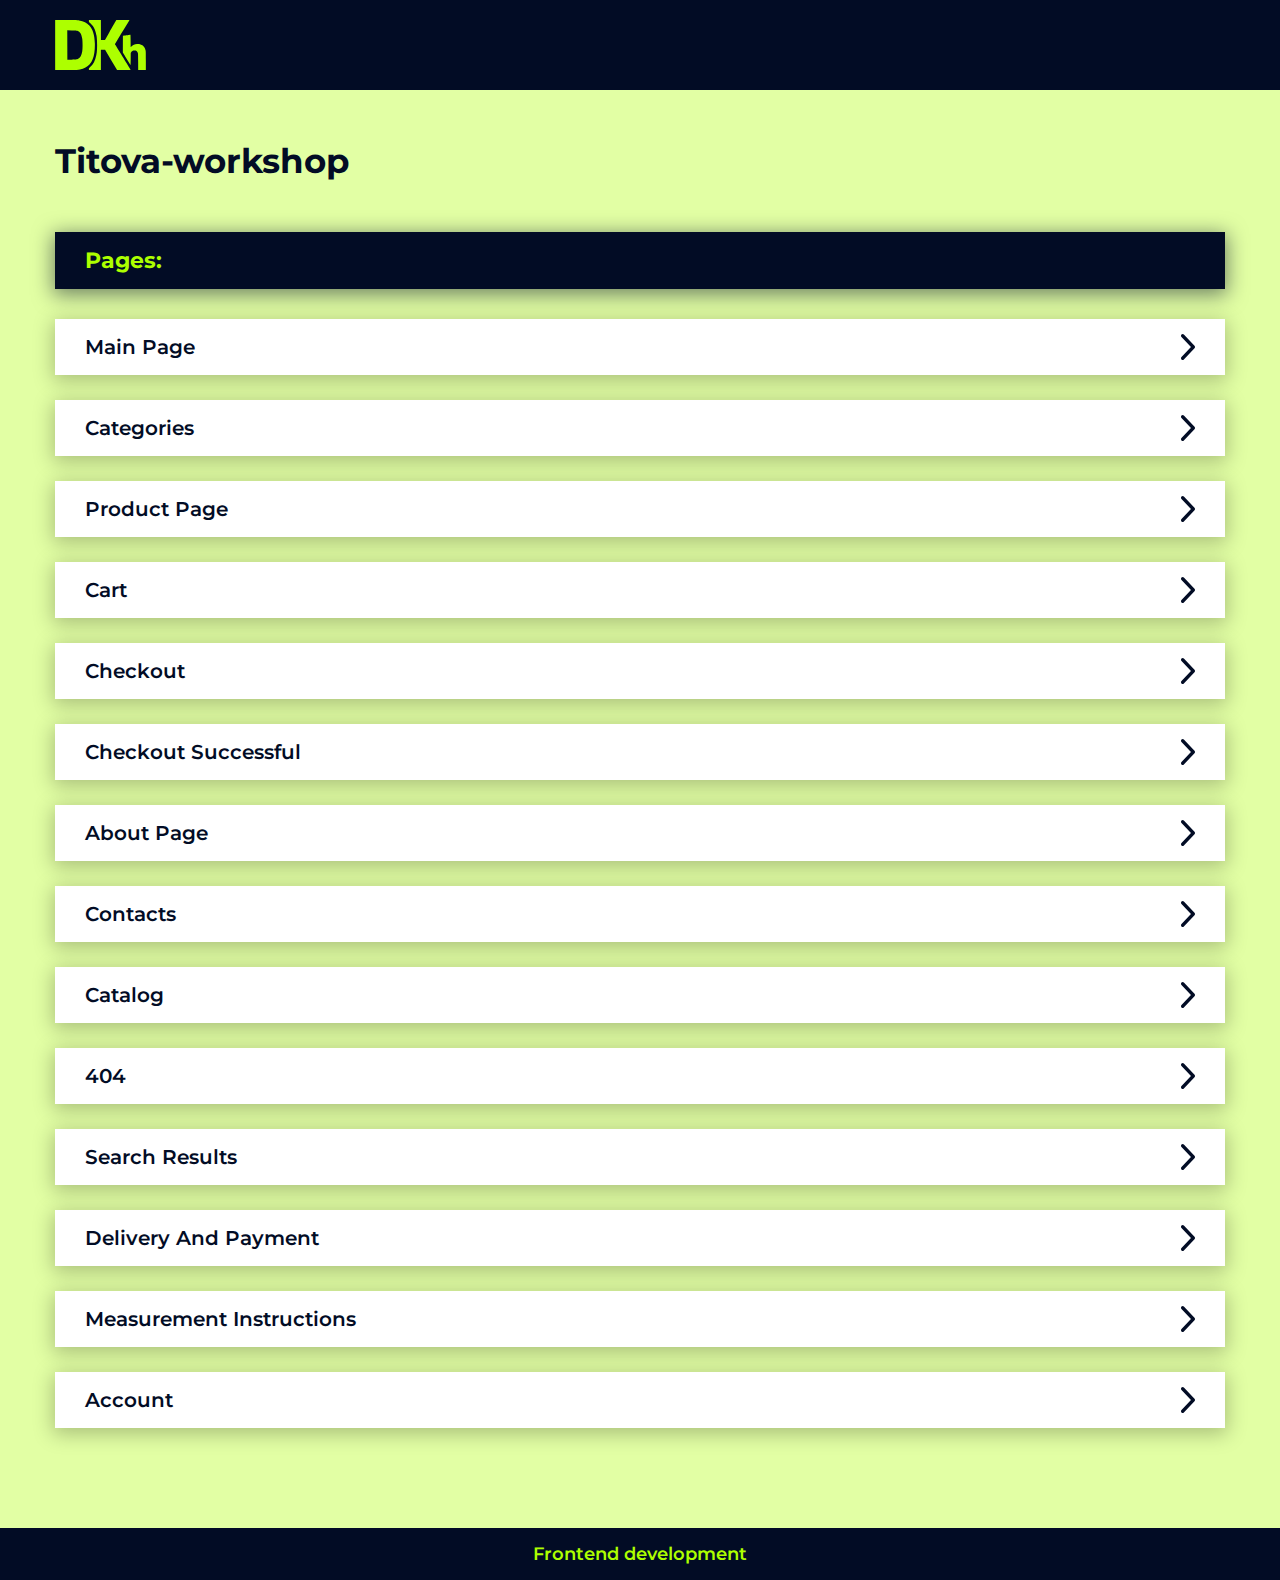
<file: index.html>
<!DOCTYPE html>
<html lang="ru">
	<head>
		<meta http-equiv="Content-Type" content="text/html; charset=utf-8">
		<!-- Переключение IE в последнию версию, на случай если в настройках пользователя стоит меньшая -->
		<meta http-equiv="X-UA-Compatible" content="IE=edge">

		<!-- Адаптирование страницы для мобильных устройств -->
		<meta name="viewport" content="width=device-width, initial-scale=1, maximum-scale=1">

		<!-- Запрет распознования номера телефона -->
		<meta name="format-detection" content="telephone=no">
		<meta name="SKYPE_TOOLBAR" content ="SKYPE_TOOLBAR_PARSER_COMPATIBLE">

		<!-- Заголовок страницы -->
		<title>Titova-workshop</title>

		<!-- Данное значение часто используют(использовали) поисковые системы -->
		<meta name="description" content="">
		<meta name="keywords" content="">

		<!-- Традиционная иконка сайта, размер 16x16, прозрачность поддерживается. Рекомендуемый формат: .ico или .png -->
		<link rel="shortcut icon" href="stubKhan_img/favicon.svg">

		<link href="https://fonts.googleapis.com/css2?family=Inter:wght@100;200;300;400;500;600;700;800;900&family=Montserrat:ital,wght@0,100;0,200;0,300;0,400;0,500;0,600;0,700;0,800;0,900;1,100;1,200;1,300;1,400;1,500;1,600;1,700;1,800;1,900&display=swap" rel="stylesheet">

		<!-- Подключение файлов стилей -->
		<link rel="stylesheet" href="stubKhan_css/stubKhan.css">
	</head>

	<body>
		<div class="wrap">
			<div class="main">
				<header>
					<div class="cont">
						<div class="logo">
							<img src="stubKhan_img/logo.svg" alt="">
						</div>
					</div>
				</header>

				<!-- Основная часть -->
				<section class="section_stub">
					<div class="cont">
						<h1>Titova-workshop</h1>

						<div class="list_title">Pages:</div>

						<div class="pages">
							<a href="./main.html" class="page" target="_blank">Main page</a>
							<a href="./category.html" class="page" target="_blank">Categories</a>
							<a href="./product.html" class="page" target="_blank">Product page</a>
							<a href="./cart.html" class="page" target="_blank">Cart</a>
							<a href="./checkout.html" class="page" target="_blank">Checkout</a>
							<a href="./success.html" class="page" target="_blank">Checkout successful</a>
							<a href="./about.html" class="page" target="_blank">About page</a>
							<a href="./contacts.html" class="page" target="_blank">Contacts</a>
							<a href="./catalog.html" class="page" target="_blank">Catalog</a>
							<a href="./404.html" class="page" target="_blank">404</a>
							<a href="./search_result.html" class="page" target="_blank">Search results</a>
							<a href="./delivery.html" class="page" target="_blank">Delivery and payment</a>
							<a href="./measurements.html" class="page" target="_blank">Measurement instructions</a>
							<a href="./profile.html" class="page" target="_blank">Account</a>
						</div>
					</div>
				</section>
				<!-- End Основная часть -->
			</div>

			<footer>
				<div class="cont">
					Frontend development
				</div>
			</footer>
		</div>
	</body>
</html>
</file>
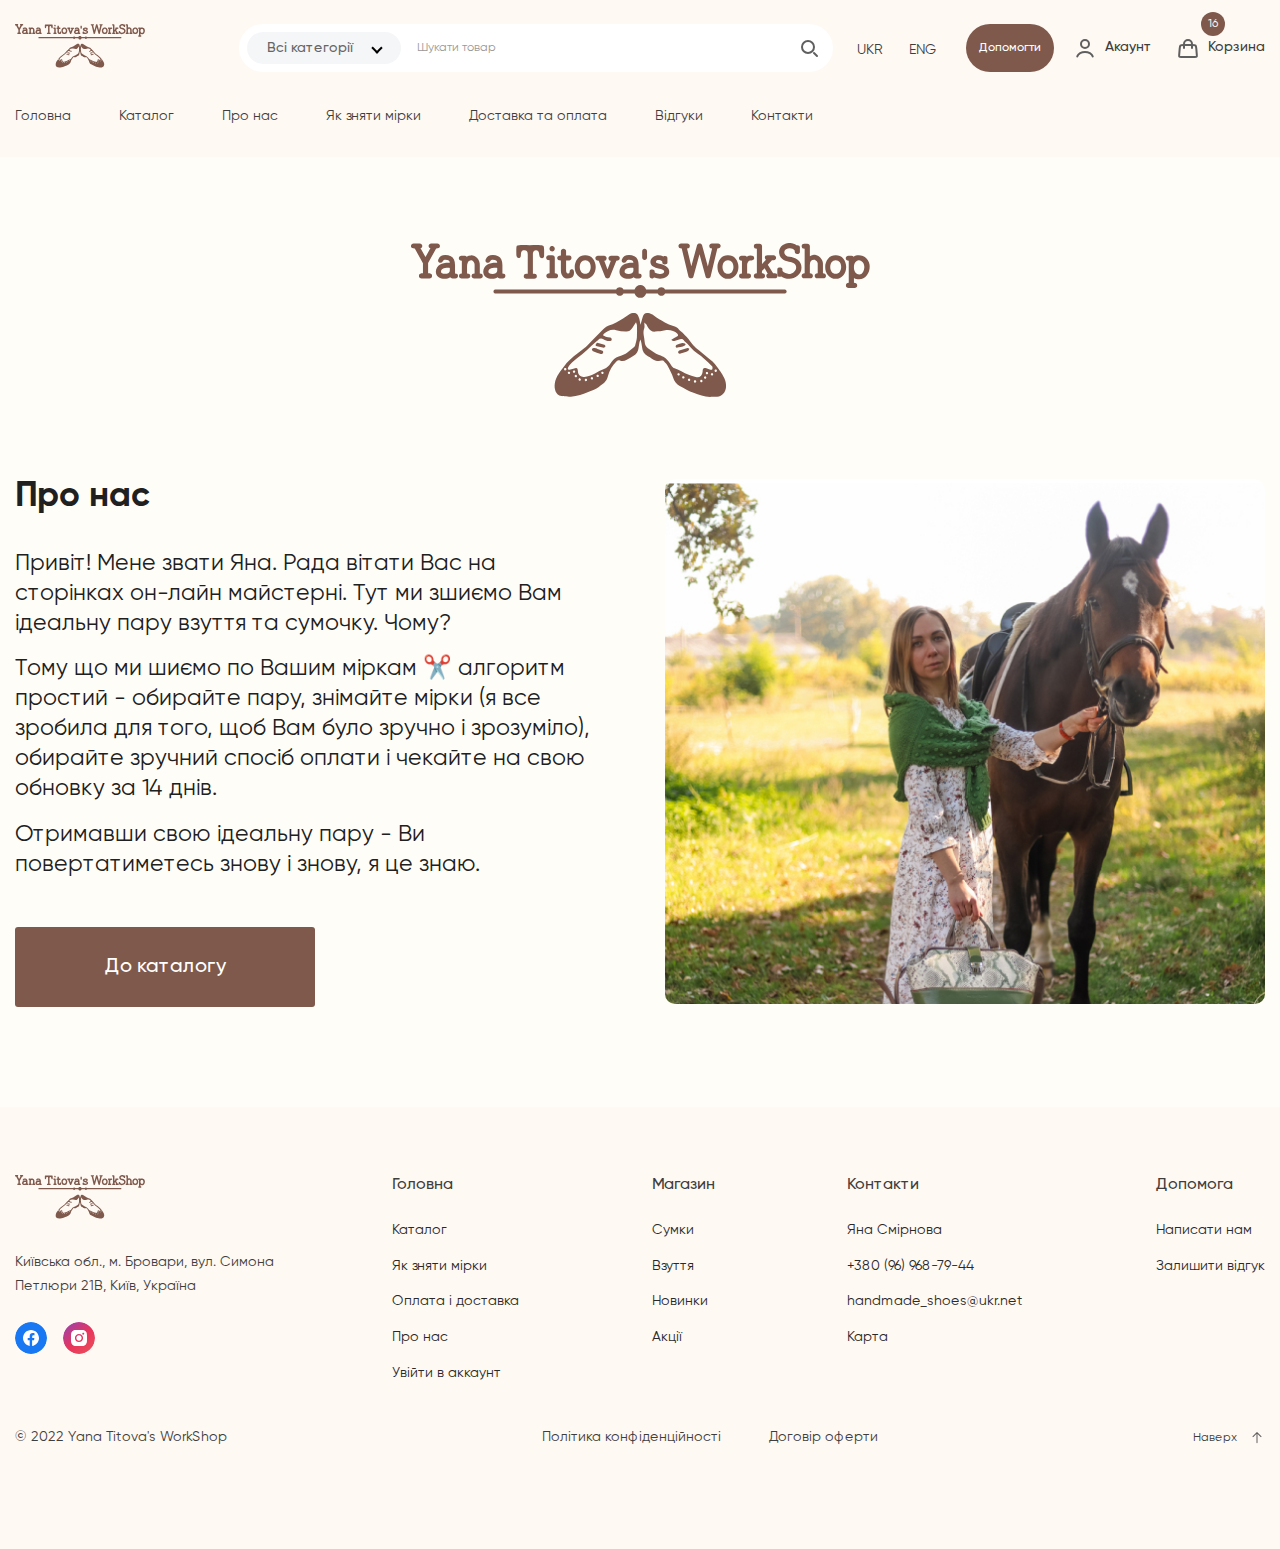
<file: about.html>
<!DOCTYPE html>
<html lang="ru">
	<head>
		<meta http-equiv="Content-Type" content="text/html; charset=utf-8">
		<!-- Переключение IE в последнию версию, на случай если в настройках пользователя стоит меньшая -->
		<meta http-equiv="X-UA-Compatible" content="IE=edge">

		<!-- Адаптирование страницы для мобильных устройств -->
		<meta name="viewport" content="width=device-width, initial-scale=1, maximum-scale=1">

		<!-- Запрет распознования номера телефона -->
		<meta name="format-detection" content="telephone=no">
		<meta name="SKYPE_TOOLBAR" content ="SKYPE_TOOLBAR_PARSER_COMPATIBLE">

		<!-- Заголовок страницы -->
		<title>Заголовок страницы</title>

		<!-- Данное значение часто используют(использовали) поисковые системы -->
		<meta name="description" content="">
		<meta name="keywords" content="">

		<!-- Традиционная иконка сайта, размер 16x16, прозрачность поддерживается. Рекомендуемый формат: .ico или .png -->
		<link rel="shortcut icon" href="images/favicon.ico">

		<link rel="preconnect" href="https://fonts.googleapis.com">
		<link rel="preconnect" href="https://fonts.gstatic.com" crossorigin>
		<link href="https://fonts.googleapis.com/css2?family=Gentium+Plus:ital,wght@0,400;0,700;1,700&display=swap" rel="stylesheet">

		<!-- Подключение файлов стилей -->
		<link rel="stylesheet" href="css/swiper-bundle.min.css">
		<link rel="stylesheet" href="css/fancybox.css">
		<link rel="stylesheet" href="css/jquery.rating.css">
		<link rel="stylesheet" href="css/intlTelInput.css">

		<link rel="stylesheet" href="css/styles.css">

		<link rel="stylesheet" href="css/response_1199.css" media="(max-width: 1199px)">
		<link rel="stylesheet" href="css/response_1024.css" media="(max-width: 1024px)">
		<link rel="stylesheet" href="css/response_767.css" media="(max-width: 767px)">
		<link rel="stylesheet" href="css/response_479.css" media="(max-width: 479px)">
	</head>

	<body>
		<div class="wrap">
			<div class="main">
				<!-- Шапка -->
				<div class="header_mob">
					<div class="cont flex">
						<div class="logo"><a href="/"><img src="images/logo.svg" alt=""></a></div>

						<div class="search_btn">
							<button type="button" class="mini_modal_link" data-modal-id="#search_mob">
								<svg width="30" height="30" viewBox="0 0 24 24" fill="none" xmlns="http://www.w3.org/2000/svg">
									<circle cx="11" cy="11" r="6" fill="none" stroke="currentColor" stroke-width="2"/>
									<path d="M20 20L17 17" stroke="currentColor" stroke-width="2" stroke-linecap="round"/>
								</svg>
							</button>
						</div>

						<button type="button" class="mob_menu_link">
							<span></span>
							<span></span>
							<span></span>
						</button>
					</div>
				</div>

				<header>
					<div class="top">
						<div class="cont flex">
							<div class="logo"><a href="/"><img src="images/logo.svg" alt=""></a></div>

							<form action="/" class="search">
								<div class="select_wrap">
									<select name="select_category">
										<option value="">Всі категорії</option>
										<option value="">Category 1</option>
										<option value="">Category 2</option>
										<option value="">Category 3</option>
										<option value="">Category 4</option>
										<option value="">Category 5</option>
									</select>
								</div>

								<input type="text" name="" value="" placeholder="Шукати товар" class="input">

								<button type="submit" class="submit_btn">
									<svg width="24" height="24" viewBox="0 0 24 24" fill="none" xmlns="http://www.w3.org/2000/svg">
										<circle cx="11" cy="11" r="6" fill="none" stroke="currentColor" stroke-width="2"/>
										<path d="M20 20L17 17" stroke="currentColor" stroke-width="2" stroke-linecap="round"/>
									</svg>
								</button>
							</form>

							<div class="lang">
								<a href="/">UKR</a>

								<a href="/">ENG</a>
							</div>

							<div class="link_btn"><button type="button" class="scroll_link" data-content="#">Допомогти</button></div>

							<div class="links flex">
								<a href="/" class="link modal_link" data-content="#signup_modal">
									<span class="icon">
										<svg width="24" height="24" viewBox="0 0 24 24" fill="none" xmlns="http://www.w3.org/2000/svg">
											<path d="M19.7274 20.4471C19.2716 19.1713 18.2672 18.0439 16.8701 17.2399C15.4729 16.4358 13.7611 16 12 16C10.2389 16 8.52706 16.4358 7.12991 17.2399C5.73276 18.0439 4.72839 19.1713 4.27259 20.4471" stroke="currentColor" stroke-width="2" stroke-linecap="round"/>
											<circle cx="12" cy="8" r="4" stroke="currentColor" stroke-width="2" stroke-linecap="round"/>
										</svg>
									</span>

									Акаунт
								</a>

								<a href="/" class="link">
									<span class="icon">
										<svg width="24" height="24" viewBox="0 0 24 24" fill="none" xmlns="http://www.w3.org/2000/svg">
											<path d="M8 12L8 8C8 5.79086 9.79086 4 12 4V4C14.2091 4 16 5.79086 16 8L16 12" stroke="currentColor" stroke-width="2" stroke-linecap="round"/>
											<path d="M3.69435 12.6678C3.83942 10.9269 3.91196 10.0565 4.48605 9.52824C5.06013 9 5.9336 9 7.68053 9H16.3195C18.0664 9 18.9399 9 19.514 9.52824C20.088 10.0565 20.1606 10.9269 20.3057 12.6678L20.8195 18.8339C20.904 19.8474 20.9462 20.3542 20.6491 20.6771C20.352 21 19.8435 21 18.8264 21H5.1736C4.15655 21 3.64802 21 3.35092 20.6771C3.05382 20.3542 3.09605 19.8474 3.18051 18.8339L3.69435 12.6678Z" stroke="currentColor" stroke-width="2"/>
										</svg>
									</span>

									Корзина

									<span class="cart_counter">16</span>
								</a>
							</div>
						</div>
					</div>

					<div class="bottom">
						<div class="cont">
							<nav class="menu flex">
								<div class="item"><a href="/">Головна</a></div>
								<div class="item"><a href="/">Каталог</a></div>
								<div class="item"><a href="/">Про нас</a></div>
								<div class="item"><a href="/">Як зняти мірки</a></div>
								<div class="item"><a href="/">Доставка та оплата</a></div>
								<div class="item"><a href="/">Відгуки</a></div>
								<div class="item"><a href="/">Контакти</a></div>
							</nav>
						</div>
					</div>
				</header>

				<div id="search_mob" class="search_mob mini_modal">
					<form action="/" class="search">
						<div class="select_wrap">
							<select name="select_category">
								<option value="">Всі категорії</option>
								<option value="">Category 1</option>
								<option value="">Category 2</option>
								<option value="">Category 3</option>
								<option value="">Category 4</option>
								<option value="">Category 5</option>
							</select>
						</div>

						<input type="text" name="" value="" placeholder="Шукати товар" class="input">

						<button type="submit" class="submit_btn">
							<svg width="24" height="24" viewBox="0 0 24 24" fill="none" xmlns="http://www.w3.org/2000/svg">
								<circle cx="11" cy="11" r="6" fill="none" stroke="currentColor" stroke-width="2"/>
								<path d="M20 20L17 17" stroke="currentColor" stroke-width="2" stroke-linecap="round"/>
							</svg>
						</button>
					</form>
				</div>
				<!-- End Шапка -->


				<!-- Основная часть -->
				<section class="about">
					<div class="cont">
						<div class="logo">
							<img src="images/logo-big.svg" alt="">
						</div>

						<h1 class="main_title left">Про нас</h1>

						<div class="img right">
							<img src="images/tmp/about_img.jpg" alt="">
						</div>

						<div class="left">
							<div class="text_block">
								<p>
									Привіт! Мене звати Яна. Рада вітати Вас на сторінках он-лайн майстерні. Тут ми зшиємо Вам ідеальну пару взуття та сумочку. Чому?
								</p>

								<p>
									Тому що ми шиємо по Вашим міркам ✂️ алгоритм простий - обирайте пару, знімайте мірки (я все зробила для того, щоб Вам було зручно і зрозуміло), обирайте зручний спосіб оплати і чекайте на свою обновку за 14 днів.
								</p>

								<p>
									Отримавши свою ідеальну пару - Ви повертатиметесь знову і знову, я це знаю.
								</p>
							</div>

							<div class="link_btn"><a href="/">До каталогу</a></div>
						</div>

						<div class="clear"></div>
					</div>
				</section>
				<!-- End Основная часть -->
			</div>


			<!-- Подвал -->
			<footer>
				<div class="top">
					<div class="cont flex">
						<div class="col_l">
							<div class="logo"><a href="/"><img src="images/logo.svg" alt=""></a></div>

							<div class="adress">Київська обл., м. Бровари, вул. Симона Петлюри 21В, Київ, Україна</div>

							<div class="socials flex">
								<a href="/" class="soc" target="_blank" rel="noopener">
									<svg width="32" height="32" viewBox="0 0 32 32" fill="none" xmlns="http://www.w3.org/2000/svg">
										<path d="M0 16C0 24.8366 7.16344 32 16 32C24.8366 32 32 24.8366 32 16C32 7.16344 24.8366 0 16 0C7.16344 0 0 7.16344 0 16Z" fill="#1877F2"/>
										<path d="M24 16C24 11.6 20.4 8 16 8C11.6 8 8 11.6 8 16C8 20 10.9 23.3 14.7 23.9V18.3H12.7V16H14.7V14.2C14.7 12.2 15.9 11.1 17.7 11.1C18.6 11.1 19.5 11.3 19.5 11.3V13.3H18.5C17.5 13.3 17.2 13.9 17.2 14.5V16H19.4L19 18.3H17.1V24C21.1 23.4 24 20 24 16Z" fill="white"/>
									</svg>
								</a>

								<a href="/" class="soc" target="_blank" rel="noopener">
									<svg width="32" height="32" viewBox="0 0 32 32" fill="none" xmlns="http://www.w3.org/2000/svg">
										<path d="M0 16C0 24.8366 7.16344 32 16 32C24.8366 32 32 24.8366 32 16C32 7.16344 24.8366 0 16 0C7.16344 0 0 7.16344 0 16Z" fill="url(#paint0_linear_113_10179)"/>
										<path d="M15.9978 13.3321C14.5289 13.3321 13.3301 14.5309 13.3301 15.9999C13.3301 17.4688 14.5289 18.6676 15.9978 18.6676C17.4668 18.6676 18.6656 17.4688 18.6656 15.9999C18.6656 14.5309 17.4668 13.3321 15.9978 13.3321ZM23.9991 15.9999C23.9991 14.8951 24.0091 13.8004 23.9471 12.6977C23.885 11.4168 23.5928 10.2801 22.6562 9.34348C21.7176 8.40486 20.5829 8.11467 19.302 8.05263C18.1973 7.99059 17.1026 8.0006 15.9999 8.0006C14.8951 8.0006 13.8004 7.99059 12.6977 8.05263C11.4168 8.11467 10.2801 8.40686 9.34348 9.34348C8.40486 10.2821 8.11467 11.4168 8.05263 12.6977C7.99059 13.8024 8.0006 14.8971 8.0006 15.9999C8.0006 17.1026 7.99059 18.1993 8.05263 19.302C8.11467 20.5829 8.40686 21.7196 9.34348 22.6562C10.2821 23.5948 11.4168 23.885 12.6977 23.9471C13.8024 24.0091 14.8971 23.9991 15.9999 23.9991C17.1046 23.9991 18.1993 24.0091 19.302 23.9471C20.5829 23.885 21.7196 23.5928 22.6562 22.6562C23.5948 21.7176 23.885 20.5829 23.9471 19.302C24.0111 18.1993 23.9991 17.1046 23.9991 15.9999ZM15.9978 20.1045C13.7264 20.1045 11.8932 18.2713 11.8932 15.9999C11.8932 13.7284 13.7264 11.8952 15.9978 11.8952C18.2693 11.8952 20.1025 13.7284 20.1025 15.9999C20.1025 18.2713 18.2693 20.1045 15.9978 20.1045ZM20.2707 12.6857C19.7403 12.6857 19.312 12.2574 19.312 11.727C19.312 11.1967 19.7403 10.7684 20.2707 10.7684C20.801 10.7684 21.2293 11.1967 21.2293 11.727C21.2294 11.853 21.2048 11.9777 21.1566 12.0941C21.1085 12.2105 21.0379 12.3162 20.9489 12.4052C20.8598 12.4943 20.7541 12.5649 20.6377 12.613C20.5213 12.6611 20.3966 12.6858 20.2707 12.6857Z" fill="white"/>
										<defs>
											<linearGradient id="paint0_linear_113_10179" x1="3.5" y1="4" x2="27" y2="32" gradientUnits="userSpaceOnUse">
												<stop stop-color="#A440A1"/>
												<stop offset="0.5" stop-color="#E8355C"/>
												<stop offset="1" stop-color="#EA4E5B"/>
											</linearGradient>
										</defs>
									</svg>
								</a>
							</div>
						</div>

						<div class="col_r">
							<div class="columns flex">
								<div class="column">
									<div class="title">Головна</div>

									<ul>
										<li><a href="/">Каталог</a></li>
										<li><a href="/">Як зняти мірки</a></li>
										<li><a href="/">Оплата і доставка</a></li>
										<li><a href="/">Про нас</a></li>
										<li><a href="/">Увійти в аккаунт</a></li>
									</ul>
								</div>

								<div class="column">
									<div class="title">Магазин</div>

									<ul>
										<li><a href="/">Сумки</a></li>
										<li><a href="/">Взуття</a></li>
										<li><a href="/">Новинки</a></li>
										<li><a href="/">Акції</a></li>
									</ul>
								</div>

								<div class="column">
									<div class="title">Контакти</div>

									<ul>
										<li><a href="/">Яна Смірнова</a></li>
										<li><a href="tel:+380969687944">+380 (96) 968-79-44</a></li>
										<li><a href="mailto:handmade_shoes@ukr.net">handmade_shoes@ukr.net</a></li>
										<li><a href="/">Карта</a></li>
									</ul>
								</div>

								<div class="column">
									<div class="title">Допомога</div>

									<ul>
										<li><a href="/" class="modal_link" data-content="#callback_modal">Написати нам</a></li>
										<li><a href="/" class="modal_link" data-content="#review_modal">Залишити відгук</a></li>
									</ul>
								</div>
							</div>
						</div>
					</div>
				</div>

				<div class="bottom">
					<div class="cont">
						<div class="grid flex">
							<div class="copy">&copy; 2022 Yana Titova's WorkShop</div>

							<div class="links flex">
								<a href="/">Політика конфіденційності</a>
								<a href="/">Договір оферти</a>
							</div>

							<div class="up_btn">
								<button type="button">
									Наверх

									<svg class="icon" width="16" height="16" viewBox="0 0 16 16" fill="none" xmlns="http://www.w3.org/2000/svg">
										<path d="M4.35355 7.02018C4.15829 7.21544 3.84171 7.21544 3.64645 7.02018C3.45118 6.82492 3.45118 6.50834 3.64645 6.31307L4.35355 7.02018ZM8 2.66663L7.64645 2.31307L8 1.95952L8.35355 2.31307L8 2.66663ZM12.3536 6.31307C12.5488 6.50833 12.5488 6.82492 12.3536 7.02018C12.1583 7.21544 11.8417 7.21544 11.6464 7.02018L12.3536 6.31307ZM8.5 12.6666C8.5 12.9428 8.27614 13.1666 8 13.1666C7.72386 13.1666 7.5 12.9428 7.5 12.6666L8.5 12.6666ZM3.64645 6.31307L7.64645 2.31307L8.35355 3.02018L4.35355 7.02018L3.64645 6.31307ZM8.35355 2.31307L12.3536 6.31307L11.6464 7.02018L7.64645 3.02018L8.35355 2.31307ZM8.5 2.66663L8.5 12.6666L7.5 12.6666L7.5 2.66663L8.5 2.66663Z" fill="currentColor"/>
									</svg>
								</button>
							</div>
						</div>
					</div>
				</div>
			</footer>
			<!-- End Подвал -->
		</div>

		<div class="supports_error">
			Ваш браузер устарел рекомендуем обновить его до последней версии<br /> или использовать другой более современный.
		</div>

		<div class="overlay"></div>


		<section class="modal" id="signup_modal">
			<div class="modal_title">Зареєструватись та отримати 10% знижки</div>

			<div class="modal_subtitle">Ви вже маєте обліковий запис? <a href="/" class="modal_link" data-content="#login_modal">Увійти</a></div>

			<form action="/" class="modal_data form">
				<div class="line_form">
					<div class="label">Ваш Email</div>

					<input type="email" name="email" class="input">
				</div>

				<div class="line_form">
					<div class="label">Ваш пароль</div>

					<div class="field field_password">
						<input type="password" name="password" class="input" placeholder="6-20 символів">

						<div class="show_password">
							<button type="button">
								<svg width="20" height="14" viewBox="0 0 20 14" fill="none" xmlns="http://www.w3.org/2000/svg">
									<path fill-rule="evenodd" clip-rule="evenodd" d="M0.947625 5.53439C0.613728 5.99052 0.380584 6.35011 0.254227 6.56588L0 7L0.254227 7.43412C0.380584 7.64989 0.613728 8.00948 0.947625 8.46561C1.50014 9.2204 2.14064 9.9747 2.8647 10.6812C4.97881 12.7441 7.36906 14 10 14C12.6309 14 15.0212 12.7441 17.1353 10.6812C17.8594 9.9747 18.4999 9.2204 19.0524 8.46561C19.3863 8.00948 19.6194 7.64989 19.7458 7.43412L20 7L19.7458 6.56588C19.6194 6.35011 19.3863 5.99052 19.0524 5.53439C18.4999 4.7796 17.8594 4.0253 17.1353 3.31878C15.0212 1.25588 12.6309 0 10 0C7.36906 0 4.97881 1.25588 2.8647 3.31878C2.14064 4.0253 1.50014 4.7796 0.947625 5.53439ZM2.40701 7.44845C2.2914 7.29051 2.18591 7.14044 2.09087 7C2.18591 6.85956 2.2914 6.70949 2.40701 6.55155C2.90533 5.87079 3.48381 5.18954 4.13286 4.55622C5.9419 2.79099 7.92316 1.75 10 1.75C12.0768 1.75 14.0581 2.79099 15.8671 4.55622C16.5162 5.18954 17.0947 5.87079 17.593 6.55155C17.7086 6.70949 17.8141 6.85956 17.9091 7C17.8141 7.14044 17.7086 7.29051 17.593 7.44845C17.0947 8.12921 16.5162 8.81046 15.8671 9.44378C14.0581 11.209 12.0768 12.25 10 12.25C7.92316 12.25 5.9419 11.209 4.13286 9.44378C3.48381 8.81046 2.90533 8.12921 2.40701 7.44845ZM10 10.5C8.01902 10.5 6.41312 8.933 6.41312 7C6.41312 5.067 8.01902 3.5 10 3.5C11.981 3.5 13.5869 5.067 13.5869 7C13.5869 8.933 11.981 10.5 10 10.5ZM11.7934 7C11.7934 7.9665 10.9905 8.75 10 8.75C9.00951 8.75 8.20656 7.9665 8.20656 7C8.20656 6.0335 9.00951 5.25 10 5.25C10.9905 5.25 11.7934 6.0335 11.7934 7Z" fill="currentColor"/>
								</svg>
							</button>
						</div>
					</div>
				</div>

				<div class="submit">
					<button type="submit" class="submit_btn">Зареєструватися</button>
				</div>

				<div class="desc">В деякий час ми надсилаємо коди купонів</div>
			</form>
		</section>


		<section class="modal" id="login_modal">
			<div class="modal_title">Увійти в обліковий запис</div>

			<div class="modal_subtitle">Немає облікового запису? <a href="/" class="modal_link" data-content="#signup_modal">Зареєструватися</a></div>

			<form action="/" class="modal_data form">
				<div class="line_form">
					<div class="label">Ваш Email</div>

					<input type="email" name="email" class="input">
				</div>

				<div class="line_form">
					<div class="label">Ваш пароль</div>

					<div class="field field_password">
						<input type="password" name="password" class="input" placeholder="6-20 символів">

						<div class="show_password">
							<button type="button">
								<svg width="20" height="14" viewBox="0 0 20 14" fill="none" xmlns="http://www.w3.org/2000/svg">
									<path fill-rule="evenodd" clip-rule="evenodd" d="M0.947625 5.53439C0.613728 5.99052 0.380584 6.35011 0.254227 6.56588L0 7L0.254227 7.43412C0.380584 7.64989 0.613728 8.00948 0.947625 8.46561C1.50014 9.2204 2.14064 9.9747 2.8647 10.6812C4.97881 12.7441 7.36906 14 10 14C12.6309 14 15.0212 12.7441 17.1353 10.6812C17.8594 9.9747 18.4999 9.2204 19.0524 8.46561C19.3863 8.00948 19.6194 7.64989 19.7458 7.43412L20 7L19.7458 6.56588C19.6194 6.35011 19.3863 5.99052 19.0524 5.53439C18.4999 4.7796 17.8594 4.0253 17.1353 3.31878C15.0212 1.25588 12.6309 0 10 0C7.36906 0 4.97881 1.25588 2.8647 3.31878C2.14064 4.0253 1.50014 4.7796 0.947625 5.53439ZM2.40701 7.44845C2.2914 7.29051 2.18591 7.14044 2.09087 7C2.18591 6.85956 2.2914 6.70949 2.40701 6.55155C2.90533 5.87079 3.48381 5.18954 4.13286 4.55622C5.9419 2.79099 7.92316 1.75 10 1.75C12.0768 1.75 14.0581 2.79099 15.8671 4.55622C16.5162 5.18954 17.0947 5.87079 17.593 6.55155C17.7086 6.70949 17.8141 6.85956 17.9091 7C17.8141 7.14044 17.7086 7.29051 17.593 7.44845C17.0947 8.12921 16.5162 8.81046 15.8671 9.44378C14.0581 11.209 12.0768 12.25 10 12.25C7.92316 12.25 5.9419 11.209 4.13286 9.44378C3.48381 8.81046 2.90533 8.12921 2.40701 7.44845ZM10 10.5C8.01902 10.5 6.41312 8.933 6.41312 7C6.41312 5.067 8.01902 3.5 10 3.5C11.981 3.5 13.5869 5.067 13.5869 7C13.5869 8.933 11.981 10.5 10 10.5ZM11.7934 7C11.7934 7.9665 10.9905 8.75 10 8.75C9.00951 8.75 8.20656 7.9665 8.20656 7C8.20656 6.0335 9.00951 5.25 10 5.25C10.9905 5.25 11.7934 6.0335 11.7934 7Z" fill="currentColor"/>
								</svg>
							</button>
						</div>
					</div>
				</div>

				<div class="line_flex flex">
					<div class="line_form">
						<div class="checkbox">
							<label class="label_check">
								<input type="checkbox" name="save_password">

								<span class="check_text">Зберегти пароль</span>
							</label>
						</div>
					</div>

					<div class="line_form">
						<div class="forgot_password"><a href="/">Забули пароль?</a></div>
					</div>
				</div>

				<div class="submit">
					<button type="submit" class="submit_btn">Увійти</button>
				</div>
			</form>
		</section>


		<section class="modal" id="review_modal">
			<div class="modal_title">Напишіть свій відгук</div>

			<form action="/" class="modal_data form">
				<div class="line_form">
					<div class="rating">
						<div class="star">
							<input name="review_rate" type="radio" class="wow" value="1">
							<input name="review_rate" type="radio" class="wow" value="2">
							<input name="review_rate" type="radio" class="wow" value="3">
							<input name="review_rate" type="radio" class="wow" value="4">
							<input name="review_rate" type="radio" class="wow" value="5">

							<div class="clear"></div>
						</div>
					</div>
				</div>

				<div class="line_form">
					<div class="label">Ваше ім'я</div>

					<input type="text" name="name" class="input">
				</div>

				<div class="line_form">
					<div class="label">Ваш відгук</div>

					<div class="field field_add_photo">
						<textarea name="review_text"></textarea>

						<label for="file_review" class="add_file_btn">
							<span class="icon">
								<svg width="16" height="16" viewBox="0 0 16 16" fill="none" xmlns="http://www.w3.org/2000/svg">
									<path fill-rule="evenodd" clip-rule="evenodd" d="M8.66667 14H1.33333V1.33333H14V8.66667C14 9.03486 14.2985 9.33333 14.6667 9.33333C15.0349 9.33333 15.3333 9.03486 15.3333 8.66667V0.666667C15.3333 0.298477 15.0349 0 14.6667 0H0.666667C0.298477 0 0 0.298477 0 0.666667V14.6667C0 15.0349 0.298477 15.3333 0.666667 15.3333H8.66667C9.03486 15.3333 9.33333 15.0349 9.33333 14.6667C9.33333 14.2985 9.03486 14 8.66667 14ZM11.8047 6.86193C11.5444 6.60158 11.1223 6.60158 10.8619 6.86193L7.93744 9.78641L5.73333 8.13333C5.46792 7.93427 5.09652 7.96067 4.86193 8.19526L2.86193 10.1953C2.60158 10.4556 2.60158 10.8777 2.86193 11.1381C3.12228 11.3984 3.54439 11.3984 3.80474 11.1381L5.39589 9.54692L7.6 11.2C7.86541 11.3991 8.23681 11.3727 8.4714 11.1381L11.8047 7.80474C12.0651 7.54439 12.0651 7.12228 11.8047 6.86193ZM6 6.66667C4.89543 6.66667 4 5.77124 4 4.66667C4 3.5621 4.89543 2.66667 6 2.66667C7.10457 2.66667 8 3.5621 8 4.66667C8 5.77124 7.10457 6.66667 6 6.66667ZM6.66667 4.66667C6.66667 5.03486 6.36819 5.33333 6 5.33333C5.63181 5.33333 5.33333 5.03486 5.33333 4.66667C5.33333 4.29848 5.63181 4 6 4C6.36819 4 6.66667 4.29848 6.66667 4.66667ZM12.6667 11.3333C12.6667 10.9651 12.9651 10.6667 13.3333 10.6667C13.7015 10.6667 14 10.9651 14 11.3333V12.6667H12.6667V11.3333ZM12.6667 14H11.3333C10.9651 14 10.6667 13.7015 10.6667 13.3333C10.6667 12.9651 10.9651 12.6667 11.3333 12.6667H12.6667V14ZM12.6667 14H14V15.3333C14 15.7015 13.7015 16 13.3333 16C12.9651 16 12.6667 15.7015 12.6667 15.3333V14ZM14 14V12.6667H15.3333C15.7015 12.6667 16 12.9651 16 13.3333C16 13.7015 15.7015 14 15.3333 14H14Z" fill="currentColor"/>
								</svg>
							</span>
						</label>
					</div>

					<div class="file">
						<input type="file" name="" id="file_review">

						<div class="images flex">
							<div class="img"><img src="images/tmp/review_img.jpg" alt=""></div>
							<div class="img"><img src="images/tmp/review_img2.jpg" alt=""></div>
							<div class="img"><img src="images/tmp/review_img3.jpg" alt=""></div>
						</div>
					</div>
				</div>

				<div class="submit">
					<button type="submit" class="submit_btn">Надіслати відгук</button>
				</div>
			</form>
		</section>


		<section class="modal modal_callback" id="callback_modal">
			<div class="modal_title center">Зв'язатись з нами</div>

			<form action="/" class="modal_data form">
				<div class="line_flex flex">
					<div class="line_form">
						<div class="label">Ваше ім'я</div>

						<input type="text" name="email" class="input" placeholder="Олег Лазорик">
					</div>

					<div class="line_form">
						<div class="label">Ваш Email</div>

						<input type="email" name="email" class="input">
					</div>
				</div>

				<div class="line_form">
					<div class="label">Тема</div>

					<input type="text" name="subject" class="input">
				</div>

				<div class="line_form">
					<div class="label">Ваше повідомлення</div>

					<textarea></textarea>
				</div>

				<div class="submit">
					<button type="submit" class="submit_btn">Відправити</button>
				</div>
			</form>
		</section>


		<!-- Подключение javascript файлов -->
		<script src="js/jquery-3.5.0.min.js"></script>
		<script src="js/jquery-migrate-1.4.1.min.js"></script>

		<script src="js/lozad.min.js"></script>

		<script src="js/swiper-bundle.min.js"></script>
		<script src="js/fancybox.min.js"></script>
		<script src="js/jquery.rating.pack.js"></script>

		<script src="js/inputmask.min.js"></script>
		<script src="js/nice-select.js"></script>
		<script src="js/intlTelInput-jquery.min.js"></script>

		<script src="js/functions.js"></script>
		<script src="js/scripts.js"></script>
	</body>
</html>
</file>
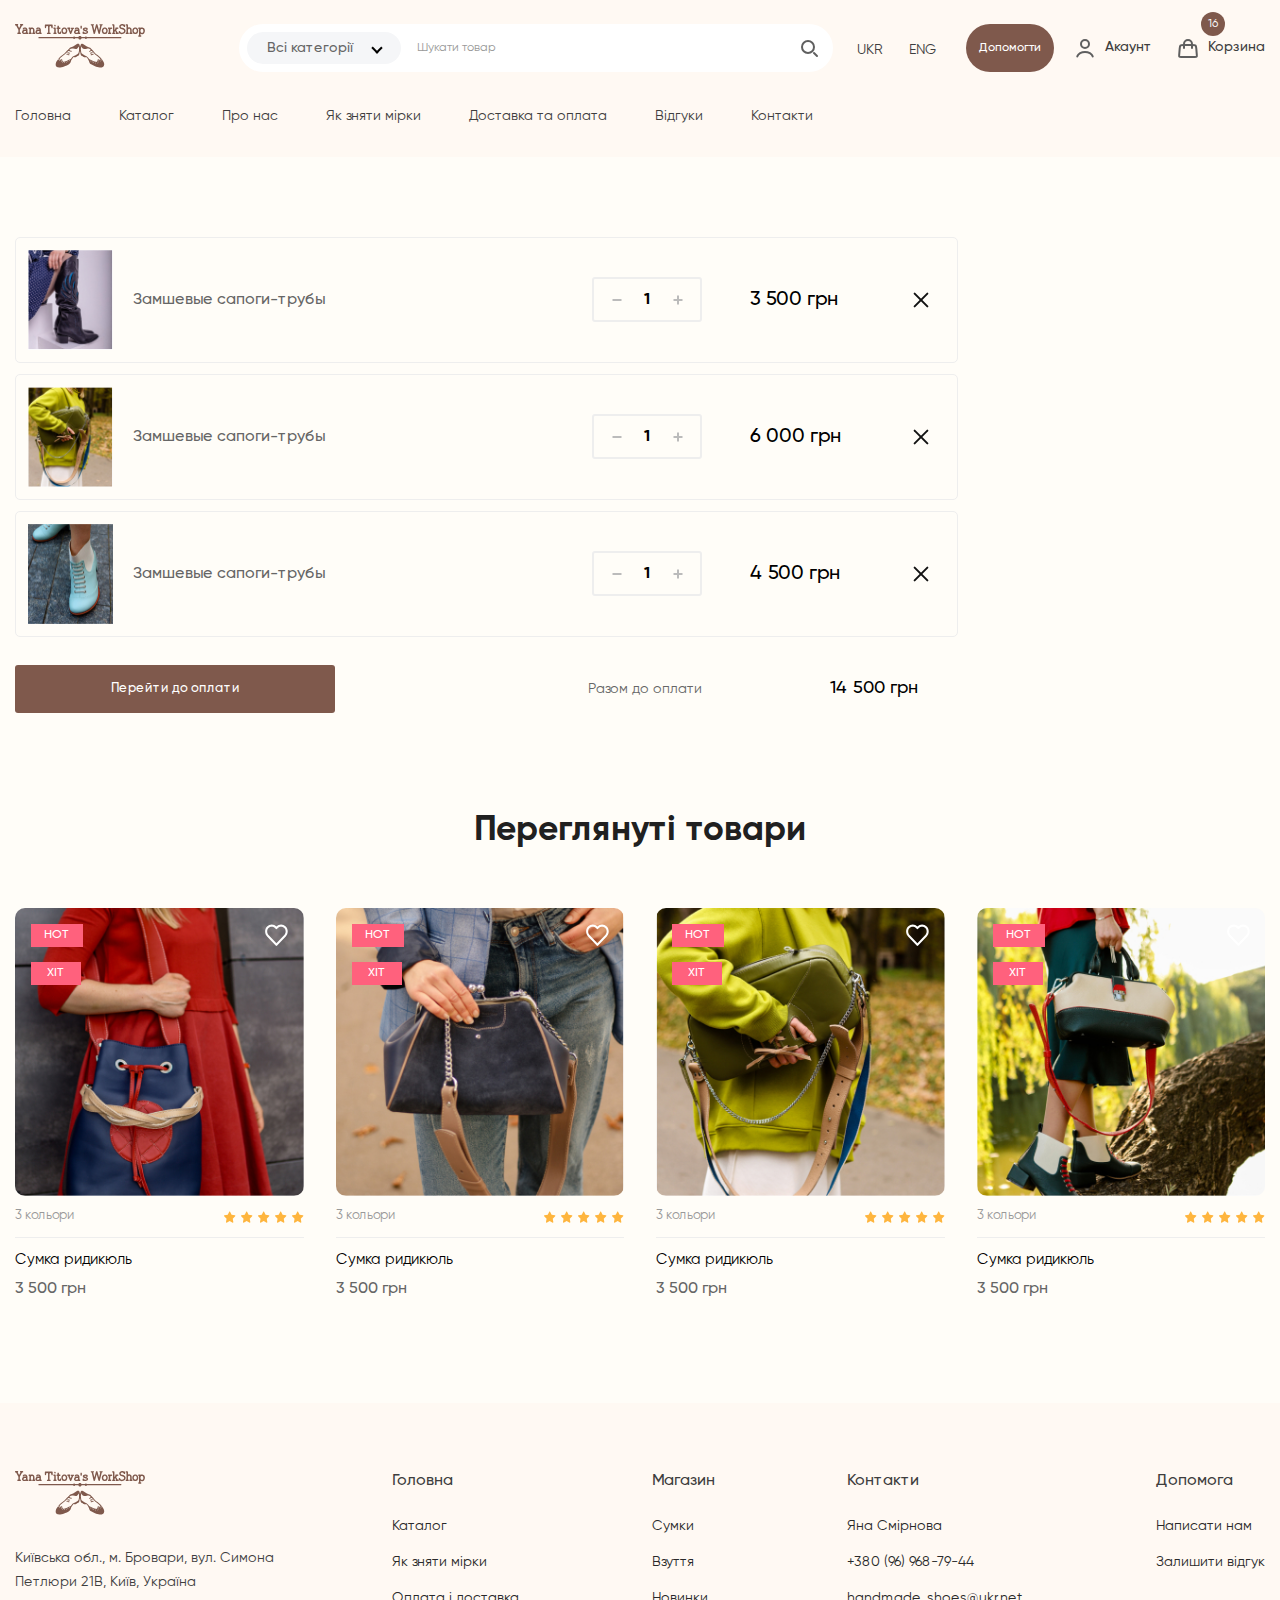
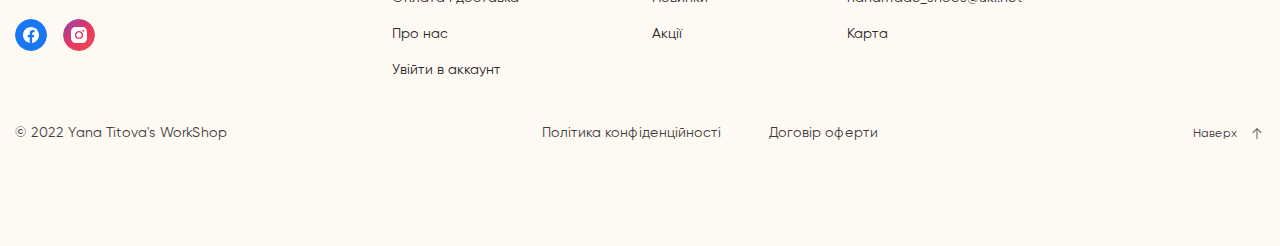
<file: cart.html>
<!DOCTYPE html>
<html lang="ru">
	<head>
		<meta http-equiv="Content-Type" content="text/html; charset=utf-8">
		<!-- Переключение IE в последнию версию, на случай если в настройках пользователя стоит меньшая -->
		<meta http-equiv="X-UA-Compatible" content="IE=edge">

		<!-- Адаптирование страницы для мобильных устройств -->
		<meta name="viewport" content="width=device-width, initial-scale=1, maximum-scale=1">

		<!-- Запрет распознования номера телефона -->
		<meta name="format-detection" content="telephone=no">
		<meta name="SKYPE_TOOLBAR" content ="SKYPE_TOOLBAR_PARSER_COMPATIBLE">

		<!-- Заголовок страницы -->
		<title>Заголовок страницы</title>

		<!-- Данное значение часто используют(использовали) поисковые системы -->
		<meta name="description" content="">
		<meta name="keywords" content="">

		<!-- Традиционная иконка сайта, размер 16x16, прозрачность поддерживается. Рекомендуемый формат: .ico или .png -->
		<link rel="shortcut icon" href="images/favicon.ico">

		<link rel="preconnect" href="https://fonts.googleapis.com">
		<link rel="preconnect" href="https://fonts.gstatic.com" crossorigin>
		<link href="https://fonts.googleapis.com/css2?family=Gentium+Plus:ital,wght@0,400;0,700;1,700&display=swap" rel="stylesheet">

		<!-- Подключение файлов стилей -->
		<link rel="stylesheet" href="css/swiper-bundle.min.css">
		<link rel="stylesheet" href="css/fancybox.css">
		<link rel="stylesheet" href="css/jquery.rating.css">
		<link rel="stylesheet" href="css/intlTelInput.css">

		<link rel="stylesheet" href="css/styles.css">

		<link rel="stylesheet" href="css/response_1199.css" media="(max-width: 1199px)">
		<link rel="stylesheet" href="css/response_1024.css" media="(max-width: 1024px)">
		<link rel="stylesheet" href="css/response_767.css" media="(max-width: 767px)">
		<link rel="stylesheet" href="css/response_479.css" media="(max-width: 479px)">
	</head>

	<body>
		<div class="wrap">
			<div class="main">
				<!-- Шапка -->
				<div class="header_mob">
					<div class="cont flex">
						<div class="logo"><a href="/"><img src="images/logo.svg" alt=""></a></div>

						<div class="search_btn">
							<button type="button" class="mini_modal_link" data-modal-id="#search_mob">
								<svg width="30" height="30" viewBox="0 0 24 24" fill="none" xmlns="http://www.w3.org/2000/svg">
									<circle cx="11" cy="11" r="6" fill="none" stroke="currentColor" stroke-width="2"/>
									<path d="M20 20L17 17" stroke="currentColor" stroke-width="2" stroke-linecap="round"/>
								</svg>
							</button>
						</div>

						<button type="button" class="mob_menu_link">
							<span></span>
							<span></span>
							<span></span>
						</button>
					</div>
				</div>

				<header>
					<div class="top">
						<div class="cont flex">
							<div class="logo"><a href="/"><img src="images/logo.svg" alt=""></a></div>

							<form action="/" class="search">
								<div class="select_wrap">
									<select name="select_category">
										<option value="">Всі категорії</option>
										<option value="">Category 1</option>
										<option value="">Category 2</option>
										<option value="">Category 3</option>
										<option value="">Category 4</option>
										<option value="">Category 5</option>
									</select>
								</div>

								<input type="text" name="" value="" placeholder="Шукати товар" class="input">

								<button type="submit" class="submit_btn">
									<svg width="24" height="24" viewBox="0 0 24 24" fill="none" xmlns="http://www.w3.org/2000/svg">
										<circle cx="11" cy="11" r="6" fill="none" stroke="currentColor" stroke-width="2"/>
										<path d="M20 20L17 17" stroke="currentColor" stroke-width="2" stroke-linecap="round"/>
									</svg>
								</button>
							</form>

							<div class="lang">
								<a href="/">UKR</a>

								<a href="/">ENG</a>
							</div>

							<div class="link_btn"><button type="button" class="scroll_link" data-content="#">Допомогти</button></div>

							<div class="links flex">
								<a href="/" class="link modal_link" data-content="#signup_modal">
									<span class="icon">
										<svg width="24" height="24" viewBox="0 0 24 24" fill="none" xmlns="http://www.w3.org/2000/svg">
											<path d="M19.7274 20.4471C19.2716 19.1713 18.2672 18.0439 16.8701 17.2399C15.4729 16.4358 13.7611 16 12 16C10.2389 16 8.52706 16.4358 7.12991 17.2399C5.73276 18.0439 4.72839 19.1713 4.27259 20.4471" stroke="currentColor" stroke-width="2" stroke-linecap="round"/>
											<circle cx="12" cy="8" r="4" stroke="currentColor" stroke-width="2" stroke-linecap="round"/>
										</svg>
									</span>

									Акаунт
								</a>

								<a href="/" class="link">
									<span class="icon">
										<svg width="24" height="24" viewBox="0 0 24 24" fill="none" xmlns="http://www.w3.org/2000/svg">
											<path d="M8 12L8 8C8 5.79086 9.79086 4 12 4V4C14.2091 4 16 5.79086 16 8L16 12" stroke="currentColor" stroke-width="2" stroke-linecap="round"/>
											<path d="M3.69435 12.6678C3.83942 10.9269 3.91196 10.0565 4.48605 9.52824C5.06013 9 5.9336 9 7.68053 9H16.3195C18.0664 9 18.9399 9 19.514 9.52824C20.088 10.0565 20.1606 10.9269 20.3057 12.6678L20.8195 18.8339C20.904 19.8474 20.9462 20.3542 20.6491 20.6771C20.352 21 19.8435 21 18.8264 21H5.1736C4.15655 21 3.64802 21 3.35092 20.6771C3.05382 20.3542 3.09605 19.8474 3.18051 18.8339L3.69435 12.6678Z" stroke="currentColor" stroke-width="2"/>
										</svg>
									</span>

									Корзина

									<span class="cart_counter">16</span>
								</a>
							</div>
						</div>
					</div>

					<div class="bottom">
						<div class="cont">
							<nav class="menu flex">
								<div class="item"><a href="/">Головна</a></div>
								<div class="item"><a href="/">Каталог</a></div>
								<div class="item"><a href="/">Про нас</a></div>
								<div class="item"><a href="/">Як зняти мірки</a></div>
								<div class="item"><a href="/">Доставка та оплата</a></div>
								<div class="item"><a href="/">Відгуки</a></div>
								<div class="item"><a href="/">Контакти</a></div>
							</nav>
						</div>
					</div>
				</header>

				<div id="search_mob" class="search_mob mini_modal">
					<form action="/" class="search">
						<div class="select_wrap">
							<select name="select_category">
								<option value="">Всі категорії</option>
								<option value="">Category 1</option>
								<option value="">Category 2</option>
								<option value="">Category 3</option>
								<option value="">Category 4</option>
								<option value="">Category 5</option>
							</select>
						</div>

						<input type="text" name="" value="" placeholder="Шукати товар" class="input">

						<button type="submit" class="submit_btn">
							<svg width="24" height="24" viewBox="0 0 24 24" fill="none" xmlns="http://www.w3.org/2000/svg">
								<circle cx="11" cy="11" r="6" fill="none" stroke="currentColor" stroke-width="2"/>
								<path d="M20 20L17 17" stroke="currentColor" stroke-width="2" stroke-linecap="round"/>
							</svg>
						</button>
					</form>
				</div>
				<!-- End Шапка -->


				<!-- Основная часть -->
				<section class="cart">
					<div class="cont">
						<div class="box">
							<div class="cart_item">
								<div class="thumb">
									<img data-src="images/tmp/cart_img.jpg" alt="" class="lozad">
								</div>

								<div class="name"><a href="/">Замшевые сапоги-трубы</a></div>

								<div class="amount">
									<div class="val flex">
										<button type="button" class="minus"></button>

										<input type="text" value="1" data-minimum="1" data-maximum="999" data-step="1" class="input" maxlength="3">

										<button type="button" class="plus"></button>
									</div>
								</div>

								<div class="price">3 500 грн</div>

								<a href="/" class="delete"></a>
							</div>

							<div class="cart_item">
								<div class="thumb">
									<img data-src="images/tmp/cart_img2.jpg" alt="" class="lozad">
								</div>

								<div class="name"><a href="/">Замшевые сапоги-трубы</a></div>

								<div class="amount">
									<div class="val flex">
										<button type="button" class="minus"></button>

										<input type="text" value="1" data-minimum="1" data-maximum="999" data-step="1" class="input" maxlength="3">

										<button type="button" class="plus"></button>
									</div>
								</div>

								<div class="price">6 000 грн</div>

								<a href="/" class="delete"></a>
							</div>

							<div class="cart_item">
								<div class="thumb">
									<img data-src="images/tmp/cart_img3.jpg" alt="" class="lozad">
								</div>

								<div class="name"><a href="/">Замшевые сапоги-трубы</a></div>

								<div class="amount">
									<div class="val flex">
										<button type="button" class="minus"></button>

										<input type="text" value="1" data-minimum="1" data-maximum="999" data-step="1" class="input" maxlength="3">

										<button type="button" class="plus"></button>
									</div>
								</div>

								<div class="price">4 500 грн</div>

								<a href="/" class="delete"></a>
							</div>

							<div class="cart_total">
								<div class="link_btn"><a href="/">Перейти до оплати</a></div>

								<div class="total_text">Разом до оплати</div>

								<div class="total_price">14 500 грн</div>
							</div>
						</div>
					</div>
				</section>

				<section class="products">
					<div class="cont">
						<div class="main_title center">Переглянуті товари</div>

						<div class="grid flex">
							<div class="item">
								<div class="thumb">
									<img data-src="images/product.jpg" alt="" class="lozad">

									<div class="tags">
										<div class="tag">HOT</div>

										<div class="tag">ХІТ</div>
									</div>

									<button type="button" class="favorite_btn">
										<svg width="23" height="22" viewBox="0 0 23 22" fill="none" xmlns="http://www.w3.org/2000/svg">
											<path fill-rule="evenodd" clip-rule="evenodd" d="M20.7551 12.4676C23.3404 9.72696 23.3404 5.28322 20.7551 2.54256C18.1763 -0.191257 13.9989 -0.198088 11.4121 2.52206C8.82521 -0.198088 4.64784 -0.191257 2.06899 2.54256C-0.516323 5.28322 -0.516323 9.72696 2.06899 12.4676L10.6858 21.6041C11.0863 22.0289 11.7358 22.0289 12.1364 21.6042L20.7551 12.4676ZM19.3046 10.9299L11.4112 19.2976L3.51963 10.93C1.73536 9.03854 1.73536 5.97173 3.51955 4.08033C5.30374 2.18893 8.19671 2.18893 9.9809 4.08033C10.1954 4.30772 10.3881 4.55861 10.5574 4.82903C10.9631 5.47717 11.861 5.47717 12.2667 4.82903C12.4363 4.55813 12.6281 4.30832 12.8432 4.08033C14.6274 2.18893 17.5204 2.18893 19.3046 4.08033C21.0887 5.97173 21.0887 9.03854 19.3046 10.9299Z" fill="currentColor"/>

											<path class="full" d="M20.6251 2.54256C23.2104 5.28322 23.2104 9.72696 20.6251 12.4676L12.0064 21.6042C11.6058 22.0289 10.9563 22.0289 10.5558 21.6041L1.93899 12.4676C-0.646328 9.72696 -0.646328 5.28322 1.93899 2.54256C4.51784 -0.191257 8.69521 -0.198088 11.2821 2.52206C13.8689 -0.198088 18.0463 -0.191257 20.6251 2.54256Z" fill="currentColor"/>
										</svg>
									</button>
								</div>

								<div class="line_info flex">
									<div class="colors_info">3 кольори</div>

									<div class="stars flex">
										<div class="star">
											<svg width="12" height="12" viewBox="0 0 12 12" fill="none" xmlns="http://www.w3.org/2000/svg">
												<path d="M10.9029 4.33316L7.57458 3.82564L6.08786 0.663162C5.99992 0.506469 5.83954 0.410278 5.66624 0.410278C5.49294 0.410278 5.33256 0.506469 5.24462 0.663162L3.75508 3.82564L0.426763 4.33316C0.249704 4.35998 0.102502 4.48993 0.0470387 4.6684C-0.00842429 4.84687 0.0374683 5.0429 0.165424 5.17409L2.57435 7.63719L2.00608 11.1158C1.97587 11.3009 2.04837 11.4878 2.19312 11.5982C2.33787 11.7085 2.52975 11.723 2.6881 11.6357L5.66483 9.99376L8.64156 11.6357C8.79991 11.723 8.99179 11.7085 9.13654 11.5982C9.28128 11.4878 9.35379 11.3009 9.32358 11.1158L8.75531 7.63719L11.1642 5.17409C11.2922 5.04303 11.3381 4.84718 11.2829 4.66877C11.2277 4.49036 11.0807 4.36028 10.9038 4.33316H10.9029Z" fill="#FEB53E"/>
											</svg>
										</div>

										<div class="star">
											<svg width="12" height="12" viewBox="0 0 12 12" fill="none" xmlns="http://www.w3.org/2000/svg">
												<path d="M10.9029 4.33316L7.57458 3.82564L6.08786 0.663162C5.99992 0.506469 5.83954 0.410278 5.66624 0.410278C5.49294 0.410278 5.33256 0.506469 5.24462 0.663162L3.75508 3.82564L0.426763 4.33316C0.249704 4.35998 0.102502 4.48993 0.0470387 4.6684C-0.00842429 4.84687 0.0374683 5.0429 0.165424 5.17409L2.57435 7.63719L2.00608 11.1158C1.97587 11.3009 2.04837 11.4878 2.19312 11.5982C2.33787 11.7085 2.52975 11.723 2.6881 11.6357L5.66483 9.99376L8.64156 11.6357C8.79991 11.723 8.99179 11.7085 9.13654 11.5982C9.28128 11.4878 9.35379 11.3009 9.32358 11.1158L8.75531 7.63719L11.1642 5.17409C11.2922 5.04303 11.3381 4.84718 11.2829 4.66877C11.2277 4.49036 11.0807 4.36028 10.9038 4.33316H10.9029Z" fill="#FEB53E"/>
											</svg>
										</div>

										<div class="star">
											<svg width="12" height="12" viewBox="0 0 12 12" fill="none" xmlns="http://www.w3.org/2000/svg">
												<path d="M10.9029 4.33316L7.57458 3.82564L6.08786 0.663162C5.99992 0.506469 5.83954 0.410278 5.66624 0.410278C5.49294 0.410278 5.33256 0.506469 5.24462 0.663162L3.75508 3.82564L0.426763 4.33316C0.249704 4.35998 0.102502 4.48993 0.0470387 4.6684C-0.00842429 4.84687 0.0374683 5.0429 0.165424 5.17409L2.57435 7.63719L2.00608 11.1158C1.97587 11.3009 2.04837 11.4878 2.19312 11.5982C2.33787 11.7085 2.52975 11.723 2.6881 11.6357L5.66483 9.99376L8.64156 11.6357C8.79991 11.723 8.99179 11.7085 9.13654 11.5982C9.28128 11.4878 9.35379 11.3009 9.32358 11.1158L8.75531 7.63719L11.1642 5.17409C11.2922 5.04303 11.3381 4.84718 11.2829 4.66877C11.2277 4.49036 11.0807 4.36028 10.9038 4.33316H10.9029Z" fill="#FEB53E"/>
											</svg>
										</div>

										<div class="star">
											<svg width="12" height="12" viewBox="0 0 12 12" fill="none" xmlns="http://www.w3.org/2000/svg">
												<path d="M10.9029 4.33316L7.57458 3.82564L6.08786 0.663162C5.99992 0.506469 5.83954 0.410278 5.66624 0.410278C5.49294 0.410278 5.33256 0.506469 5.24462 0.663162L3.75508 3.82564L0.426763 4.33316C0.249704 4.35998 0.102502 4.48993 0.0470387 4.6684C-0.00842429 4.84687 0.0374683 5.0429 0.165424 5.17409L2.57435 7.63719L2.00608 11.1158C1.97587 11.3009 2.04837 11.4878 2.19312 11.5982C2.33787 11.7085 2.52975 11.723 2.6881 11.6357L5.66483 9.99376L8.64156 11.6357C8.79991 11.723 8.99179 11.7085 9.13654 11.5982C9.28128 11.4878 9.35379 11.3009 9.32358 11.1158L8.75531 7.63719L11.1642 5.17409C11.2922 5.04303 11.3381 4.84718 11.2829 4.66877C11.2277 4.49036 11.0807 4.36028 10.9038 4.33316H10.9029Z" fill="#FEB53E"/>
											</svg>
										</div>

										<div class="star">
											<svg width="12" height="12" viewBox="0 0 12 12" fill="none" xmlns="http://www.w3.org/2000/svg">
												<path d="M10.9029 4.33316L7.57458 3.82564L6.08786 0.663162C5.99992 0.506469 5.83954 0.410278 5.66624 0.410278C5.49294 0.410278 5.33256 0.506469 5.24462 0.663162L3.75508 3.82564L0.426763 4.33316C0.249704 4.35998 0.102502 4.48993 0.0470387 4.6684C-0.00842429 4.84687 0.0374683 5.0429 0.165424 5.17409L2.57435 7.63719L2.00608 11.1158C1.97587 11.3009 2.04837 11.4878 2.19312 11.5982C2.33787 11.7085 2.52975 11.723 2.6881 11.6357L5.66483 9.99376L8.64156 11.6357C8.79991 11.723 8.99179 11.7085 9.13654 11.5982C9.28128 11.4878 9.35379 11.3009 9.32358 11.1158L8.75531 7.63719L11.1642 5.17409C11.2922 5.04303 11.3381 4.84718 11.2829 4.66877C11.2277 4.49036 11.0807 4.36028 10.9038 4.33316H10.9029Z" fill="#FEB53E"/>
											</svg>
										</div>
									</div>
								</div>

								<div class="name"><a href="/">Сумка ридикюль</a></div>

								<div class="price">3 500 грн</div>
							</div>

							<div class="item">
								<div class="thumb">
									<img data-src="images/product2.jpg" alt="" class="lozad">

									<div class="tags">
										<div class="tag">HOT</div>

										<div class="tag">ХІТ</div>
									</div>

									<button type="button" class="favorite_btn">
										<svg width="23" height="22" viewBox="0 0 23 22" fill="none" xmlns="http://www.w3.org/2000/svg">
											<path fill-rule="evenodd" clip-rule="evenodd" d="M20.7551 12.4676C23.3404 9.72696 23.3404 5.28322 20.7551 2.54256C18.1763 -0.191257 13.9989 -0.198088 11.4121 2.52206C8.82521 -0.198088 4.64784 -0.191257 2.06899 2.54256C-0.516323 5.28322 -0.516323 9.72696 2.06899 12.4676L10.6858 21.6041C11.0863 22.0289 11.7358 22.0289 12.1364 21.6042L20.7551 12.4676ZM19.3046 10.9299L11.4112 19.2976L3.51963 10.93C1.73536 9.03854 1.73536 5.97173 3.51955 4.08033C5.30374 2.18893 8.19671 2.18893 9.9809 4.08033C10.1954 4.30772 10.3881 4.55861 10.5574 4.82903C10.9631 5.47717 11.861 5.47717 12.2667 4.82903C12.4363 4.55813 12.6281 4.30832 12.8432 4.08033C14.6274 2.18893 17.5204 2.18893 19.3046 4.08033C21.0887 5.97173 21.0887 9.03854 19.3046 10.9299Z" fill="currentColor"/>

											<path class="full" d="M20.6251 2.54256C23.2104 5.28322 23.2104 9.72696 20.6251 12.4676L12.0064 21.6042C11.6058 22.0289 10.9563 22.0289 10.5558 21.6041L1.93899 12.4676C-0.646328 9.72696 -0.646328 5.28322 1.93899 2.54256C4.51784 -0.191257 8.69521 -0.198088 11.2821 2.52206C13.8689 -0.198088 18.0463 -0.191257 20.6251 2.54256Z" fill="currentColor"/>
										</svg>
									</button>
								</div>

								<div class="line_info flex">
									<div class="colors_info">3 кольори</div>

									<div class="stars flex">
										<div class="star">
											<svg width="12" height="12" viewBox="0 0 12 12" fill="none" xmlns="http://www.w3.org/2000/svg">
												<path d="M10.9029 4.33316L7.57458 3.82564L6.08786 0.663162C5.99992 0.506469 5.83954 0.410278 5.66624 0.410278C5.49294 0.410278 5.33256 0.506469 5.24462 0.663162L3.75508 3.82564L0.426763 4.33316C0.249704 4.35998 0.102502 4.48993 0.0470387 4.6684C-0.00842429 4.84687 0.0374683 5.0429 0.165424 5.17409L2.57435 7.63719L2.00608 11.1158C1.97587 11.3009 2.04837 11.4878 2.19312 11.5982C2.33787 11.7085 2.52975 11.723 2.6881 11.6357L5.66483 9.99376L8.64156 11.6357C8.79991 11.723 8.99179 11.7085 9.13654 11.5982C9.28128 11.4878 9.35379 11.3009 9.32358 11.1158L8.75531 7.63719L11.1642 5.17409C11.2922 5.04303 11.3381 4.84718 11.2829 4.66877C11.2277 4.49036 11.0807 4.36028 10.9038 4.33316H10.9029Z" fill="#FEB53E"/>
											</svg>
										</div>

										<div class="star">
											<svg width="12" height="12" viewBox="0 0 12 12" fill="none" xmlns="http://www.w3.org/2000/svg">
												<path d="M10.9029 4.33316L7.57458 3.82564L6.08786 0.663162C5.99992 0.506469 5.83954 0.410278 5.66624 0.410278C5.49294 0.410278 5.33256 0.506469 5.24462 0.663162L3.75508 3.82564L0.426763 4.33316C0.249704 4.35998 0.102502 4.48993 0.0470387 4.6684C-0.00842429 4.84687 0.0374683 5.0429 0.165424 5.17409L2.57435 7.63719L2.00608 11.1158C1.97587 11.3009 2.04837 11.4878 2.19312 11.5982C2.33787 11.7085 2.52975 11.723 2.6881 11.6357L5.66483 9.99376L8.64156 11.6357C8.79991 11.723 8.99179 11.7085 9.13654 11.5982C9.28128 11.4878 9.35379 11.3009 9.32358 11.1158L8.75531 7.63719L11.1642 5.17409C11.2922 5.04303 11.3381 4.84718 11.2829 4.66877C11.2277 4.49036 11.0807 4.36028 10.9038 4.33316H10.9029Z" fill="#FEB53E"/>
											</svg>
										</div>

										<div class="star">
											<svg width="12" height="12" viewBox="0 0 12 12" fill="none" xmlns="http://www.w3.org/2000/svg">
												<path d="M10.9029 4.33316L7.57458 3.82564L6.08786 0.663162C5.99992 0.506469 5.83954 0.410278 5.66624 0.410278C5.49294 0.410278 5.33256 0.506469 5.24462 0.663162L3.75508 3.82564L0.426763 4.33316C0.249704 4.35998 0.102502 4.48993 0.0470387 4.6684C-0.00842429 4.84687 0.0374683 5.0429 0.165424 5.17409L2.57435 7.63719L2.00608 11.1158C1.97587 11.3009 2.04837 11.4878 2.19312 11.5982C2.33787 11.7085 2.52975 11.723 2.6881 11.6357L5.66483 9.99376L8.64156 11.6357C8.79991 11.723 8.99179 11.7085 9.13654 11.5982C9.28128 11.4878 9.35379 11.3009 9.32358 11.1158L8.75531 7.63719L11.1642 5.17409C11.2922 5.04303 11.3381 4.84718 11.2829 4.66877C11.2277 4.49036 11.0807 4.36028 10.9038 4.33316H10.9029Z" fill="#FEB53E"/>
											</svg>
										</div>

										<div class="star">
											<svg width="12" height="12" viewBox="0 0 12 12" fill="none" xmlns="http://www.w3.org/2000/svg">
												<path d="M10.9029 4.33316L7.57458 3.82564L6.08786 0.663162C5.99992 0.506469 5.83954 0.410278 5.66624 0.410278C5.49294 0.410278 5.33256 0.506469 5.24462 0.663162L3.75508 3.82564L0.426763 4.33316C0.249704 4.35998 0.102502 4.48993 0.0470387 4.6684C-0.00842429 4.84687 0.0374683 5.0429 0.165424 5.17409L2.57435 7.63719L2.00608 11.1158C1.97587 11.3009 2.04837 11.4878 2.19312 11.5982C2.33787 11.7085 2.52975 11.723 2.6881 11.6357L5.66483 9.99376L8.64156 11.6357C8.79991 11.723 8.99179 11.7085 9.13654 11.5982C9.28128 11.4878 9.35379 11.3009 9.32358 11.1158L8.75531 7.63719L11.1642 5.17409C11.2922 5.04303 11.3381 4.84718 11.2829 4.66877C11.2277 4.49036 11.0807 4.36028 10.9038 4.33316H10.9029Z" fill="#FEB53E"/>
											</svg>
										</div>

										<div class="star">
											<svg width="12" height="12" viewBox="0 0 12 12" fill="none" xmlns="http://www.w3.org/2000/svg">
												<path d="M10.9029 4.33316L7.57458 3.82564L6.08786 0.663162C5.99992 0.506469 5.83954 0.410278 5.66624 0.410278C5.49294 0.410278 5.33256 0.506469 5.24462 0.663162L3.75508 3.82564L0.426763 4.33316C0.249704 4.35998 0.102502 4.48993 0.0470387 4.6684C-0.00842429 4.84687 0.0374683 5.0429 0.165424 5.17409L2.57435 7.63719L2.00608 11.1158C1.97587 11.3009 2.04837 11.4878 2.19312 11.5982C2.33787 11.7085 2.52975 11.723 2.6881 11.6357L5.66483 9.99376L8.64156 11.6357C8.79991 11.723 8.99179 11.7085 9.13654 11.5982C9.28128 11.4878 9.35379 11.3009 9.32358 11.1158L8.75531 7.63719L11.1642 5.17409C11.2922 5.04303 11.3381 4.84718 11.2829 4.66877C11.2277 4.49036 11.0807 4.36028 10.9038 4.33316H10.9029Z" fill="#FEB53E"/>
											</svg>
										</div>
									</div>
								</div>

								<div class="name"><a href="/">Сумка ридикюль</a></div>

								<div class="price">3 500 грн</div>
							</div>

							<div class="item">
								<div class="thumb">
									<img data-src="images/product3.jpg" alt="" class="lozad">

									<div class="tags">
										<div class="tag">HOT</div>

										<div class="tag">ХІТ</div>
									</div>

									<button type="button" class="favorite_btn">
										<svg width="23" height="22" viewBox="0 0 23 22" fill="none" xmlns="http://www.w3.org/2000/svg">
											<path fill-rule="evenodd" clip-rule="evenodd" d="M20.7551 12.4676C23.3404 9.72696 23.3404 5.28322 20.7551 2.54256C18.1763 -0.191257 13.9989 -0.198088 11.4121 2.52206C8.82521 -0.198088 4.64784 -0.191257 2.06899 2.54256C-0.516323 5.28322 -0.516323 9.72696 2.06899 12.4676L10.6858 21.6041C11.0863 22.0289 11.7358 22.0289 12.1364 21.6042L20.7551 12.4676ZM19.3046 10.9299L11.4112 19.2976L3.51963 10.93C1.73536 9.03854 1.73536 5.97173 3.51955 4.08033C5.30374 2.18893 8.19671 2.18893 9.9809 4.08033C10.1954 4.30772 10.3881 4.55861 10.5574 4.82903C10.9631 5.47717 11.861 5.47717 12.2667 4.82903C12.4363 4.55813 12.6281 4.30832 12.8432 4.08033C14.6274 2.18893 17.5204 2.18893 19.3046 4.08033C21.0887 5.97173 21.0887 9.03854 19.3046 10.9299Z" fill="currentColor"/>

											<path class="full" d="M20.6251 2.54256C23.2104 5.28322 23.2104 9.72696 20.6251 12.4676L12.0064 21.6042C11.6058 22.0289 10.9563 22.0289 10.5558 21.6041L1.93899 12.4676C-0.646328 9.72696 -0.646328 5.28322 1.93899 2.54256C4.51784 -0.191257 8.69521 -0.198088 11.2821 2.52206C13.8689 -0.198088 18.0463 -0.191257 20.6251 2.54256Z" fill="currentColor"/>
										</svg>
									</button>
								</div>

								<div class="line_info flex">
									<div class="colors_info">3 кольори</div>

									<div class="stars flex">
										<div class="star">
											<svg width="12" height="12" viewBox="0 0 12 12" fill="none" xmlns="http://www.w3.org/2000/svg">
												<path d="M10.9029 4.33316L7.57458 3.82564L6.08786 0.663162C5.99992 0.506469 5.83954 0.410278 5.66624 0.410278C5.49294 0.410278 5.33256 0.506469 5.24462 0.663162L3.75508 3.82564L0.426763 4.33316C0.249704 4.35998 0.102502 4.48993 0.0470387 4.6684C-0.00842429 4.84687 0.0374683 5.0429 0.165424 5.17409L2.57435 7.63719L2.00608 11.1158C1.97587 11.3009 2.04837 11.4878 2.19312 11.5982C2.33787 11.7085 2.52975 11.723 2.6881 11.6357L5.66483 9.99376L8.64156 11.6357C8.79991 11.723 8.99179 11.7085 9.13654 11.5982C9.28128 11.4878 9.35379 11.3009 9.32358 11.1158L8.75531 7.63719L11.1642 5.17409C11.2922 5.04303 11.3381 4.84718 11.2829 4.66877C11.2277 4.49036 11.0807 4.36028 10.9038 4.33316H10.9029Z" fill="#FEB53E"/>
											</svg>
										</div>

										<div class="star">
											<svg width="12" height="12" viewBox="0 0 12 12" fill="none" xmlns="http://www.w3.org/2000/svg">
												<path d="M10.9029 4.33316L7.57458 3.82564L6.08786 0.663162C5.99992 0.506469 5.83954 0.410278 5.66624 0.410278C5.49294 0.410278 5.33256 0.506469 5.24462 0.663162L3.75508 3.82564L0.426763 4.33316C0.249704 4.35998 0.102502 4.48993 0.0470387 4.6684C-0.00842429 4.84687 0.0374683 5.0429 0.165424 5.17409L2.57435 7.63719L2.00608 11.1158C1.97587 11.3009 2.04837 11.4878 2.19312 11.5982C2.33787 11.7085 2.52975 11.723 2.6881 11.6357L5.66483 9.99376L8.64156 11.6357C8.79991 11.723 8.99179 11.7085 9.13654 11.5982C9.28128 11.4878 9.35379 11.3009 9.32358 11.1158L8.75531 7.63719L11.1642 5.17409C11.2922 5.04303 11.3381 4.84718 11.2829 4.66877C11.2277 4.49036 11.0807 4.36028 10.9038 4.33316H10.9029Z" fill="#FEB53E"/>
											</svg>
										</div>

										<div class="star">
											<svg width="12" height="12" viewBox="0 0 12 12" fill="none" xmlns="http://www.w3.org/2000/svg">
												<path d="M10.9029 4.33316L7.57458 3.82564L6.08786 0.663162C5.99992 0.506469 5.83954 0.410278 5.66624 0.410278C5.49294 0.410278 5.33256 0.506469 5.24462 0.663162L3.75508 3.82564L0.426763 4.33316C0.249704 4.35998 0.102502 4.48993 0.0470387 4.6684C-0.00842429 4.84687 0.0374683 5.0429 0.165424 5.17409L2.57435 7.63719L2.00608 11.1158C1.97587 11.3009 2.04837 11.4878 2.19312 11.5982C2.33787 11.7085 2.52975 11.723 2.6881 11.6357L5.66483 9.99376L8.64156 11.6357C8.79991 11.723 8.99179 11.7085 9.13654 11.5982C9.28128 11.4878 9.35379 11.3009 9.32358 11.1158L8.75531 7.63719L11.1642 5.17409C11.2922 5.04303 11.3381 4.84718 11.2829 4.66877C11.2277 4.49036 11.0807 4.36028 10.9038 4.33316H10.9029Z" fill="#FEB53E"/>
											</svg>
										</div>

										<div class="star">
											<svg width="12" height="12" viewBox="0 0 12 12" fill="none" xmlns="http://www.w3.org/2000/svg">
												<path d="M10.9029 4.33316L7.57458 3.82564L6.08786 0.663162C5.99992 0.506469 5.83954 0.410278 5.66624 0.410278C5.49294 0.410278 5.33256 0.506469 5.24462 0.663162L3.75508 3.82564L0.426763 4.33316C0.249704 4.35998 0.102502 4.48993 0.0470387 4.6684C-0.00842429 4.84687 0.0374683 5.0429 0.165424 5.17409L2.57435 7.63719L2.00608 11.1158C1.97587 11.3009 2.04837 11.4878 2.19312 11.5982C2.33787 11.7085 2.52975 11.723 2.6881 11.6357L5.66483 9.99376L8.64156 11.6357C8.79991 11.723 8.99179 11.7085 9.13654 11.5982C9.28128 11.4878 9.35379 11.3009 9.32358 11.1158L8.75531 7.63719L11.1642 5.17409C11.2922 5.04303 11.3381 4.84718 11.2829 4.66877C11.2277 4.49036 11.0807 4.36028 10.9038 4.33316H10.9029Z" fill="#FEB53E"/>
											</svg>
										</div>

										<div class="star">
											<svg width="12" height="12" viewBox="0 0 12 12" fill="none" xmlns="http://www.w3.org/2000/svg">
												<path d="M10.9029 4.33316L7.57458 3.82564L6.08786 0.663162C5.99992 0.506469 5.83954 0.410278 5.66624 0.410278C5.49294 0.410278 5.33256 0.506469 5.24462 0.663162L3.75508 3.82564L0.426763 4.33316C0.249704 4.35998 0.102502 4.48993 0.0470387 4.6684C-0.00842429 4.84687 0.0374683 5.0429 0.165424 5.17409L2.57435 7.63719L2.00608 11.1158C1.97587 11.3009 2.04837 11.4878 2.19312 11.5982C2.33787 11.7085 2.52975 11.723 2.6881 11.6357L5.66483 9.99376L8.64156 11.6357C8.79991 11.723 8.99179 11.7085 9.13654 11.5982C9.28128 11.4878 9.35379 11.3009 9.32358 11.1158L8.75531 7.63719L11.1642 5.17409C11.2922 5.04303 11.3381 4.84718 11.2829 4.66877C11.2277 4.49036 11.0807 4.36028 10.9038 4.33316H10.9029Z" fill="#FEB53E"/>
											</svg>
										</div>
									</div>
								</div>

								<div class="name"><a href="/">Сумка ридикюль</a></div>

								<div class="price">3 500 грн</div>
							</div>

							<div class="item">
								<div class="thumb">
									<img data-src="images/product4.jpg" alt="" class="lozad">

									<div class="tags">
										<div class="tag">HOT</div>

										<div class="tag">ХІТ</div>
									</div>

									<button type="button" class="favorite_btn">
										<svg width="23" height="22" viewBox="0 0 23 22" fill="none" xmlns="http://www.w3.org/2000/svg">
											<path fill-rule="evenodd" clip-rule="evenodd" d="M20.7551 12.4676C23.3404 9.72696 23.3404 5.28322 20.7551 2.54256C18.1763 -0.191257 13.9989 -0.198088 11.4121 2.52206C8.82521 -0.198088 4.64784 -0.191257 2.06899 2.54256C-0.516323 5.28322 -0.516323 9.72696 2.06899 12.4676L10.6858 21.6041C11.0863 22.0289 11.7358 22.0289 12.1364 21.6042L20.7551 12.4676ZM19.3046 10.9299L11.4112 19.2976L3.51963 10.93C1.73536 9.03854 1.73536 5.97173 3.51955 4.08033C5.30374 2.18893 8.19671 2.18893 9.9809 4.08033C10.1954 4.30772 10.3881 4.55861 10.5574 4.82903C10.9631 5.47717 11.861 5.47717 12.2667 4.82903C12.4363 4.55813 12.6281 4.30832 12.8432 4.08033C14.6274 2.18893 17.5204 2.18893 19.3046 4.08033C21.0887 5.97173 21.0887 9.03854 19.3046 10.9299Z" fill="currentColor"/>

											<path class="full" d="M20.6251 2.54256C23.2104 5.28322 23.2104 9.72696 20.6251 12.4676L12.0064 21.6042C11.6058 22.0289 10.9563 22.0289 10.5558 21.6041L1.93899 12.4676C-0.646328 9.72696 -0.646328 5.28322 1.93899 2.54256C4.51784 -0.191257 8.69521 -0.198088 11.2821 2.52206C13.8689 -0.198088 18.0463 -0.191257 20.6251 2.54256Z" fill="currentColor"/>
										</svg>
									</button>
								</div>

								<div class="line_info flex">
									<div class="colors_info">3 кольори</div>

									<div class="stars flex">
										<div class="star">
											<svg width="12" height="12" viewBox="0 0 12 12" fill="none" xmlns="http://www.w3.org/2000/svg">
												<path d="M10.9029 4.33316L7.57458 3.82564L6.08786 0.663162C5.99992 0.506469 5.83954 0.410278 5.66624 0.410278C5.49294 0.410278 5.33256 0.506469 5.24462 0.663162L3.75508 3.82564L0.426763 4.33316C0.249704 4.35998 0.102502 4.48993 0.0470387 4.6684C-0.00842429 4.84687 0.0374683 5.0429 0.165424 5.17409L2.57435 7.63719L2.00608 11.1158C1.97587 11.3009 2.04837 11.4878 2.19312 11.5982C2.33787 11.7085 2.52975 11.723 2.6881 11.6357L5.66483 9.99376L8.64156 11.6357C8.79991 11.723 8.99179 11.7085 9.13654 11.5982C9.28128 11.4878 9.35379 11.3009 9.32358 11.1158L8.75531 7.63719L11.1642 5.17409C11.2922 5.04303 11.3381 4.84718 11.2829 4.66877C11.2277 4.49036 11.0807 4.36028 10.9038 4.33316H10.9029Z" fill="#FEB53E"/>
											</svg>
										</div>

										<div class="star">
											<svg width="12" height="12" viewBox="0 0 12 12" fill="none" xmlns="http://www.w3.org/2000/svg">
												<path d="M10.9029 4.33316L7.57458 3.82564L6.08786 0.663162C5.99992 0.506469 5.83954 0.410278 5.66624 0.410278C5.49294 0.410278 5.33256 0.506469 5.24462 0.663162L3.75508 3.82564L0.426763 4.33316C0.249704 4.35998 0.102502 4.48993 0.0470387 4.6684C-0.00842429 4.84687 0.0374683 5.0429 0.165424 5.17409L2.57435 7.63719L2.00608 11.1158C1.97587 11.3009 2.04837 11.4878 2.19312 11.5982C2.33787 11.7085 2.52975 11.723 2.6881 11.6357L5.66483 9.99376L8.64156 11.6357C8.79991 11.723 8.99179 11.7085 9.13654 11.5982C9.28128 11.4878 9.35379 11.3009 9.32358 11.1158L8.75531 7.63719L11.1642 5.17409C11.2922 5.04303 11.3381 4.84718 11.2829 4.66877C11.2277 4.49036 11.0807 4.36028 10.9038 4.33316H10.9029Z" fill="#FEB53E"/>
											</svg>
										</div>

										<div class="star">
											<svg width="12" height="12" viewBox="0 0 12 12" fill="none" xmlns="http://www.w3.org/2000/svg">
												<path d="M10.9029 4.33316L7.57458 3.82564L6.08786 0.663162C5.99992 0.506469 5.83954 0.410278 5.66624 0.410278C5.49294 0.410278 5.33256 0.506469 5.24462 0.663162L3.75508 3.82564L0.426763 4.33316C0.249704 4.35998 0.102502 4.48993 0.0470387 4.6684C-0.00842429 4.84687 0.0374683 5.0429 0.165424 5.17409L2.57435 7.63719L2.00608 11.1158C1.97587 11.3009 2.04837 11.4878 2.19312 11.5982C2.33787 11.7085 2.52975 11.723 2.6881 11.6357L5.66483 9.99376L8.64156 11.6357C8.79991 11.723 8.99179 11.7085 9.13654 11.5982C9.28128 11.4878 9.35379 11.3009 9.32358 11.1158L8.75531 7.63719L11.1642 5.17409C11.2922 5.04303 11.3381 4.84718 11.2829 4.66877C11.2277 4.49036 11.0807 4.36028 10.9038 4.33316H10.9029Z" fill="#FEB53E"/>
											</svg>
										</div>

										<div class="star">
											<svg width="12" height="12" viewBox="0 0 12 12" fill="none" xmlns="http://www.w3.org/2000/svg">
												<path d="M10.9029 4.33316L7.57458 3.82564L6.08786 0.663162C5.99992 0.506469 5.83954 0.410278 5.66624 0.410278C5.49294 0.410278 5.33256 0.506469 5.24462 0.663162L3.75508 3.82564L0.426763 4.33316C0.249704 4.35998 0.102502 4.48993 0.0470387 4.6684C-0.00842429 4.84687 0.0374683 5.0429 0.165424 5.17409L2.57435 7.63719L2.00608 11.1158C1.97587 11.3009 2.04837 11.4878 2.19312 11.5982C2.33787 11.7085 2.52975 11.723 2.6881 11.6357L5.66483 9.99376L8.64156 11.6357C8.79991 11.723 8.99179 11.7085 9.13654 11.5982C9.28128 11.4878 9.35379 11.3009 9.32358 11.1158L8.75531 7.63719L11.1642 5.17409C11.2922 5.04303 11.3381 4.84718 11.2829 4.66877C11.2277 4.49036 11.0807 4.36028 10.9038 4.33316H10.9029Z" fill="#FEB53E"/>
											</svg>
										</div>

										<div class="star">
											<svg width="12" height="12" viewBox="0 0 12 12" fill="none" xmlns="http://www.w3.org/2000/svg">
												<path d="M10.9029 4.33316L7.57458 3.82564L6.08786 0.663162C5.99992 0.506469 5.83954 0.410278 5.66624 0.410278C5.49294 0.410278 5.33256 0.506469 5.24462 0.663162L3.75508 3.82564L0.426763 4.33316C0.249704 4.35998 0.102502 4.48993 0.0470387 4.6684C-0.00842429 4.84687 0.0374683 5.0429 0.165424 5.17409L2.57435 7.63719L2.00608 11.1158C1.97587 11.3009 2.04837 11.4878 2.19312 11.5982C2.33787 11.7085 2.52975 11.723 2.6881 11.6357L5.66483 9.99376L8.64156 11.6357C8.79991 11.723 8.99179 11.7085 9.13654 11.5982C9.28128 11.4878 9.35379 11.3009 9.32358 11.1158L8.75531 7.63719L11.1642 5.17409C11.2922 5.04303 11.3381 4.84718 11.2829 4.66877C11.2277 4.49036 11.0807 4.36028 10.9038 4.33316H10.9029Z" fill="#FEB53E"/>
											</svg>
										</div>
									</div>
								</div>

								<div class="name"><a href="/">Сумка ридикюль</a></div>

								<div class="price">3 500 грн</div>
							</div>
						</div>
					</div>
				</section>
				<!-- End Основная часть -->
			</div>


			<!-- Подвал -->
			<footer>
				<div class="top">
					<div class="cont flex">
						<div class="col_l">
							<div class="logo"><a href="/"><img src="images/logo.svg" alt=""></a></div>

							<div class="adress">Київська обл., м. Бровари, вул. Симона Петлюри 21В, Київ, Україна</div>

							<div class="socials flex">
								<a href="/" class="soc" target="_blank" rel="noopener">
									<svg width="32" height="32" viewBox="0 0 32 32" fill="none" xmlns="http://www.w3.org/2000/svg">
										<path d="M0 16C0 24.8366 7.16344 32 16 32C24.8366 32 32 24.8366 32 16C32 7.16344 24.8366 0 16 0C7.16344 0 0 7.16344 0 16Z" fill="#1877F2"/>
										<path d="M24 16C24 11.6 20.4 8 16 8C11.6 8 8 11.6 8 16C8 20 10.9 23.3 14.7 23.9V18.3H12.7V16H14.7V14.2C14.7 12.2 15.9 11.1 17.7 11.1C18.6 11.1 19.5 11.3 19.5 11.3V13.3H18.5C17.5 13.3 17.2 13.9 17.2 14.5V16H19.4L19 18.3H17.1V24C21.1 23.4 24 20 24 16Z" fill="white"/>
									</svg>
								</a>

								<a href="/" class="soc" target="_blank" rel="noopener">
									<svg width="32" height="32" viewBox="0 0 32 32" fill="none" xmlns="http://www.w3.org/2000/svg">
										<path d="M0 16C0 24.8366 7.16344 32 16 32C24.8366 32 32 24.8366 32 16C32 7.16344 24.8366 0 16 0C7.16344 0 0 7.16344 0 16Z" fill="url(#paint0_linear_113_10179)"/>
										<path d="M15.9978 13.3321C14.5289 13.3321 13.3301 14.5309 13.3301 15.9999C13.3301 17.4688 14.5289 18.6676 15.9978 18.6676C17.4668 18.6676 18.6656 17.4688 18.6656 15.9999C18.6656 14.5309 17.4668 13.3321 15.9978 13.3321ZM23.9991 15.9999C23.9991 14.8951 24.0091 13.8004 23.9471 12.6977C23.885 11.4168 23.5928 10.2801 22.6562 9.34348C21.7176 8.40486 20.5829 8.11467 19.302 8.05263C18.1973 7.99059 17.1026 8.0006 15.9999 8.0006C14.8951 8.0006 13.8004 7.99059 12.6977 8.05263C11.4168 8.11467 10.2801 8.40686 9.34348 9.34348C8.40486 10.2821 8.11467 11.4168 8.05263 12.6977C7.99059 13.8024 8.0006 14.8971 8.0006 15.9999C8.0006 17.1026 7.99059 18.1993 8.05263 19.302C8.11467 20.5829 8.40686 21.7196 9.34348 22.6562C10.2821 23.5948 11.4168 23.885 12.6977 23.9471C13.8024 24.0091 14.8971 23.9991 15.9999 23.9991C17.1046 23.9991 18.1993 24.0091 19.302 23.9471C20.5829 23.885 21.7196 23.5928 22.6562 22.6562C23.5948 21.7176 23.885 20.5829 23.9471 19.302C24.0111 18.1993 23.9991 17.1046 23.9991 15.9999ZM15.9978 20.1045C13.7264 20.1045 11.8932 18.2713 11.8932 15.9999C11.8932 13.7284 13.7264 11.8952 15.9978 11.8952C18.2693 11.8952 20.1025 13.7284 20.1025 15.9999C20.1025 18.2713 18.2693 20.1045 15.9978 20.1045ZM20.2707 12.6857C19.7403 12.6857 19.312 12.2574 19.312 11.727C19.312 11.1967 19.7403 10.7684 20.2707 10.7684C20.801 10.7684 21.2293 11.1967 21.2293 11.727C21.2294 11.853 21.2048 11.9777 21.1566 12.0941C21.1085 12.2105 21.0379 12.3162 20.9489 12.4052C20.8598 12.4943 20.7541 12.5649 20.6377 12.613C20.5213 12.6611 20.3966 12.6858 20.2707 12.6857Z" fill="white"/>
										<defs>
											<linearGradient id="paint0_linear_113_10179" x1="3.5" y1="4" x2="27" y2="32" gradientUnits="userSpaceOnUse">
												<stop stop-color="#A440A1"/>
												<stop offset="0.5" stop-color="#E8355C"/>
												<stop offset="1" stop-color="#EA4E5B"/>
											</linearGradient>
										</defs>
									</svg>
								</a>
							</div>
						</div>

						<div class="col_r">
							<div class="columns flex">
								<div class="column">
									<div class="title">Головна</div>

									<ul>
										<li><a href="/">Каталог</a></li>
										<li><a href="/">Як зняти мірки</a></li>
										<li><a href="/">Оплата і доставка</a></li>
										<li><a href="/">Про нас</a></li>
										<li><a href="/">Увійти в аккаунт</a></li>
									</ul>
								</div>

								<div class="column">
									<div class="title">Магазин</div>

									<ul>
										<li><a href="/">Сумки</a></li>
										<li><a href="/">Взуття</a></li>
										<li><a href="/">Новинки</a></li>
										<li><a href="/">Акції</a></li>
									</ul>
								</div>

								<div class="column">
									<div class="title">Контакти</div>

									<ul>
										<li><a href="/">Яна Смірнова</a></li>
										<li><a href="tel:+380969687944">+380 (96) 968-79-44</a></li>
										<li><a href="mailto:handmade_shoes@ukr.net">handmade_shoes@ukr.net</a></li>
										<li><a href="/">Карта</a></li>
									</ul>
								</div>

								<div class="column">
									<div class="title">Допомога</div>

									<ul>
										<li><a href="/" class="modal_link" data-content="#callback_modal">Написати нам</a></li>
										<li><a href="/" class="modal_link" data-content="#review_modal">Залишити відгук</a></li>
									</ul>
								</div>
							</div>
						</div>
					</div>
				</div>

				<div class="bottom">
					<div class="cont">
						<div class="grid flex">
							<div class="copy">&copy; 2022 Yana Titova's WorkShop</div>

							<div class="links flex">
								<a href="/">Політика конфіденційності</a>
								<a href="/">Договір оферти</a>
							</div>

							<div class="up_btn">
								<button type="button">
									Наверх

									<svg class="icon" width="16" height="16" viewBox="0 0 16 16" fill="none" xmlns="http://www.w3.org/2000/svg">
										<path d="M4.35355 7.02018C4.15829 7.21544 3.84171 7.21544 3.64645 7.02018C3.45118 6.82492 3.45118 6.50834 3.64645 6.31307L4.35355 7.02018ZM8 2.66663L7.64645 2.31307L8 1.95952L8.35355 2.31307L8 2.66663ZM12.3536 6.31307C12.5488 6.50833 12.5488 6.82492 12.3536 7.02018C12.1583 7.21544 11.8417 7.21544 11.6464 7.02018L12.3536 6.31307ZM8.5 12.6666C8.5 12.9428 8.27614 13.1666 8 13.1666C7.72386 13.1666 7.5 12.9428 7.5 12.6666L8.5 12.6666ZM3.64645 6.31307L7.64645 2.31307L8.35355 3.02018L4.35355 7.02018L3.64645 6.31307ZM8.35355 2.31307L12.3536 6.31307L11.6464 7.02018L7.64645 3.02018L8.35355 2.31307ZM8.5 2.66663L8.5 12.6666L7.5 12.6666L7.5 2.66663L8.5 2.66663Z" fill="currentColor"/>
									</svg>
								</button>
							</div>
						</div>
					</div>
				</div>
			</footer>
			<!-- End Подвал -->
		</div>

		<div class="supports_error">
			Ваш браузер устарел рекомендуем обновить его до последней версии<br /> или использовать другой более современный.
		</div>

		<div class="overlay"></div>


		<section class="modal" id="signup_modal">
			<div class="modal_title">Зареєструватись та отримати 10% знижки</div>

			<div class="modal_subtitle">Ви вже маєте обліковий запис? <a href="/" class="modal_link" data-content="#login_modal">Увійти</a></div>

			<form action="/" class="modal_data form">
				<div class="line_form">
					<div class="label">Ваш Email</div>

					<input type="email" name="email" class="input">
				</div>

				<div class="line_form">
					<div class="label">Ваш пароль</div>

					<div class="field field_password">
						<input type="password" name="password" class="input" placeholder="6-20 символів">

						<div class="show_password">
							<button type="button">
								<svg width="20" height="14" viewBox="0 0 20 14" fill="none" xmlns="http://www.w3.org/2000/svg">
									<path fill-rule="evenodd" clip-rule="evenodd" d="M0.947625 5.53439C0.613728 5.99052 0.380584 6.35011 0.254227 6.56588L0 7L0.254227 7.43412C0.380584 7.64989 0.613728 8.00948 0.947625 8.46561C1.50014 9.2204 2.14064 9.9747 2.8647 10.6812C4.97881 12.7441 7.36906 14 10 14C12.6309 14 15.0212 12.7441 17.1353 10.6812C17.8594 9.9747 18.4999 9.2204 19.0524 8.46561C19.3863 8.00948 19.6194 7.64989 19.7458 7.43412L20 7L19.7458 6.56588C19.6194 6.35011 19.3863 5.99052 19.0524 5.53439C18.4999 4.7796 17.8594 4.0253 17.1353 3.31878C15.0212 1.25588 12.6309 0 10 0C7.36906 0 4.97881 1.25588 2.8647 3.31878C2.14064 4.0253 1.50014 4.7796 0.947625 5.53439ZM2.40701 7.44845C2.2914 7.29051 2.18591 7.14044 2.09087 7C2.18591 6.85956 2.2914 6.70949 2.40701 6.55155C2.90533 5.87079 3.48381 5.18954 4.13286 4.55622C5.9419 2.79099 7.92316 1.75 10 1.75C12.0768 1.75 14.0581 2.79099 15.8671 4.55622C16.5162 5.18954 17.0947 5.87079 17.593 6.55155C17.7086 6.70949 17.8141 6.85956 17.9091 7C17.8141 7.14044 17.7086 7.29051 17.593 7.44845C17.0947 8.12921 16.5162 8.81046 15.8671 9.44378C14.0581 11.209 12.0768 12.25 10 12.25C7.92316 12.25 5.9419 11.209 4.13286 9.44378C3.48381 8.81046 2.90533 8.12921 2.40701 7.44845ZM10 10.5C8.01902 10.5 6.41312 8.933 6.41312 7C6.41312 5.067 8.01902 3.5 10 3.5C11.981 3.5 13.5869 5.067 13.5869 7C13.5869 8.933 11.981 10.5 10 10.5ZM11.7934 7C11.7934 7.9665 10.9905 8.75 10 8.75C9.00951 8.75 8.20656 7.9665 8.20656 7C8.20656 6.0335 9.00951 5.25 10 5.25C10.9905 5.25 11.7934 6.0335 11.7934 7Z" fill="currentColor"/>
								</svg>
							</button>
						</div>
					</div>
				</div>

				<div class="submit">
					<button type="submit" class="submit_btn">Зареєструватися</button>
				</div>

				<div class="desc">В деякий час ми надсилаємо коди купонів</div>
			</form>
		</section>


		<section class="modal" id="login_modal">
			<div class="modal_title">Увійти в обліковий запис</div>

			<div class="modal_subtitle">Немає облікового запису? <a href="/" class="modal_link" data-content="#signup_modal">Зареєструватися</a></div>

			<form action="/" class="modal_data form">
				<div class="line_form">
					<div class="label">Ваш Email</div>

					<input type="email" name="email" class="input">
				</div>

				<div class="line_form">
					<div class="label">Ваш пароль</div>

					<div class="field field_password">
						<input type="password" name="password" class="input" placeholder="6-20 символів">

						<div class="show_password">
							<button type="button">
								<svg width="20" height="14" viewBox="0 0 20 14" fill="none" xmlns="http://www.w3.org/2000/svg">
									<path fill-rule="evenodd" clip-rule="evenodd" d="M0.947625 5.53439C0.613728 5.99052 0.380584 6.35011 0.254227 6.56588L0 7L0.254227 7.43412C0.380584 7.64989 0.613728 8.00948 0.947625 8.46561C1.50014 9.2204 2.14064 9.9747 2.8647 10.6812C4.97881 12.7441 7.36906 14 10 14C12.6309 14 15.0212 12.7441 17.1353 10.6812C17.8594 9.9747 18.4999 9.2204 19.0524 8.46561C19.3863 8.00948 19.6194 7.64989 19.7458 7.43412L20 7L19.7458 6.56588C19.6194 6.35011 19.3863 5.99052 19.0524 5.53439C18.4999 4.7796 17.8594 4.0253 17.1353 3.31878C15.0212 1.25588 12.6309 0 10 0C7.36906 0 4.97881 1.25588 2.8647 3.31878C2.14064 4.0253 1.50014 4.7796 0.947625 5.53439ZM2.40701 7.44845C2.2914 7.29051 2.18591 7.14044 2.09087 7C2.18591 6.85956 2.2914 6.70949 2.40701 6.55155C2.90533 5.87079 3.48381 5.18954 4.13286 4.55622C5.9419 2.79099 7.92316 1.75 10 1.75C12.0768 1.75 14.0581 2.79099 15.8671 4.55622C16.5162 5.18954 17.0947 5.87079 17.593 6.55155C17.7086 6.70949 17.8141 6.85956 17.9091 7C17.8141 7.14044 17.7086 7.29051 17.593 7.44845C17.0947 8.12921 16.5162 8.81046 15.8671 9.44378C14.0581 11.209 12.0768 12.25 10 12.25C7.92316 12.25 5.9419 11.209 4.13286 9.44378C3.48381 8.81046 2.90533 8.12921 2.40701 7.44845ZM10 10.5C8.01902 10.5 6.41312 8.933 6.41312 7C6.41312 5.067 8.01902 3.5 10 3.5C11.981 3.5 13.5869 5.067 13.5869 7C13.5869 8.933 11.981 10.5 10 10.5ZM11.7934 7C11.7934 7.9665 10.9905 8.75 10 8.75C9.00951 8.75 8.20656 7.9665 8.20656 7C8.20656 6.0335 9.00951 5.25 10 5.25C10.9905 5.25 11.7934 6.0335 11.7934 7Z" fill="currentColor"/>
								</svg>
							</button>
						</div>
					</div>
				</div>

				<div class="line_flex flex">
					<div class="line_form">
						<div class="checkbox">
							<label class="label_check">
								<input type="checkbox" name="save_password">

								<span class="check_text">Зберегти пароль</span>
							</label>
						</div>
					</div>

					<div class="line_form">
						<div class="forgot_password"><a href="/">Забули пароль?</a></div>
					</div>
				</div>

				<div class="submit">
					<button type="submit" class="submit_btn">Увійти</button>
				</div>
			</form>
		</section>


		<section class="modal" id="review_modal">
			<div class="modal_title">Напишіть свій відгук</div>

			<form action="/" class="modal_data form">
				<div class="line_form">
					<div class="rating">
						<div class="star">
							<input name="review_rate" type="radio" class="wow" value="1">
							<input name="review_rate" type="radio" class="wow" value="2">
							<input name="review_rate" type="radio" class="wow" value="3">
							<input name="review_rate" type="radio" class="wow" value="4">
							<input name="review_rate" type="radio" class="wow" value="5">

							<div class="clear"></div>
						</div>
					</div>
				</div>

				<div class="line_form">
					<div class="label">Ваше ім'я</div>

					<input type="text" name="name" class="input">
				</div>

				<div class="line_form">
					<div class="label">Ваш відгук</div>

					<div class="field field_add_photo">
						<textarea name="review_text"></textarea>

						<label for="file_review" class="add_file_btn">
							<span class="icon">
								<svg width="16" height="16" viewBox="0 0 16 16" fill="none" xmlns="http://www.w3.org/2000/svg">
									<path fill-rule="evenodd" clip-rule="evenodd" d="M8.66667 14H1.33333V1.33333H14V8.66667C14 9.03486 14.2985 9.33333 14.6667 9.33333C15.0349 9.33333 15.3333 9.03486 15.3333 8.66667V0.666667C15.3333 0.298477 15.0349 0 14.6667 0H0.666667C0.298477 0 0 0.298477 0 0.666667V14.6667C0 15.0349 0.298477 15.3333 0.666667 15.3333H8.66667C9.03486 15.3333 9.33333 15.0349 9.33333 14.6667C9.33333 14.2985 9.03486 14 8.66667 14ZM11.8047 6.86193C11.5444 6.60158 11.1223 6.60158 10.8619 6.86193L7.93744 9.78641L5.73333 8.13333C5.46792 7.93427 5.09652 7.96067 4.86193 8.19526L2.86193 10.1953C2.60158 10.4556 2.60158 10.8777 2.86193 11.1381C3.12228 11.3984 3.54439 11.3984 3.80474 11.1381L5.39589 9.54692L7.6 11.2C7.86541 11.3991 8.23681 11.3727 8.4714 11.1381L11.8047 7.80474C12.0651 7.54439 12.0651 7.12228 11.8047 6.86193ZM6 6.66667C4.89543 6.66667 4 5.77124 4 4.66667C4 3.5621 4.89543 2.66667 6 2.66667C7.10457 2.66667 8 3.5621 8 4.66667C8 5.77124 7.10457 6.66667 6 6.66667ZM6.66667 4.66667C6.66667 5.03486 6.36819 5.33333 6 5.33333C5.63181 5.33333 5.33333 5.03486 5.33333 4.66667C5.33333 4.29848 5.63181 4 6 4C6.36819 4 6.66667 4.29848 6.66667 4.66667ZM12.6667 11.3333C12.6667 10.9651 12.9651 10.6667 13.3333 10.6667C13.7015 10.6667 14 10.9651 14 11.3333V12.6667H12.6667V11.3333ZM12.6667 14H11.3333C10.9651 14 10.6667 13.7015 10.6667 13.3333C10.6667 12.9651 10.9651 12.6667 11.3333 12.6667H12.6667V14ZM12.6667 14H14V15.3333C14 15.7015 13.7015 16 13.3333 16C12.9651 16 12.6667 15.7015 12.6667 15.3333V14ZM14 14V12.6667H15.3333C15.7015 12.6667 16 12.9651 16 13.3333C16 13.7015 15.7015 14 15.3333 14H14Z" fill="currentColor"/>
								</svg>
							</span>
						</label>
					</div>

					<div class="file">
						<input type="file" name="" id="file_review">

						<div class="images flex">
							<div class="img"><img src="images/tmp/review_img.jpg" alt=""></div>
							<div class="img"><img src="images/tmp/review_img2.jpg" alt=""></div>
							<div class="img"><img src="images/tmp/review_img3.jpg" alt=""></div>
						</div>
					</div>
				</div>

				<div class="submit">
					<button type="submit" class="submit_btn">Надіслати відгук</button>
				</div>
			</form>
		</section>


		<section class="modal modal_callback" id="callback_modal">
			<div class="modal_title center">Зв'язатись з нами</div>

			<form action="/" class="modal_data form">
				<div class="line_flex flex">
					<div class="line_form">
						<div class="label">Ваше ім'я</div>

						<input type="text" name="email" class="input" placeholder="Олег Лазорик">
					</div>

					<div class="line_form">
						<div class="label">Ваш Email</div>

						<input type="email" name="email" class="input">
					</div>
				</div>

				<div class="line_form">
					<div class="label">Тема</div>

					<input type="text" name="subject" class="input">
				</div>

				<div class="line_form">
					<div class="label">Ваше повідомлення</div>

					<textarea></textarea>
				</div>

				<div class="submit">
					<button type="submit" class="submit_btn">Відправити</button>
				</div>
			</form>
		</section>


		<!-- Подключение javascript файлов -->
		<script src="js/jquery-3.5.0.min.js"></script>
		<script src="js/jquery-migrate-1.4.1.min.js"></script>

		<script src="js/lozad.min.js"></script>

		<script src="js/swiper-bundle.min.js"></script>
		<script src="js/fancybox.min.js"></script>
		<script src="js/jquery.rating.pack.js"></script>

		<script src="js/inputmask.min.js"></script>
		<script src="js/nice-select.js"></script>
		<script src="js/intlTelInput-jquery.min.js"></script>

		<script src="js/functions.js"></script>
		<script src="js/scripts.js"></script>
	</body>
</html>
</file>
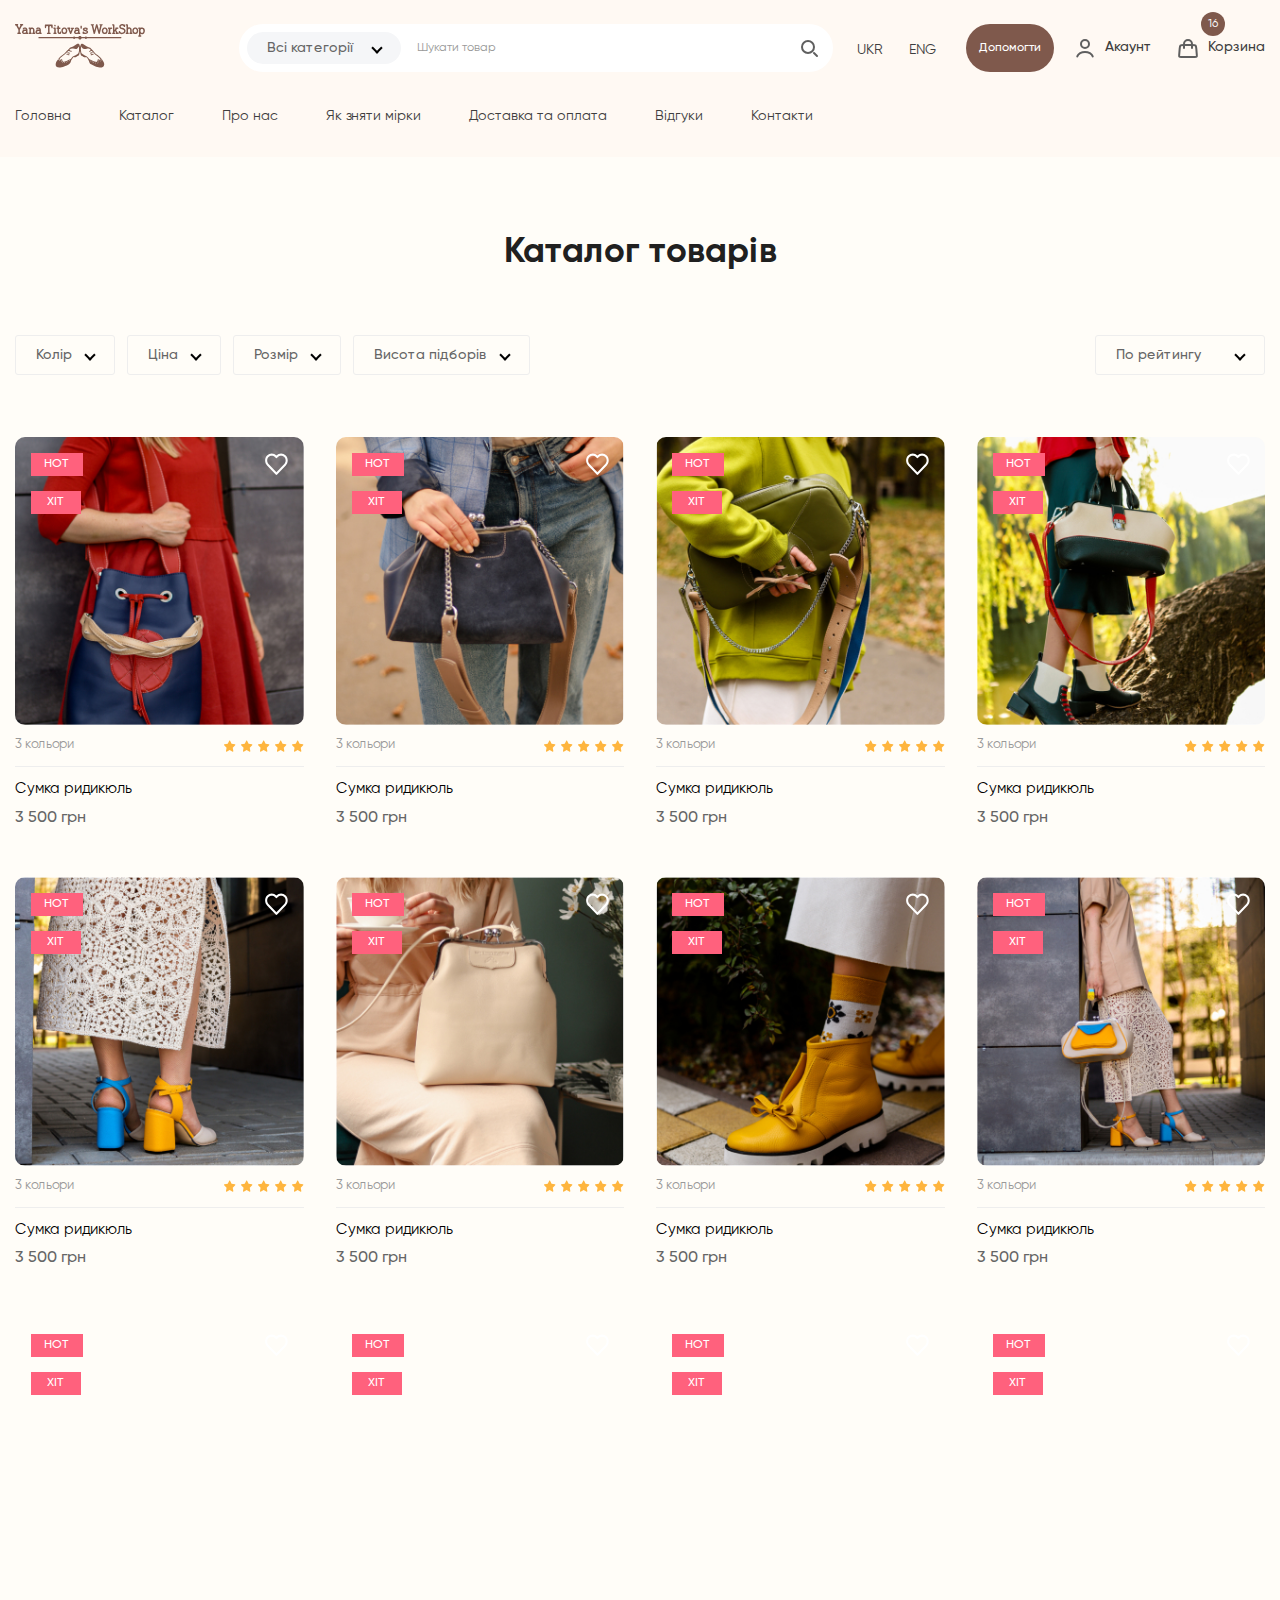
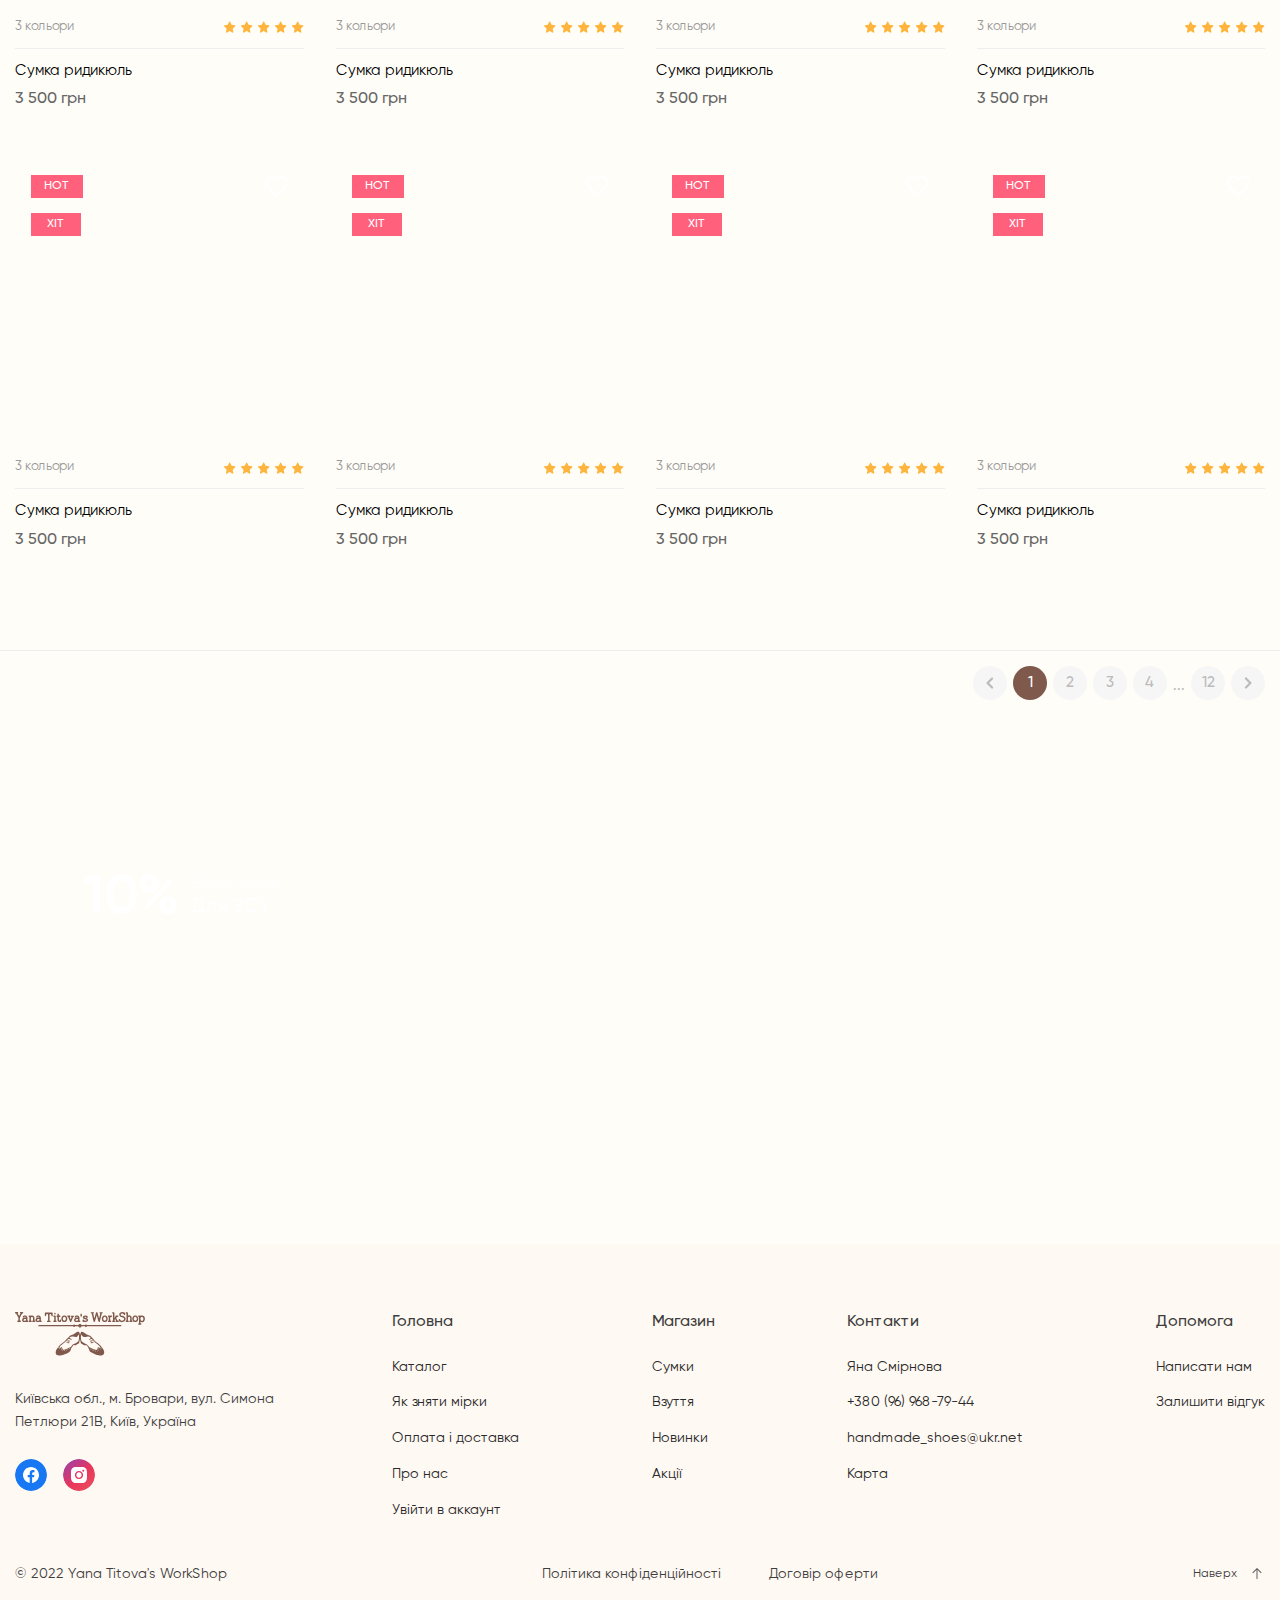
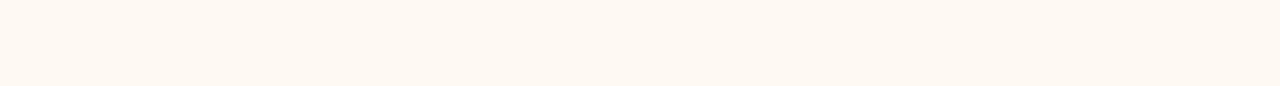
<file: catalog.html>
<!DOCTYPE html>
<html lang="ru">
	<head>
		<meta http-equiv="Content-Type" content="text/html; charset=utf-8">
		<!-- Переключение IE в последнию версию, на случай если в настройках пользователя стоит меньшая -->
		<meta http-equiv="X-UA-Compatible" content="IE=edge">

		<!-- Адаптирование страницы для мобильных устройств -->
		<meta name="viewport" content="width=device-width, initial-scale=1, maximum-scale=1">

		<!-- Запрет распознования номера телефона -->
		<meta name="format-detection" content="telephone=no">
		<meta name="SKYPE_TOOLBAR" content ="SKYPE_TOOLBAR_PARSER_COMPATIBLE">

		<!-- Заголовок страницы -->
		<title>Заголовок страницы</title>

		<!-- Данное значение часто используют(использовали) поисковые системы -->
		<meta name="description" content="">
		<meta name="keywords" content="">

		<!-- Традиционная иконка сайта, размер 16x16, прозрачность поддерживается. Рекомендуемый формат: .ico или .png -->
		<link rel="shortcut icon" href="images/favicon.ico">

		<link rel="preconnect" href="https://fonts.googleapis.com">
		<link rel="preconnect" href="https://fonts.gstatic.com" crossorigin>
		<link href="https://fonts.googleapis.com/css2?family=Gentium+Plus:ital,wght@0,400;0,700;1,700&display=swap" rel="stylesheet">

		<!-- Подключение файлов стилей -->
		<link rel="stylesheet" href="css/swiper-bundle.min.css">
		<link rel="stylesheet" href="css/fancybox.css">
		<link rel="stylesheet" href="css/jquery.rating.css">
		<link rel="stylesheet" href="css/intlTelInput.css">

		<link rel="stylesheet" href="css/styles.css">

		<link rel="stylesheet" href="css/response_1199.css" media="(max-width: 1199px)">
		<link rel="stylesheet" href="css/response_1024.css" media="(max-width: 1024px)">
		<link rel="stylesheet" href="css/response_767.css" media="(max-width: 767px)">
		<link rel="stylesheet" href="css/response_479.css" media="(max-width: 479px)">
	</head>

	<body>
		<div class="wrap">
			<div class="main">
				<!-- Шапка -->
				<div class="header_mob">
					<div class="cont flex">
						<div class="logo"><a href="/"><img src="images/logo.svg" alt=""></a></div>

						<div class="search_btn">
							<button type="button" class="mini_modal_link" data-modal-id="#search_mob">
								<svg width="30" height="30" viewBox="0 0 24 24" fill="none" xmlns="http://www.w3.org/2000/svg">
									<circle cx="11" cy="11" r="6" fill="none" stroke="currentColor" stroke-width="2"/>
									<path d="M20 20L17 17" stroke="currentColor" stroke-width="2" stroke-linecap="round"/>
								</svg>
							</button>
						</div>

						<button type="button" class="mob_menu_link">
							<span></span>
							<span></span>
							<span></span>
						</button>
					</div>
				</div>

				<header>
					<div class="top">
						<div class="cont flex">
							<div class="logo"><a href="/"><img src="images/logo.svg" alt=""></a></div>

							<form action="/" class="search">
								<div class="select_wrap">
									<select name="select_category">
										<option value="">Всі категорії</option>
										<option value="">Category 1</option>
										<option value="">Category 2</option>
										<option value="">Category 3</option>
										<option value="">Category 4</option>
										<option value="">Category 5</option>
									</select>
								</div>

								<input type="text" name="" value="" placeholder="Шукати товар" class="input">

								<button type="submit" class="submit_btn">
									<svg width="24" height="24" viewBox="0 0 24 24" fill="none" xmlns="http://www.w3.org/2000/svg">
										<circle cx="11" cy="11" r="6" fill="none" stroke="currentColor" stroke-width="2"/>
										<path d="M20 20L17 17" stroke="currentColor" stroke-width="2" stroke-linecap="round"/>
									</svg>
								</button>
							</form>

							<div class="lang">
								<a href="/">UKR</a>

								<a href="/">ENG</a>
							</div>

							<div class="link_btn"><button type="button" class="scroll_link" data-content="#">Допомогти</button></div>

							<div class="links flex">
								<a href="/" class="link modal_link" data-content="#signup_modal">
									<span class="icon">
										<svg width="24" height="24" viewBox="0 0 24 24" fill="none" xmlns="http://www.w3.org/2000/svg">
											<path d="M19.7274 20.4471C19.2716 19.1713 18.2672 18.0439 16.8701 17.2399C15.4729 16.4358 13.7611 16 12 16C10.2389 16 8.52706 16.4358 7.12991 17.2399C5.73276 18.0439 4.72839 19.1713 4.27259 20.4471" stroke="currentColor" stroke-width="2" stroke-linecap="round"/>
											<circle cx="12" cy="8" r="4" stroke="currentColor" stroke-width="2" stroke-linecap="round"/>
										</svg>
									</span>

									Акаунт
								</a>

								<a href="/" class="link">
									<span class="icon">
										<svg width="24" height="24" viewBox="0 0 24 24" fill="none" xmlns="http://www.w3.org/2000/svg">
											<path d="M8 12L8 8C8 5.79086 9.79086 4 12 4V4C14.2091 4 16 5.79086 16 8L16 12" stroke="currentColor" stroke-width="2" stroke-linecap="round"/>
											<path d="M3.69435 12.6678C3.83942 10.9269 3.91196 10.0565 4.48605 9.52824C5.06013 9 5.9336 9 7.68053 9H16.3195C18.0664 9 18.9399 9 19.514 9.52824C20.088 10.0565 20.1606 10.9269 20.3057 12.6678L20.8195 18.8339C20.904 19.8474 20.9462 20.3542 20.6491 20.6771C20.352 21 19.8435 21 18.8264 21H5.1736C4.15655 21 3.64802 21 3.35092 20.6771C3.05382 20.3542 3.09605 19.8474 3.18051 18.8339L3.69435 12.6678Z" stroke="currentColor" stroke-width="2"/>
										</svg>
									</span>

									Корзина

									<span class="cart_counter">16</span>
								</a>
							</div>
						</div>
					</div>

					<div class="bottom">
						<div class="cont">
							<nav class="menu flex">
								<div class="item"><a href="/">Головна</a></div>
								<div class="item"><a href="/">Каталог</a></div>
								<div class="item"><a href="/">Про нас</a></div>
								<div class="item"><a href="/">Як зняти мірки</a></div>
								<div class="item"><a href="/">Доставка та оплата</a></div>
								<div class="item"><a href="/">Відгуки</a></div>
								<div class="item"><a href="/">Контакти</a></div>
							</nav>
						</div>
					</div>
				</header>

				<div id="search_mob" class="search_mob mini_modal">
					<form action="/" class="search">
						<div class="select_wrap">
							<select name="select_category">
								<option value="">Всі категорії</option>
								<option value="">Category 1</option>
								<option value="">Category 2</option>
								<option value="">Category 3</option>
								<option value="">Category 4</option>
								<option value="">Category 5</option>
							</select>
						</div>

						<input type="text" name="" value="" placeholder="Шукати товар" class="input">

						<button type="submit" class="submit_btn">
							<svg width="24" height="24" viewBox="0 0 24 24" fill="none" xmlns="http://www.w3.org/2000/svg">
								<circle cx="11" cy="11" r="6" fill="none" stroke="currentColor" stroke-width="2"/>
								<path d="M20 20L17 17" stroke="currentColor" stroke-width="2" stroke-linecap="round"/>
							</svg>
						</button>
					</form>
				</div>
				<!-- End Шапка -->


				<!-- Основная часть -->
				<section class="page_content">
					<div class="cont">
						<h1 class="main_title center">Каталог товарів</h1>
					</div>
				</section>


				<section class="filter">
					<div class="cont flex">
						<div class="link_btn link_btn-filter">
							<button type="button" class="open_filter_btn">
								Показати фільтр

								<svg width="16" height="15">
									<use xlink:href="sprite.svg#ic_filter"></use>
								</svg>
							</button>
						</div>

						<div class="col_l">
							<div class="filter_title flex">
								<div class="title">Фільтр</div>

								<button type="button" class="close_filter" data-filter-close></button>
							</div>

							<div class="grid flex">
								<div class="select_wrap">
									<select>
										<option data-display="Колір"></option>
										<option>Колір 1</option>
										<option>Колір 2</option>
										<option>Колір 3</option>
										<option>Колір 4</option>
										<option>Колір 5</option>
									</select>
								</div>

								<div class="select_wrap">
									<select>
										<option data-display="Ціна"></option>
										<option>до 1000 грн</option>
										<option>1000-2000 грн</option>
										<option>2000-3000 грн</option>
										<option>3000-4000 грн</option>
										<option>4000-5000 грн</option>
										<option>від 5000 грн</option>
									</select>
								</div>

								<div class="select_wrap">
									<select>
										<option data-display="Розмір"></option>
										<option>34</option>
										<option>35</option>
										<option>36</option>
										<option>37</option>
										<option>38</option>
										<option>39</option>
										<option>40</option>
										<option>41</option>
										<option>42</option>
									</select>
								</div>

								<div class="select_wrap">
									<select>
										<option data-display="Висота підборів"></option>
										<option>до 5 см.</option>
										<option>5-10 см.</option>
										<option>від 10 см.</option>
									</select>
								</div>
							</div>

							<div class="link_btn link_btn-show"><button type="button" data-filter-close>Показати</button></div>
						</div>

						<div class="col_r">
							<div class="select_wrap sort">
								<select>
									<option>По рейтингу</option>
									<option>Спочатку дешеві</option>
									<option>Спочатку дорогі</option>
								</select>
							</div>
						</div>
					</div>
				</section>

				<section class="products">
					<div class="cont">
						<div class="grid flex">
							<div class="item">
								<div class="thumb">
									<img data-src="images/product.jpg" alt="" class="lozad">

									<div class="tags">
										<div class="tag">HOT</div>

										<div class="tag">ХІТ</div>
									</div>

									<button type="button" class="favorite_btn">
										<svg width="23" height="22" viewBox="0 0 23 22" fill="none" xmlns="http://www.w3.org/2000/svg">
											<path fill-rule="evenodd" clip-rule="evenodd" d="M20.7551 12.4676C23.3404 9.72696 23.3404 5.28322 20.7551 2.54256C18.1763 -0.191257 13.9989 -0.198088 11.4121 2.52206C8.82521 -0.198088 4.64784 -0.191257 2.06899 2.54256C-0.516323 5.28322 -0.516323 9.72696 2.06899 12.4676L10.6858 21.6041C11.0863 22.0289 11.7358 22.0289 12.1364 21.6042L20.7551 12.4676ZM19.3046 10.9299L11.4112 19.2976L3.51963 10.93C1.73536 9.03854 1.73536 5.97173 3.51955 4.08033C5.30374 2.18893 8.19671 2.18893 9.9809 4.08033C10.1954 4.30772 10.3881 4.55861 10.5574 4.82903C10.9631 5.47717 11.861 5.47717 12.2667 4.82903C12.4363 4.55813 12.6281 4.30832 12.8432 4.08033C14.6274 2.18893 17.5204 2.18893 19.3046 4.08033C21.0887 5.97173 21.0887 9.03854 19.3046 10.9299Z" fill="currentColor"/>

											<path class="full" d="M20.6251 2.54256C23.2104 5.28322 23.2104 9.72696 20.6251 12.4676L12.0064 21.6042C11.6058 22.0289 10.9563 22.0289 10.5558 21.6041L1.93899 12.4676C-0.646328 9.72696 -0.646328 5.28322 1.93899 2.54256C4.51784 -0.191257 8.69521 -0.198088 11.2821 2.52206C13.8689 -0.198088 18.0463 -0.191257 20.6251 2.54256Z" fill="currentColor"/>
										</svg>
									</button>
								</div>

								<div class="line_info flex">
									<div class="colors_info">3 кольори</div>

									<div class="stars flex">
										<div class="star">
											<svg width="12" height="12" viewBox="0 0 12 12" fill="none" xmlns="http://www.w3.org/2000/svg">
												<path d="M10.9029 4.33316L7.57458 3.82564L6.08786 0.663162C5.99992 0.506469 5.83954 0.410278 5.66624 0.410278C5.49294 0.410278 5.33256 0.506469 5.24462 0.663162L3.75508 3.82564L0.426763 4.33316C0.249704 4.35998 0.102502 4.48993 0.0470387 4.6684C-0.00842429 4.84687 0.0374683 5.0429 0.165424 5.17409L2.57435 7.63719L2.00608 11.1158C1.97587 11.3009 2.04837 11.4878 2.19312 11.5982C2.33787 11.7085 2.52975 11.723 2.6881 11.6357L5.66483 9.99376L8.64156 11.6357C8.79991 11.723 8.99179 11.7085 9.13654 11.5982C9.28128 11.4878 9.35379 11.3009 9.32358 11.1158L8.75531 7.63719L11.1642 5.17409C11.2922 5.04303 11.3381 4.84718 11.2829 4.66877C11.2277 4.49036 11.0807 4.36028 10.9038 4.33316H10.9029Z" fill="#FEB53E"/>
											</svg>
										</div>

										<div class="star">
											<svg width="12" height="12" viewBox="0 0 12 12" fill="none" xmlns="http://www.w3.org/2000/svg">
												<path d="M10.9029 4.33316L7.57458 3.82564L6.08786 0.663162C5.99992 0.506469 5.83954 0.410278 5.66624 0.410278C5.49294 0.410278 5.33256 0.506469 5.24462 0.663162L3.75508 3.82564L0.426763 4.33316C0.249704 4.35998 0.102502 4.48993 0.0470387 4.6684C-0.00842429 4.84687 0.0374683 5.0429 0.165424 5.17409L2.57435 7.63719L2.00608 11.1158C1.97587 11.3009 2.04837 11.4878 2.19312 11.5982C2.33787 11.7085 2.52975 11.723 2.6881 11.6357L5.66483 9.99376L8.64156 11.6357C8.79991 11.723 8.99179 11.7085 9.13654 11.5982C9.28128 11.4878 9.35379 11.3009 9.32358 11.1158L8.75531 7.63719L11.1642 5.17409C11.2922 5.04303 11.3381 4.84718 11.2829 4.66877C11.2277 4.49036 11.0807 4.36028 10.9038 4.33316H10.9029Z" fill="#FEB53E"/>
											</svg>
										</div>

										<div class="star">
											<svg width="12" height="12" viewBox="0 0 12 12" fill="none" xmlns="http://www.w3.org/2000/svg">
												<path d="M10.9029 4.33316L7.57458 3.82564L6.08786 0.663162C5.99992 0.506469 5.83954 0.410278 5.66624 0.410278C5.49294 0.410278 5.33256 0.506469 5.24462 0.663162L3.75508 3.82564L0.426763 4.33316C0.249704 4.35998 0.102502 4.48993 0.0470387 4.6684C-0.00842429 4.84687 0.0374683 5.0429 0.165424 5.17409L2.57435 7.63719L2.00608 11.1158C1.97587 11.3009 2.04837 11.4878 2.19312 11.5982C2.33787 11.7085 2.52975 11.723 2.6881 11.6357L5.66483 9.99376L8.64156 11.6357C8.79991 11.723 8.99179 11.7085 9.13654 11.5982C9.28128 11.4878 9.35379 11.3009 9.32358 11.1158L8.75531 7.63719L11.1642 5.17409C11.2922 5.04303 11.3381 4.84718 11.2829 4.66877C11.2277 4.49036 11.0807 4.36028 10.9038 4.33316H10.9029Z" fill="#FEB53E"/>
											</svg>
										</div>

										<div class="star">
											<svg width="12" height="12" viewBox="0 0 12 12" fill="none" xmlns="http://www.w3.org/2000/svg">
												<path d="M10.9029 4.33316L7.57458 3.82564L6.08786 0.663162C5.99992 0.506469 5.83954 0.410278 5.66624 0.410278C5.49294 0.410278 5.33256 0.506469 5.24462 0.663162L3.75508 3.82564L0.426763 4.33316C0.249704 4.35998 0.102502 4.48993 0.0470387 4.6684C-0.00842429 4.84687 0.0374683 5.0429 0.165424 5.17409L2.57435 7.63719L2.00608 11.1158C1.97587 11.3009 2.04837 11.4878 2.19312 11.5982C2.33787 11.7085 2.52975 11.723 2.6881 11.6357L5.66483 9.99376L8.64156 11.6357C8.79991 11.723 8.99179 11.7085 9.13654 11.5982C9.28128 11.4878 9.35379 11.3009 9.32358 11.1158L8.75531 7.63719L11.1642 5.17409C11.2922 5.04303 11.3381 4.84718 11.2829 4.66877C11.2277 4.49036 11.0807 4.36028 10.9038 4.33316H10.9029Z" fill="#FEB53E"/>
											</svg>
										</div>

										<div class="star">
											<svg width="12" height="12" viewBox="0 0 12 12" fill="none" xmlns="http://www.w3.org/2000/svg">
												<path d="M10.9029 4.33316L7.57458 3.82564L6.08786 0.663162C5.99992 0.506469 5.83954 0.410278 5.66624 0.410278C5.49294 0.410278 5.33256 0.506469 5.24462 0.663162L3.75508 3.82564L0.426763 4.33316C0.249704 4.35998 0.102502 4.48993 0.0470387 4.6684C-0.00842429 4.84687 0.0374683 5.0429 0.165424 5.17409L2.57435 7.63719L2.00608 11.1158C1.97587 11.3009 2.04837 11.4878 2.19312 11.5982C2.33787 11.7085 2.52975 11.723 2.6881 11.6357L5.66483 9.99376L8.64156 11.6357C8.79991 11.723 8.99179 11.7085 9.13654 11.5982C9.28128 11.4878 9.35379 11.3009 9.32358 11.1158L8.75531 7.63719L11.1642 5.17409C11.2922 5.04303 11.3381 4.84718 11.2829 4.66877C11.2277 4.49036 11.0807 4.36028 10.9038 4.33316H10.9029Z" fill="#FEB53E"/>
											</svg>
										</div>
									</div>
								</div>

								<div class="name"><a href="/">Сумка ридикюль</a></div>

								<div class="price">3 500 грн</div>
							</div>

							<div class="item">
								<div class="thumb">
									<img data-src="images/product2.jpg" alt="" class="lozad">

									<div class="tags">
										<div class="tag">HOT</div>

										<div class="tag">ХІТ</div>
									</div>

									<button type="button" class="favorite_btn">
										<svg width="23" height="22" viewBox="0 0 23 22" fill="none" xmlns="http://www.w3.org/2000/svg">
											<path fill-rule="evenodd" clip-rule="evenodd" d="M20.7551 12.4676C23.3404 9.72696 23.3404 5.28322 20.7551 2.54256C18.1763 -0.191257 13.9989 -0.198088 11.4121 2.52206C8.82521 -0.198088 4.64784 -0.191257 2.06899 2.54256C-0.516323 5.28322 -0.516323 9.72696 2.06899 12.4676L10.6858 21.6041C11.0863 22.0289 11.7358 22.0289 12.1364 21.6042L20.7551 12.4676ZM19.3046 10.9299L11.4112 19.2976L3.51963 10.93C1.73536 9.03854 1.73536 5.97173 3.51955 4.08033C5.30374 2.18893 8.19671 2.18893 9.9809 4.08033C10.1954 4.30772 10.3881 4.55861 10.5574 4.82903C10.9631 5.47717 11.861 5.47717 12.2667 4.82903C12.4363 4.55813 12.6281 4.30832 12.8432 4.08033C14.6274 2.18893 17.5204 2.18893 19.3046 4.08033C21.0887 5.97173 21.0887 9.03854 19.3046 10.9299Z" fill="currentColor"/>

											<path class="full" d="M20.6251 2.54256C23.2104 5.28322 23.2104 9.72696 20.6251 12.4676L12.0064 21.6042C11.6058 22.0289 10.9563 22.0289 10.5558 21.6041L1.93899 12.4676C-0.646328 9.72696 -0.646328 5.28322 1.93899 2.54256C4.51784 -0.191257 8.69521 -0.198088 11.2821 2.52206C13.8689 -0.198088 18.0463 -0.191257 20.6251 2.54256Z" fill="currentColor"/>
										</svg>
									</button>
								</div>

								<div class="line_info flex">
									<div class="colors_info">3 кольори</div>

									<div class="stars flex">
										<div class="star">
											<svg width="12" height="12" viewBox="0 0 12 12" fill="none" xmlns="http://www.w3.org/2000/svg">
												<path d="M10.9029 4.33316L7.57458 3.82564L6.08786 0.663162C5.99992 0.506469 5.83954 0.410278 5.66624 0.410278C5.49294 0.410278 5.33256 0.506469 5.24462 0.663162L3.75508 3.82564L0.426763 4.33316C0.249704 4.35998 0.102502 4.48993 0.0470387 4.6684C-0.00842429 4.84687 0.0374683 5.0429 0.165424 5.17409L2.57435 7.63719L2.00608 11.1158C1.97587 11.3009 2.04837 11.4878 2.19312 11.5982C2.33787 11.7085 2.52975 11.723 2.6881 11.6357L5.66483 9.99376L8.64156 11.6357C8.79991 11.723 8.99179 11.7085 9.13654 11.5982C9.28128 11.4878 9.35379 11.3009 9.32358 11.1158L8.75531 7.63719L11.1642 5.17409C11.2922 5.04303 11.3381 4.84718 11.2829 4.66877C11.2277 4.49036 11.0807 4.36028 10.9038 4.33316H10.9029Z" fill="#FEB53E"/>
											</svg>
										</div>

										<div class="star">
											<svg width="12" height="12" viewBox="0 0 12 12" fill="none" xmlns="http://www.w3.org/2000/svg">
												<path d="M10.9029 4.33316L7.57458 3.82564L6.08786 0.663162C5.99992 0.506469 5.83954 0.410278 5.66624 0.410278C5.49294 0.410278 5.33256 0.506469 5.24462 0.663162L3.75508 3.82564L0.426763 4.33316C0.249704 4.35998 0.102502 4.48993 0.0470387 4.6684C-0.00842429 4.84687 0.0374683 5.0429 0.165424 5.17409L2.57435 7.63719L2.00608 11.1158C1.97587 11.3009 2.04837 11.4878 2.19312 11.5982C2.33787 11.7085 2.52975 11.723 2.6881 11.6357L5.66483 9.99376L8.64156 11.6357C8.79991 11.723 8.99179 11.7085 9.13654 11.5982C9.28128 11.4878 9.35379 11.3009 9.32358 11.1158L8.75531 7.63719L11.1642 5.17409C11.2922 5.04303 11.3381 4.84718 11.2829 4.66877C11.2277 4.49036 11.0807 4.36028 10.9038 4.33316H10.9029Z" fill="#FEB53E"/>
											</svg>
										</div>

										<div class="star">
											<svg width="12" height="12" viewBox="0 0 12 12" fill="none" xmlns="http://www.w3.org/2000/svg">
												<path d="M10.9029 4.33316L7.57458 3.82564L6.08786 0.663162C5.99992 0.506469 5.83954 0.410278 5.66624 0.410278C5.49294 0.410278 5.33256 0.506469 5.24462 0.663162L3.75508 3.82564L0.426763 4.33316C0.249704 4.35998 0.102502 4.48993 0.0470387 4.6684C-0.00842429 4.84687 0.0374683 5.0429 0.165424 5.17409L2.57435 7.63719L2.00608 11.1158C1.97587 11.3009 2.04837 11.4878 2.19312 11.5982C2.33787 11.7085 2.52975 11.723 2.6881 11.6357L5.66483 9.99376L8.64156 11.6357C8.79991 11.723 8.99179 11.7085 9.13654 11.5982C9.28128 11.4878 9.35379 11.3009 9.32358 11.1158L8.75531 7.63719L11.1642 5.17409C11.2922 5.04303 11.3381 4.84718 11.2829 4.66877C11.2277 4.49036 11.0807 4.36028 10.9038 4.33316H10.9029Z" fill="#FEB53E"/>
											</svg>
										</div>

										<div class="star">
											<svg width="12" height="12" viewBox="0 0 12 12" fill="none" xmlns="http://www.w3.org/2000/svg">
												<path d="M10.9029 4.33316L7.57458 3.82564L6.08786 0.663162C5.99992 0.506469 5.83954 0.410278 5.66624 0.410278C5.49294 0.410278 5.33256 0.506469 5.24462 0.663162L3.75508 3.82564L0.426763 4.33316C0.249704 4.35998 0.102502 4.48993 0.0470387 4.6684C-0.00842429 4.84687 0.0374683 5.0429 0.165424 5.17409L2.57435 7.63719L2.00608 11.1158C1.97587 11.3009 2.04837 11.4878 2.19312 11.5982C2.33787 11.7085 2.52975 11.723 2.6881 11.6357L5.66483 9.99376L8.64156 11.6357C8.79991 11.723 8.99179 11.7085 9.13654 11.5982C9.28128 11.4878 9.35379 11.3009 9.32358 11.1158L8.75531 7.63719L11.1642 5.17409C11.2922 5.04303 11.3381 4.84718 11.2829 4.66877C11.2277 4.49036 11.0807 4.36028 10.9038 4.33316H10.9029Z" fill="#FEB53E"/>
											</svg>
										</div>

										<div class="star">
											<svg width="12" height="12" viewBox="0 0 12 12" fill="none" xmlns="http://www.w3.org/2000/svg">
												<path d="M10.9029 4.33316L7.57458 3.82564L6.08786 0.663162C5.99992 0.506469 5.83954 0.410278 5.66624 0.410278C5.49294 0.410278 5.33256 0.506469 5.24462 0.663162L3.75508 3.82564L0.426763 4.33316C0.249704 4.35998 0.102502 4.48993 0.0470387 4.6684C-0.00842429 4.84687 0.0374683 5.0429 0.165424 5.17409L2.57435 7.63719L2.00608 11.1158C1.97587 11.3009 2.04837 11.4878 2.19312 11.5982C2.33787 11.7085 2.52975 11.723 2.6881 11.6357L5.66483 9.99376L8.64156 11.6357C8.79991 11.723 8.99179 11.7085 9.13654 11.5982C9.28128 11.4878 9.35379 11.3009 9.32358 11.1158L8.75531 7.63719L11.1642 5.17409C11.2922 5.04303 11.3381 4.84718 11.2829 4.66877C11.2277 4.49036 11.0807 4.36028 10.9038 4.33316H10.9029Z" fill="#FEB53E"/>
											</svg>
										</div>
									</div>
								</div>

								<div class="name"><a href="/">Сумка ридикюль</a></div>

								<div class="price">3 500 грн</div>
							</div>

							<div class="item">
								<div class="thumb">
									<img data-src="images/product3.jpg" alt="" class="lozad">

									<div class="tags">
										<div class="tag">HOT</div>

										<div class="tag">ХІТ</div>
									</div>

									<button type="button" class="favorite_btn">
										<svg width="23" height="22" viewBox="0 0 23 22" fill="none" xmlns="http://www.w3.org/2000/svg">
											<path fill-rule="evenodd" clip-rule="evenodd" d="M20.7551 12.4676C23.3404 9.72696 23.3404 5.28322 20.7551 2.54256C18.1763 -0.191257 13.9989 -0.198088 11.4121 2.52206C8.82521 -0.198088 4.64784 -0.191257 2.06899 2.54256C-0.516323 5.28322 -0.516323 9.72696 2.06899 12.4676L10.6858 21.6041C11.0863 22.0289 11.7358 22.0289 12.1364 21.6042L20.7551 12.4676ZM19.3046 10.9299L11.4112 19.2976L3.51963 10.93C1.73536 9.03854 1.73536 5.97173 3.51955 4.08033C5.30374 2.18893 8.19671 2.18893 9.9809 4.08033C10.1954 4.30772 10.3881 4.55861 10.5574 4.82903C10.9631 5.47717 11.861 5.47717 12.2667 4.82903C12.4363 4.55813 12.6281 4.30832 12.8432 4.08033C14.6274 2.18893 17.5204 2.18893 19.3046 4.08033C21.0887 5.97173 21.0887 9.03854 19.3046 10.9299Z" fill="currentColor"/>

											<path class="full" d="M20.6251 2.54256C23.2104 5.28322 23.2104 9.72696 20.6251 12.4676L12.0064 21.6042C11.6058 22.0289 10.9563 22.0289 10.5558 21.6041L1.93899 12.4676C-0.646328 9.72696 -0.646328 5.28322 1.93899 2.54256C4.51784 -0.191257 8.69521 -0.198088 11.2821 2.52206C13.8689 -0.198088 18.0463 -0.191257 20.6251 2.54256Z" fill="currentColor"/>
										</svg>
									</button>
								</div>

								<div class="line_info flex">
									<div class="colors_info">3 кольори</div>

									<div class="stars flex">
										<div class="star">
											<svg width="12" height="12" viewBox="0 0 12 12" fill="none" xmlns="http://www.w3.org/2000/svg">
												<path d="M10.9029 4.33316L7.57458 3.82564L6.08786 0.663162C5.99992 0.506469 5.83954 0.410278 5.66624 0.410278C5.49294 0.410278 5.33256 0.506469 5.24462 0.663162L3.75508 3.82564L0.426763 4.33316C0.249704 4.35998 0.102502 4.48993 0.0470387 4.6684C-0.00842429 4.84687 0.0374683 5.0429 0.165424 5.17409L2.57435 7.63719L2.00608 11.1158C1.97587 11.3009 2.04837 11.4878 2.19312 11.5982C2.33787 11.7085 2.52975 11.723 2.6881 11.6357L5.66483 9.99376L8.64156 11.6357C8.79991 11.723 8.99179 11.7085 9.13654 11.5982C9.28128 11.4878 9.35379 11.3009 9.32358 11.1158L8.75531 7.63719L11.1642 5.17409C11.2922 5.04303 11.3381 4.84718 11.2829 4.66877C11.2277 4.49036 11.0807 4.36028 10.9038 4.33316H10.9029Z" fill="#FEB53E"/>
											</svg>
										</div>

										<div class="star">
											<svg width="12" height="12" viewBox="0 0 12 12" fill="none" xmlns="http://www.w3.org/2000/svg">
												<path d="M10.9029 4.33316L7.57458 3.82564L6.08786 0.663162C5.99992 0.506469 5.83954 0.410278 5.66624 0.410278C5.49294 0.410278 5.33256 0.506469 5.24462 0.663162L3.75508 3.82564L0.426763 4.33316C0.249704 4.35998 0.102502 4.48993 0.0470387 4.6684C-0.00842429 4.84687 0.0374683 5.0429 0.165424 5.17409L2.57435 7.63719L2.00608 11.1158C1.97587 11.3009 2.04837 11.4878 2.19312 11.5982C2.33787 11.7085 2.52975 11.723 2.6881 11.6357L5.66483 9.99376L8.64156 11.6357C8.79991 11.723 8.99179 11.7085 9.13654 11.5982C9.28128 11.4878 9.35379 11.3009 9.32358 11.1158L8.75531 7.63719L11.1642 5.17409C11.2922 5.04303 11.3381 4.84718 11.2829 4.66877C11.2277 4.49036 11.0807 4.36028 10.9038 4.33316H10.9029Z" fill="#FEB53E"/>
											</svg>
										</div>

										<div class="star">
											<svg width="12" height="12" viewBox="0 0 12 12" fill="none" xmlns="http://www.w3.org/2000/svg">
												<path d="M10.9029 4.33316L7.57458 3.82564L6.08786 0.663162C5.99992 0.506469 5.83954 0.410278 5.66624 0.410278C5.49294 0.410278 5.33256 0.506469 5.24462 0.663162L3.75508 3.82564L0.426763 4.33316C0.249704 4.35998 0.102502 4.48993 0.0470387 4.6684C-0.00842429 4.84687 0.0374683 5.0429 0.165424 5.17409L2.57435 7.63719L2.00608 11.1158C1.97587 11.3009 2.04837 11.4878 2.19312 11.5982C2.33787 11.7085 2.52975 11.723 2.6881 11.6357L5.66483 9.99376L8.64156 11.6357C8.79991 11.723 8.99179 11.7085 9.13654 11.5982C9.28128 11.4878 9.35379 11.3009 9.32358 11.1158L8.75531 7.63719L11.1642 5.17409C11.2922 5.04303 11.3381 4.84718 11.2829 4.66877C11.2277 4.49036 11.0807 4.36028 10.9038 4.33316H10.9029Z" fill="#FEB53E"/>
											</svg>
										</div>

										<div class="star">
											<svg width="12" height="12" viewBox="0 0 12 12" fill="none" xmlns="http://www.w3.org/2000/svg">
												<path d="M10.9029 4.33316L7.57458 3.82564L6.08786 0.663162C5.99992 0.506469 5.83954 0.410278 5.66624 0.410278C5.49294 0.410278 5.33256 0.506469 5.24462 0.663162L3.75508 3.82564L0.426763 4.33316C0.249704 4.35998 0.102502 4.48993 0.0470387 4.6684C-0.00842429 4.84687 0.0374683 5.0429 0.165424 5.17409L2.57435 7.63719L2.00608 11.1158C1.97587 11.3009 2.04837 11.4878 2.19312 11.5982C2.33787 11.7085 2.52975 11.723 2.6881 11.6357L5.66483 9.99376L8.64156 11.6357C8.79991 11.723 8.99179 11.7085 9.13654 11.5982C9.28128 11.4878 9.35379 11.3009 9.32358 11.1158L8.75531 7.63719L11.1642 5.17409C11.2922 5.04303 11.3381 4.84718 11.2829 4.66877C11.2277 4.49036 11.0807 4.36028 10.9038 4.33316H10.9029Z" fill="#FEB53E"/>
											</svg>
										</div>

										<div class="star">
											<svg width="12" height="12" viewBox="0 0 12 12" fill="none" xmlns="http://www.w3.org/2000/svg">
												<path d="M10.9029 4.33316L7.57458 3.82564L6.08786 0.663162C5.99992 0.506469 5.83954 0.410278 5.66624 0.410278C5.49294 0.410278 5.33256 0.506469 5.24462 0.663162L3.75508 3.82564L0.426763 4.33316C0.249704 4.35998 0.102502 4.48993 0.0470387 4.6684C-0.00842429 4.84687 0.0374683 5.0429 0.165424 5.17409L2.57435 7.63719L2.00608 11.1158C1.97587 11.3009 2.04837 11.4878 2.19312 11.5982C2.33787 11.7085 2.52975 11.723 2.6881 11.6357L5.66483 9.99376L8.64156 11.6357C8.79991 11.723 8.99179 11.7085 9.13654 11.5982C9.28128 11.4878 9.35379 11.3009 9.32358 11.1158L8.75531 7.63719L11.1642 5.17409C11.2922 5.04303 11.3381 4.84718 11.2829 4.66877C11.2277 4.49036 11.0807 4.36028 10.9038 4.33316H10.9029Z" fill="#FEB53E"/>
											</svg>
										</div>
									</div>
								</div>

								<div class="name"><a href="/">Сумка ридикюль</a></div>

								<div class="price">3 500 грн</div>
							</div>

							<div class="item">
								<div class="thumb">
									<img data-src="images/product4.jpg" alt="" class="lozad">

									<div class="tags">
										<div class="tag">HOT</div>

										<div class="tag">ХІТ</div>
									</div>

									<button type="button" class="favorite_btn">
										<svg width="23" height="22" viewBox="0 0 23 22" fill="none" xmlns="http://www.w3.org/2000/svg">
											<path fill-rule="evenodd" clip-rule="evenodd" d="M20.7551 12.4676C23.3404 9.72696 23.3404 5.28322 20.7551 2.54256C18.1763 -0.191257 13.9989 -0.198088 11.4121 2.52206C8.82521 -0.198088 4.64784 -0.191257 2.06899 2.54256C-0.516323 5.28322 -0.516323 9.72696 2.06899 12.4676L10.6858 21.6041C11.0863 22.0289 11.7358 22.0289 12.1364 21.6042L20.7551 12.4676ZM19.3046 10.9299L11.4112 19.2976L3.51963 10.93C1.73536 9.03854 1.73536 5.97173 3.51955 4.08033C5.30374 2.18893 8.19671 2.18893 9.9809 4.08033C10.1954 4.30772 10.3881 4.55861 10.5574 4.82903C10.9631 5.47717 11.861 5.47717 12.2667 4.82903C12.4363 4.55813 12.6281 4.30832 12.8432 4.08033C14.6274 2.18893 17.5204 2.18893 19.3046 4.08033C21.0887 5.97173 21.0887 9.03854 19.3046 10.9299Z" fill="currentColor"/>

											<path class="full" d="M20.6251 2.54256C23.2104 5.28322 23.2104 9.72696 20.6251 12.4676L12.0064 21.6042C11.6058 22.0289 10.9563 22.0289 10.5558 21.6041L1.93899 12.4676C-0.646328 9.72696 -0.646328 5.28322 1.93899 2.54256C4.51784 -0.191257 8.69521 -0.198088 11.2821 2.52206C13.8689 -0.198088 18.0463 -0.191257 20.6251 2.54256Z" fill="currentColor"/>
										</svg>
									</button>
								</div>

								<div class="line_info flex">
									<div class="colors_info">3 кольори</div>

									<div class="stars flex">
										<div class="star">
											<svg width="12" height="12" viewBox="0 0 12 12" fill="none" xmlns="http://www.w3.org/2000/svg">
												<path d="M10.9029 4.33316L7.57458 3.82564L6.08786 0.663162C5.99992 0.506469 5.83954 0.410278 5.66624 0.410278C5.49294 0.410278 5.33256 0.506469 5.24462 0.663162L3.75508 3.82564L0.426763 4.33316C0.249704 4.35998 0.102502 4.48993 0.0470387 4.6684C-0.00842429 4.84687 0.0374683 5.0429 0.165424 5.17409L2.57435 7.63719L2.00608 11.1158C1.97587 11.3009 2.04837 11.4878 2.19312 11.5982C2.33787 11.7085 2.52975 11.723 2.6881 11.6357L5.66483 9.99376L8.64156 11.6357C8.79991 11.723 8.99179 11.7085 9.13654 11.5982C9.28128 11.4878 9.35379 11.3009 9.32358 11.1158L8.75531 7.63719L11.1642 5.17409C11.2922 5.04303 11.3381 4.84718 11.2829 4.66877C11.2277 4.49036 11.0807 4.36028 10.9038 4.33316H10.9029Z" fill="#FEB53E"/>
											</svg>
										</div>

										<div class="star">
											<svg width="12" height="12" viewBox="0 0 12 12" fill="none" xmlns="http://www.w3.org/2000/svg">
												<path d="M10.9029 4.33316L7.57458 3.82564L6.08786 0.663162C5.99992 0.506469 5.83954 0.410278 5.66624 0.410278C5.49294 0.410278 5.33256 0.506469 5.24462 0.663162L3.75508 3.82564L0.426763 4.33316C0.249704 4.35998 0.102502 4.48993 0.0470387 4.6684C-0.00842429 4.84687 0.0374683 5.0429 0.165424 5.17409L2.57435 7.63719L2.00608 11.1158C1.97587 11.3009 2.04837 11.4878 2.19312 11.5982C2.33787 11.7085 2.52975 11.723 2.6881 11.6357L5.66483 9.99376L8.64156 11.6357C8.79991 11.723 8.99179 11.7085 9.13654 11.5982C9.28128 11.4878 9.35379 11.3009 9.32358 11.1158L8.75531 7.63719L11.1642 5.17409C11.2922 5.04303 11.3381 4.84718 11.2829 4.66877C11.2277 4.49036 11.0807 4.36028 10.9038 4.33316H10.9029Z" fill="#FEB53E"/>
											</svg>
										</div>

										<div class="star">
											<svg width="12" height="12" viewBox="0 0 12 12" fill="none" xmlns="http://www.w3.org/2000/svg">
												<path d="M10.9029 4.33316L7.57458 3.82564L6.08786 0.663162C5.99992 0.506469 5.83954 0.410278 5.66624 0.410278C5.49294 0.410278 5.33256 0.506469 5.24462 0.663162L3.75508 3.82564L0.426763 4.33316C0.249704 4.35998 0.102502 4.48993 0.0470387 4.6684C-0.00842429 4.84687 0.0374683 5.0429 0.165424 5.17409L2.57435 7.63719L2.00608 11.1158C1.97587 11.3009 2.04837 11.4878 2.19312 11.5982C2.33787 11.7085 2.52975 11.723 2.6881 11.6357L5.66483 9.99376L8.64156 11.6357C8.79991 11.723 8.99179 11.7085 9.13654 11.5982C9.28128 11.4878 9.35379 11.3009 9.32358 11.1158L8.75531 7.63719L11.1642 5.17409C11.2922 5.04303 11.3381 4.84718 11.2829 4.66877C11.2277 4.49036 11.0807 4.36028 10.9038 4.33316H10.9029Z" fill="#FEB53E"/>
											</svg>
										</div>

										<div class="star">
											<svg width="12" height="12" viewBox="0 0 12 12" fill="none" xmlns="http://www.w3.org/2000/svg">
												<path d="M10.9029 4.33316L7.57458 3.82564L6.08786 0.663162C5.99992 0.506469 5.83954 0.410278 5.66624 0.410278C5.49294 0.410278 5.33256 0.506469 5.24462 0.663162L3.75508 3.82564L0.426763 4.33316C0.249704 4.35998 0.102502 4.48993 0.0470387 4.6684C-0.00842429 4.84687 0.0374683 5.0429 0.165424 5.17409L2.57435 7.63719L2.00608 11.1158C1.97587 11.3009 2.04837 11.4878 2.19312 11.5982C2.33787 11.7085 2.52975 11.723 2.6881 11.6357L5.66483 9.99376L8.64156 11.6357C8.79991 11.723 8.99179 11.7085 9.13654 11.5982C9.28128 11.4878 9.35379 11.3009 9.32358 11.1158L8.75531 7.63719L11.1642 5.17409C11.2922 5.04303 11.3381 4.84718 11.2829 4.66877C11.2277 4.49036 11.0807 4.36028 10.9038 4.33316H10.9029Z" fill="#FEB53E"/>
											</svg>
										</div>

										<div class="star">
											<svg width="12" height="12" viewBox="0 0 12 12" fill="none" xmlns="http://www.w3.org/2000/svg">
												<path d="M10.9029 4.33316L7.57458 3.82564L6.08786 0.663162C5.99992 0.506469 5.83954 0.410278 5.66624 0.410278C5.49294 0.410278 5.33256 0.506469 5.24462 0.663162L3.75508 3.82564L0.426763 4.33316C0.249704 4.35998 0.102502 4.48993 0.0470387 4.6684C-0.00842429 4.84687 0.0374683 5.0429 0.165424 5.17409L2.57435 7.63719L2.00608 11.1158C1.97587 11.3009 2.04837 11.4878 2.19312 11.5982C2.33787 11.7085 2.52975 11.723 2.6881 11.6357L5.66483 9.99376L8.64156 11.6357C8.79991 11.723 8.99179 11.7085 9.13654 11.5982C9.28128 11.4878 9.35379 11.3009 9.32358 11.1158L8.75531 7.63719L11.1642 5.17409C11.2922 5.04303 11.3381 4.84718 11.2829 4.66877C11.2277 4.49036 11.0807 4.36028 10.9038 4.33316H10.9029Z" fill="#FEB53E"/>
											</svg>
										</div>
									</div>
								</div>

								<div class="name"><a href="/">Сумка ридикюль</a></div>

								<div class="price">3 500 грн</div>
							</div>

							<div class="item">
								<div class="thumb">
									<img data-src="images/product5.jpg" alt="" class="lozad">

									<div class="tags">
										<div class="tag">HOT</div>

										<div class="tag">ХІТ</div>
									</div>

									<button type="button" class="favorite_btn">
										<svg width="23" height="22" viewBox="0 0 23 22" fill="none" xmlns="http://www.w3.org/2000/svg">
											<path fill-rule="evenodd" clip-rule="evenodd" d="M20.7551 12.4676C23.3404 9.72696 23.3404 5.28322 20.7551 2.54256C18.1763 -0.191257 13.9989 -0.198088 11.4121 2.52206C8.82521 -0.198088 4.64784 -0.191257 2.06899 2.54256C-0.516323 5.28322 -0.516323 9.72696 2.06899 12.4676L10.6858 21.6041C11.0863 22.0289 11.7358 22.0289 12.1364 21.6042L20.7551 12.4676ZM19.3046 10.9299L11.4112 19.2976L3.51963 10.93C1.73536 9.03854 1.73536 5.97173 3.51955 4.08033C5.30374 2.18893 8.19671 2.18893 9.9809 4.08033C10.1954 4.30772 10.3881 4.55861 10.5574 4.82903C10.9631 5.47717 11.861 5.47717 12.2667 4.82903C12.4363 4.55813 12.6281 4.30832 12.8432 4.08033C14.6274 2.18893 17.5204 2.18893 19.3046 4.08033C21.0887 5.97173 21.0887 9.03854 19.3046 10.9299Z" fill="currentColor"/>

											<path class="full" d="M20.6251 2.54256C23.2104 5.28322 23.2104 9.72696 20.6251 12.4676L12.0064 21.6042C11.6058 22.0289 10.9563 22.0289 10.5558 21.6041L1.93899 12.4676C-0.646328 9.72696 -0.646328 5.28322 1.93899 2.54256C4.51784 -0.191257 8.69521 -0.198088 11.2821 2.52206C13.8689 -0.198088 18.0463 -0.191257 20.6251 2.54256Z" fill="currentColor"/>
										</svg>
									</button>
								</div>

								<div class="line_info flex">
									<div class="colors_info">3 кольори</div>

									<div class="stars flex">
										<div class="star">
											<svg width="12" height="12" viewBox="0 0 12 12" fill="none" xmlns="http://www.w3.org/2000/svg">
												<path d="M10.9029 4.33316L7.57458 3.82564L6.08786 0.663162C5.99992 0.506469 5.83954 0.410278 5.66624 0.410278C5.49294 0.410278 5.33256 0.506469 5.24462 0.663162L3.75508 3.82564L0.426763 4.33316C0.249704 4.35998 0.102502 4.48993 0.0470387 4.6684C-0.00842429 4.84687 0.0374683 5.0429 0.165424 5.17409L2.57435 7.63719L2.00608 11.1158C1.97587 11.3009 2.04837 11.4878 2.19312 11.5982C2.33787 11.7085 2.52975 11.723 2.6881 11.6357L5.66483 9.99376L8.64156 11.6357C8.79991 11.723 8.99179 11.7085 9.13654 11.5982C9.28128 11.4878 9.35379 11.3009 9.32358 11.1158L8.75531 7.63719L11.1642 5.17409C11.2922 5.04303 11.3381 4.84718 11.2829 4.66877C11.2277 4.49036 11.0807 4.36028 10.9038 4.33316H10.9029Z" fill="#FEB53E"/>
											</svg>
										</div>

										<div class="star">
											<svg width="12" height="12" viewBox="0 0 12 12" fill="none" xmlns="http://www.w3.org/2000/svg">
												<path d="M10.9029 4.33316L7.57458 3.82564L6.08786 0.663162C5.99992 0.506469 5.83954 0.410278 5.66624 0.410278C5.49294 0.410278 5.33256 0.506469 5.24462 0.663162L3.75508 3.82564L0.426763 4.33316C0.249704 4.35998 0.102502 4.48993 0.0470387 4.6684C-0.00842429 4.84687 0.0374683 5.0429 0.165424 5.17409L2.57435 7.63719L2.00608 11.1158C1.97587 11.3009 2.04837 11.4878 2.19312 11.5982C2.33787 11.7085 2.52975 11.723 2.6881 11.6357L5.66483 9.99376L8.64156 11.6357C8.79991 11.723 8.99179 11.7085 9.13654 11.5982C9.28128 11.4878 9.35379 11.3009 9.32358 11.1158L8.75531 7.63719L11.1642 5.17409C11.2922 5.04303 11.3381 4.84718 11.2829 4.66877C11.2277 4.49036 11.0807 4.36028 10.9038 4.33316H10.9029Z" fill="#FEB53E"/>
											</svg>
										</div>

										<div class="star">
											<svg width="12" height="12" viewBox="0 0 12 12" fill="none" xmlns="http://www.w3.org/2000/svg">
												<path d="M10.9029 4.33316L7.57458 3.82564L6.08786 0.663162C5.99992 0.506469 5.83954 0.410278 5.66624 0.410278C5.49294 0.410278 5.33256 0.506469 5.24462 0.663162L3.75508 3.82564L0.426763 4.33316C0.249704 4.35998 0.102502 4.48993 0.0470387 4.6684C-0.00842429 4.84687 0.0374683 5.0429 0.165424 5.17409L2.57435 7.63719L2.00608 11.1158C1.97587 11.3009 2.04837 11.4878 2.19312 11.5982C2.33787 11.7085 2.52975 11.723 2.6881 11.6357L5.66483 9.99376L8.64156 11.6357C8.79991 11.723 8.99179 11.7085 9.13654 11.5982C9.28128 11.4878 9.35379 11.3009 9.32358 11.1158L8.75531 7.63719L11.1642 5.17409C11.2922 5.04303 11.3381 4.84718 11.2829 4.66877C11.2277 4.49036 11.0807 4.36028 10.9038 4.33316H10.9029Z" fill="#FEB53E"/>
											</svg>
										</div>

										<div class="star">
											<svg width="12" height="12" viewBox="0 0 12 12" fill="none" xmlns="http://www.w3.org/2000/svg">
												<path d="M10.9029 4.33316L7.57458 3.82564L6.08786 0.663162C5.99992 0.506469 5.83954 0.410278 5.66624 0.410278C5.49294 0.410278 5.33256 0.506469 5.24462 0.663162L3.75508 3.82564L0.426763 4.33316C0.249704 4.35998 0.102502 4.48993 0.0470387 4.6684C-0.00842429 4.84687 0.0374683 5.0429 0.165424 5.17409L2.57435 7.63719L2.00608 11.1158C1.97587 11.3009 2.04837 11.4878 2.19312 11.5982C2.33787 11.7085 2.52975 11.723 2.6881 11.6357L5.66483 9.99376L8.64156 11.6357C8.79991 11.723 8.99179 11.7085 9.13654 11.5982C9.28128 11.4878 9.35379 11.3009 9.32358 11.1158L8.75531 7.63719L11.1642 5.17409C11.2922 5.04303 11.3381 4.84718 11.2829 4.66877C11.2277 4.49036 11.0807 4.36028 10.9038 4.33316H10.9029Z" fill="#FEB53E"/>
											</svg>
										</div>

										<div class="star">
											<svg width="12" height="12" viewBox="0 0 12 12" fill="none" xmlns="http://www.w3.org/2000/svg">
												<path d="M10.9029 4.33316L7.57458 3.82564L6.08786 0.663162C5.99992 0.506469 5.83954 0.410278 5.66624 0.410278C5.49294 0.410278 5.33256 0.506469 5.24462 0.663162L3.75508 3.82564L0.426763 4.33316C0.249704 4.35998 0.102502 4.48993 0.0470387 4.6684C-0.00842429 4.84687 0.0374683 5.0429 0.165424 5.17409L2.57435 7.63719L2.00608 11.1158C1.97587 11.3009 2.04837 11.4878 2.19312 11.5982C2.33787 11.7085 2.52975 11.723 2.6881 11.6357L5.66483 9.99376L8.64156 11.6357C8.79991 11.723 8.99179 11.7085 9.13654 11.5982C9.28128 11.4878 9.35379 11.3009 9.32358 11.1158L8.75531 7.63719L11.1642 5.17409C11.2922 5.04303 11.3381 4.84718 11.2829 4.66877C11.2277 4.49036 11.0807 4.36028 10.9038 4.33316H10.9029Z" fill="#FEB53E"/>
											</svg>
										</div>
									</div>
								</div>

								<div class="name"><a href="/">Сумка ридикюль</a></div>

								<div class="price">3 500 грн</div>
							</div>

							<div class="item">
								<div class="thumb">
									<img data-src="images/product6.jpg" alt="" class="lozad">

									<div class="tags">
										<div class="tag">HOT</div>

										<div class="tag">ХІТ</div>
									</div>

									<button type="button" class="favorite_btn">
										<svg width="23" height="22" viewBox="0 0 23 22" fill="none" xmlns="http://www.w3.org/2000/svg">
											<path fill-rule="evenodd" clip-rule="evenodd" d="M20.7551 12.4676C23.3404 9.72696 23.3404 5.28322 20.7551 2.54256C18.1763 -0.191257 13.9989 -0.198088 11.4121 2.52206C8.82521 -0.198088 4.64784 -0.191257 2.06899 2.54256C-0.516323 5.28322 -0.516323 9.72696 2.06899 12.4676L10.6858 21.6041C11.0863 22.0289 11.7358 22.0289 12.1364 21.6042L20.7551 12.4676ZM19.3046 10.9299L11.4112 19.2976L3.51963 10.93C1.73536 9.03854 1.73536 5.97173 3.51955 4.08033C5.30374 2.18893 8.19671 2.18893 9.9809 4.08033C10.1954 4.30772 10.3881 4.55861 10.5574 4.82903C10.9631 5.47717 11.861 5.47717 12.2667 4.82903C12.4363 4.55813 12.6281 4.30832 12.8432 4.08033C14.6274 2.18893 17.5204 2.18893 19.3046 4.08033C21.0887 5.97173 21.0887 9.03854 19.3046 10.9299Z" fill="currentColor"/>

											<path class="full" d="M20.6251 2.54256C23.2104 5.28322 23.2104 9.72696 20.6251 12.4676L12.0064 21.6042C11.6058 22.0289 10.9563 22.0289 10.5558 21.6041L1.93899 12.4676C-0.646328 9.72696 -0.646328 5.28322 1.93899 2.54256C4.51784 -0.191257 8.69521 -0.198088 11.2821 2.52206C13.8689 -0.198088 18.0463 -0.191257 20.6251 2.54256Z" fill="currentColor"/>
										</svg>
									</button>
								</div>

								<div class="line_info flex">
									<div class="colors_info">3 кольори</div>

									<div class="stars flex">
										<div class="star">
											<svg width="12" height="12" viewBox="0 0 12 12" fill="none" xmlns="http://www.w3.org/2000/svg">
												<path d="M10.9029 4.33316L7.57458 3.82564L6.08786 0.663162C5.99992 0.506469 5.83954 0.410278 5.66624 0.410278C5.49294 0.410278 5.33256 0.506469 5.24462 0.663162L3.75508 3.82564L0.426763 4.33316C0.249704 4.35998 0.102502 4.48993 0.0470387 4.6684C-0.00842429 4.84687 0.0374683 5.0429 0.165424 5.17409L2.57435 7.63719L2.00608 11.1158C1.97587 11.3009 2.04837 11.4878 2.19312 11.5982C2.33787 11.7085 2.52975 11.723 2.6881 11.6357L5.66483 9.99376L8.64156 11.6357C8.79991 11.723 8.99179 11.7085 9.13654 11.5982C9.28128 11.4878 9.35379 11.3009 9.32358 11.1158L8.75531 7.63719L11.1642 5.17409C11.2922 5.04303 11.3381 4.84718 11.2829 4.66877C11.2277 4.49036 11.0807 4.36028 10.9038 4.33316H10.9029Z" fill="#FEB53E"/>
											</svg>
										</div>

										<div class="star">
											<svg width="12" height="12" viewBox="0 0 12 12" fill="none" xmlns="http://www.w3.org/2000/svg">
												<path d="M10.9029 4.33316L7.57458 3.82564L6.08786 0.663162C5.99992 0.506469 5.83954 0.410278 5.66624 0.410278C5.49294 0.410278 5.33256 0.506469 5.24462 0.663162L3.75508 3.82564L0.426763 4.33316C0.249704 4.35998 0.102502 4.48993 0.0470387 4.6684C-0.00842429 4.84687 0.0374683 5.0429 0.165424 5.17409L2.57435 7.63719L2.00608 11.1158C1.97587 11.3009 2.04837 11.4878 2.19312 11.5982C2.33787 11.7085 2.52975 11.723 2.6881 11.6357L5.66483 9.99376L8.64156 11.6357C8.79991 11.723 8.99179 11.7085 9.13654 11.5982C9.28128 11.4878 9.35379 11.3009 9.32358 11.1158L8.75531 7.63719L11.1642 5.17409C11.2922 5.04303 11.3381 4.84718 11.2829 4.66877C11.2277 4.49036 11.0807 4.36028 10.9038 4.33316H10.9029Z" fill="#FEB53E"/>
											</svg>
										</div>

										<div class="star">
											<svg width="12" height="12" viewBox="0 0 12 12" fill="none" xmlns="http://www.w3.org/2000/svg">
												<path d="M10.9029 4.33316L7.57458 3.82564L6.08786 0.663162C5.99992 0.506469 5.83954 0.410278 5.66624 0.410278C5.49294 0.410278 5.33256 0.506469 5.24462 0.663162L3.75508 3.82564L0.426763 4.33316C0.249704 4.35998 0.102502 4.48993 0.0470387 4.6684C-0.00842429 4.84687 0.0374683 5.0429 0.165424 5.17409L2.57435 7.63719L2.00608 11.1158C1.97587 11.3009 2.04837 11.4878 2.19312 11.5982C2.33787 11.7085 2.52975 11.723 2.6881 11.6357L5.66483 9.99376L8.64156 11.6357C8.79991 11.723 8.99179 11.7085 9.13654 11.5982C9.28128 11.4878 9.35379 11.3009 9.32358 11.1158L8.75531 7.63719L11.1642 5.17409C11.2922 5.04303 11.3381 4.84718 11.2829 4.66877C11.2277 4.49036 11.0807 4.36028 10.9038 4.33316H10.9029Z" fill="#FEB53E"/>
											</svg>
										</div>

										<div class="star">
											<svg width="12" height="12" viewBox="0 0 12 12" fill="none" xmlns="http://www.w3.org/2000/svg">
												<path d="M10.9029 4.33316L7.57458 3.82564L6.08786 0.663162C5.99992 0.506469 5.83954 0.410278 5.66624 0.410278C5.49294 0.410278 5.33256 0.506469 5.24462 0.663162L3.75508 3.82564L0.426763 4.33316C0.249704 4.35998 0.102502 4.48993 0.0470387 4.6684C-0.00842429 4.84687 0.0374683 5.0429 0.165424 5.17409L2.57435 7.63719L2.00608 11.1158C1.97587 11.3009 2.04837 11.4878 2.19312 11.5982C2.33787 11.7085 2.52975 11.723 2.6881 11.6357L5.66483 9.99376L8.64156 11.6357C8.79991 11.723 8.99179 11.7085 9.13654 11.5982C9.28128 11.4878 9.35379 11.3009 9.32358 11.1158L8.75531 7.63719L11.1642 5.17409C11.2922 5.04303 11.3381 4.84718 11.2829 4.66877C11.2277 4.49036 11.0807 4.36028 10.9038 4.33316H10.9029Z" fill="#FEB53E"/>
											</svg>
										</div>

										<div class="star">
											<svg width="12" height="12" viewBox="0 0 12 12" fill="none" xmlns="http://www.w3.org/2000/svg">
												<path d="M10.9029 4.33316L7.57458 3.82564L6.08786 0.663162C5.99992 0.506469 5.83954 0.410278 5.66624 0.410278C5.49294 0.410278 5.33256 0.506469 5.24462 0.663162L3.75508 3.82564L0.426763 4.33316C0.249704 4.35998 0.102502 4.48993 0.0470387 4.6684C-0.00842429 4.84687 0.0374683 5.0429 0.165424 5.17409L2.57435 7.63719L2.00608 11.1158C1.97587 11.3009 2.04837 11.4878 2.19312 11.5982C2.33787 11.7085 2.52975 11.723 2.6881 11.6357L5.66483 9.99376L8.64156 11.6357C8.79991 11.723 8.99179 11.7085 9.13654 11.5982C9.28128 11.4878 9.35379 11.3009 9.32358 11.1158L8.75531 7.63719L11.1642 5.17409C11.2922 5.04303 11.3381 4.84718 11.2829 4.66877C11.2277 4.49036 11.0807 4.36028 10.9038 4.33316H10.9029Z" fill="#FEB53E"/>
											</svg>
										</div>
									</div>
								</div>

								<div class="name"><a href="/">Сумка ридикюль</a></div>

								<div class="price">3 500 грн</div>
							</div>

							<div class="item">
								<div class="thumb">
									<img data-src="images/product7.jpg" alt="" class="lozad">

									<div class="tags">
										<div class="tag">HOT</div>

										<div class="tag">ХІТ</div>
									</div>

									<button type="button" class="favorite_btn">
										<svg width="23" height="22" viewBox="0 0 23 22" fill="none" xmlns="http://www.w3.org/2000/svg">
											<path fill-rule="evenodd" clip-rule="evenodd" d="M20.7551 12.4676C23.3404 9.72696 23.3404 5.28322 20.7551 2.54256C18.1763 -0.191257 13.9989 -0.198088 11.4121 2.52206C8.82521 -0.198088 4.64784 -0.191257 2.06899 2.54256C-0.516323 5.28322 -0.516323 9.72696 2.06899 12.4676L10.6858 21.6041C11.0863 22.0289 11.7358 22.0289 12.1364 21.6042L20.7551 12.4676ZM19.3046 10.9299L11.4112 19.2976L3.51963 10.93C1.73536 9.03854 1.73536 5.97173 3.51955 4.08033C5.30374 2.18893 8.19671 2.18893 9.9809 4.08033C10.1954 4.30772 10.3881 4.55861 10.5574 4.82903C10.9631 5.47717 11.861 5.47717 12.2667 4.82903C12.4363 4.55813 12.6281 4.30832 12.8432 4.08033C14.6274 2.18893 17.5204 2.18893 19.3046 4.08033C21.0887 5.97173 21.0887 9.03854 19.3046 10.9299Z" fill="currentColor"/>

											<path class="full" d="M20.6251 2.54256C23.2104 5.28322 23.2104 9.72696 20.6251 12.4676L12.0064 21.6042C11.6058 22.0289 10.9563 22.0289 10.5558 21.6041L1.93899 12.4676C-0.646328 9.72696 -0.646328 5.28322 1.93899 2.54256C4.51784 -0.191257 8.69521 -0.198088 11.2821 2.52206C13.8689 -0.198088 18.0463 -0.191257 20.6251 2.54256Z" fill="currentColor"/>
										</svg>
									</button>
								</div>

								<div class="line_info flex">
									<div class="colors_info">3 кольори</div>

									<div class="stars flex">
										<div class="star">
											<svg width="12" height="12" viewBox="0 0 12 12" fill="none" xmlns="http://www.w3.org/2000/svg">
												<path d="M10.9029 4.33316L7.57458 3.82564L6.08786 0.663162C5.99992 0.506469 5.83954 0.410278 5.66624 0.410278C5.49294 0.410278 5.33256 0.506469 5.24462 0.663162L3.75508 3.82564L0.426763 4.33316C0.249704 4.35998 0.102502 4.48993 0.0470387 4.6684C-0.00842429 4.84687 0.0374683 5.0429 0.165424 5.17409L2.57435 7.63719L2.00608 11.1158C1.97587 11.3009 2.04837 11.4878 2.19312 11.5982C2.33787 11.7085 2.52975 11.723 2.6881 11.6357L5.66483 9.99376L8.64156 11.6357C8.79991 11.723 8.99179 11.7085 9.13654 11.5982C9.28128 11.4878 9.35379 11.3009 9.32358 11.1158L8.75531 7.63719L11.1642 5.17409C11.2922 5.04303 11.3381 4.84718 11.2829 4.66877C11.2277 4.49036 11.0807 4.36028 10.9038 4.33316H10.9029Z" fill="#FEB53E"/>
											</svg>
										</div>

										<div class="star">
											<svg width="12" height="12" viewBox="0 0 12 12" fill="none" xmlns="http://www.w3.org/2000/svg">
												<path d="M10.9029 4.33316L7.57458 3.82564L6.08786 0.663162C5.99992 0.506469 5.83954 0.410278 5.66624 0.410278C5.49294 0.410278 5.33256 0.506469 5.24462 0.663162L3.75508 3.82564L0.426763 4.33316C0.249704 4.35998 0.102502 4.48993 0.0470387 4.6684C-0.00842429 4.84687 0.0374683 5.0429 0.165424 5.17409L2.57435 7.63719L2.00608 11.1158C1.97587 11.3009 2.04837 11.4878 2.19312 11.5982C2.33787 11.7085 2.52975 11.723 2.6881 11.6357L5.66483 9.99376L8.64156 11.6357C8.79991 11.723 8.99179 11.7085 9.13654 11.5982C9.28128 11.4878 9.35379 11.3009 9.32358 11.1158L8.75531 7.63719L11.1642 5.17409C11.2922 5.04303 11.3381 4.84718 11.2829 4.66877C11.2277 4.49036 11.0807 4.36028 10.9038 4.33316H10.9029Z" fill="#FEB53E"/>
											</svg>
										</div>

										<div class="star">
											<svg width="12" height="12" viewBox="0 0 12 12" fill="none" xmlns="http://www.w3.org/2000/svg">
												<path d="M10.9029 4.33316L7.57458 3.82564L6.08786 0.663162C5.99992 0.506469 5.83954 0.410278 5.66624 0.410278C5.49294 0.410278 5.33256 0.506469 5.24462 0.663162L3.75508 3.82564L0.426763 4.33316C0.249704 4.35998 0.102502 4.48993 0.0470387 4.6684C-0.00842429 4.84687 0.0374683 5.0429 0.165424 5.17409L2.57435 7.63719L2.00608 11.1158C1.97587 11.3009 2.04837 11.4878 2.19312 11.5982C2.33787 11.7085 2.52975 11.723 2.6881 11.6357L5.66483 9.99376L8.64156 11.6357C8.79991 11.723 8.99179 11.7085 9.13654 11.5982C9.28128 11.4878 9.35379 11.3009 9.32358 11.1158L8.75531 7.63719L11.1642 5.17409C11.2922 5.04303 11.3381 4.84718 11.2829 4.66877C11.2277 4.49036 11.0807 4.36028 10.9038 4.33316H10.9029Z" fill="#FEB53E"/>
											</svg>
										</div>

										<div class="star">
											<svg width="12" height="12" viewBox="0 0 12 12" fill="none" xmlns="http://www.w3.org/2000/svg">
												<path d="M10.9029 4.33316L7.57458 3.82564L6.08786 0.663162C5.99992 0.506469 5.83954 0.410278 5.66624 0.410278C5.49294 0.410278 5.33256 0.506469 5.24462 0.663162L3.75508 3.82564L0.426763 4.33316C0.249704 4.35998 0.102502 4.48993 0.0470387 4.6684C-0.00842429 4.84687 0.0374683 5.0429 0.165424 5.17409L2.57435 7.63719L2.00608 11.1158C1.97587 11.3009 2.04837 11.4878 2.19312 11.5982C2.33787 11.7085 2.52975 11.723 2.6881 11.6357L5.66483 9.99376L8.64156 11.6357C8.79991 11.723 8.99179 11.7085 9.13654 11.5982C9.28128 11.4878 9.35379 11.3009 9.32358 11.1158L8.75531 7.63719L11.1642 5.17409C11.2922 5.04303 11.3381 4.84718 11.2829 4.66877C11.2277 4.49036 11.0807 4.36028 10.9038 4.33316H10.9029Z" fill="#FEB53E"/>
											</svg>
										</div>

										<div class="star">
											<svg width="12" height="12" viewBox="0 0 12 12" fill="none" xmlns="http://www.w3.org/2000/svg">
												<path d="M10.9029 4.33316L7.57458 3.82564L6.08786 0.663162C5.99992 0.506469 5.83954 0.410278 5.66624 0.410278C5.49294 0.410278 5.33256 0.506469 5.24462 0.663162L3.75508 3.82564L0.426763 4.33316C0.249704 4.35998 0.102502 4.48993 0.0470387 4.6684C-0.00842429 4.84687 0.0374683 5.0429 0.165424 5.17409L2.57435 7.63719L2.00608 11.1158C1.97587 11.3009 2.04837 11.4878 2.19312 11.5982C2.33787 11.7085 2.52975 11.723 2.6881 11.6357L5.66483 9.99376L8.64156 11.6357C8.79991 11.723 8.99179 11.7085 9.13654 11.5982C9.28128 11.4878 9.35379 11.3009 9.32358 11.1158L8.75531 7.63719L11.1642 5.17409C11.2922 5.04303 11.3381 4.84718 11.2829 4.66877C11.2277 4.49036 11.0807 4.36028 10.9038 4.33316H10.9029Z" fill="#FEB53E"/>
											</svg>
										</div>
									</div>
								</div>

								<div class="name"><a href="/">Сумка ридикюль</a></div>

								<div class="price">3 500 грн</div>
							</div>

							<div class="item">
								<div class="thumb">
									<img data-src="images/product8.jpg" alt="" class="lozad">

									<div class="tags">
										<div class="tag">HOT</div>

										<div class="tag">ХІТ</div>
									</div>

									<button type="button" class="favorite_btn">
										<svg width="23" height="22" viewBox="0 0 23 22" fill="none" xmlns="http://www.w3.org/2000/svg">
											<path fill-rule="evenodd" clip-rule="evenodd" d="M20.7551 12.4676C23.3404 9.72696 23.3404 5.28322 20.7551 2.54256C18.1763 -0.191257 13.9989 -0.198088 11.4121 2.52206C8.82521 -0.198088 4.64784 -0.191257 2.06899 2.54256C-0.516323 5.28322 -0.516323 9.72696 2.06899 12.4676L10.6858 21.6041C11.0863 22.0289 11.7358 22.0289 12.1364 21.6042L20.7551 12.4676ZM19.3046 10.9299L11.4112 19.2976L3.51963 10.93C1.73536 9.03854 1.73536 5.97173 3.51955 4.08033C5.30374 2.18893 8.19671 2.18893 9.9809 4.08033C10.1954 4.30772 10.3881 4.55861 10.5574 4.82903C10.9631 5.47717 11.861 5.47717 12.2667 4.82903C12.4363 4.55813 12.6281 4.30832 12.8432 4.08033C14.6274 2.18893 17.5204 2.18893 19.3046 4.08033C21.0887 5.97173 21.0887 9.03854 19.3046 10.9299Z" fill="currentColor"/>

											<path class="full" d="M20.6251 2.54256C23.2104 5.28322 23.2104 9.72696 20.6251 12.4676L12.0064 21.6042C11.6058 22.0289 10.9563 22.0289 10.5558 21.6041L1.93899 12.4676C-0.646328 9.72696 -0.646328 5.28322 1.93899 2.54256C4.51784 -0.191257 8.69521 -0.198088 11.2821 2.52206C13.8689 -0.198088 18.0463 -0.191257 20.6251 2.54256Z" fill="currentColor"/>
										</svg>
									</button>
								</div>

								<div class="line_info flex">
									<div class="colors_info">3 кольори</div>

									<div class="stars flex">
										<div class="star">
											<svg width="12" height="12" viewBox="0 0 12 12" fill="none" xmlns="http://www.w3.org/2000/svg">
												<path d="M10.9029 4.33316L7.57458 3.82564L6.08786 0.663162C5.99992 0.506469 5.83954 0.410278 5.66624 0.410278C5.49294 0.410278 5.33256 0.506469 5.24462 0.663162L3.75508 3.82564L0.426763 4.33316C0.249704 4.35998 0.102502 4.48993 0.0470387 4.6684C-0.00842429 4.84687 0.0374683 5.0429 0.165424 5.17409L2.57435 7.63719L2.00608 11.1158C1.97587 11.3009 2.04837 11.4878 2.19312 11.5982C2.33787 11.7085 2.52975 11.723 2.6881 11.6357L5.66483 9.99376L8.64156 11.6357C8.79991 11.723 8.99179 11.7085 9.13654 11.5982C9.28128 11.4878 9.35379 11.3009 9.32358 11.1158L8.75531 7.63719L11.1642 5.17409C11.2922 5.04303 11.3381 4.84718 11.2829 4.66877C11.2277 4.49036 11.0807 4.36028 10.9038 4.33316H10.9029Z" fill="#FEB53E"/>
											</svg>
										</div>

										<div class="star">
											<svg width="12" height="12" viewBox="0 0 12 12" fill="none" xmlns="http://www.w3.org/2000/svg">
												<path d="M10.9029 4.33316L7.57458 3.82564L6.08786 0.663162C5.99992 0.506469 5.83954 0.410278 5.66624 0.410278C5.49294 0.410278 5.33256 0.506469 5.24462 0.663162L3.75508 3.82564L0.426763 4.33316C0.249704 4.35998 0.102502 4.48993 0.0470387 4.6684C-0.00842429 4.84687 0.0374683 5.0429 0.165424 5.17409L2.57435 7.63719L2.00608 11.1158C1.97587 11.3009 2.04837 11.4878 2.19312 11.5982C2.33787 11.7085 2.52975 11.723 2.6881 11.6357L5.66483 9.99376L8.64156 11.6357C8.79991 11.723 8.99179 11.7085 9.13654 11.5982C9.28128 11.4878 9.35379 11.3009 9.32358 11.1158L8.75531 7.63719L11.1642 5.17409C11.2922 5.04303 11.3381 4.84718 11.2829 4.66877C11.2277 4.49036 11.0807 4.36028 10.9038 4.33316H10.9029Z" fill="#FEB53E"/>
											</svg>
										</div>

										<div class="star">
											<svg width="12" height="12" viewBox="0 0 12 12" fill="none" xmlns="http://www.w3.org/2000/svg">
												<path d="M10.9029 4.33316L7.57458 3.82564L6.08786 0.663162C5.99992 0.506469 5.83954 0.410278 5.66624 0.410278C5.49294 0.410278 5.33256 0.506469 5.24462 0.663162L3.75508 3.82564L0.426763 4.33316C0.249704 4.35998 0.102502 4.48993 0.0470387 4.6684C-0.00842429 4.84687 0.0374683 5.0429 0.165424 5.17409L2.57435 7.63719L2.00608 11.1158C1.97587 11.3009 2.04837 11.4878 2.19312 11.5982C2.33787 11.7085 2.52975 11.723 2.6881 11.6357L5.66483 9.99376L8.64156 11.6357C8.79991 11.723 8.99179 11.7085 9.13654 11.5982C9.28128 11.4878 9.35379 11.3009 9.32358 11.1158L8.75531 7.63719L11.1642 5.17409C11.2922 5.04303 11.3381 4.84718 11.2829 4.66877C11.2277 4.49036 11.0807 4.36028 10.9038 4.33316H10.9029Z" fill="#FEB53E"/>
											</svg>
										</div>

										<div class="star">
											<svg width="12" height="12" viewBox="0 0 12 12" fill="none" xmlns="http://www.w3.org/2000/svg">
												<path d="M10.9029 4.33316L7.57458 3.82564L6.08786 0.663162C5.99992 0.506469 5.83954 0.410278 5.66624 0.410278C5.49294 0.410278 5.33256 0.506469 5.24462 0.663162L3.75508 3.82564L0.426763 4.33316C0.249704 4.35998 0.102502 4.48993 0.0470387 4.6684C-0.00842429 4.84687 0.0374683 5.0429 0.165424 5.17409L2.57435 7.63719L2.00608 11.1158C1.97587 11.3009 2.04837 11.4878 2.19312 11.5982C2.33787 11.7085 2.52975 11.723 2.6881 11.6357L5.66483 9.99376L8.64156 11.6357C8.79991 11.723 8.99179 11.7085 9.13654 11.5982C9.28128 11.4878 9.35379 11.3009 9.32358 11.1158L8.75531 7.63719L11.1642 5.17409C11.2922 5.04303 11.3381 4.84718 11.2829 4.66877C11.2277 4.49036 11.0807 4.36028 10.9038 4.33316H10.9029Z" fill="#FEB53E"/>
											</svg>
										</div>

										<div class="star">
											<svg width="12" height="12" viewBox="0 0 12 12" fill="none" xmlns="http://www.w3.org/2000/svg">
												<path d="M10.9029 4.33316L7.57458 3.82564L6.08786 0.663162C5.99992 0.506469 5.83954 0.410278 5.66624 0.410278C5.49294 0.410278 5.33256 0.506469 5.24462 0.663162L3.75508 3.82564L0.426763 4.33316C0.249704 4.35998 0.102502 4.48993 0.0470387 4.6684C-0.00842429 4.84687 0.0374683 5.0429 0.165424 5.17409L2.57435 7.63719L2.00608 11.1158C1.97587 11.3009 2.04837 11.4878 2.19312 11.5982C2.33787 11.7085 2.52975 11.723 2.6881 11.6357L5.66483 9.99376L8.64156 11.6357C8.79991 11.723 8.99179 11.7085 9.13654 11.5982C9.28128 11.4878 9.35379 11.3009 9.32358 11.1158L8.75531 7.63719L11.1642 5.17409C11.2922 5.04303 11.3381 4.84718 11.2829 4.66877C11.2277 4.49036 11.0807 4.36028 10.9038 4.33316H10.9029Z" fill="#FEB53E"/>
											</svg>
										</div>
									</div>
								</div>

								<div class="name"><a href="/">Сумка ридикюль</a></div>

								<div class="price">3 500 грн</div>
							</div>

							<div class="item">
								<div class="thumb">
									<img data-src="images/product.jpg" alt="" class="lozad">

									<div class="tags">
										<div class="tag">HOT</div>

										<div class="tag">ХІТ</div>
									</div>

									<button type="button" class="favorite_btn">
										<svg width="23" height="22" viewBox="0 0 23 22" fill="none" xmlns="http://www.w3.org/2000/svg">
											<path fill-rule="evenodd" clip-rule="evenodd" d="M20.7551 12.4676C23.3404 9.72696 23.3404 5.28322 20.7551 2.54256C18.1763 -0.191257 13.9989 -0.198088 11.4121 2.52206C8.82521 -0.198088 4.64784 -0.191257 2.06899 2.54256C-0.516323 5.28322 -0.516323 9.72696 2.06899 12.4676L10.6858 21.6041C11.0863 22.0289 11.7358 22.0289 12.1364 21.6042L20.7551 12.4676ZM19.3046 10.9299L11.4112 19.2976L3.51963 10.93C1.73536 9.03854 1.73536 5.97173 3.51955 4.08033C5.30374 2.18893 8.19671 2.18893 9.9809 4.08033C10.1954 4.30772 10.3881 4.55861 10.5574 4.82903C10.9631 5.47717 11.861 5.47717 12.2667 4.82903C12.4363 4.55813 12.6281 4.30832 12.8432 4.08033C14.6274 2.18893 17.5204 2.18893 19.3046 4.08033C21.0887 5.97173 21.0887 9.03854 19.3046 10.9299Z" fill="currentColor"/>

											<path class="full" d="M20.6251 2.54256C23.2104 5.28322 23.2104 9.72696 20.6251 12.4676L12.0064 21.6042C11.6058 22.0289 10.9563 22.0289 10.5558 21.6041L1.93899 12.4676C-0.646328 9.72696 -0.646328 5.28322 1.93899 2.54256C4.51784 -0.191257 8.69521 -0.198088 11.2821 2.52206C13.8689 -0.198088 18.0463 -0.191257 20.6251 2.54256Z" fill="currentColor"/>
										</svg>
									</button>
								</div>

								<div class="line_info flex">
									<div class="colors_info">3 кольори</div>

									<div class="stars flex">
										<div class="star">
											<svg width="12" height="12" viewBox="0 0 12 12" fill="none" xmlns="http://www.w3.org/2000/svg">
												<path d="M10.9029 4.33316L7.57458 3.82564L6.08786 0.663162C5.99992 0.506469 5.83954 0.410278 5.66624 0.410278C5.49294 0.410278 5.33256 0.506469 5.24462 0.663162L3.75508 3.82564L0.426763 4.33316C0.249704 4.35998 0.102502 4.48993 0.0470387 4.6684C-0.00842429 4.84687 0.0374683 5.0429 0.165424 5.17409L2.57435 7.63719L2.00608 11.1158C1.97587 11.3009 2.04837 11.4878 2.19312 11.5982C2.33787 11.7085 2.52975 11.723 2.6881 11.6357L5.66483 9.99376L8.64156 11.6357C8.79991 11.723 8.99179 11.7085 9.13654 11.5982C9.28128 11.4878 9.35379 11.3009 9.32358 11.1158L8.75531 7.63719L11.1642 5.17409C11.2922 5.04303 11.3381 4.84718 11.2829 4.66877C11.2277 4.49036 11.0807 4.36028 10.9038 4.33316H10.9029Z" fill="#FEB53E"/>
											</svg>
										</div>

										<div class="star">
											<svg width="12" height="12" viewBox="0 0 12 12" fill="none" xmlns="http://www.w3.org/2000/svg">
												<path d="M10.9029 4.33316L7.57458 3.82564L6.08786 0.663162C5.99992 0.506469 5.83954 0.410278 5.66624 0.410278C5.49294 0.410278 5.33256 0.506469 5.24462 0.663162L3.75508 3.82564L0.426763 4.33316C0.249704 4.35998 0.102502 4.48993 0.0470387 4.6684C-0.00842429 4.84687 0.0374683 5.0429 0.165424 5.17409L2.57435 7.63719L2.00608 11.1158C1.97587 11.3009 2.04837 11.4878 2.19312 11.5982C2.33787 11.7085 2.52975 11.723 2.6881 11.6357L5.66483 9.99376L8.64156 11.6357C8.79991 11.723 8.99179 11.7085 9.13654 11.5982C9.28128 11.4878 9.35379 11.3009 9.32358 11.1158L8.75531 7.63719L11.1642 5.17409C11.2922 5.04303 11.3381 4.84718 11.2829 4.66877C11.2277 4.49036 11.0807 4.36028 10.9038 4.33316H10.9029Z" fill="#FEB53E"/>
											</svg>
										</div>

										<div class="star">
											<svg width="12" height="12" viewBox="0 0 12 12" fill="none" xmlns="http://www.w3.org/2000/svg">
												<path d="M10.9029 4.33316L7.57458 3.82564L6.08786 0.663162C5.99992 0.506469 5.83954 0.410278 5.66624 0.410278C5.49294 0.410278 5.33256 0.506469 5.24462 0.663162L3.75508 3.82564L0.426763 4.33316C0.249704 4.35998 0.102502 4.48993 0.0470387 4.6684C-0.00842429 4.84687 0.0374683 5.0429 0.165424 5.17409L2.57435 7.63719L2.00608 11.1158C1.97587 11.3009 2.04837 11.4878 2.19312 11.5982C2.33787 11.7085 2.52975 11.723 2.6881 11.6357L5.66483 9.99376L8.64156 11.6357C8.79991 11.723 8.99179 11.7085 9.13654 11.5982C9.28128 11.4878 9.35379 11.3009 9.32358 11.1158L8.75531 7.63719L11.1642 5.17409C11.2922 5.04303 11.3381 4.84718 11.2829 4.66877C11.2277 4.49036 11.0807 4.36028 10.9038 4.33316H10.9029Z" fill="#FEB53E"/>
											</svg>
										</div>

										<div class="star">
											<svg width="12" height="12" viewBox="0 0 12 12" fill="none" xmlns="http://www.w3.org/2000/svg">
												<path d="M10.9029 4.33316L7.57458 3.82564L6.08786 0.663162C5.99992 0.506469 5.83954 0.410278 5.66624 0.410278C5.49294 0.410278 5.33256 0.506469 5.24462 0.663162L3.75508 3.82564L0.426763 4.33316C0.249704 4.35998 0.102502 4.48993 0.0470387 4.6684C-0.00842429 4.84687 0.0374683 5.0429 0.165424 5.17409L2.57435 7.63719L2.00608 11.1158C1.97587 11.3009 2.04837 11.4878 2.19312 11.5982C2.33787 11.7085 2.52975 11.723 2.6881 11.6357L5.66483 9.99376L8.64156 11.6357C8.79991 11.723 8.99179 11.7085 9.13654 11.5982C9.28128 11.4878 9.35379 11.3009 9.32358 11.1158L8.75531 7.63719L11.1642 5.17409C11.2922 5.04303 11.3381 4.84718 11.2829 4.66877C11.2277 4.49036 11.0807 4.36028 10.9038 4.33316H10.9029Z" fill="#FEB53E"/>
											</svg>
										</div>

										<div class="star">
											<svg width="12" height="12" viewBox="0 0 12 12" fill="none" xmlns="http://www.w3.org/2000/svg">
												<path d="M10.9029 4.33316L7.57458 3.82564L6.08786 0.663162C5.99992 0.506469 5.83954 0.410278 5.66624 0.410278C5.49294 0.410278 5.33256 0.506469 5.24462 0.663162L3.75508 3.82564L0.426763 4.33316C0.249704 4.35998 0.102502 4.48993 0.0470387 4.6684C-0.00842429 4.84687 0.0374683 5.0429 0.165424 5.17409L2.57435 7.63719L2.00608 11.1158C1.97587 11.3009 2.04837 11.4878 2.19312 11.5982C2.33787 11.7085 2.52975 11.723 2.6881 11.6357L5.66483 9.99376L8.64156 11.6357C8.79991 11.723 8.99179 11.7085 9.13654 11.5982C9.28128 11.4878 9.35379 11.3009 9.32358 11.1158L8.75531 7.63719L11.1642 5.17409C11.2922 5.04303 11.3381 4.84718 11.2829 4.66877C11.2277 4.49036 11.0807 4.36028 10.9038 4.33316H10.9029Z" fill="#FEB53E"/>
											</svg>
										</div>
									</div>
								</div>

								<div class="name"><a href="/">Сумка ридикюль</a></div>

								<div class="price">3 500 грн</div>
							</div>

							<div class="item">
								<div class="thumb">
									<img data-src="images/product2.jpg" alt="" class="lozad">

									<div class="tags">
										<div class="tag">HOT</div>

										<div class="tag">ХІТ</div>
									</div>

									<button type="button" class="favorite_btn">
										<svg width="23" height="22" viewBox="0 0 23 22" fill="none" xmlns="http://www.w3.org/2000/svg">
											<path fill-rule="evenodd" clip-rule="evenodd" d="M20.7551 12.4676C23.3404 9.72696 23.3404 5.28322 20.7551 2.54256C18.1763 -0.191257 13.9989 -0.198088 11.4121 2.52206C8.82521 -0.198088 4.64784 -0.191257 2.06899 2.54256C-0.516323 5.28322 -0.516323 9.72696 2.06899 12.4676L10.6858 21.6041C11.0863 22.0289 11.7358 22.0289 12.1364 21.6042L20.7551 12.4676ZM19.3046 10.9299L11.4112 19.2976L3.51963 10.93C1.73536 9.03854 1.73536 5.97173 3.51955 4.08033C5.30374 2.18893 8.19671 2.18893 9.9809 4.08033C10.1954 4.30772 10.3881 4.55861 10.5574 4.82903C10.9631 5.47717 11.861 5.47717 12.2667 4.82903C12.4363 4.55813 12.6281 4.30832 12.8432 4.08033C14.6274 2.18893 17.5204 2.18893 19.3046 4.08033C21.0887 5.97173 21.0887 9.03854 19.3046 10.9299Z" fill="currentColor"/>

											<path class="full" d="M20.6251 2.54256C23.2104 5.28322 23.2104 9.72696 20.6251 12.4676L12.0064 21.6042C11.6058 22.0289 10.9563 22.0289 10.5558 21.6041L1.93899 12.4676C-0.646328 9.72696 -0.646328 5.28322 1.93899 2.54256C4.51784 -0.191257 8.69521 -0.198088 11.2821 2.52206C13.8689 -0.198088 18.0463 -0.191257 20.6251 2.54256Z" fill="currentColor"/>
										</svg>
									</button>
								</div>

								<div class="line_info flex">
									<div class="colors_info">3 кольори</div>

									<div class="stars flex">
										<div class="star">
											<svg width="12" height="12" viewBox="0 0 12 12" fill="none" xmlns="http://www.w3.org/2000/svg">
												<path d="M10.9029 4.33316L7.57458 3.82564L6.08786 0.663162C5.99992 0.506469 5.83954 0.410278 5.66624 0.410278C5.49294 0.410278 5.33256 0.506469 5.24462 0.663162L3.75508 3.82564L0.426763 4.33316C0.249704 4.35998 0.102502 4.48993 0.0470387 4.6684C-0.00842429 4.84687 0.0374683 5.0429 0.165424 5.17409L2.57435 7.63719L2.00608 11.1158C1.97587 11.3009 2.04837 11.4878 2.19312 11.5982C2.33787 11.7085 2.52975 11.723 2.6881 11.6357L5.66483 9.99376L8.64156 11.6357C8.79991 11.723 8.99179 11.7085 9.13654 11.5982C9.28128 11.4878 9.35379 11.3009 9.32358 11.1158L8.75531 7.63719L11.1642 5.17409C11.2922 5.04303 11.3381 4.84718 11.2829 4.66877C11.2277 4.49036 11.0807 4.36028 10.9038 4.33316H10.9029Z" fill="#FEB53E"/>
											</svg>
										</div>

										<div class="star">
											<svg width="12" height="12" viewBox="0 0 12 12" fill="none" xmlns="http://www.w3.org/2000/svg">
												<path d="M10.9029 4.33316L7.57458 3.82564L6.08786 0.663162C5.99992 0.506469 5.83954 0.410278 5.66624 0.410278C5.49294 0.410278 5.33256 0.506469 5.24462 0.663162L3.75508 3.82564L0.426763 4.33316C0.249704 4.35998 0.102502 4.48993 0.0470387 4.6684C-0.00842429 4.84687 0.0374683 5.0429 0.165424 5.17409L2.57435 7.63719L2.00608 11.1158C1.97587 11.3009 2.04837 11.4878 2.19312 11.5982C2.33787 11.7085 2.52975 11.723 2.6881 11.6357L5.66483 9.99376L8.64156 11.6357C8.79991 11.723 8.99179 11.7085 9.13654 11.5982C9.28128 11.4878 9.35379 11.3009 9.32358 11.1158L8.75531 7.63719L11.1642 5.17409C11.2922 5.04303 11.3381 4.84718 11.2829 4.66877C11.2277 4.49036 11.0807 4.36028 10.9038 4.33316H10.9029Z" fill="#FEB53E"/>
											</svg>
										</div>

										<div class="star">
											<svg width="12" height="12" viewBox="0 0 12 12" fill="none" xmlns="http://www.w3.org/2000/svg">
												<path d="M10.9029 4.33316L7.57458 3.82564L6.08786 0.663162C5.99992 0.506469 5.83954 0.410278 5.66624 0.410278C5.49294 0.410278 5.33256 0.506469 5.24462 0.663162L3.75508 3.82564L0.426763 4.33316C0.249704 4.35998 0.102502 4.48993 0.0470387 4.6684C-0.00842429 4.84687 0.0374683 5.0429 0.165424 5.17409L2.57435 7.63719L2.00608 11.1158C1.97587 11.3009 2.04837 11.4878 2.19312 11.5982C2.33787 11.7085 2.52975 11.723 2.6881 11.6357L5.66483 9.99376L8.64156 11.6357C8.79991 11.723 8.99179 11.7085 9.13654 11.5982C9.28128 11.4878 9.35379 11.3009 9.32358 11.1158L8.75531 7.63719L11.1642 5.17409C11.2922 5.04303 11.3381 4.84718 11.2829 4.66877C11.2277 4.49036 11.0807 4.36028 10.9038 4.33316H10.9029Z" fill="#FEB53E"/>
											</svg>
										</div>

										<div class="star">
											<svg width="12" height="12" viewBox="0 0 12 12" fill="none" xmlns="http://www.w3.org/2000/svg">
												<path d="M10.9029 4.33316L7.57458 3.82564L6.08786 0.663162C5.99992 0.506469 5.83954 0.410278 5.66624 0.410278C5.49294 0.410278 5.33256 0.506469 5.24462 0.663162L3.75508 3.82564L0.426763 4.33316C0.249704 4.35998 0.102502 4.48993 0.0470387 4.6684C-0.00842429 4.84687 0.0374683 5.0429 0.165424 5.17409L2.57435 7.63719L2.00608 11.1158C1.97587 11.3009 2.04837 11.4878 2.19312 11.5982C2.33787 11.7085 2.52975 11.723 2.6881 11.6357L5.66483 9.99376L8.64156 11.6357C8.79991 11.723 8.99179 11.7085 9.13654 11.5982C9.28128 11.4878 9.35379 11.3009 9.32358 11.1158L8.75531 7.63719L11.1642 5.17409C11.2922 5.04303 11.3381 4.84718 11.2829 4.66877C11.2277 4.49036 11.0807 4.36028 10.9038 4.33316H10.9029Z" fill="#FEB53E"/>
											</svg>
										</div>

										<div class="star">
											<svg width="12" height="12" viewBox="0 0 12 12" fill="none" xmlns="http://www.w3.org/2000/svg">
												<path d="M10.9029 4.33316L7.57458 3.82564L6.08786 0.663162C5.99992 0.506469 5.83954 0.410278 5.66624 0.410278C5.49294 0.410278 5.33256 0.506469 5.24462 0.663162L3.75508 3.82564L0.426763 4.33316C0.249704 4.35998 0.102502 4.48993 0.0470387 4.6684C-0.00842429 4.84687 0.0374683 5.0429 0.165424 5.17409L2.57435 7.63719L2.00608 11.1158C1.97587 11.3009 2.04837 11.4878 2.19312 11.5982C2.33787 11.7085 2.52975 11.723 2.6881 11.6357L5.66483 9.99376L8.64156 11.6357C8.79991 11.723 8.99179 11.7085 9.13654 11.5982C9.28128 11.4878 9.35379 11.3009 9.32358 11.1158L8.75531 7.63719L11.1642 5.17409C11.2922 5.04303 11.3381 4.84718 11.2829 4.66877C11.2277 4.49036 11.0807 4.36028 10.9038 4.33316H10.9029Z" fill="#FEB53E"/>
											</svg>
										</div>
									</div>
								</div>

								<div class="name"><a href="/">Сумка ридикюль</a></div>

								<div class="price">3 500 грн</div>
							</div>

							<div class="item">
								<div class="thumb">
									<img data-src="images/product3.jpg" alt="" class="lozad">

									<div class="tags">
										<div class="tag">HOT</div>

										<div class="tag">ХІТ</div>
									</div>

									<button type="button" class="favorite_btn">
										<svg width="23" height="22" viewBox="0 0 23 22" fill="none" xmlns="http://www.w3.org/2000/svg">
											<path fill-rule="evenodd" clip-rule="evenodd" d="M20.7551 12.4676C23.3404 9.72696 23.3404 5.28322 20.7551 2.54256C18.1763 -0.191257 13.9989 -0.198088 11.4121 2.52206C8.82521 -0.198088 4.64784 -0.191257 2.06899 2.54256C-0.516323 5.28322 -0.516323 9.72696 2.06899 12.4676L10.6858 21.6041C11.0863 22.0289 11.7358 22.0289 12.1364 21.6042L20.7551 12.4676ZM19.3046 10.9299L11.4112 19.2976L3.51963 10.93C1.73536 9.03854 1.73536 5.97173 3.51955 4.08033C5.30374 2.18893 8.19671 2.18893 9.9809 4.08033C10.1954 4.30772 10.3881 4.55861 10.5574 4.82903C10.9631 5.47717 11.861 5.47717 12.2667 4.82903C12.4363 4.55813 12.6281 4.30832 12.8432 4.08033C14.6274 2.18893 17.5204 2.18893 19.3046 4.08033C21.0887 5.97173 21.0887 9.03854 19.3046 10.9299Z" fill="currentColor"/>

											<path class="full" d="M20.6251 2.54256C23.2104 5.28322 23.2104 9.72696 20.6251 12.4676L12.0064 21.6042C11.6058 22.0289 10.9563 22.0289 10.5558 21.6041L1.93899 12.4676C-0.646328 9.72696 -0.646328 5.28322 1.93899 2.54256C4.51784 -0.191257 8.69521 -0.198088 11.2821 2.52206C13.8689 -0.198088 18.0463 -0.191257 20.6251 2.54256Z" fill="currentColor"/>
										</svg>
									</button>
								</div>

								<div class="line_info flex">
									<div class="colors_info">3 кольори</div>

									<div class="stars flex">
										<div class="star">
											<svg width="12" height="12" viewBox="0 0 12 12" fill="none" xmlns="http://www.w3.org/2000/svg">
												<path d="M10.9029 4.33316L7.57458 3.82564L6.08786 0.663162C5.99992 0.506469 5.83954 0.410278 5.66624 0.410278C5.49294 0.410278 5.33256 0.506469 5.24462 0.663162L3.75508 3.82564L0.426763 4.33316C0.249704 4.35998 0.102502 4.48993 0.0470387 4.6684C-0.00842429 4.84687 0.0374683 5.0429 0.165424 5.17409L2.57435 7.63719L2.00608 11.1158C1.97587 11.3009 2.04837 11.4878 2.19312 11.5982C2.33787 11.7085 2.52975 11.723 2.6881 11.6357L5.66483 9.99376L8.64156 11.6357C8.79991 11.723 8.99179 11.7085 9.13654 11.5982C9.28128 11.4878 9.35379 11.3009 9.32358 11.1158L8.75531 7.63719L11.1642 5.17409C11.2922 5.04303 11.3381 4.84718 11.2829 4.66877C11.2277 4.49036 11.0807 4.36028 10.9038 4.33316H10.9029Z" fill="#FEB53E"/>
											</svg>
										</div>

										<div class="star">
											<svg width="12" height="12" viewBox="0 0 12 12" fill="none" xmlns="http://www.w3.org/2000/svg">
												<path d="M10.9029 4.33316L7.57458 3.82564L6.08786 0.663162C5.99992 0.506469 5.83954 0.410278 5.66624 0.410278C5.49294 0.410278 5.33256 0.506469 5.24462 0.663162L3.75508 3.82564L0.426763 4.33316C0.249704 4.35998 0.102502 4.48993 0.0470387 4.6684C-0.00842429 4.84687 0.0374683 5.0429 0.165424 5.17409L2.57435 7.63719L2.00608 11.1158C1.97587 11.3009 2.04837 11.4878 2.19312 11.5982C2.33787 11.7085 2.52975 11.723 2.6881 11.6357L5.66483 9.99376L8.64156 11.6357C8.79991 11.723 8.99179 11.7085 9.13654 11.5982C9.28128 11.4878 9.35379 11.3009 9.32358 11.1158L8.75531 7.63719L11.1642 5.17409C11.2922 5.04303 11.3381 4.84718 11.2829 4.66877C11.2277 4.49036 11.0807 4.36028 10.9038 4.33316H10.9029Z" fill="#FEB53E"/>
											</svg>
										</div>

										<div class="star">
											<svg width="12" height="12" viewBox="0 0 12 12" fill="none" xmlns="http://www.w3.org/2000/svg">
												<path d="M10.9029 4.33316L7.57458 3.82564L6.08786 0.663162C5.99992 0.506469 5.83954 0.410278 5.66624 0.410278C5.49294 0.410278 5.33256 0.506469 5.24462 0.663162L3.75508 3.82564L0.426763 4.33316C0.249704 4.35998 0.102502 4.48993 0.0470387 4.6684C-0.00842429 4.84687 0.0374683 5.0429 0.165424 5.17409L2.57435 7.63719L2.00608 11.1158C1.97587 11.3009 2.04837 11.4878 2.19312 11.5982C2.33787 11.7085 2.52975 11.723 2.6881 11.6357L5.66483 9.99376L8.64156 11.6357C8.79991 11.723 8.99179 11.7085 9.13654 11.5982C9.28128 11.4878 9.35379 11.3009 9.32358 11.1158L8.75531 7.63719L11.1642 5.17409C11.2922 5.04303 11.3381 4.84718 11.2829 4.66877C11.2277 4.49036 11.0807 4.36028 10.9038 4.33316H10.9029Z" fill="#FEB53E"/>
											</svg>
										</div>

										<div class="star">
											<svg width="12" height="12" viewBox="0 0 12 12" fill="none" xmlns="http://www.w3.org/2000/svg">
												<path d="M10.9029 4.33316L7.57458 3.82564L6.08786 0.663162C5.99992 0.506469 5.83954 0.410278 5.66624 0.410278C5.49294 0.410278 5.33256 0.506469 5.24462 0.663162L3.75508 3.82564L0.426763 4.33316C0.249704 4.35998 0.102502 4.48993 0.0470387 4.6684C-0.00842429 4.84687 0.0374683 5.0429 0.165424 5.17409L2.57435 7.63719L2.00608 11.1158C1.97587 11.3009 2.04837 11.4878 2.19312 11.5982C2.33787 11.7085 2.52975 11.723 2.6881 11.6357L5.66483 9.99376L8.64156 11.6357C8.79991 11.723 8.99179 11.7085 9.13654 11.5982C9.28128 11.4878 9.35379 11.3009 9.32358 11.1158L8.75531 7.63719L11.1642 5.17409C11.2922 5.04303 11.3381 4.84718 11.2829 4.66877C11.2277 4.49036 11.0807 4.36028 10.9038 4.33316H10.9029Z" fill="#FEB53E"/>
											</svg>
										</div>

										<div class="star">
											<svg width="12" height="12" viewBox="0 0 12 12" fill="none" xmlns="http://www.w3.org/2000/svg">
												<path d="M10.9029 4.33316L7.57458 3.82564L6.08786 0.663162C5.99992 0.506469 5.83954 0.410278 5.66624 0.410278C5.49294 0.410278 5.33256 0.506469 5.24462 0.663162L3.75508 3.82564L0.426763 4.33316C0.249704 4.35998 0.102502 4.48993 0.0470387 4.6684C-0.00842429 4.84687 0.0374683 5.0429 0.165424 5.17409L2.57435 7.63719L2.00608 11.1158C1.97587 11.3009 2.04837 11.4878 2.19312 11.5982C2.33787 11.7085 2.52975 11.723 2.6881 11.6357L5.66483 9.99376L8.64156 11.6357C8.79991 11.723 8.99179 11.7085 9.13654 11.5982C9.28128 11.4878 9.35379 11.3009 9.32358 11.1158L8.75531 7.63719L11.1642 5.17409C11.2922 5.04303 11.3381 4.84718 11.2829 4.66877C11.2277 4.49036 11.0807 4.36028 10.9038 4.33316H10.9029Z" fill="#FEB53E"/>
											</svg>
										</div>
									</div>
								</div>

								<div class="name"><a href="/">Сумка ридикюль</a></div>

								<div class="price">3 500 грн</div>
							</div>

							<div class="item">
								<div class="thumb">
									<img data-src="images/product4.jpg" alt="" class="lozad">

									<div class="tags">
										<div class="tag">HOT</div>

										<div class="tag">ХІТ</div>
									</div>

									<button type="button" class="favorite_btn">
										<svg width="23" height="22" viewBox="0 0 23 22" fill="none" xmlns="http://www.w3.org/2000/svg">
											<path fill-rule="evenodd" clip-rule="evenodd" d="M20.7551 12.4676C23.3404 9.72696 23.3404 5.28322 20.7551 2.54256C18.1763 -0.191257 13.9989 -0.198088 11.4121 2.52206C8.82521 -0.198088 4.64784 -0.191257 2.06899 2.54256C-0.516323 5.28322 -0.516323 9.72696 2.06899 12.4676L10.6858 21.6041C11.0863 22.0289 11.7358 22.0289 12.1364 21.6042L20.7551 12.4676ZM19.3046 10.9299L11.4112 19.2976L3.51963 10.93C1.73536 9.03854 1.73536 5.97173 3.51955 4.08033C5.30374 2.18893 8.19671 2.18893 9.9809 4.08033C10.1954 4.30772 10.3881 4.55861 10.5574 4.82903C10.9631 5.47717 11.861 5.47717 12.2667 4.82903C12.4363 4.55813 12.6281 4.30832 12.8432 4.08033C14.6274 2.18893 17.5204 2.18893 19.3046 4.08033C21.0887 5.97173 21.0887 9.03854 19.3046 10.9299Z" fill="currentColor"/>

											<path class="full" d="M20.6251 2.54256C23.2104 5.28322 23.2104 9.72696 20.6251 12.4676L12.0064 21.6042C11.6058 22.0289 10.9563 22.0289 10.5558 21.6041L1.93899 12.4676C-0.646328 9.72696 -0.646328 5.28322 1.93899 2.54256C4.51784 -0.191257 8.69521 -0.198088 11.2821 2.52206C13.8689 -0.198088 18.0463 -0.191257 20.6251 2.54256Z" fill="currentColor"/>
										</svg>
									</button>
								</div>

								<div class="line_info flex">
									<div class="colors_info">3 кольори</div>

									<div class="stars flex">
										<div class="star">
											<svg width="12" height="12" viewBox="0 0 12 12" fill="none" xmlns="http://www.w3.org/2000/svg">
												<path d="M10.9029 4.33316L7.57458 3.82564L6.08786 0.663162C5.99992 0.506469 5.83954 0.410278 5.66624 0.410278C5.49294 0.410278 5.33256 0.506469 5.24462 0.663162L3.75508 3.82564L0.426763 4.33316C0.249704 4.35998 0.102502 4.48993 0.0470387 4.6684C-0.00842429 4.84687 0.0374683 5.0429 0.165424 5.17409L2.57435 7.63719L2.00608 11.1158C1.97587 11.3009 2.04837 11.4878 2.19312 11.5982C2.33787 11.7085 2.52975 11.723 2.6881 11.6357L5.66483 9.99376L8.64156 11.6357C8.79991 11.723 8.99179 11.7085 9.13654 11.5982C9.28128 11.4878 9.35379 11.3009 9.32358 11.1158L8.75531 7.63719L11.1642 5.17409C11.2922 5.04303 11.3381 4.84718 11.2829 4.66877C11.2277 4.49036 11.0807 4.36028 10.9038 4.33316H10.9029Z" fill="#FEB53E"/>
											</svg>
										</div>

										<div class="star">
											<svg width="12" height="12" viewBox="0 0 12 12" fill="none" xmlns="http://www.w3.org/2000/svg">
												<path d="M10.9029 4.33316L7.57458 3.82564L6.08786 0.663162C5.99992 0.506469 5.83954 0.410278 5.66624 0.410278C5.49294 0.410278 5.33256 0.506469 5.24462 0.663162L3.75508 3.82564L0.426763 4.33316C0.249704 4.35998 0.102502 4.48993 0.0470387 4.6684C-0.00842429 4.84687 0.0374683 5.0429 0.165424 5.17409L2.57435 7.63719L2.00608 11.1158C1.97587 11.3009 2.04837 11.4878 2.19312 11.5982C2.33787 11.7085 2.52975 11.723 2.6881 11.6357L5.66483 9.99376L8.64156 11.6357C8.79991 11.723 8.99179 11.7085 9.13654 11.5982C9.28128 11.4878 9.35379 11.3009 9.32358 11.1158L8.75531 7.63719L11.1642 5.17409C11.2922 5.04303 11.3381 4.84718 11.2829 4.66877C11.2277 4.49036 11.0807 4.36028 10.9038 4.33316H10.9029Z" fill="#FEB53E"/>
											</svg>
										</div>

										<div class="star">
											<svg width="12" height="12" viewBox="0 0 12 12" fill="none" xmlns="http://www.w3.org/2000/svg">
												<path d="M10.9029 4.33316L7.57458 3.82564L6.08786 0.663162C5.99992 0.506469 5.83954 0.410278 5.66624 0.410278C5.49294 0.410278 5.33256 0.506469 5.24462 0.663162L3.75508 3.82564L0.426763 4.33316C0.249704 4.35998 0.102502 4.48993 0.0470387 4.6684C-0.00842429 4.84687 0.0374683 5.0429 0.165424 5.17409L2.57435 7.63719L2.00608 11.1158C1.97587 11.3009 2.04837 11.4878 2.19312 11.5982C2.33787 11.7085 2.52975 11.723 2.6881 11.6357L5.66483 9.99376L8.64156 11.6357C8.79991 11.723 8.99179 11.7085 9.13654 11.5982C9.28128 11.4878 9.35379 11.3009 9.32358 11.1158L8.75531 7.63719L11.1642 5.17409C11.2922 5.04303 11.3381 4.84718 11.2829 4.66877C11.2277 4.49036 11.0807 4.36028 10.9038 4.33316H10.9029Z" fill="#FEB53E"/>
											</svg>
										</div>

										<div class="star">
											<svg width="12" height="12" viewBox="0 0 12 12" fill="none" xmlns="http://www.w3.org/2000/svg">
												<path d="M10.9029 4.33316L7.57458 3.82564L6.08786 0.663162C5.99992 0.506469 5.83954 0.410278 5.66624 0.410278C5.49294 0.410278 5.33256 0.506469 5.24462 0.663162L3.75508 3.82564L0.426763 4.33316C0.249704 4.35998 0.102502 4.48993 0.0470387 4.6684C-0.00842429 4.84687 0.0374683 5.0429 0.165424 5.17409L2.57435 7.63719L2.00608 11.1158C1.97587 11.3009 2.04837 11.4878 2.19312 11.5982C2.33787 11.7085 2.52975 11.723 2.6881 11.6357L5.66483 9.99376L8.64156 11.6357C8.79991 11.723 8.99179 11.7085 9.13654 11.5982C9.28128 11.4878 9.35379 11.3009 9.32358 11.1158L8.75531 7.63719L11.1642 5.17409C11.2922 5.04303 11.3381 4.84718 11.2829 4.66877C11.2277 4.49036 11.0807 4.36028 10.9038 4.33316H10.9029Z" fill="#FEB53E"/>
											</svg>
										</div>

										<div class="star">
											<svg width="12" height="12" viewBox="0 0 12 12" fill="none" xmlns="http://www.w3.org/2000/svg">
												<path d="M10.9029 4.33316L7.57458 3.82564L6.08786 0.663162C5.99992 0.506469 5.83954 0.410278 5.66624 0.410278C5.49294 0.410278 5.33256 0.506469 5.24462 0.663162L3.75508 3.82564L0.426763 4.33316C0.249704 4.35998 0.102502 4.48993 0.0470387 4.6684C-0.00842429 4.84687 0.0374683 5.0429 0.165424 5.17409L2.57435 7.63719L2.00608 11.1158C1.97587 11.3009 2.04837 11.4878 2.19312 11.5982C2.33787 11.7085 2.52975 11.723 2.6881 11.6357L5.66483 9.99376L8.64156 11.6357C8.79991 11.723 8.99179 11.7085 9.13654 11.5982C9.28128 11.4878 9.35379 11.3009 9.32358 11.1158L8.75531 7.63719L11.1642 5.17409C11.2922 5.04303 11.3381 4.84718 11.2829 4.66877C11.2277 4.49036 11.0807 4.36028 10.9038 4.33316H10.9029Z" fill="#FEB53E"/>
											</svg>
										</div>
									</div>
								</div>

								<div class="name"><a href="/">Сумка ридикюль</a></div>

								<div class="price">3 500 грн</div>
							</div>

							<div class="item">
								<div class="thumb">
									<img data-src="images/product5.jpg" alt="" class="lozad">

									<div class="tags">
										<div class="tag">HOT</div>

										<div class="tag">ХІТ</div>
									</div>

									<button type="button" class="favorite_btn">
										<svg width="23" height="22" viewBox="0 0 23 22" fill="none" xmlns="http://www.w3.org/2000/svg">
											<path fill-rule="evenodd" clip-rule="evenodd" d="M20.7551 12.4676C23.3404 9.72696 23.3404 5.28322 20.7551 2.54256C18.1763 -0.191257 13.9989 -0.198088 11.4121 2.52206C8.82521 -0.198088 4.64784 -0.191257 2.06899 2.54256C-0.516323 5.28322 -0.516323 9.72696 2.06899 12.4676L10.6858 21.6041C11.0863 22.0289 11.7358 22.0289 12.1364 21.6042L20.7551 12.4676ZM19.3046 10.9299L11.4112 19.2976L3.51963 10.93C1.73536 9.03854 1.73536 5.97173 3.51955 4.08033C5.30374 2.18893 8.19671 2.18893 9.9809 4.08033C10.1954 4.30772 10.3881 4.55861 10.5574 4.82903C10.9631 5.47717 11.861 5.47717 12.2667 4.82903C12.4363 4.55813 12.6281 4.30832 12.8432 4.08033C14.6274 2.18893 17.5204 2.18893 19.3046 4.08033C21.0887 5.97173 21.0887 9.03854 19.3046 10.9299Z" fill="currentColor"/>

											<path class="full" d="M20.6251 2.54256C23.2104 5.28322 23.2104 9.72696 20.6251 12.4676L12.0064 21.6042C11.6058 22.0289 10.9563 22.0289 10.5558 21.6041L1.93899 12.4676C-0.646328 9.72696 -0.646328 5.28322 1.93899 2.54256C4.51784 -0.191257 8.69521 -0.198088 11.2821 2.52206C13.8689 -0.198088 18.0463 -0.191257 20.6251 2.54256Z" fill="currentColor"/>
										</svg>
									</button>
								</div>

								<div class="line_info flex">
									<div class="colors_info">3 кольори</div>

									<div class="stars flex">
										<div class="star">
											<svg width="12" height="12" viewBox="0 0 12 12" fill="none" xmlns="http://www.w3.org/2000/svg">
												<path d="M10.9029 4.33316L7.57458 3.82564L6.08786 0.663162C5.99992 0.506469 5.83954 0.410278 5.66624 0.410278C5.49294 0.410278 5.33256 0.506469 5.24462 0.663162L3.75508 3.82564L0.426763 4.33316C0.249704 4.35998 0.102502 4.48993 0.0470387 4.6684C-0.00842429 4.84687 0.0374683 5.0429 0.165424 5.17409L2.57435 7.63719L2.00608 11.1158C1.97587 11.3009 2.04837 11.4878 2.19312 11.5982C2.33787 11.7085 2.52975 11.723 2.6881 11.6357L5.66483 9.99376L8.64156 11.6357C8.79991 11.723 8.99179 11.7085 9.13654 11.5982C9.28128 11.4878 9.35379 11.3009 9.32358 11.1158L8.75531 7.63719L11.1642 5.17409C11.2922 5.04303 11.3381 4.84718 11.2829 4.66877C11.2277 4.49036 11.0807 4.36028 10.9038 4.33316H10.9029Z" fill="#FEB53E"/>
											</svg>
										</div>

										<div class="star">
											<svg width="12" height="12" viewBox="0 0 12 12" fill="none" xmlns="http://www.w3.org/2000/svg">
												<path d="M10.9029 4.33316L7.57458 3.82564L6.08786 0.663162C5.99992 0.506469 5.83954 0.410278 5.66624 0.410278C5.49294 0.410278 5.33256 0.506469 5.24462 0.663162L3.75508 3.82564L0.426763 4.33316C0.249704 4.35998 0.102502 4.48993 0.0470387 4.6684C-0.00842429 4.84687 0.0374683 5.0429 0.165424 5.17409L2.57435 7.63719L2.00608 11.1158C1.97587 11.3009 2.04837 11.4878 2.19312 11.5982C2.33787 11.7085 2.52975 11.723 2.6881 11.6357L5.66483 9.99376L8.64156 11.6357C8.79991 11.723 8.99179 11.7085 9.13654 11.5982C9.28128 11.4878 9.35379 11.3009 9.32358 11.1158L8.75531 7.63719L11.1642 5.17409C11.2922 5.04303 11.3381 4.84718 11.2829 4.66877C11.2277 4.49036 11.0807 4.36028 10.9038 4.33316H10.9029Z" fill="#FEB53E"/>
											</svg>
										</div>

										<div class="star">
											<svg width="12" height="12" viewBox="0 0 12 12" fill="none" xmlns="http://www.w3.org/2000/svg">
												<path d="M10.9029 4.33316L7.57458 3.82564L6.08786 0.663162C5.99992 0.506469 5.83954 0.410278 5.66624 0.410278C5.49294 0.410278 5.33256 0.506469 5.24462 0.663162L3.75508 3.82564L0.426763 4.33316C0.249704 4.35998 0.102502 4.48993 0.0470387 4.6684C-0.00842429 4.84687 0.0374683 5.0429 0.165424 5.17409L2.57435 7.63719L2.00608 11.1158C1.97587 11.3009 2.04837 11.4878 2.19312 11.5982C2.33787 11.7085 2.52975 11.723 2.6881 11.6357L5.66483 9.99376L8.64156 11.6357C8.79991 11.723 8.99179 11.7085 9.13654 11.5982C9.28128 11.4878 9.35379 11.3009 9.32358 11.1158L8.75531 7.63719L11.1642 5.17409C11.2922 5.04303 11.3381 4.84718 11.2829 4.66877C11.2277 4.49036 11.0807 4.36028 10.9038 4.33316H10.9029Z" fill="#FEB53E"/>
											</svg>
										</div>

										<div class="star">
											<svg width="12" height="12" viewBox="0 0 12 12" fill="none" xmlns="http://www.w3.org/2000/svg">
												<path d="M10.9029 4.33316L7.57458 3.82564L6.08786 0.663162C5.99992 0.506469 5.83954 0.410278 5.66624 0.410278C5.49294 0.410278 5.33256 0.506469 5.24462 0.663162L3.75508 3.82564L0.426763 4.33316C0.249704 4.35998 0.102502 4.48993 0.0470387 4.6684C-0.00842429 4.84687 0.0374683 5.0429 0.165424 5.17409L2.57435 7.63719L2.00608 11.1158C1.97587 11.3009 2.04837 11.4878 2.19312 11.5982C2.33787 11.7085 2.52975 11.723 2.6881 11.6357L5.66483 9.99376L8.64156 11.6357C8.79991 11.723 8.99179 11.7085 9.13654 11.5982C9.28128 11.4878 9.35379 11.3009 9.32358 11.1158L8.75531 7.63719L11.1642 5.17409C11.2922 5.04303 11.3381 4.84718 11.2829 4.66877C11.2277 4.49036 11.0807 4.36028 10.9038 4.33316H10.9029Z" fill="#FEB53E"/>
											</svg>
										</div>

										<div class="star">
											<svg width="12" height="12" viewBox="0 0 12 12" fill="none" xmlns="http://www.w3.org/2000/svg">
												<path d="M10.9029 4.33316L7.57458 3.82564L6.08786 0.663162C5.99992 0.506469 5.83954 0.410278 5.66624 0.410278C5.49294 0.410278 5.33256 0.506469 5.24462 0.663162L3.75508 3.82564L0.426763 4.33316C0.249704 4.35998 0.102502 4.48993 0.0470387 4.6684C-0.00842429 4.84687 0.0374683 5.0429 0.165424 5.17409L2.57435 7.63719L2.00608 11.1158C1.97587 11.3009 2.04837 11.4878 2.19312 11.5982C2.33787 11.7085 2.52975 11.723 2.6881 11.6357L5.66483 9.99376L8.64156 11.6357C8.79991 11.723 8.99179 11.7085 9.13654 11.5982C9.28128 11.4878 9.35379 11.3009 9.32358 11.1158L8.75531 7.63719L11.1642 5.17409C11.2922 5.04303 11.3381 4.84718 11.2829 4.66877C11.2277 4.49036 11.0807 4.36028 10.9038 4.33316H10.9029Z" fill="#FEB53E"/>
											</svg>
										</div>
									</div>
								</div>

								<div class="name"><a href="/">Сумка ридикюль</a></div>

								<div class="price">3 500 грн</div>
							</div>

							<div class="item">
								<div class="thumb">
									<img data-src="images/product6.jpg" alt="" class="lozad">

									<div class="tags">
										<div class="tag">HOT</div>

										<div class="tag">ХІТ</div>
									</div>

									<button type="button" class="favorite_btn">
										<svg width="23" height="22" viewBox="0 0 23 22" fill="none" xmlns="http://www.w3.org/2000/svg">
											<path fill-rule="evenodd" clip-rule="evenodd" d="M20.7551 12.4676C23.3404 9.72696 23.3404 5.28322 20.7551 2.54256C18.1763 -0.191257 13.9989 -0.198088 11.4121 2.52206C8.82521 -0.198088 4.64784 -0.191257 2.06899 2.54256C-0.516323 5.28322 -0.516323 9.72696 2.06899 12.4676L10.6858 21.6041C11.0863 22.0289 11.7358 22.0289 12.1364 21.6042L20.7551 12.4676ZM19.3046 10.9299L11.4112 19.2976L3.51963 10.93C1.73536 9.03854 1.73536 5.97173 3.51955 4.08033C5.30374 2.18893 8.19671 2.18893 9.9809 4.08033C10.1954 4.30772 10.3881 4.55861 10.5574 4.82903C10.9631 5.47717 11.861 5.47717 12.2667 4.82903C12.4363 4.55813 12.6281 4.30832 12.8432 4.08033C14.6274 2.18893 17.5204 2.18893 19.3046 4.08033C21.0887 5.97173 21.0887 9.03854 19.3046 10.9299Z" fill="currentColor"/>

											<path class="full" d="M20.6251 2.54256C23.2104 5.28322 23.2104 9.72696 20.6251 12.4676L12.0064 21.6042C11.6058 22.0289 10.9563 22.0289 10.5558 21.6041L1.93899 12.4676C-0.646328 9.72696 -0.646328 5.28322 1.93899 2.54256C4.51784 -0.191257 8.69521 -0.198088 11.2821 2.52206C13.8689 -0.198088 18.0463 -0.191257 20.6251 2.54256Z" fill="currentColor"/>
										</svg>
									</button>
								</div>

								<div class="line_info flex">
									<div class="colors_info">3 кольори</div>

									<div class="stars flex">
										<div class="star">
											<svg width="12" height="12" viewBox="0 0 12 12" fill="none" xmlns="http://www.w3.org/2000/svg">
												<path d="M10.9029 4.33316L7.57458 3.82564L6.08786 0.663162C5.99992 0.506469 5.83954 0.410278 5.66624 0.410278C5.49294 0.410278 5.33256 0.506469 5.24462 0.663162L3.75508 3.82564L0.426763 4.33316C0.249704 4.35998 0.102502 4.48993 0.0470387 4.6684C-0.00842429 4.84687 0.0374683 5.0429 0.165424 5.17409L2.57435 7.63719L2.00608 11.1158C1.97587 11.3009 2.04837 11.4878 2.19312 11.5982C2.33787 11.7085 2.52975 11.723 2.6881 11.6357L5.66483 9.99376L8.64156 11.6357C8.79991 11.723 8.99179 11.7085 9.13654 11.5982C9.28128 11.4878 9.35379 11.3009 9.32358 11.1158L8.75531 7.63719L11.1642 5.17409C11.2922 5.04303 11.3381 4.84718 11.2829 4.66877C11.2277 4.49036 11.0807 4.36028 10.9038 4.33316H10.9029Z" fill="#FEB53E"/>
											</svg>
										</div>

										<div class="star">
											<svg width="12" height="12" viewBox="0 0 12 12" fill="none" xmlns="http://www.w3.org/2000/svg">
												<path d="M10.9029 4.33316L7.57458 3.82564L6.08786 0.663162C5.99992 0.506469 5.83954 0.410278 5.66624 0.410278C5.49294 0.410278 5.33256 0.506469 5.24462 0.663162L3.75508 3.82564L0.426763 4.33316C0.249704 4.35998 0.102502 4.48993 0.0470387 4.6684C-0.00842429 4.84687 0.0374683 5.0429 0.165424 5.17409L2.57435 7.63719L2.00608 11.1158C1.97587 11.3009 2.04837 11.4878 2.19312 11.5982C2.33787 11.7085 2.52975 11.723 2.6881 11.6357L5.66483 9.99376L8.64156 11.6357C8.79991 11.723 8.99179 11.7085 9.13654 11.5982C9.28128 11.4878 9.35379 11.3009 9.32358 11.1158L8.75531 7.63719L11.1642 5.17409C11.2922 5.04303 11.3381 4.84718 11.2829 4.66877C11.2277 4.49036 11.0807 4.36028 10.9038 4.33316H10.9029Z" fill="#FEB53E"/>
											</svg>
										</div>

										<div class="star">
											<svg width="12" height="12" viewBox="0 0 12 12" fill="none" xmlns="http://www.w3.org/2000/svg">
												<path d="M10.9029 4.33316L7.57458 3.82564L6.08786 0.663162C5.99992 0.506469 5.83954 0.410278 5.66624 0.410278C5.49294 0.410278 5.33256 0.506469 5.24462 0.663162L3.75508 3.82564L0.426763 4.33316C0.249704 4.35998 0.102502 4.48993 0.0470387 4.6684C-0.00842429 4.84687 0.0374683 5.0429 0.165424 5.17409L2.57435 7.63719L2.00608 11.1158C1.97587 11.3009 2.04837 11.4878 2.19312 11.5982C2.33787 11.7085 2.52975 11.723 2.6881 11.6357L5.66483 9.99376L8.64156 11.6357C8.79991 11.723 8.99179 11.7085 9.13654 11.5982C9.28128 11.4878 9.35379 11.3009 9.32358 11.1158L8.75531 7.63719L11.1642 5.17409C11.2922 5.04303 11.3381 4.84718 11.2829 4.66877C11.2277 4.49036 11.0807 4.36028 10.9038 4.33316H10.9029Z" fill="#FEB53E"/>
											</svg>
										</div>

										<div class="star">
											<svg width="12" height="12" viewBox="0 0 12 12" fill="none" xmlns="http://www.w3.org/2000/svg">
												<path d="M10.9029 4.33316L7.57458 3.82564L6.08786 0.663162C5.99992 0.506469 5.83954 0.410278 5.66624 0.410278C5.49294 0.410278 5.33256 0.506469 5.24462 0.663162L3.75508 3.82564L0.426763 4.33316C0.249704 4.35998 0.102502 4.48993 0.0470387 4.6684C-0.00842429 4.84687 0.0374683 5.0429 0.165424 5.17409L2.57435 7.63719L2.00608 11.1158C1.97587 11.3009 2.04837 11.4878 2.19312 11.5982C2.33787 11.7085 2.52975 11.723 2.6881 11.6357L5.66483 9.99376L8.64156 11.6357C8.79991 11.723 8.99179 11.7085 9.13654 11.5982C9.28128 11.4878 9.35379 11.3009 9.32358 11.1158L8.75531 7.63719L11.1642 5.17409C11.2922 5.04303 11.3381 4.84718 11.2829 4.66877C11.2277 4.49036 11.0807 4.36028 10.9038 4.33316H10.9029Z" fill="#FEB53E"/>
											</svg>
										</div>

										<div class="star">
											<svg width="12" height="12" viewBox="0 0 12 12" fill="none" xmlns="http://www.w3.org/2000/svg">
												<path d="M10.9029 4.33316L7.57458 3.82564L6.08786 0.663162C5.99992 0.506469 5.83954 0.410278 5.66624 0.410278C5.49294 0.410278 5.33256 0.506469 5.24462 0.663162L3.75508 3.82564L0.426763 4.33316C0.249704 4.35998 0.102502 4.48993 0.0470387 4.6684C-0.00842429 4.84687 0.0374683 5.0429 0.165424 5.17409L2.57435 7.63719L2.00608 11.1158C1.97587 11.3009 2.04837 11.4878 2.19312 11.5982C2.33787 11.7085 2.52975 11.723 2.6881 11.6357L5.66483 9.99376L8.64156 11.6357C8.79991 11.723 8.99179 11.7085 9.13654 11.5982C9.28128 11.4878 9.35379 11.3009 9.32358 11.1158L8.75531 7.63719L11.1642 5.17409C11.2922 5.04303 11.3381 4.84718 11.2829 4.66877C11.2277 4.49036 11.0807 4.36028 10.9038 4.33316H10.9029Z" fill="#FEB53E"/>
											</svg>
										</div>
									</div>
								</div>

								<div class="name"><a href="/">Сумка ридикюль</a></div>

								<div class="price">3 500 грн</div>
							</div>

							<div class="item">
								<div class="thumb">
									<img data-src="images/product7.jpg" alt="" class="lozad">

									<div class="tags">
										<div class="tag">HOT</div>

										<div class="tag">ХІТ</div>
									</div>

									<button type="button" class="favorite_btn">
										<svg width="23" height="22" viewBox="0 0 23 22" fill="none" xmlns="http://www.w3.org/2000/svg">
											<path fill-rule="evenodd" clip-rule="evenodd" d="M20.7551 12.4676C23.3404 9.72696 23.3404 5.28322 20.7551 2.54256C18.1763 -0.191257 13.9989 -0.198088 11.4121 2.52206C8.82521 -0.198088 4.64784 -0.191257 2.06899 2.54256C-0.516323 5.28322 -0.516323 9.72696 2.06899 12.4676L10.6858 21.6041C11.0863 22.0289 11.7358 22.0289 12.1364 21.6042L20.7551 12.4676ZM19.3046 10.9299L11.4112 19.2976L3.51963 10.93C1.73536 9.03854 1.73536 5.97173 3.51955 4.08033C5.30374 2.18893 8.19671 2.18893 9.9809 4.08033C10.1954 4.30772 10.3881 4.55861 10.5574 4.82903C10.9631 5.47717 11.861 5.47717 12.2667 4.82903C12.4363 4.55813 12.6281 4.30832 12.8432 4.08033C14.6274 2.18893 17.5204 2.18893 19.3046 4.08033C21.0887 5.97173 21.0887 9.03854 19.3046 10.9299Z" fill="currentColor"/>

											<path class="full" d="M20.6251 2.54256C23.2104 5.28322 23.2104 9.72696 20.6251 12.4676L12.0064 21.6042C11.6058 22.0289 10.9563 22.0289 10.5558 21.6041L1.93899 12.4676C-0.646328 9.72696 -0.646328 5.28322 1.93899 2.54256C4.51784 -0.191257 8.69521 -0.198088 11.2821 2.52206C13.8689 -0.198088 18.0463 -0.191257 20.6251 2.54256Z" fill="currentColor"/>
										</svg>
									</button>
								</div>

								<div class="line_info flex">
									<div class="colors_info">3 кольори</div>

									<div class="stars flex">
										<div class="star">
											<svg width="12" height="12" viewBox="0 0 12 12" fill="none" xmlns="http://www.w3.org/2000/svg">
												<path d="M10.9029 4.33316L7.57458 3.82564L6.08786 0.663162C5.99992 0.506469 5.83954 0.410278 5.66624 0.410278C5.49294 0.410278 5.33256 0.506469 5.24462 0.663162L3.75508 3.82564L0.426763 4.33316C0.249704 4.35998 0.102502 4.48993 0.0470387 4.6684C-0.00842429 4.84687 0.0374683 5.0429 0.165424 5.17409L2.57435 7.63719L2.00608 11.1158C1.97587 11.3009 2.04837 11.4878 2.19312 11.5982C2.33787 11.7085 2.52975 11.723 2.6881 11.6357L5.66483 9.99376L8.64156 11.6357C8.79991 11.723 8.99179 11.7085 9.13654 11.5982C9.28128 11.4878 9.35379 11.3009 9.32358 11.1158L8.75531 7.63719L11.1642 5.17409C11.2922 5.04303 11.3381 4.84718 11.2829 4.66877C11.2277 4.49036 11.0807 4.36028 10.9038 4.33316H10.9029Z" fill="#FEB53E"/>
											</svg>
										</div>

										<div class="star">
											<svg width="12" height="12" viewBox="0 0 12 12" fill="none" xmlns="http://www.w3.org/2000/svg">
												<path d="M10.9029 4.33316L7.57458 3.82564L6.08786 0.663162C5.99992 0.506469 5.83954 0.410278 5.66624 0.410278C5.49294 0.410278 5.33256 0.506469 5.24462 0.663162L3.75508 3.82564L0.426763 4.33316C0.249704 4.35998 0.102502 4.48993 0.0470387 4.6684C-0.00842429 4.84687 0.0374683 5.0429 0.165424 5.17409L2.57435 7.63719L2.00608 11.1158C1.97587 11.3009 2.04837 11.4878 2.19312 11.5982C2.33787 11.7085 2.52975 11.723 2.6881 11.6357L5.66483 9.99376L8.64156 11.6357C8.79991 11.723 8.99179 11.7085 9.13654 11.5982C9.28128 11.4878 9.35379 11.3009 9.32358 11.1158L8.75531 7.63719L11.1642 5.17409C11.2922 5.04303 11.3381 4.84718 11.2829 4.66877C11.2277 4.49036 11.0807 4.36028 10.9038 4.33316H10.9029Z" fill="#FEB53E"/>
											</svg>
										</div>

										<div class="star">
											<svg width="12" height="12" viewBox="0 0 12 12" fill="none" xmlns="http://www.w3.org/2000/svg">
												<path d="M10.9029 4.33316L7.57458 3.82564L6.08786 0.663162C5.99992 0.506469 5.83954 0.410278 5.66624 0.410278C5.49294 0.410278 5.33256 0.506469 5.24462 0.663162L3.75508 3.82564L0.426763 4.33316C0.249704 4.35998 0.102502 4.48993 0.0470387 4.6684C-0.00842429 4.84687 0.0374683 5.0429 0.165424 5.17409L2.57435 7.63719L2.00608 11.1158C1.97587 11.3009 2.04837 11.4878 2.19312 11.5982C2.33787 11.7085 2.52975 11.723 2.6881 11.6357L5.66483 9.99376L8.64156 11.6357C8.79991 11.723 8.99179 11.7085 9.13654 11.5982C9.28128 11.4878 9.35379 11.3009 9.32358 11.1158L8.75531 7.63719L11.1642 5.17409C11.2922 5.04303 11.3381 4.84718 11.2829 4.66877C11.2277 4.49036 11.0807 4.36028 10.9038 4.33316H10.9029Z" fill="#FEB53E"/>
											</svg>
										</div>

										<div class="star">
											<svg width="12" height="12" viewBox="0 0 12 12" fill="none" xmlns="http://www.w3.org/2000/svg">
												<path d="M10.9029 4.33316L7.57458 3.82564L6.08786 0.663162C5.99992 0.506469 5.83954 0.410278 5.66624 0.410278C5.49294 0.410278 5.33256 0.506469 5.24462 0.663162L3.75508 3.82564L0.426763 4.33316C0.249704 4.35998 0.102502 4.48993 0.0470387 4.6684C-0.00842429 4.84687 0.0374683 5.0429 0.165424 5.17409L2.57435 7.63719L2.00608 11.1158C1.97587 11.3009 2.04837 11.4878 2.19312 11.5982C2.33787 11.7085 2.52975 11.723 2.6881 11.6357L5.66483 9.99376L8.64156 11.6357C8.79991 11.723 8.99179 11.7085 9.13654 11.5982C9.28128 11.4878 9.35379 11.3009 9.32358 11.1158L8.75531 7.63719L11.1642 5.17409C11.2922 5.04303 11.3381 4.84718 11.2829 4.66877C11.2277 4.49036 11.0807 4.36028 10.9038 4.33316H10.9029Z" fill="#FEB53E"/>
											</svg>
										</div>

										<div class="star">
											<svg width="12" height="12" viewBox="0 0 12 12" fill="none" xmlns="http://www.w3.org/2000/svg">
												<path d="M10.9029 4.33316L7.57458 3.82564L6.08786 0.663162C5.99992 0.506469 5.83954 0.410278 5.66624 0.410278C5.49294 0.410278 5.33256 0.506469 5.24462 0.663162L3.75508 3.82564L0.426763 4.33316C0.249704 4.35998 0.102502 4.48993 0.0470387 4.6684C-0.00842429 4.84687 0.0374683 5.0429 0.165424 5.17409L2.57435 7.63719L2.00608 11.1158C1.97587 11.3009 2.04837 11.4878 2.19312 11.5982C2.33787 11.7085 2.52975 11.723 2.6881 11.6357L5.66483 9.99376L8.64156 11.6357C8.79991 11.723 8.99179 11.7085 9.13654 11.5982C9.28128 11.4878 9.35379 11.3009 9.32358 11.1158L8.75531 7.63719L11.1642 5.17409C11.2922 5.04303 11.3381 4.84718 11.2829 4.66877C11.2277 4.49036 11.0807 4.36028 10.9038 4.33316H10.9029Z" fill="#FEB53E"/>
											</svg>
										</div>
									</div>
								</div>

								<div class="name"><a href="/">Сумка ридикюль</a></div>

								<div class="price">3 500 грн</div>
							</div>

							<div class="item">
								<div class="thumb">
									<img data-src="images/product8.jpg" alt="" class="lozad">

									<div class="tags">
										<div class="tag">HOT</div>

										<div class="tag">ХІТ</div>
									</div>

									<button type="button" class="favorite_btn">
										<svg width="23" height="22" viewBox="0 0 23 22" fill="none" xmlns="http://www.w3.org/2000/svg">
											<path fill-rule="evenodd" clip-rule="evenodd" d="M20.7551 12.4676C23.3404 9.72696 23.3404 5.28322 20.7551 2.54256C18.1763 -0.191257 13.9989 -0.198088 11.4121 2.52206C8.82521 -0.198088 4.64784 -0.191257 2.06899 2.54256C-0.516323 5.28322 -0.516323 9.72696 2.06899 12.4676L10.6858 21.6041C11.0863 22.0289 11.7358 22.0289 12.1364 21.6042L20.7551 12.4676ZM19.3046 10.9299L11.4112 19.2976L3.51963 10.93C1.73536 9.03854 1.73536 5.97173 3.51955 4.08033C5.30374 2.18893 8.19671 2.18893 9.9809 4.08033C10.1954 4.30772 10.3881 4.55861 10.5574 4.82903C10.9631 5.47717 11.861 5.47717 12.2667 4.82903C12.4363 4.55813 12.6281 4.30832 12.8432 4.08033C14.6274 2.18893 17.5204 2.18893 19.3046 4.08033C21.0887 5.97173 21.0887 9.03854 19.3046 10.9299Z" fill="currentColor"/>

											<path class="full" d="M20.6251 2.54256C23.2104 5.28322 23.2104 9.72696 20.6251 12.4676L12.0064 21.6042C11.6058 22.0289 10.9563 22.0289 10.5558 21.6041L1.93899 12.4676C-0.646328 9.72696 -0.646328 5.28322 1.93899 2.54256C4.51784 -0.191257 8.69521 -0.198088 11.2821 2.52206C13.8689 -0.198088 18.0463 -0.191257 20.6251 2.54256Z" fill="currentColor"/>
										</svg>
									</button>
								</div>

								<div class="line_info flex">
									<div class="colors_info">3 кольори</div>

									<div class="stars flex">
										<div class="star">
											<svg width="12" height="12" viewBox="0 0 12 12" fill="none" xmlns="http://www.w3.org/2000/svg">
												<path d="M10.9029 4.33316L7.57458 3.82564L6.08786 0.663162C5.99992 0.506469 5.83954 0.410278 5.66624 0.410278C5.49294 0.410278 5.33256 0.506469 5.24462 0.663162L3.75508 3.82564L0.426763 4.33316C0.249704 4.35998 0.102502 4.48993 0.0470387 4.6684C-0.00842429 4.84687 0.0374683 5.0429 0.165424 5.17409L2.57435 7.63719L2.00608 11.1158C1.97587 11.3009 2.04837 11.4878 2.19312 11.5982C2.33787 11.7085 2.52975 11.723 2.6881 11.6357L5.66483 9.99376L8.64156 11.6357C8.79991 11.723 8.99179 11.7085 9.13654 11.5982C9.28128 11.4878 9.35379 11.3009 9.32358 11.1158L8.75531 7.63719L11.1642 5.17409C11.2922 5.04303 11.3381 4.84718 11.2829 4.66877C11.2277 4.49036 11.0807 4.36028 10.9038 4.33316H10.9029Z" fill="#FEB53E"/>
											</svg>
										</div>

										<div class="star">
											<svg width="12" height="12" viewBox="0 0 12 12" fill="none" xmlns="http://www.w3.org/2000/svg">
												<path d="M10.9029 4.33316L7.57458 3.82564L6.08786 0.663162C5.99992 0.506469 5.83954 0.410278 5.66624 0.410278C5.49294 0.410278 5.33256 0.506469 5.24462 0.663162L3.75508 3.82564L0.426763 4.33316C0.249704 4.35998 0.102502 4.48993 0.0470387 4.6684C-0.00842429 4.84687 0.0374683 5.0429 0.165424 5.17409L2.57435 7.63719L2.00608 11.1158C1.97587 11.3009 2.04837 11.4878 2.19312 11.5982C2.33787 11.7085 2.52975 11.723 2.6881 11.6357L5.66483 9.99376L8.64156 11.6357C8.79991 11.723 8.99179 11.7085 9.13654 11.5982C9.28128 11.4878 9.35379 11.3009 9.32358 11.1158L8.75531 7.63719L11.1642 5.17409C11.2922 5.04303 11.3381 4.84718 11.2829 4.66877C11.2277 4.49036 11.0807 4.36028 10.9038 4.33316H10.9029Z" fill="#FEB53E"/>
											</svg>
										</div>

										<div class="star">
											<svg width="12" height="12" viewBox="0 0 12 12" fill="none" xmlns="http://www.w3.org/2000/svg">
												<path d="M10.9029 4.33316L7.57458 3.82564L6.08786 0.663162C5.99992 0.506469 5.83954 0.410278 5.66624 0.410278C5.49294 0.410278 5.33256 0.506469 5.24462 0.663162L3.75508 3.82564L0.426763 4.33316C0.249704 4.35998 0.102502 4.48993 0.0470387 4.6684C-0.00842429 4.84687 0.0374683 5.0429 0.165424 5.17409L2.57435 7.63719L2.00608 11.1158C1.97587 11.3009 2.04837 11.4878 2.19312 11.5982C2.33787 11.7085 2.52975 11.723 2.6881 11.6357L5.66483 9.99376L8.64156 11.6357C8.79991 11.723 8.99179 11.7085 9.13654 11.5982C9.28128 11.4878 9.35379 11.3009 9.32358 11.1158L8.75531 7.63719L11.1642 5.17409C11.2922 5.04303 11.3381 4.84718 11.2829 4.66877C11.2277 4.49036 11.0807 4.36028 10.9038 4.33316H10.9029Z" fill="#FEB53E"/>
											</svg>
										</div>

										<div class="star">
											<svg width="12" height="12" viewBox="0 0 12 12" fill="none" xmlns="http://www.w3.org/2000/svg">
												<path d="M10.9029 4.33316L7.57458 3.82564L6.08786 0.663162C5.99992 0.506469 5.83954 0.410278 5.66624 0.410278C5.49294 0.410278 5.33256 0.506469 5.24462 0.663162L3.75508 3.82564L0.426763 4.33316C0.249704 4.35998 0.102502 4.48993 0.0470387 4.6684C-0.00842429 4.84687 0.0374683 5.0429 0.165424 5.17409L2.57435 7.63719L2.00608 11.1158C1.97587 11.3009 2.04837 11.4878 2.19312 11.5982C2.33787 11.7085 2.52975 11.723 2.6881 11.6357L5.66483 9.99376L8.64156 11.6357C8.79991 11.723 8.99179 11.7085 9.13654 11.5982C9.28128 11.4878 9.35379 11.3009 9.32358 11.1158L8.75531 7.63719L11.1642 5.17409C11.2922 5.04303 11.3381 4.84718 11.2829 4.66877C11.2277 4.49036 11.0807 4.36028 10.9038 4.33316H10.9029Z" fill="#FEB53E"/>
											</svg>
										</div>

										<div class="star">
											<svg width="12" height="12" viewBox="0 0 12 12" fill="none" xmlns="http://www.w3.org/2000/svg">
												<path d="M10.9029 4.33316L7.57458 3.82564L6.08786 0.663162C5.99992 0.506469 5.83954 0.410278 5.66624 0.410278C5.49294 0.410278 5.33256 0.506469 5.24462 0.663162L3.75508 3.82564L0.426763 4.33316C0.249704 4.35998 0.102502 4.48993 0.0470387 4.6684C-0.00842429 4.84687 0.0374683 5.0429 0.165424 5.17409L2.57435 7.63719L2.00608 11.1158C1.97587 11.3009 2.04837 11.4878 2.19312 11.5982C2.33787 11.7085 2.52975 11.723 2.6881 11.6357L5.66483 9.99376L8.64156 11.6357C8.79991 11.723 8.99179 11.7085 9.13654 11.5982C9.28128 11.4878 9.35379 11.3009 9.32358 11.1158L8.75531 7.63719L11.1642 5.17409C11.2922 5.04303 11.3381 4.84718 11.2829 4.66877C11.2277 4.49036 11.0807 4.36028 10.9038 4.33316H10.9029Z" fill="#FEB53E"/>
											</svg>
										</div>
									</div>
								</div>

								<div class="name"><a href="/">Сумка ридикюль</a></div>

								<div class="price">3 500 грн</div>
							</div>
						</div>
					</div>
				</section>


				<section class="pagination">
					<div class="cont">
						<div class="grid flex">
							<a href="/" class="prev">
								<svg width="8" height="12">
									<use xlink:href="sprite.svg#ic_arrow3"></use>
								</svg>
							</a>

							<a class="active">1</a>
							<a href="/">2</a>
							<a href="/">3</a>
							<a href="/">4</a>
							<div class="step">...</div>
							<a href="/">12</a>

							<a href="/" class="next">
								<svg width="8" height="12">
									<use xlink:href="sprite.svg#ic_arrow3"></use>
								</svg>
							</a>
						</div>
					</div>
				</section>


				<section class="sect_donation">
					<div class="cont">
						<div class="box">
							<div class="bg">
								<img data-src="images/donation_img.jpg" alt="" class="lozad">
							</div>

							<div class="box_title flex">
								<div class="donation_amount">10%</div>

								<div class="info">
									Відрахування
									<b>Для ЗСУ</b>
								</div>
							</div>
						</div>
					</div>
				</section>
				<!-- End Основная часть -->
			</div>


			<!-- Подвал -->
			<footer>
				<div class="top">
					<div class="cont flex">
						<div class="col_l">
							<div class="logo"><a href="/"><img src="images/logo.svg" alt=""></a></div>

							<div class="adress">Київська обл., м. Бровари, вул. Симона Петлюри 21В, Київ, Україна</div>

							<div class="socials flex">
								<a href="/" class="soc" target="_blank" rel="noopener">
									<svg width="32" height="32" viewBox="0 0 32 32" fill="none" xmlns="http://www.w3.org/2000/svg">
										<path d="M0 16C0 24.8366 7.16344 32 16 32C24.8366 32 32 24.8366 32 16C32 7.16344 24.8366 0 16 0C7.16344 0 0 7.16344 0 16Z" fill="#1877F2"/>
										<path d="M24 16C24 11.6 20.4 8 16 8C11.6 8 8 11.6 8 16C8 20 10.9 23.3 14.7 23.9V18.3H12.7V16H14.7V14.2C14.7 12.2 15.9 11.1 17.7 11.1C18.6 11.1 19.5 11.3 19.5 11.3V13.3H18.5C17.5 13.3 17.2 13.9 17.2 14.5V16H19.4L19 18.3H17.1V24C21.1 23.4 24 20 24 16Z" fill="white"/>
									</svg>
								</a>

								<a href="/" class="soc" target="_blank" rel="noopener">
									<svg width="32" height="32" viewBox="0 0 32 32" fill="none" xmlns="http://www.w3.org/2000/svg">
										<path d="M0 16C0 24.8366 7.16344 32 16 32C24.8366 32 32 24.8366 32 16C32 7.16344 24.8366 0 16 0C7.16344 0 0 7.16344 0 16Z" fill="url(#paint0_linear_113_10179)"/>
										<path d="M15.9978 13.3321C14.5289 13.3321 13.3301 14.5309 13.3301 15.9999C13.3301 17.4688 14.5289 18.6676 15.9978 18.6676C17.4668 18.6676 18.6656 17.4688 18.6656 15.9999C18.6656 14.5309 17.4668 13.3321 15.9978 13.3321ZM23.9991 15.9999C23.9991 14.8951 24.0091 13.8004 23.9471 12.6977C23.885 11.4168 23.5928 10.2801 22.6562 9.34348C21.7176 8.40486 20.5829 8.11467 19.302 8.05263C18.1973 7.99059 17.1026 8.0006 15.9999 8.0006C14.8951 8.0006 13.8004 7.99059 12.6977 8.05263C11.4168 8.11467 10.2801 8.40686 9.34348 9.34348C8.40486 10.2821 8.11467 11.4168 8.05263 12.6977C7.99059 13.8024 8.0006 14.8971 8.0006 15.9999C8.0006 17.1026 7.99059 18.1993 8.05263 19.302C8.11467 20.5829 8.40686 21.7196 9.34348 22.6562C10.2821 23.5948 11.4168 23.885 12.6977 23.9471C13.8024 24.0091 14.8971 23.9991 15.9999 23.9991C17.1046 23.9991 18.1993 24.0091 19.302 23.9471C20.5829 23.885 21.7196 23.5928 22.6562 22.6562C23.5948 21.7176 23.885 20.5829 23.9471 19.302C24.0111 18.1993 23.9991 17.1046 23.9991 15.9999ZM15.9978 20.1045C13.7264 20.1045 11.8932 18.2713 11.8932 15.9999C11.8932 13.7284 13.7264 11.8952 15.9978 11.8952C18.2693 11.8952 20.1025 13.7284 20.1025 15.9999C20.1025 18.2713 18.2693 20.1045 15.9978 20.1045ZM20.2707 12.6857C19.7403 12.6857 19.312 12.2574 19.312 11.727C19.312 11.1967 19.7403 10.7684 20.2707 10.7684C20.801 10.7684 21.2293 11.1967 21.2293 11.727C21.2294 11.853 21.2048 11.9777 21.1566 12.0941C21.1085 12.2105 21.0379 12.3162 20.9489 12.4052C20.8598 12.4943 20.7541 12.5649 20.6377 12.613C20.5213 12.6611 20.3966 12.6858 20.2707 12.6857Z" fill="white"/>
										<defs>
											<linearGradient id="paint0_linear_113_10179" x1="3.5" y1="4" x2="27" y2="32" gradientUnits="userSpaceOnUse">
												<stop stop-color="#A440A1"/>
												<stop offset="0.5" stop-color="#E8355C"/>
												<stop offset="1" stop-color="#EA4E5B"/>
											</linearGradient>
										</defs>
									</svg>
								</a>
							</div>
						</div>

						<div class="col_r">
							<div class="columns flex">
								<div class="column">
									<div class="title">Головна</div>

									<ul>
										<li><a href="/">Каталог</a></li>
										<li><a href="/">Як зняти мірки</a></li>
										<li><a href="/">Оплата і доставка</a></li>
										<li><a href="/">Про нас</a></li>
										<li><a href="/">Увійти в аккаунт</a></li>
									</ul>
								</div>

								<div class="column">
									<div class="title">Магазин</div>

									<ul>
										<li><a href="/">Сумки</a></li>
										<li><a href="/">Взуття</a></li>
										<li><a href="/">Новинки</a></li>
										<li><a href="/">Акції</a></li>
									</ul>
								</div>

								<div class="column">
									<div class="title">Контакти</div>

									<ul>
										<li><a href="/">Яна Смірнова</a></li>
										<li><a href="tel:+380969687944">+380 (96) 968-79-44</a></li>
										<li><a href="mailto:handmade_shoes@ukr.net">handmade_shoes@ukr.net</a></li>
										<li><a href="/">Карта</a></li>
									</ul>
								</div>

								<div class="column">
									<div class="title">Допомога</div>

									<ul>
										<li><a href="/" class="modal_link" data-content="#callback_modal">Написати нам</a></li>
										<li><a href="/" class="modal_link" data-content="#review_modal">Залишити відгук</a></li>
									</ul>
								</div>
							</div>
						</div>
					</div>
				</div>

				<div class="bottom">
					<div class="cont">
						<div class="grid flex">
							<div class="copy">&copy; 2022 Yana Titova's WorkShop</div>

							<div class="links flex">
								<a href="/">Політика конфіденційності</a>
								<a href="/">Договір оферти</a>
							</div>

							<div class="up_btn">
								<button type="button">
									Наверх

									<svg class="icon" width="16" height="16" viewBox="0 0 16 16" fill="none" xmlns="http://www.w3.org/2000/svg">
										<path d="M4.35355 7.02018C4.15829 7.21544 3.84171 7.21544 3.64645 7.02018C3.45118 6.82492 3.45118 6.50834 3.64645 6.31307L4.35355 7.02018ZM8 2.66663L7.64645 2.31307L8 1.95952L8.35355 2.31307L8 2.66663ZM12.3536 6.31307C12.5488 6.50833 12.5488 6.82492 12.3536 7.02018C12.1583 7.21544 11.8417 7.21544 11.6464 7.02018L12.3536 6.31307ZM8.5 12.6666C8.5 12.9428 8.27614 13.1666 8 13.1666C7.72386 13.1666 7.5 12.9428 7.5 12.6666L8.5 12.6666ZM3.64645 6.31307L7.64645 2.31307L8.35355 3.02018L4.35355 7.02018L3.64645 6.31307ZM8.35355 2.31307L12.3536 6.31307L11.6464 7.02018L7.64645 3.02018L8.35355 2.31307ZM8.5 2.66663L8.5 12.6666L7.5 12.6666L7.5 2.66663L8.5 2.66663Z" fill="currentColor"/>
									</svg>
								</button>
							</div>
						</div>
					</div>
				</div>
			</footer>
			<!-- End Подвал -->
		</div>

		<div class="supports_error">
			Ваш браузер устарел рекомендуем обновить его до последней версии<br /> или использовать другой более современный.
		</div>

		<div class="overlay"></div>


		<section class="modal" id="signup_modal">
			<div class="modal_title">Зареєструватись та отримати 10% знижки</div>

			<div class="modal_subtitle">Ви вже маєте обліковий запис? <a href="/" class="modal_link" data-content="#login_modal">Увійти</a></div>

			<form action="/" class="modal_data form">
				<div class="line_form">
					<div class="label">Ваш Email</div>

					<input type="email" name="email" class="input">
				</div>

				<div class="line_form">
					<div class="label">Ваш пароль</div>

					<div class="field field_password">
						<input type="password" name="password" class="input" placeholder="6-20 символів">

						<div class="show_password">
							<button type="button">
								<svg width="20" height="14" viewBox="0 0 20 14" fill="none" xmlns="http://www.w3.org/2000/svg">
									<path fill-rule="evenodd" clip-rule="evenodd" d="M0.947625 5.53439C0.613728 5.99052 0.380584 6.35011 0.254227 6.56588L0 7L0.254227 7.43412C0.380584 7.64989 0.613728 8.00948 0.947625 8.46561C1.50014 9.2204 2.14064 9.9747 2.8647 10.6812C4.97881 12.7441 7.36906 14 10 14C12.6309 14 15.0212 12.7441 17.1353 10.6812C17.8594 9.9747 18.4999 9.2204 19.0524 8.46561C19.3863 8.00948 19.6194 7.64989 19.7458 7.43412L20 7L19.7458 6.56588C19.6194 6.35011 19.3863 5.99052 19.0524 5.53439C18.4999 4.7796 17.8594 4.0253 17.1353 3.31878C15.0212 1.25588 12.6309 0 10 0C7.36906 0 4.97881 1.25588 2.8647 3.31878C2.14064 4.0253 1.50014 4.7796 0.947625 5.53439ZM2.40701 7.44845C2.2914 7.29051 2.18591 7.14044 2.09087 7C2.18591 6.85956 2.2914 6.70949 2.40701 6.55155C2.90533 5.87079 3.48381 5.18954 4.13286 4.55622C5.9419 2.79099 7.92316 1.75 10 1.75C12.0768 1.75 14.0581 2.79099 15.8671 4.55622C16.5162 5.18954 17.0947 5.87079 17.593 6.55155C17.7086 6.70949 17.8141 6.85956 17.9091 7C17.8141 7.14044 17.7086 7.29051 17.593 7.44845C17.0947 8.12921 16.5162 8.81046 15.8671 9.44378C14.0581 11.209 12.0768 12.25 10 12.25C7.92316 12.25 5.9419 11.209 4.13286 9.44378C3.48381 8.81046 2.90533 8.12921 2.40701 7.44845ZM10 10.5C8.01902 10.5 6.41312 8.933 6.41312 7C6.41312 5.067 8.01902 3.5 10 3.5C11.981 3.5 13.5869 5.067 13.5869 7C13.5869 8.933 11.981 10.5 10 10.5ZM11.7934 7C11.7934 7.9665 10.9905 8.75 10 8.75C9.00951 8.75 8.20656 7.9665 8.20656 7C8.20656 6.0335 9.00951 5.25 10 5.25C10.9905 5.25 11.7934 6.0335 11.7934 7Z" fill="currentColor"/>
								</svg>
							</button>
						</div>
					</div>
				</div>

				<div class="submit">
					<button type="submit" class="submit_btn">Зареєструватися</button>
				</div>

				<div class="desc">В деякий час ми надсилаємо коди купонів</div>
			</form>
		</section>


		<section class="modal" id="login_modal">
			<div class="modal_title">Увійти в обліковий запис</div>

			<div class="modal_subtitle">Немає облікового запису? <a href="/" class="modal_link" data-content="#signup_modal">Зареєструватися</a></div>

			<form action="/" class="modal_data form">
				<div class="line_form">
					<div class="label">Ваш Email</div>

					<input type="email" name="email" class="input">
				</div>

				<div class="line_form">
					<div class="label">Ваш пароль</div>

					<div class="field field_password">
						<input type="password" name="password" class="input" placeholder="6-20 символів">

						<div class="show_password">
							<button type="button">
								<svg width="20" height="14" viewBox="0 0 20 14" fill="none" xmlns="http://www.w3.org/2000/svg">
									<path fill-rule="evenodd" clip-rule="evenodd" d="M0.947625 5.53439C0.613728 5.99052 0.380584 6.35011 0.254227 6.56588L0 7L0.254227 7.43412C0.380584 7.64989 0.613728 8.00948 0.947625 8.46561C1.50014 9.2204 2.14064 9.9747 2.8647 10.6812C4.97881 12.7441 7.36906 14 10 14C12.6309 14 15.0212 12.7441 17.1353 10.6812C17.8594 9.9747 18.4999 9.2204 19.0524 8.46561C19.3863 8.00948 19.6194 7.64989 19.7458 7.43412L20 7L19.7458 6.56588C19.6194 6.35011 19.3863 5.99052 19.0524 5.53439C18.4999 4.7796 17.8594 4.0253 17.1353 3.31878C15.0212 1.25588 12.6309 0 10 0C7.36906 0 4.97881 1.25588 2.8647 3.31878C2.14064 4.0253 1.50014 4.7796 0.947625 5.53439ZM2.40701 7.44845C2.2914 7.29051 2.18591 7.14044 2.09087 7C2.18591 6.85956 2.2914 6.70949 2.40701 6.55155C2.90533 5.87079 3.48381 5.18954 4.13286 4.55622C5.9419 2.79099 7.92316 1.75 10 1.75C12.0768 1.75 14.0581 2.79099 15.8671 4.55622C16.5162 5.18954 17.0947 5.87079 17.593 6.55155C17.7086 6.70949 17.8141 6.85956 17.9091 7C17.8141 7.14044 17.7086 7.29051 17.593 7.44845C17.0947 8.12921 16.5162 8.81046 15.8671 9.44378C14.0581 11.209 12.0768 12.25 10 12.25C7.92316 12.25 5.9419 11.209 4.13286 9.44378C3.48381 8.81046 2.90533 8.12921 2.40701 7.44845ZM10 10.5C8.01902 10.5 6.41312 8.933 6.41312 7C6.41312 5.067 8.01902 3.5 10 3.5C11.981 3.5 13.5869 5.067 13.5869 7C13.5869 8.933 11.981 10.5 10 10.5ZM11.7934 7C11.7934 7.9665 10.9905 8.75 10 8.75C9.00951 8.75 8.20656 7.9665 8.20656 7C8.20656 6.0335 9.00951 5.25 10 5.25C10.9905 5.25 11.7934 6.0335 11.7934 7Z" fill="currentColor"/>
								</svg>
							</button>
						</div>
					</div>
				</div>

				<div class="line_flex flex">
					<div class="line_form">
						<div class="checkbox">
							<label class="label_check">
								<input type="checkbox" name="save_password">

								<span class="check_text">Зберегти пароль</span>
							</label>
						</div>
					</div>

					<div class="line_form">
						<div class="forgot_password"><a href="/">Забули пароль?</a></div>
					</div>
				</div>

				<div class="submit">
					<button type="submit" class="submit_btn">Увійти</button>
				</div>
			</form>
		</section>


		<section class="modal" id="review_modal">
			<div class="modal_title">Напишіть свій відгук</div>

			<form action="/" class="modal_data form">
				<div class="line_form">
					<div class="rating">
						<div class="star">
							<input name="review_rate" type="radio" class="wow" value="1">
							<input name="review_rate" type="radio" class="wow" value="2">
							<input name="review_rate" type="radio" class="wow" value="3">
							<input name="review_rate" type="radio" class="wow" value="4">
							<input name="review_rate" type="radio" class="wow" value="5">

							<div class="clear"></div>
						</div>
					</div>
				</div>

				<div class="line_form">
					<div class="label">Ваше ім'я</div>

					<input type="text" name="name" class="input">
				</div>

				<div class="line_form">
					<div class="label">Ваш відгук</div>

					<div class="field field_add_photo">
						<textarea name="review_text"></textarea>

						<label for="file_review" class="add_file_btn">
							<span class="icon">
								<svg width="16" height="16" viewBox="0 0 16 16" fill="none" xmlns="http://www.w3.org/2000/svg">
									<path fill-rule="evenodd" clip-rule="evenodd" d="M8.66667 14H1.33333V1.33333H14V8.66667C14 9.03486 14.2985 9.33333 14.6667 9.33333C15.0349 9.33333 15.3333 9.03486 15.3333 8.66667V0.666667C15.3333 0.298477 15.0349 0 14.6667 0H0.666667C0.298477 0 0 0.298477 0 0.666667V14.6667C0 15.0349 0.298477 15.3333 0.666667 15.3333H8.66667C9.03486 15.3333 9.33333 15.0349 9.33333 14.6667C9.33333 14.2985 9.03486 14 8.66667 14ZM11.8047 6.86193C11.5444 6.60158 11.1223 6.60158 10.8619 6.86193L7.93744 9.78641L5.73333 8.13333C5.46792 7.93427 5.09652 7.96067 4.86193 8.19526L2.86193 10.1953C2.60158 10.4556 2.60158 10.8777 2.86193 11.1381C3.12228 11.3984 3.54439 11.3984 3.80474 11.1381L5.39589 9.54692L7.6 11.2C7.86541 11.3991 8.23681 11.3727 8.4714 11.1381L11.8047 7.80474C12.0651 7.54439 12.0651 7.12228 11.8047 6.86193ZM6 6.66667C4.89543 6.66667 4 5.77124 4 4.66667C4 3.5621 4.89543 2.66667 6 2.66667C7.10457 2.66667 8 3.5621 8 4.66667C8 5.77124 7.10457 6.66667 6 6.66667ZM6.66667 4.66667C6.66667 5.03486 6.36819 5.33333 6 5.33333C5.63181 5.33333 5.33333 5.03486 5.33333 4.66667C5.33333 4.29848 5.63181 4 6 4C6.36819 4 6.66667 4.29848 6.66667 4.66667ZM12.6667 11.3333C12.6667 10.9651 12.9651 10.6667 13.3333 10.6667C13.7015 10.6667 14 10.9651 14 11.3333V12.6667H12.6667V11.3333ZM12.6667 14H11.3333C10.9651 14 10.6667 13.7015 10.6667 13.3333C10.6667 12.9651 10.9651 12.6667 11.3333 12.6667H12.6667V14ZM12.6667 14H14V15.3333C14 15.7015 13.7015 16 13.3333 16C12.9651 16 12.6667 15.7015 12.6667 15.3333V14ZM14 14V12.6667H15.3333C15.7015 12.6667 16 12.9651 16 13.3333C16 13.7015 15.7015 14 15.3333 14H14Z" fill="currentColor"/>
								</svg>
							</span>
						</label>
					</div>

					<div class="file">
						<input type="file" name="" id="file_review">

						<div class="images flex">
							<div class="img"><img src="images/tmp/review_img.jpg" alt=""></div>
							<div class="img"><img src="images/tmp/review_img2.jpg" alt=""></div>
							<div class="img"><img src="images/tmp/review_img3.jpg" alt=""></div>
						</div>
					</div>
				</div>

				<div class="submit">
					<button type="submit" class="submit_btn">Надіслати відгук</button>
				</div>
			</form>
		</section>


		<section class="modal modal_callback" id="callback_modal">
			<div class="modal_title center">Зв'язатись з нами</div>

			<form action="/" class="modal_data form">
				<div class="line_flex flex">
					<div class="line_form">
						<div class="label">Ваше ім'я</div>

						<input type="text" name="email" class="input" placeholder="Олег Лазорик">
					</div>

					<div class="line_form">
						<div class="label">Ваш Email</div>

						<input type="email" name="email" class="input">
					</div>
				</div>

				<div class="line_form">
					<div class="label">Тема</div>

					<input type="text" name="subject" class="input">
				</div>

				<div class="line_form">
					<div class="label">Ваше повідомлення</div>

					<textarea></textarea>
				</div>

				<div class="submit">
					<button type="submit" class="submit_btn">Відправити</button>
				</div>
			</form>
		</section>


		<!-- Подключение javascript файлов -->
		<script src="js/jquery-3.5.0.min.js"></script>
		<script src="js/jquery-migrate-1.4.1.min.js"></script>

		<script src="js/lozad.min.js"></script>

		<script src="js/swiper-bundle.min.js"></script>
		<script src="js/fancybox.min.js"></script>
		<script src="js/jquery.rating.pack.js"></script>

		<script src="js/inputmask.min.js"></script>
		<script src="js/nice-select.js"></script>
		<script src="js/intlTelInput-jquery.min.js"></script>

		<script src="js/functions.js"></script>
		<script src="js/scripts.js"></script>
	</body>
</html>
</file>
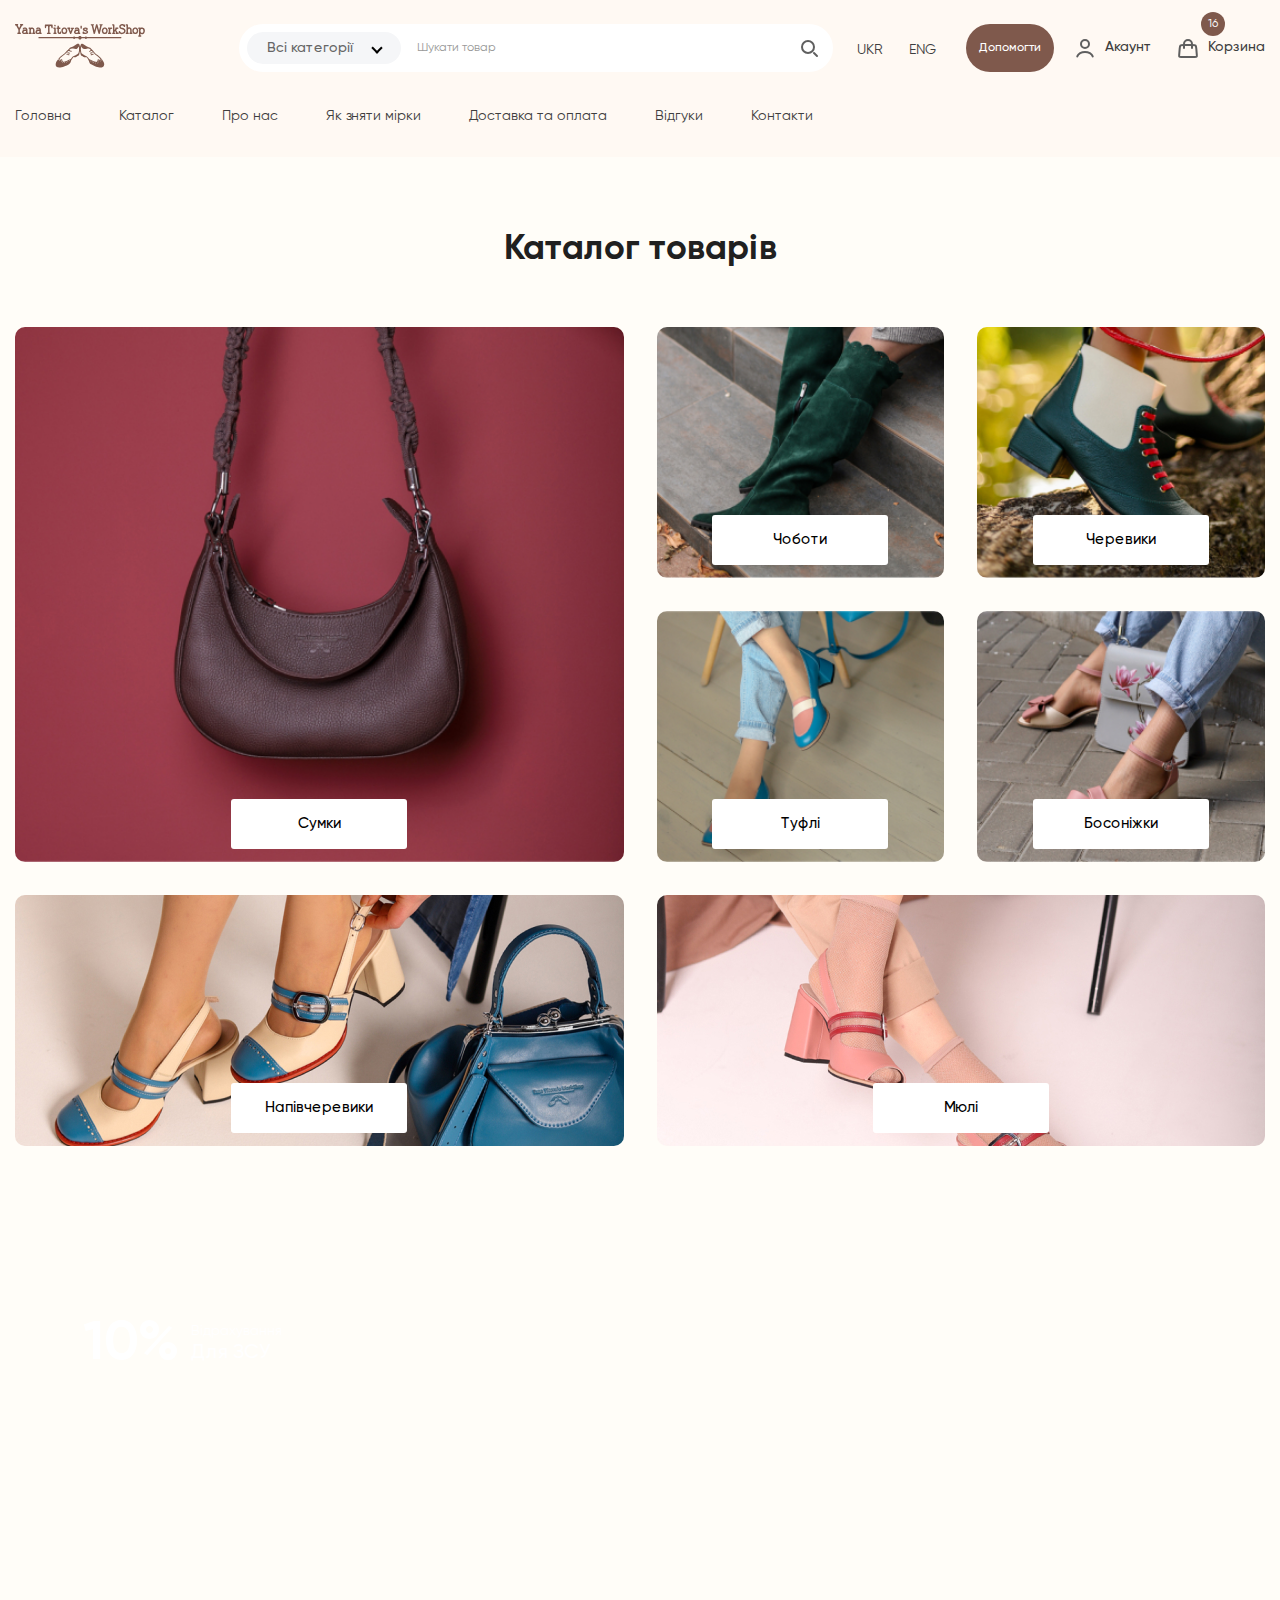
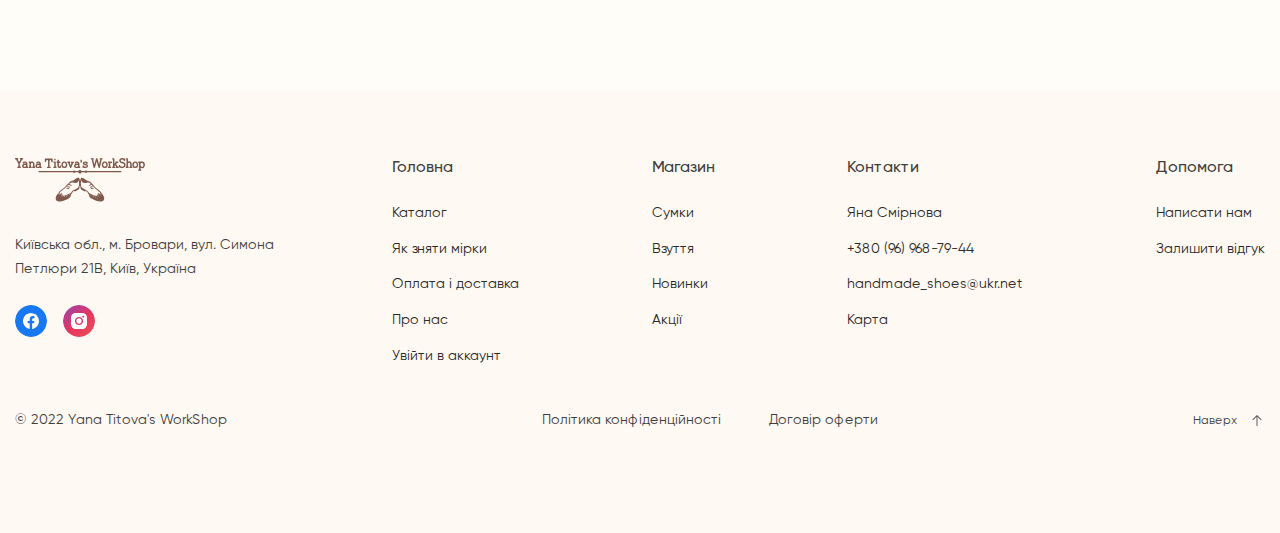
<file: category.html>
<!DOCTYPE html>
<html lang="ru">
	<head>
		<meta http-equiv="Content-Type" content="text/html; charset=utf-8">
		<!-- Переключение IE в последнию версию, на случай если в настройках пользователя стоит меньшая -->
		<meta http-equiv="X-UA-Compatible" content="IE=edge">

		<!-- Адаптирование страницы для мобильных устройств -->
		<meta name="viewport" content="width=device-width, initial-scale=1, maximum-scale=1">

		<!-- Запрет распознования номера телефона -->
		<meta name="format-detection" content="telephone=no">
		<meta name="SKYPE_TOOLBAR" content ="SKYPE_TOOLBAR_PARSER_COMPATIBLE">

		<!-- Заголовок страницы -->
		<title>Заголовок страницы</title>

		<!-- Данное значение часто используют(использовали) поисковые системы -->
		<meta name="description" content="">
		<meta name="keywords" content="">

		<!-- Традиционная иконка сайта, размер 16x16, прозрачность поддерживается. Рекомендуемый формат: .ico или .png -->
		<link rel="shortcut icon" href="images/favicon.ico">

		<link rel="preconnect" href="https://fonts.googleapis.com">
		<link rel="preconnect" href="https://fonts.gstatic.com" crossorigin>
		<link href="https://fonts.googleapis.com/css2?family=Gentium+Plus:ital,wght@0,400;0,700;1,700&display=swap" rel="stylesheet">

		<!-- Подключение файлов стилей -->
		<link rel="stylesheet" href="css/swiper-bundle.min.css">
		<link rel="stylesheet" href="css/fancybox.css">
		<link rel="stylesheet" href="css/jquery.rating.css">
		<link rel="stylesheet" href="css/intlTelInput.css">

		<link rel="stylesheet" href="css/styles.css">

		<link rel="stylesheet" href="css/response_1199.css" media="(max-width: 1199px)">
		<link rel="stylesheet" href="css/response_1024.css" media="(max-width: 1024px)">
		<link rel="stylesheet" href="css/response_767.css" media="(max-width: 767px)">
		<link rel="stylesheet" href="css/response_479.css" media="(max-width: 479px)">
	</head>

	<body>
		<div class="wrap">
			<div class="main">
				<!-- Шапка -->
				<div class="header_mob">
					<div class="cont flex">
						<div class="logo"><a href="/"><img src="images/logo.svg" alt=""></a></div>

						<div class="search_btn">
							<button type="button" class="mini_modal_link" data-modal-id="#search_mob">
								<svg width="30" height="30" viewBox="0 0 24 24" fill="none" xmlns="http://www.w3.org/2000/svg">
									<circle cx="11" cy="11" r="6" fill="none" stroke="currentColor" stroke-width="2"/>
									<path d="M20 20L17 17" stroke="currentColor" stroke-width="2" stroke-linecap="round"/>
								</svg>
							</button>
						</div>

						<button type="button" class="mob_menu_link">
							<span></span>
							<span></span>
							<span></span>
						</button>
					</div>
				</div>

				<header>
					<div class="top">
						<div class="cont flex">
							<div class="logo"><a href="/"><img src="images/logo.svg" alt=""></a></div>

							<form action="/" class="search">
								<div class="select_wrap">
									<select name="select_category">
										<option value="">Всі категорії</option>
										<option value="">Category 1</option>
										<option value="">Category 2</option>
										<option value="">Category 3</option>
										<option value="">Category 4</option>
										<option value="">Category 5</option>
									</select>
								</div>

								<input type="text" name="" value="" placeholder="Шукати товар" class="input">

								<button type="submit" class="submit_btn">
									<svg width="24" height="24" viewBox="0 0 24 24" fill="none" xmlns="http://www.w3.org/2000/svg">
										<circle cx="11" cy="11" r="6" fill="none" stroke="currentColor" stroke-width="2"/>
										<path d="M20 20L17 17" stroke="currentColor" stroke-width="2" stroke-linecap="round"/>
									</svg>
								</button>
							</form>

							<div class="lang">
								<a href="/">UKR</a>

								<a href="/">ENG</a>
							</div>

							<div class="link_btn"><button type="button" class="scroll_link" data-content="#">Допомогти</button></div>

							<div class="links flex">
								<a href="/" class="link modal_link" data-content="#signup_modal">
									<span class="icon">
										<svg width="24" height="24" viewBox="0 0 24 24" fill="none" xmlns="http://www.w3.org/2000/svg">
											<path d="M19.7274 20.4471C19.2716 19.1713 18.2672 18.0439 16.8701 17.2399C15.4729 16.4358 13.7611 16 12 16C10.2389 16 8.52706 16.4358 7.12991 17.2399C5.73276 18.0439 4.72839 19.1713 4.27259 20.4471" stroke="currentColor" stroke-width="2" stroke-linecap="round"/>
											<circle cx="12" cy="8" r="4" stroke="currentColor" stroke-width="2" stroke-linecap="round"/>
										</svg>
									</span>

									Акаунт
								</a>

								<a href="/" class="link">
									<span class="icon">
										<svg width="24" height="24" viewBox="0 0 24 24" fill="none" xmlns="http://www.w3.org/2000/svg">
											<path d="M8 12L8 8C8 5.79086 9.79086 4 12 4V4C14.2091 4 16 5.79086 16 8L16 12" stroke="currentColor" stroke-width="2" stroke-linecap="round"/>
											<path d="M3.69435 12.6678C3.83942 10.9269 3.91196 10.0565 4.48605 9.52824C5.06013 9 5.9336 9 7.68053 9H16.3195C18.0664 9 18.9399 9 19.514 9.52824C20.088 10.0565 20.1606 10.9269 20.3057 12.6678L20.8195 18.8339C20.904 19.8474 20.9462 20.3542 20.6491 20.6771C20.352 21 19.8435 21 18.8264 21H5.1736C4.15655 21 3.64802 21 3.35092 20.6771C3.05382 20.3542 3.09605 19.8474 3.18051 18.8339L3.69435 12.6678Z" stroke="currentColor" stroke-width="2"/>
										</svg>
									</span>

									Корзина

									<span class="cart_counter">16</span>
								</a>
							</div>
						</div>
					</div>

					<div class="bottom">
						<div class="cont">
							<nav class="menu flex">
								<div class="item"><a href="/">Головна</a></div>
								<div class="item"><a href="/">Каталог</a></div>
								<div class="item"><a href="/">Про нас</a></div>
								<div class="item"><a href="/">Як зняти мірки</a></div>
								<div class="item"><a href="/">Доставка та оплата</a></div>
								<div class="item"><a href="/">Відгуки</a></div>
								<div class="item"><a href="/">Контакти</a></div>
							</nav>
						</div>
					</div>
				</header>

				<div id="search_mob" class="search_mob mini_modal">
					<form action="/" class="search">
						<div class="select_wrap">
							<select name="select_category">
								<option value="">Всі категорії</option>
								<option value="">Category 1</option>
								<option value="">Category 2</option>
								<option value="">Category 3</option>
								<option value="">Category 4</option>
								<option value="">Category 5</option>
							</select>
						</div>

						<input type="text" name="" value="" placeholder="Шукати товар" class="input">

						<button type="submit" class="submit_btn">
							<svg width="24" height="24" viewBox="0 0 24 24" fill="none" xmlns="http://www.w3.org/2000/svg">
								<circle cx="11" cy="11" r="6" fill="none" stroke="currentColor" stroke-width="2"/>
								<path d="M20 20L17 17" stroke="currentColor" stroke-width="2" stroke-linecap="round"/>
							</svg>
						</button>
					</form>
				</div>
				<!-- End Шапка -->


				<!-- Основная часть -->
				<section class="sect_categories">
					<div class="cont">
						<div class="main_title center">Каталог товарів</div>

						<div class="grid">
							<div class="item">
								<img data-src="images/category.jpg" alt="" class="img lozad">

								<div class="link_btn link_btn2"><a href="/">Сумки</a></div>
							</div>

							<div class="item">
								<img data-src="images/category2.jpg" alt="" class="img lozad">

								<div class="link_btn link_btn2"><a href="/">Чоботи</a></div>
							</div>

							<div class="item">
								<img data-src="images/category3.jpg" alt="" class="img lozad">

								<div class="link_btn link_btn2"><a href="/">Черевики</a></div>
							</div>

							<div class="item">
								<img data-src="images/category4.jpg" alt="" class="img lozad">

								<div class="link_btn link_btn2"><a href="/">Туфлі</a></div>
							</div>

							<div class="item">
								<img data-src="images/category5.jpg" alt="" class="img lozad">

								<div class="link_btn link_btn2"><a href="/">Босоніжки</a></div>
							</div>

							<div class="item">
								<img data-src="images/category6.jpg" alt="" class="img lozad">

								<div class="link_btn link_btn2"><a href="/">Напівчеревики</a></div>
							</div>

							<div class="item">
								<img data-src="images/category7.jpg" alt="" class="img lozad">

								<div class="link_btn link_btn2"><a href="/">Мюлі</a></div>
							</div>
						</div>
					</div>
				</section>


				<section class="sect_donation">
					<div class="cont">
						<div class="box">
							<div class="bg">
								<img data-src="images/donation_img.jpg" alt="" class="lozad">
							</div>

							<div class="box_title flex">
								<div class="donation_amount">10%</div>

								<div class="info">
									Відрахування
									<b>Для ЗСУ</b>
								</div>
							</div>
						</div>
					</div>
				</section>
				<!-- End Основная часть -->
			</div>


			<!-- Подвал -->
			<footer>
				<div class="top">
					<div class="cont flex">
						<div class="col_l">
							<div class="logo"><a href="/"><img src="images/logo.svg" alt=""></a></div>

							<div class="adress">Київська обл., м. Бровари, вул. Симона Петлюри 21В, Київ, Україна</div>

							<div class="socials flex">
								<a href="/" class="soc" target="_blank" rel="noopener">
									<svg width="32" height="32" viewBox="0 0 32 32" fill="none" xmlns="http://www.w3.org/2000/svg">
										<path d="M0 16C0 24.8366 7.16344 32 16 32C24.8366 32 32 24.8366 32 16C32 7.16344 24.8366 0 16 0C7.16344 0 0 7.16344 0 16Z" fill="#1877F2"/>
										<path d="M24 16C24 11.6 20.4 8 16 8C11.6 8 8 11.6 8 16C8 20 10.9 23.3 14.7 23.9V18.3H12.7V16H14.7V14.2C14.7 12.2 15.9 11.1 17.7 11.1C18.6 11.1 19.5 11.3 19.5 11.3V13.3H18.5C17.5 13.3 17.2 13.9 17.2 14.5V16H19.4L19 18.3H17.1V24C21.1 23.4 24 20 24 16Z" fill="white"/>
									</svg>
								</a>

								<a href="/" class="soc" target="_blank" rel="noopener">
									<svg width="32" height="32" viewBox="0 0 32 32" fill="none" xmlns="http://www.w3.org/2000/svg">
										<path d="M0 16C0 24.8366 7.16344 32 16 32C24.8366 32 32 24.8366 32 16C32 7.16344 24.8366 0 16 0C7.16344 0 0 7.16344 0 16Z" fill="url(#paint0_linear_113_10179)"/>
										<path d="M15.9978 13.3321C14.5289 13.3321 13.3301 14.5309 13.3301 15.9999C13.3301 17.4688 14.5289 18.6676 15.9978 18.6676C17.4668 18.6676 18.6656 17.4688 18.6656 15.9999C18.6656 14.5309 17.4668 13.3321 15.9978 13.3321ZM23.9991 15.9999C23.9991 14.8951 24.0091 13.8004 23.9471 12.6977C23.885 11.4168 23.5928 10.2801 22.6562 9.34348C21.7176 8.40486 20.5829 8.11467 19.302 8.05263C18.1973 7.99059 17.1026 8.0006 15.9999 8.0006C14.8951 8.0006 13.8004 7.99059 12.6977 8.05263C11.4168 8.11467 10.2801 8.40686 9.34348 9.34348C8.40486 10.2821 8.11467 11.4168 8.05263 12.6977C7.99059 13.8024 8.0006 14.8971 8.0006 15.9999C8.0006 17.1026 7.99059 18.1993 8.05263 19.302C8.11467 20.5829 8.40686 21.7196 9.34348 22.6562C10.2821 23.5948 11.4168 23.885 12.6977 23.9471C13.8024 24.0091 14.8971 23.9991 15.9999 23.9991C17.1046 23.9991 18.1993 24.0091 19.302 23.9471C20.5829 23.885 21.7196 23.5928 22.6562 22.6562C23.5948 21.7176 23.885 20.5829 23.9471 19.302C24.0111 18.1993 23.9991 17.1046 23.9991 15.9999ZM15.9978 20.1045C13.7264 20.1045 11.8932 18.2713 11.8932 15.9999C11.8932 13.7284 13.7264 11.8952 15.9978 11.8952C18.2693 11.8952 20.1025 13.7284 20.1025 15.9999C20.1025 18.2713 18.2693 20.1045 15.9978 20.1045ZM20.2707 12.6857C19.7403 12.6857 19.312 12.2574 19.312 11.727C19.312 11.1967 19.7403 10.7684 20.2707 10.7684C20.801 10.7684 21.2293 11.1967 21.2293 11.727C21.2294 11.853 21.2048 11.9777 21.1566 12.0941C21.1085 12.2105 21.0379 12.3162 20.9489 12.4052C20.8598 12.4943 20.7541 12.5649 20.6377 12.613C20.5213 12.6611 20.3966 12.6858 20.2707 12.6857Z" fill="white"/>
										<defs>
											<linearGradient id="paint0_linear_113_10179" x1="3.5" y1="4" x2="27" y2="32" gradientUnits="userSpaceOnUse">
												<stop stop-color="#A440A1"/>
												<stop offset="0.5" stop-color="#E8355C"/>
												<stop offset="1" stop-color="#EA4E5B"/>
											</linearGradient>
										</defs>
									</svg>
								</a>
							</div>
						</div>

						<div class="col_r">
							<div class="columns flex">
								<div class="column">
									<div class="title">Головна</div>

									<ul>
										<li><a href="/">Каталог</a></li>
										<li><a href="/">Як зняти мірки</a></li>
										<li><a href="/">Оплата і доставка</a></li>
										<li><a href="/">Про нас</a></li>
										<li><a href="/">Увійти в аккаунт</a></li>
									</ul>
								</div>

								<div class="column">
									<div class="title">Магазин</div>

									<ul>
										<li><a href="/">Сумки</a></li>
										<li><a href="/">Взуття</a></li>
										<li><a href="/">Новинки</a></li>
										<li><a href="/">Акції</a></li>
									</ul>
								</div>

								<div class="column">
									<div class="title">Контакти</div>

									<ul>
										<li><a href="/">Яна Смірнова</a></li>
										<li><a href="tel:+380969687944">+380 (96) 968-79-44</a></li>
										<li><a href="mailto:handmade_shoes@ukr.net">handmade_shoes@ukr.net</a></li>
										<li><a href="/">Карта</a></li>
									</ul>
								</div>

								<div class="column">
									<div class="title">Допомога</div>

									<ul>
										<li><a href="/" class="modal_link" data-content="#callback_modal">Написати нам</a></li>
										<li><a href="/" class="modal_link" data-content="#review_modal">Залишити відгук</a></li>
									</ul>
								</div>
							</div>
						</div>
					</div>
				</div>

				<div class="bottom">
					<div class="cont">
						<div class="grid flex">
							<div class="copy">&copy; 2022 Yana Titova's WorkShop</div>

							<div class="links flex">
								<a href="/">Політика конфіденційності</a>
								<a href="/">Договір оферти</a>
							</div>

							<div class="up_btn">
								<button type="button">
									Наверх

									<svg class="icon" width="16" height="16" viewBox="0 0 16 16" fill="none" xmlns="http://www.w3.org/2000/svg">
										<path d="M4.35355 7.02018C4.15829 7.21544 3.84171 7.21544 3.64645 7.02018C3.45118 6.82492 3.45118 6.50834 3.64645 6.31307L4.35355 7.02018ZM8 2.66663L7.64645 2.31307L8 1.95952L8.35355 2.31307L8 2.66663ZM12.3536 6.31307C12.5488 6.50833 12.5488 6.82492 12.3536 7.02018C12.1583 7.21544 11.8417 7.21544 11.6464 7.02018L12.3536 6.31307ZM8.5 12.6666C8.5 12.9428 8.27614 13.1666 8 13.1666C7.72386 13.1666 7.5 12.9428 7.5 12.6666L8.5 12.6666ZM3.64645 6.31307L7.64645 2.31307L8.35355 3.02018L4.35355 7.02018L3.64645 6.31307ZM8.35355 2.31307L12.3536 6.31307L11.6464 7.02018L7.64645 3.02018L8.35355 2.31307ZM8.5 2.66663L8.5 12.6666L7.5 12.6666L7.5 2.66663L8.5 2.66663Z" fill="currentColor"/>
									</svg>
								</button>
							</div>
						</div>
					</div>
				</div>
			</footer>
			<!-- End Подвал -->
		</div>

		<div class="supports_error">
			Ваш браузер устарел рекомендуем обновить его до последней версии<br /> или использовать другой более современный.
		</div>

		<div class="overlay"></div>


		<section class="modal" id="signup_modal">
			<div class="modal_title">Зареєструватись та отримати 10% знижки</div>

			<div class="modal_subtitle">Ви вже маєте обліковий запис? <a href="/" class="modal_link" data-content="#login_modal">Увійти</a></div>

			<form action="/" class="modal_data form">
				<div class="line_form">
					<div class="label">Ваш Email</div>

					<input type="email" name="email" class="input">
				</div>

				<div class="line_form">
					<div class="label">Ваш пароль</div>

					<div class="field field_password">
						<input type="password" name="password" class="input" placeholder="6-20 символів">

						<div class="show_password">
							<button type="button">
								<svg width="20" height="14" viewBox="0 0 20 14" fill="none" xmlns="http://www.w3.org/2000/svg">
									<path fill-rule="evenodd" clip-rule="evenodd" d="M0.947625 5.53439C0.613728 5.99052 0.380584 6.35011 0.254227 6.56588L0 7L0.254227 7.43412C0.380584 7.64989 0.613728 8.00948 0.947625 8.46561C1.50014 9.2204 2.14064 9.9747 2.8647 10.6812C4.97881 12.7441 7.36906 14 10 14C12.6309 14 15.0212 12.7441 17.1353 10.6812C17.8594 9.9747 18.4999 9.2204 19.0524 8.46561C19.3863 8.00948 19.6194 7.64989 19.7458 7.43412L20 7L19.7458 6.56588C19.6194 6.35011 19.3863 5.99052 19.0524 5.53439C18.4999 4.7796 17.8594 4.0253 17.1353 3.31878C15.0212 1.25588 12.6309 0 10 0C7.36906 0 4.97881 1.25588 2.8647 3.31878C2.14064 4.0253 1.50014 4.7796 0.947625 5.53439ZM2.40701 7.44845C2.2914 7.29051 2.18591 7.14044 2.09087 7C2.18591 6.85956 2.2914 6.70949 2.40701 6.55155C2.90533 5.87079 3.48381 5.18954 4.13286 4.55622C5.9419 2.79099 7.92316 1.75 10 1.75C12.0768 1.75 14.0581 2.79099 15.8671 4.55622C16.5162 5.18954 17.0947 5.87079 17.593 6.55155C17.7086 6.70949 17.8141 6.85956 17.9091 7C17.8141 7.14044 17.7086 7.29051 17.593 7.44845C17.0947 8.12921 16.5162 8.81046 15.8671 9.44378C14.0581 11.209 12.0768 12.25 10 12.25C7.92316 12.25 5.9419 11.209 4.13286 9.44378C3.48381 8.81046 2.90533 8.12921 2.40701 7.44845ZM10 10.5C8.01902 10.5 6.41312 8.933 6.41312 7C6.41312 5.067 8.01902 3.5 10 3.5C11.981 3.5 13.5869 5.067 13.5869 7C13.5869 8.933 11.981 10.5 10 10.5ZM11.7934 7C11.7934 7.9665 10.9905 8.75 10 8.75C9.00951 8.75 8.20656 7.9665 8.20656 7C8.20656 6.0335 9.00951 5.25 10 5.25C10.9905 5.25 11.7934 6.0335 11.7934 7Z" fill="currentColor"/>
								</svg>
							</button>
						</div>
					</div>
				</div>

				<div class="submit">
					<button type="submit" class="submit_btn">Зареєструватися</button>
				</div>

				<div class="desc">В деякий час ми надсилаємо коди купонів</div>
			</form>
		</section>


		<section class="modal" id="login_modal">
			<div class="modal_title">Увійти в обліковий запис</div>

			<div class="modal_subtitle">Немає облікового запису? <a href="/" class="modal_link" data-content="#signup_modal">Зареєструватися</a></div>

			<form action="/" class="modal_data form">
				<div class="line_form">
					<div class="label">Ваш Email</div>

					<input type="email" name="email" class="input">
				</div>

				<div class="line_form">
					<div class="label">Ваш пароль</div>

					<div class="field field_password">
						<input type="password" name="password" class="input" placeholder="6-20 символів">

						<div class="show_password">
							<button type="button">
								<svg width="20" height="14" viewBox="0 0 20 14" fill="none" xmlns="http://www.w3.org/2000/svg">
									<path fill-rule="evenodd" clip-rule="evenodd" d="M0.947625 5.53439C0.613728 5.99052 0.380584 6.35011 0.254227 6.56588L0 7L0.254227 7.43412C0.380584 7.64989 0.613728 8.00948 0.947625 8.46561C1.50014 9.2204 2.14064 9.9747 2.8647 10.6812C4.97881 12.7441 7.36906 14 10 14C12.6309 14 15.0212 12.7441 17.1353 10.6812C17.8594 9.9747 18.4999 9.2204 19.0524 8.46561C19.3863 8.00948 19.6194 7.64989 19.7458 7.43412L20 7L19.7458 6.56588C19.6194 6.35011 19.3863 5.99052 19.0524 5.53439C18.4999 4.7796 17.8594 4.0253 17.1353 3.31878C15.0212 1.25588 12.6309 0 10 0C7.36906 0 4.97881 1.25588 2.8647 3.31878C2.14064 4.0253 1.50014 4.7796 0.947625 5.53439ZM2.40701 7.44845C2.2914 7.29051 2.18591 7.14044 2.09087 7C2.18591 6.85956 2.2914 6.70949 2.40701 6.55155C2.90533 5.87079 3.48381 5.18954 4.13286 4.55622C5.9419 2.79099 7.92316 1.75 10 1.75C12.0768 1.75 14.0581 2.79099 15.8671 4.55622C16.5162 5.18954 17.0947 5.87079 17.593 6.55155C17.7086 6.70949 17.8141 6.85956 17.9091 7C17.8141 7.14044 17.7086 7.29051 17.593 7.44845C17.0947 8.12921 16.5162 8.81046 15.8671 9.44378C14.0581 11.209 12.0768 12.25 10 12.25C7.92316 12.25 5.9419 11.209 4.13286 9.44378C3.48381 8.81046 2.90533 8.12921 2.40701 7.44845ZM10 10.5C8.01902 10.5 6.41312 8.933 6.41312 7C6.41312 5.067 8.01902 3.5 10 3.5C11.981 3.5 13.5869 5.067 13.5869 7C13.5869 8.933 11.981 10.5 10 10.5ZM11.7934 7C11.7934 7.9665 10.9905 8.75 10 8.75C9.00951 8.75 8.20656 7.9665 8.20656 7C8.20656 6.0335 9.00951 5.25 10 5.25C10.9905 5.25 11.7934 6.0335 11.7934 7Z" fill="currentColor"/>
								</svg>
							</button>
						</div>
					</div>
				</div>

				<div class="line_flex flex">
					<div class="line_form">
						<div class="checkbox">
							<label class="label_check">
								<input type="checkbox" name="save_password">

								<span class="check_text">Зберегти пароль</span>
							</label>
						</div>
					</div>

					<div class="line_form">
						<div class="forgot_password"><a href="/">Забули пароль?</a></div>
					</div>
				</div>

				<div class="submit">
					<button type="submit" class="submit_btn">Увійти</button>
				</div>
			</form>
		</section>


		<section class="modal" id="review_modal">
			<div class="modal_title">Напишіть свій відгук</div>

			<form action="/" class="modal_data form">
				<div class="line_form">
					<div class="rating">
						<div class="star">
							<input name="review_rate" type="radio" class="wow" value="1">
							<input name="review_rate" type="radio" class="wow" value="2">
							<input name="review_rate" type="radio" class="wow" value="3">
							<input name="review_rate" type="radio" class="wow" value="4">
							<input name="review_rate" type="radio" class="wow" value="5">

							<div class="clear"></div>
						</div>
					</div>
				</div>

				<div class="line_form">
					<div class="label">Ваше ім'я</div>

					<input type="text" name="name" class="input">
				</div>

				<div class="line_form">
					<div class="label">Ваш відгук</div>

					<div class="field field_add_photo">
						<textarea name="review_text"></textarea>

						<label for="file_review" class="add_file_btn">
							<span class="icon">
								<svg width="16" height="16" viewBox="0 0 16 16" fill="none" xmlns="http://www.w3.org/2000/svg">
									<path fill-rule="evenodd" clip-rule="evenodd" d="M8.66667 14H1.33333V1.33333H14V8.66667C14 9.03486 14.2985 9.33333 14.6667 9.33333C15.0349 9.33333 15.3333 9.03486 15.3333 8.66667V0.666667C15.3333 0.298477 15.0349 0 14.6667 0H0.666667C0.298477 0 0 0.298477 0 0.666667V14.6667C0 15.0349 0.298477 15.3333 0.666667 15.3333H8.66667C9.03486 15.3333 9.33333 15.0349 9.33333 14.6667C9.33333 14.2985 9.03486 14 8.66667 14ZM11.8047 6.86193C11.5444 6.60158 11.1223 6.60158 10.8619 6.86193L7.93744 9.78641L5.73333 8.13333C5.46792 7.93427 5.09652 7.96067 4.86193 8.19526L2.86193 10.1953C2.60158 10.4556 2.60158 10.8777 2.86193 11.1381C3.12228 11.3984 3.54439 11.3984 3.80474 11.1381L5.39589 9.54692L7.6 11.2C7.86541 11.3991 8.23681 11.3727 8.4714 11.1381L11.8047 7.80474C12.0651 7.54439 12.0651 7.12228 11.8047 6.86193ZM6 6.66667C4.89543 6.66667 4 5.77124 4 4.66667C4 3.5621 4.89543 2.66667 6 2.66667C7.10457 2.66667 8 3.5621 8 4.66667C8 5.77124 7.10457 6.66667 6 6.66667ZM6.66667 4.66667C6.66667 5.03486 6.36819 5.33333 6 5.33333C5.63181 5.33333 5.33333 5.03486 5.33333 4.66667C5.33333 4.29848 5.63181 4 6 4C6.36819 4 6.66667 4.29848 6.66667 4.66667ZM12.6667 11.3333C12.6667 10.9651 12.9651 10.6667 13.3333 10.6667C13.7015 10.6667 14 10.9651 14 11.3333V12.6667H12.6667V11.3333ZM12.6667 14H11.3333C10.9651 14 10.6667 13.7015 10.6667 13.3333C10.6667 12.9651 10.9651 12.6667 11.3333 12.6667H12.6667V14ZM12.6667 14H14V15.3333C14 15.7015 13.7015 16 13.3333 16C12.9651 16 12.6667 15.7015 12.6667 15.3333V14ZM14 14V12.6667H15.3333C15.7015 12.6667 16 12.9651 16 13.3333C16 13.7015 15.7015 14 15.3333 14H14Z" fill="currentColor"/>
								</svg>
							</span>
						</label>
					</div>

					<div class="file">
						<input type="file" name="" id="file_review">

						<div class="images flex">
							<div class="img"><img src="images/tmp/review_img.jpg" alt=""></div>
							<div class="img"><img src="images/tmp/review_img2.jpg" alt=""></div>
							<div class="img"><img src="images/tmp/review_img3.jpg" alt=""></div>
						</div>
					</div>
				</div>

				<div class="submit">
					<button type="submit" class="submit_btn">Надіслати відгук</button>
				</div>
			</form>
		</section>


		<section class="modal modal_callback" id="callback_modal">
			<div class="modal_title center">Зв'язатись з нами</div>

			<form action="/" class="modal_data form">
				<div class="line_flex flex">
					<div class="line_form">
						<div class="label">Ваше ім'я</div>

						<input type="text" name="email" class="input" placeholder="Олег Лазорик">
					</div>

					<div class="line_form">
						<div class="label">Ваш Email</div>

						<input type="email" name="email" class="input">
					</div>
				</div>

				<div class="line_form">
					<div class="label">Тема</div>

					<input type="text" name="subject" class="input">
				</div>

				<div class="line_form">
					<div class="label">Ваше повідомлення</div>

					<textarea></textarea>
				</div>

				<div class="submit">
					<button type="submit" class="submit_btn">Відправити</button>
				</div>
			</form>
		</section>


		<!-- Подключение javascript файлов -->
		<script src="js/jquery-3.5.0.min.js"></script>
		<script src="js/jquery-migrate-1.4.1.min.js"></script>

		<script src="js/lozad.min.js"></script>

		<script src="js/swiper-bundle.min.js"></script>
		<script src="js/fancybox.min.js"></script>
		<script src="js/jquery.rating.pack.js"></script>

		<script src="js/inputmask.min.js"></script>
		<script src="js/nice-select.js"></script>
		<script src="js/intlTelInput-jquery.min.js"></script>

		<script src="js/functions.js"></script>
		<script src="js/scripts.js"></script>
	</body>
</html>
</file>
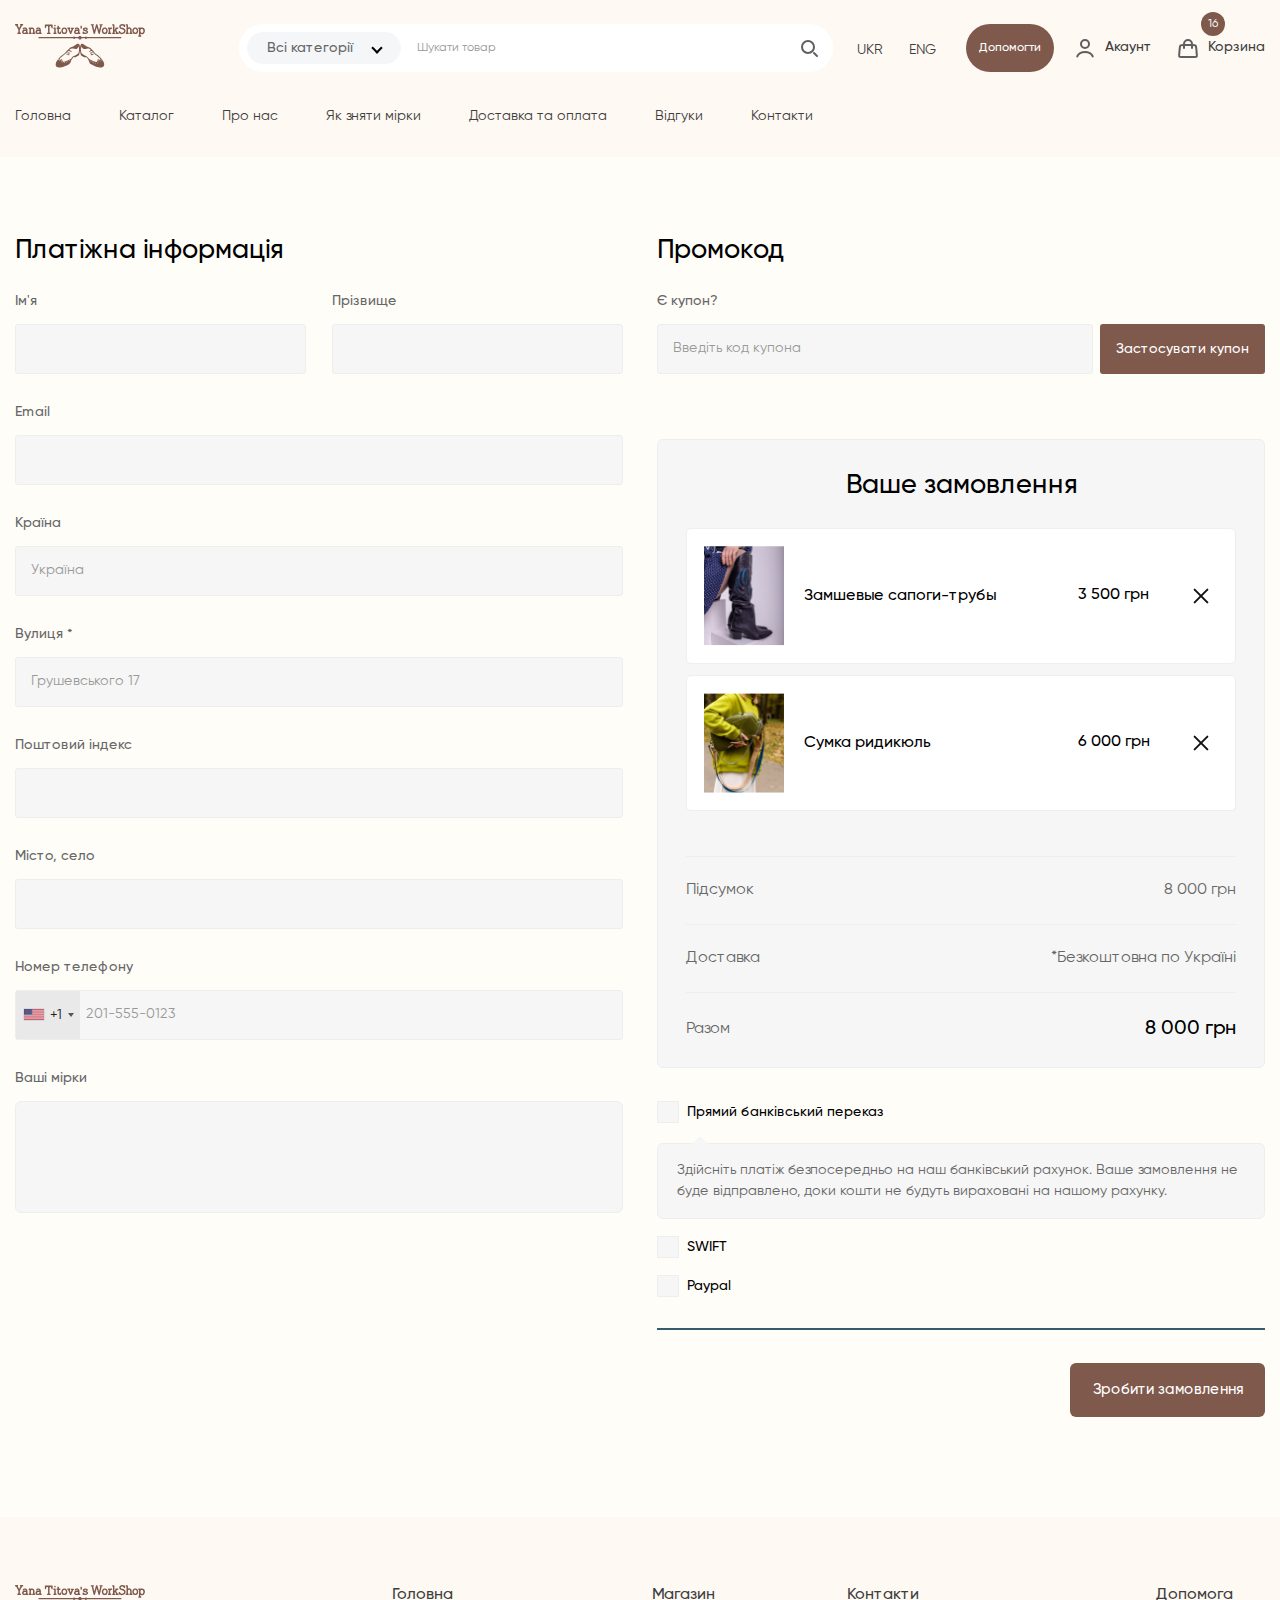
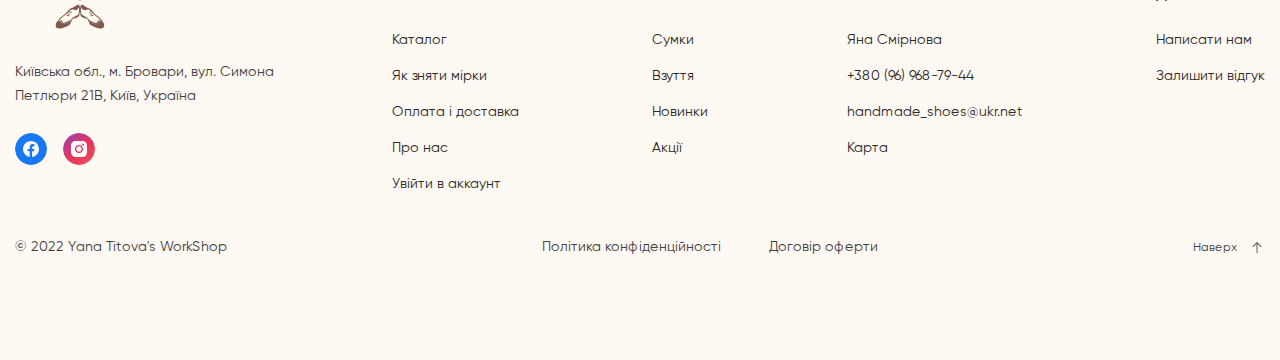
<file: checkout.html>
<!DOCTYPE html>
<html lang="ru">
	<head>
		<meta http-equiv="Content-Type" content="text/html; charset=utf-8">
		<!-- Переключение IE в последнию версию, на случай если в настройках пользователя стоит меньшая -->
		<meta http-equiv="X-UA-Compatible" content="IE=edge">

		<!-- Адаптирование страницы для мобильных устройств -->
		<meta name="viewport" content="width=device-width, initial-scale=1, maximum-scale=1">

		<!-- Запрет распознования номера телефона -->
		<meta name="format-detection" content="telephone=no">
		<meta name="SKYPE_TOOLBAR" content ="SKYPE_TOOLBAR_PARSER_COMPATIBLE">

		<!-- Заголовок страницы -->
		<title>Заголовок страницы</title>

		<!-- Данное значение часто используют(использовали) поисковые системы -->
		<meta name="description" content="">
		<meta name="keywords" content="">

		<!-- Традиционная иконка сайта, размер 16x16, прозрачность поддерживается. Рекомендуемый формат: .ico или .png -->
		<link rel="shortcut icon" href="images/favicon.ico">

		<link rel="preconnect" href="https://fonts.googleapis.com">
		<link rel="preconnect" href="https://fonts.gstatic.com" crossorigin>
		<link href="https://fonts.googleapis.com/css2?family=Gentium+Plus:ital,wght@0,400;0,700;1,700&display=swap" rel="stylesheet">

		<!-- Подключение файлов стилей -->
		<link rel="stylesheet" href="css/swiper-bundle.min.css">
		<link rel="stylesheet" href="css/fancybox.css">
		<link rel="stylesheet" href="css/jquery.rating.css">
		<link rel="stylesheet" href="css/intlTelInput.css">

		<link rel="stylesheet" href="css/styles.css">

		<link rel="stylesheet" href="css/response_1199.css" media="(max-width: 1199px)">
		<link rel="stylesheet" href="css/response_1024.css" media="(max-width: 1024px)">
		<link rel="stylesheet" href="css/response_767.css" media="(max-width: 767px)">
		<link rel="stylesheet" href="css/response_479.css" media="(max-width: 479px)">
	</head>

	<body>
		<div class="wrap">
			<div class="main">
				<!-- Шапка -->
				<div class="header_mob">
					<div class="cont flex">
						<div class="logo"><a href="/"><img src="images/logo.svg" alt=""></a></div>

						<div class="search_btn">
							<button type="button" class="mini_modal_link" data-modal-id="#search_mob">
								<svg width="30" height="30" viewBox="0 0 24 24" fill="none" xmlns="http://www.w3.org/2000/svg">
									<circle cx="11" cy="11" r="6" fill="none" stroke="currentColor" stroke-width="2"/>
									<path d="M20 20L17 17" stroke="currentColor" stroke-width="2" stroke-linecap="round"/>
								</svg>
							</button>
						</div>

						<button type="button" class="mob_menu_link">
							<span></span>
							<span></span>
							<span></span>
						</button>
					</div>
				</div>

				<header>
					<div class="top">
						<div class="cont flex">
							<div class="logo"><a href="/"><img src="images/logo.svg" alt=""></a></div>

							<form action="/" class="search">
								<div class="select_wrap">
									<select name="select_category">
										<option value="">Всі категорії</option>
										<option value="">Category 1</option>
										<option value="">Category 2</option>
										<option value="">Category 3</option>
										<option value="">Category 4</option>
										<option value="">Category 5</option>
									</select>
								</div>

								<input type="text" name="" value="" placeholder="Шукати товар" class="input">

								<button type="submit" class="submit_btn">
									<svg width="24" height="24" viewBox="0 0 24 24" fill="none" xmlns="http://www.w3.org/2000/svg">
										<circle cx="11" cy="11" r="6" fill="none" stroke="currentColor" stroke-width="2"/>
										<path d="M20 20L17 17" stroke="currentColor" stroke-width="2" stroke-linecap="round"/>
									</svg>
								</button>
							</form>

							<div class="lang">
								<a href="/">UKR</a>

								<a href="/">ENG</a>
							</div>

							<div class="link_btn"><button type="button" class="scroll_link" data-content="#">Допомогти</button></div>

							<div class="links flex">
								<a href="/" class="link modal_link" data-content="#signup_modal">
									<span class="icon">
										<svg width="24" height="24" viewBox="0 0 24 24" fill="none" xmlns="http://www.w3.org/2000/svg">
											<path d="M19.7274 20.4471C19.2716 19.1713 18.2672 18.0439 16.8701 17.2399C15.4729 16.4358 13.7611 16 12 16C10.2389 16 8.52706 16.4358 7.12991 17.2399C5.73276 18.0439 4.72839 19.1713 4.27259 20.4471" stroke="currentColor" stroke-width="2" stroke-linecap="round"/>
											<circle cx="12" cy="8" r="4" stroke="currentColor" stroke-width="2" stroke-linecap="round"/>
										</svg>
									</span>

									Акаунт
								</a>

								<a href="/" class="link">
									<span class="icon">
										<svg width="24" height="24" viewBox="0 0 24 24" fill="none" xmlns="http://www.w3.org/2000/svg">
											<path d="M8 12L8 8C8 5.79086 9.79086 4 12 4V4C14.2091 4 16 5.79086 16 8L16 12" stroke="currentColor" stroke-width="2" stroke-linecap="round"/>
											<path d="M3.69435 12.6678C3.83942 10.9269 3.91196 10.0565 4.48605 9.52824C5.06013 9 5.9336 9 7.68053 9H16.3195C18.0664 9 18.9399 9 19.514 9.52824C20.088 10.0565 20.1606 10.9269 20.3057 12.6678L20.8195 18.8339C20.904 19.8474 20.9462 20.3542 20.6491 20.6771C20.352 21 19.8435 21 18.8264 21H5.1736C4.15655 21 3.64802 21 3.35092 20.6771C3.05382 20.3542 3.09605 19.8474 3.18051 18.8339L3.69435 12.6678Z" stroke="currentColor" stroke-width="2"/>
										</svg>
									</span>

									Корзина

									<span class="cart_counter">16</span>
								</a>
							</div>
						</div>
					</div>

					<div class="bottom">
						<div class="cont">
							<nav class="menu flex">
								<div class="item"><a href="/">Головна</a></div>
								<div class="item"><a href="/">Каталог</a></div>
								<div class="item"><a href="/">Про нас</a></div>
								<div class="item"><a href="/">Як зняти мірки</a></div>
								<div class="item"><a href="/">Доставка та оплата</a></div>
								<div class="item"><a href="/">Відгуки</a></div>
								<div class="item"><a href="/">Контакти</a></div>
							</nav>
						</div>
					</div>
				</header>

				<div id="search_mob" class="search_mob mini_modal">
					<form action="/" class="search">
						<div class="select_wrap">
							<select name="select_category">
								<option value="">Всі категорії</option>
								<option value="">Category 1</option>
								<option value="">Category 2</option>
								<option value="">Category 3</option>
								<option value="">Category 4</option>
								<option value="">Category 5</option>
							</select>
						</div>

						<input type="text" name="" value="" placeholder="Шукати товар" class="input">

						<button type="submit" class="submit_btn">
							<svg width="24" height="24" viewBox="0 0 24 24" fill="none" xmlns="http://www.w3.org/2000/svg">
								<circle cx="11" cy="11" r="6" fill="none" stroke="currentColor" stroke-width="2"/>
								<path d="M20 20L17 17" stroke="currentColor" stroke-width="2" stroke-linecap="round"/>
							</svg>
						</button>
					</form>
				</div>
				<!-- End Шапка -->


				<!-- Основная часть -->
				<section class="checkout">
					<form action="/" class="form">
						<div class="cont flex">
							<div class="column">
								<div class="title">Платіжна інформація</div>

								<div class="line_flex flex">
									<div class="line_form">
										<div class="label">Ім'я</div>

										<input type="text" class="input" placeholder="">
									</div>

									<div class="line_form">
										<div class="label">Прізвище</div>

										<input type="text" class="input" placeholder="">
									</div>
								</div>

								<div class="line_form">
									<div class="label">Email</div>

									<input type="email" class="input" placeholder="">
								</div>

								<div class="line_form">
									<div class="label">Країна</div>

									<input id="country" type="text" class="input" placeholder="Україна">
								</div>

								<div class="line_form delivery_way">
									<div class="label">Спосіб доставки</div>

									<div class="radios flex">
										<div class="radio">
											<label class="label_check">
												<input type="radio" name="country">

												<span class="check_text">Нова Пошта</span>
											</label>
										</div>

										<div class="radio">
											<label class="label_check">
												<input type="radio" name="country">

												<span class="check_text">Укрпошта</span>
											</label>
										</div>
									</div>
								</div>

								<div class="line_form">
									<div class="label">Вулиця *</div>

									<input type="text" class="input" placeholder="Грушевського 17">
								</div>

								<div class="line_form">
									<div class="label">Поштовий індекс</div>

									<input type="text" class="input" placeholder="">
								</div>

								<div class="line_form">
									<div class="label">Місто, село</div>

									<input type="text" class="input" placeholder="">
								</div>

								<div class="line_form">
									<div class="label">Номер телефону</div>

									<input type="tel" class="input" placeholder="">
								</div>

								<div class="line_form">
									<div class="label">Ваші мірки</div>

									<textarea name=""></textarea>
								</div>
							</div>

							<div class="column">
								<div class="title">Промокод</div>

								<div class="line_form">
									<div class="label">Є купон?</div>

									<div class="field_coupon flex">
										<input type="text" class="input" placeholder="Введіть код купона">

										<div class="link_btn"><button type="button">Застосувати купон</button></div>
									</div>
								</div>


								<div class="checkout_box">
									<div class="title center">Ваше замовлення</div>

									<div class="cart_item">
										<div class="thumb">
											<img data-src="images/tmp/cart_img.jpg" alt="" class="lozad">
										</div>

										<div class="name"><a href="/">Замшевые сапоги-трубы</a></div>

										<div class="price">3 500 грн</div>

										<a href="/" class="delete"></a>
									</div>

									<div class="cart_item">
										<div class="thumb">
											<img data-src="images/tmp/cart_img2.jpg" alt="" class="lozad">
										</div>

										<div class="name"><a href="/">Сумка ридикюль</a></div>

										<div class="price">6 000 грн</div>

										<a href="/" class="delete"></a>
									</div>

									<table class="checkout_total">
										<tr>
											<td>Підсумок</td>
											<td>8 000 грн</td>
										</tr>

										<tr>
											<td>Доставка</td>
											<td>*Безкоштовна по Україні</td>
										</tr>

										<tr>
											<td>Разом</td>
											<td><b>8 000 грн</b></td>
										</tr>
									</table>
								</div>

								<div class="line_form">
									<div class="radio">
										<label class="label_check">
											<input type="radio" name="payment">

											<span class="check_text">Прямий банківський переказ</span>
										</label>

										<div class="line_form_info">
											Здійсніть платіж безпосередньо на наш банківський рахунок. Ваше замовлення не буде відправлено, доки кошти не будуть вираховані на нашому рахунку.
										</div>
									</div>

									<div class="radio">
										<label class="label_check">
											<input type="radio" name="payment">

											<span class="check_text">SWIFT</span>
										</label>
									</div>

									<div class="radio">
										<label class="label_check">
											<input type="radio" name="payment">

											<span class="check_text">Paypal</span>
										</label>
									</div>
								</div>

								<div class="submit">
									<button type="submit" class="submit_btn">Зробити замовлення</button>
								</div>
							</div>
						</div>
					</form>
				</section>
				<!-- End Основная часть -->
			</div>


			<!-- Подвал -->
			<footer>
				<div class="top">
					<div class="cont flex">
						<div class="col_l">
							<div class="logo"><a href="/"><img src="images/logo.svg" alt=""></a></div>

							<div class="adress">Київська обл., м. Бровари, вул. Симона Петлюри 21В, Київ, Україна</div>

							<div class="socials flex">
								<a href="/" class="soc" target="_blank" rel="noopener">
									<svg width="32" height="32" viewBox="0 0 32 32" fill="none" xmlns="http://www.w3.org/2000/svg">
										<path d="M0 16C0 24.8366 7.16344 32 16 32C24.8366 32 32 24.8366 32 16C32 7.16344 24.8366 0 16 0C7.16344 0 0 7.16344 0 16Z" fill="#1877F2"/>
										<path d="M24 16C24 11.6 20.4 8 16 8C11.6 8 8 11.6 8 16C8 20 10.9 23.3 14.7 23.9V18.3H12.7V16H14.7V14.2C14.7 12.2 15.9 11.1 17.7 11.1C18.6 11.1 19.5 11.3 19.5 11.3V13.3H18.5C17.5 13.3 17.2 13.9 17.2 14.5V16H19.4L19 18.3H17.1V24C21.1 23.4 24 20 24 16Z" fill="white"/>
									</svg>
								</a>

								<a href="/" class="soc" target="_blank" rel="noopener">
									<svg width="32" height="32" viewBox="0 0 32 32" fill="none" xmlns="http://www.w3.org/2000/svg">
										<path d="M0 16C0 24.8366 7.16344 32 16 32C24.8366 32 32 24.8366 32 16C32 7.16344 24.8366 0 16 0C7.16344 0 0 7.16344 0 16Z" fill="url(#paint0_linear_113_10179)"/>
										<path d="M15.9978 13.3321C14.5289 13.3321 13.3301 14.5309 13.3301 15.9999C13.3301 17.4688 14.5289 18.6676 15.9978 18.6676C17.4668 18.6676 18.6656 17.4688 18.6656 15.9999C18.6656 14.5309 17.4668 13.3321 15.9978 13.3321ZM23.9991 15.9999C23.9991 14.8951 24.0091 13.8004 23.9471 12.6977C23.885 11.4168 23.5928 10.2801 22.6562 9.34348C21.7176 8.40486 20.5829 8.11467 19.302 8.05263C18.1973 7.99059 17.1026 8.0006 15.9999 8.0006C14.8951 8.0006 13.8004 7.99059 12.6977 8.05263C11.4168 8.11467 10.2801 8.40686 9.34348 9.34348C8.40486 10.2821 8.11467 11.4168 8.05263 12.6977C7.99059 13.8024 8.0006 14.8971 8.0006 15.9999C8.0006 17.1026 7.99059 18.1993 8.05263 19.302C8.11467 20.5829 8.40686 21.7196 9.34348 22.6562C10.2821 23.5948 11.4168 23.885 12.6977 23.9471C13.8024 24.0091 14.8971 23.9991 15.9999 23.9991C17.1046 23.9991 18.1993 24.0091 19.302 23.9471C20.5829 23.885 21.7196 23.5928 22.6562 22.6562C23.5948 21.7176 23.885 20.5829 23.9471 19.302C24.0111 18.1993 23.9991 17.1046 23.9991 15.9999ZM15.9978 20.1045C13.7264 20.1045 11.8932 18.2713 11.8932 15.9999C11.8932 13.7284 13.7264 11.8952 15.9978 11.8952C18.2693 11.8952 20.1025 13.7284 20.1025 15.9999C20.1025 18.2713 18.2693 20.1045 15.9978 20.1045ZM20.2707 12.6857C19.7403 12.6857 19.312 12.2574 19.312 11.727C19.312 11.1967 19.7403 10.7684 20.2707 10.7684C20.801 10.7684 21.2293 11.1967 21.2293 11.727C21.2294 11.853 21.2048 11.9777 21.1566 12.0941C21.1085 12.2105 21.0379 12.3162 20.9489 12.4052C20.8598 12.4943 20.7541 12.5649 20.6377 12.613C20.5213 12.6611 20.3966 12.6858 20.2707 12.6857Z" fill="white"/>
										<defs>
											<linearGradient id="paint0_linear_113_10179" x1="3.5" y1="4" x2="27" y2="32" gradientUnits="userSpaceOnUse">
												<stop stop-color="#A440A1"/>
												<stop offset="0.5" stop-color="#E8355C"/>
												<stop offset="1" stop-color="#EA4E5B"/>
											</linearGradient>
										</defs>
									</svg>
								</a>
							</div>
						</div>

						<div class="col_r">
							<div class="columns flex">
								<div class="column">
									<div class="title">Головна</div>

									<ul>
										<li><a href="/">Каталог</a></li>
										<li><a href="/">Як зняти мірки</a></li>
										<li><a href="/">Оплата і доставка</a></li>
										<li><a href="/">Про нас</a></li>
										<li><a href="/">Увійти в аккаунт</a></li>
									</ul>
								</div>

								<div class="column">
									<div class="title">Магазин</div>

									<ul>
										<li><a href="/">Сумки</a></li>
										<li><a href="/">Взуття</a></li>
										<li><a href="/">Новинки</a></li>
										<li><a href="/">Акції</a></li>
									</ul>
								</div>

								<div class="column">
									<div class="title">Контакти</div>

									<ul>
										<li><a href="/">Яна Смірнова</a></li>
										<li><a href="tel:+380969687944">+380 (96) 968-79-44</a></li>
										<li><a href="mailto:handmade_shoes@ukr.net">handmade_shoes@ukr.net</a></li>
										<li><a href="/">Карта</a></li>
									</ul>
								</div>

								<div class="column">
									<div class="title">Допомога</div>

									<ul>
										<li><a href="/" class="modal_link" data-content="#callback_modal">Написати нам</a></li>
										<li><a href="/" class="modal_link" data-content="#review_modal">Залишити відгук</a></li>
									</ul>
								</div>
							</div>
						</div>
					</div>
				</div>

				<div class="bottom">
					<div class="cont">
						<div class="grid flex">
							<div class="copy">&copy; 2022 Yana Titova's WorkShop</div>

							<div class="links flex">
								<a href="/">Політика конфіденційності</a>
								<a href="/">Договір оферти</a>
							</div>

							<div class="up_btn">
								<button type="button">
									Наверх

									<svg class="icon" width="16" height="16" viewBox="0 0 16 16" fill="none" xmlns="http://www.w3.org/2000/svg">
										<path d="M4.35355 7.02018C4.15829 7.21544 3.84171 7.21544 3.64645 7.02018C3.45118 6.82492 3.45118 6.50834 3.64645 6.31307L4.35355 7.02018ZM8 2.66663L7.64645 2.31307L8 1.95952L8.35355 2.31307L8 2.66663ZM12.3536 6.31307C12.5488 6.50833 12.5488 6.82492 12.3536 7.02018C12.1583 7.21544 11.8417 7.21544 11.6464 7.02018L12.3536 6.31307ZM8.5 12.6666C8.5 12.9428 8.27614 13.1666 8 13.1666C7.72386 13.1666 7.5 12.9428 7.5 12.6666L8.5 12.6666ZM3.64645 6.31307L7.64645 2.31307L8.35355 3.02018L4.35355 7.02018L3.64645 6.31307ZM8.35355 2.31307L12.3536 6.31307L11.6464 7.02018L7.64645 3.02018L8.35355 2.31307ZM8.5 2.66663L8.5 12.6666L7.5 12.6666L7.5 2.66663L8.5 2.66663Z" fill="currentColor"/>
									</svg>
								</button>
							</div>
						</div>
					</div>
				</div>
			</footer>
			<!-- End Подвал -->
		</div>

		<div class="supports_error">
			Ваш браузер устарел рекомендуем обновить его до последней версии<br /> или использовать другой более современный.
		</div>

		<div class="overlay"></div>


		<section class="modal" id="signup_modal">
			<div class="modal_title">Зареєструватись та отримати 10% знижки</div>

			<div class="modal_subtitle">Ви вже маєте обліковий запис? <a href="/" class="modal_link" data-content="#login_modal">Увійти</a></div>

			<form action="/" class="modal_data form">
				<div class="line_form">
					<div class="label">Ваш Email</div>

					<input type="email" name="email" class="input">
				</div>

				<div class="line_form">
					<div class="label">Ваш пароль</div>

					<div class="field field_password">
						<input type="password" name="password" class="input" placeholder="6-20 символів">

						<div class="show_password">
							<button type="button">
								<svg width="20" height="14" viewBox="0 0 20 14" fill="none" xmlns="http://www.w3.org/2000/svg">
									<path fill-rule="evenodd" clip-rule="evenodd" d="M0.947625 5.53439C0.613728 5.99052 0.380584 6.35011 0.254227 6.56588L0 7L0.254227 7.43412C0.380584 7.64989 0.613728 8.00948 0.947625 8.46561C1.50014 9.2204 2.14064 9.9747 2.8647 10.6812C4.97881 12.7441 7.36906 14 10 14C12.6309 14 15.0212 12.7441 17.1353 10.6812C17.8594 9.9747 18.4999 9.2204 19.0524 8.46561C19.3863 8.00948 19.6194 7.64989 19.7458 7.43412L20 7L19.7458 6.56588C19.6194 6.35011 19.3863 5.99052 19.0524 5.53439C18.4999 4.7796 17.8594 4.0253 17.1353 3.31878C15.0212 1.25588 12.6309 0 10 0C7.36906 0 4.97881 1.25588 2.8647 3.31878C2.14064 4.0253 1.50014 4.7796 0.947625 5.53439ZM2.40701 7.44845C2.2914 7.29051 2.18591 7.14044 2.09087 7C2.18591 6.85956 2.2914 6.70949 2.40701 6.55155C2.90533 5.87079 3.48381 5.18954 4.13286 4.55622C5.9419 2.79099 7.92316 1.75 10 1.75C12.0768 1.75 14.0581 2.79099 15.8671 4.55622C16.5162 5.18954 17.0947 5.87079 17.593 6.55155C17.7086 6.70949 17.8141 6.85956 17.9091 7C17.8141 7.14044 17.7086 7.29051 17.593 7.44845C17.0947 8.12921 16.5162 8.81046 15.8671 9.44378C14.0581 11.209 12.0768 12.25 10 12.25C7.92316 12.25 5.9419 11.209 4.13286 9.44378C3.48381 8.81046 2.90533 8.12921 2.40701 7.44845ZM10 10.5C8.01902 10.5 6.41312 8.933 6.41312 7C6.41312 5.067 8.01902 3.5 10 3.5C11.981 3.5 13.5869 5.067 13.5869 7C13.5869 8.933 11.981 10.5 10 10.5ZM11.7934 7C11.7934 7.9665 10.9905 8.75 10 8.75C9.00951 8.75 8.20656 7.9665 8.20656 7C8.20656 6.0335 9.00951 5.25 10 5.25C10.9905 5.25 11.7934 6.0335 11.7934 7Z" fill="currentColor"/>
								</svg>
							</button>
						</div>
					</div>
				</div>

				<div class="submit">
					<button type="submit" class="submit_btn">Зареєструватися</button>
				</div>

				<div class="desc">В деякий час ми надсилаємо коди купонів</div>
			</form>
		</section>


		<section class="modal" id="login_modal">
			<div class="modal_title">Увійти в обліковий запис</div>

			<div class="modal_subtitle">Немає облікового запису? <a href="/" class="modal_link" data-content="#signup_modal">Зареєструватися</a></div>

			<form action="/" class="modal_data form">
				<div class="line_form">
					<div class="label">Ваш Email</div>

					<input type="email" name="email" class="input">
				</div>

				<div class="line_form">
					<div class="label">Ваш пароль</div>

					<div class="field field_password">
						<input type="password" name="password" class="input" placeholder="6-20 символів">

						<div class="show_password">
							<button type="button">
								<svg width="20" height="14" viewBox="0 0 20 14" fill="none" xmlns="http://www.w3.org/2000/svg">
									<path fill-rule="evenodd" clip-rule="evenodd" d="M0.947625 5.53439C0.613728 5.99052 0.380584 6.35011 0.254227 6.56588L0 7L0.254227 7.43412C0.380584 7.64989 0.613728 8.00948 0.947625 8.46561C1.50014 9.2204 2.14064 9.9747 2.8647 10.6812C4.97881 12.7441 7.36906 14 10 14C12.6309 14 15.0212 12.7441 17.1353 10.6812C17.8594 9.9747 18.4999 9.2204 19.0524 8.46561C19.3863 8.00948 19.6194 7.64989 19.7458 7.43412L20 7L19.7458 6.56588C19.6194 6.35011 19.3863 5.99052 19.0524 5.53439C18.4999 4.7796 17.8594 4.0253 17.1353 3.31878C15.0212 1.25588 12.6309 0 10 0C7.36906 0 4.97881 1.25588 2.8647 3.31878C2.14064 4.0253 1.50014 4.7796 0.947625 5.53439ZM2.40701 7.44845C2.2914 7.29051 2.18591 7.14044 2.09087 7C2.18591 6.85956 2.2914 6.70949 2.40701 6.55155C2.90533 5.87079 3.48381 5.18954 4.13286 4.55622C5.9419 2.79099 7.92316 1.75 10 1.75C12.0768 1.75 14.0581 2.79099 15.8671 4.55622C16.5162 5.18954 17.0947 5.87079 17.593 6.55155C17.7086 6.70949 17.8141 6.85956 17.9091 7C17.8141 7.14044 17.7086 7.29051 17.593 7.44845C17.0947 8.12921 16.5162 8.81046 15.8671 9.44378C14.0581 11.209 12.0768 12.25 10 12.25C7.92316 12.25 5.9419 11.209 4.13286 9.44378C3.48381 8.81046 2.90533 8.12921 2.40701 7.44845ZM10 10.5C8.01902 10.5 6.41312 8.933 6.41312 7C6.41312 5.067 8.01902 3.5 10 3.5C11.981 3.5 13.5869 5.067 13.5869 7C13.5869 8.933 11.981 10.5 10 10.5ZM11.7934 7C11.7934 7.9665 10.9905 8.75 10 8.75C9.00951 8.75 8.20656 7.9665 8.20656 7C8.20656 6.0335 9.00951 5.25 10 5.25C10.9905 5.25 11.7934 6.0335 11.7934 7Z" fill="currentColor"/>
								</svg>
							</button>
						</div>
					</div>
				</div>

				<div class="line_flex flex">
					<div class="line_form">
						<div class="checkbox">
							<label class="label_check">
								<input type="checkbox" name="save_password">

								<span class="check_text">Зберегти пароль</span>
							</label>
						</div>
					</div>

					<div class="line_form">
						<div class="forgot_password"><a href="/">Забули пароль?</a></div>
					</div>
				</div>

				<div class="submit">
					<button type="submit" class="submit_btn">Увійти</button>
				</div>
			</form>
		</section>


		<section class="modal" id="review_modal">
			<div class="modal_title">Напишіть свій відгук</div>

			<form action="/" class="modal_data form">
				<div class="line_form">
					<div class="rating">
						<div class="star">
							<input name="review_rate" type="radio" class="wow" value="1">
							<input name="review_rate" type="radio" class="wow" value="2">
							<input name="review_rate" type="radio" class="wow" value="3">
							<input name="review_rate" type="radio" class="wow" value="4">
							<input name="review_rate" type="radio" class="wow" value="5">

							<div class="clear"></div>
						</div>
					</div>
				</div>

				<div class="line_form">
					<div class="label">Ваше ім'я</div>

					<input type="text" name="name" class="input">
				</div>

				<div class="line_form">
					<div class="label">Ваш відгук</div>

					<div class="field field_add_photo">
						<textarea name="review_text"></textarea>

						<label for="file_review" class="add_file_btn">
							<span class="icon">
								<svg width="16" height="16" viewBox="0 0 16 16" fill="none" xmlns="http://www.w3.org/2000/svg">
									<path fill-rule="evenodd" clip-rule="evenodd" d="M8.66667 14H1.33333V1.33333H14V8.66667C14 9.03486 14.2985 9.33333 14.6667 9.33333C15.0349 9.33333 15.3333 9.03486 15.3333 8.66667V0.666667C15.3333 0.298477 15.0349 0 14.6667 0H0.666667C0.298477 0 0 0.298477 0 0.666667V14.6667C0 15.0349 0.298477 15.3333 0.666667 15.3333H8.66667C9.03486 15.3333 9.33333 15.0349 9.33333 14.6667C9.33333 14.2985 9.03486 14 8.66667 14ZM11.8047 6.86193C11.5444 6.60158 11.1223 6.60158 10.8619 6.86193L7.93744 9.78641L5.73333 8.13333C5.46792 7.93427 5.09652 7.96067 4.86193 8.19526L2.86193 10.1953C2.60158 10.4556 2.60158 10.8777 2.86193 11.1381C3.12228 11.3984 3.54439 11.3984 3.80474 11.1381L5.39589 9.54692L7.6 11.2C7.86541 11.3991 8.23681 11.3727 8.4714 11.1381L11.8047 7.80474C12.0651 7.54439 12.0651 7.12228 11.8047 6.86193ZM6 6.66667C4.89543 6.66667 4 5.77124 4 4.66667C4 3.5621 4.89543 2.66667 6 2.66667C7.10457 2.66667 8 3.5621 8 4.66667C8 5.77124 7.10457 6.66667 6 6.66667ZM6.66667 4.66667C6.66667 5.03486 6.36819 5.33333 6 5.33333C5.63181 5.33333 5.33333 5.03486 5.33333 4.66667C5.33333 4.29848 5.63181 4 6 4C6.36819 4 6.66667 4.29848 6.66667 4.66667ZM12.6667 11.3333C12.6667 10.9651 12.9651 10.6667 13.3333 10.6667C13.7015 10.6667 14 10.9651 14 11.3333V12.6667H12.6667V11.3333ZM12.6667 14H11.3333C10.9651 14 10.6667 13.7015 10.6667 13.3333C10.6667 12.9651 10.9651 12.6667 11.3333 12.6667H12.6667V14ZM12.6667 14H14V15.3333C14 15.7015 13.7015 16 13.3333 16C12.9651 16 12.6667 15.7015 12.6667 15.3333V14ZM14 14V12.6667H15.3333C15.7015 12.6667 16 12.9651 16 13.3333C16 13.7015 15.7015 14 15.3333 14H14Z" fill="currentColor"/>
								</svg>
							</span>
						</label>
					</div>

					<div class="file">
						<input type="file" name="" id="file_review">

						<div class="images flex">
							<div class="img"><img src="images/tmp/review_img.jpg" alt=""></div>
							<div class="img"><img src="images/tmp/review_img2.jpg" alt=""></div>
							<div class="img"><img src="images/tmp/review_img3.jpg" alt=""></div>
						</div>
					</div>
				</div>

				<div class="submit">
					<button type="submit" class="submit_btn">Надіслати відгук</button>
				</div>
			</form>
		</section>


		<section class="modal modal_callback" id="callback_modal">
			<div class="modal_title center">Зв'язатись з нами</div>

			<form action="/" class="modal_data form">
				<div class="line_flex flex">
					<div class="line_form">
						<div class="label">Ваше ім'я</div>

						<input type="text" name="email" class="input" placeholder="Олег Лазорик">
					</div>

					<div class="line_form">
						<div class="label">Ваш Email</div>

						<input type="email" name="email" class="input">
					</div>
				</div>

				<div class="line_form">
					<div class="label">Тема</div>

					<input type="text" name="subject" class="input">
				</div>

				<div class="line_form">
					<div class="label">Ваше повідомлення</div>

					<textarea></textarea>
				</div>

				<div class="submit">
					<button type="submit" class="submit_btn">Відправити</button>
				</div>
			</form>
		</section>


		<!-- Подключение javascript файлов -->
		<script src="js/jquery-3.5.0.min.js"></script>
		<script src="js/jquery-migrate-1.4.1.min.js"></script>

		<script src="js/lozad.min.js"></script>

		<script src="js/swiper-bundle.min.js"></script>
		<script src="js/fancybox.min.js"></script>
		<script src="js/jquery.rating.pack.js"></script>

		<script src="js/inputmask.min.js"></script>
		<script src="js/nice-select.js"></script>
		<script src="js/intlTelInput-jquery.min.js"></script>

		<script src="js/functions.js"></script>
		<script src="js/scripts.js"></script>
	</body>
</html>
</file>
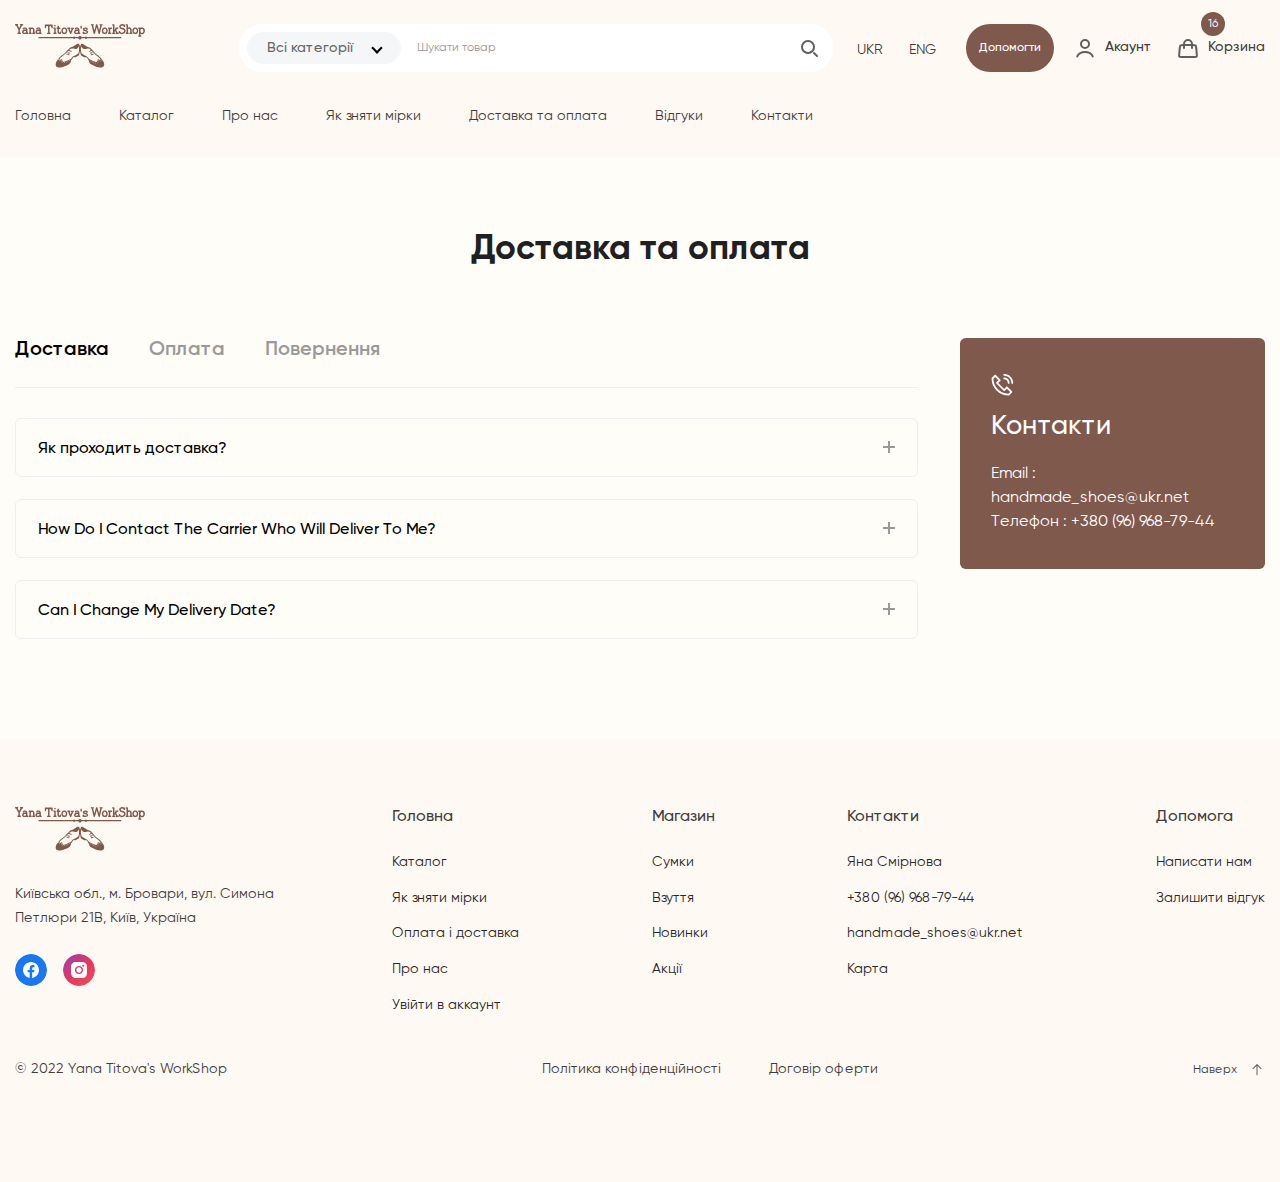
<file: delivery.html>
<!DOCTYPE html>
<html lang="ru">
	<head>
		<meta http-equiv="Content-Type" content="text/html; charset=utf-8">
		<!-- Переключение IE в последнию версию, на случай если в настройках пользователя стоит меньшая -->
		<meta http-equiv="X-UA-Compatible" content="IE=edge">

		<!-- Адаптирование страницы для мобильных устройств -->
		<meta name="viewport" content="width=device-width, initial-scale=1, maximum-scale=1">

		<!-- Запрет распознования номера телефона -->
		<meta name="format-detection" content="telephone=no">
		<meta name="SKYPE_TOOLBAR" content ="SKYPE_TOOLBAR_PARSER_COMPATIBLE">

		<!-- Заголовок страницы -->
		<title>Заголовок страницы</title>

		<!-- Данное значение часто используют(использовали) поисковые системы -->
		<meta name="description" content="">
		<meta name="keywords" content="">

		<!-- Традиционная иконка сайта, размер 16x16, прозрачность поддерживается. Рекомендуемый формат: .ico или .png -->
		<link rel="shortcut icon" href="images/favicon.ico">

		<link rel="preconnect" href="https://fonts.googleapis.com">
		<link rel="preconnect" href="https://fonts.gstatic.com" crossorigin>
		<link href="https://fonts.googleapis.com/css2?family=Gentium+Plus:ital,wght@0,400;0,700;1,700&display=swap" rel="stylesheet">

		<!-- Подключение файлов стилей -->
		<link rel="stylesheet" href="css/swiper-bundle.min.css">
		<link rel="stylesheet" href="css/fancybox.css">
		<link rel="stylesheet" href="css/jquery.rating.css">
		<link rel="stylesheet" href="css/intlTelInput.css">

		<link rel="stylesheet" href="css/styles.css">

		<link rel="stylesheet" href="css/response_1199.css" media="(max-width: 1199px)">
		<link rel="stylesheet" href="css/response_1024.css" media="(max-width: 1024px)">
		<link rel="stylesheet" href="css/response_767.css" media="(max-width: 767px)">
		<link rel="stylesheet" href="css/response_479.css" media="(max-width: 479px)">
	</head>

	<body>
		<div class="wrap">
			<div class="main">
				<!-- Шапка -->
				<div class="header_mob">
					<div class="cont flex">
						<div class="logo"><a href="/"><img src="images/logo.svg" alt=""></a></div>

						<div class="search_btn">
							<button type="button" class="mini_modal_link" data-modal-id="#search_mob">
								<svg width="30" height="30" viewBox="0 0 24 24" fill="none" xmlns="http://www.w3.org/2000/svg">
									<circle cx="11" cy="11" r="6" fill="none" stroke="currentColor" stroke-width="2"/>
									<path d="M20 20L17 17" stroke="currentColor" stroke-width="2" stroke-linecap="round"/>
								</svg>
							</button>
						</div>

						<button type="button" class="mob_menu_link">
							<span></span>
							<span></span>
							<span></span>
						</button>
					</div>
				</div>

				<header>
					<div class="top">
						<div class="cont flex">
							<div class="logo"><a href="/"><img src="images/logo.svg" alt=""></a></div>

							<form action="/" class="search">
								<div class="select_wrap">
									<select name="select_category">
										<option value="">Всі категорії</option>
										<option value="">Category 1</option>
										<option value="">Category 2</option>
										<option value="">Category 3</option>
										<option value="">Category 4</option>
										<option value="">Category 5</option>
									</select>
								</div>

								<input type="text" name="" value="" placeholder="Шукати товар" class="input">

								<button type="submit" class="submit_btn">
									<svg width="24" height="24" viewBox="0 0 24 24" fill="none" xmlns="http://www.w3.org/2000/svg">
										<circle cx="11" cy="11" r="6" fill="none" stroke="currentColor" stroke-width="2"/>
										<path d="M20 20L17 17" stroke="currentColor" stroke-width="2" stroke-linecap="round"/>
									</svg>
								</button>
							</form>

							<div class="lang">
								<a href="/">UKR</a>

								<a href="/">ENG</a>
							</div>

							<div class="link_btn"><button type="button" class="scroll_link" data-content="#">Допомогти</button></div>

							<div class="links flex">
								<a href="/" class="link modal_link" data-content="#signup_modal">
									<span class="icon">
										<svg width="24" height="24" viewBox="0 0 24 24" fill="none" xmlns="http://www.w3.org/2000/svg">
											<path d="M19.7274 20.4471C19.2716 19.1713 18.2672 18.0439 16.8701 17.2399C15.4729 16.4358 13.7611 16 12 16C10.2389 16 8.52706 16.4358 7.12991 17.2399C5.73276 18.0439 4.72839 19.1713 4.27259 20.4471" stroke="currentColor" stroke-width="2" stroke-linecap="round"/>
											<circle cx="12" cy="8" r="4" stroke="currentColor" stroke-width="2" stroke-linecap="round"/>
										</svg>
									</span>

									Акаунт
								</a>

								<a href="/" class="link">
									<span class="icon">
										<svg width="24" height="24" viewBox="0 0 24 24" fill="none" xmlns="http://www.w3.org/2000/svg">
											<path d="M8 12L8 8C8 5.79086 9.79086 4 12 4V4C14.2091 4 16 5.79086 16 8L16 12" stroke="currentColor" stroke-width="2" stroke-linecap="round"/>
											<path d="M3.69435 12.6678C3.83942 10.9269 3.91196 10.0565 4.48605 9.52824C5.06013 9 5.9336 9 7.68053 9H16.3195C18.0664 9 18.9399 9 19.514 9.52824C20.088 10.0565 20.1606 10.9269 20.3057 12.6678L20.8195 18.8339C20.904 19.8474 20.9462 20.3542 20.6491 20.6771C20.352 21 19.8435 21 18.8264 21H5.1736C4.15655 21 3.64802 21 3.35092 20.6771C3.05382 20.3542 3.09605 19.8474 3.18051 18.8339L3.69435 12.6678Z" stroke="currentColor" stroke-width="2"/>
										</svg>
									</span>

									Корзина

									<span class="cart_counter">16</span>
								</a>
							</div>
						</div>
					</div>

					<div class="bottom">
						<div class="cont">
							<nav class="menu flex">
								<div class="item"><a href="/">Головна</a></div>
								<div class="item"><a href="/">Каталог</a></div>
								<div class="item"><a href="/">Про нас</a></div>
								<div class="item"><a href="/">Як зняти мірки</a></div>
								<div class="item"><a href="/">Доставка та оплата</a></div>
								<div class="item"><a href="/">Відгуки</a></div>
								<div class="item"><a href="/">Контакти</a></div>
							</nav>
						</div>
					</div>
				</header>

				<div id="search_mob" class="search_mob mini_modal">
					<form action="/" class="search">
						<div class="select_wrap">
							<select name="select_category">
								<option value="">Всі категорії</option>
								<option value="">Category 1</option>
								<option value="">Category 2</option>
								<option value="">Category 3</option>
								<option value="">Category 4</option>
								<option value="">Category 5</option>
							</select>
						</div>

						<input type="text" name="" value="" placeholder="Шукати товар" class="input">

						<button type="submit" class="submit_btn">
							<svg width="24" height="24" viewBox="0 0 24 24" fill="none" xmlns="http://www.w3.org/2000/svg">
								<circle cx="11" cy="11" r="6" fill="none" stroke="currentColor" stroke-width="2"/>
								<path d="M20 20L17 17" stroke="currentColor" stroke-width="2" stroke-linecap="round"/>
							</svg>
						</button>
					</form>
				</div>
				<!-- End Шапка -->


				<!-- Основная часть -->
				<section class="delivery">
					<div class="cont">
						<h1 class="main_title center">Доставка та оплата</h1>

						<div class="columns flex">
							<div class="col_l">
								<section class="tabs_container">
									<div class="main_tabs tabs flex">
										<button type="button" data-content="#tab1" data-level="level1" class="active">Доставка</button>
										<button type="button" data-content="#tab2" data-level="level1">Оплата</button>
										<button type="button" data-content="#tab3" data-level="level1">Повернення</button>
									</div>

									<div class="tab_content level1 active" id="tab1">
										<div class="accordion">
											<div class="item">
												<div class="title open_btn">Як проходить доставка?</div>

												<div class="data">
													<div class="text_block">
														<p>
															We currently deliver to most postal codes in the following provinces in Canada: Alberta, British Columbia, Manitoba, Nova Scotia, Ontario, Quebec and Saskatchewan. To find out for sure if we deliver to your area, simply enter your postal code at the top of the page before placing an order.
														</p>
													</div>
												</div>
											</div>

											<div class="item">
												<div class="title open_btn">How Do I Contact The Carrier Who Will Deliver To Me?</div>

												<div class="data">
													<div class="text_block">
														<p>
															We currently deliver to most postal codes in the following provinces in Canada: Alberta, British Columbia, Manitoba, Nova Scotia, Ontario, Quebec and Saskatchewan. To find out for sure if we deliver to your area, simply enter your postal code at the top of the page before placing an order.
														</p>
													</div>
												</div>
											</div>

											<div class="item">
												<div class="title open_btn">Can I Change My Delivery Date?</div>

												<div class="data">
													<div class="text_block">
														<p>
															We currently deliver to most postal codes in the following provinces in Canada: Alberta, British Columbia, Manitoba, Nova Scotia, Ontario, Quebec and Saskatchewan. To find out for sure if we deliver to your area, simply enter your postal code at the top of the page before placing an order.
														</p>
													</div>
												</div>
											</div>
										</div>
									</div>

									<div class="tab_content level1" id="tab2">
										<div class="text_block">
											<p>
												We currently deliver to most postal codes in the following provinces in Canada: Alberta, British Columbia, Manitoba, Nova Scotia, Ontario, Quebec and Saskatchewan. To find out for sure if we deliver to your area, simply enter your postal code at the top of the page before placing an order.
											</p>
										</div>
									</div>

									<div class="tab_content level1" id="tab3">
										<div class="text_block">
											<p>
												We currently deliver to most postal codes in the following provinces in Canada: Alberta, British Columbia, Manitoba, Nova Scotia, Ontario, Quebec and Saskatchewan. To find out for sure if we deliver to your area, simply enter your postal code at the top of the page before placing an order.
											</p>

											<p>
												We currently deliver to most postal codes in the following provinces in Canada: Alberta, British Columbia, Manitoba, Nova Scotia, Ontario, Quebec and Saskatchewan. To find out for sure if we deliver to your area, simply enter your postal code at the top of the page before placing an order.
											</p>
										</div>
									</div>
								</section>
							</div>

							<div class="box_contacts">
								<div class="icon">
									<svg width="23" height="24" viewBox="0 0 23 24" fill="none" xmlns="http://www.w3.org/2000/svg">
										<path fill-rule="evenodd" clip-rule="evenodd" d="M13.2686 2.85471C12.7494 2.85471 12.3284 2.43378 12.3284 1.91454C12.3284 1.39529 12.7494 0.974365 13.2686 0.974365C18.4614 0.974365 22.6703 5.18324 22.6703 10.3761C22.6703 10.8953 22.2494 11.3162 21.7301 11.3162C21.2109 11.3162 20.79 10.8953 20.79 10.3761C20.79 6.22173 17.4229 2.85471 13.2686 2.85471ZM15.4236 14.412L13.2679 16.5677L7.0761 10.376L9.23181 8.22027C9.59897 7.85311 9.59897 7.25783 9.23181 6.89067L4.53095 2.18981C4.16379 1.82265 3.56851 1.82265 3.20135 2.18981L0.380838 5.01033C0.204522 5.18664 0.105469 5.42578 0.105469 5.67513C0.105469 15.5406 8.10324 23.5384 17.9687 23.5384C18.2181 23.5384 18.4572 23.4393 18.6335 23.263L21.454 20.4425C21.8212 20.0753 21.8212 19.4801 21.454 19.1129L16.7532 14.412C16.386 14.0449 15.7907 14.0449 15.4236 14.412ZM12.6022 18.5623C12.9693 18.9294 13.5646 18.9294 13.9318 18.5623L16.0875 16.4066L19.4588 19.7778L17.583 21.6536C9.0617 21.4522 2.19087 14.5814 1.98948 6.06015L3.86528 4.18435L7.23653 7.5556L5.08082 9.71132C4.71366 10.0785 4.71366 10.6738 5.08082 11.0409L12.6022 18.5623ZM12.3284 5.67513C12.3284 6.19437 12.7494 6.6153 13.2686 6.6153C15.3452 6.6153 17.0293 8.29941 17.0293 10.376C17.0293 10.8952 17.4502 11.3162 17.9695 11.3162C18.4887 11.3162 18.9096 10.8952 18.9096 10.376C18.9096 7.26093 16.3837 4.73496 13.2686 4.73496C12.7494 4.73496 12.3284 5.15589 12.3284 5.67513Z" fill="white"/>
										<mask id="mask0_91_13087" style="mask-type:alpha" maskUnits="userSpaceOnUse" x="0" y="0" width="23" height="24">
											<path fill-rule="evenodd" clip-rule="evenodd" d="M13.2686 2.85471C12.7494 2.85471 12.3284 2.43378 12.3284 1.91454C12.3284 1.39529 12.7494 0.974365 13.2686 0.974365C18.4614 0.974365 22.6703 5.18324 22.6703 10.3761C22.6703 10.8953 22.2494 11.3162 21.7301 11.3162C21.2109 11.3162 20.79 10.8953 20.79 10.3761C20.79 6.22173 17.4229 2.85471 13.2686 2.85471ZM15.4236 14.412L13.2679 16.5677L7.0761 10.376L9.23181 8.22027C9.59897 7.85311 9.59897 7.25783 9.23181 6.89067L4.53095 2.18981C4.16379 1.82265 3.56851 1.82265 3.20135 2.18981L0.380838 5.01033C0.204522 5.18664 0.105469 5.42578 0.105469 5.67513C0.105469 15.5406 8.10324 23.5384 17.9687 23.5384C18.2181 23.5384 18.4572 23.4393 18.6335 23.263L21.454 20.4425C21.8212 20.0753 21.8212 19.4801 21.454 19.1129L16.7532 14.412C16.386 14.0449 15.7907 14.0449 15.4236 14.412ZM12.6022 18.5623C12.9693 18.9294 13.5646 18.9294 13.9318 18.5623L16.0875 16.4066L19.4588 19.7778L17.583 21.6536C9.0617 21.4522 2.19087 14.5814 1.98948 6.06015L3.86528 4.18435L7.23653 7.5556L5.08082 9.71132C4.71366 10.0785 4.71366 10.6738 5.08082 11.0409L12.6022 18.5623ZM12.3284 5.67513C12.3284 6.19437 12.7494 6.6153 13.2686 6.6153C15.3452 6.6153 17.0293 8.29941 17.0293 10.376C17.0293 10.8952 17.4502 11.3162 17.9695 11.3162C18.4887 11.3162 18.9096 10.8952 18.9096 10.376C18.9096 7.26093 16.3837 4.73496 13.2686 4.73496C12.7494 4.73496 12.3284 5.15589 12.3284 5.67513Z" fill="white"/>
										</mask>
										<g mask="url(#mask0_91_13087)">
										</g>
									</svg>
								</div>

								<div class="title">Контакти</div>

								<div class="text">
									Email : handmade_shoes@ukr.net <br>
									Телефон : +380 (96) 968-79-44
								</div>
							</div>
						</div>
					</div>
				</section>
				<!-- End Основная часть -->
			</div>


			<!-- Подвал -->
			<footer>
				<div class="top">
					<div class="cont flex">
						<div class="col_l">
							<div class="logo"><a href="/"><img src="images/logo.svg" alt=""></a></div>

							<div class="adress">Київська обл., м. Бровари, вул. Симона Петлюри 21В, Київ, Україна</div>

							<div class="socials flex">
								<a href="/" class="soc" target="_blank" rel="noopener">
									<svg width="32" height="32" viewBox="0 0 32 32" fill="none" xmlns="http://www.w3.org/2000/svg">
										<path d="M0 16C0 24.8366 7.16344 32 16 32C24.8366 32 32 24.8366 32 16C32 7.16344 24.8366 0 16 0C7.16344 0 0 7.16344 0 16Z" fill="#1877F2"/>
										<path d="M24 16C24 11.6 20.4 8 16 8C11.6 8 8 11.6 8 16C8 20 10.9 23.3 14.7 23.9V18.3H12.7V16H14.7V14.2C14.7 12.2 15.9 11.1 17.7 11.1C18.6 11.1 19.5 11.3 19.5 11.3V13.3H18.5C17.5 13.3 17.2 13.9 17.2 14.5V16H19.4L19 18.3H17.1V24C21.1 23.4 24 20 24 16Z" fill="white"/>
									</svg>
								</a>

								<a href="/" class="soc" target="_blank" rel="noopener">
									<svg width="32" height="32" viewBox="0 0 32 32" fill="none" xmlns="http://www.w3.org/2000/svg">
										<path d="M0 16C0 24.8366 7.16344 32 16 32C24.8366 32 32 24.8366 32 16C32 7.16344 24.8366 0 16 0C7.16344 0 0 7.16344 0 16Z" fill="url(#paint0_linear_113_10179)"/>
										<path d="M15.9978 13.3321C14.5289 13.3321 13.3301 14.5309 13.3301 15.9999C13.3301 17.4688 14.5289 18.6676 15.9978 18.6676C17.4668 18.6676 18.6656 17.4688 18.6656 15.9999C18.6656 14.5309 17.4668 13.3321 15.9978 13.3321ZM23.9991 15.9999C23.9991 14.8951 24.0091 13.8004 23.9471 12.6977C23.885 11.4168 23.5928 10.2801 22.6562 9.34348C21.7176 8.40486 20.5829 8.11467 19.302 8.05263C18.1973 7.99059 17.1026 8.0006 15.9999 8.0006C14.8951 8.0006 13.8004 7.99059 12.6977 8.05263C11.4168 8.11467 10.2801 8.40686 9.34348 9.34348C8.40486 10.2821 8.11467 11.4168 8.05263 12.6977C7.99059 13.8024 8.0006 14.8971 8.0006 15.9999C8.0006 17.1026 7.99059 18.1993 8.05263 19.302C8.11467 20.5829 8.40686 21.7196 9.34348 22.6562C10.2821 23.5948 11.4168 23.885 12.6977 23.9471C13.8024 24.0091 14.8971 23.9991 15.9999 23.9991C17.1046 23.9991 18.1993 24.0091 19.302 23.9471C20.5829 23.885 21.7196 23.5928 22.6562 22.6562C23.5948 21.7176 23.885 20.5829 23.9471 19.302C24.0111 18.1993 23.9991 17.1046 23.9991 15.9999ZM15.9978 20.1045C13.7264 20.1045 11.8932 18.2713 11.8932 15.9999C11.8932 13.7284 13.7264 11.8952 15.9978 11.8952C18.2693 11.8952 20.1025 13.7284 20.1025 15.9999C20.1025 18.2713 18.2693 20.1045 15.9978 20.1045ZM20.2707 12.6857C19.7403 12.6857 19.312 12.2574 19.312 11.727C19.312 11.1967 19.7403 10.7684 20.2707 10.7684C20.801 10.7684 21.2293 11.1967 21.2293 11.727C21.2294 11.853 21.2048 11.9777 21.1566 12.0941C21.1085 12.2105 21.0379 12.3162 20.9489 12.4052C20.8598 12.4943 20.7541 12.5649 20.6377 12.613C20.5213 12.6611 20.3966 12.6858 20.2707 12.6857Z" fill="white"/>
										<defs>
											<linearGradient id="paint0_linear_113_10179" x1="3.5" y1="4" x2="27" y2="32" gradientUnits="userSpaceOnUse">
												<stop stop-color="#A440A1"/>
												<stop offset="0.5" stop-color="#E8355C"/>
												<stop offset="1" stop-color="#EA4E5B"/>
											</linearGradient>
										</defs>
									</svg>
								</a>
							</div>
						</div>

						<div class="col_r">
							<div class="columns flex">
								<div class="column">
									<div class="title">Головна</div>

									<ul>
										<li><a href="/">Каталог</a></li>
										<li><a href="/">Як зняти мірки</a></li>
										<li><a href="/">Оплата і доставка</a></li>
										<li><a href="/">Про нас</a></li>
										<li><a href="/">Увійти в аккаунт</a></li>
									</ul>
								</div>

								<div class="column">
									<div class="title">Магазин</div>

									<ul>
										<li><a href="/">Сумки</a></li>
										<li><a href="/">Взуття</a></li>
										<li><a href="/">Новинки</a></li>
										<li><a href="/">Акції</a></li>
									</ul>
								</div>

								<div class="column">
									<div class="title">Контакти</div>

									<ul>
										<li><a href="/">Яна Смірнова</a></li>
										<li><a href="tel:+380969687944">+380 (96) 968-79-44</a></li>
										<li><a href="mailto:handmade_shoes@ukr.net">handmade_shoes@ukr.net</a></li>
										<li><a href="/">Карта</a></li>
									</ul>
								</div>

								<div class="column">
									<div class="title">Допомога</div>

									<ul>
										<li><a href="/" class="modal_link" data-content="#callback_modal">Написати нам</a></li>
										<li><a href="/" class="modal_link" data-content="#review_modal">Залишити відгук</a></li>
									</ul>
								</div>
							</div>
						</div>
					</div>
				</div>

				<div class="bottom">
					<div class="cont">
						<div class="grid flex">
							<div class="copy">&copy; 2022 Yana Titova's WorkShop</div>

							<div class="links flex">
								<a href="/">Політика конфіденційності</a>
								<a href="/">Договір оферти</a>
							</div>

							<div class="up_btn">
								<button type="button">
									Наверх

									<svg class="icon" width="16" height="16" viewBox="0 0 16 16" fill="none" xmlns="http://www.w3.org/2000/svg">
										<path d="M4.35355 7.02018C4.15829 7.21544 3.84171 7.21544 3.64645 7.02018C3.45118 6.82492 3.45118 6.50834 3.64645 6.31307L4.35355 7.02018ZM8 2.66663L7.64645 2.31307L8 1.95952L8.35355 2.31307L8 2.66663ZM12.3536 6.31307C12.5488 6.50833 12.5488 6.82492 12.3536 7.02018C12.1583 7.21544 11.8417 7.21544 11.6464 7.02018L12.3536 6.31307ZM8.5 12.6666C8.5 12.9428 8.27614 13.1666 8 13.1666C7.72386 13.1666 7.5 12.9428 7.5 12.6666L8.5 12.6666ZM3.64645 6.31307L7.64645 2.31307L8.35355 3.02018L4.35355 7.02018L3.64645 6.31307ZM8.35355 2.31307L12.3536 6.31307L11.6464 7.02018L7.64645 3.02018L8.35355 2.31307ZM8.5 2.66663L8.5 12.6666L7.5 12.6666L7.5 2.66663L8.5 2.66663Z" fill="currentColor"/>
									</svg>
								</button>
							</div>
						</div>
					</div>
				</div>
			</footer>
			<!-- End Подвал -->
		</div>

		<div class="supports_error">
			Ваш браузер устарел рекомендуем обновить его до последней версии<br /> или использовать другой более современный.
		</div>

		<div class="overlay"></div>


		<section class="modal" id="signup_modal">
			<div class="modal_title">Зареєструватись та отримати 10% знижки</div>

			<div class="modal_subtitle">Ви вже маєте обліковий запис? <a href="/" class="modal_link" data-content="#login_modal">Увійти</a></div>

			<form action="/" class="modal_data form">
				<div class="line_form">
					<div class="label">Ваш Email</div>

					<input type="email" name="email" class="input">
				</div>

				<div class="line_form">
					<div class="label">Ваш пароль</div>

					<div class="field field_password">
						<input type="password" name="password" class="input" placeholder="6-20 символів">

						<div class="show_password">
							<button type="button">
								<svg width="20" height="14" viewBox="0 0 20 14" fill="none" xmlns="http://www.w3.org/2000/svg">
									<path fill-rule="evenodd" clip-rule="evenodd" d="M0.947625 5.53439C0.613728 5.99052 0.380584 6.35011 0.254227 6.56588L0 7L0.254227 7.43412C0.380584 7.64989 0.613728 8.00948 0.947625 8.46561C1.50014 9.2204 2.14064 9.9747 2.8647 10.6812C4.97881 12.7441 7.36906 14 10 14C12.6309 14 15.0212 12.7441 17.1353 10.6812C17.8594 9.9747 18.4999 9.2204 19.0524 8.46561C19.3863 8.00948 19.6194 7.64989 19.7458 7.43412L20 7L19.7458 6.56588C19.6194 6.35011 19.3863 5.99052 19.0524 5.53439C18.4999 4.7796 17.8594 4.0253 17.1353 3.31878C15.0212 1.25588 12.6309 0 10 0C7.36906 0 4.97881 1.25588 2.8647 3.31878C2.14064 4.0253 1.50014 4.7796 0.947625 5.53439ZM2.40701 7.44845C2.2914 7.29051 2.18591 7.14044 2.09087 7C2.18591 6.85956 2.2914 6.70949 2.40701 6.55155C2.90533 5.87079 3.48381 5.18954 4.13286 4.55622C5.9419 2.79099 7.92316 1.75 10 1.75C12.0768 1.75 14.0581 2.79099 15.8671 4.55622C16.5162 5.18954 17.0947 5.87079 17.593 6.55155C17.7086 6.70949 17.8141 6.85956 17.9091 7C17.8141 7.14044 17.7086 7.29051 17.593 7.44845C17.0947 8.12921 16.5162 8.81046 15.8671 9.44378C14.0581 11.209 12.0768 12.25 10 12.25C7.92316 12.25 5.9419 11.209 4.13286 9.44378C3.48381 8.81046 2.90533 8.12921 2.40701 7.44845ZM10 10.5C8.01902 10.5 6.41312 8.933 6.41312 7C6.41312 5.067 8.01902 3.5 10 3.5C11.981 3.5 13.5869 5.067 13.5869 7C13.5869 8.933 11.981 10.5 10 10.5ZM11.7934 7C11.7934 7.9665 10.9905 8.75 10 8.75C9.00951 8.75 8.20656 7.9665 8.20656 7C8.20656 6.0335 9.00951 5.25 10 5.25C10.9905 5.25 11.7934 6.0335 11.7934 7Z" fill="currentColor"/>
								</svg>
							</button>
						</div>
					</div>
				</div>

				<div class="submit">
					<button type="submit" class="submit_btn">Зареєструватися</button>
				</div>

				<div class="desc">В деякий час ми надсилаємо коди купонів</div>
			</form>
		</section>


		<section class="modal" id="login_modal">
			<div class="modal_title">Увійти в обліковий запис</div>

			<div class="modal_subtitle">Немає облікового запису? <a href="/" class="modal_link" data-content="#signup_modal">Зареєструватися</a></div>

			<form action="/" class="modal_data form">
				<div class="line_form">
					<div class="label">Ваш Email</div>

					<input type="email" name="email" class="input">
				</div>

				<div class="line_form">
					<div class="label">Ваш пароль</div>

					<div class="field field_password">
						<input type="password" name="password" class="input" placeholder="6-20 символів">

						<div class="show_password">
							<button type="button">
								<svg width="20" height="14" viewBox="0 0 20 14" fill="none" xmlns="http://www.w3.org/2000/svg">
									<path fill-rule="evenodd" clip-rule="evenodd" d="M0.947625 5.53439C0.613728 5.99052 0.380584 6.35011 0.254227 6.56588L0 7L0.254227 7.43412C0.380584 7.64989 0.613728 8.00948 0.947625 8.46561C1.50014 9.2204 2.14064 9.9747 2.8647 10.6812C4.97881 12.7441 7.36906 14 10 14C12.6309 14 15.0212 12.7441 17.1353 10.6812C17.8594 9.9747 18.4999 9.2204 19.0524 8.46561C19.3863 8.00948 19.6194 7.64989 19.7458 7.43412L20 7L19.7458 6.56588C19.6194 6.35011 19.3863 5.99052 19.0524 5.53439C18.4999 4.7796 17.8594 4.0253 17.1353 3.31878C15.0212 1.25588 12.6309 0 10 0C7.36906 0 4.97881 1.25588 2.8647 3.31878C2.14064 4.0253 1.50014 4.7796 0.947625 5.53439ZM2.40701 7.44845C2.2914 7.29051 2.18591 7.14044 2.09087 7C2.18591 6.85956 2.2914 6.70949 2.40701 6.55155C2.90533 5.87079 3.48381 5.18954 4.13286 4.55622C5.9419 2.79099 7.92316 1.75 10 1.75C12.0768 1.75 14.0581 2.79099 15.8671 4.55622C16.5162 5.18954 17.0947 5.87079 17.593 6.55155C17.7086 6.70949 17.8141 6.85956 17.9091 7C17.8141 7.14044 17.7086 7.29051 17.593 7.44845C17.0947 8.12921 16.5162 8.81046 15.8671 9.44378C14.0581 11.209 12.0768 12.25 10 12.25C7.92316 12.25 5.9419 11.209 4.13286 9.44378C3.48381 8.81046 2.90533 8.12921 2.40701 7.44845ZM10 10.5C8.01902 10.5 6.41312 8.933 6.41312 7C6.41312 5.067 8.01902 3.5 10 3.5C11.981 3.5 13.5869 5.067 13.5869 7C13.5869 8.933 11.981 10.5 10 10.5ZM11.7934 7C11.7934 7.9665 10.9905 8.75 10 8.75C9.00951 8.75 8.20656 7.9665 8.20656 7C8.20656 6.0335 9.00951 5.25 10 5.25C10.9905 5.25 11.7934 6.0335 11.7934 7Z" fill="currentColor"/>
								</svg>
							</button>
						</div>
					</div>
				</div>

				<div class="line_flex flex">
					<div class="line_form">
						<div class="checkbox">
							<label class="label_check">
								<input type="checkbox" name="save_password">

								<span class="check_text">Зберегти пароль</span>
							</label>
						</div>
					</div>

					<div class="line_form">
						<div class="forgot_password"><a href="/">Забули пароль?</a></div>
					</div>
				</div>

				<div class="submit">
					<button type="submit" class="submit_btn">Увійти</button>
				</div>
			</form>
		</section>


		<section class="modal" id="review_modal">
			<div class="modal_title">Напишіть свій відгук</div>

			<form action="/" class="modal_data form">
				<div class="line_form">
					<div class="rating">
						<div class="star">
							<input name="review_rate" type="radio" class="wow" value="1">
							<input name="review_rate" type="radio" class="wow" value="2">
							<input name="review_rate" type="radio" class="wow" value="3">
							<input name="review_rate" type="radio" class="wow" value="4">
							<input name="review_rate" type="radio" class="wow" value="5">

							<div class="clear"></div>
						</div>
					</div>
				</div>

				<div class="line_form">
					<div class="label">Ваше ім'я</div>

					<input type="text" name="name" class="input">
				</div>

				<div class="line_form">
					<div class="label">Ваш відгук</div>

					<div class="field field_add_photo">
						<textarea name="review_text"></textarea>

						<label for="file_review" class="add_file_btn">
							<span class="icon">
								<svg width="16" height="16" viewBox="0 0 16 16" fill="none" xmlns="http://www.w3.org/2000/svg">
									<path fill-rule="evenodd" clip-rule="evenodd" d="M8.66667 14H1.33333V1.33333H14V8.66667C14 9.03486 14.2985 9.33333 14.6667 9.33333C15.0349 9.33333 15.3333 9.03486 15.3333 8.66667V0.666667C15.3333 0.298477 15.0349 0 14.6667 0H0.666667C0.298477 0 0 0.298477 0 0.666667V14.6667C0 15.0349 0.298477 15.3333 0.666667 15.3333H8.66667C9.03486 15.3333 9.33333 15.0349 9.33333 14.6667C9.33333 14.2985 9.03486 14 8.66667 14ZM11.8047 6.86193C11.5444 6.60158 11.1223 6.60158 10.8619 6.86193L7.93744 9.78641L5.73333 8.13333C5.46792 7.93427 5.09652 7.96067 4.86193 8.19526L2.86193 10.1953C2.60158 10.4556 2.60158 10.8777 2.86193 11.1381C3.12228 11.3984 3.54439 11.3984 3.80474 11.1381L5.39589 9.54692L7.6 11.2C7.86541 11.3991 8.23681 11.3727 8.4714 11.1381L11.8047 7.80474C12.0651 7.54439 12.0651 7.12228 11.8047 6.86193ZM6 6.66667C4.89543 6.66667 4 5.77124 4 4.66667C4 3.5621 4.89543 2.66667 6 2.66667C7.10457 2.66667 8 3.5621 8 4.66667C8 5.77124 7.10457 6.66667 6 6.66667ZM6.66667 4.66667C6.66667 5.03486 6.36819 5.33333 6 5.33333C5.63181 5.33333 5.33333 5.03486 5.33333 4.66667C5.33333 4.29848 5.63181 4 6 4C6.36819 4 6.66667 4.29848 6.66667 4.66667ZM12.6667 11.3333C12.6667 10.9651 12.9651 10.6667 13.3333 10.6667C13.7015 10.6667 14 10.9651 14 11.3333V12.6667H12.6667V11.3333ZM12.6667 14H11.3333C10.9651 14 10.6667 13.7015 10.6667 13.3333C10.6667 12.9651 10.9651 12.6667 11.3333 12.6667H12.6667V14ZM12.6667 14H14V15.3333C14 15.7015 13.7015 16 13.3333 16C12.9651 16 12.6667 15.7015 12.6667 15.3333V14ZM14 14V12.6667H15.3333C15.7015 12.6667 16 12.9651 16 13.3333C16 13.7015 15.7015 14 15.3333 14H14Z" fill="currentColor"/>
								</svg>
							</span>
						</label>
					</div>

					<div class="file">
						<input type="file" name="" id="file_review">

						<div class="images flex">
							<div class="img"><img src="images/tmp/review_img.jpg" alt=""></div>
							<div class="img"><img src="images/tmp/review_img2.jpg" alt=""></div>
							<div class="img"><img src="images/tmp/review_img3.jpg" alt=""></div>
						</div>
					</div>
				</div>

				<div class="submit">
					<button type="submit" class="submit_btn">Надіслати відгук</button>
				</div>
			</form>
		</section>


		<section class="modal modal_callback" id="callback_modal">
			<div class="modal_title center">Зв'язатись з нами</div>

			<form action="/" class="modal_data form">
				<div class="line_flex flex">
					<div class="line_form">
						<div class="label">Ваше ім'я</div>

						<input type="text" name="email" class="input" placeholder="Олег Лазорик">
					</div>

					<div class="line_form">
						<div class="label">Ваш Email</div>

						<input type="email" name="email" class="input">
					</div>
				</div>

				<div class="line_form">
					<div class="label">Тема</div>

					<input type="text" name="subject" class="input">
				</div>

				<div class="line_form">
					<div class="label">Ваше повідомлення</div>

					<textarea></textarea>
				</div>

				<div class="submit">
					<button type="submit" class="submit_btn">Відправити</button>
				</div>
			</form>
		</section>


		<!-- Подключение javascript файлов -->
		<script src="js/jquery-3.5.0.min.js"></script>
		<script src="js/jquery-migrate-1.4.1.min.js"></script>

		<script src="js/lozad.min.js"></script>

		<script src="js/swiper-bundle.min.js"></script>
		<script src="js/fancybox.min.js"></script>
		<script src="js/jquery.rating.pack.js"></script>

		<script src="js/inputmask.min.js"></script>
		<script src="js/nice-select.js"></script>
		<script src="js/intlTelInput-jquery.min.js"></script>

		<script src="js/functions.js"></script>
		<script src="js/scripts.js"></script>
	</body>
</html>
</file>
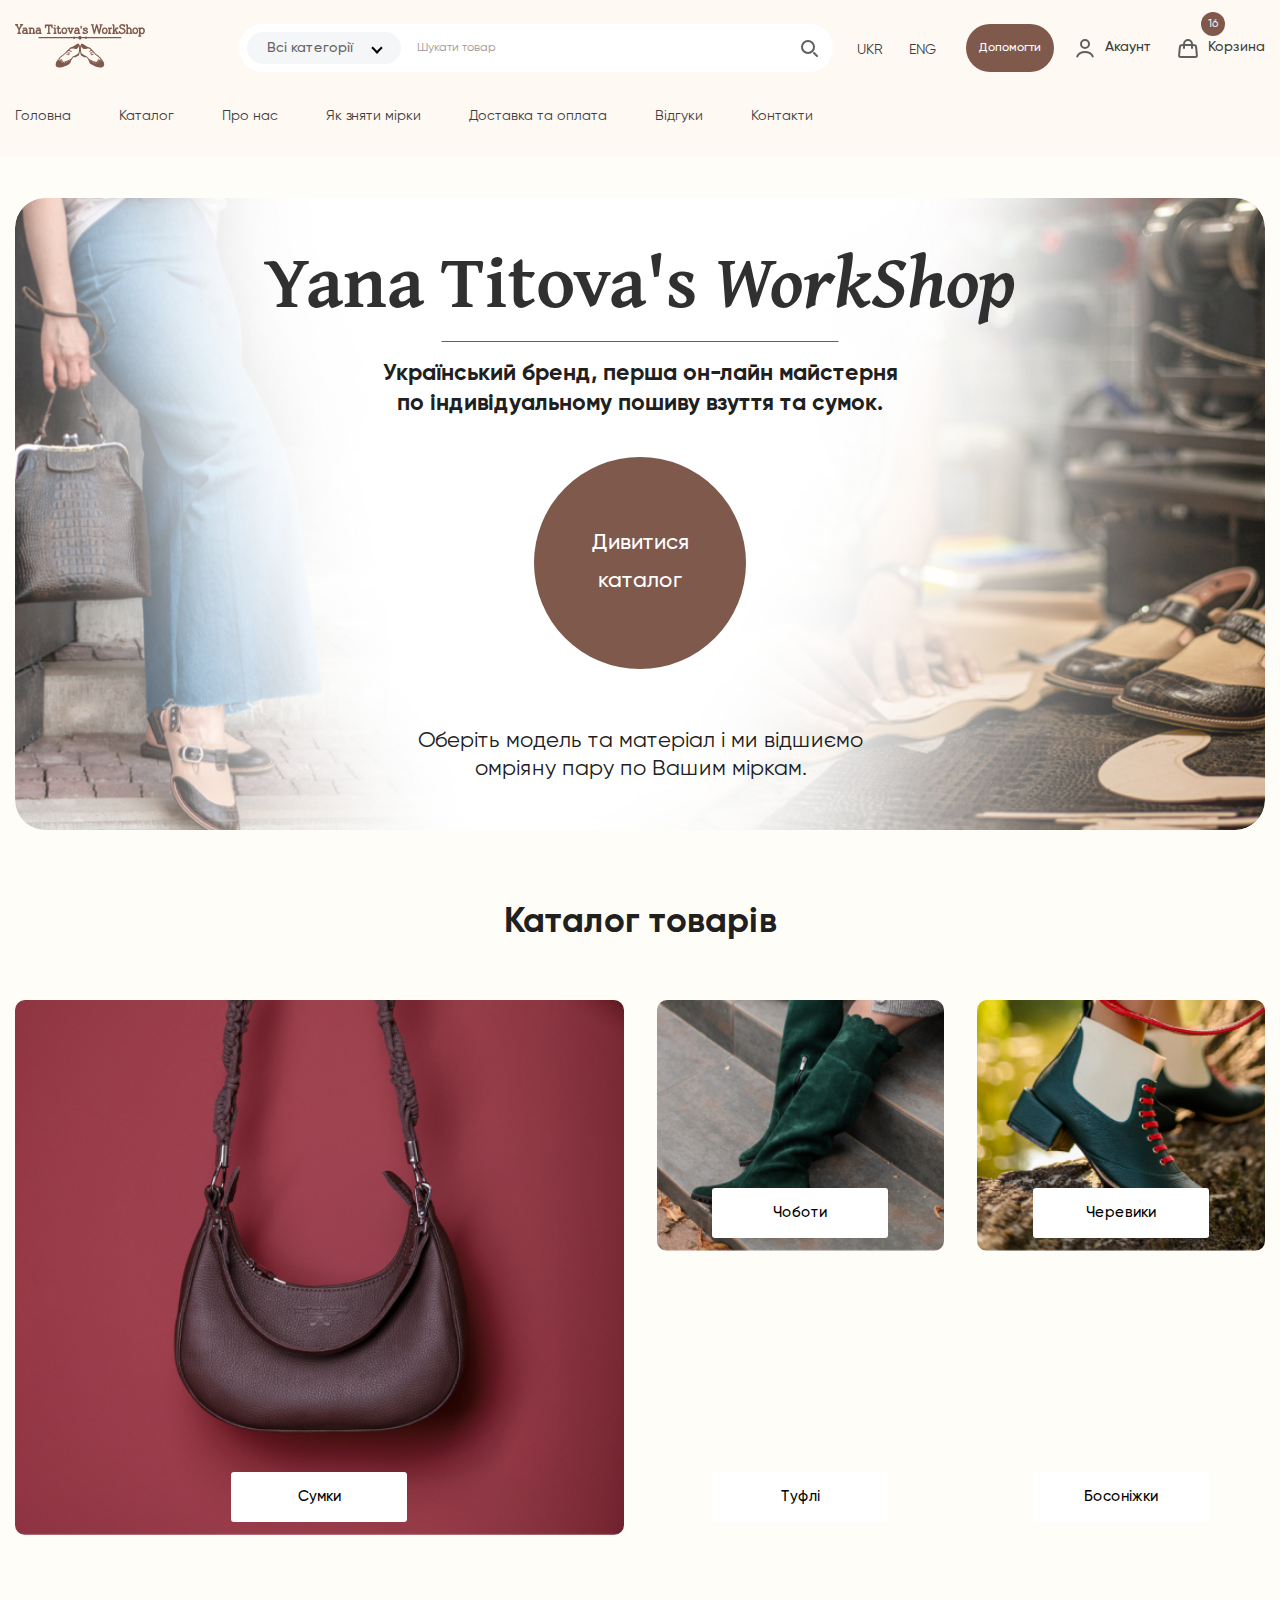
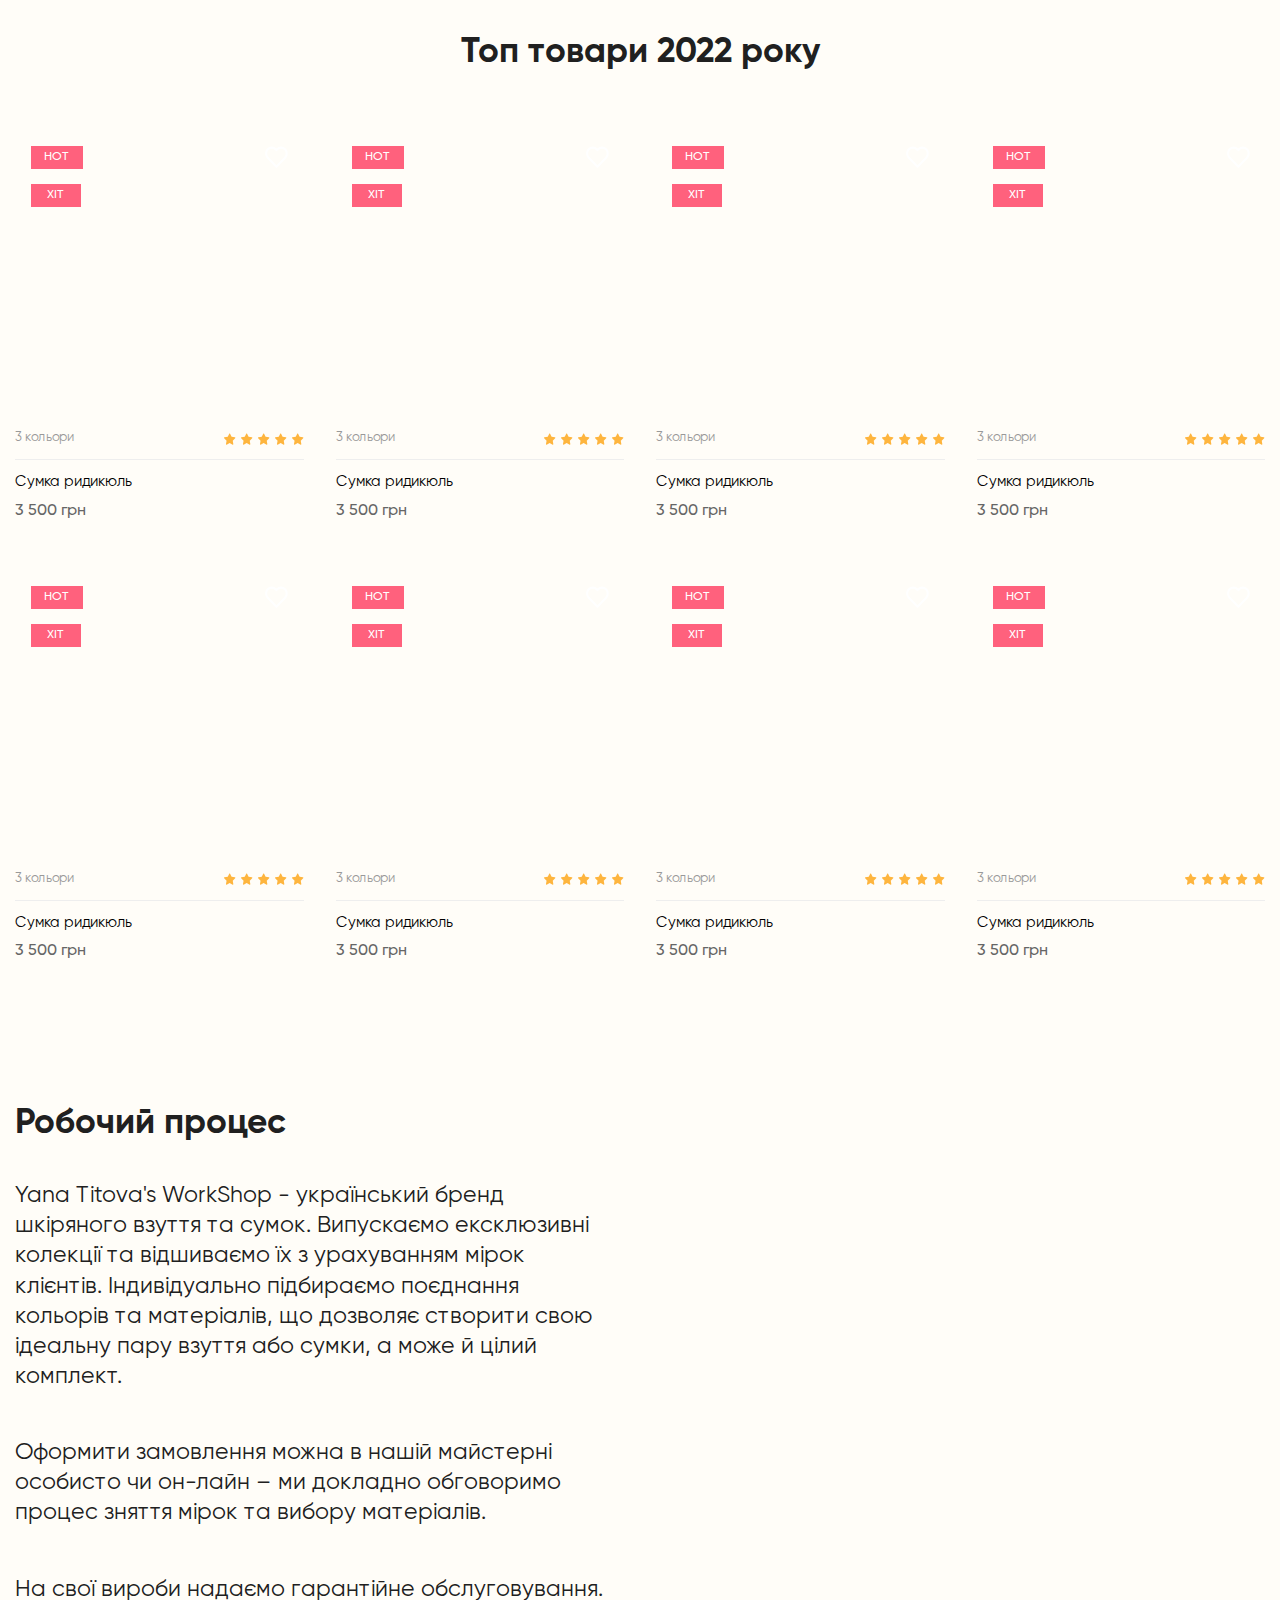
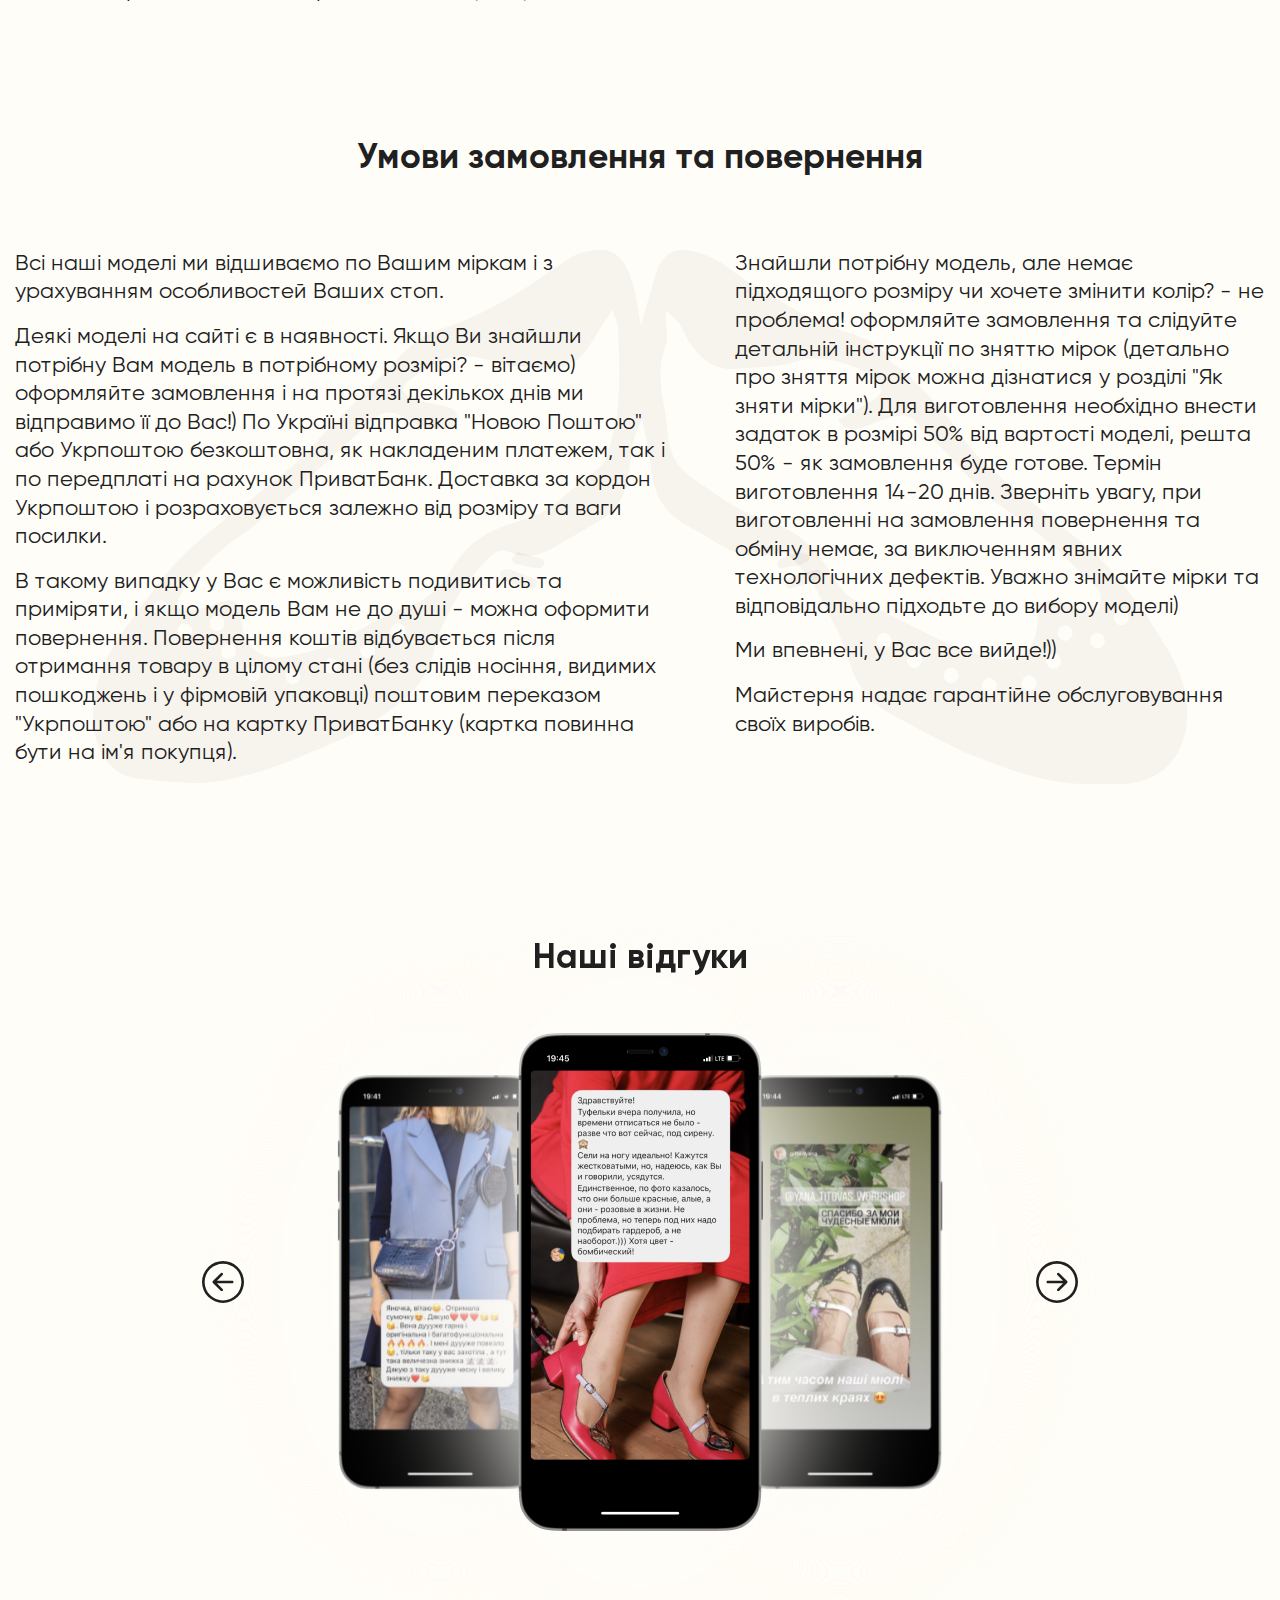
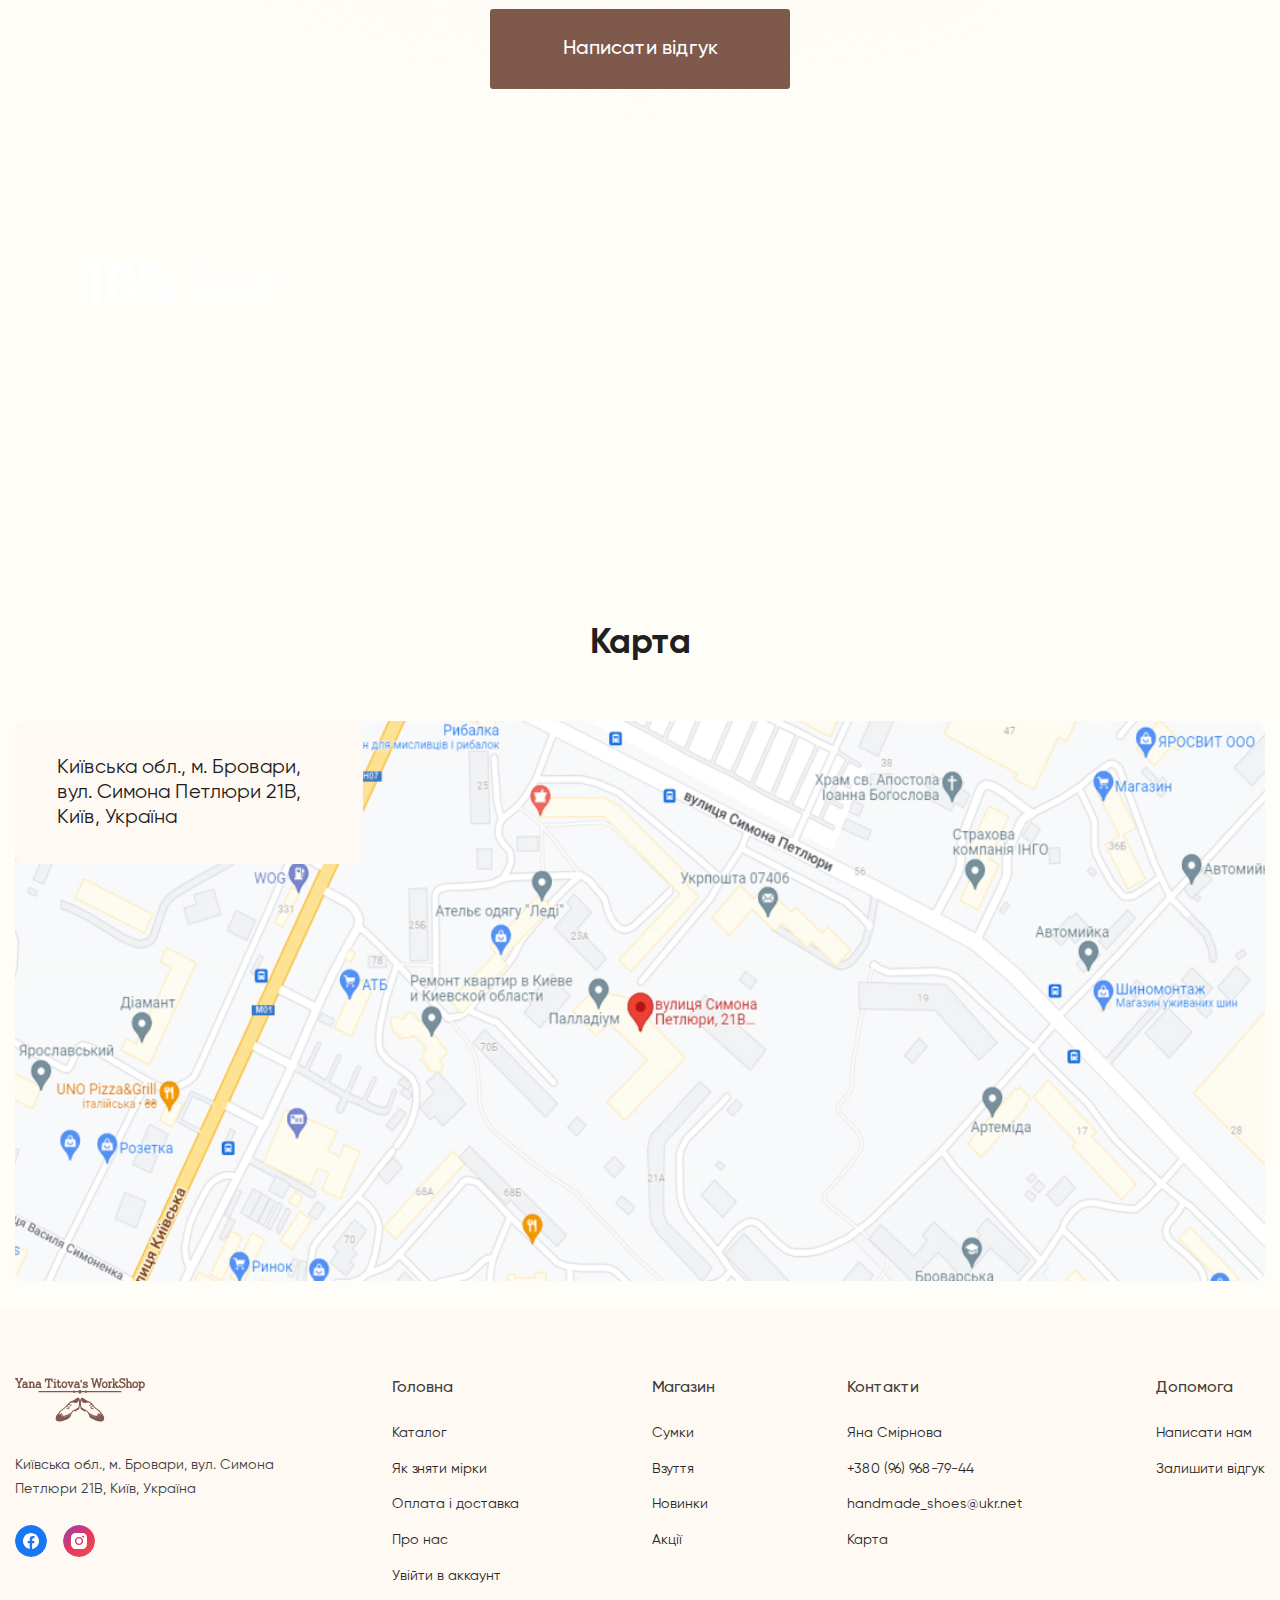
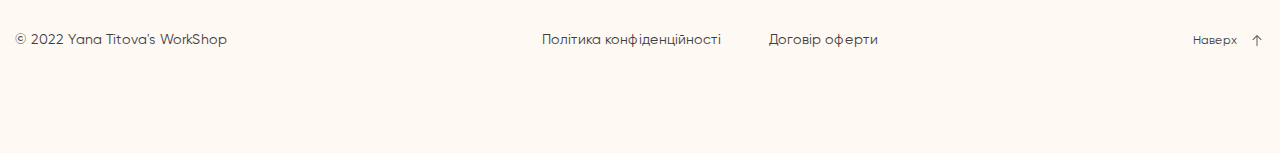
<file: main.html>
<!DOCTYPE html>
<html lang="ru">
	<head>
		<meta http-equiv="Content-Type" content="text/html; charset=utf-8">
		<!-- Переключение IE в последнию версию, на случай если в настройках пользователя стоит меньшая -->
		<meta http-equiv="X-UA-Compatible" content="IE=edge">

		<!-- Адаптирование страницы для мобильных устройств -->
		<meta name="viewport" content="width=device-width, initial-scale=1, maximum-scale=1">

		<!-- Запрет распознования номера телефона -->
		<meta name="format-detection" content="telephone=no">
		<meta name="SKYPE_TOOLBAR" content ="SKYPE_TOOLBAR_PARSER_COMPATIBLE">

		<!-- Заголовок страницы -->
		<title>Заголовок страницы</title>

		<!-- Данное значение часто используют(использовали) поисковые системы -->
		<meta name="description" content="">
		<meta name="keywords" content="">

		<!-- Традиционная иконка сайта, размер 16x16, прозрачность поддерживается. Рекомендуемый формат: .ico или .png -->
		<link rel="shortcut icon" href="images/favicon.ico">

		<link rel="preconnect" href="https://fonts.googleapis.com">
		<link rel="preconnect" href="https://fonts.gstatic.com" crossorigin>
		<link href="https://fonts.googleapis.com/css2?family=Gentium+Plus:ital,wght@0,400;0,700;1,700&display=swap" rel="stylesheet">

		<!-- Подключение файлов стилей -->
		<link rel="stylesheet" href="css/swiper-bundle.min.css">
		<link rel="stylesheet" href="css/fancybox.css">
		<link rel="stylesheet" href="css/jquery.rating.css">
		<link rel="stylesheet" href="css/intlTelInput.css">

		<link rel="stylesheet" href="css/styles.css">

		<link rel="stylesheet" href="css/response_1199.css" media="(max-width: 1199px)">
		<link rel="stylesheet" href="css/response_1024.css" media="(max-width: 1024px)">
		<link rel="stylesheet" href="css/response_767.css" media="(max-width: 767px)">
		<link rel="stylesheet" href="css/response_479.css" media="(max-width: 479px)">
	</head>

	<body>
		<div class="wrap">
			<div class="main">
				<!-- Шапка -->
				<div class="header_mob">
					<div class="cont flex">
						<div class="logo"><a href="/"><img src="images/logo.svg" alt=""></a></div>

						<div class="search_btn">
							<button type="button" class="mini_modal_link" data-modal-id="#search_mob">
								<svg width="30" height="30" viewBox="0 0 24 24" fill="none" xmlns="http://www.w3.org/2000/svg">
									<circle cx="11" cy="11" r="6" fill="none" stroke="currentColor" stroke-width="2"/>
									<path d="M20 20L17 17" stroke="currentColor" stroke-width="2" stroke-linecap="round"/>
								</svg>
							</button>
						</div>

						<button type="button" class="mob_menu_link">
							<span></span>
							<span></span>
							<span></span>
						</button>
					</div>
				</div>

				<header>
					<div class="top">
						<div class="cont flex">
							<div class="logo"><a href="/"><img src="images/logo.svg" alt=""></a></div>

							<form action="/" class="search">
								<div class="select_wrap">
									<select name="select_category">
										<option value="">Всі категорії</option>
										<option value="">Category 1</option>
										<option value="">Category 2</option>
										<option value="">Category 3</option>
										<option value="">Category 4</option>
										<option value="">Category 5</option>
									</select>
								</div>

								<input type="text" name="" value="" placeholder="Шукати товар" class="input">

								<button type="submit" class="submit_btn">
									<svg width="24" height="24" viewBox="0 0 24 24" fill="none" xmlns="http://www.w3.org/2000/svg">
										<circle cx="11" cy="11" r="6" fill="none" stroke="currentColor" stroke-width="2"/>
										<path d="M20 20L17 17" stroke="currentColor" stroke-width="2" stroke-linecap="round"/>
									</svg>
								</button>
							</form>

							<div class="lang">
								<a href="/">UKR</a>

								<a href="/">ENG</a>
							</div>

							<div class="link_btn"><button type="button" class="scroll_link" data-content="#">Допомогти</button></div>

							<div class="links flex">
								<a href="/" class="link modal_link" data-content="#signup_modal">
									<span class="icon">
										<svg width="24" height="24" viewBox="0 0 24 24" fill="none" xmlns="http://www.w3.org/2000/svg">
											<path d="M19.7274 20.4471C19.2716 19.1713 18.2672 18.0439 16.8701 17.2399C15.4729 16.4358 13.7611 16 12 16C10.2389 16 8.52706 16.4358 7.12991 17.2399C5.73276 18.0439 4.72839 19.1713 4.27259 20.4471" stroke="currentColor" stroke-width="2" stroke-linecap="round"/>
											<circle cx="12" cy="8" r="4" stroke="currentColor" stroke-width="2" stroke-linecap="round"/>
										</svg>
									</span>

									Акаунт
								</a>

								<a href="/" class="link">
									<span class="icon">
										<svg width="24" height="24" viewBox="0 0 24 24" fill="none" xmlns="http://www.w3.org/2000/svg">
											<path d="M8 12L8 8C8 5.79086 9.79086 4 12 4V4C14.2091 4 16 5.79086 16 8L16 12" stroke="currentColor" stroke-width="2" stroke-linecap="round"/>
											<path d="M3.69435 12.6678C3.83942 10.9269 3.91196 10.0565 4.48605 9.52824C5.06013 9 5.9336 9 7.68053 9H16.3195C18.0664 9 18.9399 9 19.514 9.52824C20.088 10.0565 20.1606 10.9269 20.3057 12.6678L20.8195 18.8339C20.904 19.8474 20.9462 20.3542 20.6491 20.6771C20.352 21 19.8435 21 18.8264 21H5.1736C4.15655 21 3.64802 21 3.35092 20.6771C3.05382 20.3542 3.09605 19.8474 3.18051 18.8339L3.69435 12.6678Z" stroke="currentColor" stroke-width="2"/>
										</svg>
									</span>

									Корзина

									<span class="cart_counter">16</span>
								</a>
							</div>
						</div>
					</div>

					<div class="bottom">
						<div class="cont">
							<nav class="menu flex">
								<div class="item"><a href="/">Головна</a></div>
								<div class="item"><a href="/">Каталог</a></div>
								<div class="item"><a href="/">Про нас</a></div>
								<div class="item"><a href="/">Як зняти мірки</a></div>
								<div class="item"><a href="/">Доставка та оплата</a></div>
								<div class="item"><a href="/">Відгуки</a></div>
								<div class="item"><a href="/">Контакти</a></div>
							</nav>
						</div>
					</div>
				</header>

				<div id="search_mob" class="search_mob mini_modal">
					<form action="/" class="search">
						<div class="select_wrap">
							<select name="select_category">
								<option value="">Всі категорії</option>
								<option value="">Category 1</option>
								<option value="">Category 2</option>
								<option value="">Category 3</option>
								<option value="">Category 4</option>
								<option value="">Category 5</option>
							</select>
						</div>

						<input type="text" name="" value="" placeholder="Шукати товар" class="input">

						<button type="submit" class="submit_btn">
							<svg width="24" height="24" viewBox="0 0 24 24" fill="none" xmlns="http://www.w3.org/2000/svg">
								<circle cx="11" cy="11" r="6" fill="none" stroke="currentColor" stroke-width="2"/>
								<path d="M20 20L17 17" stroke="currentColor" stroke-width="2" stroke-linecap="round"/>
							</svg>
						</button>
					</form>
				</div>
				<!-- End Шапка -->


				<!-- Основная часть -->
				<section class="main_banner">
					<div class="cont">
						<div class="box">
							<img src="images/main_banner.jpg" alt="" class="bg">

							<div class="data">
								<h1 class="title">Yana Titova's <i>WorkShop</i></h1>

								<div class="desc">Український бренд, перша он-лайн майстерня по індивідуальному пошиву взуття та сумок.</div>

								<div class="link_round"><a href="/">Дивитися каталог</a></div>

								<div class="note">Оберіть модель та матеріал і ми відшиємо омріяну пару по Вашим міркам.</div>
							</div>
						</div>
					</div>
				</section>


				<section class="sect_categories">
					<div class="cont">
						<div class="main_title center">Каталог товарів</div>

						<div class="grid">
							<div class="item">
								<img data-src="images/category.jpg" alt="" class="img lozad">

								<div class="link_btn link_btn2"><a href="/">Сумки</a></div>
							</div>

							<div class="item">
								<img data-src="images/category2.jpg" alt="" class="img lozad">

								<div class="link_btn link_btn2"><a href="/">Чоботи</a></div>
							</div>

							<div class="item">
								<img data-src="images/category3.jpg" alt="" class="img lozad">

								<div class="link_btn link_btn2"><a href="/">Черевики</a></div>
							</div>

							<div class="item">
								<img data-src="images/category4.jpg" alt="" class="img lozad">

								<div class="link_btn link_btn2"><a href="/">Туфлі</a></div>
							</div>

							<div class="item">
								<img data-src="images/category5.jpg" alt="" class="img lozad">

								<div class="link_btn link_btn2"><a href="/">Босоніжки</a></div>
							</div>
						</div>
					</div>
				</section>


				<section class="products">
					<div class="cont">
						<div class="main_title center">Топ товари 2022 року</div>

						<div class="grid flex">
							<div class="item">
								<div class="thumb">
									<img data-src="images/product.jpg" alt="" class="lozad">

									<div class="tags">
										<div class="tag">HOT</div>

										<div class="tag">ХІТ</div>
									</div>

									<button type="button" class="favorite_btn">
										<svg width="23" height="22" viewBox="0 0 23 22" fill="none" xmlns="http://www.w3.org/2000/svg">
											<path fill-rule="evenodd" clip-rule="evenodd" d="M20.7551 12.4676C23.3404 9.72696 23.3404 5.28322 20.7551 2.54256C18.1763 -0.191257 13.9989 -0.198088 11.4121 2.52206C8.82521 -0.198088 4.64784 -0.191257 2.06899 2.54256C-0.516323 5.28322 -0.516323 9.72696 2.06899 12.4676L10.6858 21.6041C11.0863 22.0289 11.7358 22.0289 12.1364 21.6042L20.7551 12.4676ZM19.3046 10.9299L11.4112 19.2976L3.51963 10.93C1.73536 9.03854 1.73536 5.97173 3.51955 4.08033C5.30374 2.18893 8.19671 2.18893 9.9809 4.08033C10.1954 4.30772 10.3881 4.55861 10.5574 4.82903C10.9631 5.47717 11.861 5.47717 12.2667 4.82903C12.4363 4.55813 12.6281 4.30832 12.8432 4.08033C14.6274 2.18893 17.5204 2.18893 19.3046 4.08033C21.0887 5.97173 21.0887 9.03854 19.3046 10.9299Z" fill="currentColor"/>

											<path class="full" d="M20.6251 2.54256C23.2104 5.28322 23.2104 9.72696 20.6251 12.4676L12.0064 21.6042C11.6058 22.0289 10.9563 22.0289 10.5558 21.6041L1.93899 12.4676C-0.646328 9.72696 -0.646328 5.28322 1.93899 2.54256C4.51784 -0.191257 8.69521 -0.198088 11.2821 2.52206C13.8689 -0.198088 18.0463 -0.191257 20.6251 2.54256Z" fill="currentColor"/>
										</svg>
									</button>
								</div>

								<div class="line_info flex">
									<div class="colors_info">3 кольори</div>

									<div class="stars flex">
										<div class="star">
											<svg width="12" height="12" viewBox="0 0 12 12" fill="none" xmlns="http://www.w3.org/2000/svg">
												<path d="M10.9029 4.33316L7.57458 3.82564L6.08786 0.663162C5.99992 0.506469 5.83954 0.410278 5.66624 0.410278C5.49294 0.410278 5.33256 0.506469 5.24462 0.663162L3.75508 3.82564L0.426763 4.33316C0.249704 4.35998 0.102502 4.48993 0.0470387 4.6684C-0.00842429 4.84687 0.0374683 5.0429 0.165424 5.17409L2.57435 7.63719L2.00608 11.1158C1.97587 11.3009 2.04837 11.4878 2.19312 11.5982C2.33787 11.7085 2.52975 11.723 2.6881 11.6357L5.66483 9.99376L8.64156 11.6357C8.79991 11.723 8.99179 11.7085 9.13654 11.5982C9.28128 11.4878 9.35379 11.3009 9.32358 11.1158L8.75531 7.63719L11.1642 5.17409C11.2922 5.04303 11.3381 4.84718 11.2829 4.66877C11.2277 4.49036 11.0807 4.36028 10.9038 4.33316H10.9029Z" fill="#FEB53E"/>
											</svg>
										</div>

										<div class="star">
											<svg width="12" height="12" viewBox="0 0 12 12" fill="none" xmlns="http://www.w3.org/2000/svg">
												<path d="M10.9029 4.33316L7.57458 3.82564L6.08786 0.663162C5.99992 0.506469 5.83954 0.410278 5.66624 0.410278C5.49294 0.410278 5.33256 0.506469 5.24462 0.663162L3.75508 3.82564L0.426763 4.33316C0.249704 4.35998 0.102502 4.48993 0.0470387 4.6684C-0.00842429 4.84687 0.0374683 5.0429 0.165424 5.17409L2.57435 7.63719L2.00608 11.1158C1.97587 11.3009 2.04837 11.4878 2.19312 11.5982C2.33787 11.7085 2.52975 11.723 2.6881 11.6357L5.66483 9.99376L8.64156 11.6357C8.79991 11.723 8.99179 11.7085 9.13654 11.5982C9.28128 11.4878 9.35379 11.3009 9.32358 11.1158L8.75531 7.63719L11.1642 5.17409C11.2922 5.04303 11.3381 4.84718 11.2829 4.66877C11.2277 4.49036 11.0807 4.36028 10.9038 4.33316H10.9029Z" fill="#FEB53E"/>
											</svg>
										</div>

										<div class="star">
											<svg width="12" height="12" viewBox="0 0 12 12" fill="none" xmlns="http://www.w3.org/2000/svg">
												<path d="M10.9029 4.33316L7.57458 3.82564L6.08786 0.663162C5.99992 0.506469 5.83954 0.410278 5.66624 0.410278C5.49294 0.410278 5.33256 0.506469 5.24462 0.663162L3.75508 3.82564L0.426763 4.33316C0.249704 4.35998 0.102502 4.48993 0.0470387 4.6684C-0.00842429 4.84687 0.0374683 5.0429 0.165424 5.17409L2.57435 7.63719L2.00608 11.1158C1.97587 11.3009 2.04837 11.4878 2.19312 11.5982C2.33787 11.7085 2.52975 11.723 2.6881 11.6357L5.66483 9.99376L8.64156 11.6357C8.79991 11.723 8.99179 11.7085 9.13654 11.5982C9.28128 11.4878 9.35379 11.3009 9.32358 11.1158L8.75531 7.63719L11.1642 5.17409C11.2922 5.04303 11.3381 4.84718 11.2829 4.66877C11.2277 4.49036 11.0807 4.36028 10.9038 4.33316H10.9029Z" fill="#FEB53E"/>
											</svg>
										</div>

										<div class="star">
											<svg width="12" height="12" viewBox="0 0 12 12" fill="none" xmlns="http://www.w3.org/2000/svg">
												<path d="M10.9029 4.33316L7.57458 3.82564L6.08786 0.663162C5.99992 0.506469 5.83954 0.410278 5.66624 0.410278C5.49294 0.410278 5.33256 0.506469 5.24462 0.663162L3.75508 3.82564L0.426763 4.33316C0.249704 4.35998 0.102502 4.48993 0.0470387 4.6684C-0.00842429 4.84687 0.0374683 5.0429 0.165424 5.17409L2.57435 7.63719L2.00608 11.1158C1.97587 11.3009 2.04837 11.4878 2.19312 11.5982C2.33787 11.7085 2.52975 11.723 2.6881 11.6357L5.66483 9.99376L8.64156 11.6357C8.79991 11.723 8.99179 11.7085 9.13654 11.5982C9.28128 11.4878 9.35379 11.3009 9.32358 11.1158L8.75531 7.63719L11.1642 5.17409C11.2922 5.04303 11.3381 4.84718 11.2829 4.66877C11.2277 4.49036 11.0807 4.36028 10.9038 4.33316H10.9029Z" fill="#FEB53E"/>
											</svg>
										</div>

										<div class="star">
											<svg width="12" height="12" viewBox="0 0 12 12" fill="none" xmlns="http://www.w3.org/2000/svg">
												<path d="M10.9029 4.33316L7.57458 3.82564L6.08786 0.663162C5.99992 0.506469 5.83954 0.410278 5.66624 0.410278C5.49294 0.410278 5.33256 0.506469 5.24462 0.663162L3.75508 3.82564L0.426763 4.33316C0.249704 4.35998 0.102502 4.48993 0.0470387 4.6684C-0.00842429 4.84687 0.0374683 5.0429 0.165424 5.17409L2.57435 7.63719L2.00608 11.1158C1.97587 11.3009 2.04837 11.4878 2.19312 11.5982C2.33787 11.7085 2.52975 11.723 2.6881 11.6357L5.66483 9.99376L8.64156 11.6357C8.79991 11.723 8.99179 11.7085 9.13654 11.5982C9.28128 11.4878 9.35379 11.3009 9.32358 11.1158L8.75531 7.63719L11.1642 5.17409C11.2922 5.04303 11.3381 4.84718 11.2829 4.66877C11.2277 4.49036 11.0807 4.36028 10.9038 4.33316H10.9029Z" fill="#FEB53E"/>
											</svg>
										</div>
									</div>
								</div>

								<div class="name"><a href="/">Сумка ридикюль</a></div>

								<div class="price">3 500 грн</div>
							</div>

							<div class="item">
								<div class="thumb">
									<img data-src="images/product2.jpg" alt="" class="lozad">

									<div class="tags">
										<div class="tag">HOT</div>

										<div class="tag">ХІТ</div>
									</div>

									<button type="button" class="favorite_btn">
										<svg width="23" height="22" viewBox="0 0 23 22" fill="none" xmlns="http://www.w3.org/2000/svg">
											<path fill-rule="evenodd" clip-rule="evenodd" d="M20.7551 12.4676C23.3404 9.72696 23.3404 5.28322 20.7551 2.54256C18.1763 -0.191257 13.9989 -0.198088 11.4121 2.52206C8.82521 -0.198088 4.64784 -0.191257 2.06899 2.54256C-0.516323 5.28322 -0.516323 9.72696 2.06899 12.4676L10.6858 21.6041C11.0863 22.0289 11.7358 22.0289 12.1364 21.6042L20.7551 12.4676ZM19.3046 10.9299L11.4112 19.2976L3.51963 10.93C1.73536 9.03854 1.73536 5.97173 3.51955 4.08033C5.30374 2.18893 8.19671 2.18893 9.9809 4.08033C10.1954 4.30772 10.3881 4.55861 10.5574 4.82903C10.9631 5.47717 11.861 5.47717 12.2667 4.82903C12.4363 4.55813 12.6281 4.30832 12.8432 4.08033C14.6274 2.18893 17.5204 2.18893 19.3046 4.08033C21.0887 5.97173 21.0887 9.03854 19.3046 10.9299Z" fill="currentColor"/>

											<path class="full" d="M20.6251 2.54256C23.2104 5.28322 23.2104 9.72696 20.6251 12.4676L12.0064 21.6042C11.6058 22.0289 10.9563 22.0289 10.5558 21.6041L1.93899 12.4676C-0.646328 9.72696 -0.646328 5.28322 1.93899 2.54256C4.51784 -0.191257 8.69521 -0.198088 11.2821 2.52206C13.8689 -0.198088 18.0463 -0.191257 20.6251 2.54256Z" fill="currentColor"/>
										</svg>
									</button>
								</div>

								<div class="line_info flex">
									<div class="colors_info">3 кольори</div>

									<div class="stars flex">
										<div class="star">
											<svg width="12" height="12" viewBox="0 0 12 12" fill="none" xmlns="http://www.w3.org/2000/svg">
												<path d="M10.9029 4.33316L7.57458 3.82564L6.08786 0.663162C5.99992 0.506469 5.83954 0.410278 5.66624 0.410278C5.49294 0.410278 5.33256 0.506469 5.24462 0.663162L3.75508 3.82564L0.426763 4.33316C0.249704 4.35998 0.102502 4.48993 0.0470387 4.6684C-0.00842429 4.84687 0.0374683 5.0429 0.165424 5.17409L2.57435 7.63719L2.00608 11.1158C1.97587 11.3009 2.04837 11.4878 2.19312 11.5982C2.33787 11.7085 2.52975 11.723 2.6881 11.6357L5.66483 9.99376L8.64156 11.6357C8.79991 11.723 8.99179 11.7085 9.13654 11.5982C9.28128 11.4878 9.35379 11.3009 9.32358 11.1158L8.75531 7.63719L11.1642 5.17409C11.2922 5.04303 11.3381 4.84718 11.2829 4.66877C11.2277 4.49036 11.0807 4.36028 10.9038 4.33316H10.9029Z" fill="#FEB53E"/>
											</svg>
										</div>

										<div class="star">
											<svg width="12" height="12" viewBox="0 0 12 12" fill="none" xmlns="http://www.w3.org/2000/svg">
												<path d="M10.9029 4.33316L7.57458 3.82564L6.08786 0.663162C5.99992 0.506469 5.83954 0.410278 5.66624 0.410278C5.49294 0.410278 5.33256 0.506469 5.24462 0.663162L3.75508 3.82564L0.426763 4.33316C0.249704 4.35998 0.102502 4.48993 0.0470387 4.6684C-0.00842429 4.84687 0.0374683 5.0429 0.165424 5.17409L2.57435 7.63719L2.00608 11.1158C1.97587 11.3009 2.04837 11.4878 2.19312 11.5982C2.33787 11.7085 2.52975 11.723 2.6881 11.6357L5.66483 9.99376L8.64156 11.6357C8.79991 11.723 8.99179 11.7085 9.13654 11.5982C9.28128 11.4878 9.35379 11.3009 9.32358 11.1158L8.75531 7.63719L11.1642 5.17409C11.2922 5.04303 11.3381 4.84718 11.2829 4.66877C11.2277 4.49036 11.0807 4.36028 10.9038 4.33316H10.9029Z" fill="#FEB53E"/>
											</svg>
										</div>

										<div class="star">
											<svg width="12" height="12" viewBox="0 0 12 12" fill="none" xmlns="http://www.w3.org/2000/svg">
												<path d="M10.9029 4.33316L7.57458 3.82564L6.08786 0.663162C5.99992 0.506469 5.83954 0.410278 5.66624 0.410278C5.49294 0.410278 5.33256 0.506469 5.24462 0.663162L3.75508 3.82564L0.426763 4.33316C0.249704 4.35998 0.102502 4.48993 0.0470387 4.6684C-0.00842429 4.84687 0.0374683 5.0429 0.165424 5.17409L2.57435 7.63719L2.00608 11.1158C1.97587 11.3009 2.04837 11.4878 2.19312 11.5982C2.33787 11.7085 2.52975 11.723 2.6881 11.6357L5.66483 9.99376L8.64156 11.6357C8.79991 11.723 8.99179 11.7085 9.13654 11.5982C9.28128 11.4878 9.35379 11.3009 9.32358 11.1158L8.75531 7.63719L11.1642 5.17409C11.2922 5.04303 11.3381 4.84718 11.2829 4.66877C11.2277 4.49036 11.0807 4.36028 10.9038 4.33316H10.9029Z" fill="#FEB53E"/>
											</svg>
										</div>

										<div class="star">
											<svg width="12" height="12" viewBox="0 0 12 12" fill="none" xmlns="http://www.w3.org/2000/svg">
												<path d="M10.9029 4.33316L7.57458 3.82564L6.08786 0.663162C5.99992 0.506469 5.83954 0.410278 5.66624 0.410278C5.49294 0.410278 5.33256 0.506469 5.24462 0.663162L3.75508 3.82564L0.426763 4.33316C0.249704 4.35998 0.102502 4.48993 0.0470387 4.6684C-0.00842429 4.84687 0.0374683 5.0429 0.165424 5.17409L2.57435 7.63719L2.00608 11.1158C1.97587 11.3009 2.04837 11.4878 2.19312 11.5982C2.33787 11.7085 2.52975 11.723 2.6881 11.6357L5.66483 9.99376L8.64156 11.6357C8.79991 11.723 8.99179 11.7085 9.13654 11.5982C9.28128 11.4878 9.35379 11.3009 9.32358 11.1158L8.75531 7.63719L11.1642 5.17409C11.2922 5.04303 11.3381 4.84718 11.2829 4.66877C11.2277 4.49036 11.0807 4.36028 10.9038 4.33316H10.9029Z" fill="#FEB53E"/>
											</svg>
										</div>

										<div class="star">
											<svg width="12" height="12" viewBox="0 0 12 12" fill="none" xmlns="http://www.w3.org/2000/svg">
												<path d="M10.9029 4.33316L7.57458 3.82564L6.08786 0.663162C5.99992 0.506469 5.83954 0.410278 5.66624 0.410278C5.49294 0.410278 5.33256 0.506469 5.24462 0.663162L3.75508 3.82564L0.426763 4.33316C0.249704 4.35998 0.102502 4.48993 0.0470387 4.6684C-0.00842429 4.84687 0.0374683 5.0429 0.165424 5.17409L2.57435 7.63719L2.00608 11.1158C1.97587 11.3009 2.04837 11.4878 2.19312 11.5982C2.33787 11.7085 2.52975 11.723 2.6881 11.6357L5.66483 9.99376L8.64156 11.6357C8.79991 11.723 8.99179 11.7085 9.13654 11.5982C9.28128 11.4878 9.35379 11.3009 9.32358 11.1158L8.75531 7.63719L11.1642 5.17409C11.2922 5.04303 11.3381 4.84718 11.2829 4.66877C11.2277 4.49036 11.0807 4.36028 10.9038 4.33316H10.9029Z" fill="#FEB53E"/>
											</svg>
										</div>
									</div>
								</div>

								<div class="name"><a href="/">Сумка ридикюль</a></div>

								<div class="price">3 500 грн</div>
							</div>

							<div class="item">
								<div class="thumb">
									<img data-src="images/product3.jpg" alt="" class="lozad">

									<div class="tags">
										<div class="tag">HOT</div>

										<div class="tag">ХІТ</div>
									</div>

									<button type="button" class="favorite_btn">
										<svg width="23" height="22" viewBox="0 0 23 22" fill="none" xmlns="http://www.w3.org/2000/svg">
											<path fill-rule="evenodd" clip-rule="evenodd" d="M20.7551 12.4676C23.3404 9.72696 23.3404 5.28322 20.7551 2.54256C18.1763 -0.191257 13.9989 -0.198088 11.4121 2.52206C8.82521 -0.198088 4.64784 -0.191257 2.06899 2.54256C-0.516323 5.28322 -0.516323 9.72696 2.06899 12.4676L10.6858 21.6041C11.0863 22.0289 11.7358 22.0289 12.1364 21.6042L20.7551 12.4676ZM19.3046 10.9299L11.4112 19.2976L3.51963 10.93C1.73536 9.03854 1.73536 5.97173 3.51955 4.08033C5.30374 2.18893 8.19671 2.18893 9.9809 4.08033C10.1954 4.30772 10.3881 4.55861 10.5574 4.82903C10.9631 5.47717 11.861 5.47717 12.2667 4.82903C12.4363 4.55813 12.6281 4.30832 12.8432 4.08033C14.6274 2.18893 17.5204 2.18893 19.3046 4.08033C21.0887 5.97173 21.0887 9.03854 19.3046 10.9299Z" fill="currentColor"/>

											<path class="full" d="M20.6251 2.54256C23.2104 5.28322 23.2104 9.72696 20.6251 12.4676L12.0064 21.6042C11.6058 22.0289 10.9563 22.0289 10.5558 21.6041L1.93899 12.4676C-0.646328 9.72696 -0.646328 5.28322 1.93899 2.54256C4.51784 -0.191257 8.69521 -0.198088 11.2821 2.52206C13.8689 -0.198088 18.0463 -0.191257 20.6251 2.54256Z" fill="currentColor"/>
										</svg>
									</button>
								</div>

								<div class="line_info flex">
									<div class="colors_info">3 кольори</div>

									<div class="stars flex">
										<div class="star">
											<svg width="12" height="12" viewBox="0 0 12 12" fill="none" xmlns="http://www.w3.org/2000/svg">
												<path d="M10.9029 4.33316L7.57458 3.82564L6.08786 0.663162C5.99992 0.506469 5.83954 0.410278 5.66624 0.410278C5.49294 0.410278 5.33256 0.506469 5.24462 0.663162L3.75508 3.82564L0.426763 4.33316C0.249704 4.35998 0.102502 4.48993 0.0470387 4.6684C-0.00842429 4.84687 0.0374683 5.0429 0.165424 5.17409L2.57435 7.63719L2.00608 11.1158C1.97587 11.3009 2.04837 11.4878 2.19312 11.5982C2.33787 11.7085 2.52975 11.723 2.6881 11.6357L5.66483 9.99376L8.64156 11.6357C8.79991 11.723 8.99179 11.7085 9.13654 11.5982C9.28128 11.4878 9.35379 11.3009 9.32358 11.1158L8.75531 7.63719L11.1642 5.17409C11.2922 5.04303 11.3381 4.84718 11.2829 4.66877C11.2277 4.49036 11.0807 4.36028 10.9038 4.33316H10.9029Z" fill="#FEB53E"/>
											</svg>
										</div>

										<div class="star">
											<svg width="12" height="12" viewBox="0 0 12 12" fill="none" xmlns="http://www.w3.org/2000/svg">
												<path d="M10.9029 4.33316L7.57458 3.82564L6.08786 0.663162C5.99992 0.506469 5.83954 0.410278 5.66624 0.410278C5.49294 0.410278 5.33256 0.506469 5.24462 0.663162L3.75508 3.82564L0.426763 4.33316C0.249704 4.35998 0.102502 4.48993 0.0470387 4.6684C-0.00842429 4.84687 0.0374683 5.0429 0.165424 5.17409L2.57435 7.63719L2.00608 11.1158C1.97587 11.3009 2.04837 11.4878 2.19312 11.5982C2.33787 11.7085 2.52975 11.723 2.6881 11.6357L5.66483 9.99376L8.64156 11.6357C8.79991 11.723 8.99179 11.7085 9.13654 11.5982C9.28128 11.4878 9.35379 11.3009 9.32358 11.1158L8.75531 7.63719L11.1642 5.17409C11.2922 5.04303 11.3381 4.84718 11.2829 4.66877C11.2277 4.49036 11.0807 4.36028 10.9038 4.33316H10.9029Z" fill="#FEB53E"/>
											</svg>
										</div>

										<div class="star">
											<svg width="12" height="12" viewBox="0 0 12 12" fill="none" xmlns="http://www.w3.org/2000/svg">
												<path d="M10.9029 4.33316L7.57458 3.82564L6.08786 0.663162C5.99992 0.506469 5.83954 0.410278 5.66624 0.410278C5.49294 0.410278 5.33256 0.506469 5.24462 0.663162L3.75508 3.82564L0.426763 4.33316C0.249704 4.35998 0.102502 4.48993 0.0470387 4.6684C-0.00842429 4.84687 0.0374683 5.0429 0.165424 5.17409L2.57435 7.63719L2.00608 11.1158C1.97587 11.3009 2.04837 11.4878 2.19312 11.5982C2.33787 11.7085 2.52975 11.723 2.6881 11.6357L5.66483 9.99376L8.64156 11.6357C8.79991 11.723 8.99179 11.7085 9.13654 11.5982C9.28128 11.4878 9.35379 11.3009 9.32358 11.1158L8.75531 7.63719L11.1642 5.17409C11.2922 5.04303 11.3381 4.84718 11.2829 4.66877C11.2277 4.49036 11.0807 4.36028 10.9038 4.33316H10.9029Z" fill="#FEB53E"/>
											</svg>
										</div>

										<div class="star">
											<svg width="12" height="12" viewBox="0 0 12 12" fill="none" xmlns="http://www.w3.org/2000/svg">
												<path d="M10.9029 4.33316L7.57458 3.82564L6.08786 0.663162C5.99992 0.506469 5.83954 0.410278 5.66624 0.410278C5.49294 0.410278 5.33256 0.506469 5.24462 0.663162L3.75508 3.82564L0.426763 4.33316C0.249704 4.35998 0.102502 4.48993 0.0470387 4.6684C-0.00842429 4.84687 0.0374683 5.0429 0.165424 5.17409L2.57435 7.63719L2.00608 11.1158C1.97587 11.3009 2.04837 11.4878 2.19312 11.5982C2.33787 11.7085 2.52975 11.723 2.6881 11.6357L5.66483 9.99376L8.64156 11.6357C8.79991 11.723 8.99179 11.7085 9.13654 11.5982C9.28128 11.4878 9.35379 11.3009 9.32358 11.1158L8.75531 7.63719L11.1642 5.17409C11.2922 5.04303 11.3381 4.84718 11.2829 4.66877C11.2277 4.49036 11.0807 4.36028 10.9038 4.33316H10.9029Z" fill="#FEB53E"/>
											</svg>
										</div>

										<div class="star">
											<svg width="12" height="12" viewBox="0 0 12 12" fill="none" xmlns="http://www.w3.org/2000/svg">
												<path d="M10.9029 4.33316L7.57458 3.82564L6.08786 0.663162C5.99992 0.506469 5.83954 0.410278 5.66624 0.410278C5.49294 0.410278 5.33256 0.506469 5.24462 0.663162L3.75508 3.82564L0.426763 4.33316C0.249704 4.35998 0.102502 4.48993 0.0470387 4.6684C-0.00842429 4.84687 0.0374683 5.0429 0.165424 5.17409L2.57435 7.63719L2.00608 11.1158C1.97587 11.3009 2.04837 11.4878 2.19312 11.5982C2.33787 11.7085 2.52975 11.723 2.6881 11.6357L5.66483 9.99376L8.64156 11.6357C8.79991 11.723 8.99179 11.7085 9.13654 11.5982C9.28128 11.4878 9.35379 11.3009 9.32358 11.1158L8.75531 7.63719L11.1642 5.17409C11.2922 5.04303 11.3381 4.84718 11.2829 4.66877C11.2277 4.49036 11.0807 4.36028 10.9038 4.33316H10.9029Z" fill="#FEB53E"/>
											</svg>
										</div>
									</div>
								</div>

								<div class="name"><a href="/">Сумка ридикюль</a></div>

								<div class="price">3 500 грн</div>
							</div>

							<div class="item">
								<div class="thumb">
									<img data-src="images/product4.jpg" alt="" class="lozad">

									<div class="tags">
										<div class="tag">HOT</div>

										<div class="tag">ХІТ</div>
									</div>

									<button type="button" class="favorite_btn">
										<svg width="23" height="22" viewBox="0 0 23 22" fill="none" xmlns="http://www.w3.org/2000/svg">
											<path fill-rule="evenodd" clip-rule="evenodd" d="M20.7551 12.4676C23.3404 9.72696 23.3404 5.28322 20.7551 2.54256C18.1763 -0.191257 13.9989 -0.198088 11.4121 2.52206C8.82521 -0.198088 4.64784 -0.191257 2.06899 2.54256C-0.516323 5.28322 -0.516323 9.72696 2.06899 12.4676L10.6858 21.6041C11.0863 22.0289 11.7358 22.0289 12.1364 21.6042L20.7551 12.4676ZM19.3046 10.9299L11.4112 19.2976L3.51963 10.93C1.73536 9.03854 1.73536 5.97173 3.51955 4.08033C5.30374 2.18893 8.19671 2.18893 9.9809 4.08033C10.1954 4.30772 10.3881 4.55861 10.5574 4.82903C10.9631 5.47717 11.861 5.47717 12.2667 4.82903C12.4363 4.55813 12.6281 4.30832 12.8432 4.08033C14.6274 2.18893 17.5204 2.18893 19.3046 4.08033C21.0887 5.97173 21.0887 9.03854 19.3046 10.9299Z" fill="currentColor"/>

											<path class="full" d="M20.6251 2.54256C23.2104 5.28322 23.2104 9.72696 20.6251 12.4676L12.0064 21.6042C11.6058 22.0289 10.9563 22.0289 10.5558 21.6041L1.93899 12.4676C-0.646328 9.72696 -0.646328 5.28322 1.93899 2.54256C4.51784 -0.191257 8.69521 -0.198088 11.2821 2.52206C13.8689 -0.198088 18.0463 -0.191257 20.6251 2.54256Z" fill="currentColor"/>
										</svg>
									</button>
								</div>

								<div class="line_info flex">
									<div class="colors_info">3 кольори</div>

									<div class="stars flex">
										<div class="star">
											<svg width="12" height="12" viewBox="0 0 12 12" fill="none" xmlns="http://www.w3.org/2000/svg">
												<path d="M10.9029 4.33316L7.57458 3.82564L6.08786 0.663162C5.99992 0.506469 5.83954 0.410278 5.66624 0.410278C5.49294 0.410278 5.33256 0.506469 5.24462 0.663162L3.75508 3.82564L0.426763 4.33316C0.249704 4.35998 0.102502 4.48993 0.0470387 4.6684C-0.00842429 4.84687 0.0374683 5.0429 0.165424 5.17409L2.57435 7.63719L2.00608 11.1158C1.97587 11.3009 2.04837 11.4878 2.19312 11.5982C2.33787 11.7085 2.52975 11.723 2.6881 11.6357L5.66483 9.99376L8.64156 11.6357C8.79991 11.723 8.99179 11.7085 9.13654 11.5982C9.28128 11.4878 9.35379 11.3009 9.32358 11.1158L8.75531 7.63719L11.1642 5.17409C11.2922 5.04303 11.3381 4.84718 11.2829 4.66877C11.2277 4.49036 11.0807 4.36028 10.9038 4.33316H10.9029Z" fill="#FEB53E"/>
											</svg>
										</div>

										<div class="star">
											<svg width="12" height="12" viewBox="0 0 12 12" fill="none" xmlns="http://www.w3.org/2000/svg">
												<path d="M10.9029 4.33316L7.57458 3.82564L6.08786 0.663162C5.99992 0.506469 5.83954 0.410278 5.66624 0.410278C5.49294 0.410278 5.33256 0.506469 5.24462 0.663162L3.75508 3.82564L0.426763 4.33316C0.249704 4.35998 0.102502 4.48993 0.0470387 4.6684C-0.00842429 4.84687 0.0374683 5.0429 0.165424 5.17409L2.57435 7.63719L2.00608 11.1158C1.97587 11.3009 2.04837 11.4878 2.19312 11.5982C2.33787 11.7085 2.52975 11.723 2.6881 11.6357L5.66483 9.99376L8.64156 11.6357C8.79991 11.723 8.99179 11.7085 9.13654 11.5982C9.28128 11.4878 9.35379 11.3009 9.32358 11.1158L8.75531 7.63719L11.1642 5.17409C11.2922 5.04303 11.3381 4.84718 11.2829 4.66877C11.2277 4.49036 11.0807 4.36028 10.9038 4.33316H10.9029Z" fill="#FEB53E"/>
											</svg>
										</div>

										<div class="star">
											<svg width="12" height="12" viewBox="0 0 12 12" fill="none" xmlns="http://www.w3.org/2000/svg">
												<path d="M10.9029 4.33316L7.57458 3.82564L6.08786 0.663162C5.99992 0.506469 5.83954 0.410278 5.66624 0.410278C5.49294 0.410278 5.33256 0.506469 5.24462 0.663162L3.75508 3.82564L0.426763 4.33316C0.249704 4.35998 0.102502 4.48993 0.0470387 4.6684C-0.00842429 4.84687 0.0374683 5.0429 0.165424 5.17409L2.57435 7.63719L2.00608 11.1158C1.97587 11.3009 2.04837 11.4878 2.19312 11.5982C2.33787 11.7085 2.52975 11.723 2.6881 11.6357L5.66483 9.99376L8.64156 11.6357C8.79991 11.723 8.99179 11.7085 9.13654 11.5982C9.28128 11.4878 9.35379 11.3009 9.32358 11.1158L8.75531 7.63719L11.1642 5.17409C11.2922 5.04303 11.3381 4.84718 11.2829 4.66877C11.2277 4.49036 11.0807 4.36028 10.9038 4.33316H10.9029Z" fill="#FEB53E"/>
											</svg>
										</div>

										<div class="star">
											<svg width="12" height="12" viewBox="0 0 12 12" fill="none" xmlns="http://www.w3.org/2000/svg">
												<path d="M10.9029 4.33316L7.57458 3.82564L6.08786 0.663162C5.99992 0.506469 5.83954 0.410278 5.66624 0.410278C5.49294 0.410278 5.33256 0.506469 5.24462 0.663162L3.75508 3.82564L0.426763 4.33316C0.249704 4.35998 0.102502 4.48993 0.0470387 4.6684C-0.00842429 4.84687 0.0374683 5.0429 0.165424 5.17409L2.57435 7.63719L2.00608 11.1158C1.97587 11.3009 2.04837 11.4878 2.19312 11.5982C2.33787 11.7085 2.52975 11.723 2.6881 11.6357L5.66483 9.99376L8.64156 11.6357C8.79991 11.723 8.99179 11.7085 9.13654 11.5982C9.28128 11.4878 9.35379 11.3009 9.32358 11.1158L8.75531 7.63719L11.1642 5.17409C11.2922 5.04303 11.3381 4.84718 11.2829 4.66877C11.2277 4.49036 11.0807 4.36028 10.9038 4.33316H10.9029Z" fill="#FEB53E"/>
											</svg>
										</div>

										<div class="star">
											<svg width="12" height="12" viewBox="0 0 12 12" fill="none" xmlns="http://www.w3.org/2000/svg">
												<path d="M10.9029 4.33316L7.57458 3.82564L6.08786 0.663162C5.99992 0.506469 5.83954 0.410278 5.66624 0.410278C5.49294 0.410278 5.33256 0.506469 5.24462 0.663162L3.75508 3.82564L0.426763 4.33316C0.249704 4.35998 0.102502 4.48993 0.0470387 4.6684C-0.00842429 4.84687 0.0374683 5.0429 0.165424 5.17409L2.57435 7.63719L2.00608 11.1158C1.97587 11.3009 2.04837 11.4878 2.19312 11.5982C2.33787 11.7085 2.52975 11.723 2.6881 11.6357L5.66483 9.99376L8.64156 11.6357C8.79991 11.723 8.99179 11.7085 9.13654 11.5982C9.28128 11.4878 9.35379 11.3009 9.32358 11.1158L8.75531 7.63719L11.1642 5.17409C11.2922 5.04303 11.3381 4.84718 11.2829 4.66877C11.2277 4.49036 11.0807 4.36028 10.9038 4.33316H10.9029Z" fill="#FEB53E"/>
											</svg>
										</div>
									</div>
								</div>

								<div class="name"><a href="/">Сумка ридикюль</a></div>

								<div class="price">3 500 грн</div>
							</div>

							<div class="item">
								<div class="thumb">
									<img data-src="images/product5.jpg" alt="" class="lozad">

									<div class="tags">
										<div class="tag">HOT</div>

										<div class="tag">ХІТ</div>
									</div>

									<button type="button" class="favorite_btn">
										<svg width="23" height="22" viewBox="0 0 23 22" fill="none" xmlns="http://www.w3.org/2000/svg">
											<path fill-rule="evenodd" clip-rule="evenodd" d="M20.7551 12.4676C23.3404 9.72696 23.3404 5.28322 20.7551 2.54256C18.1763 -0.191257 13.9989 -0.198088 11.4121 2.52206C8.82521 -0.198088 4.64784 -0.191257 2.06899 2.54256C-0.516323 5.28322 -0.516323 9.72696 2.06899 12.4676L10.6858 21.6041C11.0863 22.0289 11.7358 22.0289 12.1364 21.6042L20.7551 12.4676ZM19.3046 10.9299L11.4112 19.2976L3.51963 10.93C1.73536 9.03854 1.73536 5.97173 3.51955 4.08033C5.30374 2.18893 8.19671 2.18893 9.9809 4.08033C10.1954 4.30772 10.3881 4.55861 10.5574 4.82903C10.9631 5.47717 11.861 5.47717 12.2667 4.82903C12.4363 4.55813 12.6281 4.30832 12.8432 4.08033C14.6274 2.18893 17.5204 2.18893 19.3046 4.08033C21.0887 5.97173 21.0887 9.03854 19.3046 10.9299Z" fill="currentColor"/>

											<path class="full" d="M20.6251 2.54256C23.2104 5.28322 23.2104 9.72696 20.6251 12.4676L12.0064 21.6042C11.6058 22.0289 10.9563 22.0289 10.5558 21.6041L1.93899 12.4676C-0.646328 9.72696 -0.646328 5.28322 1.93899 2.54256C4.51784 -0.191257 8.69521 -0.198088 11.2821 2.52206C13.8689 -0.198088 18.0463 -0.191257 20.6251 2.54256Z" fill="currentColor"/>
										</svg>
									</button>
								</div>

								<div class="line_info flex">
									<div class="colors_info">3 кольори</div>

									<div class="stars flex">
										<div class="star">
											<svg width="12" height="12" viewBox="0 0 12 12" fill="none" xmlns="http://www.w3.org/2000/svg">
												<path d="M10.9029 4.33316L7.57458 3.82564L6.08786 0.663162C5.99992 0.506469 5.83954 0.410278 5.66624 0.410278C5.49294 0.410278 5.33256 0.506469 5.24462 0.663162L3.75508 3.82564L0.426763 4.33316C0.249704 4.35998 0.102502 4.48993 0.0470387 4.6684C-0.00842429 4.84687 0.0374683 5.0429 0.165424 5.17409L2.57435 7.63719L2.00608 11.1158C1.97587 11.3009 2.04837 11.4878 2.19312 11.5982C2.33787 11.7085 2.52975 11.723 2.6881 11.6357L5.66483 9.99376L8.64156 11.6357C8.79991 11.723 8.99179 11.7085 9.13654 11.5982C9.28128 11.4878 9.35379 11.3009 9.32358 11.1158L8.75531 7.63719L11.1642 5.17409C11.2922 5.04303 11.3381 4.84718 11.2829 4.66877C11.2277 4.49036 11.0807 4.36028 10.9038 4.33316H10.9029Z" fill="#FEB53E"/>
											</svg>
										</div>

										<div class="star">
											<svg width="12" height="12" viewBox="0 0 12 12" fill="none" xmlns="http://www.w3.org/2000/svg">
												<path d="M10.9029 4.33316L7.57458 3.82564L6.08786 0.663162C5.99992 0.506469 5.83954 0.410278 5.66624 0.410278C5.49294 0.410278 5.33256 0.506469 5.24462 0.663162L3.75508 3.82564L0.426763 4.33316C0.249704 4.35998 0.102502 4.48993 0.0470387 4.6684C-0.00842429 4.84687 0.0374683 5.0429 0.165424 5.17409L2.57435 7.63719L2.00608 11.1158C1.97587 11.3009 2.04837 11.4878 2.19312 11.5982C2.33787 11.7085 2.52975 11.723 2.6881 11.6357L5.66483 9.99376L8.64156 11.6357C8.79991 11.723 8.99179 11.7085 9.13654 11.5982C9.28128 11.4878 9.35379 11.3009 9.32358 11.1158L8.75531 7.63719L11.1642 5.17409C11.2922 5.04303 11.3381 4.84718 11.2829 4.66877C11.2277 4.49036 11.0807 4.36028 10.9038 4.33316H10.9029Z" fill="#FEB53E"/>
											</svg>
										</div>

										<div class="star">
											<svg width="12" height="12" viewBox="0 0 12 12" fill="none" xmlns="http://www.w3.org/2000/svg">
												<path d="M10.9029 4.33316L7.57458 3.82564L6.08786 0.663162C5.99992 0.506469 5.83954 0.410278 5.66624 0.410278C5.49294 0.410278 5.33256 0.506469 5.24462 0.663162L3.75508 3.82564L0.426763 4.33316C0.249704 4.35998 0.102502 4.48993 0.0470387 4.6684C-0.00842429 4.84687 0.0374683 5.0429 0.165424 5.17409L2.57435 7.63719L2.00608 11.1158C1.97587 11.3009 2.04837 11.4878 2.19312 11.5982C2.33787 11.7085 2.52975 11.723 2.6881 11.6357L5.66483 9.99376L8.64156 11.6357C8.79991 11.723 8.99179 11.7085 9.13654 11.5982C9.28128 11.4878 9.35379 11.3009 9.32358 11.1158L8.75531 7.63719L11.1642 5.17409C11.2922 5.04303 11.3381 4.84718 11.2829 4.66877C11.2277 4.49036 11.0807 4.36028 10.9038 4.33316H10.9029Z" fill="#FEB53E"/>
											</svg>
										</div>

										<div class="star">
											<svg width="12" height="12" viewBox="0 0 12 12" fill="none" xmlns="http://www.w3.org/2000/svg">
												<path d="M10.9029 4.33316L7.57458 3.82564L6.08786 0.663162C5.99992 0.506469 5.83954 0.410278 5.66624 0.410278C5.49294 0.410278 5.33256 0.506469 5.24462 0.663162L3.75508 3.82564L0.426763 4.33316C0.249704 4.35998 0.102502 4.48993 0.0470387 4.6684C-0.00842429 4.84687 0.0374683 5.0429 0.165424 5.17409L2.57435 7.63719L2.00608 11.1158C1.97587 11.3009 2.04837 11.4878 2.19312 11.5982C2.33787 11.7085 2.52975 11.723 2.6881 11.6357L5.66483 9.99376L8.64156 11.6357C8.79991 11.723 8.99179 11.7085 9.13654 11.5982C9.28128 11.4878 9.35379 11.3009 9.32358 11.1158L8.75531 7.63719L11.1642 5.17409C11.2922 5.04303 11.3381 4.84718 11.2829 4.66877C11.2277 4.49036 11.0807 4.36028 10.9038 4.33316H10.9029Z" fill="#FEB53E"/>
											</svg>
										</div>

										<div class="star">
											<svg width="12" height="12" viewBox="0 0 12 12" fill="none" xmlns="http://www.w3.org/2000/svg">
												<path d="M10.9029 4.33316L7.57458 3.82564L6.08786 0.663162C5.99992 0.506469 5.83954 0.410278 5.66624 0.410278C5.49294 0.410278 5.33256 0.506469 5.24462 0.663162L3.75508 3.82564L0.426763 4.33316C0.249704 4.35998 0.102502 4.48993 0.0470387 4.6684C-0.00842429 4.84687 0.0374683 5.0429 0.165424 5.17409L2.57435 7.63719L2.00608 11.1158C1.97587 11.3009 2.04837 11.4878 2.19312 11.5982C2.33787 11.7085 2.52975 11.723 2.6881 11.6357L5.66483 9.99376L8.64156 11.6357C8.79991 11.723 8.99179 11.7085 9.13654 11.5982C9.28128 11.4878 9.35379 11.3009 9.32358 11.1158L8.75531 7.63719L11.1642 5.17409C11.2922 5.04303 11.3381 4.84718 11.2829 4.66877C11.2277 4.49036 11.0807 4.36028 10.9038 4.33316H10.9029Z" fill="#FEB53E"/>
											</svg>
										</div>
									</div>
								</div>

								<div class="name"><a href="/">Сумка ридикюль</a></div>

								<div class="price">3 500 грн</div>
							</div>

							<div class="item">
								<div class="thumb">
									<img data-src="images/product6.jpg" alt="" class="lozad">

									<div class="tags">
										<div class="tag">HOT</div>

										<div class="tag">ХІТ</div>
									</div>

									<button type="button" class="favorite_btn">
										<svg width="23" height="22" viewBox="0 0 23 22" fill="none" xmlns="http://www.w3.org/2000/svg">
											<path fill-rule="evenodd" clip-rule="evenodd" d="M20.7551 12.4676C23.3404 9.72696 23.3404 5.28322 20.7551 2.54256C18.1763 -0.191257 13.9989 -0.198088 11.4121 2.52206C8.82521 -0.198088 4.64784 -0.191257 2.06899 2.54256C-0.516323 5.28322 -0.516323 9.72696 2.06899 12.4676L10.6858 21.6041C11.0863 22.0289 11.7358 22.0289 12.1364 21.6042L20.7551 12.4676ZM19.3046 10.9299L11.4112 19.2976L3.51963 10.93C1.73536 9.03854 1.73536 5.97173 3.51955 4.08033C5.30374 2.18893 8.19671 2.18893 9.9809 4.08033C10.1954 4.30772 10.3881 4.55861 10.5574 4.82903C10.9631 5.47717 11.861 5.47717 12.2667 4.82903C12.4363 4.55813 12.6281 4.30832 12.8432 4.08033C14.6274 2.18893 17.5204 2.18893 19.3046 4.08033C21.0887 5.97173 21.0887 9.03854 19.3046 10.9299Z" fill="currentColor"/>

											<path class="full" d="M20.6251 2.54256C23.2104 5.28322 23.2104 9.72696 20.6251 12.4676L12.0064 21.6042C11.6058 22.0289 10.9563 22.0289 10.5558 21.6041L1.93899 12.4676C-0.646328 9.72696 -0.646328 5.28322 1.93899 2.54256C4.51784 -0.191257 8.69521 -0.198088 11.2821 2.52206C13.8689 -0.198088 18.0463 -0.191257 20.6251 2.54256Z" fill="currentColor"/>
										</svg>
									</button>
								</div>

								<div class="line_info flex">
									<div class="colors_info">3 кольори</div>

									<div class="stars flex">
										<div class="star">
											<svg width="12" height="12" viewBox="0 0 12 12" fill="none" xmlns="http://www.w3.org/2000/svg">
												<path d="M10.9029 4.33316L7.57458 3.82564L6.08786 0.663162C5.99992 0.506469 5.83954 0.410278 5.66624 0.410278C5.49294 0.410278 5.33256 0.506469 5.24462 0.663162L3.75508 3.82564L0.426763 4.33316C0.249704 4.35998 0.102502 4.48993 0.0470387 4.6684C-0.00842429 4.84687 0.0374683 5.0429 0.165424 5.17409L2.57435 7.63719L2.00608 11.1158C1.97587 11.3009 2.04837 11.4878 2.19312 11.5982C2.33787 11.7085 2.52975 11.723 2.6881 11.6357L5.66483 9.99376L8.64156 11.6357C8.79991 11.723 8.99179 11.7085 9.13654 11.5982C9.28128 11.4878 9.35379 11.3009 9.32358 11.1158L8.75531 7.63719L11.1642 5.17409C11.2922 5.04303 11.3381 4.84718 11.2829 4.66877C11.2277 4.49036 11.0807 4.36028 10.9038 4.33316H10.9029Z" fill="#FEB53E"/>
											</svg>
										</div>

										<div class="star">
											<svg width="12" height="12" viewBox="0 0 12 12" fill="none" xmlns="http://www.w3.org/2000/svg">
												<path d="M10.9029 4.33316L7.57458 3.82564L6.08786 0.663162C5.99992 0.506469 5.83954 0.410278 5.66624 0.410278C5.49294 0.410278 5.33256 0.506469 5.24462 0.663162L3.75508 3.82564L0.426763 4.33316C0.249704 4.35998 0.102502 4.48993 0.0470387 4.6684C-0.00842429 4.84687 0.0374683 5.0429 0.165424 5.17409L2.57435 7.63719L2.00608 11.1158C1.97587 11.3009 2.04837 11.4878 2.19312 11.5982C2.33787 11.7085 2.52975 11.723 2.6881 11.6357L5.66483 9.99376L8.64156 11.6357C8.79991 11.723 8.99179 11.7085 9.13654 11.5982C9.28128 11.4878 9.35379 11.3009 9.32358 11.1158L8.75531 7.63719L11.1642 5.17409C11.2922 5.04303 11.3381 4.84718 11.2829 4.66877C11.2277 4.49036 11.0807 4.36028 10.9038 4.33316H10.9029Z" fill="#FEB53E"/>
											</svg>
										</div>

										<div class="star">
											<svg width="12" height="12" viewBox="0 0 12 12" fill="none" xmlns="http://www.w3.org/2000/svg">
												<path d="M10.9029 4.33316L7.57458 3.82564L6.08786 0.663162C5.99992 0.506469 5.83954 0.410278 5.66624 0.410278C5.49294 0.410278 5.33256 0.506469 5.24462 0.663162L3.75508 3.82564L0.426763 4.33316C0.249704 4.35998 0.102502 4.48993 0.0470387 4.6684C-0.00842429 4.84687 0.0374683 5.0429 0.165424 5.17409L2.57435 7.63719L2.00608 11.1158C1.97587 11.3009 2.04837 11.4878 2.19312 11.5982C2.33787 11.7085 2.52975 11.723 2.6881 11.6357L5.66483 9.99376L8.64156 11.6357C8.79991 11.723 8.99179 11.7085 9.13654 11.5982C9.28128 11.4878 9.35379 11.3009 9.32358 11.1158L8.75531 7.63719L11.1642 5.17409C11.2922 5.04303 11.3381 4.84718 11.2829 4.66877C11.2277 4.49036 11.0807 4.36028 10.9038 4.33316H10.9029Z" fill="#FEB53E"/>
											</svg>
										</div>

										<div class="star">
											<svg width="12" height="12" viewBox="0 0 12 12" fill="none" xmlns="http://www.w3.org/2000/svg">
												<path d="M10.9029 4.33316L7.57458 3.82564L6.08786 0.663162C5.99992 0.506469 5.83954 0.410278 5.66624 0.410278C5.49294 0.410278 5.33256 0.506469 5.24462 0.663162L3.75508 3.82564L0.426763 4.33316C0.249704 4.35998 0.102502 4.48993 0.0470387 4.6684C-0.00842429 4.84687 0.0374683 5.0429 0.165424 5.17409L2.57435 7.63719L2.00608 11.1158C1.97587 11.3009 2.04837 11.4878 2.19312 11.5982C2.33787 11.7085 2.52975 11.723 2.6881 11.6357L5.66483 9.99376L8.64156 11.6357C8.79991 11.723 8.99179 11.7085 9.13654 11.5982C9.28128 11.4878 9.35379 11.3009 9.32358 11.1158L8.75531 7.63719L11.1642 5.17409C11.2922 5.04303 11.3381 4.84718 11.2829 4.66877C11.2277 4.49036 11.0807 4.36028 10.9038 4.33316H10.9029Z" fill="#FEB53E"/>
											</svg>
										</div>

										<div class="star">
											<svg width="12" height="12" viewBox="0 0 12 12" fill="none" xmlns="http://www.w3.org/2000/svg">
												<path d="M10.9029 4.33316L7.57458 3.82564L6.08786 0.663162C5.99992 0.506469 5.83954 0.410278 5.66624 0.410278C5.49294 0.410278 5.33256 0.506469 5.24462 0.663162L3.75508 3.82564L0.426763 4.33316C0.249704 4.35998 0.102502 4.48993 0.0470387 4.6684C-0.00842429 4.84687 0.0374683 5.0429 0.165424 5.17409L2.57435 7.63719L2.00608 11.1158C1.97587 11.3009 2.04837 11.4878 2.19312 11.5982C2.33787 11.7085 2.52975 11.723 2.6881 11.6357L5.66483 9.99376L8.64156 11.6357C8.79991 11.723 8.99179 11.7085 9.13654 11.5982C9.28128 11.4878 9.35379 11.3009 9.32358 11.1158L8.75531 7.63719L11.1642 5.17409C11.2922 5.04303 11.3381 4.84718 11.2829 4.66877C11.2277 4.49036 11.0807 4.36028 10.9038 4.33316H10.9029Z" fill="#FEB53E"/>
											</svg>
										</div>
									</div>
								</div>

								<div class="name"><a href="/">Сумка ридикюль</a></div>

								<div class="price">3 500 грн</div>
							</div>

							<div class="item">
								<div class="thumb">
									<img data-src="images/product7.jpg" alt="" class="lozad">

									<div class="tags">
										<div class="tag">HOT</div>

										<div class="tag">ХІТ</div>
									</div>

									<button type="button" class="favorite_btn">
										<svg width="23" height="22" viewBox="0 0 23 22" fill="none" xmlns="http://www.w3.org/2000/svg">
											<path fill-rule="evenodd" clip-rule="evenodd" d="M20.7551 12.4676C23.3404 9.72696 23.3404 5.28322 20.7551 2.54256C18.1763 -0.191257 13.9989 -0.198088 11.4121 2.52206C8.82521 -0.198088 4.64784 -0.191257 2.06899 2.54256C-0.516323 5.28322 -0.516323 9.72696 2.06899 12.4676L10.6858 21.6041C11.0863 22.0289 11.7358 22.0289 12.1364 21.6042L20.7551 12.4676ZM19.3046 10.9299L11.4112 19.2976L3.51963 10.93C1.73536 9.03854 1.73536 5.97173 3.51955 4.08033C5.30374 2.18893 8.19671 2.18893 9.9809 4.08033C10.1954 4.30772 10.3881 4.55861 10.5574 4.82903C10.9631 5.47717 11.861 5.47717 12.2667 4.82903C12.4363 4.55813 12.6281 4.30832 12.8432 4.08033C14.6274 2.18893 17.5204 2.18893 19.3046 4.08033C21.0887 5.97173 21.0887 9.03854 19.3046 10.9299Z" fill="currentColor"/>

											<path class="full" d="M20.6251 2.54256C23.2104 5.28322 23.2104 9.72696 20.6251 12.4676L12.0064 21.6042C11.6058 22.0289 10.9563 22.0289 10.5558 21.6041L1.93899 12.4676C-0.646328 9.72696 -0.646328 5.28322 1.93899 2.54256C4.51784 -0.191257 8.69521 -0.198088 11.2821 2.52206C13.8689 -0.198088 18.0463 -0.191257 20.6251 2.54256Z" fill="currentColor"/>
										</svg>
									</button>
								</div>

								<div class="line_info flex">
									<div class="colors_info">3 кольори</div>

									<div class="stars flex">
										<div class="star">
											<svg width="12" height="12" viewBox="0 0 12 12" fill="none" xmlns="http://www.w3.org/2000/svg">
												<path d="M10.9029 4.33316L7.57458 3.82564L6.08786 0.663162C5.99992 0.506469 5.83954 0.410278 5.66624 0.410278C5.49294 0.410278 5.33256 0.506469 5.24462 0.663162L3.75508 3.82564L0.426763 4.33316C0.249704 4.35998 0.102502 4.48993 0.0470387 4.6684C-0.00842429 4.84687 0.0374683 5.0429 0.165424 5.17409L2.57435 7.63719L2.00608 11.1158C1.97587 11.3009 2.04837 11.4878 2.19312 11.5982C2.33787 11.7085 2.52975 11.723 2.6881 11.6357L5.66483 9.99376L8.64156 11.6357C8.79991 11.723 8.99179 11.7085 9.13654 11.5982C9.28128 11.4878 9.35379 11.3009 9.32358 11.1158L8.75531 7.63719L11.1642 5.17409C11.2922 5.04303 11.3381 4.84718 11.2829 4.66877C11.2277 4.49036 11.0807 4.36028 10.9038 4.33316H10.9029Z" fill="#FEB53E"/>
											</svg>
										</div>

										<div class="star">
											<svg width="12" height="12" viewBox="0 0 12 12" fill="none" xmlns="http://www.w3.org/2000/svg">
												<path d="M10.9029 4.33316L7.57458 3.82564L6.08786 0.663162C5.99992 0.506469 5.83954 0.410278 5.66624 0.410278C5.49294 0.410278 5.33256 0.506469 5.24462 0.663162L3.75508 3.82564L0.426763 4.33316C0.249704 4.35998 0.102502 4.48993 0.0470387 4.6684C-0.00842429 4.84687 0.0374683 5.0429 0.165424 5.17409L2.57435 7.63719L2.00608 11.1158C1.97587 11.3009 2.04837 11.4878 2.19312 11.5982C2.33787 11.7085 2.52975 11.723 2.6881 11.6357L5.66483 9.99376L8.64156 11.6357C8.79991 11.723 8.99179 11.7085 9.13654 11.5982C9.28128 11.4878 9.35379 11.3009 9.32358 11.1158L8.75531 7.63719L11.1642 5.17409C11.2922 5.04303 11.3381 4.84718 11.2829 4.66877C11.2277 4.49036 11.0807 4.36028 10.9038 4.33316H10.9029Z" fill="#FEB53E"/>
											</svg>
										</div>

										<div class="star">
											<svg width="12" height="12" viewBox="0 0 12 12" fill="none" xmlns="http://www.w3.org/2000/svg">
												<path d="M10.9029 4.33316L7.57458 3.82564L6.08786 0.663162C5.99992 0.506469 5.83954 0.410278 5.66624 0.410278C5.49294 0.410278 5.33256 0.506469 5.24462 0.663162L3.75508 3.82564L0.426763 4.33316C0.249704 4.35998 0.102502 4.48993 0.0470387 4.6684C-0.00842429 4.84687 0.0374683 5.0429 0.165424 5.17409L2.57435 7.63719L2.00608 11.1158C1.97587 11.3009 2.04837 11.4878 2.19312 11.5982C2.33787 11.7085 2.52975 11.723 2.6881 11.6357L5.66483 9.99376L8.64156 11.6357C8.79991 11.723 8.99179 11.7085 9.13654 11.5982C9.28128 11.4878 9.35379 11.3009 9.32358 11.1158L8.75531 7.63719L11.1642 5.17409C11.2922 5.04303 11.3381 4.84718 11.2829 4.66877C11.2277 4.49036 11.0807 4.36028 10.9038 4.33316H10.9029Z" fill="#FEB53E"/>
											</svg>
										</div>

										<div class="star">
											<svg width="12" height="12" viewBox="0 0 12 12" fill="none" xmlns="http://www.w3.org/2000/svg">
												<path d="M10.9029 4.33316L7.57458 3.82564L6.08786 0.663162C5.99992 0.506469 5.83954 0.410278 5.66624 0.410278C5.49294 0.410278 5.33256 0.506469 5.24462 0.663162L3.75508 3.82564L0.426763 4.33316C0.249704 4.35998 0.102502 4.48993 0.0470387 4.6684C-0.00842429 4.84687 0.0374683 5.0429 0.165424 5.17409L2.57435 7.63719L2.00608 11.1158C1.97587 11.3009 2.04837 11.4878 2.19312 11.5982C2.33787 11.7085 2.52975 11.723 2.6881 11.6357L5.66483 9.99376L8.64156 11.6357C8.79991 11.723 8.99179 11.7085 9.13654 11.5982C9.28128 11.4878 9.35379 11.3009 9.32358 11.1158L8.75531 7.63719L11.1642 5.17409C11.2922 5.04303 11.3381 4.84718 11.2829 4.66877C11.2277 4.49036 11.0807 4.36028 10.9038 4.33316H10.9029Z" fill="#FEB53E"/>
											</svg>
										</div>

										<div class="star">
											<svg width="12" height="12" viewBox="0 0 12 12" fill="none" xmlns="http://www.w3.org/2000/svg">
												<path d="M10.9029 4.33316L7.57458 3.82564L6.08786 0.663162C5.99992 0.506469 5.83954 0.410278 5.66624 0.410278C5.49294 0.410278 5.33256 0.506469 5.24462 0.663162L3.75508 3.82564L0.426763 4.33316C0.249704 4.35998 0.102502 4.48993 0.0470387 4.6684C-0.00842429 4.84687 0.0374683 5.0429 0.165424 5.17409L2.57435 7.63719L2.00608 11.1158C1.97587 11.3009 2.04837 11.4878 2.19312 11.5982C2.33787 11.7085 2.52975 11.723 2.6881 11.6357L5.66483 9.99376L8.64156 11.6357C8.79991 11.723 8.99179 11.7085 9.13654 11.5982C9.28128 11.4878 9.35379 11.3009 9.32358 11.1158L8.75531 7.63719L11.1642 5.17409C11.2922 5.04303 11.3381 4.84718 11.2829 4.66877C11.2277 4.49036 11.0807 4.36028 10.9038 4.33316H10.9029Z" fill="#FEB53E"/>
											</svg>
										</div>
									</div>
								</div>

								<div class="name"><a href="/">Сумка ридикюль</a></div>

								<div class="price">3 500 грн</div>
							</div>

							<div class="item">
								<div class="thumb">
									<img data-src="images/product8.jpg" alt="" class="lozad">

									<div class="tags">
										<div class="tag">HOT</div>

										<div class="tag">ХІТ</div>
									</div>

									<button type="button" class="favorite_btn">
										<svg width="23" height="22" viewBox="0 0 23 22" fill="none" xmlns="http://www.w3.org/2000/svg">
											<path fill-rule="evenodd" clip-rule="evenodd" d="M20.7551 12.4676C23.3404 9.72696 23.3404 5.28322 20.7551 2.54256C18.1763 -0.191257 13.9989 -0.198088 11.4121 2.52206C8.82521 -0.198088 4.64784 -0.191257 2.06899 2.54256C-0.516323 5.28322 -0.516323 9.72696 2.06899 12.4676L10.6858 21.6041C11.0863 22.0289 11.7358 22.0289 12.1364 21.6042L20.7551 12.4676ZM19.3046 10.9299L11.4112 19.2976L3.51963 10.93C1.73536 9.03854 1.73536 5.97173 3.51955 4.08033C5.30374 2.18893 8.19671 2.18893 9.9809 4.08033C10.1954 4.30772 10.3881 4.55861 10.5574 4.82903C10.9631 5.47717 11.861 5.47717 12.2667 4.82903C12.4363 4.55813 12.6281 4.30832 12.8432 4.08033C14.6274 2.18893 17.5204 2.18893 19.3046 4.08033C21.0887 5.97173 21.0887 9.03854 19.3046 10.9299Z" fill="currentColor"/>

											<path class="full" d="M20.6251 2.54256C23.2104 5.28322 23.2104 9.72696 20.6251 12.4676L12.0064 21.6042C11.6058 22.0289 10.9563 22.0289 10.5558 21.6041L1.93899 12.4676C-0.646328 9.72696 -0.646328 5.28322 1.93899 2.54256C4.51784 -0.191257 8.69521 -0.198088 11.2821 2.52206C13.8689 -0.198088 18.0463 -0.191257 20.6251 2.54256Z" fill="currentColor"/>
										</svg>
									</button>
								</div>

								<div class="line_info flex">
									<div class="colors_info">3 кольори</div>

									<div class="stars flex">
										<div class="star">
											<svg width="12" height="12" viewBox="0 0 12 12" fill="none" xmlns="http://www.w3.org/2000/svg">
												<path d="M10.9029 4.33316L7.57458 3.82564L6.08786 0.663162C5.99992 0.506469 5.83954 0.410278 5.66624 0.410278C5.49294 0.410278 5.33256 0.506469 5.24462 0.663162L3.75508 3.82564L0.426763 4.33316C0.249704 4.35998 0.102502 4.48993 0.0470387 4.6684C-0.00842429 4.84687 0.0374683 5.0429 0.165424 5.17409L2.57435 7.63719L2.00608 11.1158C1.97587 11.3009 2.04837 11.4878 2.19312 11.5982C2.33787 11.7085 2.52975 11.723 2.6881 11.6357L5.66483 9.99376L8.64156 11.6357C8.79991 11.723 8.99179 11.7085 9.13654 11.5982C9.28128 11.4878 9.35379 11.3009 9.32358 11.1158L8.75531 7.63719L11.1642 5.17409C11.2922 5.04303 11.3381 4.84718 11.2829 4.66877C11.2277 4.49036 11.0807 4.36028 10.9038 4.33316H10.9029Z" fill="#FEB53E"/>
											</svg>
										</div>

										<div class="star">
											<svg width="12" height="12" viewBox="0 0 12 12" fill="none" xmlns="http://www.w3.org/2000/svg">
												<path d="M10.9029 4.33316L7.57458 3.82564L6.08786 0.663162C5.99992 0.506469 5.83954 0.410278 5.66624 0.410278C5.49294 0.410278 5.33256 0.506469 5.24462 0.663162L3.75508 3.82564L0.426763 4.33316C0.249704 4.35998 0.102502 4.48993 0.0470387 4.6684C-0.00842429 4.84687 0.0374683 5.0429 0.165424 5.17409L2.57435 7.63719L2.00608 11.1158C1.97587 11.3009 2.04837 11.4878 2.19312 11.5982C2.33787 11.7085 2.52975 11.723 2.6881 11.6357L5.66483 9.99376L8.64156 11.6357C8.79991 11.723 8.99179 11.7085 9.13654 11.5982C9.28128 11.4878 9.35379 11.3009 9.32358 11.1158L8.75531 7.63719L11.1642 5.17409C11.2922 5.04303 11.3381 4.84718 11.2829 4.66877C11.2277 4.49036 11.0807 4.36028 10.9038 4.33316H10.9029Z" fill="#FEB53E"/>
											</svg>
										</div>

										<div class="star">
											<svg width="12" height="12" viewBox="0 0 12 12" fill="none" xmlns="http://www.w3.org/2000/svg">
												<path d="M10.9029 4.33316L7.57458 3.82564L6.08786 0.663162C5.99992 0.506469 5.83954 0.410278 5.66624 0.410278C5.49294 0.410278 5.33256 0.506469 5.24462 0.663162L3.75508 3.82564L0.426763 4.33316C0.249704 4.35998 0.102502 4.48993 0.0470387 4.6684C-0.00842429 4.84687 0.0374683 5.0429 0.165424 5.17409L2.57435 7.63719L2.00608 11.1158C1.97587 11.3009 2.04837 11.4878 2.19312 11.5982C2.33787 11.7085 2.52975 11.723 2.6881 11.6357L5.66483 9.99376L8.64156 11.6357C8.79991 11.723 8.99179 11.7085 9.13654 11.5982C9.28128 11.4878 9.35379 11.3009 9.32358 11.1158L8.75531 7.63719L11.1642 5.17409C11.2922 5.04303 11.3381 4.84718 11.2829 4.66877C11.2277 4.49036 11.0807 4.36028 10.9038 4.33316H10.9029Z" fill="#FEB53E"/>
											</svg>
										</div>

										<div class="star">
											<svg width="12" height="12" viewBox="0 0 12 12" fill="none" xmlns="http://www.w3.org/2000/svg">
												<path d="M10.9029 4.33316L7.57458 3.82564L6.08786 0.663162C5.99992 0.506469 5.83954 0.410278 5.66624 0.410278C5.49294 0.410278 5.33256 0.506469 5.24462 0.663162L3.75508 3.82564L0.426763 4.33316C0.249704 4.35998 0.102502 4.48993 0.0470387 4.6684C-0.00842429 4.84687 0.0374683 5.0429 0.165424 5.17409L2.57435 7.63719L2.00608 11.1158C1.97587 11.3009 2.04837 11.4878 2.19312 11.5982C2.33787 11.7085 2.52975 11.723 2.6881 11.6357L5.66483 9.99376L8.64156 11.6357C8.79991 11.723 8.99179 11.7085 9.13654 11.5982C9.28128 11.4878 9.35379 11.3009 9.32358 11.1158L8.75531 7.63719L11.1642 5.17409C11.2922 5.04303 11.3381 4.84718 11.2829 4.66877C11.2277 4.49036 11.0807 4.36028 10.9038 4.33316H10.9029Z" fill="#FEB53E"/>
											</svg>
										</div>

										<div class="star">
											<svg width="12" height="12" viewBox="0 0 12 12" fill="none" xmlns="http://www.w3.org/2000/svg">
												<path d="M10.9029 4.33316L7.57458 3.82564L6.08786 0.663162C5.99992 0.506469 5.83954 0.410278 5.66624 0.410278C5.49294 0.410278 5.33256 0.506469 5.24462 0.663162L3.75508 3.82564L0.426763 4.33316C0.249704 4.35998 0.102502 4.48993 0.0470387 4.6684C-0.00842429 4.84687 0.0374683 5.0429 0.165424 5.17409L2.57435 7.63719L2.00608 11.1158C1.97587 11.3009 2.04837 11.4878 2.19312 11.5982C2.33787 11.7085 2.52975 11.723 2.6881 11.6357L5.66483 9.99376L8.64156 11.6357C8.79991 11.723 8.99179 11.7085 9.13654 11.5982C9.28128 11.4878 9.35379 11.3009 9.32358 11.1158L8.75531 7.63719L11.1642 5.17409C11.2922 5.04303 11.3381 4.84718 11.2829 4.66877C11.2277 4.49036 11.0807 4.36028 10.9038 4.33316H10.9029Z" fill="#FEB53E"/>
											</svg>
										</div>
									</div>
								</div>

								<div class="name"><a href="/">Сумка ридикюль</a></div>

								<div class="price">3 500 грн</div>
							</div>
						</div>
					</div>
				</section>


				<section class="working_process">
					<div class="cont">
						<div class="columns flex">
							<div class="column">
								<div class="main_title">Робочий процес</div>

								<div class="text_block">
									<p>
										Yana Titova's WorkShop - український бренд шкіряного взуття та сумок. Випускаємо ексклюзивні колекції та відшиваємо їх з урахуванням мірок клієнтів. Індивідуально підбираємо поєднання кольорів та матеріалів, що дозволяє створити свою ідеальну пару взуття або сумки, а може й цілий комплект.
									</p>

									<br>

									<p>
										Оформити замовлення можна в нашій майстерні особисто чи он-лайн – ми докладно обговоримо процес зняття мірок та вибору матеріалів.
									</p>

									<br>

									<p>
										На свої вироби надаємо гарантійне обслуговування.
									</p>
								</div>
							</div>

							<div class="column">
								<div class="img">
									<img data-src="images/working_process.jpg" alt="" class="lozad">
								</div>
							</div>
						</div>
					</div>
				</section>


				<section class="terms_of_return">
					<div class="cont">
						<div class="main_title center">Умови замовлення та повернення</div>

						<div class="text_block">
							<div class="cols flex">
								<div class="col">
									<p>
										Всі наші моделі ми відшиваємо по Вашим міркам і з урахуванням особливостей Ваших стоп.
									</p>

									<p>
										Деякі моделі на сайті є в наявності. Якщо Ви знайшли потрібну Вам модель в потрібному розмірі? - вітаємо) оформляйте замовлення і на протязі декількох днів ми відправимо її до Вас!) По Україні відправка "Новою Поштою" або Укрпоштою безкоштовна, як накладеним платежем, так і по передплаті на рахунок ПриватБанк. Доставка за кордон Укрпоштою і розраховується залежно від розміру та ваги посилки.
									</p>

									<p>
										В такому випадку у Вас є можливість подивитись та приміряти, і якщо модель Вам не до душі - можна оформити повернення. Повернення коштів відбувається після отримання товару в цілому стані (без слідів носіння, видимих пошкоджень і у фірмовій упаковці) поштовим переказом "Укрпоштою" або на картку ПриватБанку (картка повинна бути на ім'я покупця).
									</p>
								</div>

								<div class="col">
									<p>
										Знайшли потрібну модель, але немає підходящого розміру чи хочете змінити колір? - не проблема! оформляйте замовлення та слідуйте детальній інструкції по зняттю мірок (детально про зняття мірок можна дізнатися у розділі "Як зняти мірки"). Для виготовлення необхідно внести задаток в розмірі 50% від вартості моделі, решта 50% - як замовлення буде готове. Термін виготовлення 14-20 днів. Зверніть увагу, при  виготовленні на замовлення повернення та обміну немає, за виключенням явних технологічних дефектів. Уважно знімайте мірки та відповідально підходьте до вибору моделі)
									</p>

									<p>
										Ми впевнені, у Вас все вийде!))
									</p>

									<p>
										Майстерня надає гарантійне обслуговування своїх виробів.
									</p>
								</div>
							</div>
						</div>
					</div>
				</section>


				<section class="reviews">
					<div class="cont">
						<div class="main_title center">Наші відгуки</div>

						<div class="swiper slider">
							<div class="swiper-wrapper">
								<div class="swiper-slide slide">
									<div class="img"><img src="images/review_img.png" alt=""></div>
								</div>

								<div class="swiper-slide slide">
									<div class="img"><img src="images/review_img2.png" alt=""></div>
								</div>

								<div class="swiper-slide slide">
									<div class="img"><img src="images/review_img3.png" alt=""></div>
								</div>
							</div>

							<div class="swiper-button-prev">
								<svg width="42" height="42">
									<use xlink:href="sprite.svg#ic_arrow"></use>
								</svg>
							</div>

							<div class="swiper-button-next">
								<svg width="42" height="42">
									<use xlink:href="sprite.svg#ic_arrow"></use>
								</svg>
							</div>
						</div>

						<div class="link_btn center"><button type="button" class="modal_link" data-content="#review_modal">Написати відгук</button></div>
					</div>
				</section>


				<section class="sect_donation">
					<div class="cont">
						<div class="box">
							<div class="bg">
								<img data-src="images/donation_img.jpg" alt="" class="lozad">
							</div>

							<div class="box_title flex">
								<div class="donation_amount">10%</div>

								<div class="info">
									Відрахування
									<b>Для ЗСУ</b>
								</div>
							</div>
						</div>
					</div>
				</section>


				<section class="sect_map">
					<div class="cont">
						<div class="main_title center">Карта</div>

						<div class="box_map">
							<div class="data">Київська обл., м. Бровари, вул. Симона Петлюри 21В, Київ, Україна</div>

							<div id="map" class="map">
								<img src="images/map_screen.jpg" alt="">
							</div>
						</div>
					</div>
				</section>
				<!-- End Основная часть -->
			</div>


			<!-- Подвал -->
			<footer>
				<div class="top">
					<div class="cont flex">
						<div class="col_l">
							<div class="logo"><a href="/"><img src="images/logo.svg" alt=""></a></div>

							<div class="adress">Київська обл., м. Бровари, вул. Симона Петлюри 21В, Київ, Україна</div>

							<div class="socials flex">
								<a href="/" class="soc" target="_blank" rel="noopener">
									<svg width="32" height="32" viewBox="0 0 32 32" fill="none" xmlns="http://www.w3.org/2000/svg">
										<path d="M0 16C0 24.8366 7.16344 32 16 32C24.8366 32 32 24.8366 32 16C32 7.16344 24.8366 0 16 0C7.16344 0 0 7.16344 0 16Z" fill="#1877F2"/>
										<path d="M24 16C24 11.6 20.4 8 16 8C11.6 8 8 11.6 8 16C8 20 10.9 23.3 14.7 23.9V18.3H12.7V16H14.7V14.2C14.7 12.2 15.9 11.1 17.7 11.1C18.6 11.1 19.5 11.3 19.5 11.3V13.3H18.5C17.5 13.3 17.2 13.9 17.2 14.5V16H19.4L19 18.3H17.1V24C21.1 23.4 24 20 24 16Z" fill="white"/>
									</svg>
								</a>

								<a href="/" class="soc" target="_blank" rel="noopener">
									<svg width="32" height="32" viewBox="0 0 32 32" fill="none" xmlns="http://www.w3.org/2000/svg">
										<path d="M0 16C0 24.8366 7.16344 32 16 32C24.8366 32 32 24.8366 32 16C32 7.16344 24.8366 0 16 0C7.16344 0 0 7.16344 0 16Z" fill="url(#paint0_linear_113_10179)"/>
										<path d="M15.9978 13.3321C14.5289 13.3321 13.3301 14.5309 13.3301 15.9999C13.3301 17.4688 14.5289 18.6676 15.9978 18.6676C17.4668 18.6676 18.6656 17.4688 18.6656 15.9999C18.6656 14.5309 17.4668 13.3321 15.9978 13.3321ZM23.9991 15.9999C23.9991 14.8951 24.0091 13.8004 23.9471 12.6977C23.885 11.4168 23.5928 10.2801 22.6562 9.34348C21.7176 8.40486 20.5829 8.11467 19.302 8.05263C18.1973 7.99059 17.1026 8.0006 15.9999 8.0006C14.8951 8.0006 13.8004 7.99059 12.6977 8.05263C11.4168 8.11467 10.2801 8.40686 9.34348 9.34348C8.40486 10.2821 8.11467 11.4168 8.05263 12.6977C7.99059 13.8024 8.0006 14.8971 8.0006 15.9999C8.0006 17.1026 7.99059 18.1993 8.05263 19.302C8.11467 20.5829 8.40686 21.7196 9.34348 22.6562C10.2821 23.5948 11.4168 23.885 12.6977 23.9471C13.8024 24.0091 14.8971 23.9991 15.9999 23.9991C17.1046 23.9991 18.1993 24.0091 19.302 23.9471C20.5829 23.885 21.7196 23.5928 22.6562 22.6562C23.5948 21.7176 23.885 20.5829 23.9471 19.302C24.0111 18.1993 23.9991 17.1046 23.9991 15.9999ZM15.9978 20.1045C13.7264 20.1045 11.8932 18.2713 11.8932 15.9999C11.8932 13.7284 13.7264 11.8952 15.9978 11.8952C18.2693 11.8952 20.1025 13.7284 20.1025 15.9999C20.1025 18.2713 18.2693 20.1045 15.9978 20.1045ZM20.2707 12.6857C19.7403 12.6857 19.312 12.2574 19.312 11.727C19.312 11.1967 19.7403 10.7684 20.2707 10.7684C20.801 10.7684 21.2293 11.1967 21.2293 11.727C21.2294 11.853 21.2048 11.9777 21.1566 12.0941C21.1085 12.2105 21.0379 12.3162 20.9489 12.4052C20.8598 12.4943 20.7541 12.5649 20.6377 12.613C20.5213 12.6611 20.3966 12.6858 20.2707 12.6857Z" fill="white"/>
										<defs>
											<linearGradient id="paint0_linear_113_10179" x1="3.5" y1="4" x2="27" y2="32" gradientUnits="userSpaceOnUse">
												<stop stop-color="#A440A1"/>
												<stop offset="0.5" stop-color="#E8355C"/>
												<stop offset="1" stop-color="#EA4E5B"/>
											</linearGradient>
										</defs>
									</svg>
								</a>
							</div>
						</div>

						<div class="col_r">
							<div class="columns flex">
								<div class="column">
									<div class="title">Головна</div>

									<ul>
										<li><a href="/">Каталог</a></li>
										<li><a href="/">Як зняти мірки</a></li>
										<li><a href="/">Оплата і доставка</a></li>
										<li><a href="/">Про нас</a></li>
										<li><a href="/">Увійти в аккаунт</a></li>
									</ul>
								</div>

								<div class="column">
									<div class="title">Магазин</div>

									<ul>
										<li><a href="/">Сумки</a></li>
										<li><a href="/">Взуття</a></li>
										<li><a href="/">Новинки</a></li>
										<li><a href="/">Акції</a></li>
									</ul>
								</div>

								<div class="column">
									<div class="title">Контакти</div>

									<ul>
										<li><a href="/">Яна Смірнова</a></li>
										<li><a href="tel:+380969687944">+380 (96) 968-79-44</a></li>
										<li><a href="mailto:handmade_shoes@ukr.net">handmade_shoes@ukr.net</a></li>
										<li><a href="/">Карта</a></li>
									</ul>
								</div>

								<div class="column">
									<div class="title">Допомога</div>

									<ul>
										<li><a href="/" class="modal_link" data-content="#callback_modal">Написати нам</a></li>
										<li><a href="/" class="modal_link" data-content="#review_modal">Залишити відгук</a></li>
									</ul>
								</div>
							</div>
						</div>
					</div>
				</div>

				<div class="bottom">
					<div class="cont">
						<div class="grid flex">
							<div class="copy">&copy; 2022 Yana Titova's WorkShop</div>

							<div class="links flex">
								<a href="/">Політика конфіденційності</a>
								<a href="/">Договір оферти</a>
							</div>

							<div class="up_btn">
								<button type="button">
									Наверх

									<svg class="icon" width="16" height="16" viewBox="0 0 16 16" fill="none" xmlns="http://www.w3.org/2000/svg">
										<path d="M4.35355 7.02018C4.15829 7.21544 3.84171 7.21544 3.64645 7.02018C3.45118 6.82492 3.45118 6.50834 3.64645 6.31307L4.35355 7.02018ZM8 2.66663L7.64645 2.31307L8 1.95952L8.35355 2.31307L8 2.66663ZM12.3536 6.31307C12.5488 6.50833 12.5488 6.82492 12.3536 7.02018C12.1583 7.21544 11.8417 7.21544 11.6464 7.02018L12.3536 6.31307ZM8.5 12.6666C8.5 12.9428 8.27614 13.1666 8 13.1666C7.72386 13.1666 7.5 12.9428 7.5 12.6666L8.5 12.6666ZM3.64645 6.31307L7.64645 2.31307L8.35355 3.02018L4.35355 7.02018L3.64645 6.31307ZM8.35355 2.31307L12.3536 6.31307L11.6464 7.02018L7.64645 3.02018L8.35355 2.31307ZM8.5 2.66663L8.5 12.6666L7.5 12.6666L7.5 2.66663L8.5 2.66663Z" fill="currentColor"/>
									</svg>
								</button>
							</div>
						</div>
					</div>
				</div>
			</footer>
			<!-- End Подвал -->
		</div>

		<div class="supports_error">
			Ваш браузер устарел рекомендуем обновить его до последней версии<br /> или использовать другой более современный.
		</div>

		<div class="overlay"></div>


		<section class="modal" id="signup_modal">
			<div class="modal_title">Зареєструватись та отримати 10% знижки</div>

			<div class="modal_subtitle">Ви вже маєте обліковий запис? <a href="/" class="modal_link" data-content="#login_modal">Увійти</a></div>

			<form action="/" class="modal_data form">
				<div class="line_form">
					<div class="label">Ваш Email</div>

					<input type="email" name="email" class="input">
				</div>

				<div class="line_form">
					<div class="label">Ваш пароль</div>

					<div class="field field_password">
						<input type="password" name="password" class="input" placeholder="6-20 символів">

						<div class="show_password">
							<button type="button">
								<svg width="20" height="14" viewBox="0 0 20 14" fill="none" xmlns="http://www.w3.org/2000/svg">
									<path fill-rule="evenodd" clip-rule="evenodd" d="M0.947625 5.53439C0.613728 5.99052 0.380584 6.35011 0.254227 6.56588L0 7L0.254227 7.43412C0.380584 7.64989 0.613728 8.00948 0.947625 8.46561C1.50014 9.2204 2.14064 9.9747 2.8647 10.6812C4.97881 12.7441 7.36906 14 10 14C12.6309 14 15.0212 12.7441 17.1353 10.6812C17.8594 9.9747 18.4999 9.2204 19.0524 8.46561C19.3863 8.00948 19.6194 7.64989 19.7458 7.43412L20 7L19.7458 6.56588C19.6194 6.35011 19.3863 5.99052 19.0524 5.53439C18.4999 4.7796 17.8594 4.0253 17.1353 3.31878C15.0212 1.25588 12.6309 0 10 0C7.36906 0 4.97881 1.25588 2.8647 3.31878C2.14064 4.0253 1.50014 4.7796 0.947625 5.53439ZM2.40701 7.44845C2.2914 7.29051 2.18591 7.14044 2.09087 7C2.18591 6.85956 2.2914 6.70949 2.40701 6.55155C2.90533 5.87079 3.48381 5.18954 4.13286 4.55622C5.9419 2.79099 7.92316 1.75 10 1.75C12.0768 1.75 14.0581 2.79099 15.8671 4.55622C16.5162 5.18954 17.0947 5.87079 17.593 6.55155C17.7086 6.70949 17.8141 6.85956 17.9091 7C17.8141 7.14044 17.7086 7.29051 17.593 7.44845C17.0947 8.12921 16.5162 8.81046 15.8671 9.44378C14.0581 11.209 12.0768 12.25 10 12.25C7.92316 12.25 5.9419 11.209 4.13286 9.44378C3.48381 8.81046 2.90533 8.12921 2.40701 7.44845ZM10 10.5C8.01902 10.5 6.41312 8.933 6.41312 7C6.41312 5.067 8.01902 3.5 10 3.5C11.981 3.5 13.5869 5.067 13.5869 7C13.5869 8.933 11.981 10.5 10 10.5ZM11.7934 7C11.7934 7.9665 10.9905 8.75 10 8.75C9.00951 8.75 8.20656 7.9665 8.20656 7C8.20656 6.0335 9.00951 5.25 10 5.25C10.9905 5.25 11.7934 6.0335 11.7934 7Z" fill="currentColor"/>
								</svg>
							</button>
						</div>
					</div>
				</div>

				<div class="submit">
					<button type="submit" class="submit_btn">Зареєструватися</button>
				</div>

				<div class="desc">В деякий час ми надсилаємо коди купонів</div>
			</form>
		</section>


		<section class="modal" id="login_modal">
			<div class="modal_title">Увійти в обліковий запис</div>

			<div class="modal_subtitle">Немає облікового запису? <a href="/" class="modal_link" data-content="#signup_modal">Зареєструватися</a></div>

			<form action="/" class="modal_data form">
				<div class="line_form">
					<div class="label">Ваш Email</div>

					<input type="email" name="email" class="input">
				</div>

				<div class="line_form">
					<div class="label">Ваш пароль</div>

					<div class="field field_password">
						<input type="password" name="password" class="input" placeholder="6-20 символів">

						<div class="show_password">
							<button type="button">
								<svg width="20" height="14" viewBox="0 0 20 14" fill="none" xmlns="http://www.w3.org/2000/svg">
									<path fill-rule="evenodd" clip-rule="evenodd" d="M0.947625 5.53439C0.613728 5.99052 0.380584 6.35011 0.254227 6.56588L0 7L0.254227 7.43412C0.380584 7.64989 0.613728 8.00948 0.947625 8.46561C1.50014 9.2204 2.14064 9.9747 2.8647 10.6812C4.97881 12.7441 7.36906 14 10 14C12.6309 14 15.0212 12.7441 17.1353 10.6812C17.8594 9.9747 18.4999 9.2204 19.0524 8.46561C19.3863 8.00948 19.6194 7.64989 19.7458 7.43412L20 7L19.7458 6.56588C19.6194 6.35011 19.3863 5.99052 19.0524 5.53439C18.4999 4.7796 17.8594 4.0253 17.1353 3.31878C15.0212 1.25588 12.6309 0 10 0C7.36906 0 4.97881 1.25588 2.8647 3.31878C2.14064 4.0253 1.50014 4.7796 0.947625 5.53439ZM2.40701 7.44845C2.2914 7.29051 2.18591 7.14044 2.09087 7C2.18591 6.85956 2.2914 6.70949 2.40701 6.55155C2.90533 5.87079 3.48381 5.18954 4.13286 4.55622C5.9419 2.79099 7.92316 1.75 10 1.75C12.0768 1.75 14.0581 2.79099 15.8671 4.55622C16.5162 5.18954 17.0947 5.87079 17.593 6.55155C17.7086 6.70949 17.8141 6.85956 17.9091 7C17.8141 7.14044 17.7086 7.29051 17.593 7.44845C17.0947 8.12921 16.5162 8.81046 15.8671 9.44378C14.0581 11.209 12.0768 12.25 10 12.25C7.92316 12.25 5.9419 11.209 4.13286 9.44378C3.48381 8.81046 2.90533 8.12921 2.40701 7.44845ZM10 10.5C8.01902 10.5 6.41312 8.933 6.41312 7C6.41312 5.067 8.01902 3.5 10 3.5C11.981 3.5 13.5869 5.067 13.5869 7C13.5869 8.933 11.981 10.5 10 10.5ZM11.7934 7C11.7934 7.9665 10.9905 8.75 10 8.75C9.00951 8.75 8.20656 7.9665 8.20656 7C8.20656 6.0335 9.00951 5.25 10 5.25C10.9905 5.25 11.7934 6.0335 11.7934 7Z" fill="currentColor"/>
								</svg>
							</button>
						</div>
					</div>
				</div>

				<div class="line_flex flex">
					<div class="line_form">
						<div class="checkbox">
							<label class="label_check">
								<input type="checkbox" name="save_password">

								<span class="check_text">Зберегти пароль</span>
							</label>
						</div>
					</div>

					<div class="line_form">
						<div class="forgot_password"><a href="/">Забули пароль?</a></div>
					</div>
				</div>

				<div class="submit">
					<button type="submit" class="submit_btn">Увійти</button>
				</div>
			</form>
		</section>


		<section class="modal" id="review_modal">
			<div class="modal_title">Напишіть свій відгук</div>

			<form action="/" class="modal_data form">
				<div class="line_form">
					<div class="rating">
						<div class="star">
							<input name="review_rate" type="radio" class="wow" value="1">
							<input name="review_rate" type="radio" class="wow" value="2">
							<input name="review_rate" type="radio" class="wow" value="3">
							<input name="review_rate" type="radio" class="wow" value="4">
							<input name="review_rate" type="radio" class="wow" value="5">

							<div class="clear"></div>
						</div>
					</div>
				</div>

				<div class="line_form">
					<div class="label">Ваше ім'я</div>

					<input type="text" name="name" class="input">
				</div>

				<div class="line_form">
					<div class="label">Ваш відгук</div>

					<div class="field field_add_photo">
						<textarea name="review_text"></textarea>

						<label for="file_review" class="add_file_btn">
							<span class="icon">
								<svg width="16" height="16" viewBox="0 0 16 16" fill="none" xmlns="http://www.w3.org/2000/svg">
									<path fill-rule="evenodd" clip-rule="evenodd" d="M8.66667 14H1.33333V1.33333H14V8.66667C14 9.03486 14.2985 9.33333 14.6667 9.33333C15.0349 9.33333 15.3333 9.03486 15.3333 8.66667V0.666667C15.3333 0.298477 15.0349 0 14.6667 0H0.666667C0.298477 0 0 0.298477 0 0.666667V14.6667C0 15.0349 0.298477 15.3333 0.666667 15.3333H8.66667C9.03486 15.3333 9.33333 15.0349 9.33333 14.6667C9.33333 14.2985 9.03486 14 8.66667 14ZM11.8047 6.86193C11.5444 6.60158 11.1223 6.60158 10.8619 6.86193L7.93744 9.78641L5.73333 8.13333C5.46792 7.93427 5.09652 7.96067 4.86193 8.19526L2.86193 10.1953C2.60158 10.4556 2.60158 10.8777 2.86193 11.1381C3.12228 11.3984 3.54439 11.3984 3.80474 11.1381L5.39589 9.54692L7.6 11.2C7.86541 11.3991 8.23681 11.3727 8.4714 11.1381L11.8047 7.80474C12.0651 7.54439 12.0651 7.12228 11.8047 6.86193ZM6 6.66667C4.89543 6.66667 4 5.77124 4 4.66667C4 3.5621 4.89543 2.66667 6 2.66667C7.10457 2.66667 8 3.5621 8 4.66667C8 5.77124 7.10457 6.66667 6 6.66667ZM6.66667 4.66667C6.66667 5.03486 6.36819 5.33333 6 5.33333C5.63181 5.33333 5.33333 5.03486 5.33333 4.66667C5.33333 4.29848 5.63181 4 6 4C6.36819 4 6.66667 4.29848 6.66667 4.66667ZM12.6667 11.3333C12.6667 10.9651 12.9651 10.6667 13.3333 10.6667C13.7015 10.6667 14 10.9651 14 11.3333V12.6667H12.6667V11.3333ZM12.6667 14H11.3333C10.9651 14 10.6667 13.7015 10.6667 13.3333C10.6667 12.9651 10.9651 12.6667 11.3333 12.6667H12.6667V14ZM12.6667 14H14V15.3333C14 15.7015 13.7015 16 13.3333 16C12.9651 16 12.6667 15.7015 12.6667 15.3333V14ZM14 14V12.6667H15.3333C15.7015 12.6667 16 12.9651 16 13.3333C16 13.7015 15.7015 14 15.3333 14H14Z" fill="currentColor"/>
								</svg>
							</span>
						</label>
					</div>

					<div class="file">
						<input type="file" name="" id="file_review">

						<div class="images flex">
							<div class="img"><img src="images/tmp/review_img.jpg" alt=""></div>
							<div class="img"><img src="images/tmp/review_img2.jpg" alt=""></div>
							<div class="img"><img src="images/tmp/review_img3.jpg" alt=""></div>
						</div>
					</div>
				</div>

				<div class="submit">
					<button type="submit" class="submit_btn">Надіслати відгук</button>
				</div>
			</form>
		</section>


		<section class="modal modal_callback" id="callback_modal">
			<div class="modal_title center">Зв'язатись з нами</div>

			<form action="/" class="modal_data form">
				<div class="line_flex flex">
					<div class="line_form">
						<div class="label">Ваше ім'я</div>

						<input type="text" name="email" class="input" placeholder="Олег Лазорик">
					</div>

					<div class="line_form">
						<div class="label">Ваш Email</div>

						<input type="email" name="email" class="input">
					</div>
				</div>

				<div class="line_form">
					<div class="label">Тема</div>

					<input type="text" name="subject" class="input">
				</div>

				<div class="line_form">
					<div class="label">Ваше повідомлення</div>

					<textarea></textarea>
				</div>

				<div class="submit">
					<button type="submit" class="submit_btn">Відправити</button>
				</div>
			</form>
		</section>


		<!-- Подключение javascript файлов -->
		<script src="js/jquery-3.5.0.min.js"></script>
		<script src="js/jquery-migrate-1.4.1.min.js"></script>

		<script src="js/lozad.min.js"></script>

		<script src="js/swiper-bundle.min.js"></script>
		<script src="js/fancybox.min.js"></script>
		<script src="js/jquery.rating.pack.js"></script>

		<script src="js/inputmask.min.js"></script>
		<script src="js/nice-select.js"></script>
		<script src="js/intlTelInput-jquery.min.js"></script>

		<script src="js/functions.js"></script>
		<script src="js/scripts.js"></script>
	</body>
</html>
</file>
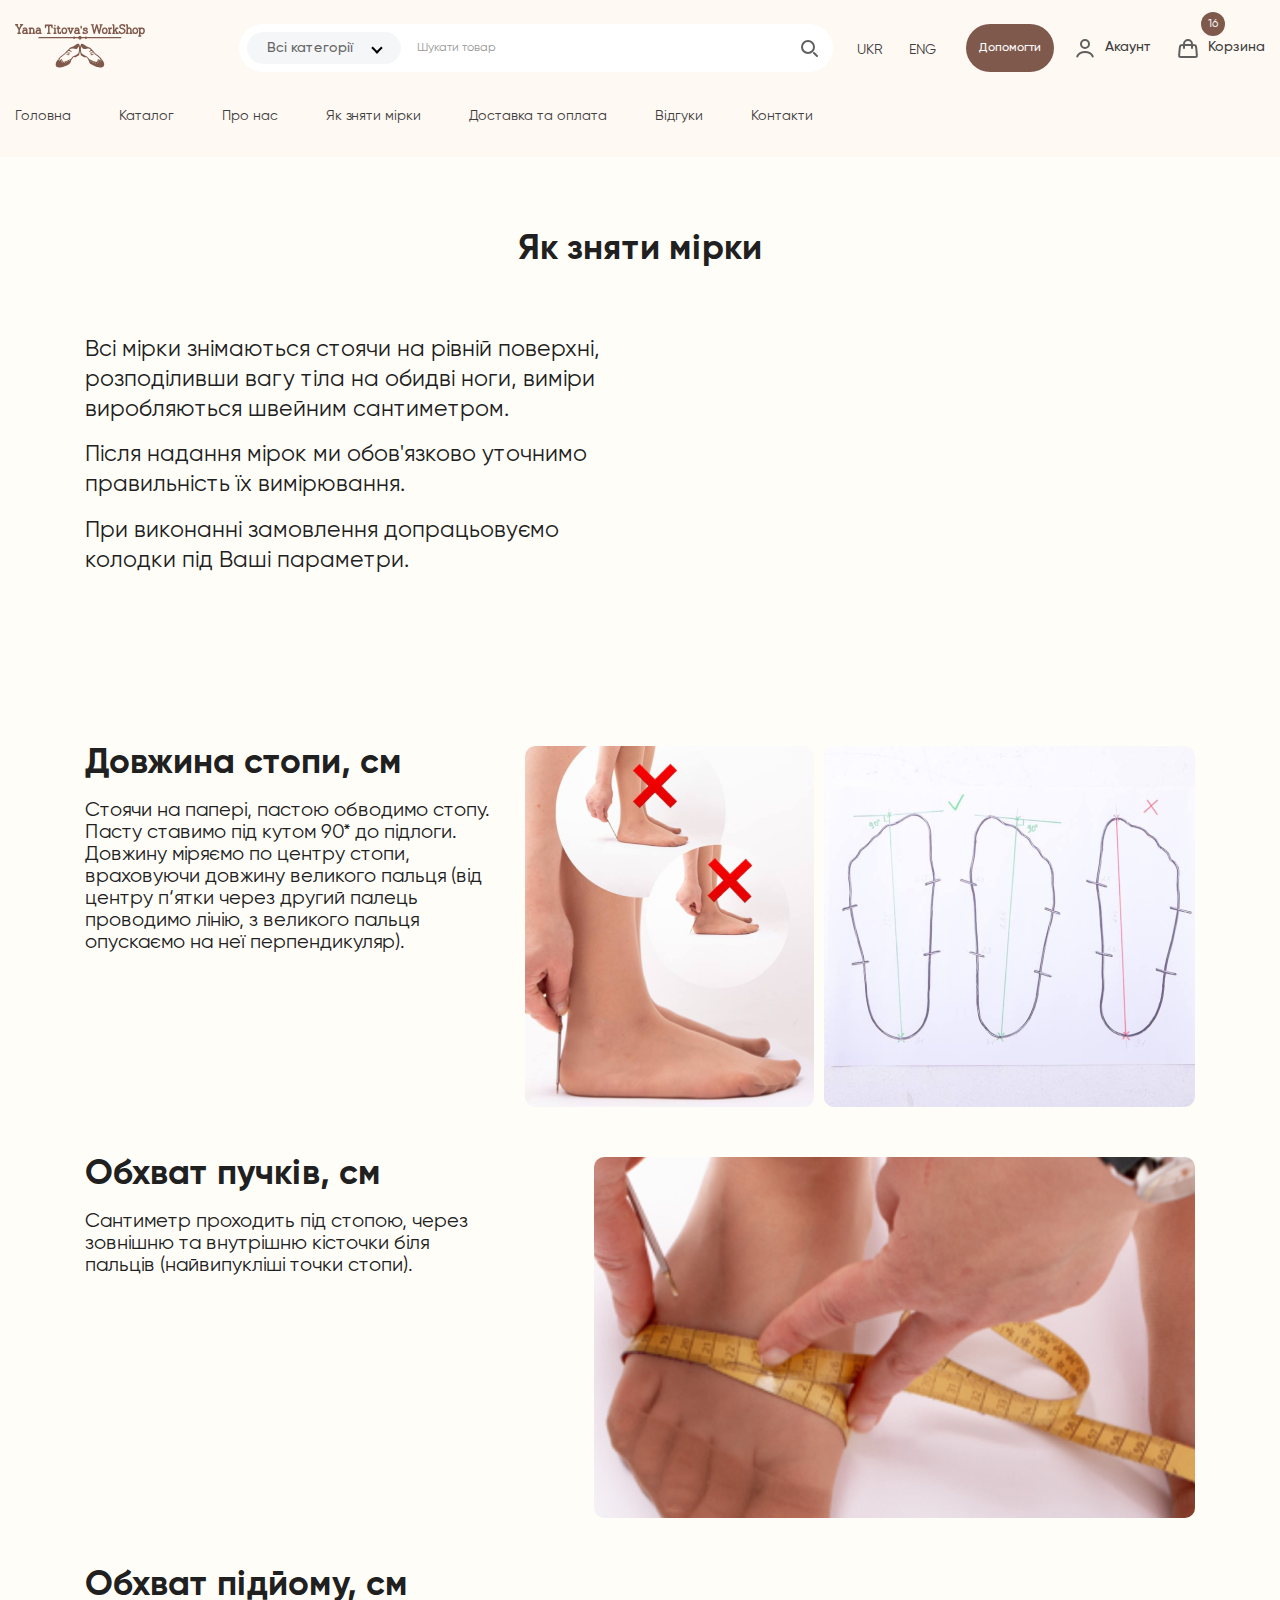
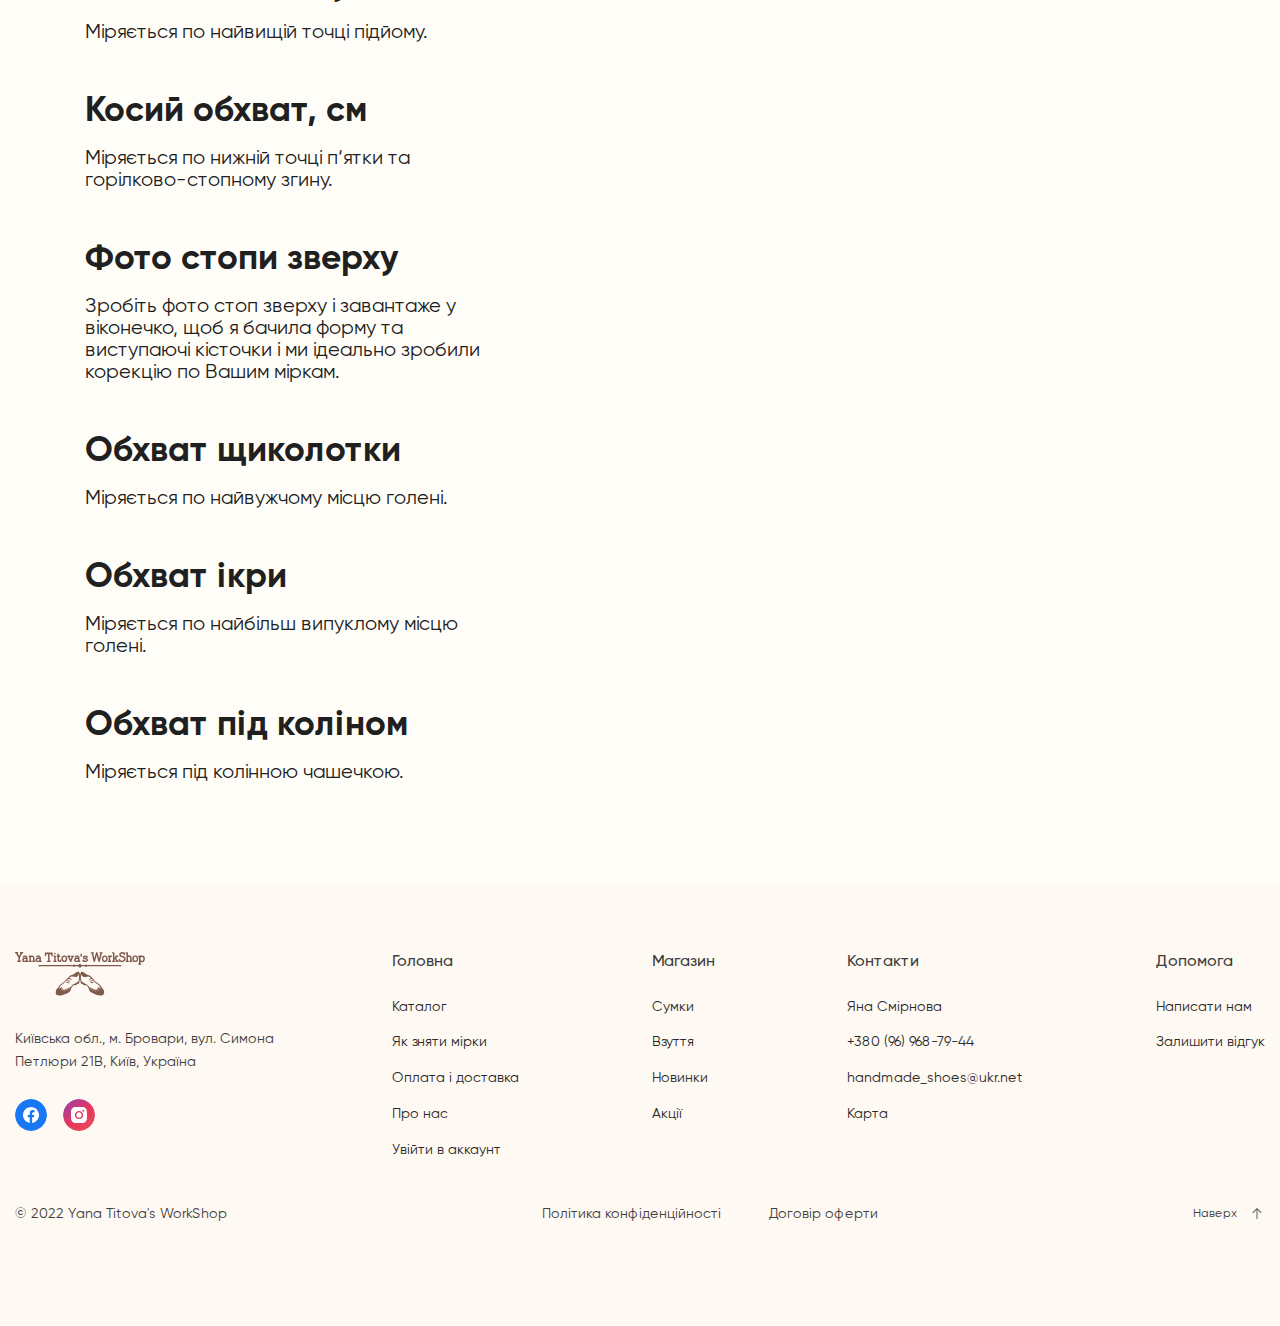
<file: measurements.html>
<!DOCTYPE html>
<html lang="ru">
	<head>
		<meta http-equiv="Content-Type" content="text/html; charset=utf-8">
		<!-- Переключение IE в последнию версию, на случай если в настройках пользователя стоит меньшая -->
		<meta http-equiv="X-UA-Compatible" content="IE=edge">

		<!-- Адаптирование страницы для мобильных устройств -->
		<meta name="viewport" content="width=device-width, initial-scale=1, maximum-scale=1">

		<!-- Запрет распознования номера телефона -->
		<meta name="format-detection" content="telephone=no">
		<meta name="SKYPE_TOOLBAR" content ="SKYPE_TOOLBAR_PARSER_COMPATIBLE">

		<!-- Заголовок страницы -->
		<title>Заголовок страницы</title>

		<!-- Данное значение часто используют(использовали) поисковые системы -->
		<meta name="description" content="">
		<meta name="keywords" content="">

		<!-- Традиционная иконка сайта, размер 16x16, прозрачность поддерживается. Рекомендуемый формат: .ico или .png -->
		<link rel="shortcut icon" href="images/favicon.ico">

		<link rel="preconnect" href="https://fonts.googleapis.com">
		<link rel="preconnect" href="https://fonts.gstatic.com" crossorigin>
		<link href="https://fonts.googleapis.com/css2?family=Gentium+Plus:ital,wght@0,400;0,700;1,700&display=swap" rel="stylesheet">

		<!-- Подключение файлов стилей -->
		<link rel="stylesheet" href="css/swiper-bundle.min.css">
		<link rel="stylesheet" href="css/fancybox.css">
		<link rel="stylesheet" href="css/jquery.rating.css">
		<link rel="stylesheet" href="css/intlTelInput.css">

		<link rel="stylesheet" href="css/styles.css">

		<link rel="stylesheet" href="css/response_1199.css" media="(max-width: 1199px)">
		<link rel="stylesheet" href="css/response_1024.css" media="(max-width: 1024px)">
		<link rel="stylesheet" href="css/response_767.css" media="(max-width: 767px)">
		<link rel="stylesheet" href="css/response_479.css" media="(max-width: 479px)">
	</head>

	<body>
		<div class="wrap">
			<div class="main">
				<!-- Шапка -->
				<div class="header_mob">
					<div class="cont flex">
						<div class="logo"><a href="/"><img src="images/logo.svg" alt=""></a></div>

						<div class="search_btn">
							<button type="button" class="mini_modal_link" data-modal-id="#search_mob">
								<svg width="30" height="30" viewBox="0 0 24 24" fill="none" xmlns="http://www.w3.org/2000/svg">
									<circle cx="11" cy="11" r="6" fill="none" stroke="currentColor" stroke-width="2"/>
									<path d="M20 20L17 17" stroke="currentColor" stroke-width="2" stroke-linecap="round"/>
								</svg>
							</button>
						</div>

						<button type="button" class="mob_menu_link">
							<span></span>
							<span></span>
							<span></span>
						</button>
					</div>
				</div>

				<header>
					<div class="top">
						<div class="cont flex">
							<div class="logo"><a href="/"><img src="images/logo.svg" alt=""></a></div>

							<form action="/" class="search">
								<div class="select_wrap">
									<select name="select_category">
										<option value="">Всі категорії</option>
										<option value="">Category 1</option>
										<option value="">Category 2</option>
										<option value="">Category 3</option>
										<option value="">Category 4</option>
										<option value="">Category 5</option>
									</select>
								</div>

								<input type="text" name="" value="" placeholder="Шукати товар" class="input">

								<button type="submit" class="submit_btn">
									<svg width="24" height="24" viewBox="0 0 24 24" fill="none" xmlns="http://www.w3.org/2000/svg">
										<circle cx="11" cy="11" r="6" fill="none" stroke="currentColor" stroke-width="2"/>
										<path d="M20 20L17 17" stroke="currentColor" stroke-width="2" stroke-linecap="round"/>
									</svg>
								</button>
							</form>

							<div class="lang">
								<a href="/">UKR</a>

								<a href="/">ENG</a>
							</div>

							<div class="link_btn"><button type="button" class="scroll_link" data-content="#">Допомогти</button></div>

							<div class="links flex">
								<a href="/" class="link modal_link" data-content="#signup_modal">
									<span class="icon">
										<svg width="24" height="24" viewBox="0 0 24 24" fill="none" xmlns="http://www.w3.org/2000/svg">
											<path d="M19.7274 20.4471C19.2716 19.1713 18.2672 18.0439 16.8701 17.2399C15.4729 16.4358 13.7611 16 12 16C10.2389 16 8.52706 16.4358 7.12991 17.2399C5.73276 18.0439 4.72839 19.1713 4.27259 20.4471" stroke="currentColor" stroke-width="2" stroke-linecap="round"/>
											<circle cx="12" cy="8" r="4" stroke="currentColor" stroke-width="2" stroke-linecap="round"/>
										</svg>
									</span>

									Акаунт
								</a>

								<a href="/" class="link">
									<span class="icon">
										<svg width="24" height="24" viewBox="0 0 24 24" fill="none" xmlns="http://www.w3.org/2000/svg">
											<path d="M8 12L8 8C8 5.79086 9.79086 4 12 4V4C14.2091 4 16 5.79086 16 8L16 12" stroke="currentColor" stroke-width="2" stroke-linecap="round"/>
											<path d="M3.69435 12.6678C3.83942 10.9269 3.91196 10.0565 4.48605 9.52824C5.06013 9 5.9336 9 7.68053 9H16.3195C18.0664 9 18.9399 9 19.514 9.52824C20.088 10.0565 20.1606 10.9269 20.3057 12.6678L20.8195 18.8339C20.904 19.8474 20.9462 20.3542 20.6491 20.6771C20.352 21 19.8435 21 18.8264 21H5.1736C4.15655 21 3.64802 21 3.35092 20.6771C3.05382 20.3542 3.09605 19.8474 3.18051 18.8339L3.69435 12.6678Z" stroke="currentColor" stroke-width="2"/>
										</svg>
									</span>

									Корзина

									<span class="cart_counter">16</span>
								</a>
							</div>
						</div>
					</div>

					<div class="bottom">
						<div class="cont">
							<nav class="menu flex">
								<div class="item"><a href="/">Головна</a></div>
								<div class="item"><a href="/">Каталог</a></div>
								<div class="item"><a href="/">Про нас</a></div>
								<div class="item"><a href="/">Як зняти мірки</a></div>
								<div class="item"><a href="/">Доставка та оплата</a></div>
								<div class="item"><a href="/">Відгуки</a></div>
								<div class="item"><a href="/">Контакти</a></div>
							</nav>
						</div>
					</div>
				</header>

				<div id="search_mob" class="search_mob mini_modal">
					<form action="/" class="search">
						<div class="select_wrap">
							<select name="select_category">
								<option value="">Всі категорії</option>
								<option value="">Category 1</option>
								<option value="">Category 2</option>
								<option value="">Category 3</option>
								<option value="">Category 4</option>
								<option value="">Category 5</option>
							</select>
						</div>

						<input type="text" name="" value="" placeholder="Шукати товар" class="input">

						<button type="submit" class="submit_btn">
							<svg width="24" height="24" viewBox="0 0 24 24" fill="none" xmlns="http://www.w3.org/2000/svg">
								<circle cx="11" cy="11" r="6" fill="none" stroke="currentColor" stroke-width="2"/>
								<path d="M20 20L17 17" stroke="currentColor" stroke-width="2" stroke-linecap="round"/>
							</svg>
						</button>
					</form>
				</div>
				<!-- End Шапка -->


				<!-- Основная часть -->
				<section class="measurements">
					<div class="cont">
						<h1 class="main_title center">Як зняти мірки</h1>

						<div class="columns flex">
							<div class="data text_block">
								<p>
									Всі мірки знімаються стоячи на рівній поверхні, розподіливши вагу тіла на обидві ноги, виміри виробляються швейним сантиметром.
								</p>

								<p>
									Після надання мірок ми обов'язково уточнимо правильність їх вимірювання.
								</p>

								<p>
									При виконанні замовлення допрацьовуємо колодки під Ваші параметри.
								</p>
							</div>

							<div class="col_r">
								<div class="video">
									<iframe width="560" height="315" src="https://www.youtube.com/embed/PWrwJohQiG8" title="YouTube video player" frameborder="0" allow="accelerometer; autoplay; clipboard-write; encrypted-media; gyroscope; picture-in-picture" allowfullscreen></iframe>
								</div>
							</div>

							<!-- <div class="img">
								<img src="images/tmp/measurement.jpg" alt="">
							</div> -->
						</div>

						<div class="box_instruction">
							<div class="grid flex">
								<div class="data">
									<div class="modal_title">Довжина стопи, см</div>

									<div class="desc">Стоячи на папері, пастою обводимо стопу. Пасту ставимо під кутом 90* до підлоги. Довжину міряємо по центру стопи, враховуючи довжину великого пальця (від центру п‘ятки через другий палець проводимо лінію, з великого пальця опускаємо на неї перпендикуляр).</div>
								</div>

								<div class="img">
									<img data-src="images/tmp/img_tailoring.png" alt="" class="lozad">
								</div>
							</div>
						</div>

						<div class="box_instruction">
							<div class="grid flex">
								<div class="data">
									<div class="modal_title">Обхват пучків, см</div>

									<div class="desc">Сантиметр проходить під стопою, через зовнішню та внутрішню кісточки біля пальців (найвипукліші точки стопи).</div>
								</div>

								<div class="img">
									<img data-src="images/tmp/img_tailoring2.jpg" alt="" class="lozad">
								</div>
							</div>
						</div>

						<div class="box_instruction">
							<div class="grid flex">
								<div class="data">
									<div class="modal_title">Обхват підйому, см</div>

									<div class="desc">Міряється по найвищій точці підйому.</div>
								</div>

								<div class="img">
									<img data-src="images/tmp/img_tailoring3.jpg" alt="" class="lozad">
								</div>
							</div>
						</div>

						<div class="box_instruction">
							<div class="grid flex">
								<div class="data">
									<div class="modal_title">Косий обхват, см</div>

									<div class="desc">Міряється по нижній точці п‘ятки та горілково-стопному згину.</div>
								</div>

								<div class="img">
									<img data-src="images/tmp/img_tailoring4.jpg" alt="" class="lozad">
								</div>
							</div>
						</div>

						<div class="box_instruction">
							<div class="grid flex">
								<div class="data">
									<div class="modal_title">Фото стопи зверху</div>

									<div class="desc">Зробіть фото стоп зверху і завантаже у віконечко, щоб я бачила форму та виступаючі кісточки і ми ідеально зробили корекцію по Вашим міркам.</div>
								</div>

								<div class="img">
									<img data-src="images/tmp/img_tailoring4.jpg" alt="" class="lozad">
								</div>
							</div>
						</div>

						<div class="box_instruction">
							<div class="grid flex">
								<div class="data">
									<div class="modal_title">Обхват щиколотки</div>

									<div class="desc">Міряється по найвужчому місцю голені.</div>
								</div>

								<div class="img">
									<img data-src="images/tmp/img_tailoring4.jpg" alt="" class="lozad">
								</div>
							</div>
						</div>

						<div class="box_instruction">
							<div class="grid flex">
								<div class="data">
									<div class="modal_title">Обхват ікри</div>

									<div class="desc">Міряється по найбільш випуклому місцю голені.</div>
								</div>

								<div class="img">
									<img data-src="images/tmp/img_tailoring4.jpg" alt="" class="lozad">
								</div>
							</div>
						</div>

						<div class="box_instruction">
							<div class="grid flex">
								<div class="data">
									<div class="modal_title">Обхват під коліном</div>

									<div class="desc">Міряється під колінною чашечкою.</div>
								</div>

								<div class="img">
									<img data-src="images/tmp/img_tailoring4.jpg" alt="" class="lozad">
								</div>
							</div>
						</div>
					</div>
				</section>
				<!-- End Основная часть -->
			</div>


			<!-- Подвал -->
			<footer>
				<div class="top">
					<div class="cont flex">
						<div class="col_l">
							<div class="logo"><a href="/"><img src="images/logo.svg" alt=""></a></div>

							<div class="adress">Київська обл., м. Бровари, вул. Симона Петлюри 21В, Київ, Україна</div>

							<div class="socials flex">
								<a href="/" class="soc" target="_blank" rel="noopener">
									<svg width="32" height="32" viewBox="0 0 32 32" fill="none" xmlns="http://www.w3.org/2000/svg">
										<path d="M0 16C0 24.8366 7.16344 32 16 32C24.8366 32 32 24.8366 32 16C32 7.16344 24.8366 0 16 0C7.16344 0 0 7.16344 0 16Z" fill="#1877F2"/>
										<path d="M24 16C24 11.6 20.4 8 16 8C11.6 8 8 11.6 8 16C8 20 10.9 23.3 14.7 23.9V18.3H12.7V16H14.7V14.2C14.7 12.2 15.9 11.1 17.7 11.1C18.6 11.1 19.5 11.3 19.5 11.3V13.3H18.5C17.5 13.3 17.2 13.9 17.2 14.5V16H19.4L19 18.3H17.1V24C21.1 23.4 24 20 24 16Z" fill="white"/>
									</svg>
								</a>

								<a href="/" class="soc" target="_blank" rel="noopener">
									<svg width="32" height="32" viewBox="0 0 32 32" fill="none" xmlns="http://www.w3.org/2000/svg">
										<path d="M0 16C0 24.8366 7.16344 32 16 32C24.8366 32 32 24.8366 32 16C32 7.16344 24.8366 0 16 0C7.16344 0 0 7.16344 0 16Z" fill="url(#paint0_linear_113_10179)"/>
										<path d="M15.9978 13.3321C14.5289 13.3321 13.3301 14.5309 13.3301 15.9999C13.3301 17.4688 14.5289 18.6676 15.9978 18.6676C17.4668 18.6676 18.6656 17.4688 18.6656 15.9999C18.6656 14.5309 17.4668 13.3321 15.9978 13.3321ZM23.9991 15.9999C23.9991 14.8951 24.0091 13.8004 23.9471 12.6977C23.885 11.4168 23.5928 10.2801 22.6562 9.34348C21.7176 8.40486 20.5829 8.11467 19.302 8.05263C18.1973 7.99059 17.1026 8.0006 15.9999 8.0006C14.8951 8.0006 13.8004 7.99059 12.6977 8.05263C11.4168 8.11467 10.2801 8.40686 9.34348 9.34348C8.40486 10.2821 8.11467 11.4168 8.05263 12.6977C7.99059 13.8024 8.0006 14.8971 8.0006 15.9999C8.0006 17.1026 7.99059 18.1993 8.05263 19.302C8.11467 20.5829 8.40686 21.7196 9.34348 22.6562C10.2821 23.5948 11.4168 23.885 12.6977 23.9471C13.8024 24.0091 14.8971 23.9991 15.9999 23.9991C17.1046 23.9991 18.1993 24.0091 19.302 23.9471C20.5829 23.885 21.7196 23.5928 22.6562 22.6562C23.5948 21.7176 23.885 20.5829 23.9471 19.302C24.0111 18.1993 23.9991 17.1046 23.9991 15.9999ZM15.9978 20.1045C13.7264 20.1045 11.8932 18.2713 11.8932 15.9999C11.8932 13.7284 13.7264 11.8952 15.9978 11.8952C18.2693 11.8952 20.1025 13.7284 20.1025 15.9999C20.1025 18.2713 18.2693 20.1045 15.9978 20.1045ZM20.2707 12.6857C19.7403 12.6857 19.312 12.2574 19.312 11.727C19.312 11.1967 19.7403 10.7684 20.2707 10.7684C20.801 10.7684 21.2293 11.1967 21.2293 11.727C21.2294 11.853 21.2048 11.9777 21.1566 12.0941C21.1085 12.2105 21.0379 12.3162 20.9489 12.4052C20.8598 12.4943 20.7541 12.5649 20.6377 12.613C20.5213 12.6611 20.3966 12.6858 20.2707 12.6857Z" fill="white"/>
										<defs>
											<linearGradient id="paint0_linear_113_10179" x1="3.5" y1="4" x2="27" y2="32" gradientUnits="userSpaceOnUse">
												<stop stop-color="#A440A1"/>
												<stop offset="0.5" stop-color="#E8355C"/>
												<stop offset="1" stop-color="#EA4E5B"/>
											</linearGradient>
										</defs>
									</svg>
								</a>
							</div>
						</div>

						<div class="col_r">
							<div class="columns flex">
								<div class="column">
									<div class="title">Головна</div>

									<ul>
										<li><a href="/">Каталог</a></li>
										<li><a href="/">Як зняти мірки</a></li>
										<li><a href="/">Оплата і доставка</a></li>
										<li><a href="/">Про нас</a></li>
										<li><a href="/">Увійти в аккаунт</a></li>
									</ul>
								</div>

								<div class="column">
									<div class="title">Магазин</div>

									<ul>
										<li><a href="/">Сумки</a></li>
										<li><a href="/">Взуття</a></li>
										<li><a href="/">Новинки</a></li>
										<li><a href="/">Акції</a></li>
									</ul>
								</div>

								<div class="column">
									<div class="title">Контакти</div>

									<ul>
										<li><a href="/">Яна Смірнова</a></li>
										<li><a href="tel:+380969687944">+380 (96) 968-79-44</a></li>
										<li><a href="mailto:handmade_shoes@ukr.net">handmade_shoes@ukr.net</a></li>
										<li><a href="/">Карта</a></li>
									</ul>
								</div>

								<div class="column">
									<div class="title">Допомога</div>

									<ul>
										<li><a href="/" class="modal_link" data-content="#callback_modal">Написати нам</a></li>
										<li><a href="/" class="modal_link" data-content="#review_modal">Залишити відгук</a></li>
									</ul>
								</div>
							</div>
						</div>
					</div>
				</div>

				<div class="bottom">
					<div class="cont">
						<div class="grid flex">
							<div class="copy">&copy; 2022 Yana Titova's WorkShop</div>

							<div class="links flex">
								<a href="/">Політика конфіденційності</a>
								<a href="/">Договір оферти</a>
							</div>

							<div class="up_btn">
								<button type="button">
									Наверх

									<svg class="icon" width="16" height="16" viewBox="0 0 16 16" fill="none" xmlns="http://www.w3.org/2000/svg">
										<path d="M4.35355 7.02018C4.15829 7.21544 3.84171 7.21544 3.64645 7.02018C3.45118 6.82492 3.45118 6.50834 3.64645 6.31307L4.35355 7.02018ZM8 2.66663L7.64645 2.31307L8 1.95952L8.35355 2.31307L8 2.66663ZM12.3536 6.31307C12.5488 6.50833 12.5488 6.82492 12.3536 7.02018C12.1583 7.21544 11.8417 7.21544 11.6464 7.02018L12.3536 6.31307ZM8.5 12.6666C8.5 12.9428 8.27614 13.1666 8 13.1666C7.72386 13.1666 7.5 12.9428 7.5 12.6666L8.5 12.6666ZM3.64645 6.31307L7.64645 2.31307L8.35355 3.02018L4.35355 7.02018L3.64645 6.31307ZM8.35355 2.31307L12.3536 6.31307L11.6464 7.02018L7.64645 3.02018L8.35355 2.31307ZM8.5 2.66663L8.5 12.6666L7.5 12.6666L7.5 2.66663L8.5 2.66663Z" fill="currentColor"/>
									</svg>
								</button>
							</div>
						</div>
					</div>
				</div>
			</footer>
			<!-- End Подвал -->
		</div>

		<div class="supports_error">
			Ваш браузер устарел рекомендуем обновить его до последней версии<br /> или использовать другой более современный.
		</div>

		<div class="overlay"></div>


		<section class="modal" id="signup_modal">
			<div class="modal_title">Зареєструватись та отримати 10% знижки</div>

			<div class="modal_subtitle">Ви вже маєте обліковий запис? <a href="/" class="modal_link" data-content="#login_modal">Увійти</a></div>

			<form action="/" class="modal_data form">
				<div class="line_form">
					<div class="label">Ваш Email</div>

					<input type="email" name="email" class="input">
				</div>

				<div class="line_form">
					<div class="label">Ваш пароль</div>

					<div class="field field_password">
						<input type="password" name="password" class="input" placeholder="6-20 символів">

						<div class="show_password">
							<button type="button">
								<svg width="20" height="14" viewBox="0 0 20 14" fill="none" xmlns="http://www.w3.org/2000/svg">
									<path fill-rule="evenodd" clip-rule="evenodd" d="M0.947625 5.53439C0.613728 5.99052 0.380584 6.35011 0.254227 6.56588L0 7L0.254227 7.43412C0.380584 7.64989 0.613728 8.00948 0.947625 8.46561C1.50014 9.2204 2.14064 9.9747 2.8647 10.6812C4.97881 12.7441 7.36906 14 10 14C12.6309 14 15.0212 12.7441 17.1353 10.6812C17.8594 9.9747 18.4999 9.2204 19.0524 8.46561C19.3863 8.00948 19.6194 7.64989 19.7458 7.43412L20 7L19.7458 6.56588C19.6194 6.35011 19.3863 5.99052 19.0524 5.53439C18.4999 4.7796 17.8594 4.0253 17.1353 3.31878C15.0212 1.25588 12.6309 0 10 0C7.36906 0 4.97881 1.25588 2.8647 3.31878C2.14064 4.0253 1.50014 4.7796 0.947625 5.53439ZM2.40701 7.44845C2.2914 7.29051 2.18591 7.14044 2.09087 7C2.18591 6.85956 2.2914 6.70949 2.40701 6.55155C2.90533 5.87079 3.48381 5.18954 4.13286 4.55622C5.9419 2.79099 7.92316 1.75 10 1.75C12.0768 1.75 14.0581 2.79099 15.8671 4.55622C16.5162 5.18954 17.0947 5.87079 17.593 6.55155C17.7086 6.70949 17.8141 6.85956 17.9091 7C17.8141 7.14044 17.7086 7.29051 17.593 7.44845C17.0947 8.12921 16.5162 8.81046 15.8671 9.44378C14.0581 11.209 12.0768 12.25 10 12.25C7.92316 12.25 5.9419 11.209 4.13286 9.44378C3.48381 8.81046 2.90533 8.12921 2.40701 7.44845ZM10 10.5C8.01902 10.5 6.41312 8.933 6.41312 7C6.41312 5.067 8.01902 3.5 10 3.5C11.981 3.5 13.5869 5.067 13.5869 7C13.5869 8.933 11.981 10.5 10 10.5ZM11.7934 7C11.7934 7.9665 10.9905 8.75 10 8.75C9.00951 8.75 8.20656 7.9665 8.20656 7C8.20656 6.0335 9.00951 5.25 10 5.25C10.9905 5.25 11.7934 6.0335 11.7934 7Z" fill="currentColor"/>
								</svg>
							</button>
						</div>
					</div>
				</div>

				<div class="submit">
					<button type="submit" class="submit_btn">Зареєструватися</button>
				</div>

				<div class="desc">В деякий час ми надсилаємо коди купонів</div>
			</form>
		</section>


		<section class="modal" id="login_modal">
			<div class="modal_title">Увійти в обліковий запис</div>

			<div class="modal_subtitle">Немає облікового запису? <a href="/" class="modal_link" data-content="#signup_modal">Зареєструватися</a></div>

			<form action="/" class="modal_data form">
				<div class="line_form">
					<div class="label">Ваш Email</div>

					<input type="email" name="email" class="input">
				</div>

				<div class="line_form">
					<div class="label">Ваш пароль</div>

					<div class="field field_password">
						<input type="password" name="password" class="input" placeholder="6-20 символів">

						<div class="show_password">
							<button type="button">
								<svg width="20" height="14" viewBox="0 0 20 14" fill="none" xmlns="http://www.w3.org/2000/svg">
									<path fill-rule="evenodd" clip-rule="evenodd" d="M0.947625 5.53439C0.613728 5.99052 0.380584 6.35011 0.254227 6.56588L0 7L0.254227 7.43412C0.380584 7.64989 0.613728 8.00948 0.947625 8.46561C1.50014 9.2204 2.14064 9.9747 2.8647 10.6812C4.97881 12.7441 7.36906 14 10 14C12.6309 14 15.0212 12.7441 17.1353 10.6812C17.8594 9.9747 18.4999 9.2204 19.0524 8.46561C19.3863 8.00948 19.6194 7.64989 19.7458 7.43412L20 7L19.7458 6.56588C19.6194 6.35011 19.3863 5.99052 19.0524 5.53439C18.4999 4.7796 17.8594 4.0253 17.1353 3.31878C15.0212 1.25588 12.6309 0 10 0C7.36906 0 4.97881 1.25588 2.8647 3.31878C2.14064 4.0253 1.50014 4.7796 0.947625 5.53439ZM2.40701 7.44845C2.2914 7.29051 2.18591 7.14044 2.09087 7C2.18591 6.85956 2.2914 6.70949 2.40701 6.55155C2.90533 5.87079 3.48381 5.18954 4.13286 4.55622C5.9419 2.79099 7.92316 1.75 10 1.75C12.0768 1.75 14.0581 2.79099 15.8671 4.55622C16.5162 5.18954 17.0947 5.87079 17.593 6.55155C17.7086 6.70949 17.8141 6.85956 17.9091 7C17.8141 7.14044 17.7086 7.29051 17.593 7.44845C17.0947 8.12921 16.5162 8.81046 15.8671 9.44378C14.0581 11.209 12.0768 12.25 10 12.25C7.92316 12.25 5.9419 11.209 4.13286 9.44378C3.48381 8.81046 2.90533 8.12921 2.40701 7.44845ZM10 10.5C8.01902 10.5 6.41312 8.933 6.41312 7C6.41312 5.067 8.01902 3.5 10 3.5C11.981 3.5 13.5869 5.067 13.5869 7C13.5869 8.933 11.981 10.5 10 10.5ZM11.7934 7C11.7934 7.9665 10.9905 8.75 10 8.75C9.00951 8.75 8.20656 7.9665 8.20656 7C8.20656 6.0335 9.00951 5.25 10 5.25C10.9905 5.25 11.7934 6.0335 11.7934 7Z" fill="currentColor"/>
								</svg>
							</button>
						</div>
					</div>
				</div>

				<div class="line_flex flex">
					<div class="line_form">
						<div class="checkbox">
							<label class="label_check">
								<input type="checkbox" name="save_password">

								<span class="check_text">Зберегти пароль</span>
							</label>
						</div>
					</div>

					<div class="line_form">
						<div class="forgot_password"><a href="/">Забули пароль?</a></div>
					</div>
				</div>

				<div class="submit">
					<button type="submit" class="submit_btn">Увійти</button>
				</div>
			</form>
		</section>


		<section class="modal" id="review_modal">
			<div class="modal_title">Напишіть свій відгук</div>

			<form action="/" class="modal_data form">
				<div class="line_form">
					<div class="rating">
						<div class="star">
							<input name="review_rate" type="radio" class="wow" value="1">
							<input name="review_rate" type="radio" class="wow" value="2">
							<input name="review_rate" type="radio" class="wow" value="3">
							<input name="review_rate" type="radio" class="wow" value="4">
							<input name="review_rate" type="radio" class="wow" value="5">

							<div class="clear"></div>
						</div>
					</div>
				</div>

				<div class="line_form">
					<div class="label">Ваше ім'я</div>

					<input type="text" name="name" class="input">
				</div>

				<div class="line_form">
					<div class="label">Ваш відгук</div>

					<div class="field field_add_photo">
						<textarea name="review_text"></textarea>

						<label for="file_review" class="add_file_btn">
							<span class="icon">
								<svg width="16" height="16" viewBox="0 0 16 16" fill="none" xmlns="http://www.w3.org/2000/svg">
									<path fill-rule="evenodd" clip-rule="evenodd" d="M8.66667 14H1.33333V1.33333H14V8.66667C14 9.03486 14.2985 9.33333 14.6667 9.33333C15.0349 9.33333 15.3333 9.03486 15.3333 8.66667V0.666667C15.3333 0.298477 15.0349 0 14.6667 0H0.666667C0.298477 0 0 0.298477 0 0.666667V14.6667C0 15.0349 0.298477 15.3333 0.666667 15.3333H8.66667C9.03486 15.3333 9.33333 15.0349 9.33333 14.6667C9.33333 14.2985 9.03486 14 8.66667 14ZM11.8047 6.86193C11.5444 6.60158 11.1223 6.60158 10.8619 6.86193L7.93744 9.78641L5.73333 8.13333C5.46792 7.93427 5.09652 7.96067 4.86193 8.19526L2.86193 10.1953C2.60158 10.4556 2.60158 10.8777 2.86193 11.1381C3.12228 11.3984 3.54439 11.3984 3.80474 11.1381L5.39589 9.54692L7.6 11.2C7.86541 11.3991 8.23681 11.3727 8.4714 11.1381L11.8047 7.80474C12.0651 7.54439 12.0651 7.12228 11.8047 6.86193ZM6 6.66667C4.89543 6.66667 4 5.77124 4 4.66667C4 3.5621 4.89543 2.66667 6 2.66667C7.10457 2.66667 8 3.5621 8 4.66667C8 5.77124 7.10457 6.66667 6 6.66667ZM6.66667 4.66667C6.66667 5.03486 6.36819 5.33333 6 5.33333C5.63181 5.33333 5.33333 5.03486 5.33333 4.66667C5.33333 4.29848 5.63181 4 6 4C6.36819 4 6.66667 4.29848 6.66667 4.66667ZM12.6667 11.3333C12.6667 10.9651 12.9651 10.6667 13.3333 10.6667C13.7015 10.6667 14 10.9651 14 11.3333V12.6667H12.6667V11.3333ZM12.6667 14H11.3333C10.9651 14 10.6667 13.7015 10.6667 13.3333C10.6667 12.9651 10.9651 12.6667 11.3333 12.6667H12.6667V14ZM12.6667 14H14V15.3333C14 15.7015 13.7015 16 13.3333 16C12.9651 16 12.6667 15.7015 12.6667 15.3333V14ZM14 14V12.6667H15.3333C15.7015 12.6667 16 12.9651 16 13.3333C16 13.7015 15.7015 14 15.3333 14H14Z" fill="currentColor"/>
								</svg>
							</span>
						</label>
					</div>

					<div class="file">
						<input type="file" name="" id="file_review">

						<div class="images flex">
							<div class="img"><img src="images/tmp/review_img.jpg" alt=""></div>
							<div class="img"><img src="images/tmp/review_img2.jpg" alt=""></div>
							<div class="img"><img src="images/tmp/review_img3.jpg" alt=""></div>
						</div>
					</div>
				</div>

				<div class="submit">
					<button type="submit" class="submit_btn">Надіслати відгук</button>
				</div>
			</form>
		</section>


		<section class="modal modal_callback" id="callback_modal">
			<div class="modal_title center">Зв'язатись з нами</div>

			<form action="/" class="modal_data form">
				<div class="line_flex flex">
					<div class="line_form">
						<div class="label">Ваше ім'я</div>

						<input type="text" name="email" class="input" placeholder="Олег Лазорик">
					</div>

					<div class="line_form">
						<div class="label">Ваш Email</div>

						<input type="email" name="email" class="input">
					</div>
				</div>

				<div class="line_form">
					<div class="label">Тема</div>

					<input type="text" name="subject" class="input">
				</div>

				<div class="line_form">
					<div class="label">Ваше повідомлення</div>

					<textarea></textarea>
				</div>

				<div class="submit">
					<button type="submit" class="submit_btn">Відправити</button>
				</div>
			</form>
		</section>


		<!-- Подключение javascript файлов -->
		<script src="js/jquery-3.5.0.min.js"></script>
		<script src="js/jquery-migrate-1.4.1.min.js"></script>

		<script src="js/lozad.min.js"></script>

		<script src="js/swiper-bundle.min.js"></script>
		<script src="js/fancybox.min.js"></script>
		<script src="js/jquery.rating.pack.js"></script>

		<script src="js/inputmask.min.js"></script>
		<script src="js/nice-select.js"></script>
		<script src="js/intlTelInput-jquery.min.js"></script>

		<script src="js/functions.js"></script>
		<script src="js/scripts.js"></script>
	</body>
</html>
</file>
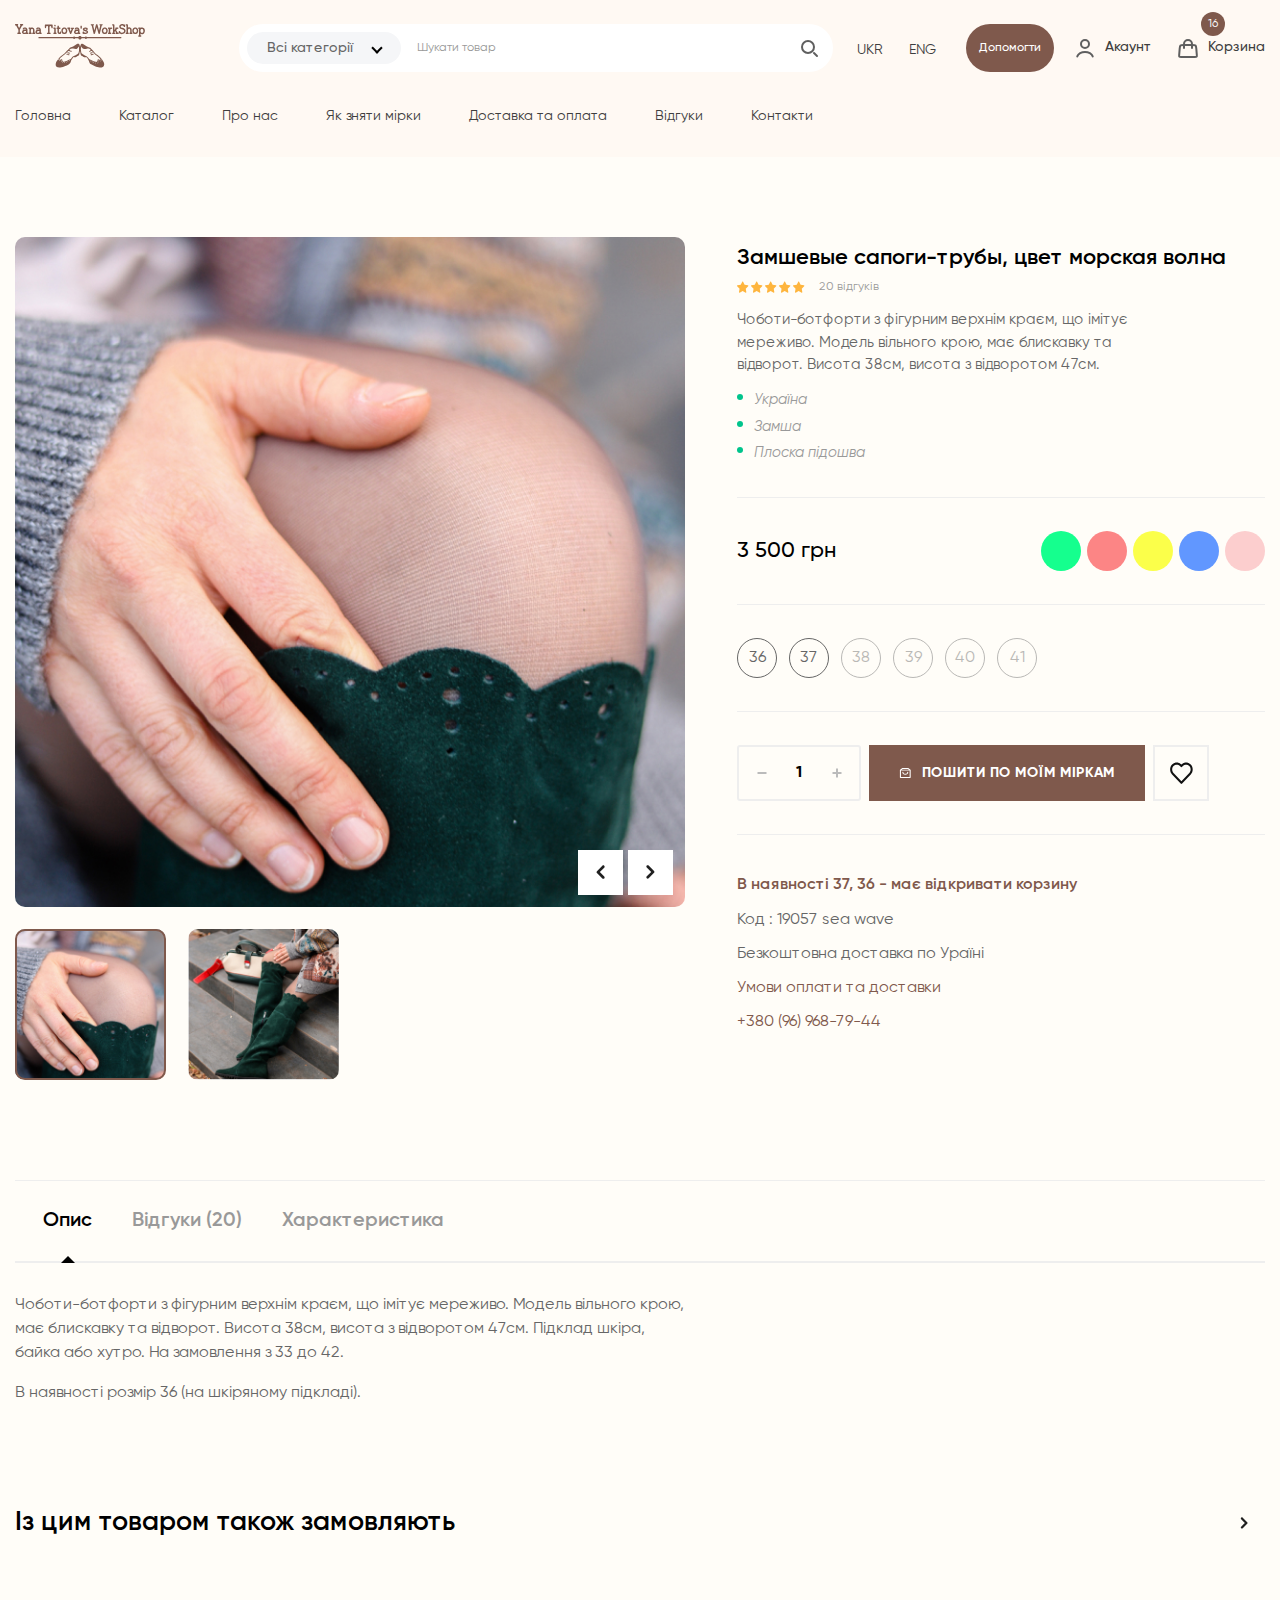
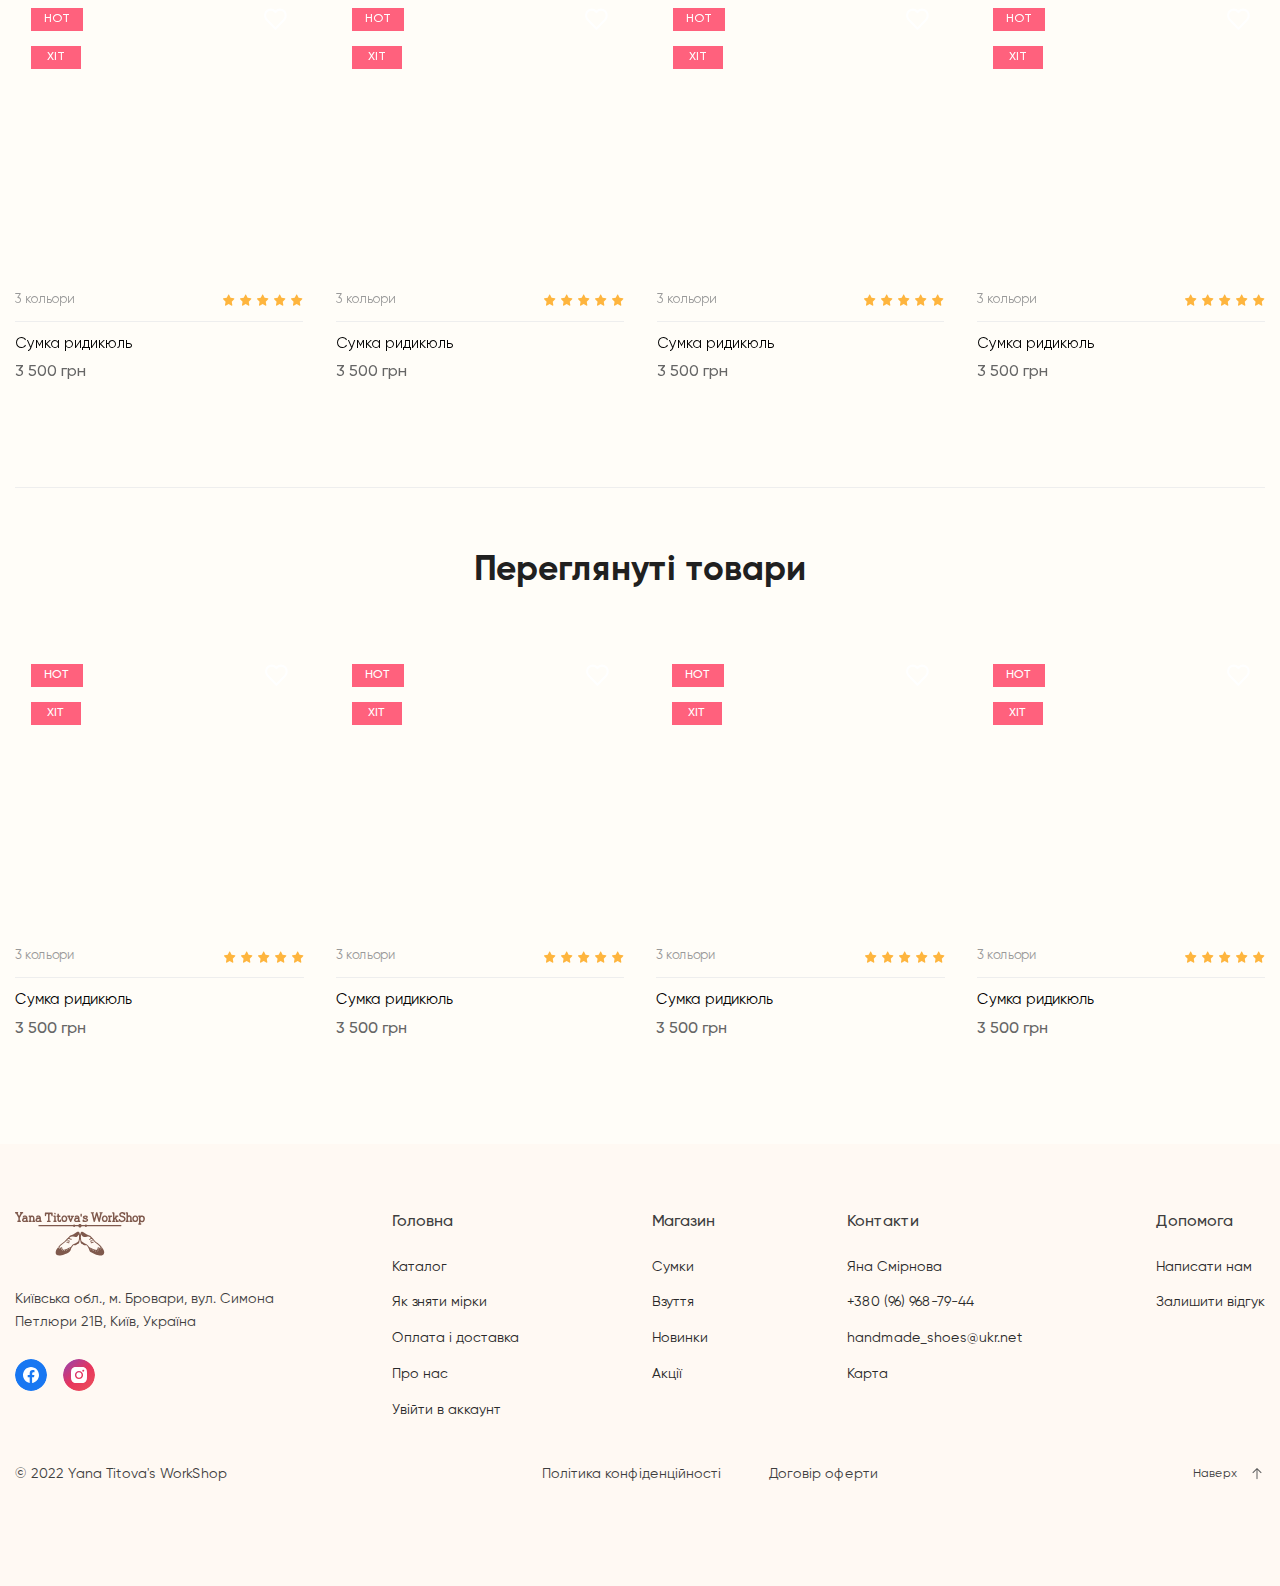
<file: product.html>
<!DOCTYPE html>
<html lang="ru">
	<head>
		<meta http-equiv="Content-Type" content="text/html; charset=utf-8">
		<!-- Переключение IE в последнию версию, на случай если в настройках пользователя стоит меньшая -->
		<meta http-equiv="X-UA-Compatible" content="IE=edge">

		<!-- Адаптирование страницы для мобильных устройств -->
		<meta name="viewport" content="width=device-width, initial-scale=1, maximum-scale=1">

		<!-- Запрет распознования номера телефона -->
		<meta name="format-detection" content="telephone=no">
		<meta name="SKYPE_TOOLBAR" content ="SKYPE_TOOLBAR_PARSER_COMPATIBLE">

		<!-- Заголовок страницы -->
		<title>Заголовок страницы</title>

		<!-- Данное значение часто используют(использовали) поисковые системы -->
		<meta name="description" content="">
		<meta name="keywords" content="">

		<!-- Традиционная иконка сайта, размер 16x16, прозрачность поддерживается. Рекомендуемый формат: .ico или .png -->
		<link rel="shortcut icon" href="images/favicon.ico">

		<link rel="preconnect" href="https://fonts.googleapis.com">
		<link rel="preconnect" href="https://fonts.gstatic.com" crossorigin>
		<link href="https://fonts.googleapis.com/css2?family=Gentium+Plus:ital,wght@0,400;0,700;1,700&display=swap" rel="stylesheet">

		<!-- Подключение файлов стилей -->
		<link rel="stylesheet" href="css/swiper-bundle.min.css">
		<link rel="stylesheet" href="css/fancybox.css">
		<link rel="stylesheet" href="css/jquery.rating.css">
		<link rel="stylesheet" href="css/intlTelInput.css">

		<link rel="stylesheet" href="css/styles.css">

		<link rel="stylesheet" href="css/response_1199.css" media="(max-width: 1199px)">
		<link rel="stylesheet" href="css/response_1024.css" media="(max-width: 1024px)">
		<link rel="stylesheet" href="css/response_767.css" media="(max-width: 767px)">
		<link rel="stylesheet" href="css/response_479.css" media="(max-width: 479px)">
	</head>

	<body>
		<div class="wrap">
			<div class="main">
				<!-- Шапка -->
				<div class="header_mob">
					<div class="cont flex">
						<div class="logo"><a href="/"><img src="images/logo.svg" alt=""></a></div>

						<div class="search_btn">
							<button type="button" class="mini_modal_link" data-modal-id="#search_mob">
								<svg width="30" height="30" viewBox="0 0 24 24" fill="none" xmlns="http://www.w3.org/2000/svg">
									<circle cx="11" cy="11" r="6" fill="none" stroke="currentColor" stroke-width="2"/>
									<path d="M20 20L17 17" stroke="currentColor" stroke-width="2" stroke-linecap="round"/>
								</svg>
							</button>
						</div>

						<button type="button" class="mob_menu_link">
							<span></span>
							<span></span>
							<span></span>
						</button>
					</div>
				</div>

				<header>
					<div class="top">
						<div class="cont flex">
							<div class="logo"><a href="/"><img src="images/logo.svg" alt=""></a></div>

							<form action="/" class="search">
								<div class="select_wrap">
									<select name="select_category">
										<option value="">Всі категорії</option>
										<option value="">Category 1</option>
										<option value="">Category 2</option>
										<option value="">Category 3</option>
										<option value="">Category 4</option>
										<option value="">Category 5</option>
									</select>
								</div>

								<input type="text" name="" value="" placeholder="Шукати товар" class="input">

								<button type="submit" class="submit_btn">
									<svg width="24" height="24" viewBox="0 0 24 24" fill="none" xmlns="http://www.w3.org/2000/svg">
										<circle cx="11" cy="11" r="6" fill="none" stroke="currentColor" stroke-width="2"/>
										<path d="M20 20L17 17" stroke="currentColor" stroke-width="2" stroke-linecap="round"/>
									</svg>
								</button>
							</form>

							<div class="lang">
								<a href="/">UKR</a>

								<a href="/">ENG</a>
							</div>

							<div class="link_btn"><button type="button" class="scroll_link" data-content="#">Допомогти</button></div>

							<div class="links flex">
								<a href="/" class="link modal_link" data-content="#signup_modal">
									<span class="icon">
										<svg width="24" height="24" viewBox="0 0 24 24" fill="none" xmlns="http://www.w3.org/2000/svg">
											<path d="M19.7274 20.4471C19.2716 19.1713 18.2672 18.0439 16.8701 17.2399C15.4729 16.4358 13.7611 16 12 16C10.2389 16 8.52706 16.4358 7.12991 17.2399C5.73276 18.0439 4.72839 19.1713 4.27259 20.4471" stroke="currentColor" stroke-width="2" stroke-linecap="round"/>
											<circle cx="12" cy="8" r="4" stroke="currentColor" stroke-width="2" stroke-linecap="round"/>
										</svg>
									</span>

									Акаунт
								</a>

								<a href="/" class="link">
									<span class="icon">
										<svg width="24" height="24" viewBox="0 0 24 24" fill="none" xmlns="http://www.w3.org/2000/svg">
											<path d="M8 12L8 8C8 5.79086 9.79086 4 12 4V4C14.2091 4 16 5.79086 16 8L16 12" stroke="currentColor" stroke-width="2" stroke-linecap="round"/>
											<path d="M3.69435 12.6678C3.83942 10.9269 3.91196 10.0565 4.48605 9.52824C5.06013 9 5.9336 9 7.68053 9H16.3195C18.0664 9 18.9399 9 19.514 9.52824C20.088 10.0565 20.1606 10.9269 20.3057 12.6678L20.8195 18.8339C20.904 19.8474 20.9462 20.3542 20.6491 20.6771C20.352 21 19.8435 21 18.8264 21H5.1736C4.15655 21 3.64802 21 3.35092 20.6771C3.05382 20.3542 3.09605 19.8474 3.18051 18.8339L3.69435 12.6678Z" stroke="currentColor" stroke-width="2"/>
										</svg>
									</span>

									Корзина

									<span class="cart_counter">16</span>
								</a>
							</div>
						</div>
					</div>

					<div class="bottom">
						<div class="cont">
							<nav class="menu flex">
								<div class="item"><a href="/">Головна</a></div>
								<div class="item"><a href="/">Каталог</a></div>
								<div class="item"><a href="/">Про нас</a></div>
								<div class="item"><a href="/">Як зняти мірки</a></div>
								<div class="item"><a href="/">Доставка та оплата</a></div>
								<div class="item"><a href="/">Відгуки</a></div>
								<div class="item"><a href="/">Контакти</a></div>
							</nav>
						</div>
					</div>
				</header>

				<div id="search_mob" class="search_mob mini_modal">
					<form action="/" class="search">
						<div class="select_wrap">
							<select name="select_category">
								<option value="">Всі категорії</option>
								<option value="">Category 1</option>
								<option value="">Category 2</option>
								<option value="">Category 3</option>
								<option value="">Category 4</option>
								<option value="">Category 5</option>
							</select>
						</div>

						<input type="text" name="" value="" placeholder="Шукати товар" class="input">

						<button type="submit" class="submit_btn">
							<svg width="24" height="24" viewBox="0 0 24 24" fill="none" xmlns="http://www.w3.org/2000/svg">
								<circle cx="11" cy="11" r="6" fill="none" stroke="currentColor" stroke-width="2"/>
								<path d="M20 20L17 17" stroke="currentColor" stroke-width="2" stroke-linecap="round"/>
							</svg>
						</button>
					</form>
				</div>
				<!-- End Шапка -->


				<!-- Основная часть -->
				<section class="product_info">
					<div class="cont flex">
						<div class="product_name product_name-mob">Замшевые сапоги-трубы, цвет морская волна</div>

						<div class="line_rate line_rate-mob flex">
							<div class="stars flex">
								<div class="star">
									<svg width="12" height="12" viewBox="0 0 12 12" fill="none" xmlns="http://www.w3.org/2000/svg">
										<path d="M10.9029 4.33316L7.57458 3.82564L6.08786 0.663162C5.99992 0.506469 5.83954 0.410278 5.66624 0.410278C5.49294 0.410278 5.33256 0.506469 5.24462 0.663162L3.75508 3.82564L0.426763 4.33316C0.249704 4.35998 0.102502 4.48993 0.0470387 4.6684C-0.00842429 4.84687 0.0374683 5.0429 0.165424 5.17409L2.57435 7.63719L2.00608 11.1158C1.97587 11.3009 2.04837 11.4878 2.19312 11.5982C2.33787 11.7085 2.52975 11.723 2.6881 11.6357L5.66483 9.99376L8.64156 11.6357C8.79991 11.723 8.99179 11.7085 9.13654 11.5982C9.28128 11.4878 9.35379 11.3009 9.32358 11.1158L8.75531 7.63719L11.1642 5.17409C11.2922 5.04303 11.3381 4.84718 11.2829 4.66877C11.2277 4.49036 11.0807 4.36028 10.9038 4.33316H10.9029Z" fill="#FEB53E"/>
									</svg>
								</div>

								<div class="star">
									<svg width="12" height="12" viewBox="0 0 12 12" fill="none" xmlns="http://www.w3.org/2000/svg">
										<path d="M10.9029 4.33316L7.57458 3.82564L6.08786 0.663162C5.99992 0.506469 5.83954 0.410278 5.66624 0.410278C5.49294 0.410278 5.33256 0.506469 5.24462 0.663162L3.75508 3.82564L0.426763 4.33316C0.249704 4.35998 0.102502 4.48993 0.0470387 4.6684C-0.00842429 4.84687 0.0374683 5.0429 0.165424 5.17409L2.57435 7.63719L2.00608 11.1158C1.97587 11.3009 2.04837 11.4878 2.19312 11.5982C2.33787 11.7085 2.52975 11.723 2.6881 11.6357L5.66483 9.99376L8.64156 11.6357C8.79991 11.723 8.99179 11.7085 9.13654 11.5982C9.28128 11.4878 9.35379 11.3009 9.32358 11.1158L8.75531 7.63719L11.1642 5.17409C11.2922 5.04303 11.3381 4.84718 11.2829 4.66877C11.2277 4.49036 11.0807 4.36028 10.9038 4.33316H10.9029Z" fill="#FEB53E"/>
									</svg>
								</div>

								<div class="star">
									<svg width="12" height="12" viewBox="0 0 12 12" fill="none" xmlns="http://www.w3.org/2000/svg">
										<path d="M10.9029 4.33316L7.57458 3.82564L6.08786 0.663162C5.99992 0.506469 5.83954 0.410278 5.66624 0.410278C5.49294 0.410278 5.33256 0.506469 5.24462 0.663162L3.75508 3.82564L0.426763 4.33316C0.249704 4.35998 0.102502 4.48993 0.0470387 4.6684C-0.00842429 4.84687 0.0374683 5.0429 0.165424 5.17409L2.57435 7.63719L2.00608 11.1158C1.97587 11.3009 2.04837 11.4878 2.19312 11.5982C2.33787 11.7085 2.52975 11.723 2.6881 11.6357L5.66483 9.99376L8.64156 11.6357C8.79991 11.723 8.99179 11.7085 9.13654 11.5982C9.28128 11.4878 9.35379 11.3009 9.32358 11.1158L8.75531 7.63719L11.1642 5.17409C11.2922 5.04303 11.3381 4.84718 11.2829 4.66877C11.2277 4.49036 11.0807 4.36028 10.9038 4.33316H10.9029Z" fill="#FEB53E"/>
									</svg>
								</div>

								<div class="star">
									<svg width="12" height="12" viewBox="0 0 12 12" fill="none" xmlns="http://www.w3.org/2000/svg">
										<path d="M10.9029 4.33316L7.57458 3.82564L6.08786 0.663162C5.99992 0.506469 5.83954 0.410278 5.66624 0.410278C5.49294 0.410278 5.33256 0.506469 5.24462 0.663162L3.75508 3.82564L0.426763 4.33316C0.249704 4.35998 0.102502 4.48993 0.0470387 4.6684C-0.00842429 4.84687 0.0374683 5.0429 0.165424 5.17409L2.57435 7.63719L2.00608 11.1158C1.97587 11.3009 2.04837 11.4878 2.19312 11.5982C2.33787 11.7085 2.52975 11.723 2.6881 11.6357L5.66483 9.99376L8.64156 11.6357C8.79991 11.723 8.99179 11.7085 9.13654 11.5982C9.28128 11.4878 9.35379 11.3009 9.32358 11.1158L8.75531 7.63719L11.1642 5.17409C11.2922 5.04303 11.3381 4.84718 11.2829 4.66877C11.2277 4.49036 11.0807 4.36028 10.9038 4.33316H10.9029Z" fill="#FEB53E"/>
									</svg>
								</div>

								<div class="star">
									<svg width="12" height="12" viewBox="0 0 12 12" fill="none" xmlns="http://www.w3.org/2000/svg">
										<path d="M10.9029 4.33316L7.57458 3.82564L6.08786 0.663162C5.99992 0.506469 5.83954 0.410278 5.66624 0.410278C5.49294 0.410278 5.33256 0.506469 5.24462 0.663162L3.75508 3.82564L0.426763 4.33316C0.249704 4.35998 0.102502 4.48993 0.0470387 4.6684C-0.00842429 4.84687 0.0374683 5.0429 0.165424 5.17409L2.57435 7.63719L2.00608 11.1158C1.97587 11.3009 2.04837 11.4878 2.19312 11.5982C2.33787 11.7085 2.52975 11.723 2.6881 11.6357L5.66483 9.99376L8.64156 11.6357C8.79991 11.723 8.99179 11.7085 9.13654 11.5982C9.28128 11.4878 9.35379 11.3009 9.32358 11.1158L8.75531 7.63719L11.1642 5.17409C11.2922 5.04303 11.3381 4.84718 11.2829 4.66877C11.2277 4.49036 11.0807 4.36028 10.9038 4.33316H10.9029Z" fill="#FEB53E"/>
									</svg>
								</div>
							</div>

							<div class="reviews_amount">20 відгуків</div>
						</div>

						<div class="images">
							<div class="big">
								<div class="swiper">
									<div class="swiper-wrapper">
										<div class="swiper-slide slide">
											<div class="img">
												<img src="images/tmp/product_img-big2.jpg" alt="">
											</div>
										</div>

										<div class="swiper-slide slide">
											<div class="img">
												<img src="images/tmp/product_img-big.jpg" alt="">
											</div>
										</div>
									</div>

									<div class="swiper-button-prev">
										<svg width="9" height="14">
											<use xlink:href="sprite.svg#ic_arrow2"></use>
										</svg>
									</div>

									<div class="swiper-button-next">
										<svg width="9" height="14">
											<use xlink:href="sprite.svg#ic_arrow2"></use>
										</svg>
									</div>
								</div>
							</div>

							<div class="thumbs flex">
								<div class="item"><button type="button" class="active"><img src="images/tmp/product_img-thumb.jpg" alt=""></button></div>

								<div class="item"><button type="button"><img src="images/tmp/product_img-thumb2.jpg" alt=""></button></div>
							</div>
						</div>

						<div class="data">
							<h1 class="product_name">Замшевые сапоги-трубы, цвет морская волна</h1>

							<div class="line_rate flex">
								<div class="stars flex">
									<div class="star">
										<svg width="12" height="12" viewBox="0 0 12 12" fill="none" xmlns="http://www.w3.org/2000/svg">
											<path d="M10.9029 4.33316L7.57458 3.82564L6.08786 0.663162C5.99992 0.506469 5.83954 0.410278 5.66624 0.410278C5.49294 0.410278 5.33256 0.506469 5.24462 0.663162L3.75508 3.82564L0.426763 4.33316C0.249704 4.35998 0.102502 4.48993 0.0470387 4.6684C-0.00842429 4.84687 0.0374683 5.0429 0.165424 5.17409L2.57435 7.63719L2.00608 11.1158C1.97587 11.3009 2.04837 11.4878 2.19312 11.5982C2.33787 11.7085 2.52975 11.723 2.6881 11.6357L5.66483 9.99376L8.64156 11.6357C8.79991 11.723 8.99179 11.7085 9.13654 11.5982C9.28128 11.4878 9.35379 11.3009 9.32358 11.1158L8.75531 7.63719L11.1642 5.17409C11.2922 5.04303 11.3381 4.84718 11.2829 4.66877C11.2277 4.49036 11.0807 4.36028 10.9038 4.33316H10.9029Z" fill="#FEB53E"/>
										</svg>
									</div>

									<div class="star">
										<svg width="12" height="12" viewBox="0 0 12 12" fill="none" xmlns="http://www.w3.org/2000/svg">
											<path d="M10.9029 4.33316L7.57458 3.82564L6.08786 0.663162C5.99992 0.506469 5.83954 0.410278 5.66624 0.410278C5.49294 0.410278 5.33256 0.506469 5.24462 0.663162L3.75508 3.82564L0.426763 4.33316C0.249704 4.35998 0.102502 4.48993 0.0470387 4.6684C-0.00842429 4.84687 0.0374683 5.0429 0.165424 5.17409L2.57435 7.63719L2.00608 11.1158C1.97587 11.3009 2.04837 11.4878 2.19312 11.5982C2.33787 11.7085 2.52975 11.723 2.6881 11.6357L5.66483 9.99376L8.64156 11.6357C8.79991 11.723 8.99179 11.7085 9.13654 11.5982C9.28128 11.4878 9.35379 11.3009 9.32358 11.1158L8.75531 7.63719L11.1642 5.17409C11.2922 5.04303 11.3381 4.84718 11.2829 4.66877C11.2277 4.49036 11.0807 4.36028 10.9038 4.33316H10.9029Z" fill="#FEB53E"/>
										</svg>
									</div>

									<div class="star">
										<svg width="12" height="12" viewBox="0 0 12 12" fill="none" xmlns="http://www.w3.org/2000/svg">
											<path d="M10.9029 4.33316L7.57458 3.82564L6.08786 0.663162C5.99992 0.506469 5.83954 0.410278 5.66624 0.410278C5.49294 0.410278 5.33256 0.506469 5.24462 0.663162L3.75508 3.82564L0.426763 4.33316C0.249704 4.35998 0.102502 4.48993 0.0470387 4.6684C-0.00842429 4.84687 0.0374683 5.0429 0.165424 5.17409L2.57435 7.63719L2.00608 11.1158C1.97587 11.3009 2.04837 11.4878 2.19312 11.5982C2.33787 11.7085 2.52975 11.723 2.6881 11.6357L5.66483 9.99376L8.64156 11.6357C8.79991 11.723 8.99179 11.7085 9.13654 11.5982C9.28128 11.4878 9.35379 11.3009 9.32358 11.1158L8.75531 7.63719L11.1642 5.17409C11.2922 5.04303 11.3381 4.84718 11.2829 4.66877C11.2277 4.49036 11.0807 4.36028 10.9038 4.33316H10.9029Z" fill="#FEB53E"/>
										</svg>
									</div>

									<div class="star">
										<svg width="12" height="12" viewBox="0 0 12 12" fill="none" xmlns="http://www.w3.org/2000/svg">
											<path d="M10.9029 4.33316L7.57458 3.82564L6.08786 0.663162C5.99992 0.506469 5.83954 0.410278 5.66624 0.410278C5.49294 0.410278 5.33256 0.506469 5.24462 0.663162L3.75508 3.82564L0.426763 4.33316C0.249704 4.35998 0.102502 4.48993 0.0470387 4.6684C-0.00842429 4.84687 0.0374683 5.0429 0.165424 5.17409L2.57435 7.63719L2.00608 11.1158C1.97587 11.3009 2.04837 11.4878 2.19312 11.5982C2.33787 11.7085 2.52975 11.723 2.6881 11.6357L5.66483 9.99376L8.64156 11.6357C8.79991 11.723 8.99179 11.7085 9.13654 11.5982C9.28128 11.4878 9.35379 11.3009 9.32358 11.1158L8.75531 7.63719L11.1642 5.17409C11.2922 5.04303 11.3381 4.84718 11.2829 4.66877C11.2277 4.49036 11.0807 4.36028 10.9038 4.33316H10.9029Z" fill="#FEB53E"/>
										</svg>
									</div>

									<div class="star">
										<svg width="12" height="12" viewBox="0 0 12 12" fill="none" xmlns="http://www.w3.org/2000/svg">
											<path d="M10.9029 4.33316L7.57458 3.82564L6.08786 0.663162C5.99992 0.506469 5.83954 0.410278 5.66624 0.410278C5.49294 0.410278 5.33256 0.506469 5.24462 0.663162L3.75508 3.82564L0.426763 4.33316C0.249704 4.35998 0.102502 4.48993 0.0470387 4.6684C-0.00842429 4.84687 0.0374683 5.0429 0.165424 5.17409L2.57435 7.63719L2.00608 11.1158C1.97587 11.3009 2.04837 11.4878 2.19312 11.5982C2.33787 11.7085 2.52975 11.723 2.6881 11.6357L5.66483 9.99376L8.64156 11.6357C8.79991 11.723 8.99179 11.7085 9.13654 11.5982C9.28128 11.4878 9.35379 11.3009 9.32358 11.1158L8.75531 7.63719L11.1642 5.17409C11.2922 5.04303 11.3381 4.84718 11.2829 4.66877C11.2277 4.49036 11.0807 4.36028 10.9038 4.33316H10.9029Z" fill="#FEB53E"/>
										</svg>
									</div>
								</div>

								<div class="reviews_amount">20 відгуків</div>
							</div>

							<div class="desc">Чоботи-ботфорти з фігурним верхнім краєм, що імітує мереживо. Модель вільного крою, має блискавку та відворот. Висота 38см, висота з відворотом 47см.</div>

							<ul class="features">
								<li>Україна</li>
								<li>Замша</li>
								<li>Плоска підошва</li>
							</ul>

							<div class="box">
								<div class="line_price flex">
									<div class="price">3 500 грн</div>

									<div class="div">
										<div class="colors flex">
											<a href="/" style="background: #15FF8E;"></a>
											<a href="/" style="background: #FC8585;"></a>
											<a href="/" style="background: #FBFF4A;"></a>
											<a href="/" style="background: #6197FF;"></a>
											<a href="/" style="background: #FCCECE;"></a>
										</div>
									</div>
								</div>
							</div>

							<div class="box">
								<div class="sizes flex">
									<div class="size_radio">
										<label class="label_check">
											<input type="radio" name="size" value="36">

											<span class="check_text">36</span>
										</label>
									</div>

									<div class="size_radio">
										<label class="label_check">
											<input type="radio" name="size" value="37">

											<span class="check_text">37</span>
										</label>
									</div>

									<div class="size_radio">
										<label class="label_check">
											<input type="radio" name="size" value="38" disabled>

											<span class="check_text">38</span>
										</label>
									</div>

									<div class="size_radio">
										<label class="label_check">
											<input type="radio" name="size" value="39" disabled>

											<span class="check_text">39</span>
										</label>
									</div>

									<div class="size_radio">
										<label class="label_check">
											<input type="radio" name="size" value="40" disabled>

											<span class="check_text">40</span>
										</label>
									</div>

									<div class="size_radio">
										<label class="label_check">
											<input type="radio" name="size" value="41" disabled>

											<span class="check_text">41</span>
										</label>
									</div>
								</div>
							</div>

							<div class="box">
								<div class="line_amount flex">
									<div class="amount">
										<div class="val flex">
											<button type="button" class="minus"></button>

											<input type="text" value="1" data-minimum="1" data-maximum="999" data-step="1" class="input" maxlength="3">

											<button type="button" class="plus"></button>
										</div>
									</div>

									<button type="button" class="sew_shoes modal_link" data-content="#modal_tailoring">
										<svg width="13" height="10" viewBox="0 0 13 10" fill="none" xmlns="http://www.w3.org/2000/svg">
											<path fill-rule="evenodd" clip-rule="evenodd" d="M1.4365 10H11.1662C11.4618 10 11.7014 9.79649 11.7014 9.54545V2.10744V2.10742C11.7014 1.98067 11.6403 1.86603 11.5418 1.78359L9.59868 0.133133C9.49833 0.0478895 9.36221 0 9.22029 0H3.38245C3.24052 0 3.10441 0.0478895 3.00405 0.133133L1.06097 1.78359C0.962447 1.86603 0.901367 1.98067 0.901367 2.10742V2.10744V9.54545C0.901367 9.79649 1.14096 10 1.4365 10ZM10.6309 9.09096V2.56197H1.97143V9.09096H10.6309ZM2.7283 1.65287H9.87401L8.99841 0.909143H3.6039L2.7283 1.65287ZM6.30154 5.78519C7.36816 5.78519 8.19884 5.0796 8.19884 4.17362C8.19884 3.92258 8.43843 3.71907 8.73398 3.71907C9.02952 3.71907 9.26911 3.92258 9.26911 4.17362C9.26911 5.58168 7.95925 6.69428 6.30154 6.69428C4.64384 6.69428 3.33398 5.58168 3.33398 4.17362C3.33398 3.92258 3.57357 3.71907 3.86911 3.71907C4.16466 3.71907 4.40425 3.92258 4.40425 4.17362C4.40425 5.0796 5.23493 5.78519 6.30154 5.78519Z" fill="currentColor"/>
										</svg>

										Пошити по моїм міркам
									</button>

									<button type="button" class="favorite_btn">
										<svg width="23" height="22" viewBox="0 0 23 22" fill="none" xmlns="http://www.w3.org/2000/svg">
											<path fill-rule="evenodd" clip-rule="evenodd" d="M20.7551 12.4676C23.3404 9.72696 23.3404 5.28322 20.7551 2.54256C18.1763 -0.191257 13.9989 -0.198088 11.4121 2.52206C8.82521 -0.198088 4.64784 -0.191257 2.06899 2.54256C-0.516323 5.28322 -0.516323 9.72696 2.06899 12.4676L10.6858 21.6041C11.0863 22.0289 11.7358 22.0289 12.1364 21.6042L20.7551 12.4676ZM19.3046 10.9299L11.4112 19.2976L3.51963 10.93C1.73536 9.03854 1.73536 5.97173 3.51955 4.08033C5.30374 2.18893 8.19671 2.18893 9.9809 4.08033C10.1954 4.30772 10.3881 4.55861 10.5574 4.82903C10.9631 5.47717 11.861 5.47717 12.2667 4.82903C12.4363 4.55813 12.6281 4.30832 12.8432 4.08033C14.6274 2.18893 17.5204 2.18893 19.3046 4.08033C21.0887 5.97173 21.0887 9.03854 19.3046 10.9299Z" fill="currentColor"/>

											<path class="full" d="M20.6251 2.54256C23.2104 5.28322 23.2104 9.72696 20.6251 12.4676L12.0064 21.6042C11.6058 22.0289 10.9563 22.0289 10.5558 21.6041L1.93899 12.4676C-0.646328 9.72696 -0.646328 5.28322 1.93899 2.54256C4.51784 -0.191257 8.69521 -0.198088 11.2821 2.52206C13.8689 -0.198088 18.0463 -0.191257 20.6251 2.54256Z" fill="currentColor"/>
										</svg>
									</button>
								</div>
							</div>

							<div class="box">
								<div class="info">
									<b>В наявності 37, 36 - має відкривати корзину</b> <br>
									Код : 19057 sea wave <br>
									Безкоштовна доставка по Ураїні <br>
									<a href="/">Умови оплати та доставки</a> <br>
									<a href="tel:+380969687944">+380 (96) 968-79-44</a>
								</div>
							</div>
						</div>
					</div>
				</section>


				<section class="product_data tabs_container">
					<div class="cont">
						<div class="tabs main_tabs flex">
							<button type="button" data-content="#tab1" data-level="level1" class="active">Опис</button>
							<button type="button" data-content="#tab2" data-level="level1">Відгуки (20)</button>
							<button type="button" data-content="#tab3" data-level="level1">Характеристика</button>
						</div>

						<div class="tab_content level1 active" id="tab1">
							<div class="text_block">
								<p>
									Чоботи-ботфорти з фігурним верхнім краєм, що імітує мереживо. Модель вільного крою, має блискавку та відворот. Висота 38см, висота з відворотом 47см. Підклад шкіра, байка або хутро. На замовлення з 33 до 42.
								</p>

								<p>
									В наявності розмір 36 (на шкіряному підкладі).
								</p>
							</div>
						</div>

						<div class="tab_content level1" id="tab2">
							<div class="product_review">
								<div class="text text_block">
									<p>
										Чоботи-ботфорти з фігурним верхнім краєм, що імітує мереживо. Модель вільного крою, має блискавку та відворот. Висота 38см, висота з відворотом 47см. Підклад шкіра, байка або хутро. На замовлення з 33 до 42.
									</p>
								</div>

								<div class="name">Іван Іванов</div>
							</div>

							<div class="product_review">
								<div class="text text_block">
									<p>
										Чоботи-ботфорти з фігурним верхнім краєм, що імітує мереживо. Модель вільного крою, має блискавку та відворот. Висота 38см, висота з відворотом 47см. Підклад шкіра, байка або хутро. На замовлення з 33 до 42.
									</p>
								</div>

								<div class="name">Іван Іванов</div>
							</div>

							<div class="product_review">
								<div class="text text_block">
									<p>
										Чоботи-ботфорти з фігурним верхнім краєм, що імітує мереживо. Модель вільного крою, має блискавку та відворот. Висота 38см, висота з відворотом 47см. Підклад шкіра, байка або хутро. На замовлення з 33 до 42.
									</p>
								</div>

								<div class="name">Іван Іванов</div>
							</div>
						</div>

						<div class="tab_content level1" id="tab3">
							<div class="text_block">
								<p>
									Чоботи-ботфорти з фігурним верхнім краєм, що імітує мереживо. Модель вільного крою, має блискавку та відворот. Висота 38см, висота з відворотом 47см. Підклад шкіра, байка або хутро. На замовлення з 33 до 42.
								</p>

								<p>
									В наявності розмір 36 (на шкіряному підкладі).
								</p>
							</div>
						</div>
					</div>
				</section>


				<section class="products">
					<div class="cont">
						<div class="small_title slider_title">Із цим товаром також замовляють</div>

						<div class="slider swiper">
							<div class="swiper-wrapper">
								<div class="swiper-slide">
									<div class="item">
										<div class="thumb">
											<img data-src="images/product.jpg" alt="" class="lozad">

											<div class="tags">
												<div class="tag">HOT</div>

												<div class="tag">ХІТ</div>
											</div>

											<button type="button" class="favorite_btn">
												<svg width="23" height="22" viewBox="0 0 23 22" fill="none" xmlns="http://www.w3.org/2000/svg">
													<path fill-rule="evenodd" clip-rule="evenodd" d="M20.7551 12.4676C23.3404 9.72696 23.3404 5.28322 20.7551 2.54256C18.1763 -0.191257 13.9989 -0.198088 11.4121 2.52206C8.82521 -0.198088 4.64784 -0.191257 2.06899 2.54256C-0.516323 5.28322 -0.516323 9.72696 2.06899 12.4676L10.6858 21.6041C11.0863 22.0289 11.7358 22.0289 12.1364 21.6042L20.7551 12.4676ZM19.3046 10.9299L11.4112 19.2976L3.51963 10.93C1.73536 9.03854 1.73536 5.97173 3.51955 4.08033C5.30374 2.18893 8.19671 2.18893 9.9809 4.08033C10.1954 4.30772 10.3881 4.55861 10.5574 4.82903C10.9631 5.47717 11.861 5.47717 12.2667 4.82903C12.4363 4.55813 12.6281 4.30832 12.8432 4.08033C14.6274 2.18893 17.5204 2.18893 19.3046 4.08033C21.0887 5.97173 21.0887 9.03854 19.3046 10.9299Z" fill="currentColor"/>

													<path class="full" d="M20.6251 2.54256C23.2104 5.28322 23.2104 9.72696 20.6251 12.4676L12.0064 21.6042C11.6058 22.0289 10.9563 22.0289 10.5558 21.6041L1.93899 12.4676C-0.646328 9.72696 -0.646328 5.28322 1.93899 2.54256C4.51784 -0.191257 8.69521 -0.198088 11.2821 2.52206C13.8689 -0.198088 18.0463 -0.191257 20.6251 2.54256Z" fill="currentColor"/>
												</svg>
											</button>
										</div>

										<div class="line_info flex">
											<div class="colors_info">3 кольори</div>

											<div class="stars flex">
												<div class="star">
													<svg width="12" height="12" viewBox="0 0 12 12" fill="none" xmlns="http://www.w3.org/2000/svg">
														<path d="M10.9029 4.33316L7.57458 3.82564L6.08786 0.663162C5.99992 0.506469 5.83954 0.410278 5.66624 0.410278C5.49294 0.410278 5.33256 0.506469 5.24462 0.663162L3.75508 3.82564L0.426763 4.33316C0.249704 4.35998 0.102502 4.48993 0.0470387 4.6684C-0.00842429 4.84687 0.0374683 5.0429 0.165424 5.17409L2.57435 7.63719L2.00608 11.1158C1.97587 11.3009 2.04837 11.4878 2.19312 11.5982C2.33787 11.7085 2.52975 11.723 2.6881 11.6357L5.66483 9.99376L8.64156 11.6357C8.79991 11.723 8.99179 11.7085 9.13654 11.5982C9.28128 11.4878 9.35379 11.3009 9.32358 11.1158L8.75531 7.63719L11.1642 5.17409C11.2922 5.04303 11.3381 4.84718 11.2829 4.66877C11.2277 4.49036 11.0807 4.36028 10.9038 4.33316H10.9029Z" fill="#FEB53E"/>
													</svg>
												</div>

												<div class="star">
													<svg width="12" height="12" viewBox="0 0 12 12" fill="none" xmlns="http://www.w3.org/2000/svg">
														<path d="M10.9029 4.33316L7.57458 3.82564L6.08786 0.663162C5.99992 0.506469 5.83954 0.410278 5.66624 0.410278C5.49294 0.410278 5.33256 0.506469 5.24462 0.663162L3.75508 3.82564L0.426763 4.33316C0.249704 4.35998 0.102502 4.48993 0.0470387 4.6684C-0.00842429 4.84687 0.0374683 5.0429 0.165424 5.17409L2.57435 7.63719L2.00608 11.1158C1.97587 11.3009 2.04837 11.4878 2.19312 11.5982C2.33787 11.7085 2.52975 11.723 2.6881 11.6357L5.66483 9.99376L8.64156 11.6357C8.79991 11.723 8.99179 11.7085 9.13654 11.5982C9.28128 11.4878 9.35379 11.3009 9.32358 11.1158L8.75531 7.63719L11.1642 5.17409C11.2922 5.04303 11.3381 4.84718 11.2829 4.66877C11.2277 4.49036 11.0807 4.36028 10.9038 4.33316H10.9029Z" fill="#FEB53E"/>
													</svg>
												</div>

												<div class="star">
													<svg width="12" height="12" viewBox="0 0 12 12" fill="none" xmlns="http://www.w3.org/2000/svg">
														<path d="M10.9029 4.33316L7.57458 3.82564L6.08786 0.663162C5.99992 0.506469 5.83954 0.410278 5.66624 0.410278C5.49294 0.410278 5.33256 0.506469 5.24462 0.663162L3.75508 3.82564L0.426763 4.33316C0.249704 4.35998 0.102502 4.48993 0.0470387 4.6684C-0.00842429 4.84687 0.0374683 5.0429 0.165424 5.17409L2.57435 7.63719L2.00608 11.1158C1.97587 11.3009 2.04837 11.4878 2.19312 11.5982C2.33787 11.7085 2.52975 11.723 2.6881 11.6357L5.66483 9.99376L8.64156 11.6357C8.79991 11.723 8.99179 11.7085 9.13654 11.5982C9.28128 11.4878 9.35379 11.3009 9.32358 11.1158L8.75531 7.63719L11.1642 5.17409C11.2922 5.04303 11.3381 4.84718 11.2829 4.66877C11.2277 4.49036 11.0807 4.36028 10.9038 4.33316H10.9029Z" fill="#FEB53E"/>
													</svg>
												</div>

												<div class="star">
													<svg width="12" height="12" viewBox="0 0 12 12" fill="none" xmlns="http://www.w3.org/2000/svg">
														<path d="M10.9029 4.33316L7.57458 3.82564L6.08786 0.663162C5.99992 0.506469 5.83954 0.410278 5.66624 0.410278C5.49294 0.410278 5.33256 0.506469 5.24462 0.663162L3.75508 3.82564L0.426763 4.33316C0.249704 4.35998 0.102502 4.48993 0.0470387 4.6684C-0.00842429 4.84687 0.0374683 5.0429 0.165424 5.17409L2.57435 7.63719L2.00608 11.1158C1.97587 11.3009 2.04837 11.4878 2.19312 11.5982C2.33787 11.7085 2.52975 11.723 2.6881 11.6357L5.66483 9.99376L8.64156 11.6357C8.79991 11.723 8.99179 11.7085 9.13654 11.5982C9.28128 11.4878 9.35379 11.3009 9.32358 11.1158L8.75531 7.63719L11.1642 5.17409C11.2922 5.04303 11.3381 4.84718 11.2829 4.66877C11.2277 4.49036 11.0807 4.36028 10.9038 4.33316H10.9029Z" fill="#FEB53E"/>
													</svg>
												</div>

												<div class="star">
													<svg width="12" height="12" viewBox="0 0 12 12" fill="none" xmlns="http://www.w3.org/2000/svg">
														<path d="M10.9029 4.33316L7.57458 3.82564L6.08786 0.663162C5.99992 0.506469 5.83954 0.410278 5.66624 0.410278C5.49294 0.410278 5.33256 0.506469 5.24462 0.663162L3.75508 3.82564L0.426763 4.33316C0.249704 4.35998 0.102502 4.48993 0.0470387 4.6684C-0.00842429 4.84687 0.0374683 5.0429 0.165424 5.17409L2.57435 7.63719L2.00608 11.1158C1.97587 11.3009 2.04837 11.4878 2.19312 11.5982C2.33787 11.7085 2.52975 11.723 2.6881 11.6357L5.66483 9.99376L8.64156 11.6357C8.79991 11.723 8.99179 11.7085 9.13654 11.5982C9.28128 11.4878 9.35379 11.3009 9.32358 11.1158L8.75531 7.63719L11.1642 5.17409C11.2922 5.04303 11.3381 4.84718 11.2829 4.66877C11.2277 4.49036 11.0807 4.36028 10.9038 4.33316H10.9029Z" fill="#FEB53E"/>
													</svg>
												</div>
											</div>
										</div>

										<div class="name"><a href="/">Сумка ридикюль</a></div>

										<div class="price">3 500 грн</div>
									</div>
								</div>

								<div class="swiper-slide">
									<div class="item">
										<div class="thumb">
											<img data-src="images/product2.jpg" alt="" class="lozad">

											<div class="tags">
												<div class="tag">HOT</div>

												<div class="tag">ХІТ</div>
											</div>

											<button type="button" class="favorite_btn">
												<svg width="23" height="22" viewBox="0 0 23 22" fill="none" xmlns="http://www.w3.org/2000/svg">
													<path fill-rule="evenodd" clip-rule="evenodd" d="M20.7551 12.4676C23.3404 9.72696 23.3404 5.28322 20.7551 2.54256C18.1763 -0.191257 13.9989 -0.198088 11.4121 2.52206C8.82521 -0.198088 4.64784 -0.191257 2.06899 2.54256C-0.516323 5.28322 -0.516323 9.72696 2.06899 12.4676L10.6858 21.6041C11.0863 22.0289 11.7358 22.0289 12.1364 21.6042L20.7551 12.4676ZM19.3046 10.9299L11.4112 19.2976L3.51963 10.93C1.73536 9.03854 1.73536 5.97173 3.51955 4.08033C5.30374 2.18893 8.19671 2.18893 9.9809 4.08033C10.1954 4.30772 10.3881 4.55861 10.5574 4.82903C10.9631 5.47717 11.861 5.47717 12.2667 4.82903C12.4363 4.55813 12.6281 4.30832 12.8432 4.08033C14.6274 2.18893 17.5204 2.18893 19.3046 4.08033C21.0887 5.97173 21.0887 9.03854 19.3046 10.9299Z" fill="currentColor"/>

													<path class="full" d="M20.6251 2.54256C23.2104 5.28322 23.2104 9.72696 20.6251 12.4676L12.0064 21.6042C11.6058 22.0289 10.9563 22.0289 10.5558 21.6041L1.93899 12.4676C-0.646328 9.72696 -0.646328 5.28322 1.93899 2.54256C4.51784 -0.191257 8.69521 -0.198088 11.2821 2.52206C13.8689 -0.198088 18.0463 -0.191257 20.6251 2.54256Z" fill="currentColor"/>
												</svg>
											</button>
										</div>

										<div class="line_info flex">
											<div class="colors_info">3 кольори</div>

											<div class="stars flex">
												<div class="star">
													<svg width="12" height="12" viewBox="0 0 12 12" fill="none" xmlns="http://www.w3.org/2000/svg">
														<path d="M10.9029 4.33316L7.57458 3.82564L6.08786 0.663162C5.99992 0.506469 5.83954 0.410278 5.66624 0.410278C5.49294 0.410278 5.33256 0.506469 5.24462 0.663162L3.75508 3.82564L0.426763 4.33316C0.249704 4.35998 0.102502 4.48993 0.0470387 4.6684C-0.00842429 4.84687 0.0374683 5.0429 0.165424 5.17409L2.57435 7.63719L2.00608 11.1158C1.97587 11.3009 2.04837 11.4878 2.19312 11.5982C2.33787 11.7085 2.52975 11.723 2.6881 11.6357L5.66483 9.99376L8.64156 11.6357C8.79991 11.723 8.99179 11.7085 9.13654 11.5982C9.28128 11.4878 9.35379 11.3009 9.32358 11.1158L8.75531 7.63719L11.1642 5.17409C11.2922 5.04303 11.3381 4.84718 11.2829 4.66877C11.2277 4.49036 11.0807 4.36028 10.9038 4.33316H10.9029Z" fill="#FEB53E"/>
													</svg>
												</div>

												<div class="star">
													<svg width="12" height="12" viewBox="0 0 12 12" fill="none" xmlns="http://www.w3.org/2000/svg">
														<path d="M10.9029 4.33316L7.57458 3.82564L6.08786 0.663162C5.99992 0.506469 5.83954 0.410278 5.66624 0.410278C5.49294 0.410278 5.33256 0.506469 5.24462 0.663162L3.75508 3.82564L0.426763 4.33316C0.249704 4.35998 0.102502 4.48993 0.0470387 4.6684C-0.00842429 4.84687 0.0374683 5.0429 0.165424 5.17409L2.57435 7.63719L2.00608 11.1158C1.97587 11.3009 2.04837 11.4878 2.19312 11.5982C2.33787 11.7085 2.52975 11.723 2.6881 11.6357L5.66483 9.99376L8.64156 11.6357C8.79991 11.723 8.99179 11.7085 9.13654 11.5982C9.28128 11.4878 9.35379 11.3009 9.32358 11.1158L8.75531 7.63719L11.1642 5.17409C11.2922 5.04303 11.3381 4.84718 11.2829 4.66877C11.2277 4.49036 11.0807 4.36028 10.9038 4.33316H10.9029Z" fill="#FEB53E"/>
													</svg>
												</div>

												<div class="star">
													<svg width="12" height="12" viewBox="0 0 12 12" fill="none" xmlns="http://www.w3.org/2000/svg">
														<path d="M10.9029 4.33316L7.57458 3.82564L6.08786 0.663162C5.99992 0.506469 5.83954 0.410278 5.66624 0.410278C5.49294 0.410278 5.33256 0.506469 5.24462 0.663162L3.75508 3.82564L0.426763 4.33316C0.249704 4.35998 0.102502 4.48993 0.0470387 4.6684C-0.00842429 4.84687 0.0374683 5.0429 0.165424 5.17409L2.57435 7.63719L2.00608 11.1158C1.97587 11.3009 2.04837 11.4878 2.19312 11.5982C2.33787 11.7085 2.52975 11.723 2.6881 11.6357L5.66483 9.99376L8.64156 11.6357C8.79991 11.723 8.99179 11.7085 9.13654 11.5982C9.28128 11.4878 9.35379 11.3009 9.32358 11.1158L8.75531 7.63719L11.1642 5.17409C11.2922 5.04303 11.3381 4.84718 11.2829 4.66877C11.2277 4.49036 11.0807 4.36028 10.9038 4.33316H10.9029Z" fill="#FEB53E"/>
													</svg>
												</div>

												<div class="star">
													<svg width="12" height="12" viewBox="0 0 12 12" fill="none" xmlns="http://www.w3.org/2000/svg">
														<path d="M10.9029 4.33316L7.57458 3.82564L6.08786 0.663162C5.99992 0.506469 5.83954 0.410278 5.66624 0.410278C5.49294 0.410278 5.33256 0.506469 5.24462 0.663162L3.75508 3.82564L0.426763 4.33316C0.249704 4.35998 0.102502 4.48993 0.0470387 4.6684C-0.00842429 4.84687 0.0374683 5.0429 0.165424 5.17409L2.57435 7.63719L2.00608 11.1158C1.97587 11.3009 2.04837 11.4878 2.19312 11.5982C2.33787 11.7085 2.52975 11.723 2.6881 11.6357L5.66483 9.99376L8.64156 11.6357C8.79991 11.723 8.99179 11.7085 9.13654 11.5982C9.28128 11.4878 9.35379 11.3009 9.32358 11.1158L8.75531 7.63719L11.1642 5.17409C11.2922 5.04303 11.3381 4.84718 11.2829 4.66877C11.2277 4.49036 11.0807 4.36028 10.9038 4.33316H10.9029Z" fill="#FEB53E"/>
													</svg>
												</div>

												<div class="star">
													<svg width="12" height="12" viewBox="0 0 12 12" fill="none" xmlns="http://www.w3.org/2000/svg">
														<path d="M10.9029 4.33316L7.57458 3.82564L6.08786 0.663162C5.99992 0.506469 5.83954 0.410278 5.66624 0.410278C5.49294 0.410278 5.33256 0.506469 5.24462 0.663162L3.75508 3.82564L0.426763 4.33316C0.249704 4.35998 0.102502 4.48993 0.0470387 4.6684C-0.00842429 4.84687 0.0374683 5.0429 0.165424 5.17409L2.57435 7.63719L2.00608 11.1158C1.97587 11.3009 2.04837 11.4878 2.19312 11.5982C2.33787 11.7085 2.52975 11.723 2.6881 11.6357L5.66483 9.99376L8.64156 11.6357C8.79991 11.723 8.99179 11.7085 9.13654 11.5982C9.28128 11.4878 9.35379 11.3009 9.32358 11.1158L8.75531 7.63719L11.1642 5.17409C11.2922 5.04303 11.3381 4.84718 11.2829 4.66877C11.2277 4.49036 11.0807 4.36028 10.9038 4.33316H10.9029Z" fill="#FEB53E"/>
													</svg>
												</div>
											</div>
										</div>

										<div class="name"><a href="/">Сумка ридикюль</a></div>

										<div class="price">3 500 грн</div>
									</div>
								</div>

								<div class="swiper-slide">
									<div class="item">
										<div class="thumb">
											<img data-src="images/product3.jpg" alt="" class="lozad">

											<div class="tags">
												<div class="tag">HOT</div>

												<div class="tag">ХІТ</div>
											</div>

											<button type="button" class="favorite_btn">
												<svg width="23" height="22" viewBox="0 0 23 22" fill="none" xmlns="http://www.w3.org/2000/svg">
													<path fill-rule="evenodd" clip-rule="evenodd" d="M20.7551 12.4676C23.3404 9.72696 23.3404 5.28322 20.7551 2.54256C18.1763 -0.191257 13.9989 -0.198088 11.4121 2.52206C8.82521 -0.198088 4.64784 -0.191257 2.06899 2.54256C-0.516323 5.28322 -0.516323 9.72696 2.06899 12.4676L10.6858 21.6041C11.0863 22.0289 11.7358 22.0289 12.1364 21.6042L20.7551 12.4676ZM19.3046 10.9299L11.4112 19.2976L3.51963 10.93C1.73536 9.03854 1.73536 5.97173 3.51955 4.08033C5.30374 2.18893 8.19671 2.18893 9.9809 4.08033C10.1954 4.30772 10.3881 4.55861 10.5574 4.82903C10.9631 5.47717 11.861 5.47717 12.2667 4.82903C12.4363 4.55813 12.6281 4.30832 12.8432 4.08033C14.6274 2.18893 17.5204 2.18893 19.3046 4.08033C21.0887 5.97173 21.0887 9.03854 19.3046 10.9299Z" fill="currentColor"/>

													<path class="full" d="M20.6251 2.54256C23.2104 5.28322 23.2104 9.72696 20.6251 12.4676L12.0064 21.6042C11.6058 22.0289 10.9563 22.0289 10.5558 21.6041L1.93899 12.4676C-0.646328 9.72696 -0.646328 5.28322 1.93899 2.54256C4.51784 -0.191257 8.69521 -0.198088 11.2821 2.52206C13.8689 -0.198088 18.0463 -0.191257 20.6251 2.54256Z" fill="currentColor"/>
												</svg>
											</button>
										</div>

										<div class="line_info flex">
											<div class="colors_info">3 кольори</div>

											<div class="stars flex">
												<div class="star">
													<svg width="12" height="12" viewBox="0 0 12 12" fill="none" xmlns="http://www.w3.org/2000/svg">
														<path d="M10.9029 4.33316L7.57458 3.82564L6.08786 0.663162C5.99992 0.506469 5.83954 0.410278 5.66624 0.410278C5.49294 0.410278 5.33256 0.506469 5.24462 0.663162L3.75508 3.82564L0.426763 4.33316C0.249704 4.35998 0.102502 4.48993 0.0470387 4.6684C-0.00842429 4.84687 0.0374683 5.0429 0.165424 5.17409L2.57435 7.63719L2.00608 11.1158C1.97587 11.3009 2.04837 11.4878 2.19312 11.5982C2.33787 11.7085 2.52975 11.723 2.6881 11.6357L5.66483 9.99376L8.64156 11.6357C8.79991 11.723 8.99179 11.7085 9.13654 11.5982C9.28128 11.4878 9.35379 11.3009 9.32358 11.1158L8.75531 7.63719L11.1642 5.17409C11.2922 5.04303 11.3381 4.84718 11.2829 4.66877C11.2277 4.49036 11.0807 4.36028 10.9038 4.33316H10.9029Z" fill="#FEB53E"/>
													</svg>
												</div>

												<div class="star">
													<svg width="12" height="12" viewBox="0 0 12 12" fill="none" xmlns="http://www.w3.org/2000/svg">
														<path d="M10.9029 4.33316L7.57458 3.82564L6.08786 0.663162C5.99992 0.506469 5.83954 0.410278 5.66624 0.410278C5.49294 0.410278 5.33256 0.506469 5.24462 0.663162L3.75508 3.82564L0.426763 4.33316C0.249704 4.35998 0.102502 4.48993 0.0470387 4.6684C-0.00842429 4.84687 0.0374683 5.0429 0.165424 5.17409L2.57435 7.63719L2.00608 11.1158C1.97587 11.3009 2.04837 11.4878 2.19312 11.5982C2.33787 11.7085 2.52975 11.723 2.6881 11.6357L5.66483 9.99376L8.64156 11.6357C8.79991 11.723 8.99179 11.7085 9.13654 11.5982C9.28128 11.4878 9.35379 11.3009 9.32358 11.1158L8.75531 7.63719L11.1642 5.17409C11.2922 5.04303 11.3381 4.84718 11.2829 4.66877C11.2277 4.49036 11.0807 4.36028 10.9038 4.33316H10.9029Z" fill="#FEB53E"/>
													</svg>
												</div>

												<div class="star">
													<svg width="12" height="12" viewBox="0 0 12 12" fill="none" xmlns="http://www.w3.org/2000/svg">
														<path d="M10.9029 4.33316L7.57458 3.82564L6.08786 0.663162C5.99992 0.506469 5.83954 0.410278 5.66624 0.410278C5.49294 0.410278 5.33256 0.506469 5.24462 0.663162L3.75508 3.82564L0.426763 4.33316C0.249704 4.35998 0.102502 4.48993 0.0470387 4.6684C-0.00842429 4.84687 0.0374683 5.0429 0.165424 5.17409L2.57435 7.63719L2.00608 11.1158C1.97587 11.3009 2.04837 11.4878 2.19312 11.5982C2.33787 11.7085 2.52975 11.723 2.6881 11.6357L5.66483 9.99376L8.64156 11.6357C8.79991 11.723 8.99179 11.7085 9.13654 11.5982C9.28128 11.4878 9.35379 11.3009 9.32358 11.1158L8.75531 7.63719L11.1642 5.17409C11.2922 5.04303 11.3381 4.84718 11.2829 4.66877C11.2277 4.49036 11.0807 4.36028 10.9038 4.33316H10.9029Z" fill="#FEB53E"/>
													</svg>
												</div>

												<div class="star">
													<svg width="12" height="12" viewBox="0 0 12 12" fill="none" xmlns="http://www.w3.org/2000/svg">
														<path d="M10.9029 4.33316L7.57458 3.82564L6.08786 0.663162C5.99992 0.506469 5.83954 0.410278 5.66624 0.410278C5.49294 0.410278 5.33256 0.506469 5.24462 0.663162L3.75508 3.82564L0.426763 4.33316C0.249704 4.35998 0.102502 4.48993 0.0470387 4.6684C-0.00842429 4.84687 0.0374683 5.0429 0.165424 5.17409L2.57435 7.63719L2.00608 11.1158C1.97587 11.3009 2.04837 11.4878 2.19312 11.5982C2.33787 11.7085 2.52975 11.723 2.6881 11.6357L5.66483 9.99376L8.64156 11.6357C8.79991 11.723 8.99179 11.7085 9.13654 11.5982C9.28128 11.4878 9.35379 11.3009 9.32358 11.1158L8.75531 7.63719L11.1642 5.17409C11.2922 5.04303 11.3381 4.84718 11.2829 4.66877C11.2277 4.49036 11.0807 4.36028 10.9038 4.33316H10.9029Z" fill="#FEB53E"/>
													</svg>
												</div>

												<div class="star">
													<svg width="12" height="12" viewBox="0 0 12 12" fill="none" xmlns="http://www.w3.org/2000/svg">
														<path d="M10.9029 4.33316L7.57458 3.82564L6.08786 0.663162C5.99992 0.506469 5.83954 0.410278 5.66624 0.410278C5.49294 0.410278 5.33256 0.506469 5.24462 0.663162L3.75508 3.82564L0.426763 4.33316C0.249704 4.35998 0.102502 4.48993 0.0470387 4.6684C-0.00842429 4.84687 0.0374683 5.0429 0.165424 5.17409L2.57435 7.63719L2.00608 11.1158C1.97587 11.3009 2.04837 11.4878 2.19312 11.5982C2.33787 11.7085 2.52975 11.723 2.6881 11.6357L5.66483 9.99376L8.64156 11.6357C8.79991 11.723 8.99179 11.7085 9.13654 11.5982C9.28128 11.4878 9.35379 11.3009 9.32358 11.1158L8.75531 7.63719L11.1642 5.17409C11.2922 5.04303 11.3381 4.84718 11.2829 4.66877C11.2277 4.49036 11.0807 4.36028 10.9038 4.33316H10.9029Z" fill="#FEB53E"/>
													</svg>
												</div>
											</div>
										</div>

										<div class="name"><a href="/">Сумка ридикюль</a></div>

										<div class="price">3 500 грн</div>
									</div>
								</div>

								<div class="swiper-slide">
									<div class="item">
										<div class="thumb">
											<img data-src="images/product.jpg" alt="" class="lozad">

											<div class="tags">
												<div class="tag">HOT</div>

												<div class="tag">ХІТ</div>
											</div>

											<button type="button" class="favorite_btn">
												<svg width="23" height="22" viewBox="0 0 23 22" fill="none" xmlns="http://www.w3.org/2000/svg">
													<path fill-rule="evenodd" clip-rule="evenodd" d="M20.7551 12.4676C23.3404 9.72696 23.3404 5.28322 20.7551 2.54256C18.1763 -0.191257 13.9989 -0.198088 11.4121 2.52206C8.82521 -0.198088 4.64784 -0.191257 2.06899 2.54256C-0.516323 5.28322 -0.516323 9.72696 2.06899 12.4676L10.6858 21.6041C11.0863 22.0289 11.7358 22.0289 12.1364 21.6042L20.7551 12.4676ZM19.3046 10.9299L11.4112 19.2976L3.51963 10.93C1.73536 9.03854 1.73536 5.97173 3.51955 4.08033C5.30374 2.18893 8.19671 2.18893 9.9809 4.08033C10.1954 4.30772 10.3881 4.55861 10.5574 4.82903C10.9631 5.47717 11.861 5.47717 12.2667 4.82903C12.4363 4.55813 12.6281 4.30832 12.8432 4.08033C14.6274 2.18893 17.5204 2.18893 19.3046 4.08033C21.0887 5.97173 21.0887 9.03854 19.3046 10.9299Z" fill="currentColor"/>

													<path class="full" d="M20.6251 2.54256C23.2104 5.28322 23.2104 9.72696 20.6251 12.4676L12.0064 21.6042C11.6058 22.0289 10.9563 22.0289 10.5558 21.6041L1.93899 12.4676C-0.646328 9.72696 -0.646328 5.28322 1.93899 2.54256C4.51784 -0.191257 8.69521 -0.198088 11.2821 2.52206C13.8689 -0.198088 18.0463 -0.191257 20.6251 2.54256Z" fill="currentColor"/>
												</svg>
											</button>
										</div>

										<div class="line_info flex">
											<div class="colors_info">3 кольори</div>

											<div class="stars flex">
												<div class="star">
													<svg width="12" height="12" viewBox="0 0 12 12" fill="none" xmlns="http://www.w3.org/2000/svg">
														<path d="M10.9029 4.33316L7.57458 3.82564L6.08786 0.663162C5.99992 0.506469 5.83954 0.410278 5.66624 0.410278C5.49294 0.410278 5.33256 0.506469 5.24462 0.663162L3.75508 3.82564L0.426763 4.33316C0.249704 4.35998 0.102502 4.48993 0.0470387 4.6684C-0.00842429 4.84687 0.0374683 5.0429 0.165424 5.17409L2.57435 7.63719L2.00608 11.1158C1.97587 11.3009 2.04837 11.4878 2.19312 11.5982C2.33787 11.7085 2.52975 11.723 2.6881 11.6357L5.66483 9.99376L8.64156 11.6357C8.79991 11.723 8.99179 11.7085 9.13654 11.5982C9.28128 11.4878 9.35379 11.3009 9.32358 11.1158L8.75531 7.63719L11.1642 5.17409C11.2922 5.04303 11.3381 4.84718 11.2829 4.66877C11.2277 4.49036 11.0807 4.36028 10.9038 4.33316H10.9029Z" fill="#FEB53E"/>
													</svg>
												</div>

												<div class="star">
													<svg width="12" height="12" viewBox="0 0 12 12" fill="none" xmlns="http://www.w3.org/2000/svg">
														<path d="M10.9029 4.33316L7.57458 3.82564L6.08786 0.663162C5.99992 0.506469 5.83954 0.410278 5.66624 0.410278C5.49294 0.410278 5.33256 0.506469 5.24462 0.663162L3.75508 3.82564L0.426763 4.33316C0.249704 4.35998 0.102502 4.48993 0.0470387 4.6684C-0.00842429 4.84687 0.0374683 5.0429 0.165424 5.17409L2.57435 7.63719L2.00608 11.1158C1.97587 11.3009 2.04837 11.4878 2.19312 11.5982C2.33787 11.7085 2.52975 11.723 2.6881 11.6357L5.66483 9.99376L8.64156 11.6357C8.79991 11.723 8.99179 11.7085 9.13654 11.5982C9.28128 11.4878 9.35379 11.3009 9.32358 11.1158L8.75531 7.63719L11.1642 5.17409C11.2922 5.04303 11.3381 4.84718 11.2829 4.66877C11.2277 4.49036 11.0807 4.36028 10.9038 4.33316H10.9029Z" fill="#FEB53E"/>
													</svg>
												</div>

												<div class="star">
													<svg width="12" height="12" viewBox="0 0 12 12" fill="none" xmlns="http://www.w3.org/2000/svg">
														<path d="M10.9029 4.33316L7.57458 3.82564L6.08786 0.663162C5.99992 0.506469 5.83954 0.410278 5.66624 0.410278C5.49294 0.410278 5.33256 0.506469 5.24462 0.663162L3.75508 3.82564L0.426763 4.33316C0.249704 4.35998 0.102502 4.48993 0.0470387 4.6684C-0.00842429 4.84687 0.0374683 5.0429 0.165424 5.17409L2.57435 7.63719L2.00608 11.1158C1.97587 11.3009 2.04837 11.4878 2.19312 11.5982C2.33787 11.7085 2.52975 11.723 2.6881 11.6357L5.66483 9.99376L8.64156 11.6357C8.79991 11.723 8.99179 11.7085 9.13654 11.5982C9.28128 11.4878 9.35379 11.3009 9.32358 11.1158L8.75531 7.63719L11.1642 5.17409C11.2922 5.04303 11.3381 4.84718 11.2829 4.66877C11.2277 4.49036 11.0807 4.36028 10.9038 4.33316H10.9029Z" fill="#FEB53E"/>
													</svg>
												</div>

												<div class="star">
													<svg width="12" height="12" viewBox="0 0 12 12" fill="none" xmlns="http://www.w3.org/2000/svg">
														<path d="M10.9029 4.33316L7.57458 3.82564L6.08786 0.663162C5.99992 0.506469 5.83954 0.410278 5.66624 0.410278C5.49294 0.410278 5.33256 0.506469 5.24462 0.663162L3.75508 3.82564L0.426763 4.33316C0.249704 4.35998 0.102502 4.48993 0.0470387 4.6684C-0.00842429 4.84687 0.0374683 5.0429 0.165424 5.17409L2.57435 7.63719L2.00608 11.1158C1.97587 11.3009 2.04837 11.4878 2.19312 11.5982C2.33787 11.7085 2.52975 11.723 2.6881 11.6357L5.66483 9.99376L8.64156 11.6357C8.79991 11.723 8.99179 11.7085 9.13654 11.5982C9.28128 11.4878 9.35379 11.3009 9.32358 11.1158L8.75531 7.63719L11.1642 5.17409C11.2922 5.04303 11.3381 4.84718 11.2829 4.66877C11.2277 4.49036 11.0807 4.36028 10.9038 4.33316H10.9029Z" fill="#FEB53E"/>
													</svg>
												</div>

												<div class="star">
													<svg width="12" height="12" viewBox="0 0 12 12" fill="none" xmlns="http://www.w3.org/2000/svg">
														<path d="M10.9029 4.33316L7.57458 3.82564L6.08786 0.663162C5.99992 0.506469 5.83954 0.410278 5.66624 0.410278C5.49294 0.410278 5.33256 0.506469 5.24462 0.663162L3.75508 3.82564L0.426763 4.33316C0.249704 4.35998 0.102502 4.48993 0.0470387 4.6684C-0.00842429 4.84687 0.0374683 5.0429 0.165424 5.17409L2.57435 7.63719L2.00608 11.1158C1.97587 11.3009 2.04837 11.4878 2.19312 11.5982C2.33787 11.7085 2.52975 11.723 2.6881 11.6357L5.66483 9.99376L8.64156 11.6357C8.79991 11.723 8.99179 11.7085 9.13654 11.5982C9.28128 11.4878 9.35379 11.3009 9.32358 11.1158L8.75531 7.63719L11.1642 5.17409C11.2922 5.04303 11.3381 4.84718 11.2829 4.66877C11.2277 4.49036 11.0807 4.36028 10.9038 4.33316H10.9029Z" fill="#FEB53E"/>
													</svg>
												</div>
											</div>
										</div>

										<div class="name"><a href="/">Сумка ридикюль</a></div>

										<div class="price">3 500 грн</div>
									</div>
								</div>

								<div class="swiper-slide">
									<div class="item">
										<div class="thumb">
											<img data-src="images/product2.jpg" alt="" class="lozad">

											<div class="tags">
												<div class="tag">HOT</div>

												<div class="tag">ХІТ</div>
											</div>

											<button type="button" class="favorite_btn">
												<svg width="23" height="22" viewBox="0 0 23 22" fill="none" xmlns="http://www.w3.org/2000/svg">
													<path fill-rule="evenodd" clip-rule="evenodd" d="M20.7551 12.4676C23.3404 9.72696 23.3404 5.28322 20.7551 2.54256C18.1763 -0.191257 13.9989 -0.198088 11.4121 2.52206C8.82521 -0.198088 4.64784 -0.191257 2.06899 2.54256C-0.516323 5.28322 -0.516323 9.72696 2.06899 12.4676L10.6858 21.6041C11.0863 22.0289 11.7358 22.0289 12.1364 21.6042L20.7551 12.4676ZM19.3046 10.9299L11.4112 19.2976L3.51963 10.93C1.73536 9.03854 1.73536 5.97173 3.51955 4.08033C5.30374 2.18893 8.19671 2.18893 9.9809 4.08033C10.1954 4.30772 10.3881 4.55861 10.5574 4.82903C10.9631 5.47717 11.861 5.47717 12.2667 4.82903C12.4363 4.55813 12.6281 4.30832 12.8432 4.08033C14.6274 2.18893 17.5204 2.18893 19.3046 4.08033C21.0887 5.97173 21.0887 9.03854 19.3046 10.9299Z" fill="currentColor"/>

													<path class="full" d="M20.6251 2.54256C23.2104 5.28322 23.2104 9.72696 20.6251 12.4676L12.0064 21.6042C11.6058 22.0289 10.9563 22.0289 10.5558 21.6041L1.93899 12.4676C-0.646328 9.72696 -0.646328 5.28322 1.93899 2.54256C4.51784 -0.191257 8.69521 -0.198088 11.2821 2.52206C13.8689 -0.198088 18.0463 -0.191257 20.6251 2.54256Z" fill="currentColor"/>
												</svg>
											</button>
										</div>

										<div class="line_info flex">
											<div class="colors_info">3 кольори</div>

											<div class="stars flex">
												<div class="star">
													<svg width="12" height="12" viewBox="0 0 12 12" fill="none" xmlns="http://www.w3.org/2000/svg">
														<path d="M10.9029 4.33316L7.57458 3.82564L6.08786 0.663162C5.99992 0.506469 5.83954 0.410278 5.66624 0.410278C5.49294 0.410278 5.33256 0.506469 5.24462 0.663162L3.75508 3.82564L0.426763 4.33316C0.249704 4.35998 0.102502 4.48993 0.0470387 4.6684C-0.00842429 4.84687 0.0374683 5.0429 0.165424 5.17409L2.57435 7.63719L2.00608 11.1158C1.97587 11.3009 2.04837 11.4878 2.19312 11.5982C2.33787 11.7085 2.52975 11.723 2.6881 11.6357L5.66483 9.99376L8.64156 11.6357C8.79991 11.723 8.99179 11.7085 9.13654 11.5982C9.28128 11.4878 9.35379 11.3009 9.32358 11.1158L8.75531 7.63719L11.1642 5.17409C11.2922 5.04303 11.3381 4.84718 11.2829 4.66877C11.2277 4.49036 11.0807 4.36028 10.9038 4.33316H10.9029Z" fill="#FEB53E"/>
													</svg>
												</div>

												<div class="star">
													<svg width="12" height="12" viewBox="0 0 12 12" fill="none" xmlns="http://www.w3.org/2000/svg">
														<path d="M10.9029 4.33316L7.57458 3.82564L6.08786 0.663162C5.99992 0.506469 5.83954 0.410278 5.66624 0.410278C5.49294 0.410278 5.33256 0.506469 5.24462 0.663162L3.75508 3.82564L0.426763 4.33316C0.249704 4.35998 0.102502 4.48993 0.0470387 4.6684C-0.00842429 4.84687 0.0374683 5.0429 0.165424 5.17409L2.57435 7.63719L2.00608 11.1158C1.97587 11.3009 2.04837 11.4878 2.19312 11.5982C2.33787 11.7085 2.52975 11.723 2.6881 11.6357L5.66483 9.99376L8.64156 11.6357C8.79991 11.723 8.99179 11.7085 9.13654 11.5982C9.28128 11.4878 9.35379 11.3009 9.32358 11.1158L8.75531 7.63719L11.1642 5.17409C11.2922 5.04303 11.3381 4.84718 11.2829 4.66877C11.2277 4.49036 11.0807 4.36028 10.9038 4.33316H10.9029Z" fill="#FEB53E"/>
													</svg>
												</div>

												<div class="star">
													<svg width="12" height="12" viewBox="0 0 12 12" fill="none" xmlns="http://www.w3.org/2000/svg">
														<path d="M10.9029 4.33316L7.57458 3.82564L6.08786 0.663162C5.99992 0.506469 5.83954 0.410278 5.66624 0.410278C5.49294 0.410278 5.33256 0.506469 5.24462 0.663162L3.75508 3.82564L0.426763 4.33316C0.249704 4.35998 0.102502 4.48993 0.0470387 4.6684C-0.00842429 4.84687 0.0374683 5.0429 0.165424 5.17409L2.57435 7.63719L2.00608 11.1158C1.97587 11.3009 2.04837 11.4878 2.19312 11.5982C2.33787 11.7085 2.52975 11.723 2.6881 11.6357L5.66483 9.99376L8.64156 11.6357C8.79991 11.723 8.99179 11.7085 9.13654 11.5982C9.28128 11.4878 9.35379 11.3009 9.32358 11.1158L8.75531 7.63719L11.1642 5.17409C11.2922 5.04303 11.3381 4.84718 11.2829 4.66877C11.2277 4.49036 11.0807 4.36028 10.9038 4.33316H10.9029Z" fill="#FEB53E"/>
													</svg>
												</div>

												<div class="star">
													<svg width="12" height="12" viewBox="0 0 12 12" fill="none" xmlns="http://www.w3.org/2000/svg">
														<path d="M10.9029 4.33316L7.57458 3.82564L6.08786 0.663162C5.99992 0.506469 5.83954 0.410278 5.66624 0.410278C5.49294 0.410278 5.33256 0.506469 5.24462 0.663162L3.75508 3.82564L0.426763 4.33316C0.249704 4.35998 0.102502 4.48993 0.0470387 4.6684C-0.00842429 4.84687 0.0374683 5.0429 0.165424 5.17409L2.57435 7.63719L2.00608 11.1158C1.97587 11.3009 2.04837 11.4878 2.19312 11.5982C2.33787 11.7085 2.52975 11.723 2.6881 11.6357L5.66483 9.99376L8.64156 11.6357C8.79991 11.723 8.99179 11.7085 9.13654 11.5982C9.28128 11.4878 9.35379 11.3009 9.32358 11.1158L8.75531 7.63719L11.1642 5.17409C11.2922 5.04303 11.3381 4.84718 11.2829 4.66877C11.2277 4.49036 11.0807 4.36028 10.9038 4.33316H10.9029Z" fill="#FEB53E"/>
													</svg>
												</div>

												<div class="star">
													<svg width="12" height="12" viewBox="0 0 12 12" fill="none" xmlns="http://www.w3.org/2000/svg">
														<path d="M10.9029 4.33316L7.57458 3.82564L6.08786 0.663162C5.99992 0.506469 5.83954 0.410278 5.66624 0.410278C5.49294 0.410278 5.33256 0.506469 5.24462 0.663162L3.75508 3.82564L0.426763 4.33316C0.249704 4.35998 0.102502 4.48993 0.0470387 4.6684C-0.00842429 4.84687 0.0374683 5.0429 0.165424 5.17409L2.57435 7.63719L2.00608 11.1158C1.97587 11.3009 2.04837 11.4878 2.19312 11.5982C2.33787 11.7085 2.52975 11.723 2.6881 11.6357L5.66483 9.99376L8.64156 11.6357C8.79991 11.723 8.99179 11.7085 9.13654 11.5982C9.28128 11.4878 9.35379 11.3009 9.32358 11.1158L8.75531 7.63719L11.1642 5.17409C11.2922 5.04303 11.3381 4.84718 11.2829 4.66877C11.2277 4.49036 11.0807 4.36028 10.9038 4.33316H10.9029Z" fill="#FEB53E"/>
													</svg>
												</div>
											</div>
										</div>

										<div class="name"><a href="/">Сумка ридикюль</a></div>

										<div class="price">3 500 грн</div>
									</div>
								</div>
							</div>

							<div class="swiper-button-prev">
								<svg width="8" height="12">
									<use xlink:href="sprite.svg#ic_arrow3"></use>
								</svg>
							</div>

							<div class="swiper-button-next">
								<svg width="8" height="12">
									<use xlink:href="sprite.svg#ic_arrow3"></use>
								</svg>
							</div>
						</div>
					</div>
				</section>


				<section class="products have_bord">
					<div class="cont">
						<div class="sect_bord">
							<div class="main_title center">Переглянуті товари</div>

							<div class="grid flex">
								<div class="item">
									<div class="thumb">
										<img data-src="images/product.jpg" alt="" class="lozad">

										<div class="tags">
											<div class="tag">HOT</div>

											<div class="tag">ХІТ</div>
										</div>

										<button type="button" class="favorite_btn">
											<svg width="23" height="22" viewBox="0 0 23 22" fill="none" xmlns="http://www.w3.org/2000/svg">
												<path fill-rule="evenodd" clip-rule="evenodd" d="M20.7551 12.4676C23.3404 9.72696 23.3404 5.28322 20.7551 2.54256C18.1763 -0.191257 13.9989 -0.198088 11.4121 2.52206C8.82521 -0.198088 4.64784 -0.191257 2.06899 2.54256C-0.516323 5.28322 -0.516323 9.72696 2.06899 12.4676L10.6858 21.6041C11.0863 22.0289 11.7358 22.0289 12.1364 21.6042L20.7551 12.4676ZM19.3046 10.9299L11.4112 19.2976L3.51963 10.93C1.73536 9.03854 1.73536 5.97173 3.51955 4.08033C5.30374 2.18893 8.19671 2.18893 9.9809 4.08033C10.1954 4.30772 10.3881 4.55861 10.5574 4.82903C10.9631 5.47717 11.861 5.47717 12.2667 4.82903C12.4363 4.55813 12.6281 4.30832 12.8432 4.08033C14.6274 2.18893 17.5204 2.18893 19.3046 4.08033C21.0887 5.97173 21.0887 9.03854 19.3046 10.9299Z" fill="currentColor"/>

												<path class="full" d="M20.6251 2.54256C23.2104 5.28322 23.2104 9.72696 20.6251 12.4676L12.0064 21.6042C11.6058 22.0289 10.9563 22.0289 10.5558 21.6041L1.93899 12.4676C-0.646328 9.72696 -0.646328 5.28322 1.93899 2.54256C4.51784 -0.191257 8.69521 -0.198088 11.2821 2.52206C13.8689 -0.198088 18.0463 -0.191257 20.6251 2.54256Z" fill="currentColor"/>
											</svg>
										</button>
									</div>

									<div class="line_info flex">
										<div class="colors_info">3 кольори</div>

										<div class="stars flex">
											<div class="star">
												<svg width="12" height="12" viewBox="0 0 12 12" fill="none" xmlns="http://www.w3.org/2000/svg">
													<path d="M10.9029 4.33316L7.57458 3.82564L6.08786 0.663162C5.99992 0.506469 5.83954 0.410278 5.66624 0.410278C5.49294 0.410278 5.33256 0.506469 5.24462 0.663162L3.75508 3.82564L0.426763 4.33316C0.249704 4.35998 0.102502 4.48993 0.0470387 4.6684C-0.00842429 4.84687 0.0374683 5.0429 0.165424 5.17409L2.57435 7.63719L2.00608 11.1158C1.97587 11.3009 2.04837 11.4878 2.19312 11.5982C2.33787 11.7085 2.52975 11.723 2.6881 11.6357L5.66483 9.99376L8.64156 11.6357C8.79991 11.723 8.99179 11.7085 9.13654 11.5982C9.28128 11.4878 9.35379 11.3009 9.32358 11.1158L8.75531 7.63719L11.1642 5.17409C11.2922 5.04303 11.3381 4.84718 11.2829 4.66877C11.2277 4.49036 11.0807 4.36028 10.9038 4.33316H10.9029Z" fill="#FEB53E"/>
												</svg>
											</div>

											<div class="star">
												<svg width="12" height="12" viewBox="0 0 12 12" fill="none" xmlns="http://www.w3.org/2000/svg">
													<path d="M10.9029 4.33316L7.57458 3.82564L6.08786 0.663162C5.99992 0.506469 5.83954 0.410278 5.66624 0.410278C5.49294 0.410278 5.33256 0.506469 5.24462 0.663162L3.75508 3.82564L0.426763 4.33316C0.249704 4.35998 0.102502 4.48993 0.0470387 4.6684C-0.00842429 4.84687 0.0374683 5.0429 0.165424 5.17409L2.57435 7.63719L2.00608 11.1158C1.97587 11.3009 2.04837 11.4878 2.19312 11.5982C2.33787 11.7085 2.52975 11.723 2.6881 11.6357L5.66483 9.99376L8.64156 11.6357C8.79991 11.723 8.99179 11.7085 9.13654 11.5982C9.28128 11.4878 9.35379 11.3009 9.32358 11.1158L8.75531 7.63719L11.1642 5.17409C11.2922 5.04303 11.3381 4.84718 11.2829 4.66877C11.2277 4.49036 11.0807 4.36028 10.9038 4.33316H10.9029Z" fill="#FEB53E"/>
												</svg>
											</div>

											<div class="star">
												<svg width="12" height="12" viewBox="0 0 12 12" fill="none" xmlns="http://www.w3.org/2000/svg">
													<path d="M10.9029 4.33316L7.57458 3.82564L6.08786 0.663162C5.99992 0.506469 5.83954 0.410278 5.66624 0.410278C5.49294 0.410278 5.33256 0.506469 5.24462 0.663162L3.75508 3.82564L0.426763 4.33316C0.249704 4.35998 0.102502 4.48993 0.0470387 4.6684C-0.00842429 4.84687 0.0374683 5.0429 0.165424 5.17409L2.57435 7.63719L2.00608 11.1158C1.97587 11.3009 2.04837 11.4878 2.19312 11.5982C2.33787 11.7085 2.52975 11.723 2.6881 11.6357L5.66483 9.99376L8.64156 11.6357C8.79991 11.723 8.99179 11.7085 9.13654 11.5982C9.28128 11.4878 9.35379 11.3009 9.32358 11.1158L8.75531 7.63719L11.1642 5.17409C11.2922 5.04303 11.3381 4.84718 11.2829 4.66877C11.2277 4.49036 11.0807 4.36028 10.9038 4.33316H10.9029Z" fill="#FEB53E"/>
												</svg>
											</div>

											<div class="star">
												<svg width="12" height="12" viewBox="0 0 12 12" fill="none" xmlns="http://www.w3.org/2000/svg">
													<path d="M10.9029 4.33316L7.57458 3.82564L6.08786 0.663162C5.99992 0.506469 5.83954 0.410278 5.66624 0.410278C5.49294 0.410278 5.33256 0.506469 5.24462 0.663162L3.75508 3.82564L0.426763 4.33316C0.249704 4.35998 0.102502 4.48993 0.0470387 4.6684C-0.00842429 4.84687 0.0374683 5.0429 0.165424 5.17409L2.57435 7.63719L2.00608 11.1158C1.97587 11.3009 2.04837 11.4878 2.19312 11.5982C2.33787 11.7085 2.52975 11.723 2.6881 11.6357L5.66483 9.99376L8.64156 11.6357C8.79991 11.723 8.99179 11.7085 9.13654 11.5982C9.28128 11.4878 9.35379 11.3009 9.32358 11.1158L8.75531 7.63719L11.1642 5.17409C11.2922 5.04303 11.3381 4.84718 11.2829 4.66877C11.2277 4.49036 11.0807 4.36028 10.9038 4.33316H10.9029Z" fill="#FEB53E"/>
												</svg>
											</div>

											<div class="star">
												<svg width="12" height="12" viewBox="0 0 12 12" fill="none" xmlns="http://www.w3.org/2000/svg">
													<path d="M10.9029 4.33316L7.57458 3.82564L6.08786 0.663162C5.99992 0.506469 5.83954 0.410278 5.66624 0.410278C5.49294 0.410278 5.33256 0.506469 5.24462 0.663162L3.75508 3.82564L0.426763 4.33316C0.249704 4.35998 0.102502 4.48993 0.0470387 4.6684C-0.00842429 4.84687 0.0374683 5.0429 0.165424 5.17409L2.57435 7.63719L2.00608 11.1158C1.97587 11.3009 2.04837 11.4878 2.19312 11.5982C2.33787 11.7085 2.52975 11.723 2.6881 11.6357L5.66483 9.99376L8.64156 11.6357C8.79991 11.723 8.99179 11.7085 9.13654 11.5982C9.28128 11.4878 9.35379 11.3009 9.32358 11.1158L8.75531 7.63719L11.1642 5.17409C11.2922 5.04303 11.3381 4.84718 11.2829 4.66877C11.2277 4.49036 11.0807 4.36028 10.9038 4.33316H10.9029Z" fill="#FEB53E"/>
												</svg>
											</div>
										</div>
									</div>

									<div class="name"><a href="/">Сумка ридикюль</a></div>

									<div class="price">3 500 грн</div>
								</div>

								<div class="item">
									<div class="thumb">
										<img data-src="images/product2.jpg" alt="" class="lozad">

										<div class="tags">
											<div class="tag">HOT</div>

											<div class="tag">ХІТ</div>
										</div>

										<button type="button" class="favorite_btn">
											<svg width="23" height="22" viewBox="0 0 23 22" fill="none" xmlns="http://www.w3.org/2000/svg">
												<path fill-rule="evenodd" clip-rule="evenodd" d="M20.7551 12.4676C23.3404 9.72696 23.3404 5.28322 20.7551 2.54256C18.1763 -0.191257 13.9989 -0.198088 11.4121 2.52206C8.82521 -0.198088 4.64784 -0.191257 2.06899 2.54256C-0.516323 5.28322 -0.516323 9.72696 2.06899 12.4676L10.6858 21.6041C11.0863 22.0289 11.7358 22.0289 12.1364 21.6042L20.7551 12.4676ZM19.3046 10.9299L11.4112 19.2976L3.51963 10.93C1.73536 9.03854 1.73536 5.97173 3.51955 4.08033C5.30374 2.18893 8.19671 2.18893 9.9809 4.08033C10.1954 4.30772 10.3881 4.55861 10.5574 4.82903C10.9631 5.47717 11.861 5.47717 12.2667 4.82903C12.4363 4.55813 12.6281 4.30832 12.8432 4.08033C14.6274 2.18893 17.5204 2.18893 19.3046 4.08033C21.0887 5.97173 21.0887 9.03854 19.3046 10.9299Z" fill="currentColor"/>

												<path class="full" d="M20.6251 2.54256C23.2104 5.28322 23.2104 9.72696 20.6251 12.4676L12.0064 21.6042C11.6058 22.0289 10.9563 22.0289 10.5558 21.6041L1.93899 12.4676C-0.646328 9.72696 -0.646328 5.28322 1.93899 2.54256C4.51784 -0.191257 8.69521 -0.198088 11.2821 2.52206C13.8689 -0.198088 18.0463 -0.191257 20.6251 2.54256Z" fill="currentColor"/>
											</svg>
										</button>
									</div>

									<div class="line_info flex">
										<div class="colors_info">3 кольори</div>

										<div class="stars flex">
											<div class="star">
												<svg width="12" height="12" viewBox="0 0 12 12" fill="none" xmlns="http://www.w3.org/2000/svg">
													<path d="M10.9029 4.33316L7.57458 3.82564L6.08786 0.663162C5.99992 0.506469 5.83954 0.410278 5.66624 0.410278C5.49294 0.410278 5.33256 0.506469 5.24462 0.663162L3.75508 3.82564L0.426763 4.33316C0.249704 4.35998 0.102502 4.48993 0.0470387 4.6684C-0.00842429 4.84687 0.0374683 5.0429 0.165424 5.17409L2.57435 7.63719L2.00608 11.1158C1.97587 11.3009 2.04837 11.4878 2.19312 11.5982C2.33787 11.7085 2.52975 11.723 2.6881 11.6357L5.66483 9.99376L8.64156 11.6357C8.79991 11.723 8.99179 11.7085 9.13654 11.5982C9.28128 11.4878 9.35379 11.3009 9.32358 11.1158L8.75531 7.63719L11.1642 5.17409C11.2922 5.04303 11.3381 4.84718 11.2829 4.66877C11.2277 4.49036 11.0807 4.36028 10.9038 4.33316H10.9029Z" fill="#FEB53E"/>
												</svg>
											</div>

											<div class="star">
												<svg width="12" height="12" viewBox="0 0 12 12" fill="none" xmlns="http://www.w3.org/2000/svg">
													<path d="M10.9029 4.33316L7.57458 3.82564L6.08786 0.663162C5.99992 0.506469 5.83954 0.410278 5.66624 0.410278C5.49294 0.410278 5.33256 0.506469 5.24462 0.663162L3.75508 3.82564L0.426763 4.33316C0.249704 4.35998 0.102502 4.48993 0.0470387 4.6684C-0.00842429 4.84687 0.0374683 5.0429 0.165424 5.17409L2.57435 7.63719L2.00608 11.1158C1.97587 11.3009 2.04837 11.4878 2.19312 11.5982C2.33787 11.7085 2.52975 11.723 2.6881 11.6357L5.66483 9.99376L8.64156 11.6357C8.79991 11.723 8.99179 11.7085 9.13654 11.5982C9.28128 11.4878 9.35379 11.3009 9.32358 11.1158L8.75531 7.63719L11.1642 5.17409C11.2922 5.04303 11.3381 4.84718 11.2829 4.66877C11.2277 4.49036 11.0807 4.36028 10.9038 4.33316H10.9029Z" fill="#FEB53E"/>
												</svg>
											</div>

											<div class="star">
												<svg width="12" height="12" viewBox="0 0 12 12" fill="none" xmlns="http://www.w3.org/2000/svg">
													<path d="M10.9029 4.33316L7.57458 3.82564L6.08786 0.663162C5.99992 0.506469 5.83954 0.410278 5.66624 0.410278C5.49294 0.410278 5.33256 0.506469 5.24462 0.663162L3.75508 3.82564L0.426763 4.33316C0.249704 4.35998 0.102502 4.48993 0.0470387 4.6684C-0.00842429 4.84687 0.0374683 5.0429 0.165424 5.17409L2.57435 7.63719L2.00608 11.1158C1.97587 11.3009 2.04837 11.4878 2.19312 11.5982C2.33787 11.7085 2.52975 11.723 2.6881 11.6357L5.66483 9.99376L8.64156 11.6357C8.79991 11.723 8.99179 11.7085 9.13654 11.5982C9.28128 11.4878 9.35379 11.3009 9.32358 11.1158L8.75531 7.63719L11.1642 5.17409C11.2922 5.04303 11.3381 4.84718 11.2829 4.66877C11.2277 4.49036 11.0807 4.36028 10.9038 4.33316H10.9029Z" fill="#FEB53E"/>
												</svg>
											</div>

											<div class="star">
												<svg width="12" height="12" viewBox="0 0 12 12" fill="none" xmlns="http://www.w3.org/2000/svg">
													<path d="M10.9029 4.33316L7.57458 3.82564L6.08786 0.663162C5.99992 0.506469 5.83954 0.410278 5.66624 0.410278C5.49294 0.410278 5.33256 0.506469 5.24462 0.663162L3.75508 3.82564L0.426763 4.33316C0.249704 4.35998 0.102502 4.48993 0.0470387 4.6684C-0.00842429 4.84687 0.0374683 5.0429 0.165424 5.17409L2.57435 7.63719L2.00608 11.1158C1.97587 11.3009 2.04837 11.4878 2.19312 11.5982C2.33787 11.7085 2.52975 11.723 2.6881 11.6357L5.66483 9.99376L8.64156 11.6357C8.79991 11.723 8.99179 11.7085 9.13654 11.5982C9.28128 11.4878 9.35379 11.3009 9.32358 11.1158L8.75531 7.63719L11.1642 5.17409C11.2922 5.04303 11.3381 4.84718 11.2829 4.66877C11.2277 4.49036 11.0807 4.36028 10.9038 4.33316H10.9029Z" fill="#FEB53E"/>
												</svg>
											</div>

											<div class="star">
												<svg width="12" height="12" viewBox="0 0 12 12" fill="none" xmlns="http://www.w3.org/2000/svg">
													<path d="M10.9029 4.33316L7.57458 3.82564L6.08786 0.663162C5.99992 0.506469 5.83954 0.410278 5.66624 0.410278C5.49294 0.410278 5.33256 0.506469 5.24462 0.663162L3.75508 3.82564L0.426763 4.33316C0.249704 4.35998 0.102502 4.48993 0.0470387 4.6684C-0.00842429 4.84687 0.0374683 5.0429 0.165424 5.17409L2.57435 7.63719L2.00608 11.1158C1.97587 11.3009 2.04837 11.4878 2.19312 11.5982C2.33787 11.7085 2.52975 11.723 2.6881 11.6357L5.66483 9.99376L8.64156 11.6357C8.79991 11.723 8.99179 11.7085 9.13654 11.5982C9.28128 11.4878 9.35379 11.3009 9.32358 11.1158L8.75531 7.63719L11.1642 5.17409C11.2922 5.04303 11.3381 4.84718 11.2829 4.66877C11.2277 4.49036 11.0807 4.36028 10.9038 4.33316H10.9029Z" fill="#FEB53E"/>
												</svg>
											</div>
										</div>
									</div>

									<div class="name"><a href="/">Сумка ридикюль</a></div>

									<div class="price">3 500 грн</div>
								</div>

								<div class="item">
									<div class="thumb">
										<img data-src="images/product3.jpg" alt="" class="lozad">

										<div class="tags">
											<div class="tag">HOT</div>

											<div class="tag">ХІТ</div>
										</div>

										<button type="button" class="favorite_btn">
											<svg width="23" height="22" viewBox="0 0 23 22" fill="none" xmlns="http://www.w3.org/2000/svg">
												<path fill-rule="evenodd" clip-rule="evenodd" d="M20.7551 12.4676C23.3404 9.72696 23.3404 5.28322 20.7551 2.54256C18.1763 -0.191257 13.9989 -0.198088 11.4121 2.52206C8.82521 -0.198088 4.64784 -0.191257 2.06899 2.54256C-0.516323 5.28322 -0.516323 9.72696 2.06899 12.4676L10.6858 21.6041C11.0863 22.0289 11.7358 22.0289 12.1364 21.6042L20.7551 12.4676ZM19.3046 10.9299L11.4112 19.2976L3.51963 10.93C1.73536 9.03854 1.73536 5.97173 3.51955 4.08033C5.30374 2.18893 8.19671 2.18893 9.9809 4.08033C10.1954 4.30772 10.3881 4.55861 10.5574 4.82903C10.9631 5.47717 11.861 5.47717 12.2667 4.82903C12.4363 4.55813 12.6281 4.30832 12.8432 4.08033C14.6274 2.18893 17.5204 2.18893 19.3046 4.08033C21.0887 5.97173 21.0887 9.03854 19.3046 10.9299Z" fill="currentColor"/>

												<path class="full" d="M20.6251 2.54256C23.2104 5.28322 23.2104 9.72696 20.6251 12.4676L12.0064 21.6042C11.6058 22.0289 10.9563 22.0289 10.5558 21.6041L1.93899 12.4676C-0.646328 9.72696 -0.646328 5.28322 1.93899 2.54256C4.51784 -0.191257 8.69521 -0.198088 11.2821 2.52206C13.8689 -0.198088 18.0463 -0.191257 20.6251 2.54256Z" fill="currentColor"/>
											</svg>
										</button>
									</div>

									<div class="line_info flex">
										<div class="colors_info">3 кольори</div>

										<div class="stars flex">
											<div class="star">
												<svg width="12" height="12" viewBox="0 0 12 12" fill="none" xmlns="http://www.w3.org/2000/svg">
													<path d="M10.9029 4.33316L7.57458 3.82564L6.08786 0.663162C5.99992 0.506469 5.83954 0.410278 5.66624 0.410278C5.49294 0.410278 5.33256 0.506469 5.24462 0.663162L3.75508 3.82564L0.426763 4.33316C0.249704 4.35998 0.102502 4.48993 0.0470387 4.6684C-0.00842429 4.84687 0.0374683 5.0429 0.165424 5.17409L2.57435 7.63719L2.00608 11.1158C1.97587 11.3009 2.04837 11.4878 2.19312 11.5982C2.33787 11.7085 2.52975 11.723 2.6881 11.6357L5.66483 9.99376L8.64156 11.6357C8.79991 11.723 8.99179 11.7085 9.13654 11.5982C9.28128 11.4878 9.35379 11.3009 9.32358 11.1158L8.75531 7.63719L11.1642 5.17409C11.2922 5.04303 11.3381 4.84718 11.2829 4.66877C11.2277 4.49036 11.0807 4.36028 10.9038 4.33316H10.9029Z" fill="#FEB53E"/>
												</svg>
											</div>

											<div class="star">
												<svg width="12" height="12" viewBox="0 0 12 12" fill="none" xmlns="http://www.w3.org/2000/svg">
													<path d="M10.9029 4.33316L7.57458 3.82564L6.08786 0.663162C5.99992 0.506469 5.83954 0.410278 5.66624 0.410278C5.49294 0.410278 5.33256 0.506469 5.24462 0.663162L3.75508 3.82564L0.426763 4.33316C0.249704 4.35998 0.102502 4.48993 0.0470387 4.6684C-0.00842429 4.84687 0.0374683 5.0429 0.165424 5.17409L2.57435 7.63719L2.00608 11.1158C1.97587 11.3009 2.04837 11.4878 2.19312 11.5982C2.33787 11.7085 2.52975 11.723 2.6881 11.6357L5.66483 9.99376L8.64156 11.6357C8.79991 11.723 8.99179 11.7085 9.13654 11.5982C9.28128 11.4878 9.35379 11.3009 9.32358 11.1158L8.75531 7.63719L11.1642 5.17409C11.2922 5.04303 11.3381 4.84718 11.2829 4.66877C11.2277 4.49036 11.0807 4.36028 10.9038 4.33316H10.9029Z" fill="#FEB53E"/>
												</svg>
											</div>

											<div class="star">
												<svg width="12" height="12" viewBox="0 0 12 12" fill="none" xmlns="http://www.w3.org/2000/svg">
													<path d="M10.9029 4.33316L7.57458 3.82564L6.08786 0.663162C5.99992 0.506469 5.83954 0.410278 5.66624 0.410278C5.49294 0.410278 5.33256 0.506469 5.24462 0.663162L3.75508 3.82564L0.426763 4.33316C0.249704 4.35998 0.102502 4.48993 0.0470387 4.6684C-0.00842429 4.84687 0.0374683 5.0429 0.165424 5.17409L2.57435 7.63719L2.00608 11.1158C1.97587 11.3009 2.04837 11.4878 2.19312 11.5982C2.33787 11.7085 2.52975 11.723 2.6881 11.6357L5.66483 9.99376L8.64156 11.6357C8.79991 11.723 8.99179 11.7085 9.13654 11.5982C9.28128 11.4878 9.35379 11.3009 9.32358 11.1158L8.75531 7.63719L11.1642 5.17409C11.2922 5.04303 11.3381 4.84718 11.2829 4.66877C11.2277 4.49036 11.0807 4.36028 10.9038 4.33316H10.9029Z" fill="#FEB53E"/>
												</svg>
											</div>

											<div class="star">
												<svg width="12" height="12" viewBox="0 0 12 12" fill="none" xmlns="http://www.w3.org/2000/svg">
													<path d="M10.9029 4.33316L7.57458 3.82564L6.08786 0.663162C5.99992 0.506469 5.83954 0.410278 5.66624 0.410278C5.49294 0.410278 5.33256 0.506469 5.24462 0.663162L3.75508 3.82564L0.426763 4.33316C0.249704 4.35998 0.102502 4.48993 0.0470387 4.6684C-0.00842429 4.84687 0.0374683 5.0429 0.165424 5.17409L2.57435 7.63719L2.00608 11.1158C1.97587 11.3009 2.04837 11.4878 2.19312 11.5982C2.33787 11.7085 2.52975 11.723 2.6881 11.6357L5.66483 9.99376L8.64156 11.6357C8.79991 11.723 8.99179 11.7085 9.13654 11.5982C9.28128 11.4878 9.35379 11.3009 9.32358 11.1158L8.75531 7.63719L11.1642 5.17409C11.2922 5.04303 11.3381 4.84718 11.2829 4.66877C11.2277 4.49036 11.0807 4.36028 10.9038 4.33316H10.9029Z" fill="#FEB53E"/>
												</svg>
											</div>

											<div class="star">
												<svg width="12" height="12" viewBox="0 0 12 12" fill="none" xmlns="http://www.w3.org/2000/svg">
													<path d="M10.9029 4.33316L7.57458 3.82564L6.08786 0.663162C5.99992 0.506469 5.83954 0.410278 5.66624 0.410278C5.49294 0.410278 5.33256 0.506469 5.24462 0.663162L3.75508 3.82564L0.426763 4.33316C0.249704 4.35998 0.102502 4.48993 0.0470387 4.6684C-0.00842429 4.84687 0.0374683 5.0429 0.165424 5.17409L2.57435 7.63719L2.00608 11.1158C1.97587 11.3009 2.04837 11.4878 2.19312 11.5982C2.33787 11.7085 2.52975 11.723 2.6881 11.6357L5.66483 9.99376L8.64156 11.6357C8.79991 11.723 8.99179 11.7085 9.13654 11.5982C9.28128 11.4878 9.35379 11.3009 9.32358 11.1158L8.75531 7.63719L11.1642 5.17409C11.2922 5.04303 11.3381 4.84718 11.2829 4.66877C11.2277 4.49036 11.0807 4.36028 10.9038 4.33316H10.9029Z" fill="#FEB53E"/>
												</svg>
											</div>
										</div>
									</div>

									<div class="name"><a href="/">Сумка ридикюль</a></div>

									<div class="price">3 500 грн</div>
								</div>

								<div class="item">
									<div class="thumb">
										<img data-src="images/product4.jpg" alt="" class="lozad">

										<div class="tags">
											<div class="tag">HOT</div>

											<div class="tag">ХІТ</div>
										</div>

										<button type="button" class="favorite_btn">
											<svg width="23" height="22" viewBox="0 0 23 22" fill="none" xmlns="http://www.w3.org/2000/svg">
												<path fill-rule="evenodd" clip-rule="evenodd" d="M20.7551 12.4676C23.3404 9.72696 23.3404 5.28322 20.7551 2.54256C18.1763 -0.191257 13.9989 -0.198088 11.4121 2.52206C8.82521 -0.198088 4.64784 -0.191257 2.06899 2.54256C-0.516323 5.28322 -0.516323 9.72696 2.06899 12.4676L10.6858 21.6041C11.0863 22.0289 11.7358 22.0289 12.1364 21.6042L20.7551 12.4676ZM19.3046 10.9299L11.4112 19.2976L3.51963 10.93C1.73536 9.03854 1.73536 5.97173 3.51955 4.08033C5.30374 2.18893 8.19671 2.18893 9.9809 4.08033C10.1954 4.30772 10.3881 4.55861 10.5574 4.82903C10.9631 5.47717 11.861 5.47717 12.2667 4.82903C12.4363 4.55813 12.6281 4.30832 12.8432 4.08033C14.6274 2.18893 17.5204 2.18893 19.3046 4.08033C21.0887 5.97173 21.0887 9.03854 19.3046 10.9299Z" fill="currentColor"/>

												<path class="full" d="M20.6251 2.54256C23.2104 5.28322 23.2104 9.72696 20.6251 12.4676L12.0064 21.6042C11.6058 22.0289 10.9563 22.0289 10.5558 21.6041L1.93899 12.4676C-0.646328 9.72696 -0.646328 5.28322 1.93899 2.54256C4.51784 -0.191257 8.69521 -0.198088 11.2821 2.52206C13.8689 -0.198088 18.0463 -0.191257 20.6251 2.54256Z" fill="currentColor"/>
											</svg>
										</button>
									</div>

									<div class="line_info flex">
										<div class="colors_info">3 кольори</div>

										<div class="stars flex">
											<div class="star">
												<svg width="12" height="12" viewBox="0 0 12 12" fill="none" xmlns="http://www.w3.org/2000/svg">
													<path d="M10.9029 4.33316L7.57458 3.82564L6.08786 0.663162C5.99992 0.506469 5.83954 0.410278 5.66624 0.410278C5.49294 0.410278 5.33256 0.506469 5.24462 0.663162L3.75508 3.82564L0.426763 4.33316C0.249704 4.35998 0.102502 4.48993 0.0470387 4.6684C-0.00842429 4.84687 0.0374683 5.0429 0.165424 5.17409L2.57435 7.63719L2.00608 11.1158C1.97587 11.3009 2.04837 11.4878 2.19312 11.5982C2.33787 11.7085 2.52975 11.723 2.6881 11.6357L5.66483 9.99376L8.64156 11.6357C8.79991 11.723 8.99179 11.7085 9.13654 11.5982C9.28128 11.4878 9.35379 11.3009 9.32358 11.1158L8.75531 7.63719L11.1642 5.17409C11.2922 5.04303 11.3381 4.84718 11.2829 4.66877C11.2277 4.49036 11.0807 4.36028 10.9038 4.33316H10.9029Z" fill="#FEB53E"/>
												</svg>
											</div>

											<div class="star">
												<svg width="12" height="12" viewBox="0 0 12 12" fill="none" xmlns="http://www.w3.org/2000/svg">
													<path d="M10.9029 4.33316L7.57458 3.82564L6.08786 0.663162C5.99992 0.506469 5.83954 0.410278 5.66624 0.410278C5.49294 0.410278 5.33256 0.506469 5.24462 0.663162L3.75508 3.82564L0.426763 4.33316C0.249704 4.35998 0.102502 4.48993 0.0470387 4.6684C-0.00842429 4.84687 0.0374683 5.0429 0.165424 5.17409L2.57435 7.63719L2.00608 11.1158C1.97587 11.3009 2.04837 11.4878 2.19312 11.5982C2.33787 11.7085 2.52975 11.723 2.6881 11.6357L5.66483 9.99376L8.64156 11.6357C8.79991 11.723 8.99179 11.7085 9.13654 11.5982C9.28128 11.4878 9.35379 11.3009 9.32358 11.1158L8.75531 7.63719L11.1642 5.17409C11.2922 5.04303 11.3381 4.84718 11.2829 4.66877C11.2277 4.49036 11.0807 4.36028 10.9038 4.33316H10.9029Z" fill="#FEB53E"/>
												</svg>
											</div>

											<div class="star">
												<svg width="12" height="12" viewBox="0 0 12 12" fill="none" xmlns="http://www.w3.org/2000/svg">
													<path d="M10.9029 4.33316L7.57458 3.82564L6.08786 0.663162C5.99992 0.506469 5.83954 0.410278 5.66624 0.410278C5.49294 0.410278 5.33256 0.506469 5.24462 0.663162L3.75508 3.82564L0.426763 4.33316C0.249704 4.35998 0.102502 4.48993 0.0470387 4.6684C-0.00842429 4.84687 0.0374683 5.0429 0.165424 5.17409L2.57435 7.63719L2.00608 11.1158C1.97587 11.3009 2.04837 11.4878 2.19312 11.5982C2.33787 11.7085 2.52975 11.723 2.6881 11.6357L5.66483 9.99376L8.64156 11.6357C8.79991 11.723 8.99179 11.7085 9.13654 11.5982C9.28128 11.4878 9.35379 11.3009 9.32358 11.1158L8.75531 7.63719L11.1642 5.17409C11.2922 5.04303 11.3381 4.84718 11.2829 4.66877C11.2277 4.49036 11.0807 4.36028 10.9038 4.33316H10.9029Z" fill="#FEB53E"/>
												</svg>
											</div>

											<div class="star">
												<svg width="12" height="12" viewBox="0 0 12 12" fill="none" xmlns="http://www.w3.org/2000/svg">
													<path d="M10.9029 4.33316L7.57458 3.82564L6.08786 0.663162C5.99992 0.506469 5.83954 0.410278 5.66624 0.410278C5.49294 0.410278 5.33256 0.506469 5.24462 0.663162L3.75508 3.82564L0.426763 4.33316C0.249704 4.35998 0.102502 4.48993 0.0470387 4.6684C-0.00842429 4.84687 0.0374683 5.0429 0.165424 5.17409L2.57435 7.63719L2.00608 11.1158C1.97587 11.3009 2.04837 11.4878 2.19312 11.5982C2.33787 11.7085 2.52975 11.723 2.6881 11.6357L5.66483 9.99376L8.64156 11.6357C8.79991 11.723 8.99179 11.7085 9.13654 11.5982C9.28128 11.4878 9.35379 11.3009 9.32358 11.1158L8.75531 7.63719L11.1642 5.17409C11.2922 5.04303 11.3381 4.84718 11.2829 4.66877C11.2277 4.49036 11.0807 4.36028 10.9038 4.33316H10.9029Z" fill="#FEB53E"/>
												</svg>
											</div>

											<div class="star">
												<svg width="12" height="12" viewBox="0 0 12 12" fill="none" xmlns="http://www.w3.org/2000/svg">
													<path d="M10.9029 4.33316L7.57458 3.82564L6.08786 0.663162C5.99992 0.506469 5.83954 0.410278 5.66624 0.410278C5.49294 0.410278 5.33256 0.506469 5.24462 0.663162L3.75508 3.82564L0.426763 4.33316C0.249704 4.35998 0.102502 4.48993 0.0470387 4.6684C-0.00842429 4.84687 0.0374683 5.0429 0.165424 5.17409L2.57435 7.63719L2.00608 11.1158C1.97587 11.3009 2.04837 11.4878 2.19312 11.5982C2.33787 11.7085 2.52975 11.723 2.6881 11.6357L5.66483 9.99376L8.64156 11.6357C8.79991 11.723 8.99179 11.7085 9.13654 11.5982C9.28128 11.4878 9.35379 11.3009 9.32358 11.1158L8.75531 7.63719L11.1642 5.17409C11.2922 5.04303 11.3381 4.84718 11.2829 4.66877C11.2277 4.49036 11.0807 4.36028 10.9038 4.33316H10.9029Z" fill="#FEB53E"/>
												</svg>
											</div>
										</div>
									</div>

									<div class="name"><a href="/">Сумка ридикюль</a></div>

									<div class="price">3 500 грн</div>
								</div>
							</div>
						</div>
					</div>
				</section>
				<!-- End Основная часть -->
			</div>


			<!-- Подвал -->
			<footer>
				<div class="top">
					<div class="cont flex">
						<div class="col_l">
							<div class="logo"><a href="/"><img src="images/logo.svg" alt=""></a></div>

							<div class="adress">Київська обл., м. Бровари, вул. Симона Петлюри 21В, Київ, Україна</div>

							<div class="socials flex">
								<a href="/" class="soc" target="_blank" rel="noopener">
									<svg width="32" height="32" viewBox="0 0 32 32" fill="none" xmlns="http://www.w3.org/2000/svg">
										<path d="M0 16C0 24.8366 7.16344 32 16 32C24.8366 32 32 24.8366 32 16C32 7.16344 24.8366 0 16 0C7.16344 0 0 7.16344 0 16Z" fill="#1877F2"/>
										<path d="M24 16C24 11.6 20.4 8 16 8C11.6 8 8 11.6 8 16C8 20 10.9 23.3 14.7 23.9V18.3H12.7V16H14.7V14.2C14.7 12.2 15.9 11.1 17.7 11.1C18.6 11.1 19.5 11.3 19.5 11.3V13.3H18.5C17.5 13.3 17.2 13.9 17.2 14.5V16H19.4L19 18.3H17.1V24C21.1 23.4 24 20 24 16Z" fill="white"/>
									</svg>
								</a>

								<a href="/" class="soc" target="_blank" rel="noopener">
									<svg width="32" height="32" viewBox="0 0 32 32" fill="none" xmlns="http://www.w3.org/2000/svg">
										<path d="M0 16C0 24.8366 7.16344 32 16 32C24.8366 32 32 24.8366 32 16C32 7.16344 24.8366 0 16 0C7.16344 0 0 7.16344 0 16Z" fill="url(#paint0_linear_113_10179)"/>
										<path d="M15.9978 13.3321C14.5289 13.3321 13.3301 14.5309 13.3301 15.9999C13.3301 17.4688 14.5289 18.6676 15.9978 18.6676C17.4668 18.6676 18.6656 17.4688 18.6656 15.9999C18.6656 14.5309 17.4668 13.3321 15.9978 13.3321ZM23.9991 15.9999C23.9991 14.8951 24.0091 13.8004 23.9471 12.6977C23.885 11.4168 23.5928 10.2801 22.6562 9.34348C21.7176 8.40486 20.5829 8.11467 19.302 8.05263C18.1973 7.99059 17.1026 8.0006 15.9999 8.0006C14.8951 8.0006 13.8004 7.99059 12.6977 8.05263C11.4168 8.11467 10.2801 8.40686 9.34348 9.34348C8.40486 10.2821 8.11467 11.4168 8.05263 12.6977C7.99059 13.8024 8.0006 14.8971 8.0006 15.9999C8.0006 17.1026 7.99059 18.1993 8.05263 19.302C8.11467 20.5829 8.40686 21.7196 9.34348 22.6562C10.2821 23.5948 11.4168 23.885 12.6977 23.9471C13.8024 24.0091 14.8971 23.9991 15.9999 23.9991C17.1046 23.9991 18.1993 24.0091 19.302 23.9471C20.5829 23.885 21.7196 23.5928 22.6562 22.6562C23.5948 21.7176 23.885 20.5829 23.9471 19.302C24.0111 18.1993 23.9991 17.1046 23.9991 15.9999ZM15.9978 20.1045C13.7264 20.1045 11.8932 18.2713 11.8932 15.9999C11.8932 13.7284 13.7264 11.8952 15.9978 11.8952C18.2693 11.8952 20.1025 13.7284 20.1025 15.9999C20.1025 18.2713 18.2693 20.1045 15.9978 20.1045ZM20.2707 12.6857C19.7403 12.6857 19.312 12.2574 19.312 11.727C19.312 11.1967 19.7403 10.7684 20.2707 10.7684C20.801 10.7684 21.2293 11.1967 21.2293 11.727C21.2294 11.853 21.2048 11.9777 21.1566 12.0941C21.1085 12.2105 21.0379 12.3162 20.9489 12.4052C20.8598 12.4943 20.7541 12.5649 20.6377 12.613C20.5213 12.6611 20.3966 12.6858 20.2707 12.6857Z" fill="white"/>
										<defs>
											<linearGradient id="paint0_linear_113_10179" x1="3.5" y1="4" x2="27" y2="32" gradientUnits="userSpaceOnUse">
												<stop stop-color="#A440A1"/>
												<stop offset="0.5" stop-color="#E8355C"/>
												<stop offset="1" stop-color="#EA4E5B"/>
											</linearGradient>
										</defs>
									</svg>
								</a>
							</div>
						</div>

						<div class="col_r">
							<div class="columns flex">
								<div class="column">
									<div class="title">Головна</div>

									<ul>
										<li><a href="/">Каталог</a></li>
										<li><a href="/">Як зняти мірки</a></li>
										<li><a href="/">Оплата і доставка</a></li>
										<li><a href="/">Про нас</a></li>
										<li><a href="/">Увійти в аккаунт</a></li>
									</ul>
								</div>

								<div class="column">
									<div class="title">Магазин</div>

									<ul>
										<li><a href="/">Сумки</a></li>
										<li><a href="/">Взуття</a></li>
										<li><a href="/">Новинки</a></li>
										<li><a href="/">Акції</a></li>
									</ul>
								</div>

								<div class="column">
									<div class="title">Контакти</div>

									<ul>
										<li><a href="/">Яна Смірнова</a></li>
										<li><a href="tel:+380969687944">+380 (96) 968-79-44</a></li>
										<li><a href="mailto:handmade_shoes@ukr.net">handmade_shoes@ukr.net</a></li>
										<li><a href="/">Карта</a></li>
									</ul>
								</div>

								<div class="column">
									<div class="title">Допомога</div>

									<ul>
										<li><a href="/" class="modal_link" data-content="#callback_modal">Написати нам</a></li>
										<li><a href="/" class="modal_link" data-content="#review_modal">Залишити відгук</a></li>
									</ul>
								</div>
							</div>
						</div>
					</div>
				</div>

				<div class="bottom">
					<div class="cont">
						<div class="grid flex">
							<div class="copy">&copy; 2022 Yana Titova's WorkShop</div>

							<div class="links flex">
								<a href="/">Політика конфіденційності</a>
								<a href="/">Договір оферти</a>
							</div>

							<div class="up_btn">
								<button type="button">
									Наверх

									<svg class="icon" width="16" height="16" viewBox="0 0 16 16" fill="none" xmlns="http://www.w3.org/2000/svg">
										<path d="M4.35355 7.02018C4.15829 7.21544 3.84171 7.21544 3.64645 7.02018C3.45118 6.82492 3.45118 6.50834 3.64645 6.31307L4.35355 7.02018ZM8 2.66663L7.64645 2.31307L8 1.95952L8.35355 2.31307L8 2.66663ZM12.3536 6.31307C12.5488 6.50833 12.5488 6.82492 12.3536 7.02018C12.1583 7.21544 11.8417 7.21544 11.6464 7.02018L12.3536 6.31307ZM8.5 12.6666C8.5 12.9428 8.27614 13.1666 8 13.1666C7.72386 13.1666 7.5 12.9428 7.5 12.6666L8.5 12.6666ZM3.64645 6.31307L7.64645 2.31307L8.35355 3.02018L4.35355 7.02018L3.64645 6.31307ZM8.35355 2.31307L12.3536 6.31307L11.6464 7.02018L7.64645 3.02018L8.35355 2.31307ZM8.5 2.66663L8.5 12.6666L7.5 12.6666L7.5 2.66663L8.5 2.66663Z" fill="currentColor"/>
									</svg>
								</button>
							</div>
						</div>
					</div>
				</div>
			</footer>
			<!-- End Подвал -->
		</div>

		<div class="supports_error">
			Ваш браузер устарел рекомендуем обновить его до последней версии<br /> или использовать другой более современный.
		</div>

		<div class="overlay"></div>


		<section class="modal" id="signup_modal">
			<div class="modal_title">Зареєструватись та отримати 10% знижки</div>

			<div class="modal_subtitle">Ви вже маєте обліковий запис? <a href="/" class="modal_link" data-content="#login_modal">Увійти</a></div>

			<form action="/" class="modal_data form">
				<div class="line_form">
					<div class="label">Ваш Email</div>

					<input type="email" name="email" class="input">
				</div>

				<div class="line_form">
					<div class="label">Ваш пароль</div>

					<div class="field field_password">
						<input type="password" name="password" class="input" placeholder="6-20 символів">

						<div class="show_password">
							<button type="button">
								<svg width="20" height="14" viewBox="0 0 20 14" fill="none" xmlns="http://www.w3.org/2000/svg">
									<path fill-rule="evenodd" clip-rule="evenodd" d="M0.947625 5.53439C0.613728 5.99052 0.380584 6.35011 0.254227 6.56588L0 7L0.254227 7.43412C0.380584 7.64989 0.613728 8.00948 0.947625 8.46561C1.50014 9.2204 2.14064 9.9747 2.8647 10.6812C4.97881 12.7441 7.36906 14 10 14C12.6309 14 15.0212 12.7441 17.1353 10.6812C17.8594 9.9747 18.4999 9.2204 19.0524 8.46561C19.3863 8.00948 19.6194 7.64989 19.7458 7.43412L20 7L19.7458 6.56588C19.6194 6.35011 19.3863 5.99052 19.0524 5.53439C18.4999 4.7796 17.8594 4.0253 17.1353 3.31878C15.0212 1.25588 12.6309 0 10 0C7.36906 0 4.97881 1.25588 2.8647 3.31878C2.14064 4.0253 1.50014 4.7796 0.947625 5.53439ZM2.40701 7.44845C2.2914 7.29051 2.18591 7.14044 2.09087 7C2.18591 6.85956 2.2914 6.70949 2.40701 6.55155C2.90533 5.87079 3.48381 5.18954 4.13286 4.55622C5.9419 2.79099 7.92316 1.75 10 1.75C12.0768 1.75 14.0581 2.79099 15.8671 4.55622C16.5162 5.18954 17.0947 5.87079 17.593 6.55155C17.7086 6.70949 17.8141 6.85956 17.9091 7C17.8141 7.14044 17.7086 7.29051 17.593 7.44845C17.0947 8.12921 16.5162 8.81046 15.8671 9.44378C14.0581 11.209 12.0768 12.25 10 12.25C7.92316 12.25 5.9419 11.209 4.13286 9.44378C3.48381 8.81046 2.90533 8.12921 2.40701 7.44845ZM10 10.5C8.01902 10.5 6.41312 8.933 6.41312 7C6.41312 5.067 8.01902 3.5 10 3.5C11.981 3.5 13.5869 5.067 13.5869 7C13.5869 8.933 11.981 10.5 10 10.5ZM11.7934 7C11.7934 7.9665 10.9905 8.75 10 8.75C9.00951 8.75 8.20656 7.9665 8.20656 7C8.20656 6.0335 9.00951 5.25 10 5.25C10.9905 5.25 11.7934 6.0335 11.7934 7Z" fill="currentColor"/>
								</svg>
							</button>
						</div>
					</div>
				</div>

				<div class="submit">
					<button type="submit" class="submit_btn">Зареєструватися</button>
				</div>

				<div class="desc">В деякий час ми надсилаємо коди купонів</div>
			</form>
		</section>


		<section class="modal" id="login_modal">
			<div class="modal_title">Увійти в обліковий запис</div>

			<div class="modal_subtitle">Немає облікового запису? <a href="/" class="modal_link" data-content="#signup_modal">Зареєструватися</a></div>

			<form action="/" class="modal_data form">
				<div class="line_form">
					<div class="label">Ваш Email</div>

					<input type="email" name="email" class="input">
				</div>

				<div class="line_form">
					<div class="label">Ваш пароль</div>

					<div class="field field_password">
						<input type="password" name="password" class="input" placeholder="6-20 символів">

						<div class="show_password">
							<button type="button">
								<svg width="20" height="14" viewBox="0 0 20 14" fill="none" xmlns="http://www.w3.org/2000/svg">
									<path fill-rule="evenodd" clip-rule="evenodd" d="M0.947625 5.53439C0.613728 5.99052 0.380584 6.35011 0.254227 6.56588L0 7L0.254227 7.43412C0.380584 7.64989 0.613728 8.00948 0.947625 8.46561C1.50014 9.2204 2.14064 9.9747 2.8647 10.6812C4.97881 12.7441 7.36906 14 10 14C12.6309 14 15.0212 12.7441 17.1353 10.6812C17.8594 9.9747 18.4999 9.2204 19.0524 8.46561C19.3863 8.00948 19.6194 7.64989 19.7458 7.43412L20 7L19.7458 6.56588C19.6194 6.35011 19.3863 5.99052 19.0524 5.53439C18.4999 4.7796 17.8594 4.0253 17.1353 3.31878C15.0212 1.25588 12.6309 0 10 0C7.36906 0 4.97881 1.25588 2.8647 3.31878C2.14064 4.0253 1.50014 4.7796 0.947625 5.53439ZM2.40701 7.44845C2.2914 7.29051 2.18591 7.14044 2.09087 7C2.18591 6.85956 2.2914 6.70949 2.40701 6.55155C2.90533 5.87079 3.48381 5.18954 4.13286 4.55622C5.9419 2.79099 7.92316 1.75 10 1.75C12.0768 1.75 14.0581 2.79099 15.8671 4.55622C16.5162 5.18954 17.0947 5.87079 17.593 6.55155C17.7086 6.70949 17.8141 6.85956 17.9091 7C17.8141 7.14044 17.7086 7.29051 17.593 7.44845C17.0947 8.12921 16.5162 8.81046 15.8671 9.44378C14.0581 11.209 12.0768 12.25 10 12.25C7.92316 12.25 5.9419 11.209 4.13286 9.44378C3.48381 8.81046 2.90533 8.12921 2.40701 7.44845ZM10 10.5C8.01902 10.5 6.41312 8.933 6.41312 7C6.41312 5.067 8.01902 3.5 10 3.5C11.981 3.5 13.5869 5.067 13.5869 7C13.5869 8.933 11.981 10.5 10 10.5ZM11.7934 7C11.7934 7.9665 10.9905 8.75 10 8.75C9.00951 8.75 8.20656 7.9665 8.20656 7C8.20656 6.0335 9.00951 5.25 10 5.25C10.9905 5.25 11.7934 6.0335 11.7934 7Z" fill="currentColor"/>
								</svg>
							</button>
						</div>
					</div>
				</div>

				<div class="line_flex flex">
					<div class="line_form">
						<div class="checkbox">
							<label class="label_check">
								<input type="checkbox" name="save_password">

								<span class="check_text">Зберегти пароль</span>
							</label>
						</div>
					</div>

					<div class="line_form">
						<div class="forgot_password"><a href="/">Забули пароль?</a></div>
					</div>
				</div>

				<div class="submit">
					<button type="submit" class="submit_btn">Увійти</button>
				</div>
			</form>
		</section>


		<section class="modal" id="review_modal">
			<div class="modal_title">Напишіть свій відгук</div>

			<form action="/" class="modal_data form">
				<div class="line_form">
					<div class="rating">
						<div class="star">
							<input name="review_rate" type="radio" class="wow" value="1">
							<input name="review_rate" type="radio" class="wow" value="2">
							<input name="review_rate" type="radio" class="wow" value="3">
							<input name="review_rate" type="radio" class="wow" value="4">
							<input name="review_rate" type="radio" class="wow" value="5">

							<div class="clear"></div>
						</div>
					</div>
				</div>

				<div class="line_form">
					<div class="label">Ваше ім'я</div>

					<input type="text" name="name" class="input">
				</div>

				<div class="line_form">
					<div class="label">Ваш відгук</div>

					<div class="field field_add_photo">
						<textarea name="review_text"></textarea>

						<label for="file_review" class="add_file_btn">
							<span class="icon">
								<svg width="16" height="16" viewBox="0 0 16 16" fill="none" xmlns="http://www.w3.org/2000/svg">
									<path fill-rule="evenodd" clip-rule="evenodd" d="M8.66667 14H1.33333V1.33333H14V8.66667C14 9.03486 14.2985 9.33333 14.6667 9.33333C15.0349 9.33333 15.3333 9.03486 15.3333 8.66667V0.666667C15.3333 0.298477 15.0349 0 14.6667 0H0.666667C0.298477 0 0 0.298477 0 0.666667V14.6667C0 15.0349 0.298477 15.3333 0.666667 15.3333H8.66667C9.03486 15.3333 9.33333 15.0349 9.33333 14.6667C9.33333 14.2985 9.03486 14 8.66667 14ZM11.8047 6.86193C11.5444 6.60158 11.1223 6.60158 10.8619 6.86193L7.93744 9.78641L5.73333 8.13333C5.46792 7.93427 5.09652 7.96067 4.86193 8.19526L2.86193 10.1953C2.60158 10.4556 2.60158 10.8777 2.86193 11.1381C3.12228 11.3984 3.54439 11.3984 3.80474 11.1381L5.39589 9.54692L7.6 11.2C7.86541 11.3991 8.23681 11.3727 8.4714 11.1381L11.8047 7.80474C12.0651 7.54439 12.0651 7.12228 11.8047 6.86193ZM6 6.66667C4.89543 6.66667 4 5.77124 4 4.66667C4 3.5621 4.89543 2.66667 6 2.66667C7.10457 2.66667 8 3.5621 8 4.66667C8 5.77124 7.10457 6.66667 6 6.66667ZM6.66667 4.66667C6.66667 5.03486 6.36819 5.33333 6 5.33333C5.63181 5.33333 5.33333 5.03486 5.33333 4.66667C5.33333 4.29848 5.63181 4 6 4C6.36819 4 6.66667 4.29848 6.66667 4.66667ZM12.6667 11.3333C12.6667 10.9651 12.9651 10.6667 13.3333 10.6667C13.7015 10.6667 14 10.9651 14 11.3333V12.6667H12.6667V11.3333ZM12.6667 14H11.3333C10.9651 14 10.6667 13.7015 10.6667 13.3333C10.6667 12.9651 10.9651 12.6667 11.3333 12.6667H12.6667V14ZM12.6667 14H14V15.3333C14 15.7015 13.7015 16 13.3333 16C12.9651 16 12.6667 15.7015 12.6667 15.3333V14ZM14 14V12.6667H15.3333C15.7015 12.6667 16 12.9651 16 13.3333C16 13.7015 15.7015 14 15.3333 14H14Z" fill="currentColor"/>
								</svg>
							</span>
						</label>
					</div>

					<div class="file">
						<input type="file" name="" id="file_review">

						<div class="images flex">
							<div class="img"><img src="images/tmp/review_img.jpg" alt=""></div>
							<div class="img"><img src="images/tmp/review_img2.jpg" alt=""></div>
							<div class="img"><img src="images/tmp/review_img3.jpg" alt=""></div>
						</div>
					</div>
				</div>

				<div class="submit">
					<button type="submit" class="submit_btn">Надіслати відгук</button>
				</div>
			</form>
		</section>


		<section class="modal modal_callback" id="callback_modal">
			<div class="modal_title center">Зв'язатись з нами</div>

			<form action="/" class="modal_data form">
				<div class="line_flex flex">
					<div class="line_form">
						<div class="label">Ваше ім'я</div>

						<input type="text" name="email" class="input" placeholder="Олег Лазорик">
					</div>

					<div class="line_form">
						<div class="label">Ваш Email</div>

						<input type="email" name="email" class="input">
					</div>
				</div>

				<div class="line_form">
					<div class="label">Тема</div>

					<input type="text" name="subject" class="input">
				</div>

				<div class="line_form">
					<div class="label">Ваше повідомлення</div>

					<textarea></textarea>
				</div>

				<div class="submit">
					<button type="submit" class="submit_btn">Відправити</button>
				</div>
			</form>
		</section>


		<section class="modal modal_tailoring" id="modal_tailoring">
			<div class="grid flex">
				<div class="data">
					<div class="modal_title">Довжина стопи, см</div>

					<div class="desc">Стоячи на папері, пастою обводимо стопу. Пасту ставимо під кутом 90* до підлоги. Довжину міряємо по центру стопи, враховуючи довжину великого пальця (від центру п‘ятки через другий палець проводимо лінію, з великого пальця опускаємо на неї перпендикуляр).</div>

					<form action="/" class="form modal_data">
						<div class="line_flex flex">
							<div class="line_form">
								<input type="text" name="name" class="input" placeholder="Ліва">
							</div>

							<div class="line_form">
								<input type="text" name="name" class="input" placeholder="Права">
							</div>
						</div>

						<div class="big_label">Мірка обох ніг ліва і права</div>

						<div class="submit">
							<button type="submit" class="submit_btn modal_link" data-content="#modal_tailoring2">Далі</button>

							<div class="numbers">1/8</div>
						</div>
					</form>
				</div>

				<div class="img">
					<img data-src="images/tmp/img_tailoring.png" alt="" class="lozad">
				</div>
			</div>
		</section>


		<section class="modal modal_tailoring" id="modal_tailoring2">
			<div class="grid flex">
				<div class="data">
					<div class="modal_title">Обхват пучків, см</div>

					<div class="desc">Сантиметр проходить під стопою, через зовнішню та внутрішню кісточки біля пальців (найвипукліші точки стопи).</div>

					<form action="/" class="form modal_data">
						<div class="line_flex flex">
							<div class="line_form">
								<input type="text" name="name" class="input" placeholder="Ліва">
							</div>

							<div class="line_form">
								<input type="text" name="name" class="input" placeholder="Права">
							</div>
						</div>

						<div class="big_label">Мірка обох ніг ліва і права</div>

						<div class="submit">
							<button type="submit" class="submit_btn modal_link" data-content="#modal_tailoring3">Далі</button>

							<div class="numbers">2/8</div>
						</div>
					</form>
				</div>

				<div class="img">
					<img data-src="images/tmp/img_tailoring2.jpg" alt="" class="lozad">
				</div>
			</div>
		</section>


		<section class="modal modal_tailoring" id="modal_tailoring3">
			<div class="grid flex">
				<div class="data">
					<div class="modal_title">Обхват підйому, см</div>

					<div class="desc">Міряється по найвищій точці підйому.</div>

					<form action="/" class="form modal_data">
						<div class="line_flex flex">
							<div class="line_form">
								<input type="text" name="name" class="input" placeholder="Ліва">
							</div>

							<div class="line_form">
								<input type="text" name="name" class="input" placeholder="Права">
							</div>
						</div>

						<div class="big_label">Мірка обох ніг ліва і права</div>

						<div class="submit">
							<button type="submit" class="submit_btn modal_link" data-content="#modal_tailoring4">Далі</button>

							<div class="numbers">3/8</div>
						</div>
					</form>
				</div>

				<div class="img">
					<img data-src="images/tmp/img_tailoring3.jpg" alt="" class="lozad">
				</div>
			</div>
		</section>


		<section class="modal modal_tailoring" id="modal_tailoring4">
			<div class="grid flex">
				<div class="data">
					<div class="modal_title">Косий обхват, см</div>

					<div class="desc">Міряється по нижній точці п‘ятки та горілково-стопному згину.</div>

					<form action="/" class="form modal_data">
						<div class="line_flex flex">
							<div class="line_form">
								<input type="text" name="name" class="input" placeholder="Ліва">
							</div>

							<div class="line_form">
								<input type="text" name="name" class="input" placeholder="Права">
							</div>
						</div>

						<div class="big_label">Мірка обох ніг ліва і права</div>

						<div class="submit">
							<button type="submit" class="submit_btn modal_link" data-content="#modal_tailoring5">Далі</button>

							<div class="numbers">4/8</div>
						</div>
					</form>
				</div>

				<div class="img">
					<img data-src="images/tmp/img_tailoring4.jpg" alt="" class="lozad">
				</div>
			</div>
		</section>


		<section class="modal modal_tailoring" id="modal_tailoring5">
			<div class="grid flex">
				<div class="data">
					<div class="modal_title">Фото стопи зверху</div>

					<div class="desc">Міряється по нижній точці п‘ятки та горілково-стопному згину.</div>

					<form action="/" class="form modal_data">
						<div class="line_flex flex">
							<div class="line_form">
								<input type="text" name="name" class="input" placeholder="Ліва">
							</div>

							<div class="line_form">
								<input type="text" name="name" class="input" placeholder="Права">
							</div>
						</div>

						<div class="big_label">Мірка обох ніг ліва і права</div>

						<input type="file" name="" id="file_photo">

						<div class="submit">
							<button type="submit" class="submit_btn modal_link" data-content="#modal_tailoring6">Далі</button>

							<div class="numbers">5/8</div>
						</div>
					</form>
				</div>

				<div class="img">
					<label for="file_photo" class="add_img_btn">
						<span class="wrap_img">
							<img data-src="images/tmp/img_tailoring4.jpg" alt="" class="lozad">
						</span>

						<span class="text_label">загрузити своє фото стопи</span>
					</label>
				</div>
			</div>
		</section>


		<section class="modal modal_tailoring" id="modal_tailoring6">
			<div class="grid flex">
				<div class="data">
					<div class="modal_title">Обхват щиколотки</div>

					<div class="desc">Міряється по найвужчому місцю голені.</div>

					<form action="/" class="form modal_data">
						<div class="line_flex flex">
							<div class="line_form">
								<input type="text" name="name" class="input" placeholder="Ліва">
							</div>

							<div class="line_form">
								<input type="text" name="name" class="input" placeholder="Права">
							</div>
						</div>

						<div class="big_label">Мірка обох ніг ліва і права</div>

						<div class="submit">
							<button type="submit" class="submit_btn modal_link" data-content="#modal_tailoring7">Далі</button>

							<div class="numbers">6/8</div>
						</div>
					</form>
				</div>

				<div class="img">
					<img data-src="images/tmp/img_tailoring4.jpg" alt="" class="lozad">
				</div>
			</div>
		</section>


		<section class="modal modal_tailoring" id="modal_tailoring7">
			<div class="grid flex">
				<div class="data">
					<div class="modal_title">Обхват ікри</div>

					<div class="desc">Міряється по найбільш випуклому місцю голені.</div>

					<form action="/" class="form modal_data">
						<div class="line_flex flex">
							<div class="line_form">
								<input type="text" name="name" class="input" placeholder="Ліва">
							</div>

							<div class="line_form">
								<input type="text" name="name" class="input" placeholder="Права">
							</div>
						</div>

						<div class="big_label">Мірка обох ніг ліва і права</div>

						<div class="submit">
							<button type="submit" class="submit_btn modal_link" data-content="#modal_tailoring8">Далі</button>

							<div class="numbers">7/8</div>
						</div>
					</form>
				</div>

				<div class="img">
					<img data-src="images/tmp/img_tailoring4.jpg" alt="" class="lozad">
				</div>
			</div>
		</section>


		<section class="modal modal_tailoring" id="modal_tailoring8">
			<div class="grid flex">
				<div class="data">
					<div class="modal_title">Обхват під коліном</div>

					<div class="desc">Міряється під колінною чашечкою.</div>

					<form action="/" class="form modal_data">
						<div class="line_flex flex">
							<div class="line_form">
								<input type="text" name="name" class="input" placeholder="Ліва">
							</div>

							<div class="line_form">
								<input type="text" name="name" class="input" placeholder="Права">
							</div>
						</div>

						<div class="big_label">Мірка обох ніг ліва і права</div>

						<div class="submit">
							<button type="submit" class="submit_btn">Далі</button>

							<div class="numbers">8/8</div>
						</div>
					</form>
				</div>

				<div class="img">
					<img data-src="images/tmp/img_tailoring4.jpg" alt="" class="lozad">
				</div>
			</div>
		</section>


		<!-- Подключение javascript файлов -->
		<script src="js/jquery-3.5.0.min.js"></script>
		<script src="js/jquery-migrate-1.4.1.min.js"></script>

		<script src="js/lozad.min.js"></script>

		<script src="js/swiper-bundle.min.js"></script>
		<script src="js/fancybox.min.js"></script>
		<script src="js/jquery.rating.pack.js"></script>

		<script src="js/inputmask.min.js"></script>
		<script src="js/nice-select.js"></script>
		<script src="js/intlTelInput-jquery.min.js"></script>

		<script src="js/functions.js"></script>
		<script src="js/scripts.js"></script>
	</body>
</html>
</file>
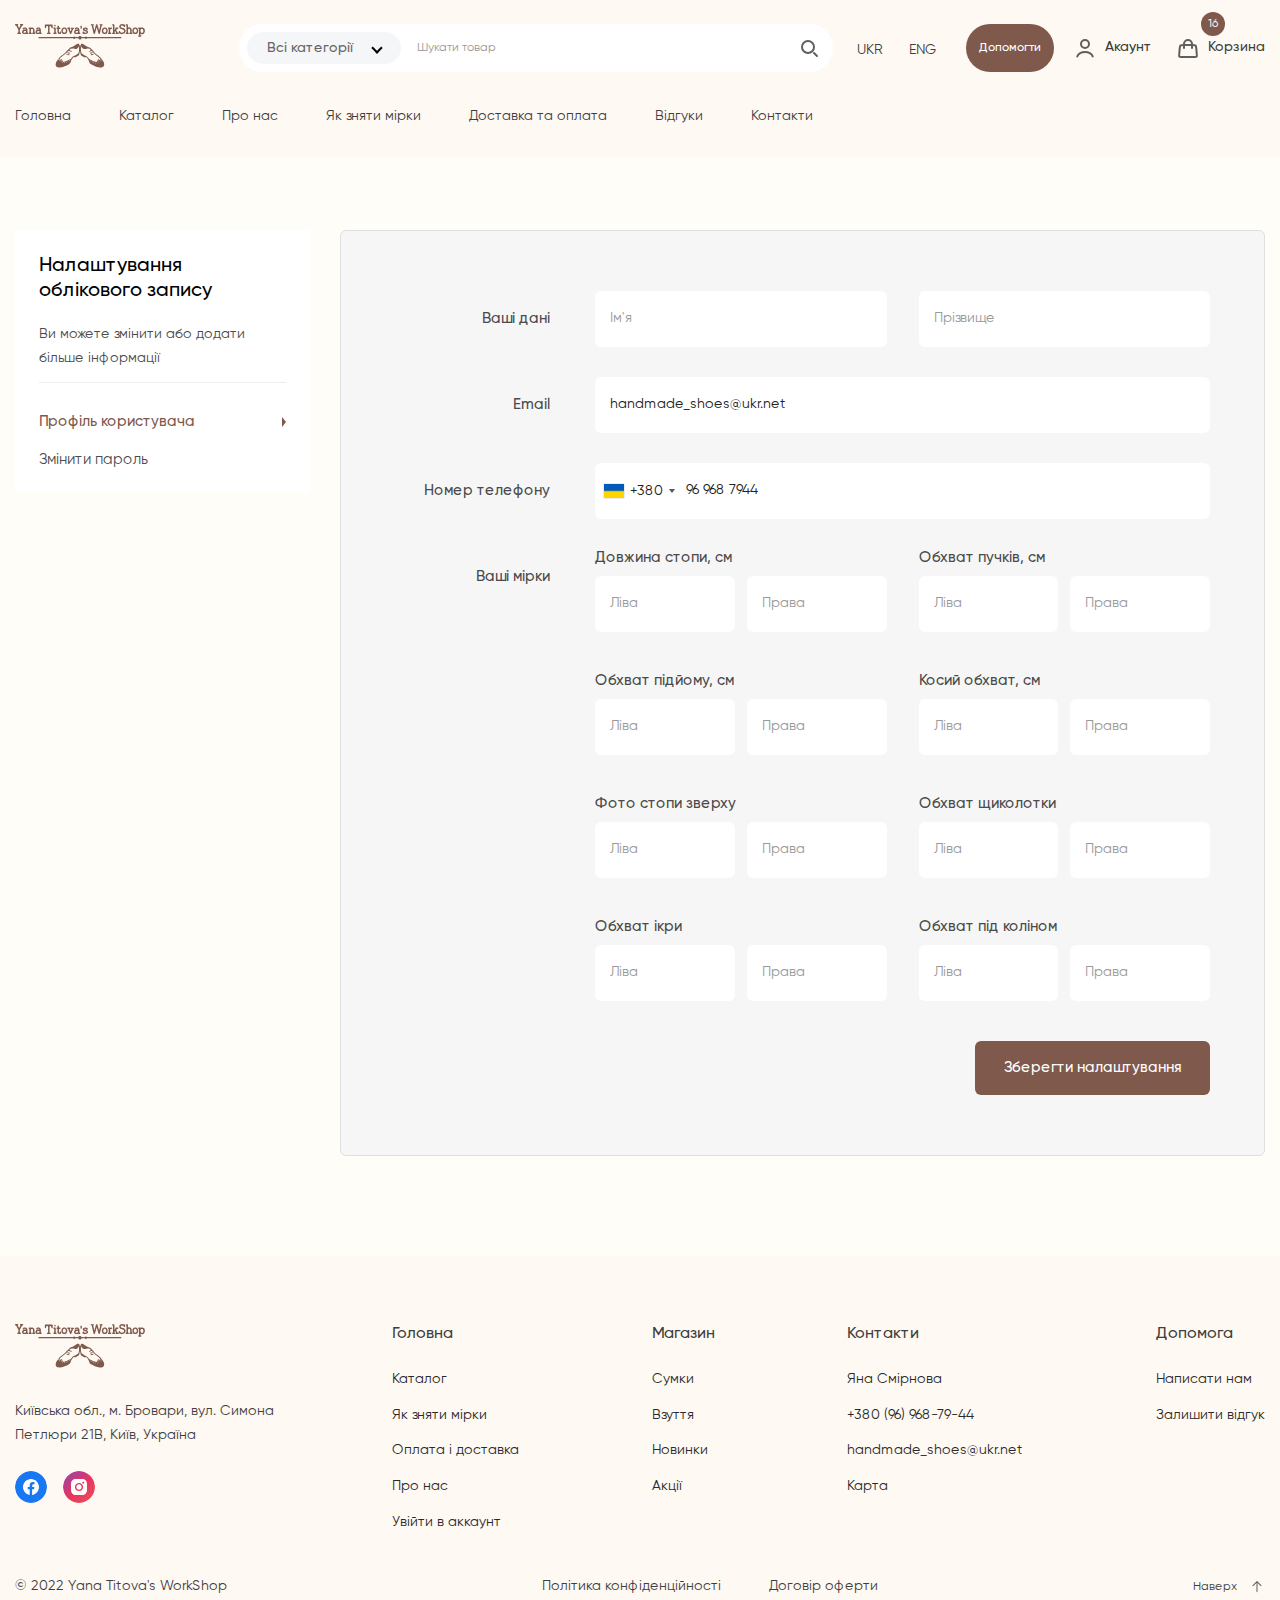
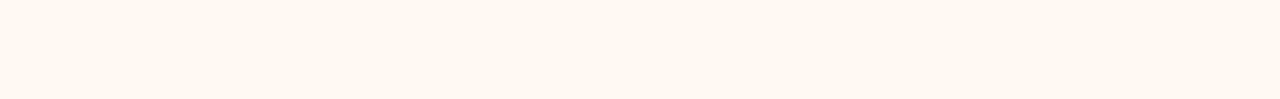
<file: profile.html>
<!DOCTYPE html>
<html lang="ru">
	<head>
		<meta http-equiv="Content-Type" content="text/html; charset=utf-8">
		<!-- Переключение IE в последнию версию, на случай если в настройках пользователя стоит меньшая -->
		<meta http-equiv="X-UA-Compatible" content="IE=edge">

		<!-- Адаптирование страницы для мобильных устройств -->
		<meta name="viewport" content="width=device-width, initial-scale=1, maximum-scale=1">

		<!-- Запрет распознования номера телефона -->
		<meta name="format-detection" content="telephone=no">
		<meta name="SKYPE_TOOLBAR" content ="SKYPE_TOOLBAR_PARSER_COMPATIBLE">

		<!-- Заголовок страницы -->
		<title>Заголовок страницы</title>

		<!-- Данное значение часто используют(использовали) поисковые системы -->
		<meta name="description" content="">
		<meta name="keywords" content="">

		<!-- Традиционная иконка сайта, размер 16x16, прозрачность поддерживается. Рекомендуемый формат: .ico или .png -->
		<link rel="shortcut icon" href="images/favicon.ico">

		<link rel="preconnect" href="https://fonts.googleapis.com">
		<link rel="preconnect" href="https://fonts.gstatic.com" crossorigin>
		<link href="https://fonts.googleapis.com/css2?family=Gentium+Plus:ital,wght@0,400;0,700;1,700&display=swap" rel="stylesheet">

		<!-- Подключение файлов стилей -->
		<link rel="stylesheet" href="css/swiper-bundle.min.css">
		<link rel="stylesheet" href="css/fancybox.css">
		<link rel="stylesheet" href="css/jquery.rating.css">
		<link rel="stylesheet" href="css/intlTelInput.css">

		<link rel="stylesheet" href="css/styles.css">

		<link rel="stylesheet" href="css/response_1199.css" media="(max-width: 1199px)">
		<link rel="stylesheet" href="css/response_1024.css" media="(max-width: 1024px)">
		<link rel="stylesheet" href="css/response_767.css" media="(max-width: 767px)">
		<link rel="stylesheet" href="css/response_479.css" media="(max-width: 479px)">
	</head>

	<body>
		<div class="wrap">
			<div class="main">
				<!-- Шапка -->
				<div class="header_mob">
					<div class="cont flex">
						<div class="logo"><a href="/"><img src="images/logo.svg" alt=""></a></div>

						<div class="search_btn">
							<button type="button" class="mini_modal_link" data-modal-id="#search_mob">
								<svg width="30" height="30" viewBox="0 0 24 24" fill="none" xmlns="http://www.w3.org/2000/svg">
									<circle cx="11" cy="11" r="6" fill="none" stroke="currentColor" stroke-width="2"/>
									<path d="M20 20L17 17" stroke="currentColor" stroke-width="2" stroke-linecap="round"/>
								</svg>
							</button>
						</div>

						<button type="button" class="mob_menu_link">
							<span></span>
							<span></span>
							<span></span>
						</button>
					</div>
				</div>

				<header>
					<div class="top">
						<div class="cont flex">
							<div class="logo"><a href="/"><img src="images/logo.svg" alt=""></a></div>

							<form action="/" class="search">
								<div class="select_wrap">
									<select name="select_category">
										<option value="">Всі категорії</option>
										<option value="">Category 1</option>
										<option value="">Category 2</option>
										<option value="">Category 3</option>
										<option value="">Category 4</option>
										<option value="">Category 5</option>
									</select>
								</div>

								<input type="text" name="" value="" placeholder="Шукати товар" class="input">

								<button type="submit" class="submit_btn">
									<svg width="24" height="24" viewBox="0 0 24 24" fill="none" xmlns="http://www.w3.org/2000/svg">
										<circle cx="11" cy="11" r="6" fill="none" stroke="currentColor" stroke-width="2"/>
										<path d="M20 20L17 17" stroke="currentColor" stroke-width="2" stroke-linecap="round"/>
									</svg>
								</button>
							</form>

							<div class="lang">
								<a href="/">UKR</a>

								<a href="/">ENG</a>
							</div>

							<div class="link_btn"><button type="button" class="scroll_link" data-content="#">Допомогти</button></div>

							<div class="links flex">
								<a href="/" class="link modal_link" data-content="#signup_modal">
									<span class="icon">
										<svg width="24" height="24" viewBox="0 0 24 24" fill="none" xmlns="http://www.w3.org/2000/svg">
											<path d="M19.7274 20.4471C19.2716 19.1713 18.2672 18.0439 16.8701 17.2399C15.4729 16.4358 13.7611 16 12 16C10.2389 16 8.52706 16.4358 7.12991 17.2399C5.73276 18.0439 4.72839 19.1713 4.27259 20.4471" stroke="currentColor" stroke-width="2" stroke-linecap="round"/>
											<circle cx="12" cy="8" r="4" stroke="currentColor" stroke-width="2" stroke-linecap="round"/>
										</svg>
									</span>

									Акаунт
								</a>

								<a href="/" class="link">
									<span class="icon">
										<svg width="24" height="24" viewBox="0 0 24 24" fill="none" xmlns="http://www.w3.org/2000/svg">
											<path d="M8 12L8 8C8 5.79086 9.79086 4 12 4V4C14.2091 4 16 5.79086 16 8L16 12" stroke="currentColor" stroke-width="2" stroke-linecap="round"/>
											<path d="M3.69435 12.6678C3.83942 10.9269 3.91196 10.0565 4.48605 9.52824C5.06013 9 5.9336 9 7.68053 9H16.3195C18.0664 9 18.9399 9 19.514 9.52824C20.088 10.0565 20.1606 10.9269 20.3057 12.6678L20.8195 18.8339C20.904 19.8474 20.9462 20.3542 20.6491 20.6771C20.352 21 19.8435 21 18.8264 21H5.1736C4.15655 21 3.64802 21 3.35092 20.6771C3.05382 20.3542 3.09605 19.8474 3.18051 18.8339L3.69435 12.6678Z" stroke="currentColor" stroke-width="2"/>
										</svg>
									</span>

									Корзина

									<span class="cart_counter">16</span>
								</a>
							</div>
						</div>
					</div>

					<div class="bottom">
						<div class="cont">
							<nav class="menu flex">
								<div class="item"><a href="/">Головна</a></div>
								<div class="item"><a href="/">Каталог</a></div>
								<div class="item"><a href="/">Про нас</a></div>
								<div class="item"><a href="/">Як зняти мірки</a></div>
								<div class="item"><a href="/">Доставка та оплата</a></div>
								<div class="item"><a href="/">Відгуки</a></div>
								<div class="item"><a href="/">Контакти</a></div>
							</nav>
						</div>
					</div>
				</header>

				<div id="search_mob" class="search_mob mini_modal">
					<form action="/" class="search">
						<div class="select_wrap">
							<select name="select_category">
								<option value="">Всі категорії</option>
								<option value="">Category 1</option>
								<option value="">Category 2</option>
								<option value="">Category 3</option>
								<option value="">Category 4</option>
								<option value="">Category 5</option>
							</select>
						</div>

						<input type="text" name="" value="" placeholder="Шукати товар" class="input">

						<button type="submit" class="submit_btn">
							<svg width="24" height="24" viewBox="0 0 24 24" fill="none" xmlns="http://www.w3.org/2000/svg">
								<circle cx="11" cy="11" r="6" fill="none" stroke="currentColor" stroke-width="2"/>
								<path d="M20 20L17 17" stroke="currentColor" stroke-width="2" stroke-linecap="round"/>
							</svg>
						</button>
					</form>
				</div>
				<!-- End Шапка -->


				<!-- Основная часть -->
				<section class="profile">
					<div class="cont flex tabs_container">
						<div class="col_l">
							<div class="box">
								<h1 class="title">Налаштування облікового запису</h1>

								<div class="desc">Ви можете змінити або додати більше інформації</div>

								<div class="tabs flex">
									<button type="button" data-content="#tab1" data-level="level1" class="active">Профіль користувача</button>
									<button type="button" data-content="#tab2" data-level="level1">Змінити пароль</button>
								</div>
							</div>
						</div>

						<div class="col_r">
							<div class="tab_content level1 active" id="tab1">
								<form action="/" class="form">
									<div class="line_label flex">
										<div class="label">Ваші дані</div>

										<div class="fields">
											<div class="line_flex flex">
												<div class="line_form">
													<input type="text" class="input" placeholder="Ім'я">
												</div>

												<div class="line_form">
													<input type="text" class="input" placeholder="Прізвище">
												</div>
											</div>
										</div>
									</div>

									<div class="line_label flex">
										<div class="label">Email</div>

										<div class="fields">
											<div class="line_form">
												<input type="email" class="input" value="handmade_shoes@ukr.net">
											</div>
										</div>
									</div>

									<div class="line_label flex">
										<div class="label">Номер телефону</div>

										<div class="fields">
											<div class="line_form">
												<input type="tel" name="phoneCurrent" class="input" value="+380 (96) 968-79-44">
											</div>
										</div>
									</div>

									<div class="line_label flex">
										<div class="label">Ваші мірки</div>

										<div class="fields">
											<div class="line_flex flex">
												<div class="line_form">
													<div class="label">Довжина стопи, см</div>

													<div class="line_flex flex">
														<div class="line_form">
															<input type="text" class="input" placeholder="Ліва">
														</div>

														<div class="line_form">
															<input type="text" class="input" placeholder="Права">
														</div>
													</div>
												</div>

												<div class="line_form">
													<div class="label">Обхват пучків, см</div>

													<div class="line_flex flex">
														<div class="line_form">
															<input type="text" class="input" placeholder="Ліва">
														</div>

														<div class="line_form">
															<input type="text" class="input" placeholder="Права">
														</div>
													</div>
												</div>

												<div class="line_form">
													<div class="label">Обхват підйому, см</div>

													<div class="line_flex flex">
														<div class="line_form">
															<input type="text" class="input" placeholder="Ліва">
														</div>

														<div class="line_form">
															<input type="text" class="input" placeholder="Права">
														</div>
													</div>
												</div>

												<div class="line_form">
													<div class="label">Косий обхват, см</div>

													<div class="line_flex flex">
														<div class="line_form">
															<input type="text" class="input" placeholder="Ліва">
														</div>

														<div class="line_form">
															<input type="text" class="input" placeholder="Права">
														</div>
													</div>
												</div>

												<div class="line_form">
													<div class="label">Фото стопи зверху</div>

													<div class="line_flex flex">
														<div class="line_form">
															<input type="text" class="input" placeholder="Ліва">
														</div>

														<div class="line_form">
															<input type="text" class="input" placeholder="Права">
														</div>
													</div>
												</div>

												<div class="line_form">
													<div class="label">Обхват щиколотки</div>

													<div class="line_flex flex">
														<div class="line_form">
															<input type="text" class="input" placeholder="Ліва">
														</div>

														<div class="line_form">
															<input type="text" class="input" placeholder="Права">
														</div>
													</div>
												</div>

												<div class="line_form">
													<div class="label">Обхват ікри</div>

													<div class="line_flex flex">
														<div class="line_form">
															<input type="text" class="input" placeholder="Ліва">
														</div>

														<div class="line_form">
															<input type="text" class="input" placeholder="Права">
														</div>
													</div>
												</div>

												<div class="line_form">
													<div class="label">Обхват під коліном</div>

													<div class="line_flex flex">
														<div class="line_form">
															<input type="text" class="input" placeholder="Ліва">
														</div>

														<div class="line_form">
															<input type="text" class="input" placeholder="Права">
														</div>
													</div>
												</div>
											</div>
										</div>
									</div>

									<div class="submit">
										<button type="submit" class="submit_btn">Зберегти налаштування</button>
									</div>
								</form>
							</div>

							<div class="tab_content level1" id="tab2">
								<form action="/" class="form">
									<div class="line_label flex">
										<div class="label">Старий пароль</div>

										<div class="fields">
											<div class="line_form">
												<div class="field field_password">
													<input type="password" name="password" class="input">

													<div class="show_password">
														<button type="button">
															<svg width="20" height="14" viewBox="0 0 20 14" fill="none" xmlns="http://www.w3.org/2000/svg">
																<path fill-rule="evenodd" clip-rule="evenodd" d="M0.947625 5.53439C0.613728 5.99052 0.380584 6.35011 0.254227 6.56588L0 7L0.254227 7.43412C0.380584 7.64989 0.613728 8.00948 0.947625 8.46561C1.50014 9.2204 2.14064 9.9747 2.8647 10.6812C4.97881 12.7441 7.36906 14 10 14C12.6309 14 15.0212 12.7441 17.1353 10.6812C17.8594 9.9747 18.4999 9.2204 19.0524 8.46561C19.3863 8.00948 19.6194 7.64989 19.7458 7.43412L20 7L19.7458 6.56588C19.6194 6.35011 19.3863 5.99052 19.0524 5.53439C18.4999 4.7796 17.8594 4.0253 17.1353 3.31878C15.0212 1.25588 12.6309 0 10 0C7.36906 0 4.97881 1.25588 2.8647 3.31878C2.14064 4.0253 1.50014 4.7796 0.947625 5.53439ZM2.40701 7.44845C2.2914 7.29051 2.18591 7.14044 2.09087 7C2.18591 6.85956 2.2914 6.70949 2.40701 6.55155C2.90533 5.87079 3.48381 5.18954 4.13286 4.55622C5.9419 2.79099 7.92316 1.75 10 1.75C12.0768 1.75 14.0581 2.79099 15.8671 4.55622C16.5162 5.18954 17.0947 5.87079 17.593 6.55155C17.7086 6.70949 17.8141 6.85956 17.9091 7C17.8141 7.14044 17.7086 7.29051 17.593 7.44845C17.0947 8.12921 16.5162 8.81046 15.8671 9.44378C14.0581 11.209 12.0768 12.25 10 12.25C7.92316 12.25 5.9419 11.209 4.13286 9.44378C3.48381 8.81046 2.90533 8.12921 2.40701 7.44845ZM10 10.5C8.01902 10.5 6.41312 8.933 6.41312 7C6.41312 5.067 8.01902 3.5 10 3.5C11.981 3.5 13.5869 5.067 13.5869 7C13.5869 8.933 11.981 10.5 10 10.5ZM11.7934 7C11.7934 7.9665 10.9905 8.75 10 8.75C9.00951 8.75 8.20656 7.9665 8.20656 7C8.20656 6.0335 9.00951 5.25 10 5.25C10.9905 5.25 11.7934 6.0335 11.7934 7Z" fill="currentColor"/>
															</svg>
														</button>
													</div>
												</div>
											</div>
										</div>
									</div>

									<div class="line_label flex">
										<div class="label">Новий пароль</div>

										<div class="fields">
											<div class="line_form">
												<div class="field field_password">
													<input type="password" name="password" class="input">

													<div class="show_password">
														<button type="button">
															<svg width="20" height="14" viewBox="0 0 20 14" fill="none" xmlns="http://www.w3.org/2000/svg">
																<path fill-rule="evenodd" clip-rule="evenodd" d="M0.947625 5.53439C0.613728 5.99052 0.380584 6.35011 0.254227 6.56588L0 7L0.254227 7.43412C0.380584 7.64989 0.613728 8.00948 0.947625 8.46561C1.50014 9.2204 2.14064 9.9747 2.8647 10.6812C4.97881 12.7441 7.36906 14 10 14C12.6309 14 15.0212 12.7441 17.1353 10.6812C17.8594 9.9747 18.4999 9.2204 19.0524 8.46561C19.3863 8.00948 19.6194 7.64989 19.7458 7.43412L20 7L19.7458 6.56588C19.6194 6.35011 19.3863 5.99052 19.0524 5.53439C18.4999 4.7796 17.8594 4.0253 17.1353 3.31878C15.0212 1.25588 12.6309 0 10 0C7.36906 0 4.97881 1.25588 2.8647 3.31878C2.14064 4.0253 1.50014 4.7796 0.947625 5.53439ZM2.40701 7.44845C2.2914 7.29051 2.18591 7.14044 2.09087 7C2.18591 6.85956 2.2914 6.70949 2.40701 6.55155C2.90533 5.87079 3.48381 5.18954 4.13286 4.55622C5.9419 2.79099 7.92316 1.75 10 1.75C12.0768 1.75 14.0581 2.79099 15.8671 4.55622C16.5162 5.18954 17.0947 5.87079 17.593 6.55155C17.7086 6.70949 17.8141 6.85956 17.9091 7C17.8141 7.14044 17.7086 7.29051 17.593 7.44845C17.0947 8.12921 16.5162 8.81046 15.8671 9.44378C14.0581 11.209 12.0768 12.25 10 12.25C7.92316 12.25 5.9419 11.209 4.13286 9.44378C3.48381 8.81046 2.90533 8.12921 2.40701 7.44845ZM10 10.5C8.01902 10.5 6.41312 8.933 6.41312 7C6.41312 5.067 8.01902 3.5 10 3.5C11.981 3.5 13.5869 5.067 13.5869 7C13.5869 8.933 11.981 10.5 10 10.5ZM11.7934 7C11.7934 7.9665 10.9905 8.75 10 8.75C9.00951 8.75 8.20656 7.9665 8.20656 7C8.20656 6.0335 9.00951 5.25 10 5.25C10.9905 5.25 11.7934 6.0335 11.7934 7Z" fill="currentColor"/>
															</svg>
														</button>
													</div>
												</div>
											</div>
										</div>
									</div>

									<div class="submit">
										<button type="submit" class="submit_btn">Зберегти налаштування</button>
									</div>
								</form>
							</div>
						</div>
					</div>
				</section>
				<!-- End Основная часть -->
			</div>


			<!-- Подвал -->
			<footer>
				<div class="top">
					<div class="cont flex">
						<div class="col_l">
							<div class="logo"><a href="/"><img src="images/logo.svg" alt=""></a></div>

							<div class="adress">Київська обл., м. Бровари, вул. Симона Петлюри 21В, Київ, Україна</div>

							<div class="socials flex">
								<a href="/" class="soc" target="_blank" rel="noopener">
									<svg width="32" height="32" viewBox="0 0 32 32" fill="none" xmlns="http://www.w3.org/2000/svg">
										<path d="M0 16C0 24.8366 7.16344 32 16 32C24.8366 32 32 24.8366 32 16C32 7.16344 24.8366 0 16 0C7.16344 0 0 7.16344 0 16Z" fill="#1877F2"/>
										<path d="M24 16C24 11.6 20.4 8 16 8C11.6 8 8 11.6 8 16C8 20 10.9 23.3 14.7 23.9V18.3H12.7V16H14.7V14.2C14.7 12.2 15.9 11.1 17.7 11.1C18.6 11.1 19.5 11.3 19.5 11.3V13.3H18.5C17.5 13.3 17.2 13.9 17.2 14.5V16H19.4L19 18.3H17.1V24C21.1 23.4 24 20 24 16Z" fill="white"/>
									</svg>
								</a>

								<a href="/" class="soc" target="_blank" rel="noopener">
									<svg width="32" height="32" viewBox="0 0 32 32" fill="none" xmlns="http://www.w3.org/2000/svg">
										<path d="M0 16C0 24.8366 7.16344 32 16 32C24.8366 32 32 24.8366 32 16C32 7.16344 24.8366 0 16 0C7.16344 0 0 7.16344 0 16Z" fill="url(#paint0_linear_113_10179)"/>
										<path d="M15.9978 13.3321C14.5289 13.3321 13.3301 14.5309 13.3301 15.9999C13.3301 17.4688 14.5289 18.6676 15.9978 18.6676C17.4668 18.6676 18.6656 17.4688 18.6656 15.9999C18.6656 14.5309 17.4668 13.3321 15.9978 13.3321ZM23.9991 15.9999C23.9991 14.8951 24.0091 13.8004 23.9471 12.6977C23.885 11.4168 23.5928 10.2801 22.6562 9.34348C21.7176 8.40486 20.5829 8.11467 19.302 8.05263C18.1973 7.99059 17.1026 8.0006 15.9999 8.0006C14.8951 8.0006 13.8004 7.99059 12.6977 8.05263C11.4168 8.11467 10.2801 8.40686 9.34348 9.34348C8.40486 10.2821 8.11467 11.4168 8.05263 12.6977C7.99059 13.8024 8.0006 14.8971 8.0006 15.9999C8.0006 17.1026 7.99059 18.1993 8.05263 19.302C8.11467 20.5829 8.40686 21.7196 9.34348 22.6562C10.2821 23.5948 11.4168 23.885 12.6977 23.9471C13.8024 24.0091 14.8971 23.9991 15.9999 23.9991C17.1046 23.9991 18.1993 24.0091 19.302 23.9471C20.5829 23.885 21.7196 23.5928 22.6562 22.6562C23.5948 21.7176 23.885 20.5829 23.9471 19.302C24.0111 18.1993 23.9991 17.1046 23.9991 15.9999ZM15.9978 20.1045C13.7264 20.1045 11.8932 18.2713 11.8932 15.9999C11.8932 13.7284 13.7264 11.8952 15.9978 11.8952C18.2693 11.8952 20.1025 13.7284 20.1025 15.9999C20.1025 18.2713 18.2693 20.1045 15.9978 20.1045ZM20.2707 12.6857C19.7403 12.6857 19.312 12.2574 19.312 11.727C19.312 11.1967 19.7403 10.7684 20.2707 10.7684C20.801 10.7684 21.2293 11.1967 21.2293 11.727C21.2294 11.853 21.2048 11.9777 21.1566 12.0941C21.1085 12.2105 21.0379 12.3162 20.9489 12.4052C20.8598 12.4943 20.7541 12.5649 20.6377 12.613C20.5213 12.6611 20.3966 12.6858 20.2707 12.6857Z" fill="white"/>
										<defs>
											<linearGradient id="paint0_linear_113_10179" x1="3.5" y1="4" x2="27" y2="32" gradientUnits="userSpaceOnUse">
												<stop stop-color="#A440A1"/>
												<stop offset="0.5" stop-color="#E8355C"/>
												<stop offset="1" stop-color="#EA4E5B"/>
											</linearGradient>
										</defs>
									</svg>
								</a>
							</div>
						</div>

						<div class="col_r">
							<div class="columns flex">
								<div class="column">
									<div class="title">Головна</div>

									<ul>
										<li><a href="/">Каталог</a></li>
										<li><a href="/">Як зняти мірки</a></li>
										<li><a href="/">Оплата і доставка</a></li>
										<li><a href="/">Про нас</a></li>
										<li><a href="/">Увійти в аккаунт</a></li>
									</ul>
								</div>

								<div class="column">
									<div class="title">Магазин</div>

									<ul>
										<li><a href="/">Сумки</a></li>
										<li><a href="/">Взуття</a></li>
										<li><a href="/">Новинки</a></li>
										<li><a href="/">Акції</a></li>
									</ul>
								</div>

								<div class="column">
									<div class="title">Контакти</div>

									<ul>
										<li><a href="/">Яна Смірнова</a></li>
										<li><a href="tel:+380969687944">+380 (96) 968-79-44</a></li>
										<li><a href="mailto:handmade_shoes@ukr.net">handmade_shoes@ukr.net</a></li>
										<li><a href="/">Карта</a></li>
									</ul>
								</div>

								<div class="column">
									<div class="title">Допомога</div>

									<ul>
										<li><a href="/" class="modal_link" data-content="#callback_modal">Написати нам</a></li>
										<li><a href="/" class="modal_link" data-content="#review_modal">Залишити відгук</a></li>
									</ul>
								</div>
							</div>
						</div>
					</div>
				</div>

				<div class="bottom">
					<div class="cont">
						<div class="grid flex">
							<div class="copy">&copy; 2022 Yana Titova's WorkShop</div>

							<div class="links flex">
								<a href="/">Політика конфіденційності</a>
								<a href="/">Договір оферти</a>
							</div>

							<div class="up_btn">
								<button type="button">
									Наверх

									<svg class="icon" width="16" height="16" viewBox="0 0 16 16" fill="none" xmlns="http://www.w3.org/2000/svg">
										<path d="M4.35355 7.02018C4.15829 7.21544 3.84171 7.21544 3.64645 7.02018C3.45118 6.82492 3.45118 6.50834 3.64645 6.31307L4.35355 7.02018ZM8 2.66663L7.64645 2.31307L8 1.95952L8.35355 2.31307L8 2.66663ZM12.3536 6.31307C12.5488 6.50833 12.5488 6.82492 12.3536 7.02018C12.1583 7.21544 11.8417 7.21544 11.6464 7.02018L12.3536 6.31307ZM8.5 12.6666C8.5 12.9428 8.27614 13.1666 8 13.1666C7.72386 13.1666 7.5 12.9428 7.5 12.6666L8.5 12.6666ZM3.64645 6.31307L7.64645 2.31307L8.35355 3.02018L4.35355 7.02018L3.64645 6.31307ZM8.35355 2.31307L12.3536 6.31307L11.6464 7.02018L7.64645 3.02018L8.35355 2.31307ZM8.5 2.66663L8.5 12.6666L7.5 12.6666L7.5 2.66663L8.5 2.66663Z" fill="currentColor"/>
									</svg>
								</button>
							</div>
						</div>
					</div>
				</div>
			</footer>
			<!-- End Подвал -->
		</div>

		<div class="supports_error">
			Ваш браузер устарел рекомендуем обновить его до последней версии<br /> или использовать другой более современный.
		</div>

		<div class="overlay"></div>


		<section class="modal" id="signup_modal">
			<div class="modal_title">Зареєструватись та отримати 10% знижки</div>

			<div class="modal_subtitle">Ви вже маєте обліковий запис? <a href="/" class="modal_link" data-content="#login_modal">Увійти</a></div>

			<form action="/" class="modal_data form">
				<div class="line_form">
					<div class="label">Ваш Email</div>

					<input type="email" name="email" class="input">
				</div>

				<div class="line_form">
					<div class="label">Ваш пароль</div>

					<div class="field field_password">
						<input type="password" name="password" class="input" placeholder="6-20 символів">

						<div class="show_password">
							<button type="button">
								<svg width="20" height="14" viewBox="0 0 20 14" fill="none" xmlns="http://www.w3.org/2000/svg">
									<path fill-rule="evenodd" clip-rule="evenodd" d="M0.947625 5.53439C0.613728 5.99052 0.380584 6.35011 0.254227 6.56588L0 7L0.254227 7.43412C0.380584 7.64989 0.613728 8.00948 0.947625 8.46561C1.50014 9.2204 2.14064 9.9747 2.8647 10.6812C4.97881 12.7441 7.36906 14 10 14C12.6309 14 15.0212 12.7441 17.1353 10.6812C17.8594 9.9747 18.4999 9.2204 19.0524 8.46561C19.3863 8.00948 19.6194 7.64989 19.7458 7.43412L20 7L19.7458 6.56588C19.6194 6.35011 19.3863 5.99052 19.0524 5.53439C18.4999 4.7796 17.8594 4.0253 17.1353 3.31878C15.0212 1.25588 12.6309 0 10 0C7.36906 0 4.97881 1.25588 2.8647 3.31878C2.14064 4.0253 1.50014 4.7796 0.947625 5.53439ZM2.40701 7.44845C2.2914 7.29051 2.18591 7.14044 2.09087 7C2.18591 6.85956 2.2914 6.70949 2.40701 6.55155C2.90533 5.87079 3.48381 5.18954 4.13286 4.55622C5.9419 2.79099 7.92316 1.75 10 1.75C12.0768 1.75 14.0581 2.79099 15.8671 4.55622C16.5162 5.18954 17.0947 5.87079 17.593 6.55155C17.7086 6.70949 17.8141 6.85956 17.9091 7C17.8141 7.14044 17.7086 7.29051 17.593 7.44845C17.0947 8.12921 16.5162 8.81046 15.8671 9.44378C14.0581 11.209 12.0768 12.25 10 12.25C7.92316 12.25 5.9419 11.209 4.13286 9.44378C3.48381 8.81046 2.90533 8.12921 2.40701 7.44845ZM10 10.5C8.01902 10.5 6.41312 8.933 6.41312 7C6.41312 5.067 8.01902 3.5 10 3.5C11.981 3.5 13.5869 5.067 13.5869 7C13.5869 8.933 11.981 10.5 10 10.5ZM11.7934 7C11.7934 7.9665 10.9905 8.75 10 8.75C9.00951 8.75 8.20656 7.9665 8.20656 7C8.20656 6.0335 9.00951 5.25 10 5.25C10.9905 5.25 11.7934 6.0335 11.7934 7Z" fill="currentColor"/>
								</svg>
							</button>
						</div>
					</div>
				</div>

				<div class="submit">
					<button type="submit" class="submit_btn">Зареєструватися</button>
				</div>

				<div class="desc">В деякий час ми надсилаємо коди купонів</div>
			</form>
		</section>


		<section class="modal" id="login_modal">
			<div class="modal_title">Увійти в обліковий запис</div>

			<div class="modal_subtitle">Немає облікового запису? <a href="/" class="modal_link" data-content="#signup_modal">Зареєструватися</a></div>

			<form action="/" class="modal_data form">
				<div class="line_form">
					<div class="label">Ваш Email</div>

					<input type="email" name="email" class="input">
				</div>

				<div class="line_form">
					<div class="label">Ваш пароль</div>

					<div class="field field_password">
						<input type="password" name="password" class="input" placeholder="6-20 символів">

						<div class="show_password">
							<button type="button">
								<svg width="20" height="14" viewBox="0 0 20 14" fill="none" xmlns="http://www.w3.org/2000/svg">
									<path fill-rule="evenodd" clip-rule="evenodd" d="M0.947625 5.53439C0.613728 5.99052 0.380584 6.35011 0.254227 6.56588L0 7L0.254227 7.43412C0.380584 7.64989 0.613728 8.00948 0.947625 8.46561C1.50014 9.2204 2.14064 9.9747 2.8647 10.6812C4.97881 12.7441 7.36906 14 10 14C12.6309 14 15.0212 12.7441 17.1353 10.6812C17.8594 9.9747 18.4999 9.2204 19.0524 8.46561C19.3863 8.00948 19.6194 7.64989 19.7458 7.43412L20 7L19.7458 6.56588C19.6194 6.35011 19.3863 5.99052 19.0524 5.53439C18.4999 4.7796 17.8594 4.0253 17.1353 3.31878C15.0212 1.25588 12.6309 0 10 0C7.36906 0 4.97881 1.25588 2.8647 3.31878C2.14064 4.0253 1.50014 4.7796 0.947625 5.53439ZM2.40701 7.44845C2.2914 7.29051 2.18591 7.14044 2.09087 7C2.18591 6.85956 2.2914 6.70949 2.40701 6.55155C2.90533 5.87079 3.48381 5.18954 4.13286 4.55622C5.9419 2.79099 7.92316 1.75 10 1.75C12.0768 1.75 14.0581 2.79099 15.8671 4.55622C16.5162 5.18954 17.0947 5.87079 17.593 6.55155C17.7086 6.70949 17.8141 6.85956 17.9091 7C17.8141 7.14044 17.7086 7.29051 17.593 7.44845C17.0947 8.12921 16.5162 8.81046 15.8671 9.44378C14.0581 11.209 12.0768 12.25 10 12.25C7.92316 12.25 5.9419 11.209 4.13286 9.44378C3.48381 8.81046 2.90533 8.12921 2.40701 7.44845ZM10 10.5C8.01902 10.5 6.41312 8.933 6.41312 7C6.41312 5.067 8.01902 3.5 10 3.5C11.981 3.5 13.5869 5.067 13.5869 7C13.5869 8.933 11.981 10.5 10 10.5ZM11.7934 7C11.7934 7.9665 10.9905 8.75 10 8.75C9.00951 8.75 8.20656 7.9665 8.20656 7C8.20656 6.0335 9.00951 5.25 10 5.25C10.9905 5.25 11.7934 6.0335 11.7934 7Z" fill="currentColor"/>
								</svg>
							</button>
						</div>
					</div>
				</div>

				<div class="line_flex flex">
					<div class="line_form">
						<div class="checkbox">
							<label class="label_check">
								<input type="checkbox" name="save_password">

								<span class="check_text">Зберегти пароль</span>
							</label>
						</div>
					</div>

					<div class="line_form">
						<div class="forgot_password"><a href="/">Забули пароль?</a></div>
					</div>
				</div>

				<div class="submit">
					<button type="submit" class="submit_btn">Увійти</button>
				</div>
			</form>
		</section>


		<section class="modal" id="review_modal">
			<div class="modal_title">Напишіть свій відгук</div>

			<form action="/" class="modal_data form">
				<div class="line_form">
					<div class="rating">
						<div class="star">
							<input name="review_rate" type="radio" class="wow" value="1">
							<input name="review_rate" type="radio" class="wow" value="2">
							<input name="review_rate" type="radio" class="wow" value="3">
							<input name="review_rate" type="radio" class="wow" value="4">
							<input name="review_rate" type="radio" class="wow" value="5">

							<div class="clear"></div>
						</div>
					</div>
				</div>

				<div class="line_form">
					<div class="label">Ваше ім'я</div>

					<input type="text" name="name" class="input">
				</div>

				<div class="line_form">
					<div class="label">Ваш відгук</div>

					<div class="field field_add_photo">
						<textarea name="review_text"></textarea>

						<label for="file_review" class="add_file_btn">
							<span class="icon">
								<svg width="16" height="16" viewBox="0 0 16 16" fill="none" xmlns="http://www.w3.org/2000/svg">
									<path fill-rule="evenodd" clip-rule="evenodd" d="M8.66667 14H1.33333V1.33333H14V8.66667C14 9.03486 14.2985 9.33333 14.6667 9.33333C15.0349 9.33333 15.3333 9.03486 15.3333 8.66667V0.666667C15.3333 0.298477 15.0349 0 14.6667 0H0.666667C0.298477 0 0 0.298477 0 0.666667V14.6667C0 15.0349 0.298477 15.3333 0.666667 15.3333H8.66667C9.03486 15.3333 9.33333 15.0349 9.33333 14.6667C9.33333 14.2985 9.03486 14 8.66667 14ZM11.8047 6.86193C11.5444 6.60158 11.1223 6.60158 10.8619 6.86193L7.93744 9.78641L5.73333 8.13333C5.46792 7.93427 5.09652 7.96067 4.86193 8.19526L2.86193 10.1953C2.60158 10.4556 2.60158 10.8777 2.86193 11.1381C3.12228 11.3984 3.54439 11.3984 3.80474 11.1381L5.39589 9.54692L7.6 11.2C7.86541 11.3991 8.23681 11.3727 8.4714 11.1381L11.8047 7.80474C12.0651 7.54439 12.0651 7.12228 11.8047 6.86193ZM6 6.66667C4.89543 6.66667 4 5.77124 4 4.66667C4 3.5621 4.89543 2.66667 6 2.66667C7.10457 2.66667 8 3.5621 8 4.66667C8 5.77124 7.10457 6.66667 6 6.66667ZM6.66667 4.66667C6.66667 5.03486 6.36819 5.33333 6 5.33333C5.63181 5.33333 5.33333 5.03486 5.33333 4.66667C5.33333 4.29848 5.63181 4 6 4C6.36819 4 6.66667 4.29848 6.66667 4.66667ZM12.6667 11.3333C12.6667 10.9651 12.9651 10.6667 13.3333 10.6667C13.7015 10.6667 14 10.9651 14 11.3333V12.6667H12.6667V11.3333ZM12.6667 14H11.3333C10.9651 14 10.6667 13.7015 10.6667 13.3333C10.6667 12.9651 10.9651 12.6667 11.3333 12.6667H12.6667V14ZM12.6667 14H14V15.3333C14 15.7015 13.7015 16 13.3333 16C12.9651 16 12.6667 15.7015 12.6667 15.3333V14ZM14 14V12.6667H15.3333C15.7015 12.6667 16 12.9651 16 13.3333C16 13.7015 15.7015 14 15.3333 14H14Z" fill="currentColor"/>
								</svg>
							</span>
						</label>
					</div>

					<div class="file">
						<input type="file" name="" id="file_review">

						<div class="images flex">
							<div class="img"><img src="images/tmp/review_img.jpg" alt=""></div>
							<div class="img"><img src="images/tmp/review_img2.jpg" alt=""></div>
							<div class="img"><img src="images/tmp/review_img3.jpg" alt=""></div>
						</div>
					</div>
				</div>

				<div class="submit">
					<button type="submit" class="submit_btn">Надіслати відгук</button>
				</div>
			</form>
		</section>


		<section class="modal modal_callback" id="callback_modal">
			<div class="modal_title center">Зв'язатись з нами</div>

			<form action="/" class="modal_data form">
				<div class="line_flex flex">
					<div class="line_form">
						<div class="label">Ваше ім'я</div>

						<input type="text" name="email" class="input" placeholder="Олег Лазорик">
					</div>

					<div class="line_form">
						<div class="label">Ваш Email</div>

						<input type="email" name="email" class="input">
					</div>
				</div>

				<div class="line_form">
					<div class="label">Тема</div>

					<input type="text" name="subject" class="input">
				</div>

				<div class="line_form">
					<div class="label">Ваше повідомлення</div>

					<textarea></textarea>
				</div>

				<div class="submit">
					<button type="submit" class="submit_btn">Відправити</button>
				</div>
			</form>
		</section>


		<!-- Подключение javascript файлов -->
		<script src="js/jquery-3.5.0.min.js"></script>
		<script src="js/jquery-migrate-1.4.1.min.js"></script>

		<script src="js/lozad.min.js"></script>

		<script src="js/swiper-bundle.min.js"></script>
		<script src="js/fancybox.min.js"></script>
		<script src="js/jquery.rating.pack.js"></script>

		<script src="js/inputmask.min.js"></script>
		<script src="js/nice-select.js"></script>
		<script src="js/intlTelInput-jquery.min.js"></script>

		<script src="js/functions.js"></script>
		<script src="js/scripts.js"></script>
	</body>
</html>
</file>
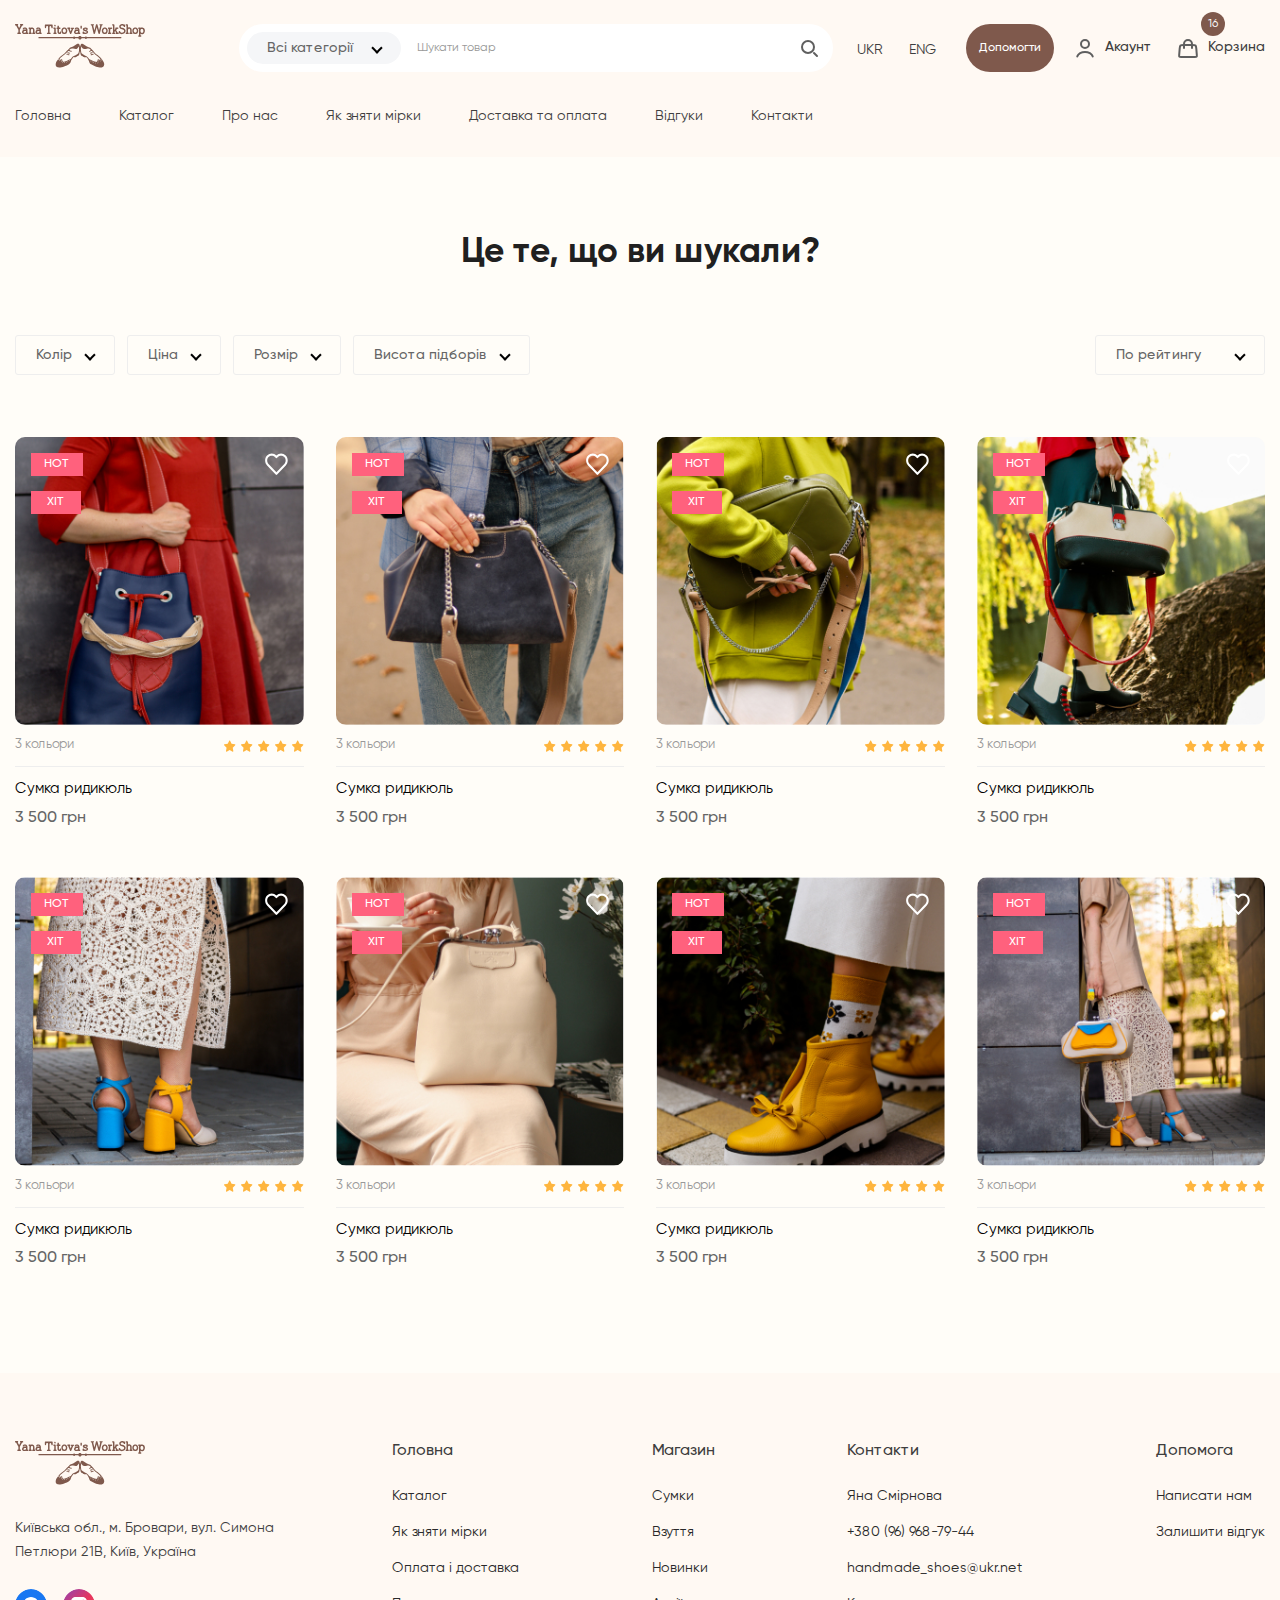
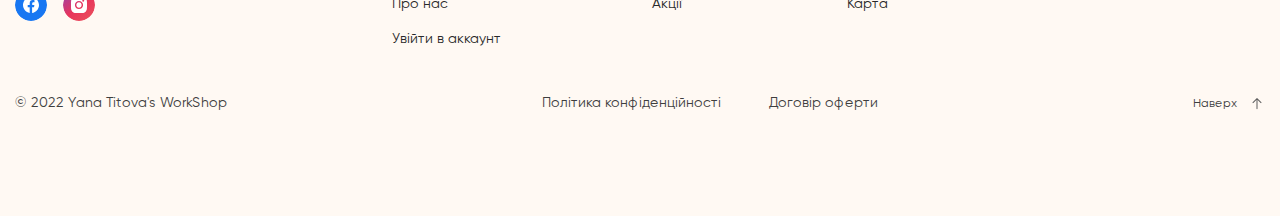
<file: search_result.html>
<!DOCTYPE html>
<html lang="ru">
	<head>
		<meta http-equiv="Content-Type" content="text/html; charset=utf-8">
		<!-- Переключение IE в последнию версию, на случай если в настройках пользователя стоит меньшая -->
		<meta http-equiv="X-UA-Compatible" content="IE=edge">

		<!-- Адаптирование страницы для мобильных устройств -->
		<meta name="viewport" content="width=device-width, initial-scale=1, maximum-scale=1">

		<!-- Запрет распознования номера телефона -->
		<meta name="format-detection" content="telephone=no">
		<meta name="SKYPE_TOOLBAR" content ="SKYPE_TOOLBAR_PARSER_COMPATIBLE">

		<!-- Заголовок страницы -->
		<title>Заголовок страницы</title>

		<!-- Данное значение часто используют(использовали) поисковые системы -->
		<meta name="description" content="">
		<meta name="keywords" content="">

		<!-- Традиционная иконка сайта, размер 16x16, прозрачность поддерживается. Рекомендуемый формат: .ico или .png -->
		<link rel="shortcut icon" href="images/favicon.ico">

		<link rel="preconnect" href="https://fonts.googleapis.com">
		<link rel="preconnect" href="https://fonts.gstatic.com" crossorigin>
		<link href="https://fonts.googleapis.com/css2?family=Gentium+Plus:ital,wght@0,400;0,700;1,700&display=swap" rel="stylesheet">

		<!-- Подключение файлов стилей -->
		<link rel="stylesheet" href="css/swiper-bundle.min.css">
		<link rel="stylesheet" href="css/fancybox.css">
		<link rel="stylesheet" href="css/jquery.rating.css">
		<link rel="stylesheet" href="css/intlTelInput.css">

		<link rel="stylesheet" href="css/styles.css">

		<link rel="stylesheet" href="css/response_1199.css" media="(max-width: 1199px)">
		<link rel="stylesheet" href="css/response_1024.css" media="(max-width: 1024px)">
		<link rel="stylesheet" href="css/response_767.css" media="(max-width: 767px)">
		<link rel="stylesheet" href="css/response_479.css" media="(max-width: 479px)">
	</head>

	<body>
		<div class="wrap">
			<div class="main">
				<!-- Шапка -->
				<div class="header_mob">
					<div class="cont flex">
						<div class="logo"><a href="/"><img src="images/logo.svg" alt=""></a></div>

						<div class="search_btn">
							<button type="button" class="mini_modal_link" data-modal-id="#search_mob">
								<svg width="30" height="30" viewBox="0 0 24 24" fill="none" xmlns="http://www.w3.org/2000/svg">
									<circle cx="11" cy="11" r="6" fill="none" stroke="currentColor" stroke-width="2"/>
									<path d="M20 20L17 17" stroke="currentColor" stroke-width="2" stroke-linecap="round"/>
								</svg>
							</button>
						</div>

						<button type="button" class="mob_menu_link">
							<span></span>
							<span></span>
							<span></span>
						</button>
					</div>
				</div>

				<header>
					<div class="top">
						<div class="cont flex">
							<div class="logo"><a href="/"><img src="images/logo.svg" alt=""></a></div>

							<form action="/" class="search">
								<div class="select_wrap">
									<select name="select_category">
										<option value="">Всі категорії</option>
										<option value="">Category 1</option>
										<option value="">Category 2</option>
										<option value="">Category 3</option>
										<option value="">Category 4</option>
										<option value="">Category 5</option>
									</select>
								</div>

								<input type="text" name="" value="" placeholder="Шукати товар" class="input">

								<button type="submit" class="submit_btn">
									<svg width="24" height="24" viewBox="0 0 24 24" fill="none" xmlns="http://www.w3.org/2000/svg">
										<circle cx="11" cy="11" r="6" fill="none" stroke="currentColor" stroke-width="2"/>
										<path d="M20 20L17 17" stroke="currentColor" stroke-width="2" stroke-linecap="round"/>
									</svg>
								</button>
							</form>

							<div class="lang">
								<a href="/">UKR</a>

								<a href="/">ENG</a>
							</div>

							<div class="link_btn"><button type="button" class="scroll_link" data-content="#">Допомогти</button></div>

							<div class="links flex">
								<a href="/" class="link modal_link" data-content="#signup_modal">
									<span class="icon">
										<svg width="24" height="24" viewBox="0 0 24 24" fill="none" xmlns="http://www.w3.org/2000/svg">
											<path d="M19.7274 20.4471C19.2716 19.1713 18.2672 18.0439 16.8701 17.2399C15.4729 16.4358 13.7611 16 12 16C10.2389 16 8.52706 16.4358 7.12991 17.2399C5.73276 18.0439 4.72839 19.1713 4.27259 20.4471" stroke="currentColor" stroke-width="2" stroke-linecap="round"/>
											<circle cx="12" cy="8" r="4" stroke="currentColor" stroke-width="2" stroke-linecap="round"/>
										</svg>
									</span>

									Акаунт
								</a>

								<a href="/" class="link">
									<span class="icon">
										<svg width="24" height="24" viewBox="0 0 24 24" fill="none" xmlns="http://www.w3.org/2000/svg">
											<path d="M8 12L8 8C8 5.79086 9.79086 4 12 4V4C14.2091 4 16 5.79086 16 8L16 12" stroke="currentColor" stroke-width="2" stroke-linecap="round"/>
											<path d="M3.69435 12.6678C3.83942 10.9269 3.91196 10.0565 4.48605 9.52824C5.06013 9 5.9336 9 7.68053 9H16.3195C18.0664 9 18.9399 9 19.514 9.52824C20.088 10.0565 20.1606 10.9269 20.3057 12.6678L20.8195 18.8339C20.904 19.8474 20.9462 20.3542 20.6491 20.6771C20.352 21 19.8435 21 18.8264 21H5.1736C4.15655 21 3.64802 21 3.35092 20.6771C3.05382 20.3542 3.09605 19.8474 3.18051 18.8339L3.69435 12.6678Z" stroke="currentColor" stroke-width="2"/>
										</svg>
									</span>

									Корзина

									<span class="cart_counter">16</span>
								</a>
							</div>
						</div>
					</div>

					<div class="bottom">
						<div class="cont">
							<nav class="menu flex">
								<div class="item"><a href="/">Головна</a></div>
								<div class="item"><a href="/">Каталог</a></div>
								<div class="item"><a href="/">Про нас</a></div>
								<div class="item"><a href="/">Як зняти мірки</a></div>
								<div class="item"><a href="/">Доставка та оплата</a></div>
								<div class="item"><a href="/">Відгуки</a></div>
								<div class="item"><a href="/">Контакти</a></div>
							</nav>
						</div>
					</div>
				</header>

				<div id="search_mob" class="search_mob mini_modal">
					<form action="/" class="search">
						<div class="select_wrap">
							<select name="select_category">
								<option value="">Всі категорії</option>
								<option value="">Category 1</option>
								<option value="">Category 2</option>
								<option value="">Category 3</option>
								<option value="">Category 4</option>
								<option value="">Category 5</option>
							</select>
						</div>

						<input type="text" name="" value="" placeholder="Шукати товар" class="input">

						<button type="submit" class="submit_btn">
							<svg width="24" height="24" viewBox="0 0 24 24" fill="none" xmlns="http://www.w3.org/2000/svg">
								<circle cx="11" cy="11" r="6" fill="none" stroke="currentColor" stroke-width="2"/>
								<path d="M20 20L17 17" stroke="currentColor" stroke-width="2" stroke-linecap="round"/>
							</svg>
						</button>
					</form>
				</div>
				<!-- End Шапка -->


				<!-- Основная часть -->
				<section class="page_content">
					<div class="cont">
						<h1 class="main_title center">Це те, що ви шукали?</h1>
					</div>
				</section>


				<section class="filter">
					<div class="cont flex">
						<div class="link_btn link_btn-filter">
							<button type="button" class="open_filter_btn">
								Показати фільтр

								<svg width="16" height="15">
									<use xlink:href="sprite.svg#ic_filter"></use>
								</svg>
							</button>
						</div>

						<div class="col_l">
							<div class="filter_title flex">
								<div class="title">Фільтр</div>

								<button type="button" class="close_filter" data-filter-close></button>
							</div>

							<div class="grid flex">
								<div class="select_wrap">
									<select>
										<option data-display="Колір"></option>
										<option>Колір 1</option>
										<option>Колір 2</option>
										<option>Колір 3</option>
										<option>Колір 4</option>
										<option>Колір 5</option>
									</select>
								</div>

								<div class="select_wrap">
									<select>
										<option data-display="Ціна"></option>
										<option>до 1000 грн</option>
										<option>1000-2000 грн</option>
										<option>2000-3000 грн</option>
										<option>3000-4000 грн</option>
										<option>4000-5000 грн</option>
										<option>від 5000 грн</option>
									</select>
								</div>

								<div class="select_wrap">
									<select>
										<option data-display="Розмір"></option>
										<option>34</option>
										<option>35</option>
										<option>36</option>
										<option>37</option>
										<option>38</option>
										<option>39</option>
										<option>40</option>
										<option>41</option>
										<option>42</option>
									</select>
								</div>

								<div class="select_wrap">
									<select>
										<option data-display="Висота підборів"></option>
										<option>до 5 см.</option>
										<option>5-10 см.</option>
										<option>від 10 см.</option>
									</select>
								</div>
							</div>

							<div class="link_btn link_btn-show"><button type="button" data-filter-close>Показати</button></div>
						</div>

						<div class="col_r">
							<div class="select_wrap sort">
								<select>
									<option>По рейтингу</option>
									<option>Спочатку дешеві</option>
									<option>Спочатку дорогі</option>
								</select>
							</div>
						</div>
					</div>
				</section>

				<section class="products">
					<div class="cont">
						<div class="grid flex">
							<div class="item">
								<div class="thumb">
									<img data-src="images/product.jpg" alt="" class="lozad">

									<div class="tags">
										<div class="tag">HOT</div>

										<div class="tag">ХІТ</div>
									</div>

									<button type="button" class="favorite_btn">
										<svg width="23" height="22" viewBox="0 0 23 22" fill="none" xmlns="http://www.w3.org/2000/svg">
											<path fill-rule="evenodd" clip-rule="evenodd" d="M20.7551 12.4676C23.3404 9.72696 23.3404 5.28322 20.7551 2.54256C18.1763 -0.191257 13.9989 -0.198088 11.4121 2.52206C8.82521 -0.198088 4.64784 -0.191257 2.06899 2.54256C-0.516323 5.28322 -0.516323 9.72696 2.06899 12.4676L10.6858 21.6041C11.0863 22.0289 11.7358 22.0289 12.1364 21.6042L20.7551 12.4676ZM19.3046 10.9299L11.4112 19.2976L3.51963 10.93C1.73536 9.03854 1.73536 5.97173 3.51955 4.08033C5.30374 2.18893 8.19671 2.18893 9.9809 4.08033C10.1954 4.30772 10.3881 4.55861 10.5574 4.82903C10.9631 5.47717 11.861 5.47717 12.2667 4.82903C12.4363 4.55813 12.6281 4.30832 12.8432 4.08033C14.6274 2.18893 17.5204 2.18893 19.3046 4.08033C21.0887 5.97173 21.0887 9.03854 19.3046 10.9299Z" fill="currentColor"/>

											<path class="full" d="M20.6251 2.54256C23.2104 5.28322 23.2104 9.72696 20.6251 12.4676L12.0064 21.6042C11.6058 22.0289 10.9563 22.0289 10.5558 21.6041L1.93899 12.4676C-0.646328 9.72696 -0.646328 5.28322 1.93899 2.54256C4.51784 -0.191257 8.69521 -0.198088 11.2821 2.52206C13.8689 -0.198088 18.0463 -0.191257 20.6251 2.54256Z" fill="currentColor"/>
										</svg>
									</button>
								</div>

								<div class="line_info flex">
									<div class="colors_info">3 кольори</div>

									<div class="stars flex">
										<div class="star">
											<svg width="12" height="12" viewBox="0 0 12 12" fill="none" xmlns="http://www.w3.org/2000/svg">
												<path d="M10.9029 4.33316L7.57458 3.82564L6.08786 0.663162C5.99992 0.506469 5.83954 0.410278 5.66624 0.410278C5.49294 0.410278 5.33256 0.506469 5.24462 0.663162L3.75508 3.82564L0.426763 4.33316C0.249704 4.35998 0.102502 4.48993 0.0470387 4.6684C-0.00842429 4.84687 0.0374683 5.0429 0.165424 5.17409L2.57435 7.63719L2.00608 11.1158C1.97587 11.3009 2.04837 11.4878 2.19312 11.5982C2.33787 11.7085 2.52975 11.723 2.6881 11.6357L5.66483 9.99376L8.64156 11.6357C8.79991 11.723 8.99179 11.7085 9.13654 11.5982C9.28128 11.4878 9.35379 11.3009 9.32358 11.1158L8.75531 7.63719L11.1642 5.17409C11.2922 5.04303 11.3381 4.84718 11.2829 4.66877C11.2277 4.49036 11.0807 4.36028 10.9038 4.33316H10.9029Z" fill="#FEB53E"/>
											</svg>
										</div>

										<div class="star">
											<svg width="12" height="12" viewBox="0 0 12 12" fill="none" xmlns="http://www.w3.org/2000/svg">
												<path d="M10.9029 4.33316L7.57458 3.82564L6.08786 0.663162C5.99992 0.506469 5.83954 0.410278 5.66624 0.410278C5.49294 0.410278 5.33256 0.506469 5.24462 0.663162L3.75508 3.82564L0.426763 4.33316C0.249704 4.35998 0.102502 4.48993 0.0470387 4.6684C-0.00842429 4.84687 0.0374683 5.0429 0.165424 5.17409L2.57435 7.63719L2.00608 11.1158C1.97587 11.3009 2.04837 11.4878 2.19312 11.5982C2.33787 11.7085 2.52975 11.723 2.6881 11.6357L5.66483 9.99376L8.64156 11.6357C8.79991 11.723 8.99179 11.7085 9.13654 11.5982C9.28128 11.4878 9.35379 11.3009 9.32358 11.1158L8.75531 7.63719L11.1642 5.17409C11.2922 5.04303 11.3381 4.84718 11.2829 4.66877C11.2277 4.49036 11.0807 4.36028 10.9038 4.33316H10.9029Z" fill="#FEB53E"/>
											</svg>
										</div>

										<div class="star">
											<svg width="12" height="12" viewBox="0 0 12 12" fill="none" xmlns="http://www.w3.org/2000/svg">
												<path d="M10.9029 4.33316L7.57458 3.82564L6.08786 0.663162C5.99992 0.506469 5.83954 0.410278 5.66624 0.410278C5.49294 0.410278 5.33256 0.506469 5.24462 0.663162L3.75508 3.82564L0.426763 4.33316C0.249704 4.35998 0.102502 4.48993 0.0470387 4.6684C-0.00842429 4.84687 0.0374683 5.0429 0.165424 5.17409L2.57435 7.63719L2.00608 11.1158C1.97587 11.3009 2.04837 11.4878 2.19312 11.5982C2.33787 11.7085 2.52975 11.723 2.6881 11.6357L5.66483 9.99376L8.64156 11.6357C8.79991 11.723 8.99179 11.7085 9.13654 11.5982C9.28128 11.4878 9.35379 11.3009 9.32358 11.1158L8.75531 7.63719L11.1642 5.17409C11.2922 5.04303 11.3381 4.84718 11.2829 4.66877C11.2277 4.49036 11.0807 4.36028 10.9038 4.33316H10.9029Z" fill="#FEB53E"/>
											</svg>
										</div>

										<div class="star">
											<svg width="12" height="12" viewBox="0 0 12 12" fill="none" xmlns="http://www.w3.org/2000/svg">
												<path d="M10.9029 4.33316L7.57458 3.82564L6.08786 0.663162C5.99992 0.506469 5.83954 0.410278 5.66624 0.410278C5.49294 0.410278 5.33256 0.506469 5.24462 0.663162L3.75508 3.82564L0.426763 4.33316C0.249704 4.35998 0.102502 4.48993 0.0470387 4.6684C-0.00842429 4.84687 0.0374683 5.0429 0.165424 5.17409L2.57435 7.63719L2.00608 11.1158C1.97587 11.3009 2.04837 11.4878 2.19312 11.5982C2.33787 11.7085 2.52975 11.723 2.6881 11.6357L5.66483 9.99376L8.64156 11.6357C8.79991 11.723 8.99179 11.7085 9.13654 11.5982C9.28128 11.4878 9.35379 11.3009 9.32358 11.1158L8.75531 7.63719L11.1642 5.17409C11.2922 5.04303 11.3381 4.84718 11.2829 4.66877C11.2277 4.49036 11.0807 4.36028 10.9038 4.33316H10.9029Z" fill="#FEB53E"/>
											</svg>
										</div>

										<div class="star">
											<svg width="12" height="12" viewBox="0 0 12 12" fill="none" xmlns="http://www.w3.org/2000/svg">
												<path d="M10.9029 4.33316L7.57458 3.82564L6.08786 0.663162C5.99992 0.506469 5.83954 0.410278 5.66624 0.410278C5.49294 0.410278 5.33256 0.506469 5.24462 0.663162L3.75508 3.82564L0.426763 4.33316C0.249704 4.35998 0.102502 4.48993 0.0470387 4.6684C-0.00842429 4.84687 0.0374683 5.0429 0.165424 5.17409L2.57435 7.63719L2.00608 11.1158C1.97587 11.3009 2.04837 11.4878 2.19312 11.5982C2.33787 11.7085 2.52975 11.723 2.6881 11.6357L5.66483 9.99376L8.64156 11.6357C8.79991 11.723 8.99179 11.7085 9.13654 11.5982C9.28128 11.4878 9.35379 11.3009 9.32358 11.1158L8.75531 7.63719L11.1642 5.17409C11.2922 5.04303 11.3381 4.84718 11.2829 4.66877C11.2277 4.49036 11.0807 4.36028 10.9038 4.33316H10.9029Z" fill="#FEB53E"/>
											</svg>
										</div>
									</div>
								</div>

								<div class="name"><a href="/">Сумка ридикюль</a></div>

								<div class="price">3 500 грн</div>
							</div>

							<div class="item">
								<div class="thumb">
									<img data-src="images/product2.jpg" alt="" class="lozad">

									<div class="tags">
										<div class="tag">HOT</div>

										<div class="tag">ХІТ</div>
									</div>

									<button type="button" class="favorite_btn">
										<svg width="23" height="22" viewBox="0 0 23 22" fill="none" xmlns="http://www.w3.org/2000/svg">
											<path fill-rule="evenodd" clip-rule="evenodd" d="M20.7551 12.4676C23.3404 9.72696 23.3404 5.28322 20.7551 2.54256C18.1763 -0.191257 13.9989 -0.198088 11.4121 2.52206C8.82521 -0.198088 4.64784 -0.191257 2.06899 2.54256C-0.516323 5.28322 -0.516323 9.72696 2.06899 12.4676L10.6858 21.6041C11.0863 22.0289 11.7358 22.0289 12.1364 21.6042L20.7551 12.4676ZM19.3046 10.9299L11.4112 19.2976L3.51963 10.93C1.73536 9.03854 1.73536 5.97173 3.51955 4.08033C5.30374 2.18893 8.19671 2.18893 9.9809 4.08033C10.1954 4.30772 10.3881 4.55861 10.5574 4.82903C10.9631 5.47717 11.861 5.47717 12.2667 4.82903C12.4363 4.55813 12.6281 4.30832 12.8432 4.08033C14.6274 2.18893 17.5204 2.18893 19.3046 4.08033C21.0887 5.97173 21.0887 9.03854 19.3046 10.9299Z" fill="currentColor"/>

											<path class="full" d="M20.6251 2.54256C23.2104 5.28322 23.2104 9.72696 20.6251 12.4676L12.0064 21.6042C11.6058 22.0289 10.9563 22.0289 10.5558 21.6041L1.93899 12.4676C-0.646328 9.72696 -0.646328 5.28322 1.93899 2.54256C4.51784 -0.191257 8.69521 -0.198088 11.2821 2.52206C13.8689 -0.198088 18.0463 -0.191257 20.6251 2.54256Z" fill="currentColor"/>
										</svg>
									</button>
								</div>

								<div class="line_info flex">
									<div class="colors_info">3 кольори</div>

									<div class="stars flex">
										<div class="star">
											<svg width="12" height="12" viewBox="0 0 12 12" fill="none" xmlns="http://www.w3.org/2000/svg">
												<path d="M10.9029 4.33316L7.57458 3.82564L6.08786 0.663162C5.99992 0.506469 5.83954 0.410278 5.66624 0.410278C5.49294 0.410278 5.33256 0.506469 5.24462 0.663162L3.75508 3.82564L0.426763 4.33316C0.249704 4.35998 0.102502 4.48993 0.0470387 4.6684C-0.00842429 4.84687 0.0374683 5.0429 0.165424 5.17409L2.57435 7.63719L2.00608 11.1158C1.97587 11.3009 2.04837 11.4878 2.19312 11.5982C2.33787 11.7085 2.52975 11.723 2.6881 11.6357L5.66483 9.99376L8.64156 11.6357C8.79991 11.723 8.99179 11.7085 9.13654 11.5982C9.28128 11.4878 9.35379 11.3009 9.32358 11.1158L8.75531 7.63719L11.1642 5.17409C11.2922 5.04303 11.3381 4.84718 11.2829 4.66877C11.2277 4.49036 11.0807 4.36028 10.9038 4.33316H10.9029Z" fill="#FEB53E"/>
											</svg>
										</div>

										<div class="star">
											<svg width="12" height="12" viewBox="0 0 12 12" fill="none" xmlns="http://www.w3.org/2000/svg">
												<path d="M10.9029 4.33316L7.57458 3.82564L6.08786 0.663162C5.99992 0.506469 5.83954 0.410278 5.66624 0.410278C5.49294 0.410278 5.33256 0.506469 5.24462 0.663162L3.75508 3.82564L0.426763 4.33316C0.249704 4.35998 0.102502 4.48993 0.0470387 4.6684C-0.00842429 4.84687 0.0374683 5.0429 0.165424 5.17409L2.57435 7.63719L2.00608 11.1158C1.97587 11.3009 2.04837 11.4878 2.19312 11.5982C2.33787 11.7085 2.52975 11.723 2.6881 11.6357L5.66483 9.99376L8.64156 11.6357C8.79991 11.723 8.99179 11.7085 9.13654 11.5982C9.28128 11.4878 9.35379 11.3009 9.32358 11.1158L8.75531 7.63719L11.1642 5.17409C11.2922 5.04303 11.3381 4.84718 11.2829 4.66877C11.2277 4.49036 11.0807 4.36028 10.9038 4.33316H10.9029Z" fill="#FEB53E"/>
											</svg>
										</div>

										<div class="star">
											<svg width="12" height="12" viewBox="0 0 12 12" fill="none" xmlns="http://www.w3.org/2000/svg">
												<path d="M10.9029 4.33316L7.57458 3.82564L6.08786 0.663162C5.99992 0.506469 5.83954 0.410278 5.66624 0.410278C5.49294 0.410278 5.33256 0.506469 5.24462 0.663162L3.75508 3.82564L0.426763 4.33316C0.249704 4.35998 0.102502 4.48993 0.0470387 4.6684C-0.00842429 4.84687 0.0374683 5.0429 0.165424 5.17409L2.57435 7.63719L2.00608 11.1158C1.97587 11.3009 2.04837 11.4878 2.19312 11.5982C2.33787 11.7085 2.52975 11.723 2.6881 11.6357L5.66483 9.99376L8.64156 11.6357C8.79991 11.723 8.99179 11.7085 9.13654 11.5982C9.28128 11.4878 9.35379 11.3009 9.32358 11.1158L8.75531 7.63719L11.1642 5.17409C11.2922 5.04303 11.3381 4.84718 11.2829 4.66877C11.2277 4.49036 11.0807 4.36028 10.9038 4.33316H10.9029Z" fill="#FEB53E"/>
											</svg>
										</div>

										<div class="star">
											<svg width="12" height="12" viewBox="0 0 12 12" fill="none" xmlns="http://www.w3.org/2000/svg">
												<path d="M10.9029 4.33316L7.57458 3.82564L6.08786 0.663162C5.99992 0.506469 5.83954 0.410278 5.66624 0.410278C5.49294 0.410278 5.33256 0.506469 5.24462 0.663162L3.75508 3.82564L0.426763 4.33316C0.249704 4.35998 0.102502 4.48993 0.0470387 4.6684C-0.00842429 4.84687 0.0374683 5.0429 0.165424 5.17409L2.57435 7.63719L2.00608 11.1158C1.97587 11.3009 2.04837 11.4878 2.19312 11.5982C2.33787 11.7085 2.52975 11.723 2.6881 11.6357L5.66483 9.99376L8.64156 11.6357C8.79991 11.723 8.99179 11.7085 9.13654 11.5982C9.28128 11.4878 9.35379 11.3009 9.32358 11.1158L8.75531 7.63719L11.1642 5.17409C11.2922 5.04303 11.3381 4.84718 11.2829 4.66877C11.2277 4.49036 11.0807 4.36028 10.9038 4.33316H10.9029Z" fill="#FEB53E"/>
											</svg>
										</div>

										<div class="star">
											<svg width="12" height="12" viewBox="0 0 12 12" fill="none" xmlns="http://www.w3.org/2000/svg">
												<path d="M10.9029 4.33316L7.57458 3.82564L6.08786 0.663162C5.99992 0.506469 5.83954 0.410278 5.66624 0.410278C5.49294 0.410278 5.33256 0.506469 5.24462 0.663162L3.75508 3.82564L0.426763 4.33316C0.249704 4.35998 0.102502 4.48993 0.0470387 4.6684C-0.00842429 4.84687 0.0374683 5.0429 0.165424 5.17409L2.57435 7.63719L2.00608 11.1158C1.97587 11.3009 2.04837 11.4878 2.19312 11.5982C2.33787 11.7085 2.52975 11.723 2.6881 11.6357L5.66483 9.99376L8.64156 11.6357C8.79991 11.723 8.99179 11.7085 9.13654 11.5982C9.28128 11.4878 9.35379 11.3009 9.32358 11.1158L8.75531 7.63719L11.1642 5.17409C11.2922 5.04303 11.3381 4.84718 11.2829 4.66877C11.2277 4.49036 11.0807 4.36028 10.9038 4.33316H10.9029Z" fill="#FEB53E"/>
											</svg>
										</div>
									</div>
								</div>

								<div class="name"><a href="/">Сумка ридикюль</a></div>

								<div class="price">3 500 грн</div>
							</div>

							<div class="item">
								<div class="thumb">
									<img data-src="images/product3.jpg" alt="" class="lozad">

									<div class="tags">
										<div class="tag">HOT</div>

										<div class="tag">ХІТ</div>
									</div>

									<button type="button" class="favorite_btn">
										<svg width="23" height="22" viewBox="0 0 23 22" fill="none" xmlns="http://www.w3.org/2000/svg">
											<path fill-rule="evenodd" clip-rule="evenodd" d="M20.7551 12.4676C23.3404 9.72696 23.3404 5.28322 20.7551 2.54256C18.1763 -0.191257 13.9989 -0.198088 11.4121 2.52206C8.82521 -0.198088 4.64784 -0.191257 2.06899 2.54256C-0.516323 5.28322 -0.516323 9.72696 2.06899 12.4676L10.6858 21.6041C11.0863 22.0289 11.7358 22.0289 12.1364 21.6042L20.7551 12.4676ZM19.3046 10.9299L11.4112 19.2976L3.51963 10.93C1.73536 9.03854 1.73536 5.97173 3.51955 4.08033C5.30374 2.18893 8.19671 2.18893 9.9809 4.08033C10.1954 4.30772 10.3881 4.55861 10.5574 4.82903C10.9631 5.47717 11.861 5.47717 12.2667 4.82903C12.4363 4.55813 12.6281 4.30832 12.8432 4.08033C14.6274 2.18893 17.5204 2.18893 19.3046 4.08033C21.0887 5.97173 21.0887 9.03854 19.3046 10.9299Z" fill="currentColor"/>

											<path class="full" d="M20.6251 2.54256C23.2104 5.28322 23.2104 9.72696 20.6251 12.4676L12.0064 21.6042C11.6058 22.0289 10.9563 22.0289 10.5558 21.6041L1.93899 12.4676C-0.646328 9.72696 -0.646328 5.28322 1.93899 2.54256C4.51784 -0.191257 8.69521 -0.198088 11.2821 2.52206C13.8689 -0.198088 18.0463 -0.191257 20.6251 2.54256Z" fill="currentColor"/>
										</svg>
									</button>
								</div>

								<div class="line_info flex">
									<div class="colors_info">3 кольори</div>

									<div class="stars flex">
										<div class="star">
											<svg width="12" height="12" viewBox="0 0 12 12" fill="none" xmlns="http://www.w3.org/2000/svg">
												<path d="M10.9029 4.33316L7.57458 3.82564L6.08786 0.663162C5.99992 0.506469 5.83954 0.410278 5.66624 0.410278C5.49294 0.410278 5.33256 0.506469 5.24462 0.663162L3.75508 3.82564L0.426763 4.33316C0.249704 4.35998 0.102502 4.48993 0.0470387 4.6684C-0.00842429 4.84687 0.0374683 5.0429 0.165424 5.17409L2.57435 7.63719L2.00608 11.1158C1.97587 11.3009 2.04837 11.4878 2.19312 11.5982C2.33787 11.7085 2.52975 11.723 2.6881 11.6357L5.66483 9.99376L8.64156 11.6357C8.79991 11.723 8.99179 11.7085 9.13654 11.5982C9.28128 11.4878 9.35379 11.3009 9.32358 11.1158L8.75531 7.63719L11.1642 5.17409C11.2922 5.04303 11.3381 4.84718 11.2829 4.66877C11.2277 4.49036 11.0807 4.36028 10.9038 4.33316H10.9029Z" fill="#FEB53E"/>
											</svg>
										</div>

										<div class="star">
											<svg width="12" height="12" viewBox="0 0 12 12" fill="none" xmlns="http://www.w3.org/2000/svg">
												<path d="M10.9029 4.33316L7.57458 3.82564L6.08786 0.663162C5.99992 0.506469 5.83954 0.410278 5.66624 0.410278C5.49294 0.410278 5.33256 0.506469 5.24462 0.663162L3.75508 3.82564L0.426763 4.33316C0.249704 4.35998 0.102502 4.48993 0.0470387 4.6684C-0.00842429 4.84687 0.0374683 5.0429 0.165424 5.17409L2.57435 7.63719L2.00608 11.1158C1.97587 11.3009 2.04837 11.4878 2.19312 11.5982C2.33787 11.7085 2.52975 11.723 2.6881 11.6357L5.66483 9.99376L8.64156 11.6357C8.79991 11.723 8.99179 11.7085 9.13654 11.5982C9.28128 11.4878 9.35379 11.3009 9.32358 11.1158L8.75531 7.63719L11.1642 5.17409C11.2922 5.04303 11.3381 4.84718 11.2829 4.66877C11.2277 4.49036 11.0807 4.36028 10.9038 4.33316H10.9029Z" fill="#FEB53E"/>
											</svg>
										</div>

										<div class="star">
											<svg width="12" height="12" viewBox="0 0 12 12" fill="none" xmlns="http://www.w3.org/2000/svg">
												<path d="M10.9029 4.33316L7.57458 3.82564L6.08786 0.663162C5.99992 0.506469 5.83954 0.410278 5.66624 0.410278C5.49294 0.410278 5.33256 0.506469 5.24462 0.663162L3.75508 3.82564L0.426763 4.33316C0.249704 4.35998 0.102502 4.48993 0.0470387 4.6684C-0.00842429 4.84687 0.0374683 5.0429 0.165424 5.17409L2.57435 7.63719L2.00608 11.1158C1.97587 11.3009 2.04837 11.4878 2.19312 11.5982C2.33787 11.7085 2.52975 11.723 2.6881 11.6357L5.66483 9.99376L8.64156 11.6357C8.79991 11.723 8.99179 11.7085 9.13654 11.5982C9.28128 11.4878 9.35379 11.3009 9.32358 11.1158L8.75531 7.63719L11.1642 5.17409C11.2922 5.04303 11.3381 4.84718 11.2829 4.66877C11.2277 4.49036 11.0807 4.36028 10.9038 4.33316H10.9029Z" fill="#FEB53E"/>
											</svg>
										</div>

										<div class="star">
											<svg width="12" height="12" viewBox="0 0 12 12" fill="none" xmlns="http://www.w3.org/2000/svg">
												<path d="M10.9029 4.33316L7.57458 3.82564L6.08786 0.663162C5.99992 0.506469 5.83954 0.410278 5.66624 0.410278C5.49294 0.410278 5.33256 0.506469 5.24462 0.663162L3.75508 3.82564L0.426763 4.33316C0.249704 4.35998 0.102502 4.48993 0.0470387 4.6684C-0.00842429 4.84687 0.0374683 5.0429 0.165424 5.17409L2.57435 7.63719L2.00608 11.1158C1.97587 11.3009 2.04837 11.4878 2.19312 11.5982C2.33787 11.7085 2.52975 11.723 2.6881 11.6357L5.66483 9.99376L8.64156 11.6357C8.79991 11.723 8.99179 11.7085 9.13654 11.5982C9.28128 11.4878 9.35379 11.3009 9.32358 11.1158L8.75531 7.63719L11.1642 5.17409C11.2922 5.04303 11.3381 4.84718 11.2829 4.66877C11.2277 4.49036 11.0807 4.36028 10.9038 4.33316H10.9029Z" fill="#FEB53E"/>
											</svg>
										</div>

										<div class="star">
											<svg width="12" height="12" viewBox="0 0 12 12" fill="none" xmlns="http://www.w3.org/2000/svg">
												<path d="M10.9029 4.33316L7.57458 3.82564L6.08786 0.663162C5.99992 0.506469 5.83954 0.410278 5.66624 0.410278C5.49294 0.410278 5.33256 0.506469 5.24462 0.663162L3.75508 3.82564L0.426763 4.33316C0.249704 4.35998 0.102502 4.48993 0.0470387 4.6684C-0.00842429 4.84687 0.0374683 5.0429 0.165424 5.17409L2.57435 7.63719L2.00608 11.1158C1.97587 11.3009 2.04837 11.4878 2.19312 11.5982C2.33787 11.7085 2.52975 11.723 2.6881 11.6357L5.66483 9.99376L8.64156 11.6357C8.79991 11.723 8.99179 11.7085 9.13654 11.5982C9.28128 11.4878 9.35379 11.3009 9.32358 11.1158L8.75531 7.63719L11.1642 5.17409C11.2922 5.04303 11.3381 4.84718 11.2829 4.66877C11.2277 4.49036 11.0807 4.36028 10.9038 4.33316H10.9029Z" fill="#FEB53E"/>
											</svg>
										</div>
									</div>
								</div>

								<div class="name"><a href="/">Сумка ридикюль</a></div>

								<div class="price">3 500 грн</div>
							</div>

							<div class="item">
								<div class="thumb">
									<img data-src="images/product4.jpg" alt="" class="lozad">

									<div class="tags">
										<div class="tag">HOT</div>

										<div class="tag">ХІТ</div>
									</div>

									<button type="button" class="favorite_btn">
										<svg width="23" height="22" viewBox="0 0 23 22" fill="none" xmlns="http://www.w3.org/2000/svg">
											<path fill-rule="evenodd" clip-rule="evenodd" d="M20.7551 12.4676C23.3404 9.72696 23.3404 5.28322 20.7551 2.54256C18.1763 -0.191257 13.9989 -0.198088 11.4121 2.52206C8.82521 -0.198088 4.64784 -0.191257 2.06899 2.54256C-0.516323 5.28322 -0.516323 9.72696 2.06899 12.4676L10.6858 21.6041C11.0863 22.0289 11.7358 22.0289 12.1364 21.6042L20.7551 12.4676ZM19.3046 10.9299L11.4112 19.2976L3.51963 10.93C1.73536 9.03854 1.73536 5.97173 3.51955 4.08033C5.30374 2.18893 8.19671 2.18893 9.9809 4.08033C10.1954 4.30772 10.3881 4.55861 10.5574 4.82903C10.9631 5.47717 11.861 5.47717 12.2667 4.82903C12.4363 4.55813 12.6281 4.30832 12.8432 4.08033C14.6274 2.18893 17.5204 2.18893 19.3046 4.08033C21.0887 5.97173 21.0887 9.03854 19.3046 10.9299Z" fill="currentColor"/>

											<path class="full" d="M20.6251 2.54256C23.2104 5.28322 23.2104 9.72696 20.6251 12.4676L12.0064 21.6042C11.6058 22.0289 10.9563 22.0289 10.5558 21.6041L1.93899 12.4676C-0.646328 9.72696 -0.646328 5.28322 1.93899 2.54256C4.51784 -0.191257 8.69521 -0.198088 11.2821 2.52206C13.8689 -0.198088 18.0463 -0.191257 20.6251 2.54256Z" fill="currentColor"/>
										</svg>
									</button>
								</div>

								<div class="line_info flex">
									<div class="colors_info">3 кольори</div>

									<div class="stars flex">
										<div class="star">
											<svg width="12" height="12" viewBox="0 0 12 12" fill="none" xmlns="http://www.w3.org/2000/svg">
												<path d="M10.9029 4.33316L7.57458 3.82564L6.08786 0.663162C5.99992 0.506469 5.83954 0.410278 5.66624 0.410278C5.49294 0.410278 5.33256 0.506469 5.24462 0.663162L3.75508 3.82564L0.426763 4.33316C0.249704 4.35998 0.102502 4.48993 0.0470387 4.6684C-0.00842429 4.84687 0.0374683 5.0429 0.165424 5.17409L2.57435 7.63719L2.00608 11.1158C1.97587 11.3009 2.04837 11.4878 2.19312 11.5982C2.33787 11.7085 2.52975 11.723 2.6881 11.6357L5.66483 9.99376L8.64156 11.6357C8.79991 11.723 8.99179 11.7085 9.13654 11.5982C9.28128 11.4878 9.35379 11.3009 9.32358 11.1158L8.75531 7.63719L11.1642 5.17409C11.2922 5.04303 11.3381 4.84718 11.2829 4.66877C11.2277 4.49036 11.0807 4.36028 10.9038 4.33316H10.9029Z" fill="#FEB53E"/>
											</svg>
										</div>

										<div class="star">
											<svg width="12" height="12" viewBox="0 0 12 12" fill="none" xmlns="http://www.w3.org/2000/svg">
												<path d="M10.9029 4.33316L7.57458 3.82564L6.08786 0.663162C5.99992 0.506469 5.83954 0.410278 5.66624 0.410278C5.49294 0.410278 5.33256 0.506469 5.24462 0.663162L3.75508 3.82564L0.426763 4.33316C0.249704 4.35998 0.102502 4.48993 0.0470387 4.6684C-0.00842429 4.84687 0.0374683 5.0429 0.165424 5.17409L2.57435 7.63719L2.00608 11.1158C1.97587 11.3009 2.04837 11.4878 2.19312 11.5982C2.33787 11.7085 2.52975 11.723 2.6881 11.6357L5.66483 9.99376L8.64156 11.6357C8.79991 11.723 8.99179 11.7085 9.13654 11.5982C9.28128 11.4878 9.35379 11.3009 9.32358 11.1158L8.75531 7.63719L11.1642 5.17409C11.2922 5.04303 11.3381 4.84718 11.2829 4.66877C11.2277 4.49036 11.0807 4.36028 10.9038 4.33316H10.9029Z" fill="#FEB53E"/>
											</svg>
										</div>

										<div class="star">
											<svg width="12" height="12" viewBox="0 0 12 12" fill="none" xmlns="http://www.w3.org/2000/svg">
												<path d="M10.9029 4.33316L7.57458 3.82564L6.08786 0.663162C5.99992 0.506469 5.83954 0.410278 5.66624 0.410278C5.49294 0.410278 5.33256 0.506469 5.24462 0.663162L3.75508 3.82564L0.426763 4.33316C0.249704 4.35998 0.102502 4.48993 0.0470387 4.6684C-0.00842429 4.84687 0.0374683 5.0429 0.165424 5.17409L2.57435 7.63719L2.00608 11.1158C1.97587 11.3009 2.04837 11.4878 2.19312 11.5982C2.33787 11.7085 2.52975 11.723 2.6881 11.6357L5.66483 9.99376L8.64156 11.6357C8.79991 11.723 8.99179 11.7085 9.13654 11.5982C9.28128 11.4878 9.35379 11.3009 9.32358 11.1158L8.75531 7.63719L11.1642 5.17409C11.2922 5.04303 11.3381 4.84718 11.2829 4.66877C11.2277 4.49036 11.0807 4.36028 10.9038 4.33316H10.9029Z" fill="#FEB53E"/>
											</svg>
										</div>

										<div class="star">
											<svg width="12" height="12" viewBox="0 0 12 12" fill="none" xmlns="http://www.w3.org/2000/svg">
												<path d="M10.9029 4.33316L7.57458 3.82564L6.08786 0.663162C5.99992 0.506469 5.83954 0.410278 5.66624 0.410278C5.49294 0.410278 5.33256 0.506469 5.24462 0.663162L3.75508 3.82564L0.426763 4.33316C0.249704 4.35998 0.102502 4.48993 0.0470387 4.6684C-0.00842429 4.84687 0.0374683 5.0429 0.165424 5.17409L2.57435 7.63719L2.00608 11.1158C1.97587 11.3009 2.04837 11.4878 2.19312 11.5982C2.33787 11.7085 2.52975 11.723 2.6881 11.6357L5.66483 9.99376L8.64156 11.6357C8.79991 11.723 8.99179 11.7085 9.13654 11.5982C9.28128 11.4878 9.35379 11.3009 9.32358 11.1158L8.75531 7.63719L11.1642 5.17409C11.2922 5.04303 11.3381 4.84718 11.2829 4.66877C11.2277 4.49036 11.0807 4.36028 10.9038 4.33316H10.9029Z" fill="#FEB53E"/>
											</svg>
										</div>

										<div class="star">
											<svg width="12" height="12" viewBox="0 0 12 12" fill="none" xmlns="http://www.w3.org/2000/svg">
												<path d="M10.9029 4.33316L7.57458 3.82564L6.08786 0.663162C5.99992 0.506469 5.83954 0.410278 5.66624 0.410278C5.49294 0.410278 5.33256 0.506469 5.24462 0.663162L3.75508 3.82564L0.426763 4.33316C0.249704 4.35998 0.102502 4.48993 0.0470387 4.6684C-0.00842429 4.84687 0.0374683 5.0429 0.165424 5.17409L2.57435 7.63719L2.00608 11.1158C1.97587 11.3009 2.04837 11.4878 2.19312 11.5982C2.33787 11.7085 2.52975 11.723 2.6881 11.6357L5.66483 9.99376L8.64156 11.6357C8.79991 11.723 8.99179 11.7085 9.13654 11.5982C9.28128 11.4878 9.35379 11.3009 9.32358 11.1158L8.75531 7.63719L11.1642 5.17409C11.2922 5.04303 11.3381 4.84718 11.2829 4.66877C11.2277 4.49036 11.0807 4.36028 10.9038 4.33316H10.9029Z" fill="#FEB53E"/>
											</svg>
										</div>
									</div>
								</div>

								<div class="name"><a href="/">Сумка ридикюль</a></div>

								<div class="price">3 500 грн</div>
							</div>

							<div class="item">
								<div class="thumb">
									<img data-src="images/product5.jpg" alt="" class="lozad">

									<div class="tags">
										<div class="tag">HOT</div>

										<div class="tag">ХІТ</div>
									</div>

									<button type="button" class="favorite_btn">
										<svg width="23" height="22" viewBox="0 0 23 22" fill="none" xmlns="http://www.w3.org/2000/svg">
											<path fill-rule="evenodd" clip-rule="evenodd" d="M20.7551 12.4676C23.3404 9.72696 23.3404 5.28322 20.7551 2.54256C18.1763 -0.191257 13.9989 -0.198088 11.4121 2.52206C8.82521 -0.198088 4.64784 -0.191257 2.06899 2.54256C-0.516323 5.28322 -0.516323 9.72696 2.06899 12.4676L10.6858 21.6041C11.0863 22.0289 11.7358 22.0289 12.1364 21.6042L20.7551 12.4676ZM19.3046 10.9299L11.4112 19.2976L3.51963 10.93C1.73536 9.03854 1.73536 5.97173 3.51955 4.08033C5.30374 2.18893 8.19671 2.18893 9.9809 4.08033C10.1954 4.30772 10.3881 4.55861 10.5574 4.82903C10.9631 5.47717 11.861 5.47717 12.2667 4.82903C12.4363 4.55813 12.6281 4.30832 12.8432 4.08033C14.6274 2.18893 17.5204 2.18893 19.3046 4.08033C21.0887 5.97173 21.0887 9.03854 19.3046 10.9299Z" fill="currentColor"/>

											<path class="full" d="M20.6251 2.54256C23.2104 5.28322 23.2104 9.72696 20.6251 12.4676L12.0064 21.6042C11.6058 22.0289 10.9563 22.0289 10.5558 21.6041L1.93899 12.4676C-0.646328 9.72696 -0.646328 5.28322 1.93899 2.54256C4.51784 -0.191257 8.69521 -0.198088 11.2821 2.52206C13.8689 -0.198088 18.0463 -0.191257 20.6251 2.54256Z" fill="currentColor"/>
										</svg>
									</button>
								</div>

								<div class="line_info flex">
									<div class="colors_info">3 кольори</div>

									<div class="stars flex">
										<div class="star">
											<svg width="12" height="12" viewBox="0 0 12 12" fill="none" xmlns="http://www.w3.org/2000/svg">
												<path d="M10.9029 4.33316L7.57458 3.82564L6.08786 0.663162C5.99992 0.506469 5.83954 0.410278 5.66624 0.410278C5.49294 0.410278 5.33256 0.506469 5.24462 0.663162L3.75508 3.82564L0.426763 4.33316C0.249704 4.35998 0.102502 4.48993 0.0470387 4.6684C-0.00842429 4.84687 0.0374683 5.0429 0.165424 5.17409L2.57435 7.63719L2.00608 11.1158C1.97587 11.3009 2.04837 11.4878 2.19312 11.5982C2.33787 11.7085 2.52975 11.723 2.6881 11.6357L5.66483 9.99376L8.64156 11.6357C8.79991 11.723 8.99179 11.7085 9.13654 11.5982C9.28128 11.4878 9.35379 11.3009 9.32358 11.1158L8.75531 7.63719L11.1642 5.17409C11.2922 5.04303 11.3381 4.84718 11.2829 4.66877C11.2277 4.49036 11.0807 4.36028 10.9038 4.33316H10.9029Z" fill="#FEB53E"/>
											</svg>
										</div>

										<div class="star">
											<svg width="12" height="12" viewBox="0 0 12 12" fill="none" xmlns="http://www.w3.org/2000/svg">
												<path d="M10.9029 4.33316L7.57458 3.82564L6.08786 0.663162C5.99992 0.506469 5.83954 0.410278 5.66624 0.410278C5.49294 0.410278 5.33256 0.506469 5.24462 0.663162L3.75508 3.82564L0.426763 4.33316C0.249704 4.35998 0.102502 4.48993 0.0470387 4.6684C-0.00842429 4.84687 0.0374683 5.0429 0.165424 5.17409L2.57435 7.63719L2.00608 11.1158C1.97587 11.3009 2.04837 11.4878 2.19312 11.5982C2.33787 11.7085 2.52975 11.723 2.6881 11.6357L5.66483 9.99376L8.64156 11.6357C8.79991 11.723 8.99179 11.7085 9.13654 11.5982C9.28128 11.4878 9.35379 11.3009 9.32358 11.1158L8.75531 7.63719L11.1642 5.17409C11.2922 5.04303 11.3381 4.84718 11.2829 4.66877C11.2277 4.49036 11.0807 4.36028 10.9038 4.33316H10.9029Z" fill="#FEB53E"/>
											</svg>
										</div>

										<div class="star">
											<svg width="12" height="12" viewBox="0 0 12 12" fill="none" xmlns="http://www.w3.org/2000/svg">
												<path d="M10.9029 4.33316L7.57458 3.82564L6.08786 0.663162C5.99992 0.506469 5.83954 0.410278 5.66624 0.410278C5.49294 0.410278 5.33256 0.506469 5.24462 0.663162L3.75508 3.82564L0.426763 4.33316C0.249704 4.35998 0.102502 4.48993 0.0470387 4.6684C-0.00842429 4.84687 0.0374683 5.0429 0.165424 5.17409L2.57435 7.63719L2.00608 11.1158C1.97587 11.3009 2.04837 11.4878 2.19312 11.5982C2.33787 11.7085 2.52975 11.723 2.6881 11.6357L5.66483 9.99376L8.64156 11.6357C8.79991 11.723 8.99179 11.7085 9.13654 11.5982C9.28128 11.4878 9.35379 11.3009 9.32358 11.1158L8.75531 7.63719L11.1642 5.17409C11.2922 5.04303 11.3381 4.84718 11.2829 4.66877C11.2277 4.49036 11.0807 4.36028 10.9038 4.33316H10.9029Z" fill="#FEB53E"/>
											</svg>
										</div>

										<div class="star">
											<svg width="12" height="12" viewBox="0 0 12 12" fill="none" xmlns="http://www.w3.org/2000/svg">
												<path d="M10.9029 4.33316L7.57458 3.82564L6.08786 0.663162C5.99992 0.506469 5.83954 0.410278 5.66624 0.410278C5.49294 0.410278 5.33256 0.506469 5.24462 0.663162L3.75508 3.82564L0.426763 4.33316C0.249704 4.35998 0.102502 4.48993 0.0470387 4.6684C-0.00842429 4.84687 0.0374683 5.0429 0.165424 5.17409L2.57435 7.63719L2.00608 11.1158C1.97587 11.3009 2.04837 11.4878 2.19312 11.5982C2.33787 11.7085 2.52975 11.723 2.6881 11.6357L5.66483 9.99376L8.64156 11.6357C8.79991 11.723 8.99179 11.7085 9.13654 11.5982C9.28128 11.4878 9.35379 11.3009 9.32358 11.1158L8.75531 7.63719L11.1642 5.17409C11.2922 5.04303 11.3381 4.84718 11.2829 4.66877C11.2277 4.49036 11.0807 4.36028 10.9038 4.33316H10.9029Z" fill="#FEB53E"/>
											</svg>
										</div>

										<div class="star">
											<svg width="12" height="12" viewBox="0 0 12 12" fill="none" xmlns="http://www.w3.org/2000/svg">
												<path d="M10.9029 4.33316L7.57458 3.82564L6.08786 0.663162C5.99992 0.506469 5.83954 0.410278 5.66624 0.410278C5.49294 0.410278 5.33256 0.506469 5.24462 0.663162L3.75508 3.82564L0.426763 4.33316C0.249704 4.35998 0.102502 4.48993 0.0470387 4.6684C-0.00842429 4.84687 0.0374683 5.0429 0.165424 5.17409L2.57435 7.63719L2.00608 11.1158C1.97587 11.3009 2.04837 11.4878 2.19312 11.5982C2.33787 11.7085 2.52975 11.723 2.6881 11.6357L5.66483 9.99376L8.64156 11.6357C8.79991 11.723 8.99179 11.7085 9.13654 11.5982C9.28128 11.4878 9.35379 11.3009 9.32358 11.1158L8.75531 7.63719L11.1642 5.17409C11.2922 5.04303 11.3381 4.84718 11.2829 4.66877C11.2277 4.49036 11.0807 4.36028 10.9038 4.33316H10.9029Z" fill="#FEB53E"/>
											</svg>
										</div>
									</div>
								</div>

								<div class="name"><a href="/">Сумка ридикюль</a></div>

								<div class="price">3 500 грн</div>
							</div>

							<div class="item">
								<div class="thumb">
									<img data-src="images/product6.jpg" alt="" class="lozad">

									<div class="tags">
										<div class="tag">HOT</div>

										<div class="tag">ХІТ</div>
									</div>

									<button type="button" class="favorite_btn">
										<svg width="23" height="22" viewBox="0 0 23 22" fill="none" xmlns="http://www.w3.org/2000/svg">
											<path fill-rule="evenodd" clip-rule="evenodd" d="M20.7551 12.4676C23.3404 9.72696 23.3404 5.28322 20.7551 2.54256C18.1763 -0.191257 13.9989 -0.198088 11.4121 2.52206C8.82521 -0.198088 4.64784 -0.191257 2.06899 2.54256C-0.516323 5.28322 -0.516323 9.72696 2.06899 12.4676L10.6858 21.6041C11.0863 22.0289 11.7358 22.0289 12.1364 21.6042L20.7551 12.4676ZM19.3046 10.9299L11.4112 19.2976L3.51963 10.93C1.73536 9.03854 1.73536 5.97173 3.51955 4.08033C5.30374 2.18893 8.19671 2.18893 9.9809 4.08033C10.1954 4.30772 10.3881 4.55861 10.5574 4.82903C10.9631 5.47717 11.861 5.47717 12.2667 4.82903C12.4363 4.55813 12.6281 4.30832 12.8432 4.08033C14.6274 2.18893 17.5204 2.18893 19.3046 4.08033C21.0887 5.97173 21.0887 9.03854 19.3046 10.9299Z" fill="currentColor"/>

											<path class="full" d="M20.6251 2.54256C23.2104 5.28322 23.2104 9.72696 20.6251 12.4676L12.0064 21.6042C11.6058 22.0289 10.9563 22.0289 10.5558 21.6041L1.93899 12.4676C-0.646328 9.72696 -0.646328 5.28322 1.93899 2.54256C4.51784 -0.191257 8.69521 -0.198088 11.2821 2.52206C13.8689 -0.198088 18.0463 -0.191257 20.6251 2.54256Z" fill="currentColor"/>
										</svg>
									</button>
								</div>

								<div class="line_info flex">
									<div class="colors_info">3 кольори</div>

									<div class="stars flex">
										<div class="star">
											<svg width="12" height="12" viewBox="0 0 12 12" fill="none" xmlns="http://www.w3.org/2000/svg">
												<path d="M10.9029 4.33316L7.57458 3.82564L6.08786 0.663162C5.99992 0.506469 5.83954 0.410278 5.66624 0.410278C5.49294 0.410278 5.33256 0.506469 5.24462 0.663162L3.75508 3.82564L0.426763 4.33316C0.249704 4.35998 0.102502 4.48993 0.0470387 4.6684C-0.00842429 4.84687 0.0374683 5.0429 0.165424 5.17409L2.57435 7.63719L2.00608 11.1158C1.97587 11.3009 2.04837 11.4878 2.19312 11.5982C2.33787 11.7085 2.52975 11.723 2.6881 11.6357L5.66483 9.99376L8.64156 11.6357C8.79991 11.723 8.99179 11.7085 9.13654 11.5982C9.28128 11.4878 9.35379 11.3009 9.32358 11.1158L8.75531 7.63719L11.1642 5.17409C11.2922 5.04303 11.3381 4.84718 11.2829 4.66877C11.2277 4.49036 11.0807 4.36028 10.9038 4.33316H10.9029Z" fill="#FEB53E"/>
											</svg>
										</div>

										<div class="star">
											<svg width="12" height="12" viewBox="0 0 12 12" fill="none" xmlns="http://www.w3.org/2000/svg">
												<path d="M10.9029 4.33316L7.57458 3.82564L6.08786 0.663162C5.99992 0.506469 5.83954 0.410278 5.66624 0.410278C5.49294 0.410278 5.33256 0.506469 5.24462 0.663162L3.75508 3.82564L0.426763 4.33316C0.249704 4.35998 0.102502 4.48993 0.0470387 4.6684C-0.00842429 4.84687 0.0374683 5.0429 0.165424 5.17409L2.57435 7.63719L2.00608 11.1158C1.97587 11.3009 2.04837 11.4878 2.19312 11.5982C2.33787 11.7085 2.52975 11.723 2.6881 11.6357L5.66483 9.99376L8.64156 11.6357C8.79991 11.723 8.99179 11.7085 9.13654 11.5982C9.28128 11.4878 9.35379 11.3009 9.32358 11.1158L8.75531 7.63719L11.1642 5.17409C11.2922 5.04303 11.3381 4.84718 11.2829 4.66877C11.2277 4.49036 11.0807 4.36028 10.9038 4.33316H10.9029Z" fill="#FEB53E"/>
											</svg>
										</div>

										<div class="star">
											<svg width="12" height="12" viewBox="0 0 12 12" fill="none" xmlns="http://www.w3.org/2000/svg">
												<path d="M10.9029 4.33316L7.57458 3.82564L6.08786 0.663162C5.99992 0.506469 5.83954 0.410278 5.66624 0.410278C5.49294 0.410278 5.33256 0.506469 5.24462 0.663162L3.75508 3.82564L0.426763 4.33316C0.249704 4.35998 0.102502 4.48993 0.0470387 4.6684C-0.00842429 4.84687 0.0374683 5.0429 0.165424 5.17409L2.57435 7.63719L2.00608 11.1158C1.97587 11.3009 2.04837 11.4878 2.19312 11.5982C2.33787 11.7085 2.52975 11.723 2.6881 11.6357L5.66483 9.99376L8.64156 11.6357C8.79991 11.723 8.99179 11.7085 9.13654 11.5982C9.28128 11.4878 9.35379 11.3009 9.32358 11.1158L8.75531 7.63719L11.1642 5.17409C11.2922 5.04303 11.3381 4.84718 11.2829 4.66877C11.2277 4.49036 11.0807 4.36028 10.9038 4.33316H10.9029Z" fill="#FEB53E"/>
											</svg>
										</div>

										<div class="star">
											<svg width="12" height="12" viewBox="0 0 12 12" fill="none" xmlns="http://www.w3.org/2000/svg">
												<path d="M10.9029 4.33316L7.57458 3.82564L6.08786 0.663162C5.99992 0.506469 5.83954 0.410278 5.66624 0.410278C5.49294 0.410278 5.33256 0.506469 5.24462 0.663162L3.75508 3.82564L0.426763 4.33316C0.249704 4.35998 0.102502 4.48993 0.0470387 4.6684C-0.00842429 4.84687 0.0374683 5.0429 0.165424 5.17409L2.57435 7.63719L2.00608 11.1158C1.97587 11.3009 2.04837 11.4878 2.19312 11.5982C2.33787 11.7085 2.52975 11.723 2.6881 11.6357L5.66483 9.99376L8.64156 11.6357C8.79991 11.723 8.99179 11.7085 9.13654 11.5982C9.28128 11.4878 9.35379 11.3009 9.32358 11.1158L8.75531 7.63719L11.1642 5.17409C11.2922 5.04303 11.3381 4.84718 11.2829 4.66877C11.2277 4.49036 11.0807 4.36028 10.9038 4.33316H10.9029Z" fill="#FEB53E"/>
											</svg>
										</div>

										<div class="star">
											<svg width="12" height="12" viewBox="0 0 12 12" fill="none" xmlns="http://www.w3.org/2000/svg">
												<path d="M10.9029 4.33316L7.57458 3.82564L6.08786 0.663162C5.99992 0.506469 5.83954 0.410278 5.66624 0.410278C5.49294 0.410278 5.33256 0.506469 5.24462 0.663162L3.75508 3.82564L0.426763 4.33316C0.249704 4.35998 0.102502 4.48993 0.0470387 4.6684C-0.00842429 4.84687 0.0374683 5.0429 0.165424 5.17409L2.57435 7.63719L2.00608 11.1158C1.97587 11.3009 2.04837 11.4878 2.19312 11.5982C2.33787 11.7085 2.52975 11.723 2.6881 11.6357L5.66483 9.99376L8.64156 11.6357C8.79991 11.723 8.99179 11.7085 9.13654 11.5982C9.28128 11.4878 9.35379 11.3009 9.32358 11.1158L8.75531 7.63719L11.1642 5.17409C11.2922 5.04303 11.3381 4.84718 11.2829 4.66877C11.2277 4.49036 11.0807 4.36028 10.9038 4.33316H10.9029Z" fill="#FEB53E"/>
											</svg>
										</div>
									</div>
								</div>

								<div class="name"><a href="/">Сумка ридикюль</a></div>

								<div class="price">3 500 грн</div>
							</div>

							<div class="item">
								<div class="thumb">
									<img data-src="images/product7.jpg" alt="" class="lozad">

									<div class="tags">
										<div class="tag">HOT</div>

										<div class="tag">ХІТ</div>
									</div>

									<button type="button" class="favorite_btn">
										<svg width="23" height="22" viewBox="0 0 23 22" fill="none" xmlns="http://www.w3.org/2000/svg">
											<path fill-rule="evenodd" clip-rule="evenodd" d="M20.7551 12.4676C23.3404 9.72696 23.3404 5.28322 20.7551 2.54256C18.1763 -0.191257 13.9989 -0.198088 11.4121 2.52206C8.82521 -0.198088 4.64784 -0.191257 2.06899 2.54256C-0.516323 5.28322 -0.516323 9.72696 2.06899 12.4676L10.6858 21.6041C11.0863 22.0289 11.7358 22.0289 12.1364 21.6042L20.7551 12.4676ZM19.3046 10.9299L11.4112 19.2976L3.51963 10.93C1.73536 9.03854 1.73536 5.97173 3.51955 4.08033C5.30374 2.18893 8.19671 2.18893 9.9809 4.08033C10.1954 4.30772 10.3881 4.55861 10.5574 4.82903C10.9631 5.47717 11.861 5.47717 12.2667 4.82903C12.4363 4.55813 12.6281 4.30832 12.8432 4.08033C14.6274 2.18893 17.5204 2.18893 19.3046 4.08033C21.0887 5.97173 21.0887 9.03854 19.3046 10.9299Z" fill="currentColor"/>

											<path class="full" d="M20.6251 2.54256C23.2104 5.28322 23.2104 9.72696 20.6251 12.4676L12.0064 21.6042C11.6058 22.0289 10.9563 22.0289 10.5558 21.6041L1.93899 12.4676C-0.646328 9.72696 -0.646328 5.28322 1.93899 2.54256C4.51784 -0.191257 8.69521 -0.198088 11.2821 2.52206C13.8689 -0.198088 18.0463 -0.191257 20.6251 2.54256Z" fill="currentColor"/>
										</svg>
									</button>
								</div>

								<div class="line_info flex">
									<div class="colors_info">3 кольори</div>

									<div class="stars flex">
										<div class="star">
											<svg width="12" height="12" viewBox="0 0 12 12" fill="none" xmlns="http://www.w3.org/2000/svg">
												<path d="M10.9029 4.33316L7.57458 3.82564L6.08786 0.663162C5.99992 0.506469 5.83954 0.410278 5.66624 0.410278C5.49294 0.410278 5.33256 0.506469 5.24462 0.663162L3.75508 3.82564L0.426763 4.33316C0.249704 4.35998 0.102502 4.48993 0.0470387 4.6684C-0.00842429 4.84687 0.0374683 5.0429 0.165424 5.17409L2.57435 7.63719L2.00608 11.1158C1.97587 11.3009 2.04837 11.4878 2.19312 11.5982C2.33787 11.7085 2.52975 11.723 2.6881 11.6357L5.66483 9.99376L8.64156 11.6357C8.79991 11.723 8.99179 11.7085 9.13654 11.5982C9.28128 11.4878 9.35379 11.3009 9.32358 11.1158L8.75531 7.63719L11.1642 5.17409C11.2922 5.04303 11.3381 4.84718 11.2829 4.66877C11.2277 4.49036 11.0807 4.36028 10.9038 4.33316H10.9029Z" fill="#FEB53E"/>
											</svg>
										</div>

										<div class="star">
											<svg width="12" height="12" viewBox="0 0 12 12" fill="none" xmlns="http://www.w3.org/2000/svg">
												<path d="M10.9029 4.33316L7.57458 3.82564L6.08786 0.663162C5.99992 0.506469 5.83954 0.410278 5.66624 0.410278C5.49294 0.410278 5.33256 0.506469 5.24462 0.663162L3.75508 3.82564L0.426763 4.33316C0.249704 4.35998 0.102502 4.48993 0.0470387 4.6684C-0.00842429 4.84687 0.0374683 5.0429 0.165424 5.17409L2.57435 7.63719L2.00608 11.1158C1.97587 11.3009 2.04837 11.4878 2.19312 11.5982C2.33787 11.7085 2.52975 11.723 2.6881 11.6357L5.66483 9.99376L8.64156 11.6357C8.79991 11.723 8.99179 11.7085 9.13654 11.5982C9.28128 11.4878 9.35379 11.3009 9.32358 11.1158L8.75531 7.63719L11.1642 5.17409C11.2922 5.04303 11.3381 4.84718 11.2829 4.66877C11.2277 4.49036 11.0807 4.36028 10.9038 4.33316H10.9029Z" fill="#FEB53E"/>
											</svg>
										</div>

										<div class="star">
											<svg width="12" height="12" viewBox="0 0 12 12" fill="none" xmlns="http://www.w3.org/2000/svg">
												<path d="M10.9029 4.33316L7.57458 3.82564L6.08786 0.663162C5.99992 0.506469 5.83954 0.410278 5.66624 0.410278C5.49294 0.410278 5.33256 0.506469 5.24462 0.663162L3.75508 3.82564L0.426763 4.33316C0.249704 4.35998 0.102502 4.48993 0.0470387 4.6684C-0.00842429 4.84687 0.0374683 5.0429 0.165424 5.17409L2.57435 7.63719L2.00608 11.1158C1.97587 11.3009 2.04837 11.4878 2.19312 11.5982C2.33787 11.7085 2.52975 11.723 2.6881 11.6357L5.66483 9.99376L8.64156 11.6357C8.79991 11.723 8.99179 11.7085 9.13654 11.5982C9.28128 11.4878 9.35379 11.3009 9.32358 11.1158L8.75531 7.63719L11.1642 5.17409C11.2922 5.04303 11.3381 4.84718 11.2829 4.66877C11.2277 4.49036 11.0807 4.36028 10.9038 4.33316H10.9029Z" fill="#FEB53E"/>
											</svg>
										</div>

										<div class="star">
											<svg width="12" height="12" viewBox="0 0 12 12" fill="none" xmlns="http://www.w3.org/2000/svg">
												<path d="M10.9029 4.33316L7.57458 3.82564L6.08786 0.663162C5.99992 0.506469 5.83954 0.410278 5.66624 0.410278C5.49294 0.410278 5.33256 0.506469 5.24462 0.663162L3.75508 3.82564L0.426763 4.33316C0.249704 4.35998 0.102502 4.48993 0.0470387 4.6684C-0.00842429 4.84687 0.0374683 5.0429 0.165424 5.17409L2.57435 7.63719L2.00608 11.1158C1.97587 11.3009 2.04837 11.4878 2.19312 11.5982C2.33787 11.7085 2.52975 11.723 2.6881 11.6357L5.66483 9.99376L8.64156 11.6357C8.79991 11.723 8.99179 11.7085 9.13654 11.5982C9.28128 11.4878 9.35379 11.3009 9.32358 11.1158L8.75531 7.63719L11.1642 5.17409C11.2922 5.04303 11.3381 4.84718 11.2829 4.66877C11.2277 4.49036 11.0807 4.36028 10.9038 4.33316H10.9029Z" fill="#FEB53E"/>
											</svg>
										</div>

										<div class="star">
											<svg width="12" height="12" viewBox="0 0 12 12" fill="none" xmlns="http://www.w3.org/2000/svg">
												<path d="M10.9029 4.33316L7.57458 3.82564L6.08786 0.663162C5.99992 0.506469 5.83954 0.410278 5.66624 0.410278C5.49294 0.410278 5.33256 0.506469 5.24462 0.663162L3.75508 3.82564L0.426763 4.33316C0.249704 4.35998 0.102502 4.48993 0.0470387 4.6684C-0.00842429 4.84687 0.0374683 5.0429 0.165424 5.17409L2.57435 7.63719L2.00608 11.1158C1.97587 11.3009 2.04837 11.4878 2.19312 11.5982C2.33787 11.7085 2.52975 11.723 2.6881 11.6357L5.66483 9.99376L8.64156 11.6357C8.79991 11.723 8.99179 11.7085 9.13654 11.5982C9.28128 11.4878 9.35379 11.3009 9.32358 11.1158L8.75531 7.63719L11.1642 5.17409C11.2922 5.04303 11.3381 4.84718 11.2829 4.66877C11.2277 4.49036 11.0807 4.36028 10.9038 4.33316H10.9029Z" fill="#FEB53E"/>
											</svg>
										</div>
									</div>
								</div>

								<div class="name"><a href="/">Сумка ридикюль</a></div>

								<div class="price">3 500 грн</div>
							</div>

							<div class="item">
								<div class="thumb">
									<img data-src="images/product8.jpg" alt="" class="lozad">

									<div class="tags">
										<div class="tag">HOT</div>

										<div class="tag">ХІТ</div>
									</div>

									<button type="button" class="favorite_btn">
										<svg width="23" height="22" viewBox="0 0 23 22" fill="none" xmlns="http://www.w3.org/2000/svg">
											<path fill-rule="evenodd" clip-rule="evenodd" d="M20.7551 12.4676C23.3404 9.72696 23.3404 5.28322 20.7551 2.54256C18.1763 -0.191257 13.9989 -0.198088 11.4121 2.52206C8.82521 -0.198088 4.64784 -0.191257 2.06899 2.54256C-0.516323 5.28322 -0.516323 9.72696 2.06899 12.4676L10.6858 21.6041C11.0863 22.0289 11.7358 22.0289 12.1364 21.6042L20.7551 12.4676ZM19.3046 10.9299L11.4112 19.2976L3.51963 10.93C1.73536 9.03854 1.73536 5.97173 3.51955 4.08033C5.30374 2.18893 8.19671 2.18893 9.9809 4.08033C10.1954 4.30772 10.3881 4.55861 10.5574 4.82903C10.9631 5.47717 11.861 5.47717 12.2667 4.82903C12.4363 4.55813 12.6281 4.30832 12.8432 4.08033C14.6274 2.18893 17.5204 2.18893 19.3046 4.08033C21.0887 5.97173 21.0887 9.03854 19.3046 10.9299Z" fill="currentColor"/>

											<path class="full" d="M20.6251 2.54256C23.2104 5.28322 23.2104 9.72696 20.6251 12.4676L12.0064 21.6042C11.6058 22.0289 10.9563 22.0289 10.5558 21.6041L1.93899 12.4676C-0.646328 9.72696 -0.646328 5.28322 1.93899 2.54256C4.51784 -0.191257 8.69521 -0.198088 11.2821 2.52206C13.8689 -0.198088 18.0463 -0.191257 20.6251 2.54256Z" fill="currentColor"/>
										</svg>
									</button>
								</div>

								<div class="line_info flex">
									<div class="colors_info">3 кольори</div>

									<div class="stars flex">
										<div class="star">
											<svg width="12" height="12" viewBox="0 0 12 12" fill="none" xmlns="http://www.w3.org/2000/svg">
												<path d="M10.9029 4.33316L7.57458 3.82564L6.08786 0.663162C5.99992 0.506469 5.83954 0.410278 5.66624 0.410278C5.49294 0.410278 5.33256 0.506469 5.24462 0.663162L3.75508 3.82564L0.426763 4.33316C0.249704 4.35998 0.102502 4.48993 0.0470387 4.6684C-0.00842429 4.84687 0.0374683 5.0429 0.165424 5.17409L2.57435 7.63719L2.00608 11.1158C1.97587 11.3009 2.04837 11.4878 2.19312 11.5982C2.33787 11.7085 2.52975 11.723 2.6881 11.6357L5.66483 9.99376L8.64156 11.6357C8.79991 11.723 8.99179 11.7085 9.13654 11.5982C9.28128 11.4878 9.35379 11.3009 9.32358 11.1158L8.75531 7.63719L11.1642 5.17409C11.2922 5.04303 11.3381 4.84718 11.2829 4.66877C11.2277 4.49036 11.0807 4.36028 10.9038 4.33316H10.9029Z" fill="#FEB53E"/>
											</svg>
										</div>

										<div class="star">
											<svg width="12" height="12" viewBox="0 0 12 12" fill="none" xmlns="http://www.w3.org/2000/svg">
												<path d="M10.9029 4.33316L7.57458 3.82564L6.08786 0.663162C5.99992 0.506469 5.83954 0.410278 5.66624 0.410278C5.49294 0.410278 5.33256 0.506469 5.24462 0.663162L3.75508 3.82564L0.426763 4.33316C0.249704 4.35998 0.102502 4.48993 0.0470387 4.6684C-0.00842429 4.84687 0.0374683 5.0429 0.165424 5.17409L2.57435 7.63719L2.00608 11.1158C1.97587 11.3009 2.04837 11.4878 2.19312 11.5982C2.33787 11.7085 2.52975 11.723 2.6881 11.6357L5.66483 9.99376L8.64156 11.6357C8.79991 11.723 8.99179 11.7085 9.13654 11.5982C9.28128 11.4878 9.35379 11.3009 9.32358 11.1158L8.75531 7.63719L11.1642 5.17409C11.2922 5.04303 11.3381 4.84718 11.2829 4.66877C11.2277 4.49036 11.0807 4.36028 10.9038 4.33316H10.9029Z" fill="#FEB53E"/>
											</svg>
										</div>

										<div class="star">
											<svg width="12" height="12" viewBox="0 0 12 12" fill="none" xmlns="http://www.w3.org/2000/svg">
												<path d="M10.9029 4.33316L7.57458 3.82564L6.08786 0.663162C5.99992 0.506469 5.83954 0.410278 5.66624 0.410278C5.49294 0.410278 5.33256 0.506469 5.24462 0.663162L3.75508 3.82564L0.426763 4.33316C0.249704 4.35998 0.102502 4.48993 0.0470387 4.6684C-0.00842429 4.84687 0.0374683 5.0429 0.165424 5.17409L2.57435 7.63719L2.00608 11.1158C1.97587 11.3009 2.04837 11.4878 2.19312 11.5982C2.33787 11.7085 2.52975 11.723 2.6881 11.6357L5.66483 9.99376L8.64156 11.6357C8.79991 11.723 8.99179 11.7085 9.13654 11.5982C9.28128 11.4878 9.35379 11.3009 9.32358 11.1158L8.75531 7.63719L11.1642 5.17409C11.2922 5.04303 11.3381 4.84718 11.2829 4.66877C11.2277 4.49036 11.0807 4.36028 10.9038 4.33316H10.9029Z" fill="#FEB53E"/>
											</svg>
										</div>

										<div class="star">
											<svg width="12" height="12" viewBox="0 0 12 12" fill="none" xmlns="http://www.w3.org/2000/svg">
												<path d="M10.9029 4.33316L7.57458 3.82564L6.08786 0.663162C5.99992 0.506469 5.83954 0.410278 5.66624 0.410278C5.49294 0.410278 5.33256 0.506469 5.24462 0.663162L3.75508 3.82564L0.426763 4.33316C0.249704 4.35998 0.102502 4.48993 0.0470387 4.6684C-0.00842429 4.84687 0.0374683 5.0429 0.165424 5.17409L2.57435 7.63719L2.00608 11.1158C1.97587 11.3009 2.04837 11.4878 2.19312 11.5982C2.33787 11.7085 2.52975 11.723 2.6881 11.6357L5.66483 9.99376L8.64156 11.6357C8.79991 11.723 8.99179 11.7085 9.13654 11.5982C9.28128 11.4878 9.35379 11.3009 9.32358 11.1158L8.75531 7.63719L11.1642 5.17409C11.2922 5.04303 11.3381 4.84718 11.2829 4.66877C11.2277 4.49036 11.0807 4.36028 10.9038 4.33316H10.9029Z" fill="#FEB53E"/>
											</svg>
										</div>

										<div class="star">
											<svg width="12" height="12" viewBox="0 0 12 12" fill="none" xmlns="http://www.w3.org/2000/svg">
												<path d="M10.9029 4.33316L7.57458 3.82564L6.08786 0.663162C5.99992 0.506469 5.83954 0.410278 5.66624 0.410278C5.49294 0.410278 5.33256 0.506469 5.24462 0.663162L3.75508 3.82564L0.426763 4.33316C0.249704 4.35998 0.102502 4.48993 0.0470387 4.6684C-0.00842429 4.84687 0.0374683 5.0429 0.165424 5.17409L2.57435 7.63719L2.00608 11.1158C1.97587 11.3009 2.04837 11.4878 2.19312 11.5982C2.33787 11.7085 2.52975 11.723 2.6881 11.6357L5.66483 9.99376L8.64156 11.6357C8.79991 11.723 8.99179 11.7085 9.13654 11.5982C9.28128 11.4878 9.35379 11.3009 9.32358 11.1158L8.75531 7.63719L11.1642 5.17409C11.2922 5.04303 11.3381 4.84718 11.2829 4.66877C11.2277 4.49036 11.0807 4.36028 10.9038 4.33316H10.9029Z" fill="#FEB53E"/>
											</svg>
										</div>
									</div>
								</div>

								<div class="name"><a href="/">Сумка ридикюль</a></div>

								<div class="price">3 500 грн</div>
							</div>
						</div>
					</div>
				</section>
				<!-- End Основная часть -->
			</div>


			<!-- Подвал -->
			<footer>
				<div class="top">
					<div class="cont flex">
						<div class="col_l">
							<div class="logo"><a href="/"><img src="images/logo.svg" alt=""></a></div>

							<div class="adress">Київська обл., м. Бровари, вул. Симона Петлюри 21В, Київ, Україна</div>

							<div class="socials flex">
								<a href="/" class="soc" target="_blank" rel="noopener">
									<svg width="32" height="32" viewBox="0 0 32 32" fill="none" xmlns="http://www.w3.org/2000/svg">
										<path d="M0 16C0 24.8366 7.16344 32 16 32C24.8366 32 32 24.8366 32 16C32 7.16344 24.8366 0 16 0C7.16344 0 0 7.16344 0 16Z" fill="#1877F2"/>
										<path d="M24 16C24 11.6 20.4 8 16 8C11.6 8 8 11.6 8 16C8 20 10.9 23.3 14.7 23.9V18.3H12.7V16H14.7V14.2C14.7 12.2 15.9 11.1 17.7 11.1C18.6 11.1 19.5 11.3 19.5 11.3V13.3H18.5C17.5 13.3 17.2 13.9 17.2 14.5V16H19.4L19 18.3H17.1V24C21.1 23.4 24 20 24 16Z" fill="white"/>
									</svg>
								</a>

								<a href="/" class="soc" target="_blank" rel="noopener">
									<svg width="32" height="32" viewBox="0 0 32 32" fill="none" xmlns="http://www.w3.org/2000/svg">
										<path d="M0 16C0 24.8366 7.16344 32 16 32C24.8366 32 32 24.8366 32 16C32 7.16344 24.8366 0 16 0C7.16344 0 0 7.16344 0 16Z" fill="url(#paint0_linear_113_10179)"/>
										<path d="M15.9978 13.3321C14.5289 13.3321 13.3301 14.5309 13.3301 15.9999C13.3301 17.4688 14.5289 18.6676 15.9978 18.6676C17.4668 18.6676 18.6656 17.4688 18.6656 15.9999C18.6656 14.5309 17.4668 13.3321 15.9978 13.3321ZM23.9991 15.9999C23.9991 14.8951 24.0091 13.8004 23.9471 12.6977C23.885 11.4168 23.5928 10.2801 22.6562 9.34348C21.7176 8.40486 20.5829 8.11467 19.302 8.05263C18.1973 7.99059 17.1026 8.0006 15.9999 8.0006C14.8951 8.0006 13.8004 7.99059 12.6977 8.05263C11.4168 8.11467 10.2801 8.40686 9.34348 9.34348C8.40486 10.2821 8.11467 11.4168 8.05263 12.6977C7.99059 13.8024 8.0006 14.8971 8.0006 15.9999C8.0006 17.1026 7.99059 18.1993 8.05263 19.302C8.11467 20.5829 8.40686 21.7196 9.34348 22.6562C10.2821 23.5948 11.4168 23.885 12.6977 23.9471C13.8024 24.0091 14.8971 23.9991 15.9999 23.9991C17.1046 23.9991 18.1993 24.0091 19.302 23.9471C20.5829 23.885 21.7196 23.5928 22.6562 22.6562C23.5948 21.7176 23.885 20.5829 23.9471 19.302C24.0111 18.1993 23.9991 17.1046 23.9991 15.9999ZM15.9978 20.1045C13.7264 20.1045 11.8932 18.2713 11.8932 15.9999C11.8932 13.7284 13.7264 11.8952 15.9978 11.8952C18.2693 11.8952 20.1025 13.7284 20.1025 15.9999C20.1025 18.2713 18.2693 20.1045 15.9978 20.1045ZM20.2707 12.6857C19.7403 12.6857 19.312 12.2574 19.312 11.727C19.312 11.1967 19.7403 10.7684 20.2707 10.7684C20.801 10.7684 21.2293 11.1967 21.2293 11.727C21.2294 11.853 21.2048 11.9777 21.1566 12.0941C21.1085 12.2105 21.0379 12.3162 20.9489 12.4052C20.8598 12.4943 20.7541 12.5649 20.6377 12.613C20.5213 12.6611 20.3966 12.6858 20.2707 12.6857Z" fill="white"/>
										<defs>
											<linearGradient id="paint0_linear_113_10179" x1="3.5" y1="4" x2="27" y2="32" gradientUnits="userSpaceOnUse">
												<stop stop-color="#A440A1"/>
												<stop offset="0.5" stop-color="#E8355C"/>
												<stop offset="1" stop-color="#EA4E5B"/>
											</linearGradient>
										</defs>
									</svg>
								</a>
							</div>
						</div>

						<div class="col_r">
							<div class="columns flex">
								<div class="column">
									<div class="title">Головна</div>

									<ul>
										<li><a href="/">Каталог</a></li>
										<li><a href="/">Як зняти мірки</a></li>
										<li><a href="/">Оплата і доставка</a></li>
										<li><a href="/">Про нас</a></li>
										<li><a href="/">Увійти в аккаунт</a></li>
									</ul>
								</div>

								<div class="column">
									<div class="title">Магазин</div>

									<ul>
										<li><a href="/">Сумки</a></li>
										<li><a href="/">Взуття</a></li>
										<li><a href="/">Новинки</a></li>
										<li><a href="/">Акції</a></li>
									</ul>
								</div>

								<div class="column">
									<div class="title">Контакти</div>

									<ul>
										<li><a href="/">Яна Смірнова</a></li>
										<li><a href="tel:+380969687944">+380 (96) 968-79-44</a></li>
										<li><a href="mailto:handmade_shoes@ukr.net">handmade_shoes@ukr.net</a></li>
										<li><a href="/">Карта</a></li>
									</ul>
								</div>

								<div class="column">
									<div class="title">Допомога</div>

									<ul>
										<li><a href="/" class="modal_link" data-content="#callback_modal">Написати нам</a></li>
										<li><a href="/" class="modal_link" data-content="#review_modal">Залишити відгук</a></li>
									</ul>
								</div>
							</div>
						</div>
					</div>
				</div>

				<div class="bottom">
					<div class="cont">
						<div class="grid flex">
							<div class="copy">&copy; 2022 Yana Titova's WorkShop</div>

							<div class="links flex">
								<a href="/">Політика конфіденційності</a>
								<a href="/">Договір оферти</a>
							</div>

							<div class="up_btn">
								<button type="button">
									Наверх

									<svg class="icon" width="16" height="16" viewBox="0 0 16 16" fill="none" xmlns="http://www.w3.org/2000/svg">
										<path d="M4.35355 7.02018C4.15829 7.21544 3.84171 7.21544 3.64645 7.02018C3.45118 6.82492 3.45118 6.50834 3.64645 6.31307L4.35355 7.02018ZM8 2.66663L7.64645 2.31307L8 1.95952L8.35355 2.31307L8 2.66663ZM12.3536 6.31307C12.5488 6.50833 12.5488 6.82492 12.3536 7.02018C12.1583 7.21544 11.8417 7.21544 11.6464 7.02018L12.3536 6.31307ZM8.5 12.6666C8.5 12.9428 8.27614 13.1666 8 13.1666C7.72386 13.1666 7.5 12.9428 7.5 12.6666L8.5 12.6666ZM3.64645 6.31307L7.64645 2.31307L8.35355 3.02018L4.35355 7.02018L3.64645 6.31307ZM8.35355 2.31307L12.3536 6.31307L11.6464 7.02018L7.64645 3.02018L8.35355 2.31307ZM8.5 2.66663L8.5 12.6666L7.5 12.6666L7.5 2.66663L8.5 2.66663Z" fill="currentColor"/>
									</svg>
								</button>
							</div>
						</div>
					</div>
				</div>
			</footer>
			<!-- End Подвал -->
		</div>

		<div class="supports_error">
			Ваш браузер устарел рекомендуем обновить его до последней версии<br /> или использовать другой более современный.
		</div>

		<div class="overlay"></div>


		<section class="modal" id="signup_modal">
			<div class="modal_title">Зареєструватись та отримати 10% знижки</div>

			<div class="modal_subtitle">Ви вже маєте обліковий запис? <a href="/" class="modal_link" data-content="#login_modal">Увійти</a></div>

			<form action="/" class="modal_data form">
				<div class="line_form">
					<div class="label">Ваш Email</div>

					<input type="email" name="email" class="input">
				</div>

				<div class="line_form">
					<div class="label">Ваш пароль</div>

					<div class="field field_password">
						<input type="password" name="password" class="input" placeholder="6-20 символів">

						<div class="show_password">
							<button type="button">
								<svg width="20" height="14" viewBox="0 0 20 14" fill="none" xmlns="http://www.w3.org/2000/svg">
									<path fill-rule="evenodd" clip-rule="evenodd" d="M0.947625 5.53439C0.613728 5.99052 0.380584 6.35011 0.254227 6.56588L0 7L0.254227 7.43412C0.380584 7.64989 0.613728 8.00948 0.947625 8.46561C1.50014 9.2204 2.14064 9.9747 2.8647 10.6812C4.97881 12.7441 7.36906 14 10 14C12.6309 14 15.0212 12.7441 17.1353 10.6812C17.8594 9.9747 18.4999 9.2204 19.0524 8.46561C19.3863 8.00948 19.6194 7.64989 19.7458 7.43412L20 7L19.7458 6.56588C19.6194 6.35011 19.3863 5.99052 19.0524 5.53439C18.4999 4.7796 17.8594 4.0253 17.1353 3.31878C15.0212 1.25588 12.6309 0 10 0C7.36906 0 4.97881 1.25588 2.8647 3.31878C2.14064 4.0253 1.50014 4.7796 0.947625 5.53439ZM2.40701 7.44845C2.2914 7.29051 2.18591 7.14044 2.09087 7C2.18591 6.85956 2.2914 6.70949 2.40701 6.55155C2.90533 5.87079 3.48381 5.18954 4.13286 4.55622C5.9419 2.79099 7.92316 1.75 10 1.75C12.0768 1.75 14.0581 2.79099 15.8671 4.55622C16.5162 5.18954 17.0947 5.87079 17.593 6.55155C17.7086 6.70949 17.8141 6.85956 17.9091 7C17.8141 7.14044 17.7086 7.29051 17.593 7.44845C17.0947 8.12921 16.5162 8.81046 15.8671 9.44378C14.0581 11.209 12.0768 12.25 10 12.25C7.92316 12.25 5.9419 11.209 4.13286 9.44378C3.48381 8.81046 2.90533 8.12921 2.40701 7.44845ZM10 10.5C8.01902 10.5 6.41312 8.933 6.41312 7C6.41312 5.067 8.01902 3.5 10 3.5C11.981 3.5 13.5869 5.067 13.5869 7C13.5869 8.933 11.981 10.5 10 10.5ZM11.7934 7C11.7934 7.9665 10.9905 8.75 10 8.75C9.00951 8.75 8.20656 7.9665 8.20656 7C8.20656 6.0335 9.00951 5.25 10 5.25C10.9905 5.25 11.7934 6.0335 11.7934 7Z" fill="currentColor"/>
								</svg>
							</button>
						</div>
					</div>
				</div>

				<div class="submit">
					<button type="submit" class="submit_btn">Зареєструватися</button>
				</div>

				<div class="desc">В деякий час ми надсилаємо коди купонів</div>
			</form>
		</section>


		<section class="modal" id="login_modal">
			<div class="modal_title">Увійти в обліковий запис</div>

			<div class="modal_subtitle">Немає облікового запису? <a href="/" class="modal_link" data-content="#signup_modal">Зареєструватися</a></div>

			<form action="/" class="modal_data form">
				<div class="line_form">
					<div class="label">Ваш Email</div>

					<input type="email" name="email" class="input">
				</div>

				<div class="line_form">
					<div class="label">Ваш пароль</div>

					<div class="field field_password">
						<input type="password" name="password" class="input" placeholder="6-20 символів">

						<div class="show_password">
							<button type="button">
								<svg width="20" height="14" viewBox="0 0 20 14" fill="none" xmlns="http://www.w3.org/2000/svg">
									<path fill-rule="evenodd" clip-rule="evenodd" d="M0.947625 5.53439C0.613728 5.99052 0.380584 6.35011 0.254227 6.56588L0 7L0.254227 7.43412C0.380584 7.64989 0.613728 8.00948 0.947625 8.46561C1.50014 9.2204 2.14064 9.9747 2.8647 10.6812C4.97881 12.7441 7.36906 14 10 14C12.6309 14 15.0212 12.7441 17.1353 10.6812C17.8594 9.9747 18.4999 9.2204 19.0524 8.46561C19.3863 8.00948 19.6194 7.64989 19.7458 7.43412L20 7L19.7458 6.56588C19.6194 6.35011 19.3863 5.99052 19.0524 5.53439C18.4999 4.7796 17.8594 4.0253 17.1353 3.31878C15.0212 1.25588 12.6309 0 10 0C7.36906 0 4.97881 1.25588 2.8647 3.31878C2.14064 4.0253 1.50014 4.7796 0.947625 5.53439ZM2.40701 7.44845C2.2914 7.29051 2.18591 7.14044 2.09087 7C2.18591 6.85956 2.2914 6.70949 2.40701 6.55155C2.90533 5.87079 3.48381 5.18954 4.13286 4.55622C5.9419 2.79099 7.92316 1.75 10 1.75C12.0768 1.75 14.0581 2.79099 15.8671 4.55622C16.5162 5.18954 17.0947 5.87079 17.593 6.55155C17.7086 6.70949 17.8141 6.85956 17.9091 7C17.8141 7.14044 17.7086 7.29051 17.593 7.44845C17.0947 8.12921 16.5162 8.81046 15.8671 9.44378C14.0581 11.209 12.0768 12.25 10 12.25C7.92316 12.25 5.9419 11.209 4.13286 9.44378C3.48381 8.81046 2.90533 8.12921 2.40701 7.44845ZM10 10.5C8.01902 10.5 6.41312 8.933 6.41312 7C6.41312 5.067 8.01902 3.5 10 3.5C11.981 3.5 13.5869 5.067 13.5869 7C13.5869 8.933 11.981 10.5 10 10.5ZM11.7934 7C11.7934 7.9665 10.9905 8.75 10 8.75C9.00951 8.75 8.20656 7.9665 8.20656 7C8.20656 6.0335 9.00951 5.25 10 5.25C10.9905 5.25 11.7934 6.0335 11.7934 7Z" fill="currentColor"/>
								</svg>
							</button>
						</div>
					</div>
				</div>

				<div class="line_flex flex">
					<div class="line_form">
						<div class="checkbox">
							<label class="label_check">
								<input type="checkbox" name="save_password">

								<span class="check_text">Зберегти пароль</span>
							</label>
						</div>
					</div>

					<div class="line_form">
						<div class="forgot_password"><a href="/">Забули пароль?</a></div>
					</div>
				</div>

				<div class="submit">
					<button type="submit" class="submit_btn">Увійти</button>
				</div>
			</form>
		</section>


		<section class="modal" id="review_modal">
			<div class="modal_title">Напишіть свій відгук</div>

			<form action="/" class="modal_data form">
				<div class="line_form">
					<div class="rating">
						<div class="star">
							<input name="review_rate" type="radio" class="wow" value="1">
							<input name="review_rate" type="radio" class="wow" value="2">
							<input name="review_rate" type="radio" class="wow" value="3">
							<input name="review_rate" type="radio" class="wow" value="4">
							<input name="review_rate" type="radio" class="wow" value="5">

							<div class="clear"></div>
						</div>
					</div>
				</div>

				<div class="line_form">
					<div class="label">Ваше ім'я</div>

					<input type="text" name="name" class="input">
				</div>

				<div class="line_form">
					<div class="label">Ваш відгук</div>

					<div class="field field_add_photo">
						<textarea name="review_text"></textarea>

						<label for="file_review" class="add_file_btn">
							<span class="icon">
								<svg width="16" height="16" viewBox="0 0 16 16" fill="none" xmlns="http://www.w3.org/2000/svg">
									<path fill-rule="evenodd" clip-rule="evenodd" d="M8.66667 14H1.33333V1.33333H14V8.66667C14 9.03486 14.2985 9.33333 14.6667 9.33333C15.0349 9.33333 15.3333 9.03486 15.3333 8.66667V0.666667C15.3333 0.298477 15.0349 0 14.6667 0H0.666667C0.298477 0 0 0.298477 0 0.666667V14.6667C0 15.0349 0.298477 15.3333 0.666667 15.3333H8.66667C9.03486 15.3333 9.33333 15.0349 9.33333 14.6667C9.33333 14.2985 9.03486 14 8.66667 14ZM11.8047 6.86193C11.5444 6.60158 11.1223 6.60158 10.8619 6.86193L7.93744 9.78641L5.73333 8.13333C5.46792 7.93427 5.09652 7.96067 4.86193 8.19526L2.86193 10.1953C2.60158 10.4556 2.60158 10.8777 2.86193 11.1381C3.12228 11.3984 3.54439 11.3984 3.80474 11.1381L5.39589 9.54692L7.6 11.2C7.86541 11.3991 8.23681 11.3727 8.4714 11.1381L11.8047 7.80474C12.0651 7.54439 12.0651 7.12228 11.8047 6.86193ZM6 6.66667C4.89543 6.66667 4 5.77124 4 4.66667C4 3.5621 4.89543 2.66667 6 2.66667C7.10457 2.66667 8 3.5621 8 4.66667C8 5.77124 7.10457 6.66667 6 6.66667ZM6.66667 4.66667C6.66667 5.03486 6.36819 5.33333 6 5.33333C5.63181 5.33333 5.33333 5.03486 5.33333 4.66667C5.33333 4.29848 5.63181 4 6 4C6.36819 4 6.66667 4.29848 6.66667 4.66667ZM12.6667 11.3333C12.6667 10.9651 12.9651 10.6667 13.3333 10.6667C13.7015 10.6667 14 10.9651 14 11.3333V12.6667H12.6667V11.3333ZM12.6667 14H11.3333C10.9651 14 10.6667 13.7015 10.6667 13.3333C10.6667 12.9651 10.9651 12.6667 11.3333 12.6667H12.6667V14ZM12.6667 14H14V15.3333C14 15.7015 13.7015 16 13.3333 16C12.9651 16 12.6667 15.7015 12.6667 15.3333V14ZM14 14V12.6667H15.3333C15.7015 12.6667 16 12.9651 16 13.3333C16 13.7015 15.7015 14 15.3333 14H14Z" fill="currentColor"/>
								</svg>
							</span>
						</label>
					</div>

					<div class="file">
						<input type="file" name="" id="file_review">

						<div class="images flex">
							<div class="img"><img src="images/tmp/review_img.jpg" alt=""></div>
							<div class="img"><img src="images/tmp/review_img2.jpg" alt=""></div>
							<div class="img"><img src="images/tmp/review_img3.jpg" alt=""></div>
						</div>
					</div>
				</div>

				<div class="submit">
					<button type="submit" class="submit_btn">Надіслати відгук</button>
				</div>
			</form>
		</section>


		<section class="modal modal_callback" id="callback_modal">
			<div class="modal_title center">Зв'язатись з нами</div>

			<form action="/" class="modal_data form">
				<div class="line_flex flex">
					<div class="line_form">
						<div class="label">Ваше ім'я</div>

						<input type="text" name="email" class="input" placeholder="Олег Лазорик">
					</div>

					<div class="line_form">
						<div class="label">Ваш Email</div>

						<input type="email" name="email" class="input">
					</div>
				</div>

				<div class="line_form">
					<div class="label">Тема</div>

					<input type="text" name="subject" class="input">
				</div>

				<div class="line_form">
					<div class="label">Ваше повідомлення</div>

					<textarea></textarea>
				</div>

				<div class="submit">
					<button type="submit" class="submit_btn">Відправити</button>
				</div>
			</form>
		</section>


		<!-- Подключение javascript файлов -->
		<script src="js/jquery-3.5.0.min.js"></script>
		<script src="js/jquery-migrate-1.4.1.min.js"></script>

		<script src="js/lozad.min.js"></script>

		<script src="js/swiper-bundle.min.js"></script>
		<script src="js/fancybox.min.js"></script>
		<script src="js/jquery.rating.pack.js"></script>

		<script src="js/inputmask.min.js"></script>
		<script src="js/nice-select.js"></script>
		<script src="js/intlTelInput-jquery.min.js"></script>

		<script src="js/functions.js"></script>
		<script src="js/scripts.js"></script>
	</body>
</html>
</file>
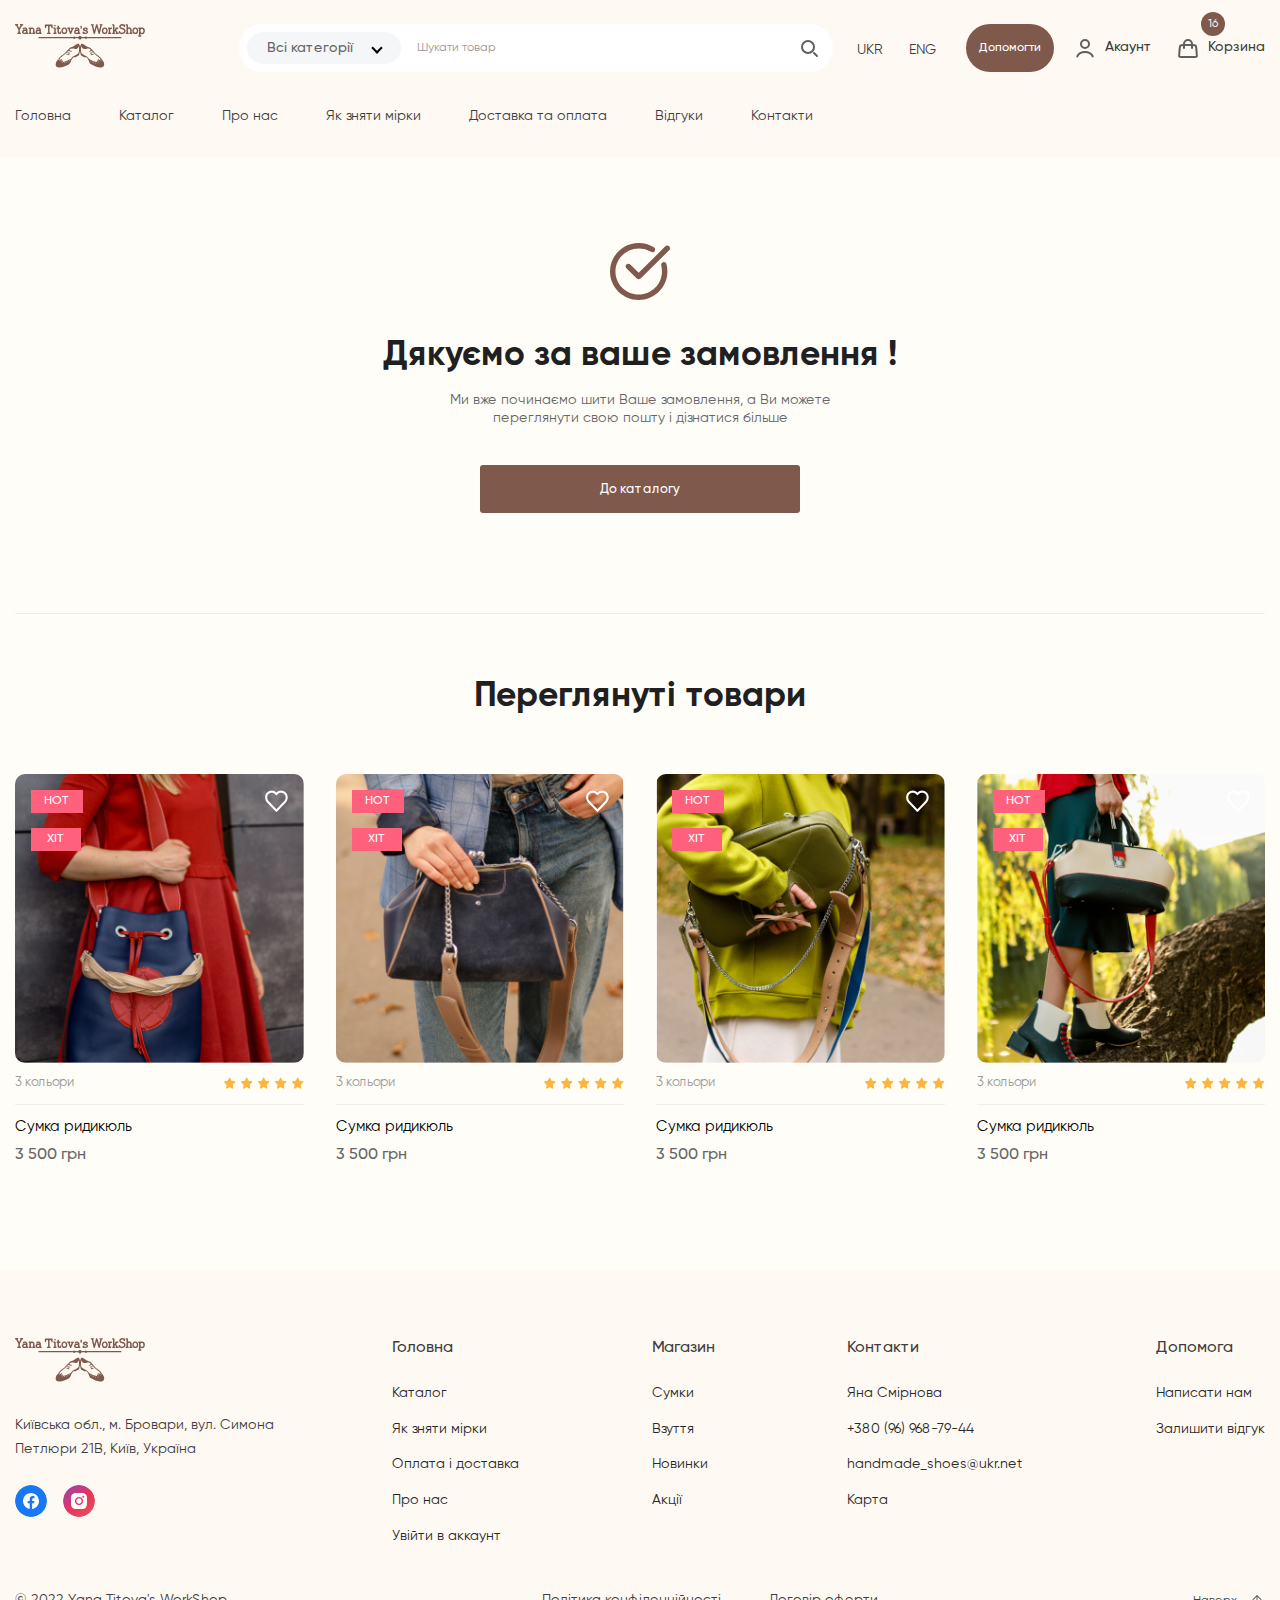
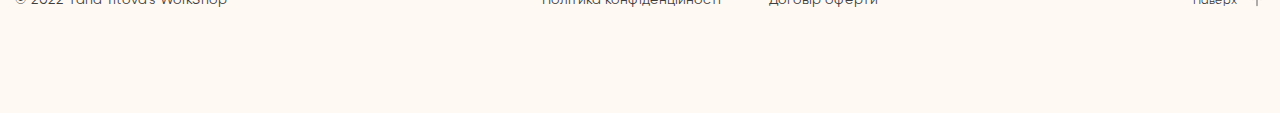
<file: success.html>
<!DOCTYPE html>
<html lang="ru">
	<head>
		<meta http-equiv="Content-Type" content="text/html; charset=utf-8">
		<!-- Переключение IE в последнию версию, на случай если в настройках пользователя стоит меньшая -->
		<meta http-equiv="X-UA-Compatible" content="IE=edge">

		<!-- Адаптирование страницы для мобильных устройств -->
		<meta name="viewport" content="width=device-width, initial-scale=1, maximum-scale=1">

		<!-- Запрет распознования номера телефона -->
		<meta name="format-detection" content="telephone=no">
		<meta name="SKYPE_TOOLBAR" content ="SKYPE_TOOLBAR_PARSER_COMPATIBLE">

		<!-- Заголовок страницы -->
		<title>Заголовок страницы</title>

		<!-- Данное значение часто используют(использовали) поисковые системы -->
		<meta name="description" content="">
		<meta name="keywords" content="">

		<!-- Традиционная иконка сайта, размер 16x16, прозрачность поддерживается. Рекомендуемый формат: .ico или .png -->
		<link rel="shortcut icon" href="images/favicon.ico">

		<link rel="preconnect" href="https://fonts.googleapis.com">
		<link rel="preconnect" href="https://fonts.gstatic.com" crossorigin>
		<link href="https://fonts.googleapis.com/css2?family=Gentium+Plus:ital,wght@0,400;0,700;1,700&display=swap" rel="stylesheet">

		<!-- Подключение файлов стилей -->
		<link rel="stylesheet" href="css/swiper-bundle.min.css">
		<link rel="stylesheet" href="css/fancybox.css">
		<link rel="stylesheet" href="css/jquery.rating.css">
		<link rel="stylesheet" href="css/intlTelInput.css">

		<link rel="stylesheet" href="css/styles.css">

		<link rel="stylesheet" href="css/response_1199.css" media="(max-width: 1199px)">
		<link rel="stylesheet" href="css/response_1024.css" media="(max-width: 1024px)">
		<link rel="stylesheet" href="css/response_767.css" media="(max-width: 767px)">
		<link rel="stylesheet" href="css/response_479.css" media="(max-width: 479px)">
	</head>

	<body>
		<div class="wrap">
			<div class="main">
				<!-- Шапка -->
				<div class="header_mob">
					<div class="cont flex">
						<div class="logo"><a href="/"><img src="images/logo.svg" alt=""></a></div>

						<div class="search_btn">
							<button type="button" class="mini_modal_link" data-modal-id="#search_mob">
								<svg width="30" height="30" viewBox="0 0 24 24" fill="none" xmlns="http://www.w3.org/2000/svg">
									<circle cx="11" cy="11" r="6" fill="none" stroke="currentColor" stroke-width="2"/>
									<path d="M20 20L17 17" stroke="currentColor" stroke-width="2" stroke-linecap="round"/>
								</svg>
							</button>
						</div>

						<button type="button" class="mob_menu_link">
							<span></span>
							<span></span>
							<span></span>
						</button>
					</div>
				</div>

				<header>
					<div class="top">
						<div class="cont flex">
							<div class="logo"><a href="/"><img src="images/logo.svg" alt=""></a></div>

							<form action="/" class="search">
								<div class="select_wrap">
									<select name="select_category">
										<option value="">Всі категорії</option>
										<option value="">Category 1</option>
										<option value="">Category 2</option>
										<option value="">Category 3</option>
										<option value="">Category 4</option>
										<option value="">Category 5</option>
									</select>
								</div>

								<input type="text" name="" value="" placeholder="Шукати товар" class="input">

								<button type="submit" class="submit_btn">
									<svg width="24" height="24" viewBox="0 0 24 24" fill="none" xmlns="http://www.w3.org/2000/svg">
										<circle cx="11" cy="11" r="6" fill="none" stroke="currentColor" stroke-width="2"/>
										<path d="M20 20L17 17" stroke="currentColor" stroke-width="2" stroke-linecap="round"/>
									</svg>
								</button>
							</form>

							<div class="lang">
								<a href="/">UKR</a>

								<a href="/">ENG</a>
							</div>

							<div class="link_btn"><button type="button" class="scroll_link" data-content="#">Допомогти</button></div>

							<div class="links flex">
								<a href="/" class="link modal_link" data-content="#signup_modal">
									<span class="icon">
										<svg width="24" height="24" viewBox="0 0 24 24" fill="none" xmlns="http://www.w3.org/2000/svg">
											<path d="M19.7274 20.4471C19.2716 19.1713 18.2672 18.0439 16.8701 17.2399C15.4729 16.4358 13.7611 16 12 16C10.2389 16 8.52706 16.4358 7.12991 17.2399C5.73276 18.0439 4.72839 19.1713 4.27259 20.4471" stroke="currentColor" stroke-width="2" stroke-linecap="round"/>
											<circle cx="12" cy="8" r="4" stroke="currentColor" stroke-width="2" stroke-linecap="round"/>
										</svg>
									</span>

									Акаунт
								</a>

								<a href="/" class="link">
									<span class="icon">
										<svg width="24" height="24" viewBox="0 0 24 24" fill="none" xmlns="http://www.w3.org/2000/svg">
											<path d="M8 12L8 8C8 5.79086 9.79086 4 12 4V4C14.2091 4 16 5.79086 16 8L16 12" stroke="currentColor" stroke-width="2" stroke-linecap="round"/>
											<path d="M3.69435 12.6678C3.83942 10.9269 3.91196 10.0565 4.48605 9.52824C5.06013 9 5.9336 9 7.68053 9H16.3195C18.0664 9 18.9399 9 19.514 9.52824C20.088 10.0565 20.1606 10.9269 20.3057 12.6678L20.8195 18.8339C20.904 19.8474 20.9462 20.3542 20.6491 20.6771C20.352 21 19.8435 21 18.8264 21H5.1736C4.15655 21 3.64802 21 3.35092 20.6771C3.05382 20.3542 3.09605 19.8474 3.18051 18.8339L3.69435 12.6678Z" stroke="currentColor" stroke-width="2"/>
										</svg>
									</span>

									Корзина

									<span class="cart_counter">16</span>
								</a>
							</div>
						</div>
					</div>

					<div class="bottom">
						<div class="cont">
							<nav class="menu flex">
								<div class="item"><a href="/">Головна</a></div>
								<div class="item"><a href="/">Каталог</a></div>
								<div class="item"><a href="/">Про нас</a></div>
								<div class="item"><a href="/">Як зняти мірки</a></div>
								<div class="item"><a href="/">Доставка та оплата</a></div>
								<div class="item"><a href="/">Відгуки</a></div>
								<div class="item"><a href="/">Контакти</a></div>
							</nav>
						</div>
					</div>
				</header>

				<div id="search_mob" class="search_mob mini_modal">
					<form action="/" class="search">
						<div class="select_wrap">
							<select name="select_category">
								<option value="">Всі категорії</option>
								<option value="">Category 1</option>
								<option value="">Category 2</option>
								<option value="">Category 3</option>
								<option value="">Category 4</option>
								<option value="">Category 5</option>
							</select>
						</div>

						<input type="text" name="" value="" placeholder="Шукати товар" class="input">

						<button type="submit" class="submit_btn">
							<svg width="24" height="24" viewBox="0 0 24 24" fill="none" xmlns="http://www.w3.org/2000/svg">
								<circle cx="11" cy="11" r="6" fill="none" stroke="currentColor" stroke-width="2"/>
								<path d="M20 20L17 17" stroke="currentColor" stroke-width="2" stroke-linecap="round"/>
							</svg>
						</button>
					</form>
				</div>
				<!-- End Шапка -->


				<!-- Основная часть -->
				<section class="sect_success">
					<div class="cont">
						<div class="icon">
							<svg width="60" height="60" viewBox="0 0 60 60" fill="none" xmlns="http://www.w3.org/2000/svg">
								<path fill-rule="evenodd" clip-rule="evenodd" d="M53.2346 22.1668C51.7734 22.5296 50.8849 23.9999 51.2503 25.4509C51.7068 27.2641 51.9481 29.3606 51.9481 31.5C51.9481 44.1899 41.4808 54.5837 28.7013 54.5837C15.9218 54.5837 5.45455 44.1899 5.45455 31.5C5.45455 18.8101 15.9218 8.41629 28.7013 8.41629C33.1621 8.41629 37.3302 9.58217 41.0221 11.8734C42.2994 12.6661 43.982 12.2806 44.7803 11.0122C45.5786 9.74391 45.1903 8.07312 43.913 7.28042C39.3465 4.44637 34.1756 3 28.7013 3C12.9094 3 0 15.8188 0 31.5C0 47.1812 12.9094 60 28.7013 60C44.4932 60 57.4026 47.1812 57.4026 31.5C57.4026 28.9324 57.1107 26.3965 56.5419 24.1373C56.1766 22.6863 54.6959 21.8041 53.2346 22.1668ZM55.3443 6.37238L28.7013 32.8285L20.2402 24.4267C19.1751 23.3691 17.4483 23.3691 16.3832 24.4267C15.3181 25.4843 15.3181 27.199 16.3832 28.2566L26.7728 38.5733C27.8379 39.6309 29.5647 39.6309 30.6298 38.5733L59.2012 10.2023C60.2663 9.14468 60.2663 7.42998 59.2012 6.37238C58.1361 5.31479 56.4093 5.31479 55.3443 6.37238Z" fill="#7F594C"/>
								<mask id="mask0_88_9140" style="mask-type:alpha" maskUnits="userSpaceOnUse" x="0" y="3" width="60" height="57">
									<path fill-rule="evenodd" clip-rule="evenodd" d="M53.2346 22.1668C51.7734 22.5296 50.8849 23.9999 51.2503 25.4509C51.7068 27.2641 51.9481 29.3606 51.9481 31.5C51.9481 44.1899 41.4808 54.5837 28.7013 54.5837C15.9218 54.5837 5.45455 44.1899 5.45455 31.5C5.45455 18.8101 15.9218 8.41629 28.7013 8.41629C33.1621 8.41629 37.3302 9.58217 41.0221 11.8734C42.2994 12.6661 43.982 12.2806 44.7803 11.0122C45.5786 9.74391 45.1903 8.07312 43.913 7.28042C39.3465 4.44637 34.1756 3 28.7013 3C12.9094 3 0 15.8188 0 31.5C0 47.1812 12.9094 60 28.7013 60C44.4932 60 57.4026 47.1812 57.4026 31.5C57.4026 28.9324 57.1107 26.3965 56.5419 24.1373C56.1766 22.6863 54.6959 21.8041 53.2346 22.1668ZM55.3443 6.37238L28.7013 32.8285L20.2402 24.4267C19.1751 23.3691 17.4483 23.3691 16.3832 24.4267C15.3181 25.4843 15.3181 27.199 16.3832 28.2566L26.7728 38.5733C27.8379 39.6309 29.5647 39.6309 30.6298 38.5733L59.2012 10.2023C60.2663 9.14468 60.2663 7.42998 59.2012 6.37238C58.1361 5.31479 56.4093 5.31479 55.3443 6.37238Z" fill="white"/>
								</mask>
								<g mask="url(#mask0_88_9140)">
								</g>
							</svg>
						</div>

						<h1 class="main_title">Дякуємо за ваше замовлення !</h1>

						<div class="desc">Ми вже починаємо шити Ваше замовлення, а Ви можете переглянути свою пошту і дізнатися більше</div>

						<div class="link_btn center"><a href="/">До каталогу</a></div>
					</div>
				</section>


				<section class="products have_bord">
					<div class="cont">
						<div class="sect_bord">
							<div class="main_title center">Переглянуті товари</div>

							<div class="grid flex">
								<div class="item">
									<div class="thumb">
										<img data-src="images/product.jpg" alt="" class="lozad">

										<div class="tags">
											<div class="tag">HOT</div>

											<div class="tag">ХІТ</div>
										</div>

										<button type="button" class="favorite_btn">
											<svg width="23" height="22" viewBox="0 0 23 22" fill="none" xmlns="http://www.w3.org/2000/svg">
												<path fill-rule="evenodd" clip-rule="evenodd" d="M20.7551 12.4676C23.3404 9.72696 23.3404 5.28322 20.7551 2.54256C18.1763 -0.191257 13.9989 -0.198088 11.4121 2.52206C8.82521 -0.198088 4.64784 -0.191257 2.06899 2.54256C-0.516323 5.28322 -0.516323 9.72696 2.06899 12.4676L10.6858 21.6041C11.0863 22.0289 11.7358 22.0289 12.1364 21.6042L20.7551 12.4676ZM19.3046 10.9299L11.4112 19.2976L3.51963 10.93C1.73536 9.03854 1.73536 5.97173 3.51955 4.08033C5.30374 2.18893 8.19671 2.18893 9.9809 4.08033C10.1954 4.30772 10.3881 4.55861 10.5574 4.82903C10.9631 5.47717 11.861 5.47717 12.2667 4.82903C12.4363 4.55813 12.6281 4.30832 12.8432 4.08033C14.6274 2.18893 17.5204 2.18893 19.3046 4.08033C21.0887 5.97173 21.0887 9.03854 19.3046 10.9299Z" fill="currentColor"/>

												<path class="full" d="M20.6251 2.54256C23.2104 5.28322 23.2104 9.72696 20.6251 12.4676L12.0064 21.6042C11.6058 22.0289 10.9563 22.0289 10.5558 21.6041L1.93899 12.4676C-0.646328 9.72696 -0.646328 5.28322 1.93899 2.54256C4.51784 -0.191257 8.69521 -0.198088 11.2821 2.52206C13.8689 -0.198088 18.0463 -0.191257 20.6251 2.54256Z" fill="currentColor"/>
											</svg>
										</button>
									</div>

									<div class="line_info flex">
										<div class="colors_info">3 кольори</div>

										<div class="stars flex">
											<div class="star">
												<svg width="12" height="12" viewBox="0 0 12 12" fill="none" xmlns="http://www.w3.org/2000/svg">
													<path d="M10.9029 4.33316L7.57458 3.82564L6.08786 0.663162C5.99992 0.506469 5.83954 0.410278 5.66624 0.410278C5.49294 0.410278 5.33256 0.506469 5.24462 0.663162L3.75508 3.82564L0.426763 4.33316C0.249704 4.35998 0.102502 4.48993 0.0470387 4.6684C-0.00842429 4.84687 0.0374683 5.0429 0.165424 5.17409L2.57435 7.63719L2.00608 11.1158C1.97587 11.3009 2.04837 11.4878 2.19312 11.5982C2.33787 11.7085 2.52975 11.723 2.6881 11.6357L5.66483 9.99376L8.64156 11.6357C8.79991 11.723 8.99179 11.7085 9.13654 11.5982C9.28128 11.4878 9.35379 11.3009 9.32358 11.1158L8.75531 7.63719L11.1642 5.17409C11.2922 5.04303 11.3381 4.84718 11.2829 4.66877C11.2277 4.49036 11.0807 4.36028 10.9038 4.33316H10.9029Z" fill="#FEB53E"/>
												</svg>
											</div>

											<div class="star">
												<svg width="12" height="12" viewBox="0 0 12 12" fill="none" xmlns="http://www.w3.org/2000/svg">
													<path d="M10.9029 4.33316L7.57458 3.82564L6.08786 0.663162C5.99992 0.506469 5.83954 0.410278 5.66624 0.410278C5.49294 0.410278 5.33256 0.506469 5.24462 0.663162L3.75508 3.82564L0.426763 4.33316C0.249704 4.35998 0.102502 4.48993 0.0470387 4.6684C-0.00842429 4.84687 0.0374683 5.0429 0.165424 5.17409L2.57435 7.63719L2.00608 11.1158C1.97587 11.3009 2.04837 11.4878 2.19312 11.5982C2.33787 11.7085 2.52975 11.723 2.6881 11.6357L5.66483 9.99376L8.64156 11.6357C8.79991 11.723 8.99179 11.7085 9.13654 11.5982C9.28128 11.4878 9.35379 11.3009 9.32358 11.1158L8.75531 7.63719L11.1642 5.17409C11.2922 5.04303 11.3381 4.84718 11.2829 4.66877C11.2277 4.49036 11.0807 4.36028 10.9038 4.33316H10.9029Z" fill="#FEB53E"/>
												</svg>
											</div>

											<div class="star">
												<svg width="12" height="12" viewBox="0 0 12 12" fill="none" xmlns="http://www.w3.org/2000/svg">
													<path d="M10.9029 4.33316L7.57458 3.82564L6.08786 0.663162C5.99992 0.506469 5.83954 0.410278 5.66624 0.410278C5.49294 0.410278 5.33256 0.506469 5.24462 0.663162L3.75508 3.82564L0.426763 4.33316C0.249704 4.35998 0.102502 4.48993 0.0470387 4.6684C-0.00842429 4.84687 0.0374683 5.0429 0.165424 5.17409L2.57435 7.63719L2.00608 11.1158C1.97587 11.3009 2.04837 11.4878 2.19312 11.5982C2.33787 11.7085 2.52975 11.723 2.6881 11.6357L5.66483 9.99376L8.64156 11.6357C8.79991 11.723 8.99179 11.7085 9.13654 11.5982C9.28128 11.4878 9.35379 11.3009 9.32358 11.1158L8.75531 7.63719L11.1642 5.17409C11.2922 5.04303 11.3381 4.84718 11.2829 4.66877C11.2277 4.49036 11.0807 4.36028 10.9038 4.33316H10.9029Z" fill="#FEB53E"/>
												</svg>
											</div>

											<div class="star">
												<svg width="12" height="12" viewBox="0 0 12 12" fill="none" xmlns="http://www.w3.org/2000/svg">
													<path d="M10.9029 4.33316L7.57458 3.82564L6.08786 0.663162C5.99992 0.506469 5.83954 0.410278 5.66624 0.410278C5.49294 0.410278 5.33256 0.506469 5.24462 0.663162L3.75508 3.82564L0.426763 4.33316C0.249704 4.35998 0.102502 4.48993 0.0470387 4.6684C-0.00842429 4.84687 0.0374683 5.0429 0.165424 5.17409L2.57435 7.63719L2.00608 11.1158C1.97587 11.3009 2.04837 11.4878 2.19312 11.5982C2.33787 11.7085 2.52975 11.723 2.6881 11.6357L5.66483 9.99376L8.64156 11.6357C8.79991 11.723 8.99179 11.7085 9.13654 11.5982C9.28128 11.4878 9.35379 11.3009 9.32358 11.1158L8.75531 7.63719L11.1642 5.17409C11.2922 5.04303 11.3381 4.84718 11.2829 4.66877C11.2277 4.49036 11.0807 4.36028 10.9038 4.33316H10.9029Z" fill="#FEB53E"/>
												</svg>
											</div>

											<div class="star">
												<svg width="12" height="12" viewBox="0 0 12 12" fill="none" xmlns="http://www.w3.org/2000/svg">
													<path d="M10.9029 4.33316L7.57458 3.82564L6.08786 0.663162C5.99992 0.506469 5.83954 0.410278 5.66624 0.410278C5.49294 0.410278 5.33256 0.506469 5.24462 0.663162L3.75508 3.82564L0.426763 4.33316C0.249704 4.35998 0.102502 4.48993 0.0470387 4.6684C-0.00842429 4.84687 0.0374683 5.0429 0.165424 5.17409L2.57435 7.63719L2.00608 11.1158C1.97587 11.3009 2.04837 11.4878 2.19312 11.5982C2.33787 11.7085 2.52975 11.723 2.6881 11.6357L5.66483 9.99376L8.64156 11.6357C8.79991 11.723 8.99179 11.7085 9.13654 11.5982C9.28128 11.4878 9.35379 11.3009 9.32358 11.1158L8.75531 7.63719L11.1642 5.17409C11.2922 5.04303 11.3381 4.84718 11.2829 4.66877C11.2277 4.49036 11.0807 4.36028 10.9038 4.33316H10.9029Z" fill="#FEB53E"/>
												</svg>
											</div>
										</div>
									</div>

									<div class="name"><a href="/">Сумка ридикюль</a></div>

									<div class="price">3 500 грн</div>
								</div>

								<div class="item">
									<div class="thumb">
										<img data-src="images/product2.jpg" alt="" class="lozad">

										<div class="tags">
											<div class="tag">HOT</div>

											<div class="tag">ХІТ</div>
										</div>

										<button type="button" class="favorite_btn">
											<svg width="23" height="22" viewBox="0 0 23 22" fill="none" xmlns="http://www.w3.org/2000/svg">
												<path fill-rule="evenodd" clip-rule="evenodd" d="M20.7551 12.4676C23.3404 9.72696 23.3404 5.28322 20.7551 2.54256C18.1763 -0.191257 13.9989 -0.198088 11.4121 2.52206C8.82521 -0.198088 4.64784 -0.191257 2.06899 2.54256C-0.516323 5.28322 -0.516323 9.72696 2.06899 12.4676L10.6858 21.6041C11.0863 22.0289 11.7358 22.0289 12.1364 21.6042L20.7551 12.4676ZM19.3046 10.9299L11.4112 19.2976L3.51963 10.93C1.73536 9.03854 1.73536 5.97173 3.51955 4.08033C5.30374 2.18893 8.19671 2.18893 9.9809 4.08033C10.1954 4.30772 10.3881 4.55861 10.5574 4.82903C10.9631 5.47717 11.861 5.47717 12.2667 4.82903C12.4363 4.55813 12.6281 4.30832 12.8432 4.08033C14.6274 2.18893 17.5204 2.18893 19.3046 4.08033C21.0887 5.97173 21.0887 9.03854 19.3046 10.9299Z" fill="currentColor"/>

												<path class="full" d="M20.6251 2.54256C23.2104 5.28322 23.2104 9.72696 20.6251 12.4676L12.0064 21.6042C11.6058 22.0289 10.9563 22.0289 10.5558 21.6041L1.93899 12.4676C-0.646328 9.72696 -0.646328 5.28322 1.93899 2.54256C4.51784 -0.191257 8.69521 -0.198088 11.2821 2.52206C13.8689 -0.198088 18.0463 -0.191257 20.6251 2.54256Z" fill="currentColor"/>
											</svg>
										</button>
									</div>

									<div class="line_info flex">
										<div class="colors_info">3 кольори</div>

										<div class="stars flex">
											<div class="star">
												<svg width="12" height="12" viewBox="0 0 12 12" fill="none" xmlns="http://www.w3.org/2000/svg">
													<path d="M10.9029 4.33316L7.57458 3.82564L6.08786 0.663162C5.99992 0.506469 5.83954 0.410278 5.66624 0.410278C5.49294 0.410278 5.33256 0.506469 5.24462 0.663162L3.75508 3.82564L0.426763 4.33316C0.249704 4.35998 0.102502 4.48993 0.0470387 4.6684C-0.00842429 4.84687 0.0374683 5.0429 0.165424 5.17409L2.57435 7.63719L2.00608 11.1158C1.97587 11.3009 2.04837 11.4878 2.19312 11.5982C2.33787 11.7085 2.52975 11.723 2.6881 11.6357L5.66483 9.99376L8.64156 11.6357C8.79991 11.723 8.99179 11.7085 9.13654 11.5982C9.28128 11.4878 9.35379 11.3009 9.32358 11.1158L8.75531 7.63719L11.1642 5.17409C11.2922 5.04303 11.3381 4.84718 11.2829 4.66877C11.2277 4.49036 11.0807 4.36028 10.9038 4.33316H10.9029Z" fill="#FEB53E"/>
												</svg>
											</div>

											<div class="star">
												<svg width="12" height="12" viewBox="0 0 12 12" fill="none" xmlns="http://www.w3.org/2000/svg">
													<path d="M10.9029 4.33316L7.57458 3.82564L6.08786 0.663162C5.99992 0.506469 5.83954 0.410278 5.66624 0.410278C5.49294 0.410278 5.33256 0.506469 5.24462 0.663162L3.75508 3.82564L0.426763 4.33316C0.249704 4.35998 0.102502 4.48993 0.0470387 4.6684C-0.00842429 4.84687 0.0374683 5.0429 0.165424 5.17409L2.57435 7.63719L2.00608 11.1158C1.97587 11.3009 2.04837 11.4878 2.19312 11.5982C2.33787 11.7085 2.52975 11.723 2.6881 11.6357L5.66483 9.99376L8.64156 11.6357C8.79991 11.723 8.99179 11.7085 9.13654 11.5982C9.28128 11.4878 9.35379 11.3009 9.32358 11.1158L8.75531 7.63719L11.1642 5.17409C11.2922 5.04303 11.3381 4.84718 11.2829 4.66877C11.2277 4.49036 11.0807 4.36028 10.9038 4.33316H10.9029Z" fill="#FEB53E"/>
												</svg>
											</div>

											<div class="star">
												<svg width="12" height="12" viewBox="0 0 12 12" fill="none" xmlns="http://www.w3.org/2000/svg">
													<path d="M10.9029 4.33316L7.57458 3.82564L6.08786 0.663162C5.99992 0.506469 5.83954 0.410278 5.66624 0.410278C5.49294 0.410278 5.33256 0.506469 5.24462 0.663162L3.75508 3.82564L0.426763 4.33316C0.249704 4.35998 0.102502 4.48993 0.0470387 4.6684C-0.00842429 4.84687 0.0374683 5.0429 0.165424 5.17409L2.57435 7.63719L2.00608 11.1158C1.97587 11.3009 2.04837 11.4878 2.19312 11.5982C2.33787 11.7085 2.52975 11.723 2.6881 11.6357L5.66483 9.99376L8.64156 11.6357C8.79991 11.723 8.99179 11.7085 9.13654 11.5982C9.28128 11.4878 9.35379 11.3009 9.32358 11.1158L8.75531 7.63719L11.1642 5.17409C11.2922 5.04303 11.3381 4.84718 11.2829 4.66877C11.2277 4.49036 11.0807 4.36028 10.9038 4.33316H10.9029Z" fill="#FEB53E"/>
												</svg>
											</div>

											<div class="star">
												<svg width="12" height="12" viewBox="0 0 12 12" fill="none" xmlns="http://www.w3.org/2000/svg">
													<path d="M10.9029 4.33316L7.57458 3.82564L6.08786 0.663162C5.99992 0.506469 5.83954 0.410278 5.66624 0.410278C5.49294 0.410278 5.33256 0.506469 5.24462 0.663162L3.75508 3.82564L0.426763 4.33316C0.249704 4.35998 0.102502 4.48993 0.0470387 4.6684C-0.00842429 4.84687 0.0374683 5.0429 0.165424 5.17409L2.57435 7.63719L2.00608 11.1158C1.97587 11.3009 2.04837 11.4878 2.19312 11.5982C2.33787 11.7085 2.52975 11.723 2.6881 11.6357L5.66483 9.99376L8.64156 11.6357C8.79991 11.723 8.99179 11.7085 9.13654 11.5982C9.28128 11.4878 9.35379 11.3009 9.32358 11.1158L8.75531 7.63719L11.1642 5.17409C11.2922 5.04303 11.3381 4.84718 11.2829 4.66877C11.2277 4.49036 11.0807 4.36028 10.9038 4.33316H10.9029Z" fill="#FEB53E"/>
												</svg>
											</div>

											<div class="star">
												<svg width="12" height="12" viewBox="0 0 12 12" fill="none" xmlns="http://www.w3.org/2000/svg">
													<path d="M10.9029 4.33316L7.57458 3.82564L6.08786 0.663162C5.99992 0.506469 5.83954 0.410278 5.66624 0.410278C5.49294 0.410278 5.33256 0.506469 5.24462 0.663162L3.75508 3.82564L0.426763 4.33316C0.249704 4.35998 0.102502 4.48993 0.0470387 4.6684C-0.00842429 4.84687 0.0374683 5.0429 0.165424 5.17409L2.57435 7.63719L2.00608 11.1158C1.97587 11.3009 2.04837 11.4878 2.19312 11.5982C2.33787 11.7085 2.52975 11.723 2.6881 11.6357L5.66483 9.99376L8.64156 11.6357C8.79991 11.723 8.99179 11.7085 9.13654 11.5982C9.28128 11.4878 9.35379 11.3009 9.32358 11.1158L8.75531 7.63719L11.1642 5.17409C11.2922 5.04303 11.3381 4.84718 11.2829 4.66877C11.2277 4.49036 11.0807 4.36028 10.9038 4.33316H10.9029Z" fill="#FEB53E"/>
												</svg>
											</div>
										</div>
									</div>

									<div class="name"><a href="/">Сумка ридикюль</a></div>

									<div class="price">3 500 грн</div>
								</div>

								<div class="item">
									<div class="thumb">
										<img data-src="images/product3.jpg" alt="" class="lozad">

										<div class="tags">
											<div class="tag">HOT</div>

											<div class="tag">ХІТ</div>
										</div>

										<button type="button" class="favorite_btn">
											<svg width="23" height="22" viewBox="0 0 23 22" fill="none" xmlns="http://www.w3.org/2000/svg">
												<path fill-rule="evenodd" clip-rule="evenodd" d="M20.7551 12.4676C23.3404 9.72696 23.3404 5.28322 20.7551 2.54256C18.1763 -0.191257 13.9989 -0.198088 11.4121 2.52206C8.82521 -0.198088 4.64784 -0.191257 2.06899 2.54256C-0.516323 5.28322 -0.516323 9.72696 2.06899 12.4676L10.6858 21.6041C11.0863 22.0289 11.7358 22.0289 12.1364 21.6042L20.7551 12.4676ZM19.3046 10.9299L11.4112 19.2976L3.51963 10.93C1.73536 9.03854 1.73536 5.97173 3.51955 4.08033C5.30374 2.18893 8.19671 2.18893 9.9809 4.08033C10.1954 4.30772 10.3881 4.55861 10.5574 4.82903C10.9631 5.47717 11.861 5.47717 12.2667 4.82903C12.4363 4.55813 12.6281 4.30832 12.8432 4.08033C14.6274 2.18893 17.5204 2.18893 19.3046 4.08033C21.0887 5.97173 21.0887 9.03854 19.3046 10.9299Z" fill="currentColor"/>

												<path class="full" d="M20.6251 2.54256C23.2104 5.28322 23.2104 9.72696 20.6251 12.4676L12.0064 21.6042C11.6058 22.0289 10.9563 22.0289 10.5558 21.6041L1.93899 12.4676C-0.646328 9.72696 -0.646328 5.28322 1.93899 2.54256C4.51784 -0.191257 8.69521 -0.198088 11.2821 2.52206C13.8689 -0.198088 18.0463 -0.191257 20.6251 2.54256Z" fill="currentColor"/>
											</svg>
										</button>
									</div>

									<div class="line_info flex">
										<div class="colors_info">3 кольори</div>

										<div class="stars flex">
											<div class="star">
												<svg width="12" height="12" viewBox="0 0 12 12" fill="none" xmlns="http://www.w3.org/2000/svg">
													<path d="M10.9029 4.33316L7.57458 3.82564L6.08786 0.663162C5.99992 0.506469 5.83954 0.410278 5.66624 0.410278C5.49294 0.410278 5.33256 0.506469 5.24462 0.663162L3.75508 3.82564L0.426763 4.33316C0.249704 4.35998 0.102502 4.48993 0.0470387 4.6684C-0.00842429 4.84687 0.0374683 5.0429 0.165424 5.17409L2.57435 7.63719L2.00608 11.1158C1.97587 11.3009 2.04837 11.4878 2.19312 11.5982C2.33787 11.7085 2.52975 11.723 2.6881 11.6357L5.66483 9.99376L8.64156 11.6357C8.79991 11.723 8.99179 11.7085 9.13654 11.5982C9.28128 11.4878 9.35379 11.3009 9.32358 11.1158L8.75531 7.63719L11.1642 5.17409C11.2922 5.04303 11.3381 4.84718 11.2829 4.66877C11.2277 4.49036 11.0807 4.36028 10.9038 4.33316H10.9029Z" fill="#FEB53E"/>
												</svg>
											</div>

											<div class="star">
												<svg width="12" height="12" viewBox="0 0 12 12" fill="none" xmlns="http://www.w3.org/2000/svg">
													<path d="M10.9029 4.33316L7.57458 3.82564L6.08786 0.663162C5.99992 0.506469 5.83954 0.410278 5.66624 0.410278C5.49294 0.410278 5.33256 0.506469 5.24462 0.663162L3.75508 3.82564L0.426763 4.33316C0.249704 4.35998 0.102502 4.48993 0.0470387 4.6684C-0.00842429 4.84687 0.0374683 5.0429 0.165424 5.17409L2.57435 7.63719L2.00608 11.1158C1.97587 11.3009 2.04837 11.4878 2.19312 11.5982C2.33787 11.7085 2.52975 11.723 2.6881 11.6357L5.66483 9.99376L8.64156 11.6357C8.79991 11.723 8.99179 11.7085 9.13654 11.5982C9.28128 11.4878 9.35379 11.3009 9.32358 11.1158L8.75531 7.63719L11.1642 5.17409C11.2922 5.04303 11.3381 4.84718 11.2829 4.66877C11.2277 4.49036 11.0807 4.36028 10.9038 4.33316H10.9029Z" fill="#FEB53E"/>
												</svg>
											</div>

											<div class="star">
												<svg width="12" height="12" viewBox="0 0 12 12" fill="none" xmlns="http://www.w3.org/2000/svg">
													<path d="M10.9029 4.33316L7.57458 3.82564L6.08786 0.663162C5.99992 0.506469 5.83954 0.410278 5.66624 0.410278C5.49294 0.410278 5.33256 0.506469 5.24462 0.663162L3.75508 3.82564L0.426763 4.33316C0.249704 4.35998 0.102502 4.48993 0.0470387 4.6684C-0.00842429 4.84687 0.0374683 5.0429 0.165424 5.17409L2.57435 7.63719L2.00608 11.1158C1.97587 11.3009 2.04837 11.4878 2.19312 11.5982C2.33787 11.7085 2.52975 11.723 2.6881 11.6357L5.66483 9.99376L8.64156 11.6357C8.79991 11.723 8.99179 11.7085 9.13654 11.5982C9.28128 11.4878 9.35379 11.3009 9.32358 11.1158L8.75531 7.63719L11.1642 5.17409C11.2922 5.04303 11.3381 4.84718 11.2829 4.66877C11.2277 4.49036 11.0807 4.36028 10.9038 4.33316H10.9029Z" fill="#FEB53E"/>
												</svg>
											</div>

											<div class="star">
												<svg width="12" height="12" viewBox="0 0 12 12" fill="none" xmlns="http://www.w3.org/2000/svg">
													<path d="M10.9029 4.33316L7.57458 3.82564L6.08786 0.663162C5.99992 0.506469 5.83954 0.410278 5.66624 0.410278C5.49294 0.410278 5.33256 0.506469 5.24462 0.663162L3.75508 3.82564L0.426763 4.33316C0.249704 4.35998 0.102502 4.48993 0.0470387 4.6684C-0.00842429 4.84687 0.0374683 5.0429 0.165424 5.17409L2.57435 7.63719L2.00608 11.1158C1.97587 11.3009 2.04837 11.4878 2.19312 11.5982C2.33787 11.7085 2.52975 11.723 2.6881 11.6357L5.66483 9.99376L8.64156 11.6357C8.79991 11.723 8.99179 11.7085 9.13654 11.5982C9.28128 11.4878 9.35379 11.3009 9.32358 11.1158L8.75531 7.63719L11.1642 5.17409C11.2922 5.04303 11.3381 4.84718 11.2829 4.66877C11.2277 4.49036 11.0807 4.36028 10.9038 4.33316H10.9029Z" fill="#FEB53E"/>
												</svg>
											</div>

											<div class="star">
												<svg width="12" height="12" viewBox="0 0 12 12" fill="none" xmlns="http://www.w3.org/2000/svg">
													<path d="M10.9029 4.33316L7.57458 3.82564L6.08786 0.663162C5.99992 0.506469 5.83954 0.410278 5.66624 0.410278C5.49294 0.410278 5.33256 0.506469 5.24462 0.663162L3.75508 3.82564L0.426763 4.33316C0.249704 4.35998 0.102502 4.48993 0.0470387 4.6684C-0.00842429 4.84687 0.0374683 5.0429 0.165424 5.17409L2.57435 7.63719L2.00608 11.1158C1.97587 11.3009 2.04837 11.4878 2.19312 11.5982C2.33787 11.7085 2.52975 11.723 2.6881 11.6357L5.66483 9.99376L8.64156 11.6357C8.79991 11.723 8.99179 11.7085 9.13654 11.5982C9.28128 11.4878 9.35379 11.3009 9.32358 11.1158L8.75531 7.63719L11.1642 5.17409C11.2922 5.04303 11.3381 4.84718 11.2829 4.66877C11.2277 4.49036 11.0807 4.36028 10.9038 4.33316H10.9029Z" fill="#FEB53E"/>
												</svg>
											</div>
										</div>
									</div>

									<div class="name"><a href="/">Сумка ридикюль</a></div>

									<div class="price">3 500 грн</div>
								</div>

								<div class="item">
									<div class="thumb">
										<img data-src="images/product4.jpg" alt="" class="lozad">

										<div class="tags">
											<div class="tag">HOT</div>

											<div class="tag">ХІТ</div>
										</div>

										<button type="button" class="favorite_btn">
											<svg width="23" height="22" viewBox="0 0 23 22" fill="none" xmlns="http://www.w3.org/2000/svg">
												<path fill-rule="evenodd" clip-rule="evenodd" d="M20.7551 12.4676C23.3404 9.72696 23.3404 5.28322 20.7551 2.54256C18.1763 -0.191257 13.9989 -0.198088 11.4121 2.52206C8.82521 -0.198088 4.64784 -0.191257 2.06899 2.54256C-0.516323 5.28322 -0.516323 9.72696 2.06899 12.4676L10.6858 21.6041C11.0863 22.0289 11.7358 22.0289 12.1364 21.6042L20.7551 12.4676ZM19.3046 10.9299L11.4112 19.2976L3.51963 10.93C1.73536 9.03854 1.73536 5.97173 3.51955 4.08033C5.30374 2.18893 8.19671 2.18893 9.9809 4.08033C10.1954 4.30772 10.3881 4.55861 10.5574 4.82903C10.9631 5.47717 11.861 5.47717 12.2667 4.82903C12.4363 4.55813 12.6281 4.30832 12.8432 4.08033C14.6274 2.18893 17.5204 2.18893 19.3046 4.08033C21.0887 5.97173 21.0887 9.03854 19.3046 10.9299Z" fill="currentColor"/>

												<path class="full" d="M20.6251 2.54256C23.2104 5.28322 23.2104 9.72696 20.6251 12.4676L12.0064 21.6042C11.6058 22.0289 10.9563 22.0289 10.5558 21.6041L1.93899 12.4676C-0.646328 9.72696 -0.646328 5.28322 1.93899 2.54256C4.51784 -0.191257 8.69521 -0.198088 11.2821 2.52206C13.8689 -0.198088 18.0463 -0.191257 20.6251 2.54256Z" fill="currentColor"/>
											</svg>
										</button>
									</div>

									<div class="line_info flex">
										<div class="colors_info">3 кольори</div>

										<div class="stars flex">
											<div class="star">
												<svg width="12" height="12" viewBox="0 0 12 12" fill="none" xmlns="http://www.w3.org/2000/svg">
													<path d="M10.9029 4.33316L7.57458 3.82564L6.08786 0.663162C5.99992 0.506469 5.83954 0.410278 5.66624 0.410278C5.49294 0.410278 5.33256 0.506469 5.24462 0.663162L3.75508 3.82564L0.426763 4.33316C0.249704 4.35998 0.102502 4.48993 0.0470387 4.6684C-0.00842429 4.84687 0.0374683 5.0429 0.165424 5.17409L2.57435 7.63719L2.00608 11.1158C1.97587 11.3009 2.04837 11.4878 2.19312 11.5982C2.33787 11.7085 2.52975 11.723 2.6881 11.6357L5.66483 9.99376L8.64156 11.6357C8.79991 11.723 8.99179 11.7085 9.13654 11.5982C9.28128 11.4878 9.35379 11.3009 9.32358 11.1158L8.75531 7.63719L11.1642 5.17409C11.2922 5.04303 11.3381 4.84718 11.2829 4.66877C11.2277 4.49036 11.0807 4.36028 10.9038 4.33316H10.9029Z" fill="#FEB53E"/>
												</svg>
											</div>

											<div class="star">
												<svg width="12" height="12" viewBox="0 0 12 12" fill="none" xmlns="http://www.w3.org/2000/svg">
													<path d="M10.9029 4.33316L7.57458 3.82564L6.08786 0.663162C5.99992 0.506469 5.83954 0.410278 5.66624 0.410278C5.49294 0.410278 5.33256 0.506469 5.24462 0.663162L3.75508 3.82564L0.426763 4.33316C0.249704 4.35998 0.102502 4.48993 0.0470387 4.6684C-0.00842429 4.84687 0.0374683 5.0429 0.165424 5.17409L2.57435 7.63719L2.00608 11.1158C1.97587 11.3009 2.04837 11.4878 2.19312 11.5982C2.33787 11.7085 2.52975 11.723 2.6881 11.6357L5.66483 9.99376L8.64156 11.6357C8.79991 11.723 8.99179 11.7085 9.13654 11.5982C9.28128 11.4878 9.35379 11.3009 9.32358 11.1158L8.75531 7.63719L11.1642 5.17409C11.2922 5.04303 11.3381 4.84718 11.2829 4.66877C11.2277 4.49036 11.0807 4.36028 10.9038 4.33316H10.9029Z" fill="#FEB53E"/>
												</svg>
											</div>

											<div class="star">
												<svg width="12" height="12" viewBox="0 0 12 12" fill="none" xmlns="http://www.w3.org/2000/svg">
													<path d="M10.9029 4.33316L7.57458 3.82564L6.08786 0.663162C5.99992 0.506469 5.83954 0.410278 5.66624 0.410278C5.49294 0.410278 5.33256 0.506469 5.24462 0.663162L3.75508 3.82564L0.426763 4.33316C0.249704 4.35998 0.102502 4.48993 0.0470387 4.6684C-0.00842429 4.84687 0.0374683 5.0429 0.165424 5.17409L2.57435 7.63719L2.00608 11.1158C1.97587 11.3009 2.04837 11.4878 2.19312 11.5982C2.33787 11.7085 2.52975 11.723 2.6881 11.6357L5.66483 9.99376L8.64156 11.6357C8.79991 11.723 8.99179 11.7085 9.13654 11.5982C9.28128 11.4878 9.35379 11.3009 9.32358 11.1158L8.75531 7.63719L11.1642 5.17409C11.2922 5.04303 11.3381 4.84718 11.2829 4.66877C11.2277 4.49036 11.0807 4.36028 10.9038 4.33316H10.9029Z" fill="#FEB53E"/>
												</svg>
											</div>

											<div class="star">
												<svg width="12" height="12" viewBox="0 0 12 12" fill="none" xmlns="http://www.w3.org/2000/svg">
													<path d="M10.9029 4.33316L7.57458 3.82564L6.08786 0.663162C5.99992 0.506469 5.83954 0.410278 5.66624 0.410278C5.49294 0.410278 5.33256 0.506469 5.24462 0.663162L3.75508 3.82564L0.426763 4.33316C0.249704 4.35998 0.102502 4.48993 0.0470387 4.6684C-0.00842429 4.84687 0.0374683 5.0429 0.165424 5.17409L2.57435 7.63719L2.00608 11.1158C1.97587 11.3009 2.04837 11.4878 2.19312 11.5982C2.33787 11.7085 2.52975 11.723 2.6881 11.6357L5.66483 9.99376L8.64156 11.6357C8.79991 11.723 8.99179 11.7085 9.13654 11.5982C9.28128 11.4878 9.35379 11.3009 9.32358 11.1158L8.75531 7.63719L11.1642 5.17409C11.2922 5.04303 11.3381 4.84718 11.2829 4.66877C11.2277 4.49036 11.0807 4.36028 10.9038 4.33316H10.9029Z" fill="#FEB53E"/>
												</svg>
											</div>

											<div class="star">
												<svg width="12" height="12" viewBox="0 0 12 12" fill="none" xmlns="http://www.w3.org/2000/svg">
													<path d="M10.9029 4.33316L7.57458 3.82564L6.08786 0.663162C5.99992 0.506469 5.83954 0.410278 5.66624 0.410278C5.49294 0.410278 5.33256 0.506469 5.24462 0.663162L3.75508 3.82564L0.426763 4.33316C0.249704 4.35998 0.102502 4.48993 0.0470387 4.6684C-0.00842429 4.84687 0.0374683 5.0429 0.165424 5.17409L2.57435 7.63719L2.00608 11.1158C1.97587 11.3009 2.04837 11.4878 2.19312 11.5982C2.33787 11.7085 2.52975 11.723 2.6881 11.6357L5.66483 9.99376L8.64156 11.6357C8.79991 11.723 8.99179 11.7085 9.13654 11.5982C9.28128 11.4878 9.35379 11.3009 9.32358 11.1158L8.75531 7.63719L11.1642 5.17409C11.2922 5.04303 11.3381 4.84718 11.2829 4.66877C11.2277 4.49036 11.0807 4.36028 10.9038 4.33316H10.9029Z" fill="#FEB53E"/>
												</svg>
											</div>
										</div>
									</div>

									<div class="name"><a href="/">Сумка ридикюль</a></div>

									<div class="price">3 500 грн</div>
								</div>
							</div>
						</div>
					</div>
				</section>
				<!-- End Основная часть -->
			</div>


			<!-- Подвал -->
			<footer>
				<div class="top">
					<div class="cont flex">
						<div class="col_l">
							<div class="logo"><a href="/"><img src="images/logo.svg" alt=""></a></div>

							<div class="adress">Київська обл., м. Бровари, вул. Симона Петлюри 21В, Київ, Україна</div>

							<div class="socials flex">
								<a href="/" class="soc" target="_blank" rel="noopener">
									<svg width="32" height="32" viewBox="0 0 32 32" fill="none" xmlns="http://www.w3.org/2000/svg">
										<path d="M0 16C0 24.8366 7.16344 32 16 32C24.8366 32 32 24.8366 32 16C32 7.16344 24.8366 0 16 0C7.16344 0 0 7.16344 0 16Z" fill="#1877F2"/>
										<path d="M24 16C24 11.6 20.4 8 16 8C11.6 8 8 11.6 8 16C8 20 10.9 23.3 14.7 23.9V18.3H12.7V16H14.7V14.2C14.7 12.2 15.9 11.1 17.7 11.1C18.6 11.1 19.5 11.3 19.5 11.3V13.3H18.5C17.5 13.3 17.2 13.9 17.2 14.5V16H19.4L19 18.3H17.1V24C21.1 23.4 24 20 24 16Z" fill="white"/>
									</svg>
								</a>

								<a href="/" class="soc" target="_blank" rel="noopener">
									<svg width="32" height="32" viewBox="0 0 32 32" fill="none" xmlns="http://www.w3.org/2000/svg">
										<path d="M0 16C0 24.8366 7.16344 32 16 32C24.8366 32 32 24.8366 32 16C32 7.16344 24.8366 0 16 0C7.16344 0 0 7.16344 0 16Z" fill="url(#paint0_linear_113_10179)"/>
										<path d="M15.9978 13.3321C14.5289 13.3321 13.3301 14.5309 13.3301 15.9999C13.3301 17.4688 14.5289 18.6676 15.9978 18.6676C17.4668 18.6676 18.6656 17.4688 18.6656 15.9999C18.6656 14.5309 17.4668 13.3321 15.9978 13.3321ZM23.9991 15.9999C23.9991 14.8951 24.0091 13.8004 23.9471 12.6977C23.885 11.4168 23.5928 10.2801 22.6562 9.34348C21.7176 8.40486 20.5829 8.11467 19.302 8.05263C18.1973 7.99059 17.1026 8.0006 15.9999 8.0006C14.8951 8.0006 13.8004 7.99059 12.6977 8.05263C11.4168 8.11467 10.2801 8.40686 9.34348 9.34348C8.40486 10.2821 8.11467 11.4168 8.05263 12.6977C7.99059 13.8024 8.0006 14.8971 8.0006 15.9999C8.0006 17.1026 7.99059 18.1993 8.05263 19.302C8.11467 20.5829 8.40686 21.7196 9.34348 22.6562C10.2821 23.5948 11.4168 23.885 12.6977 23.9471C13.8024 24.0091 14.8971 23.9991 15.9999 23.9991C17.1046 23.9991 18.1993 24.0091 19.302 23.9471C20.5829 23.885 21.7196 23.5928 22.6562 22.6562C23.5948 21.7176 23.885 20.5829 23.9471 19.302C24.0111 18.1993 23.9991 17.1046 23.9991 15.9999ZM15.9978 20.1045C13.7264 20.1045 11.8932 18.2713 11.8932 15.9999C11.8932 13.7284 13.7264 11.8952 15.9978 11.8952C18.2693 11.8952 20.1025 13.7284 20.1025 15.9999C20.1025 18.2713 18.2693 20.1045 15.9978 20.1045ZM20.2707 12.6857C19.7403 12.6857 19.312 12.2574 19.312 11.727C19.312 11.1967 19.7403 10.7684 20.2707 10.7684C20.801 10.7684 21.2293 11.1967 21.2293 11.727C21.2294 11.853 21.2048 11.9777 21.1566 12.0941C21.1085 12.2105 21.0379 12.3162 20.9489 12.4052C20.8598 12.4943 20.7541 12.5649 20.6377 12.613C20.5213 12.6611 20.3966 12.6858 20.2707 12.6857Z" fill="white"/>
										<defs>
											<linearGradient id="paint0_linear_113_10179" x1="3.5" y1="4" x2="27" y2="32" gradientUnits="userSpaceOnUse">
												<stop stop-color="#A440A1"/>
												<stop offset="0.5" stop-color="#E8355C"/>
												<stop offset="1" stop-color="#EA4E5B"/>
											</linearGradient>
										</defs>
									</svg>
								</a>
							</div>
						</div>

						<div class="col_r">
							<div class="columns flex">
								<div class="column">
									<div class="title">Головна</div>

									<ul>
										<li><a href="/">Каталог</a></li>
										<li><a href="/">Як зняти мірки</a></li>
										<li><a href="/">Оплата і доставка</a></li>
										<li><a href="/">Про нас</a></li>
										<li><a href="/">Увійти в аккаунт</a></li>
									</ul>
								</div>

								<div class="column">
									<div class="title">Магазин</div>

									<ul>
										<li><a href="/">Сумки</a></li>
										<li><a href="/">Взуття</a></li>
										<li><a href="/">Новинки</a></li>
										<li><a href="/">Акції</a></li>
									</ul>
								</div>

								<div class="column">
									<div class="title">Контакти</div>

									<ul>
										<li><a href="/">Яна Смірнова</a></li>
										<li><a href="tel:+380969687944">+380 (96) 968-79-44</a></li>
										<li><a href="mailto:handmade_shoes@ukr.net">handmade_shoes@ukr.net</a></li>
										<li><a href="/">Карта</a></li>
									</ul>
								</div>

								<div class="column">
									<div class="title">Допомога</div>

									<ul>
										<li><a href="/" class="modal_link" data-content="#callback_modal">Написати нам</a></li>
										<li><a href="/" class="modal_link" data-content="#review_modal">Залишити відгук</a></li>
									</ul>
								</div>
							</div>
						</div>
					</div>
				</div>

				<div class="bottom">
					<div class="cont">
						<div class="grid flex">
							<div class="copy">&copy; 2022 Yana Titova's WorkShop</div>

							<div class="links flex">
								<a href="/">Політика конфіденційності</a>
								<a href="/">Договір оферти</a>
							</div>

							<div class="up_btn">
								<button type="button">
									Наверх

									<svg class="icon" width="16" height="16" viewBox="0 0 16 16" fill="none" xmlns="http://www.w3.org/2000/svg">
										<path d="M4.35355 7.02018C4.15829 7.21544 3.84171 7.21544 3.64645 7.02018C3.45118 6.82492 3.45118 6.50834 3.64645 6.31307L4.35355 7.02018ZM8 2.66663L7.64645 2.31307L8 1.95952L8.35355 2.31307L8 2.66663ZM12.3536 6.31307C12.5488 6.50833 12.5488 6.82492 12.3536 7.02018C12.1583 7.21544 11.8417 7.21544 11.6464 7.02018L12.3536 6.31307ZM8.5 12.6666C8.5 12.9428 8.27614 13.1666 8 13.1666C7.72386 13.1666 7.5 12.9428 7.5 12.6666L8.5 12.6666ZM3.64645 6.31307L7.64645 2.31307L8.35355 3.02018L4.35355 7.02018L3.64645 6.31307ZM8.35355 2.31307L12.3536 6.31307L11.6464 7.02018L7.64645 3.02018L8.35355 2.31307ZM8.5 2.66663L8.5 12.6666L7.5 12.6666L7.5 2.66663L8.5 2.66663Z" fill="currentColor"/>
									</svg>
								</button>
							</div>
						</div>
					</div>
				</div>
			</footer>
			<!-- End Подвал -->
		</div>

		<div class="supports_error">
			Ваш браузер устарел рекомендуем обновить его до последней версии<br /> или использовать другой более современный.
		</div>

		<div class="overlay"></div>


		<section class="modal" id="signup_modal">
			<div class="modal_title">Зареєструватись та отримати 10% знижки</div>

			<div class="modal_subtitle">Ви вже маєте обліковий запис? <a href="/" class="modal_link" data-content="#login_modal">Увійти</a></div>

			<form action="/" class="modal_data form">
				<div class="line_form">
					<div class="label">Ваш Email</div>

					<input type="email" name="email" class="input">
				</div>

				<div class="line_form">
					<div class="label">Ваш пароль</div>

					<div class="field field_password">
						<input type="password" name="password" class="input" placeholder="6-20 символів">

						<div class="show_password">
							<button type="button">
								<svg width="20" height="14" viewBox="0 0 20 14" fill="none" xmlns="http://www.w3.org/2000/svg">
									<path fill-rule="evenodd" clip-rule="evenodd" d="M0.947625 5.53439C0.613728 5.99052 0.380584 6.35011 0.254227 6.56588L0 7L0.254227 7.43412C0.380584 7.64989 0.613728 8.00948 0.947625 8.46561C1.50014 9.2204 2.14064 9.9747 2.8647 10.6812C4.97881 12.7441 7.36906 14 10 14C12.6309 14 15.0212 12.7441 17.1353 10.6812C17.8594 9.9747 18.4999 9.2204 19.0524 8.46561C19.3863 8.00948 19.6194 7.64989 19.7458 7.43412L20 7L19.7458 6.56588C19.6194 6.35011 19.3863 5.99052 19.0524 5.53439C18.4999 4.7796 17.8594 4.0253 17.1353 3.31878C15.0212 1.25588 12.6309 0 10 0C7.36906 0 4.97881 1.25588 2.8647 3.31878C2.14064 4.0253 1.50014 4.7796 0.947625 5.53439ZM2.40701 7.44845C2.2914 7.29051 2.18591 7.14044 2.09087 7C2.18591 6.85956 2.2914 6.70949 2.40701 6.55155C2.90533 5.87079 3.48381 5.18954 4.13286 4.55622C5.9419 2.79099 7.92316 1.75 10 1.75C12.0768 1.75 14.0581 2.79099 15.8671 4.55622C16.5162 5.18954 17.0947 5.87079 17.593 6.55155C17.7086 6.70949 17.8141 6.85956 17.9091 7C17.8141 7.14044 17.7086 7.29051 17.593 7.44845C17.0947 8.12921 16.5162 8.81046 15.8671 9.44378C14.0581 11.209 12.0768 12.25 10 12.25C7.92316 12.25 5.9419 11.209 4.13286 9.44378C3.48381 8.81046 2.90533 8.12921 2.40701 7.44845ZM10 10.5C8.01902 10.5 6.41312 8.933 6.41312 7C6.41312 5.067 8.01902 3.5 10 3.5C11.981 3.5 13.5869 5.067 13.5869 7C13.5869 8.933 11.981 10.5 10 10.5ZM11.7934 7C11.7934 7.9665 10.9905 8.75 10 8.75C9.00951 8.75 8.20656 7.9665 8.20656 7C8.20656 6.0335 9.00951 5.25 10 5.25C10.9905 5.25 11.7934 6.0335 11.7934 7Z" fill="currentColor"/>
								</svg>
							</button>
						</div>
					</div>
				</div>

				<div class="submit">
					<button type="submit" class="submit_btn">Зареєструватися</button>
				</div>

				<div class="desc">В деякий час ми надсилаємо коди купонів</div>
			</form>
		</section>


		<section class="modal" id="login_modal">
			<div class="modal_title">Увійти в обліковий запис</div>

			<div class="modal_subtitle">Немає облікового запису? <a href="/" class="modal_link" data-content="#signup_modal">Зареєструватися</a></div>

			<form action="/" class="modal_data form">
				<div class="line_form">
					<div class="label">Ваш Email</div>

					<input type="email" name="email" class="input">
				</div>

				<div class="line_form">
					<div class="label">Ваш пароль</div>

					<div class="field field_password">
						<input type="password" name="password" class="input" placeholder="6-20 символів">

						<div class="show_password">
							<button type="button">
								<svg width="20" height="14" viewBox="0 0 20 14" fill="none" xmlns="http://www.w3.org/2000/svg">
									<path fill-rule="evenodd" clip-rule="evenodd" d="M0.947625 5.53439C0.613728 5.99052 0.380584 6.35011 0.254227 6.56588L0 7L0.254227 7.43412C0.380584 7.64989 0.613728 8.00948 0.947625 8.46561C1.50014 9.2204 2.14064 9.9747 2.8647 10.6812C4.97881 12.7441 7.36906 14 10 14C12.6309 14 15.0212 12.7441 17.1353 10.6812C17.8594 9.9747 18.4999 9.2204 19.0524 8.46561C19.3863 8.00948 19.6194 7.64989 19.7458 7.43412L20 7L19.7458 6.56588C19.6194 6.35011 19.3863 5.99052 19.0524 5.53439C18.4999 4.7796 17.8594 4.0253 17.1353 3.31878C15.0212 1.25588 12.6309 0 10 0C7.36906 0 4.97881 1.25588 2.8647 3.31878C2.14064 4.0253 1.50014 4.7796 0.947625 5.53439ZM2.40701 7.44845C2.2914 7.29051 2.18591 7.14044 2.09087 7C2.18591 6.85956 2.2914 6.70949 2.40701 6.55155C2.90533 5.87079 3.48381 5.18954 4.13286 4.55622C5.9419 2.79099 7.92316 1.75 10 1.75C12.0768 1.75 14.0581 2.79099 15.8671 4.55622C16.5162 5.18954 17.0947 5.87079 17.593 6.55155C17.7086 6.70949 17.8141 6.85956 17.9091 7C17.8141 7.14044 17.7086 7.29051 17.593 7.44845C17.0947 8.12921 16.5162 8.81046 15.8671 9.44378C14.0581 11.209 12.0768 12.25 10 12.25C7.92316 12.25 5.9419 11.209 4.13286 9.44378C3.48381 8.81046 2.90533 8.12921 2.40701 7.44845ZM10 10.5C8.01902 10.5 6.41312 8.933 6.41312 7C6.41312 5.067 8.01902 3.5 10 3.5C11.981 3.5 13.5869 5.067 13.5869 7C13.5869 8.933 11.981 10.5 10 10.5ZM11.7934 7C11.7934 7.9665 10.9905 8.75 10 8.75C9.00951 8.75 8.20656 7.9665 8.20656 7C8.20656 6.0335 9.00951 5.25 10 5.25C10.9905 5.25 11.7934 6.0335 11.7934 7Z" fill="currentColor"/>
								</svg>
							</button>
						</div>
					</div>
				</div>

				<div class="line_flex flex">
					<div class="line_form">
						<div class="checkbox">
							<label class="label_check">
								<input type="checkbox" name="save_password">

								<span class="check_text">Зберегти пароль</span>
							</label>
						</div>
					</div>

					<div class="line_form">
						<div class="forgot_password"><a href="/">Забули пароль?</a></div>
					</div>
				</div>

				<div class="submit">
					<button type="submit" class="submit_btn">Увійти</button>
				</div>
			</form>
		</section>


		<section class="modal" id="review_modal">
			<div class="modal_title">Напишіть свій відгук</div>

			<form action="/" class="modal_data form">
				<div class="line_form">
					<div class="rating">
						<div class="star">
							<input name="review_rate" type="radio" class="wow" value="1">
							<input name="review_rate" type="radio" class="wow" value="2">
							<input name="review_rate" type="radio" class="wow" value="3">
							<input name="review_rate" type="radio" class="wow" value="4">
							<input name="review_rate" type="radio" class="wow" value="5">

							<div class="clear"></div>
						</div>
					</div>
				</div>

				<div class="line_form">
					<div class="label">Ваше ім'я</div>

					<input type="text" name="name" class="input">
				</div>

				<div class="line_form">
					<div class="label">Ваш відгук</div>

					<div class="field field_add_photo">
						<textarea name="review_text"></textarea>

						<label for="file_review" class="add_file_btn">
							<span class="icon">
								<svg width="16" height="16" viewBox="0 0 16 16" fill="none" xmlns="http://www.w3.org/2000/svg">
									<path fill-rule="evenodd" clip-rule="evenodd" d="M8.66667 14H1.33333V1.33333H14V8.66667C14 9.03486 14.2985 9.33333 14.6667 9.33333C15.0349 9.33333 15.3333 9.03486 15.3333 8.66667V0.666667C15.3333 0.298477 15.0349 0 14.6667 0H0.666667C0.298477 0 0 0.298477 0 0.666667V14.6667C0 15.0349 0.298477 15.3333 0.666667 15.3333H8.66667C9.03486 15.3333 9.33333 15.0349 9.33333 14.6667C9.33333 14.2985 9.03486 14 8.66667 14ZM11.8047 6.86193C11.5444 6.60158 11.1223 6.60158 10.8619 6.86193L7.93744 9.78641L5.73333 8.13333C5.46792 7.93427 5.09652 7.96067 4.86193 8.19526L2.86193 10.1953C2.60158 10.4556 2.60158 10.8777 2.86193 11.1381C3.12228 11.3984 3.54439 11.3984 3.80474 11.1381L5.39589 9.54692L7.6 11.2C7.86541 11.3991 8.23681 11.3727 8.4714 11.1381L11.8047 7.80474C12.0651 7.54439 12.0651 7.12228 11.8047 6.86193ZM6 6.66667C4.89543 6.66667 4 5.77124 4 4.66667C4 3.5621 4.89543 2.66667 6 2.66667C7.10457 2.66667 8 3.5621 8 4.66667C8 5.77124 7.10457 6.66667 6 6.66667ZM6.66667 4.66667C6.66667 5.03486 6.36819 5.33333 6 5.33333C5.63181 5.33333 5.33333 5.03486 5.33333 4.66667C5.33333 4.29848 5.63181 4 6 4C6.36819 4 6.66667 4.29848 6.66667 4.66667ZM12.6667 11.3333C12.6667 10.9651 12.9651 10.6667 13.3333 10.6667C13.7015 10.6667 14 10.9651 14 11.3333V12.6667H12.6667V11.3333ZM12.6667 14H11.3333C10.9651 14 10.6667 13.7015 10.6667 13.3333C10.6667 12.9651 10.9651 12.6667 11.3333 12.6667H12.6667V14ZM12.6667 14H14V15.3333C14 15.7015 13.7015 16 13.3333 16C12.9651 16 12.6667 15.7015 12.6667 15.3333V14ZM14 14V12.6667H15.3333C15.7015 12.6667 16 12.9651 16 13.3333C16 13.7015 15.7015 14 15.3333 14H14Z" fill="currentColor"/>
								</svg>
							</span>
						</label>
					</div>

					<div class="file">
						<input type="file" name="" id="file_review">

						<div class="images flex">
							<div class="img"><img src="images/tmp/review_img.jpg" alt=""></div>
							<div class="img"><img src="images/tmp/review_img2.jpg" alt=""></div>
							<div class="img"><img src="images/tmp/review_img3.jpg" alt=""></div>
						</div>
					</div>
				</div>

				<div class="submit">
					<button type="submit" class="submit_btn">Надіслати відгук</button>
				</div>
			</form>
		</section>


		<section class="modal modal_callback" id="callback_modal">
			<div class="modal_title center">Зв'язатись з нами</div>

			<form action="/" class="modal_data form">
				<div class="line_flex flex">
					<div class="line_form">
						<div class="label">Ваше ім'я</div>

						<input type="text" name="email" class="input" placeholder="Олег Лазорик">
					</div>

					<div class="line_form">
						<div class="label">Ваш Email</div>

						<input type="email" name="email" class="input">
					</div>
				</div>

				<div class="line_form">
					<div class="label">Тема</div>

					<input type="text" name="subject" class="input">
				</div>

				<div class="line_form">
					<div class="label">Ваше повідомлення</div>

					<textarea></textarea>
				</div>

				<div class="submit">
					<button type="submit" class="submit_btn">Відправити</button>
				</div>
			</form>
		</section>


		<!-- Подключение javascript файлов -->
		<script src="js/jquery-3.5.0.min.js"></script>
		<script src="js/jquery-migrate-1.4.1.min.js"></script>

		<script src="js/lozad.min.js"></script>

		<script src="js/swiper-bundle.min.js"></script>
		<script src="js/fancybox.min.js"></script>
		<script src="js/jquery.rating.pack.js"></script>

		<script src="js/inputmask.min.js"></script>
		<script src="js/nice-select.js"></script>
		<script src="js/intlTelInput-jquery.min.js"></script>

		<script src="js/functions.js"></script>
		<script src="js/scripts.js"></script>
	</body>
</html>
</file>
<file: stubKhan_css/stubKhan.css>
*{
    box-sizing: border-box;
    margin: 0;
    padding: 0;
}

*:before,
*:after{
    box-sizing: border-box;
}

img{
    border: none;
}

textarea{
    overflow: auto;
}

input,
textarea,
input:active,
textarea:active{
    -webkit-border-radius: 0;
            border-radius: 0;
         outline: none transparent !important;
    box-shadow: none;

    -webkit-appearance: none;
            appearance: none;
    -moz-outline: none !important;
}

input[type=submit],
button[type=submit],
input[type=reset],
button[type=reset]{
    -webkit-border-radius: 0;

    -webkit-appearance: none;
}

:focus{
    outline: none;
}

:hover,
:active{
    -webkit-tap-highlight-color: rgba(0,0,0,0);
    -webkit-touch-callout: none;
}


::-ms-clear{
    display: none;
}



/*---------------
    Main styles
---------------*/
html{
    height: 100%;

    background: #e2ffa4;

    -webkit-font-smoothing: antialiased;
    -moz-osx-font-smoothing: grayscale;
        -ms-text-size-adjust: 100%;
    -webkit-text-size-adjust: 100%;
}


body{
    color: #020c25;
    font: 18px 'Montserrat';

    height: 100%;

    -webkit-tap-highlight-color: transparent;
    -webkit-touch-callout: none;
    -webkit-overflow-scrolling: touch;
    text-rendering: optimizeLegibility;
    text-decoration-skip: objects;
}


.wrap{
    position: relative;

    display: flex;
    overflow: hidden;
    flex-direction: column;

    min-height: 100%;
}


.main{
    flex: 1 0 auto;
}

.cont{
    width: 100%;
    max-width: 1200px;
    margin: 0 auto;
    padding: 0 15px;
}


h1{
    color: #020c25;
    font-size: 34px;
    font-weight: bold;

    margin-bottom: 25px;
}

* + h1{
    margin-top: 50px;
}

header{
    color: #adff00;

    height: 90px;

    background: #020c25;
}

header .cont{
    display: flex;

    padding-top: 20px;
    padding-bottom: 20px;

    justify-content: space-between;
    align-items: center;
    align-content: center;
}

header .logo{
    width: 91px;
}

header .logo img{
    display: block;

    max-width: 100%;
}

header .links{
    display: flex;

    margin-left: 50px;

    justify-content: flex-start;
    align-items: flex-start;
    align-content: flex-start;
}

header .links .link{
    color: #adff00;
    font-size: 24px;
    font-weight: bold;
    /*text-transform: lowercase;*/
}

header .links .link + .link{
    margin-left: 50px;
}

header .links .link a{
    color: currentColor;

    position: relative;

    transition: .2s linear;
    text-decoration: none;
}

header .links .link a:before{
    position: absolute;
    right: 0;
    bottom: 0;

    width: 0;
    height: 2px;

    content: '';
    transition: .25s linear;

    background: currentColor;
}

header .links .link a:hover:before{
    right: auto;
    left: 0;

    width: 100%;

    transition: .25s linear;
}


.section_stub{
    padding: 50px 0 100px;
}

.section_stub .title{
    color: #020c25;
    font-size: 24px;
    font-weight: bold;

    overflow: hidden;

    text-align: center;
}

.section_stub .desc{
    color: #020c25;
    font-size: 28px;
    font-weight: 500;
}

.section_stub .info{
    font-weight: 500;
    font-size: 20px;
    line-height: 1.4;
    max-width: 700px;
    margin-top: 30px;
}

.section_stub .info a{
    text-decoration: none;
    border-bottom: 2px solid;
    transition: .2s linear;
    color: currentColor;
}

.section_stub .info a:hover{
    border-color: transparent;
}

.section_stub .list_title{
    color: #adff00;
    font-size: 22px;
    font-weight: bold;

    margin-top: 50px;
    margin-bottom: 30px;
    padding: 15px 30px;

    background: #020c25;
    box-shadow: 0 4px 20px 2px rgba(2, 12, 37, .5);
}

.section_stub .page{
    color: currentColor;
    color: #020c25;
    font-size: 20px;
    font-weight: 600;

    position: relative;

    display: block;
    display: flex;

    width: 100%;
    padding: 16px 30px;

    transition: .2s linear;
    text-decoration: none;

    background: #fff;
    box-shadow: 0 4px 20px 2px rgba(0, 0, 0, .25);

    justify-content: space-between;
    align-items: center;
    align-content: center;
    padding-right: 60px;
    text-transform: capitalize;
}

.section_stub .page:hover{
    box-shadow: 0 4px 20px 2px rgba(0, 0, 0, .5);
}

.section_stub .page:after{
    content: '';
    position: absolute;
    right: 30px;
    top: 50%;
    width: 14px;
    height: 26px;
    margin-top: -13px;
    background: url('../stubKhan_img/ic_arrow.svg') 0 0 no-repeat;
    transition: .2s linear;
}

.section_stub .page:hover:after{
    transform: translateX(10px);
}

.section_stub .page .box{
    position: relative;
    z-index: 5;
}

.section_stub .page + .page{
    margin-top: 25px;
}


footer{
    color: #adff00;
    font-weight: 600;

    padding: 15px 0;

    text-align: center;

    background: #020c25;

    flex: 0 0 auto;
}


@media (max-width: 1025px){
    header{
        height: 70px;
    }

    header .cont{
        height: 70px;
        padding-top: 10px;
        padding-bottom: 10px;
    }

    header .logo{
        width: 75px;
    }

    header .links .link{
        font-size: 18px;
    }


    .section_stub .title{
        font-size: 20px;
    }

    h1{
        font-size: 30px;

        margin-bottom: 15px;
    }

    * + h1{
        margin-top: 30px;
    }

    .section_stub .desc{
        font-size: 24px;
    }

    .section_stub .list_title{
        font-size: 20px;

        margin-bottom: 20px;
        padding: 15px;
    }

    .section_stub .page{
        padding: 15px;
    }
}


@media (max-width: 767px){
    body{
        font-size: 16px;
    }


    h1{
        font-size: 26px;

        margin-bottom: 10px;
    }

    .section_stub{
        padding: 30px 0 50px;
    }

    .section_stub .title{
        font-size: 16px;
    }

    .section_stub .desc{
        font-size: 22px;

        margin-bottom: 30px;
    }

    .section_stub .page{
        font-size: 18px;
    }

    .section_stub .page:after{
        width: 10px;
        background-size: contain;
        background-position: 50% 50%;
        right: 20px;
    }

    .section_stub .page + .page{
        margin-top: 15px;
    }
}


@media (max-width: 479px){
    h1{
        font-size: 24px;
    }

    header .links{
        margin-left: 30px;
    }

    header .links .link{
        font-size: 15px;
    }

    header .links .link + .link{
        margin-left: 30px;
    }

    .section_stub .title{
        font-size: 15px;

        width: calc(100% + 30px);
        margin-left: -15px;

        text-align: left;
    }

    .section_stub .desc{
        font-size: 18px;

        margin-bottom: 25px;
    }

    .section_stub .list_title{
        font-size: 18px;

        padding: 10px;
    }

    .section_stub .page{
        font-size: 16px;

        padding: 10px;
    }

    .section_stub .page:after{
        right: 15px;
    }


    footer{
        font-size: 14px;
    }
}
</file>
<file: css/intlTelInput.css>
.iti {
  position: relative;
  display: inline-block; }
  .iti * {
    box-sizing: border-box;
    -moz-box-sizing: border-box; }
  .iti__hide {
    display: none; }
  .iti__v-hide {
    visibility: hidden; }
  .iti input, .iti input[type=text], .iti input[type=tel] {
    position: relative;
    z-index: 0;
    margin-top: 0 !important;
    margin-bottom: 0 !important;
    padding-right: 36px;
    margin-right: 0; }
  .iti__flag-container {
    position: absolute;
    top: 0;
    bottom: 0;
    right: 0;
    padding: 1px; }
  .iti__selected-flag {
    z-index: 1;
    position: relative;
    display: flex;
    align-items: center;
    height: 100%;
    padding: 0 6px 0 8px; }
  .iti__arrow {
    margin-left: 6px;
    width: 0;
    height: 0;
    border-left: 3px solid transparent;
    border-right: 3px solid transparent;
    border-top: 4px solid #555; }
    .iti__arrow--up {
      border-top: none;
      border-bottom: 4px solid #555; }
  .iti__country-list {
    position: absolute;
    z-index: 2;
    list-style: none;
    text-align: left;
    padding: 0;
    margin: 0 0 0 -1px;
    box-shadow: 1px 1px 4px rgba(0, 0, 0, 0.2);
    background-color: white;
    border: 1px solid #CCC;
    white-space: nowrap;
    max-height: 200px;
    overflow-y: scroll;
    -webkit-overflow-scrolling: touch; }
    .iti__country-list--dropup {
      bottom: 100%;
      margin-bottom: -1px; }
    @media (max-width: 500px) {
      .iti__country-list {
        white-space: normal; } }
  .iti__flag-box {
    display: inline-block;
    width: 20px; }
  .iti__divider {
    padding-bottom: 5px;
    margin-bottom: 5px;
    border-bottom: 1px solid #CCC; }
  .iti__country {
    padding: 5px 10px;
    outline: none; }
  .iti__dial-code {
    color: #999; }
  .iti__country.iti__highlight {
    background-color: rgba(0, 0, 0, 0.05); }
  .iti__flag-box, .iti__country-name, .iti__dial-code {
    vertical-align: middle; }
  .iti__flag-box, .iti__country-name {
    margin-right: 6px; }
  .iti--allow-dropdown input, .iti--allow-dropdown input[type=text], .iti--allow-dropdown input[type=tel], .iti--separate-dial-code input, .iti--separate-dial-code input[type=text], .iti--separate-dial-code input[type=tel] {
    padding-right: 6px;
    padding-left: 52px;
    margin-left: 0; }
  .iti--allow-dropdown .iti__flag-container, .iti--separate-dial-code .iti__flag-container {
    right: auto;
    left: 0; }
  .iti--allow-dropdown .iti__flag-container:hover {
    cursor: pointer; }
    .iti--allow-dropdown .iti__flag-container:hover .iti__selected-flag {
      background-color: rgba(0, 0, 0, 0.05); }
  .iti--allow-dropdown input[disabled] + .iti__flag-container:hover,
  .iti--allow-dropdown input[readonly] + .iti__flag-container:hover {
    cursor: default; }
    .iti--allow-dropdown input[disabled] + .iti__flag-container:hover .iti__selected-flag,
    .iti--allow-dropdown input[readonly] + .iti__flag-container:hover .iti__selected-flag {
      background-color: transparent; }
  .iti--separate-dial-code .iti__selected-flag {
    background-color: rgba(0, 0, 0, 0.05); }
  .iti--separate-dial-code .iti__selected-dial-code {
    margin-left: 6px; }
  .iti--container {
    position: absolute;
    top: -1000px;
    left: -1000px;
    z-index: 1060;
    padding: 1px; }
    .iti--container:hover {
      cursor: pointer; }

.iti-mobile .iti--container {
  top: 30px;
  bottom: 30px;
  left: 30px;
  right: 30px;
  position: fixed; }

.iti-mobile .iti__country-list {
  max-height: 100%;
  width: 100%; }

.iti-mobile .iti__country {
  padding: 10px 10px;
  line-height: 1.5em; }

.iti__flag {
  width: 20px; }
  .iti__flag.iti__be {
    width: 18px; }
  .iti__flag.iti__ch {
    width: 15px; }
  .iti__flag.iti__mc {
    width: 19px; }
  .iti__flag.iti__ne {
    width: 18px; }
  .iti__flag.iti__np {
    width: 13px; }
  .iti__flag.iti__va {
    width: 15px; }
  @media (-webkit-min-device-pixel-ratio: 2), (min-resolution: 192dpi) {
    .iti__flag {
      background-size: 5652px 15px; } }
  .iti__flag.iti__ac {
    height: 10px;
    background-position: 0px 0px; }
  .iti__flag.iti__ad {
    height: 14px;
    background-position: -22px 0px; }
  .iti__flag.iti__ae {
    height: 10px;
    background-position: -44px 0px; }
  .iti__flag.iti__af {
    height: 14px;
    background-position: -66px 0px; }
  .iti__flag.iti__ag {
    height: 14px;
    background-position: -88px 0px; }
  .iti__flag.iti__ai {
    height: 10px;
    background-position: -110px 0px; }
  .iti__flag.iti__al {
    height: 15px;
    background-position: -132px 0px; }
  .iti__flag.iti__am {
    height: 10px;
    background-position: -154px 0px; }
  .iti__flag.iti__ao {
    height: 14px;
    background-position: -176px 0px; }
  .iti__flag.iti__aq {
    height: 14px;
    background-position: -198px 0px; }
  .iti__flag.iti__ar {
    height: 13px;
    background-position: -220px 0px; }
  .iti__flag.iti__as {
    height: 10px;
    background-position: -242px 0px; }
  .iti__flag.iti__at {
    height: 14px;
    background-position: -264px 0px; }
  .iti__flag.iti__au {
    height: 10px;
    background-position: -286px 0px; }
  .iti__flag.iti__aw {
    height: 14px;
    background-position: -308px 0px; }
  .iti__flag.iti__ax {
    height: 13px;
    background-position: -330px 0px; }
  .iti__flag.iti__az {
    height: 10px;
    background-position: -352px 0px; }
  .iti__flag.iti__ba {
    height: 10px;
    background-position: -374px 0px; }
  .iti__flag.iti__bb {
    height: 14px;
    background-position: -396px 0px; }
  .iti__flag.iti__bd {
    height: 12px;
    background-position: -418px 0px; }
  .iti__flag.iti__be {
    height: 15px;
    background-position: -440px 0px; }
  .iti__flag.iti__bf {
    height: 14px;
    background-position: -460px 0px; }
  .iti__flag.iti__bg {
    height: 12px;
    background-position: -482px 0px; }
  .iti__flag.iti__bh {
    height: 12px;
    background-position: -504px 0px; }
  .iti__flag.iti__bi {
    height: 12px;
    background-position: -526px 0px; }
  .iti__flag.iti__bj {
    height: 14px;
    background-position: -548px 0px; }
  .iti__flag.iti__bl {
    height: 14px;
    background-position: -570px 0px; }
  .iti__flag.iti__bm {
    height: 10px;
    background-position: -592px 0px; }
  .iti__flag.iti__bn {
    height: 10px;
    background-position: -614px 0px; }
  .iti__flag.iti__bo {
    height: 14px;
    background-position: -636px 0px; }
  .iti__flag.iti__bq {
    height: 14px;
    background-position: -658px 0px; }
  .iti__flag.iti__br {
    height: 14px;
    background-position: -680px 0px; }
  .iti__flag.iti__bs {
    height: 10px;
    background-position: -702px 0px; }
  .iti__flag.iti__bt {
    height: 14px;
    background-position: -724px 0px; }
  .iti__flag.iti__bv {
    height: 15px;
    background-position: -746px 0px; }
  .iti__flag.iti__bw {
    height: 14px;
    background-position: -768px 0px; }
  .iti__flag.iti__by {
    height: 10px;
    background-position: -790px 0px; }
  .iti__flag.iti__bz {
    height: 14px;
    background-position: -812px 0px; }
  .iti__flag.iti__ca {
    height: 10px;
    background-position: -834px 0px; }
  .iti__flag.iti__cc {
    height: 10px;
    background-position: -856px 0px; }
  .iti__flag.iti__cd {
    height: 15px;
    background-position: -878px 0px; }
  .iti__flag.iti__cf {
    height: 14px;
    background-position: -900px 0px; }
  .iti__flag.iti__cg {
    height: 14px;
    background-position: -922px 0px; }
  .iti__flag.iti__ch {
    height: 15px;
    background-position: -944px 0px; }
  .iti__flag.iti__ci {
    height: 14px;
    background-position: -961px 0px; }
  .iti__flag.iti__ck {
    height: 10px;
    background-position: -983px 0px; }
  .iti__flag.iti__cl {
    height: 14px;
    background-position: -1005px 0px; }
  .iti__flag.iti__cm {
    height: 14px;
    background-position: -1027px 0px; }
  .iti__flag.iti__cn {
    height: 14px;
    background-position: -1049px 0px; }
  .iti__flag.iti__co {
    height: 14px;
    background-position: -1071px 0px; }
  .iti__flag.iti__cp {
    height: 14px;
    background-position: -1093px 0px; }
  .iti__flag.iti__cr {
    height: 12px;
    background-position: -1115px 0px; }
  .iti__flag.iti__cu {
    height: 10px;
    background-position: -1137px 0px; }
  .iti__flag.iti__cv {
    height: 12px;
    background-position: -1159px 0px; }
  .iti__flag.iti__cw {
    height: 14px;
    background-position: -1181px 0px; }
  .iti__flag.iti__cx {
    height: 10px;
    background-position: -1203px 0px; }
  .iti__flag.iti__cy {
    height: 14px;
    background-position: -1225px 0px; }
  .iti__flag.iti__cz {
    height: 14px;
    background-position: -1247px 0px; }
  .iti__flag.iti__de {
    height: 12px;
    background-position: -1269px 0px; }
  .iti__flag.iti__dg {
    height: 10px;
    background-position: -1291px 0px; }
  .iti__flag.iti__dj {
    height: 14px;
    background-position: -1313px 0px; }
  .iti__flag.iti__dk {
    height: 15px;
    background-position: -1335px 0px; }
  .iti__flag.iti__dm {
    height: 10px;
    background-position: -1357px 0px; }
  .iti__flag.iti__do {
    height: 14px;
    background-position: -1379px 0px; }
  .iti__flag.iti__dz {
    height: 14px;
    background-position: -1401px 0px; }
  .iti__flag.iti__ea {
    height: 14px;
    background-position: -1423px 0px; }
  .iti__flag.iti__ec {
    height: 14px;
    background-position: -1445px 0px; }
  .iti__flag.iti__ee {
    height: 13px;
    background-position: -1467px 0px; }
  .iti__flag.iti__eg {
    height: 14px;
    background-position: -1489px 0px; }
  .iti__flag.iti__eh {
    height: 10px;
    background-position: -1511px 0px; }
  .iti__flag.iti__er {
    height: 10px;
    background-position: -1533px 0px; }
  .iti__flag.iti__es {
    height: 14px;
    background-position: -1555px 0px; }
  .iti__flag.iti__et {
    height: 10px;
    background-position: -1577px 0px; }
  .iti__flag.iti__eu {
    height: 14px;
    background-position: -1599px 0px; }
  .iti__flag.iti__fi {
    height: 12px;
    background-position: -1621px 0px; }
  .iti__flag.iti__fj {
    height: 10px;
    background-position: -1643px 0px; }
  .iti__flag.iti__fk {
    height: 10px;
    background-position: -1665px 0px; }
  .iti__flag.iti__fm {
    height: 11px;
    background-position: -1687px 0px; }
  .iti__flag.iti__fo {
    height: 15px;
    background-position: -1709px 0px; }
  .iti__flag.iti__fr {
    height: 14px;
    background-position: -1731px 0px; }
  .iti__flag.iti__ga {
    height: 15px;
    background-position: -1753px 0px; }
  .iti__flag.iti__gb {
    height: 10px;
    background-position: -1775px 0px; }
  .iti__flag.iti__gd {
    height: 12px;
    background-position: -1797px 0px; }
  .iti__flag.iti__ge {
    height: 14px;
    background-position: -1819px 0px; }
  .iti__flag.iti__gf {
    height: 14px;
    background-position: -1841px 0px; }
  .iti__flag.iti__gg {
    height: 14px;
    background-position: -1863px 0px; }
  .iti__flag.iti__gh {
    height: 14px;
    background-position: -1885px 0px; }
  .iti__flag.iti__gi {
    height: 10px;
    background-position: -1907px 0px; }
  .iti__flag.iti__gl {
    height: 14px;
    background-position: -1929px 0px; }
  .iti__flag.iti__gm {
    height: 14px;
    background-position: -1951px 0px; }
  .iti__flag.iti__gn {
    height: 14px;
    background-position: -1973px 0px; }
  .iti__flag.iti__gp {
    height: 14px;
    background-position: -1995px 0px; }
  .iti__flag.iti__gq {
    height: 14px;
    background-position: -2017px 0px; }
  .iti__flag.iti__gr {
    height: 14px;
    background-position: -2039px 0px; }
  .iti__flag.iti__gs {
    height: 10px;
    background-position: -2061px 0px; }
  .iti__flag.iti__gt {
    height: 13px;
    background-position: -2083px 0px; }
  .iti__flag.iti__gu {
    height: 11px;
    background-position: -2105px 0px; }
  .iti__flag.iti__gw {
    height: 10px;
    background-position: -2127px 0px; }
  .iti__flag.iti__gy {
    height: 12px;
    background-position: -2149px 0px; }
  .iti__flag.iti__hk {
    height: 14px;
    background-position: -2171px 0px; }
  .iti__flag.iti__hm {
    height: 10px;
    background-position: -2193px 0px; }
  .iti__flag.iti__hn {
    height: 10px;
    background-position: -2215px 0px; }
  .iti__flag.iti__hr {
    height: 10px;
    background-position: -2237px 0px; }
  .iti__flag.iti__ht {
    height: 12px;
    background-position: -2259px 0px; }
  .iti__flag.iti__hu {
    height: 10px;
    background-position: -2281px 0px; }
  .iti__flag.iti__ic {
    height: 14px;
    background-position: -2303px 0px; }
  .iti__flag.iti__id {
    height: 14px;
    background-position: -2325px 0px; }
  .iti__flag.iti__ie {
    height: 10px;
    background-position: -2347px 0px; }
  .iti__flag.iti__il {
    height: 15px;
    background-position: -2369px 0px; }
  .iti__flag.iti__im {
    height: 10px;
    background-position: -2391px 0px; }
  .iti__flag.iti__in {
    height: 14px;
    background-position: -2413px 0px; }
  .iti__flag.iti__io {
    height: 10px;
    background-position: -2435px 0px; }
  .iti__flag.iti__iq {
    height: 14px;
    background-position: -2457px 0px; }
  .iti__flag.iti__ir {
    height: 12px;
    background-position: -2479px 0px; }
  .iti__flag.iti__is {
    height: 15px;
    background-position: -2501px 0px; }
  .iti__flag.iti__it {
    height: 14px;
    background-position: -2523px 0px; }
  .iti__flag.iti__je {
    height: 12px;
    background-position: -2545px 0px; }
  .iti__flag.iti__jm {
    height: 10px;
    background-position: -2567px 0px; }
  .iti__flag.iti__jo {
    height: 10px;
    background-position: -2589px 0px; }
  .iti__flag.iti__jp {
    height: 14px;
    background-position: -2611px 0px; }
  .iti__flag.iti__ke {
    height: 14px;
    background-position: -2633px 0px; }
  .iti__flag.iti__kg {
    height: 12px;
    background-position: -2655px 0px; }
  .iti__flag.iti__kh {
    height: 13px;
    background-position: -2677px 0px; }
  .iti__flag.iti__ki {
    height: 10px;
    background-position: -2699px 0px; }
  .iti__flag.iti__km {
    height: 12px;
    background-position: -2721px 0px; }
  .iti__flag.iti__kn {
    height: 14px;
    background-position: -2743px 0px; }
  .iti__flag.iti__kp {
    height: 10px;
    background-position: -2765px 0px; }
  .iti__flag.iti__kr {
    height: 14px;
    background-position: -2787px 0px; }
  .iti__flag.iti__kw {
    height: 10px;
    background-position: -2809px 0px; }
  .iti__flag.iti__ky {
    height: 10px;
    background-position: -2831px 0px; }
  .iti__flag.iti__kz {
    height: 10px;
    background-position: -2853px 0px; }
  .iti__flag.iti__la {
    height: 14px;
    background-position: -2875px 0px; }
  .iti__flag.iti__lb {
    height: 14px;
    background-position: -2897px 0px; }
  .iti__flag.iti__lc {
    height: 10px;
    background-position: -2919px 0px; }
  .iti__flag.iti__li {
    height: 12px;
    background-position: -2941px 0px; }
  .iti__flag.iti__lk {
    height: 10px;
    background-position: -2963px 0px; }
  .iti__flag.iti__lr {
    height: 11px;
    background-position: -2985px 0px; }
  .iti__flag.iti__ls {
    height: 14px;
    background-position: -3007px 0px; }
  .iti__flag.iti__lt {
    height: 12px;
    background-position: -3029px 0px; }
  .iti__flag.iti__lu {
    height: 12px;
    background-position: -3051px 0px; }
  .iti__flag.iti__lv {
    height: 10px;
    background-position: -3073px 0px; }
  .iti__flag.iti__ly {
    height: 10px;
    background-position: -3095px 0px; }
  .iti__flag.iti__ma {
    height: 14px;
    background-position: -3117px 0px; }
  .iti__flag.iti__mc {
    height: 15px;
    background-position: -3139px 0px; }
  .iti__flag.iti__md {
    height: 10px;
    background-position: -3160px 0px; }
  .iti__flag.iti__me {
    height: 10px;
    background-position: -3182px 0px; }
  .iti__flag.iti__mf {
    height: 14px;
    background-position: -3204px 0px; }
  .iti__flag.iti__mg {
    height: 14px;
    background-position: -3226px 0px; }
  .iti__flag.iti__mh {
    height: 11px;
    background-position: -3248px 0px; }
  .iti__flag.iti__mk {
    height: 10px;
    background-position: -3270px 0px; }
  .iti__flag.iti__ml {
    height: 14px;
    background-position: -3292px 0px; }
  .iti__flag.iti__mm {
    height: 14px;
    background-position: -3314px 0px; }
  .iti__flag.iti__mn {
    height: 10px;
    background-position: -3336px 0px; }
  .iti__flag.iti__mo {
    height: 14px;
    background-position: -3358px 0px; }
  .iti__flag.iti__mp {
    height: 10px;
    background-position: -3380px 0px; }
  .iti__flag.iti__mq {
    height: 14px;
    background-position: -3402px 0px; }
  .iti__flag.iti__mr {
    height: 14px;
    background-position: -3424px 0px; }
  .iti__flag.iti__ms {
    height: 10px;
    background-position: -3446px 0px; }
  .iti__flag.iti__mt {
    height: 14px;
    background-position: -3468px 0px; }
  .iti__flag.iti__mu {
    height: 14px;
    background-position: -3490px 0px; }
  .iti__flag.iti__mv {
    height: 14px;
    background-position: -3512px 0px; }
  .iti__flag.iti__mw {
    height: 14px;
    background-position: -3534px 0px; }
  .iti__flag.iti__mx {
    height: 12px;
    background-position: -3556px 0px; }
  .iti__flag.iti__my {
    height: 10px;
    background-position: -3578px 0px; }
  .iti__flag.iti__mz {
    height: 14px;
    background-position: -3600px 0px; }
  .iti__flag.iti__na {
    height: 14px;
    background-position: -3622px 0px; }
  .iti__flag.iti__nc {
    height: 10px;
    background-position: -3644px 0px; }
  .iti__flag.iti__ne {
    height: 15px;
    background-position: -3666px 0px; }
  .iti__flag.iti__nf {
    height: 10px;
    background-position: -3686px 0px; }
  .iti__flag.iti__ng {
    height: 10px;
    background-position: -3708px 0px; }
  .iti__flag.iti__ni {
    height: 12px;
    background-position: -3730px 0px; }
  .iti__flag.iti__nl {
    height: 14px;
    background-position: -3752px 0px; }
  .iti__flag.iti__no {
    height: 15px;
    background-position: -3774px 0px; }
  .iti__flag.iti__np {
    height: 15px;
    background-position: -3796px 0px; }
  .iti__flag.iti__nr {
    height: 10px;
    background-position: -3811px 0px; }
  .iti__flag.iti__nu {
    height: 10px;
    background-position: -3833px 0px; }
  .iti__flag.iti__nz {
    height: 10px;
    background-position: -3855px 0px; }
  .iti__flag.iti__om {
    height: 10px;
    background-position: -3877px 0px; }
  .iti__flag.iti__pa {
    height: 14px;
    background-position: -3899px 0px; }
  .iti__flag.iti__pe {
    height: 14px;
    background-position: -3921px 0px; }
  .iti__flag.iti__pf {
    height: 14px;
    background-position: -3943px 0px; }
  .iti__flag.iti__pg {
    height: 15px;
    background-position: -3965px 0px; }
  .iti__flag.iti__ph {
    height: 10px;
    background-position: -3987px 0px; }
  .iti__flag.iti__pk {
    height: 14px;
    background-position: -4009px 0px; }
  .iti__flag.iti__pl {
    height: 13px;
    background-position: -4031px 0px; }
  .iti__flag.iti__pm {
    height: 14px;
    background-position: -4053px 0px; }
  .iti__flag.iti__pn {
    height: 10px;
    background-position: -4075px 0px; }
  .iti__flag.iti__pr {
    height: 14px;
    background-position: -4097px 0px; }
  .iti__flag.iti__ps {
    height: 10px;
    background-position: -4119px 0px; }
  .iti__flag.iti__pt {
    height: 14px;
    background-position: -4141px 0px; }
  .iti__flag.iti__pw {
    height: 13px;
    background-position: -4163px 0px; }
  .iti__flag.iti__py {
    height: 11px;
    background-position: -4185px 0px; }
  .iti__flag.iti__qa {
    height: 8px;
    background-position: -4207px 0px; }
  .iti__flag.iti__re {
    height: 14px;
    background-position: -4229px 0px; }
  .iti__flag.iti__ro {
    height: 14px;
    background-position: -4251px 0px; }
  .iti__flag.iti__rs {
    height: 14px;
    background-position: -4273px 0px; }
  .iti__flag.iti__ru {
    height: 14px;
    background-position: -4295px 0px; }
  .iti__flag.iti__rw {
    height: 14px;
    background-position: -4317px 0px; }
  .iti__flag.iti__sa {
    height: 14px;
    background-position: -4339px 0px; }
  .iti__flag.iti__sb {
    height: 10px;
    background-position: -4361px 0px; }
  .iti__flag.iti__sc {
    height: 10px;
    background-position: -4383px 0px; }
  .iti__flag.iti__sd {
    height: 10px;
    background-position: -4405px 0px; }
  .iti__flag.iti__se {
    height: 13px;
    background-position: -4427px 0px; }
  .iti__flag.iti__sg {
    height: 14px;
    background-position: -4449px 0px; }
  .iti__flag.iti__sh {
    height: 10px;
    background-position: -4471px 0px; }
  .iti__flag.iti__si {
    height: 10px;
    background-position: -4493px 0px; }
  .iti__flag.iti__sj {
    height: 15px;
    background-position: -4515px 0px; }
  .iti__flag.iti__sk {
    height: 14px;
    background-position: -4537px 0px; }
  .iti__flag.iti__sl {
    height: 14px;
    background-position: -4559px 0px; }
  .iti__flag.iti__sm {
    height: 15px;
    background-position: -4581px 0px; }
  .iti__flag.iti__sn {
    height: 14px;
    background-position: -4603px 0px; }
  .iti__flag.iti__so {
    height: 14px;
    background-position: -4625px 0px; }
  .iti__flag.iti__sr {
    height: 14px;
    background-position: -4647px 0px; }
  .iti__flag.iti__ss {
    height: 10px;
    background-position: -4669px 0px; }
  .iti__flag.iti__st {
    height: 10px;
    background-position: -4691px 0px; }
  .iti__flag.iti__sv {
    height: 12px;
    background-position: -4713px 0px; }
  .iti__flag.iti__sx {
    height: 14px;
    background-position: -4735px 0px; }
  .iti__flag.iti__sy {
    height: 14px;
    background-position: -4757px 0px; }
  .iti__flag.iti__sz {
    height: 14px;
    background-position: -4779px 0px; }
  .iti__flag.iti__ta {
    height: 10px;
    background-position: -4801px 0px; }
  .iti__flag.iti__tc {
    height: 10px;
    background-position: -4823px 0px; }
  .iti__flag.iti__td {
    height: 14px;
    background-position: -4845px 0px; }
  .iti__flag.iti__tf {
    height: 14px;
    background-position: -4867px 0px; }
  .iti__flag.iti__tg {
    height: 13px;
    background-position: -4889px 0px; }
  .iti__flag.iti__th {
    height: 14px;
    background-position: -4911px 0px; }
  .iti__flag.iti__tj {
    height: 10px;
    background-position: -4933px 0px; }
  .iti__flag.iti__tk {
    height: 10px;
    background-position: -4955px 0px; }
  .iti__flag.iti__tl {
    height: 10px;
    background-position: -4977px 0px; }
  .iti__flag.iti__tm {
    height: 14px;
    background-position: -4999px 0px; }
  .iti__flag.iti__tn {
    height: 14px;
    background-position: -5021px 0px; }
  .iti__flag.iti__to {
    height: 10px;
    background-position: -5043px 0px; }
  .iti__flag.iti__tr {
    height: 14px;
    background-position: -5065px 0px; }
  .iti__flag.iti__tt {
    height: 12px;
    background-position: -5087px 0px; }
  .iti__flag.iti__tv {
    height: 10px;
    background-position: -5109px 0px; }
  .iti__flag.iti__tw {
    height: 14px;
    background-position: -5131px 0px; }
  .iti__flag.iti__tz {
    height: 14px;
    background-position: -5153px 0px; }
  .iti__flag.iti__ua {
    height: 14px;
    background-position: -5175px 0px; }
  .iti__flag.iti__ug {
    height: 14px;
    background-position: -5197px 0px; }
  .iti__flag.iti__um {
    height: 11px;
    background-position: -5219px 0px; }
  .iti__flag.iti__un {
    height: 14px;
    background-position: -5241px 0px; }
  .iti__flag.iti__us {
    height: 11px;
    background-position: -5263px 0px; }
  .iti__flag.iti__uy {
    height: 14px;
    background-position: -5285px 0px; }
  .iti__flag.iti__uz {
    height: 10px;
    background-position: -5307px 0px; }
  .iti__flag.iti__va {
    height: 15px;
    background-position: -5329px 0px; }
  .iti__flag.iti__vc {
    height: 14px;
    background-position: -5346px 0px; }
  .iti__flag.iti__ve {
    height: 14px;
    background-position: -5368px 0px; }
  .iti__flag.iti__vg {
    height: 10px;
    background-position: -5390px 0px; }
  .iti__flag.iti__vi {
    height: 14px;
    background-position: -5412px 0px; }
  .iti__flag.iti__vn {
    height: 14px;
    background-position: -5434px 0px; }
  .iti__flag.iti__vu {
    height: 12px;
    background-position: -5456px 0px; }
  .iti__flag.iti__wf {
    height: 14px;
    background-position: -5478px 0px; }
  .iti__flag.iti__ws {
    height: 10px;
    background-position: -5500px 0px; }
  .iti__flag.iti__xk {
    height: 15px;
    background-position: -5522px 0px; }
  .iti__flag.iti__ye {
    height: 14px;
    background-position: -5544px 0px; }
  .iti__flag.iti__yt {
    height: 14px;
    background-position: -5566px 0px; }
  .iti__flag.iti__za {
    height: 14px;
    background-position: -5588px 0px; }
  .iti__flag.iti__zm {
    height: 14px;
    background-position: -5610px 0px; }
  .iti__flag.iti__zw {
    height: 10px;
    background-position: -5632px 0px; }

.iti__flag {
  height: 15px;
  box-shadow: 0px 0px 1px 0px #888;
  background-image: url("../images/flags.png");
  background-repeat: no-repeat;
  background-color: #DBDBDB;
  background-position: 20px 0; }
  @media (-webkit-min-device-pixel-ratio: 2), (min-resolution: 192dpi) {
    .iti__flag {
      background-image: url("../images/flags@2x.png"); } }

.iti__flag.iti__np {
  background-color: transparent; }
</file>
<file: css/styles.css>
@font-face{
    font-family: 'Gilroy';
    font-weight: 300;
    font-style: normal;

    font-display: swap;
    src: url('../fonts/Gilroy-Regular.woff') format('woff'),
    url('../fonts/Gilroy-Regular.ttf') format('truetype');
}

@font-face{
    font-family: 'Gilroy';
    font-weight: 400;
    font-style: normal;

    font-display: swap;
    src: url('../fonts/Gilroy-Regular.woff') format('woff'),
    url('../fonts/Gilroy-Regular.ttf') format('truetype');
}


@font-face{
    font-family: 'Gilroy';
    font-weight: 400;
    font-style: italic;

    font-display: swap;
    src: url('../fonts/Gilroy-RegularItalic.woff') format('woff'),
    url('../fonts/Gilroy-RegularItalic.ttf') format('truetype');
}
@font-face{
    font-family: 'Gilroy';
    font-weight: 500;
    font-style: normal;

    font-display: swap;
    src: url('../fonts/Gilroy-Medium.woff') format('woff'),
    url('../fonts/Gilroy-Medium.ttf') format('truetype');
}

@font-face{
    font-family: 'Gilroy';
    font-weight: 600;
    font-style: normal;

    font-display: swap;
    src: url('../fonts/Gilroy-Semibold.woff') format('woff'),
    url('../fonts/Gilroy-Semibold.ttf') format('truetype');
}

@font-face{
    font-family: 'Gilroy';
    font-weight: 700;
    font-style: normal;

    font-display: swap;
    src: url('../fonts/Gilroy-Bold.woff') format('woff'),
    url('../fonts/Gilroy-Bold.ttf') format('truetype');
}

@font-face{
    font-family: 'Gilroy';
    font-weight: 800;
    font-style: normal;

    font-display: swap;
    src: url('../fonts/Gilroy-Extrabold.woff') format('woff'),
    url('../fonts/Gilroy-Extrabold.ttf') format('truetype');
}


*{
    box-sizing: border-box;
    margin: 0;
    padding: 0;
}

*:before,
*:after{
    box-sizing: border-box;
}

img{
    border: none;
}

textarea{
    overflow: auto;
}

input,
textarea,
input:active,
textarea:active{
    -webkit-border-radius: 0;
            border-radius: 0;
         outline: none transparent !important;
    box-shadow: none;

    -webkit-appearance: none;
            appearance: none;
    -moz-outline: none !important;
}

input[type=submit],
button[type=submit],
input[type=reset],
button[type=reset]{
    -webkit-border-radius: 0;

    -webkit-appearance: none;
}

:focus{
    outline: none;
}

:hover,
:active{
    -webkit-tap-highlight-color: rgba(0,0,0,0);
    -webkit-touch-callout: none;
}


::-ms-clear{
    display: none;
}



/*---------------
    Main styles
---------------*/
:root{
    --scroll_width: 17px;
    --font_family: 'Gilroy', sans-serif;
    --font_family2: 'Gentium Plus', sans-serif;
}



.clear{
    clear: both;
}


.left{
    float: left;
}


.right{
    float: right;
}


html{
    height: 100%;

    background: #FFFDF8;

    -webkit-font-smoothing: antialiased;
    -moz-osx-font-smoothing: grayscale;
        -ms-text-size-adjust: 100%;
    -webkit-text-size-adjust: 100%;
}


body{
    color: #202020;
    font: 22px/1.3 var(--font_family);

    height: 100%;

    -webkit-tap-highlight-color: transparent;
    -webkit-touch-callout: none;
    -webkit-overflow-scrolling: touch;
    text-rendering: optimizeLegibility;
    text-decoration-skip: objects;
}

body.lock{
    overflow: hidden;
}


.wrap{
    position: relative;

    display: flex;
    overflow: hidden;
    flex-direction: column;

    min-height: 100%;
}


.main{
    flex: 1 0 auto;
}


.cont{
    width: 100%;
    max-width: 1350px;
    margin: 0 auto;
    padding: 0 15px;
}


.compensate-for-scrollbar{
    margin-right: var(--scroll_width) !important;
}


.lozad{
    transition: .5s linear;

    opacity: 0;
}

.lozad.loaded{
    opacity: 1;
}


.flex{
    display: flex;

    justify-content: flex-start;
    align-items: flex-start;
    align-content: flex-start;
    flex-wrap: wrap;
}


::-webkit-input-placeholder{
    color: #999999;
}

:-moz-placeholder{
    color: #999999;
}

:-ms-input-placeholder{
    color: #999999;
}


.form .label{
    color: #666666;
    font-size: 13px;
    line-height: 15px;
    font-weight: 500;
    line-height: normal;

    margin-bottom: 9px;
}

.form .line_flex{
    justify-content: space-between;
}

.form .line_form{
    margin-bottom: 30px;
}

.form .line_flex .line_form{
    width: calc(50% - 13px);
}

.form .input{
    color: #202020;
    font: 12px var(--font_family);

    display: block;

    width: 100%;
    height: 50px;
    padding: 0 15px;

    transition: .2s linear;

    border: 1px solid #EEEEEE;
    background: #F6F6F6;
    border-radius: 3px;
}

.form textarea{
    color: #202020;
    font: 12px var(--font_family);

    display: block;

    width: 100%;
    height: 170px;
    padding: 18px 15px;

    resize: none;
    transition: .2s linear;

    border: 1px solid #EEEEEE;
    background: #F6F6F6;
    border-radius: 6px;
}

.form .success,
.form .success + .nice-select .current{
    border-color: green;
}

.form .error,
.form .error + .nice-select .current{
    border-color: red;
}

.field_password{
    position: relative;
}

.field_password .input{
    padding-right: 40px;
}

.field_password .show_password{
    position: absolute;
    right: 10px;
    top: 50%;
    margin-top: -10px;
}

.field_password .show_password button{
    width: 20px;
    height: 20px;
    display: flex;
    justify-content: center;
    align-items: center;
    align-content: center;
    cursor: pointer;
    border: none;
    background: none;
    transition: 0.2s linear;
    color: #111;
}

.field_password .show_password button:hover{
    color: #7f594c;
}

.field_password .show_password button svg{
    display: block;
    max-width: 100%;
    max-width: 100%;
}


.form .input:disabled,
.form textarea:disabled,
.checkbox .label_check input[type=checkbox]:disabled + .check_text{
    cursor: default;
    pointer-events: none;

    opacity: .5;
}


.form .error_text{
    color: red;
    font-size: 12px;
    line-height: normal;

    margin-top: 6px;
}

.form .submit.center{
    text-align: center;
}

.form .submit.a_right{
    text-align: right;
}

.form .submit_btn{
    color: #fff;
    font: 500 15px var(--font_family);

    position: relative;

    display: inline-block;
    vertical-align: top;

    width: 100%;
    height: 54px;

    cursor: pointer;
    transition: .2s linear;
    padding: 5px 15px;
    min-width: 195px;

    border: none;
    background: #7F594C;
    border-radius: 6px;
}

.form .submit_btn:hover{
    background: #B07D6B;
}


.form .agree{
    color: #000;
    font-size: 14px;
    line-height: 20px;

    margin-top: 22px;
}

.form .agree a{
    color: #000;

    display: inline-block;

    transition: .2s linear;
    text-decoration: none;
}

.form .agree a:hover{
    color: #111;
}


.form .iti{
    width: 100%;
    display: block;
    font-size: 14px;
}


.form .line_label{
    justify-content: space-between;
}

.form .line_label > .label{
    display: flex;
    justify-content: flex-end;
    align-items: center;
    align-content: center;
    min-height: 56px;
    width: 155px;
    color: #4a4a4a;
}

.form .line_label > .fields{
    width: calc(100% - 200px);
}

.form .line_label .input{
    height: 56px;
}


.checkbox .label_check input[type=checkbox]{
    display: none;
}

.checkbox .label_check{
    font-weight: 400;
    font-size: 12px;
    line-height: 20px;
    color: #666666;

    display: table-cell;

    vertical-align: top;
}

.checkbox .label_check input[type=checkbox] + .check_text{
    position: relative;

    display: block;

    padding-left: 25px;

    cursor: pointer;
    transition: .2s linear;
    text-align: left;
}

.checkbox .label_check input[type=checkbox] + .check_text:before{
    position: absolute;
    top: 0;
    left: 0;

    width: 20px;
    height: 20px;

    content: '';
    transition: .2s linear;

    background: #FFFFFF;
    border: 1px solid #BBBBBB;
    box-shadow: inset 0px 1px 5px 1px rgba(0, 0, 0, 0.2);
    border-radius: 3px;
}

.checkbox .label_check input[type=checkbox] + .check_text:after{
    position: absolute;
    top: 4px;
    left: 4px;

    width: 12px;
    height: 12px;

    content: '';
    transition: .2s linear;

    background: #666;
    border-radius: 2px;
    opacity: 0;
}

.checkbox .label_check input[type=checkbox]:checked + .check_text:after{
    opacity: 1;
}


.radios{
    --margin-left: 20px;
    --margin-bottom: 20px;
    margin-left: calc(var(--margin-left) * -1);
    margin-bottom: calc(var(--margin-bottom) * -1);
}

.radios > *{
    margin-left: var(--margin-left);
    margin-bottom: var(--margin-bottom);
}

.radios > .radio + .radio{
    margin-top: 0;
}


.radio + .radio{
    margin-top: 17px;
}

.radio .label_check input[type=radio]{
    display: none;
}

.radio .label_check{
    font-weight: 500;
    font-size: 14px;
    line-height: 22px;
    color: #000;

    display: table-cell;

    vertical-align: top;
}

.radio .label_check input[type=radio] + .check_text{
    position: relative;

    display: block;

    padding-left: 30px;

    cursor: pointer;
    transition: .2s linear;
    text-align: left;
}

.radio .label_check input[type=radio] + .check_text:before{
    position: absolute;
    top: 0;
    left: 0;

    width: 22px;
    height: 22px;

    content: '';
    transition: .2s linear;

    background: #F6F6F6;
    border: 1px solid #eee;
}

.radio .label_check input[type=radio] + .check_text:after{
    position: absolute;
    top: 6px;
    left: 5px;

    width: 12px;
    height: 7px;

    content: '';
    transition: .2s linear;

    border-left: 2px solid #000;
    border-bottom: 2px solid #000;
    transform: rotate(-45deg);
    opacity: 0;
}

.radio .label_check input[type=radio]:checked + .check_text:after{
    opacity: 1;
}



.size_radio .label_check input[type=radio]{
    display: none;
}

.size_radio .label_check{
    font-weight: 400;
    font-size: 16px;
    color: #666666;

    display: table-cell;

    vertical-align: top;
}

.size_radio .label_check input[type=radio] + .check_text{
    position: relative;

    display: block;

    width: 40px;
    height: 40px;
    border-radius: 50%;
    display: flex;
    justify-content: center;
    align-items: center;
    align-content: center;
    text-align: center;
    padding: 5px;
    border: 1px solid #666666;

    cursor: pointer;
    transition: .2s linear;
    text-align: left;
}

.size_radio .label_check input[type=radio]:checked + .check_text{
    background: #666;
    color: #fff;
}

.size_radio .label_check input[type=radio]:disabled + .check_text{
    opacity: 0.45;
    cursor: default;
}


.amount{
    width: 124px;
    border: 2px solid #EEEEEE;
    border-radius: 3px;
    height: 56px;
}

.amount .val{
    display: flex;
    align-items: center;
    align-content: center;
    justify-content: center;
    flex-wrap: nowrap;
    height: 100%;
}

.amount button{
    width: 45px;
    height: 100%;
    position: relative;
    cursor: pointer;
    display: block;
    border: none;
    background: none;
    transition: .2s linear;
}

.amount button:before{
    content: '';
    position: absolute;
    left: 50%;
    top: 50%;
    width: 9px;
    height: 2px;
    transform: translate(-50%, -50%);
    background: #BBBBBB;
    transition: .2s linear;
}

.amount button.minus{
    border-radius: 8px 0 0 8px;
}

.amount button.plus{
    border-radius: 0 8px 8px 0;
}

.amount button.plus:after{
    content: '';
    position: absolute;
    left: 50%;
    top: 50%;
    width: 2px;
    height: 9px;
    transform: translate(-50%, -50%);
    background: #BBBBBB;
    transition: .2s linear;
}

.amount button:hover:before,
.amount button.plus:hover:after{
    background: #000;
}

.amount .input{
    width: calc(100% - 90px);
    height: 100%;
    border: none;
    background: none;

    font: 700 16px var(--font_family);
    color: #000;
    display: block;
    text-align: center;
    flex-shrink: 0;
}


.field_coupon{
    justify-content: space-between;
}

.field_coupon .input{
    width: calc(100% - 172px);
}

.field_coupon .link_btn{
    width: 165px;
}

.field_coupon .link_btn > *{
    font-size: 14px;
    height: 50px;
    width: 100%;
}


.line_form_info{
    padding: 16px 19px;
    position: relative;
    margin: 20px 0 12px;
    background: #F6F6F6;
    border: 1px solid #EEEEEE;
    border-radius: 6px;
    font-size: 14px;
    line-height: 1.5;
    color: #666666;
}

.line_form_info:after{
    content: '';
    width: 18px;
    height: 18px;
    position: absolute;
    left: 33px;
    top: -17px;
    border: 8px solid transparent;
    border-bottom: 8px solid #f6f6f6;
}



.file input[type=file]{
    display: none;
}

.file .images{
    --margin-left: 5px;
    --margin-bottom: 5px;
    margin-left: calc(var(--margin-left) * -1);
    margin-bottom: calc(var(--margin-bottom) * -1);
    margin-top: 5px;
}

.file .images .img{
    margin-left: var(--margin-left);
    margin-bottom: var(--margin-bottom);
    width: 50px;
    height: 50px;
    position: relative;
}

.file .images .img img{
    position: absolute;
    left: 0;
    top: 0;
    width: 100%;
    height: 100%;
    min-width: 10px;
    min-height: 10px;
    object-fit: cover;
}


.add_file_btn{
    width: 16px;
    height: 16px;
    cursor: pointer;
    border: none;
    background: none;
    display: flex;
    justify-content: center;
    align-items: center;
    align-content: center;
    transition: 0.2s linear;
    color: #000;
}

.add_file_btn:hover{
    color: #7f594c;
}

.add_file_btn .icon svg{
    display: block;
    max-width: 100%;
    max-height: 100%;
}

.field_add_photo{
    position: relative;
}

.field_add_photo .add_file_btn{
    position: absolute;
    right: 10px;
    bottom: 10px;
}


.select_wrap{
    position: relative;
}

.select_wrap select{
    position: absolute;
    top: 0;
    left: 0;

    display: none;

    width: 100%;
    height: 100%;

    opacity: 0;
}

.select_wrap .nice-select{
    position: relative;

    display: block;
}

.select_wrap .nice-select.open{
    z-index: 20;
}

.select_wrap .nice-select .current{
    color: #666666;
    font-family: var(--font_family);
    font-size: 14px;
    font-weight: 500;
    line-height: 38px;

    position: relative;
    z-index: 10;

    display: block;
    overflow: hidden;

    width: 100%;
    height: 40px;
    padding-right: 42px;
    padding-left: 20px;

    cursor: pointer;
    transition: .2s linear;
    white-space: nowrap;
    text-overflow: ellipsis;

    border: 1px solid #EEEEEE;
    border-radius: 3px;
}

.select_wrap .nice-select .current .icon{
    display: none;
}

.select_wrap .nice-select.open .current{
    color: #202020;
}

.select_wrap .nice-select .current:after{
    position: absolute;
    top: 50%;
    right: 20px;

    width: 8px;
    height: 8px;
    margin-top: -4px;

    content: '';
    transform: rotate(45deg);

    border-right: 2px solid #000;
    border-bottom: 2px solid #000;
}

.select_wrap .nice-select.open .current:after{
    border-color: #7F594C;
}

.select_wrap .nice-select .list{
    position: absolute;
    z-index: 9;
    top: calc(100% + 10px);
    left: 0;

    visibility: hidden;
    overflow: hidden;

    min-width: 100%;

    transition: .2s linear;
    pointer-events: none;

    opacity: 0;
    border-radius: 10px;
    background: #f8fafb;
    box-shadow: 0 5px 30px rgba(69, 78, 153, .2);
}

.select_wrap .nice-select.open .list{
    visibility: visible;

    pointer-events: all;

    opacity: 1;
}

.select_wrap .nice-select .list .scrollbar{
    overflow-y: auto;

    max-height: 400px;
    padding: 10px;
}

.select_wrap .nice-select .list .list_item{
    color: #000;
    font-size: 14px;
    line-height: 1.2;

    display: flex;

    min-height: 30px;
    padding: 7px 10px;

    cursor: pointer;
    transition: .2s linear;

    border-radius: 5px;

    justify-content: flex-start;
    align-items: center;
    align-content: center;
    white-space: nowrap;
}

.select_wrap .nice-select .list .list_item:empty{
    display: none;
}

.select_wrap .nice-select .list .list_item .icon{
    display: flex;

    width: 18px;
    height: 20px;
    margin-right: 14px;

    justify-content: center;
    align-items: center;
    align-content: center;
}

.select_wrap .nice-select .list .list_item svg{
    display: block;

    max-width: 100%;
    max-height: 100%;
}

.select_wrap .nice-select .list .list_item:hover:not(.selected){
    color: #fff;

    background: #7F594C;
}

.select_wrap .nice-select .list .list_item.selected{
    font-weight: 500;

    cursor: default;
}


.text_block{
    color: var(--text_color2);
}

.text_block > :last-child{
    margin-bottom: 0 !important;
}

.text_block h1,
.text_block > .title{
    color: currentColor;
    font-family: var(--font_family);
    font-size: 35px;
    font-weight: 700;
    line-height: 1;

    margin-bottom: 35px;
}

.text_block p,
.text_block ul,
.text_block ol{
    margin-bottom: 16px;
}

.text_block img{
    display: block;

    max-width: 100%;
    margin-bottom: 25px;
}

.text_block img.left{
    width: calc(50% - 30px);
    margin-right: 30px;
}

.text_block img.right{
    width: calc(50% - 30px);
    margin-left: 30px;
}

.text_block ul li{
    position: relative;

    display: block;

    list-style-type: none;

    text-indent: 16px;
}

.text_block ul li:before{
    position: absolute;
    top: 8px;
    left: 0;

    width: 6px;
    height: 6px;

    content: '';

    border-radius: 50%;
    background: var(--bg2);
}

.text_block ol{
    counter-reset: li;
}

.text_block ol li{
    position: relative;

    display: block;

    list-style-type: none;
}

.text_block ol li:before{
    color: var(--color3);
    font-weight: 700;

    display: inline;

    content: counter(li)'.';
    counter-increment: li;
}

.text_block ol li + li{
    margin-top: 8px;
}

.text_block a{
    color: var(--color3);

    transition: .2s linear;
    text-decoration: none;

    border-bottom: 1px solid;
}

.text_block a:hover{
    color: var(--color1);
}

.text_block .cols {
    justify-content: space-between;
}

.text_block .cols .col {
    width: calc(50% - 32px);
}


.supports_error{
    font-family: 'Gilroy', 'Arial', sans-serif;
    font-size: 20px;
    line-height: 30px;

    position: fixed;
    z-index: 10000;
    top: 0;
    left: 0;

    display: none;

    width: 100%;
    height: 100%;
    padding: 20px;

    text-align: center;

    background: #fff;

    justify-content: center;
    align-items: center;
    align-content: center;
    flex-wrap: wrap;
}

.supports_error.show{
    display: flex;
}


.main_tabs{
    display: flex;

    margin-bottom: 30px;

    justify-content: flex-start;
    align-items: stretch;
    align-content: stretch;
    flex-wrap: nowrap;
}

.main_tabs button{
    color: #999999;
    font: 600 20px/1.2 var(--font_family);

    position: relative;

    display: flex;

    cursor: pointer;
    transition: .2s linear;
    text-align: center;

    border: none;
    background: none;
}

.main_tabs button + button{
    margin-left: 40px;
}

.main_tabs button:hover,
.main_tabs button.active{
    color: #000;
}


.tab_content{
    position: relative;

    visibility: hidden;

    height: 0;

    pointer-events: none;

    opacity: 0;
}

.tab_content.active{
    visibility: visible;

    height: auto;

    transition: opacity .5s linear;
    pointer-events: all;

    opacity: 1;
}


.main_title{
    color: #202020;
    font-family: var(--font_family);
    font-size: 35px;
    font-weight: 700;
    line-height: 1;
}

.main_title.center{
    text-align: center;
}

.small_title{
    color: #000;
    font-family: var(--font_family);
    font-size: 27px;
    font-weight: 600;
    line-height: 1.3;
}

.small_title.center{
    text-align: center;
}


.link_btn.center{
    text-align: center;
}

.link_btn > *{
    padding: 15px;
    display: inline-flex;
    justify-content: center;
    align-items: center;
    align-content: center;
    text-align: center;
    height: 80px;
    border-radius: 3px;
    cursor: pointer;
    text-decoration: none;
    transition: 0.2s linear;
    font-family: var(--font_family);
    font-weight: 500;
    font-size: 20px;
    line-height: 1;
    background: #7F594C;
    border: none;
    color: #FFFFFF;
}

.link_btn > *:hover{
    background: #B07D6B;
}

.link_btn.link_btn2 > *{
    background: #FFFFFF;
    color: #000000;
}

.link_btn.link_btn2 > *:hover{
    /*box-shadow: 0px 5.63675px 9.0188px rgba(0, 0, 0, 0.139804);*/
    background: #7F594C;
    color: #FFFFFF;
}


.link_round.center{
    text-align: center;
}

.link_round > *{
    width: 212px;
    height: 212px;
    display: inline-flex;
    justify-content: center;
    align-items: center;
    align-content: center;
    text-align: center;
    padding: 15px;
    border-radius: 50%;
    background: #7F594C;
    font-weight: 500;
    font-size: 22px;
    line-height: 1.7;
    color: #FFFFFF;
    text-decoration: none;
    cursor: pointer;
    font-family: var(--font_family);
    transition: 0.2s linear;
}

.link_round > *:hover{
    background: #B07D6B;
}


.favorite_btn{
    width: 30px;
    height: 30px;
    display: flex;
    justify-content: center;
    align-items: center;
    align-content: center;
    border: none;
    cursor: pointer;
    background: none;
    color: #fff;
}

.favorite_btn svg{
    display: block;
    max-width: 100%;
    max-height: 100%;
}

.favorite_btn svg .full{
    transition: 0.2s linear;
    opacity: 0;
}

.favorite_btn.active svg .full{
    opacity: 1;
}


.stars .star{
    width: 12px;
}

.stars .star > *{
    display: block;
    max-width: 100%;
}

.stars .star + .star{
    margin-left: 5px;
}


.socials .soc{
    width: 32px;
    height: 32px;
    display: flex;
    justify-content: center;
    align-items: center;
    align-content: center;
    border-radius: 50%;
    transition: 0.2s linear;
    text-decoration: none;
}

.socials .soc + .soc{
    margin-left: 16px;
}

.socials .soc > *{
    display: block;
    max-width: 100%;
    max-height: 100%;
    border-radius: 50%;
}

.socials .soc:hover{
    filter: drop-shadow(0px 2px 4px rgba(0, 0, 0, 0.4));
}


.up_btn button{
    display: flex;
    justify-content: flex-start;
    align-items: center;
    align-content: center;
    border: none;
    background: none;
    cursor: pointer;
    font-family: var(--font_family);
    transition: 0.2s linear;
    font-size: 12px;
    color: #3E3E3E;
}

.up_btn button .icon{
    margin-left: 12px;
    display: block;
    max-width: 100%;
    max-width: 100%;
    color: #5f5f5f;
    transition: 0.2s linear;
}

.up_btn button:hover{
    color: #B07D6B;
}

.up_btn button:hover .icon{
    color: #B07D6B;
}


.search_mob{
    padding: 15px;
    position: fixed;
    top: 80px;
    left: 0;
    width: 100%;
    z-index: 50;
    background: #FFF9F3;
    border-bottom: 1px solid #7f594c;
    transition: 0.2s linear;
    opacity: 0;
    visibility: hidden;
}

.search{
    position: relative;
}

.search .select_wrap{
    position: absolute;
    left: 8px;
    top: 8px;
    width: 154px;
}

.search .select_wrap .nice-select .current{
    border-radius: 50px;
    border: none;
    background: #F5F6F8;
    height: 32px;
    line-height: 32px;
    padding-right: 35px;
}

.search .input{
    display: block;
    width: 100%;
    background: #FFFFFF;
    border-radius: 50px;
    padding-left: 178px;
    padding-right: 48px;
    font-family: var(--font_family);
    color: #3E3E3E;
    font-weight: 400;
    font-size: 12px;
    border: none;
    height: 48px;
}

.search .submit_btn{
    position: absolute;
    height: 100%;
    width: 48px;
    display: flex;
    justify-content: center;
    align-items: center;
    align-content: center;
    right: 0;
    top: 0;
    border: none;
    background: none;
    color: #5f5f5f;
    cursor: pointer;
    transition: 0.2s linear;
}

.search .submit_btn:hover{
    color: #3E3E3E;
}

.search .submit_btn svg{
    display: block;
    max-width: 100%;
    max-height: 100%;
}


.sect_bord{
    padding-top: 65px;
    border-top: 1px solid #eee;
}

/*---------------
    Slider controls
---------------*/
.swiper-container.swiper-container-initialized{
    overflow: visible;
}

.swiper-container .swiper-wrap{
    overflow: hidden;
}

.swiper-button-prev,
.swiper-button-next{
    position: absolute;
    z-index: 10;
    top: 50%;

    display: flex;

    width: 42px;
    height: 42px;
    margin-top: -21px;

    cursor: pointer;
    transition: .2s linear;
    border-radius: 50%;

    opacity: 1;
    background-color: transparent;

    justify-content: center;
    align-items: center;
    align-content: center;
}

.swiper-button-prev.anim,
.swiper-button-next.anim{
    transition-duration: .7s;

    opacity: 1;
}

.swiper-button-prev.swiper-button-disabled,
.swiper-button-next.swiper-button-disabled{
    pointer-events: none;

    opacity: 0;
}

.swiper-button-prev{
    left: 0;
}

.swiper-button-next{
    right: 0;
}

.swiper-button-next svg{
    transform: rotate(180deg);
}

.swiper-button-prev svg,
.swiper-button-next svg{
    color: #202020;

    position: relative;

    display: block;

    max-width: 100%;
    max-height: 100%;

    transition: .2s linear;
}

.swiper-button-prev:after,
.swiper-button-next:after{
    display: none;
}

.swiper-button-prev:hover svg,
.swiper-button-next:hover svg{
    color: #7F594C;
}

.swiper-button-lock{
    display: none;
}

.slider-pagination{
    position: absolute;
    z-index: 9;
    bottom: 50px;
    right: 50px;

    display: flex;

    width: auto;
    height: 16px;
    padding: 0 50px;

    transition: 300ms opacity;
    transform: none;
    text-align: center;

    justify-content: center;
    align-items: flex-start;
    align-content: flex-start;
    justify-content: center;
    align-items: center;
    align-content: center;
    flex-wrap: wrap;
}

.swiper-horizontal>.swiper-pagination-bullets, .swiper-pagination-bullets.swiper-pagination-horizontal, .swiper-pagination-custom, .swiper-pagination-fraction{
    width: auto;
    bottom: 50px;
    right: 0;
    justify-content: flex-end;
    display: inline-flex;
    pointer-events: none;
}

.swiper-container-horizontal > .swiper-pagination-bullets{
    bottom: 0;

    width: 16px;
}

.slider-pagination.swiper-pagination-lock{
    display: none;
}

.slider-pagination .slider-dot{
    position: relative;

    display: block;

    width: 16px;
    height: 16px;
    margin: 0 5px;
    padding: 0;

    transition: .2s linear;

    border-radius: 50%;
    background-color: #fff;

    -webkit-appearance: none;
       -moz-appearance: none;
            appearance: none;
    pointer-events: painted;
}

.slider-pagination.slider-pagination-clickable .slider-dot{
    cursor: pointer;
}

.slider-pagination .slider-dot_active{
    background: #EF7632;
}

/*---------------
   Header
---------------*/
header{
    position: relative;
    padding: 24px 0;
    background: #FFF9F3;
}

header .top .cont{
    justify-content: space-between;
    align-items: center;
    align-content: center;
}

header .logo{
    width: 200px;
    height: 48px;
    margin-right: 24px;
    display: flex;
    justify-content: flex-start;
    align-items: center;
    align-content: center;
}

header .logo a{
    display: inline-block;
    vertical-align: top;
    max-width: 100%;
    max-height: 100%;
}

header .logo img{
    display: block;
    max-width: 100%;
    max-height: 100%;
}

header .search{
    flex-grow: 1;
    margin-right: 24px;
    position: relative;
}

header .lang{
    margin-right: 29px;
}

header .lang a{
    text-decoration: none;
    font-size: 14px;
    line-height: 1.7;
    color: #3E3E3E;
    transition: 0.2s linear;
    border-bottom: 1px solid transparent;
}

header .lang a + a{
    margin-left: 20px;
}

header .lang a:hover{
    border-color: currentColor;
}

header .link_btn{
    margin-right: 19px;
}

header .link_btn > *{
    height: 48px;
    padding: 5px 13px;
    font-size: 12px;
    border-radius: 50px;
}

header .links .link{
    display: flex;
    justify-content: flex-start;
    align-items: center;
    align-content: center;
    text-decoration: none;
    transition: 0.2s linear;
    font-weight: 500;
    font-size: 14px;
    line-height: 1.7;
    color: #3E3E3E;
    position: relative;
}

header .links .link + .link{
    margin-left: 24px;
}

header .links .link .icon{
    width: 24px;
    height: 24px;
    display: flex;
    justify-content: center;
    align-items: center;
    align-content: center;
    margin-right: 8px;
    color: #5f5f5f;
}

header .links .link .icon > *{
    display: block;
    max-width: 100%;
    max-height: 100%;
}

header .links .link:hover{
    color: #b07d6b;
}

header .links .link .cart_counter{
    position: absolute;
    left: 25px;
    bottom: 100%;
    min-width: 24px;
    height: 24px;
    border-radius: 12px;
    background: #7F594C;
    text-align: center;
    padding: 0 3px;
    line-height: 24px;
    font-weight: 400;
    font-size: 12px;
    color: #FFFFFF;
    transition: 0.2s linear;
}

header .links .link:hover .cart_counter{
    background: #b07d6b;
}

header .bottom{
    margin-top: 24px;
    padding: 4px 0;
}

header .menu .item + .item{
    margin-left: 48px;
}

header .menu .item a{
    font-size: 14px;
    line-height: 1.7;
    color: #3E3E3E;
    text-decoration: none;
    transition: 0.2s linear;
    position: relative;
}

header .menu .item a:hover{
    color: #7F594C;
}

header .menu .item a:after{
    content: '';
    width: 0;
    height: 4px;
    bottom: -12px;
    left: 50%;
    transform: translateX(-50%);
    border-radius: 50px;
    background: #7f594c;
    transition: 0.2s linear;
    pointer-events: none;
    position: absolute;
}

header .menu .item a:hover:after{
    opacity: 1;
    width: 42px;
}


.header_mob{
    display: none;
    height: 80px;
}

.header_mob .cont{
    height: 80px;
    align-items: center;
    align-content: center;
    padding-top: 10px;
    padding-bottom: 10px;
    position: fixed;
    left: 0;
    top: 0;
    width: 100%;
    background: #FFF9F3;
    z-index: 50;
}

.header_mob .logo{
    width: 130px;
    max-height: 100%;
}

.header_mob .logo a{
    display: inline-block;
    vertical-align: top;
    max-height: 100%;
}

.header_mob .logo img{
    display: block;
    max-width: 100%;
    max-height: 100%;
}

.header_mob .search_btn{
    margin-left: auto;
    padding-left: 30px;
}

.header_mob .search_btn button{
    width: 30px;
    height: 30px;
    display: flex;
    justify-content: center;
    align-items: center;
    align-content: center;
    border: none;
    background: none;
    cursor: pointer;
    color: #5f5f5f;
}

.header_mob .search_btn button svg{
    display: block;
    max-width: 100%;
    max-width: 100%;
}

.header_mob .search_btn button.active{
    color: #000;
}


.mob_menu_link{
    color: #5F5F5F;

    display: none;
    margin-right: -10px;

    width: 50px;
    height: 50px;
    margin-left: 15px;
    padding: 0 10px;

    cursor: pointer;

    border: none;
    background: none;
}

.mob_menu_link.active{
    color: #000;
}

.mob_menu_link span{
    position: relative;

    display: block;

    width: 100%;
    height: 2px;

    transition: .2s linear, width 0s linear;

    background: currentColor;
}

.mob_menu_link span + span{
    margin-top: 7px;
}

.mob_menu_link.active span:nth-child(2){
    opacity: 0;
}

.mob_menu_link.active span:nth-child(1){
    top: 9px;

    -webkit-transform: rotate(45deg);
        -ms-transform: rotate(45deg);
            transform: rotate(45deg);
}

.mob_menu_link.active span:nth-child(3){
    top: -9px;

    width: 100%;

    -webkit-transform: rotate(-45deg);
        -ms-transform: rotate(-45deg);
            transform: rotate(-45deg);
}

/*---------------
   Main section
---------------*/
.main_banner{
    margin-top: 41px;
}

.main_banner .box{
    text-align: center;
    border-radius: 30px;
    position: relative;
    padding: 37px 35px 46px;
    overflow: hidden;
}

.main_banner .box:after{
    content: '';
    position: absolute;
    left: 50%;
    top: 50%;
    transform: translate(-50%, -50%);
    border-radius: 50%;
    width: 61%;
    height: 150%;
    background: #FFFFFF;
    filter: blur(200px);
    margin-top: 150px;
}

.main_banner .box .bg{
    position: absolute;
    left: 0;
    top: 0;
    width: 100%;
    height: 100%;
    min-width: 10px;
    min-height: 10px;
    object-fit: cover;
    border-radius: 30px;
}

.main_banner .box .data{
    position: relative;
    z-index: 10;
}

.main_banner .box .title{
    font-weight: 700;
    font-size: 75px;
    line-height: 1.2;
    color: #303030;
    font-family: var(--font_family2);
    position: relative;
}

.main_banner .box .title i{
    font-style: italic;
}

.main_banner .box .title:after{
    content: '';
    width: 397px;
    height: 1px;
    position: absolute;
    bottom: -17px;
    left: 50%;
    background: #7f594c;
    transform: translateX(-50%);
}

.main_banner .box .desc{
    margin: 34px auto 0;
    max-width: 542px;
    font-weight: 700;
    font-size: 23px;
    line-height: 1.3;
    color: #202020;
}

.main_banner .box .link_round{
    margin-top: 38px;
}

.main_banner .box .note{
    margin: 58px auto 0;
    max-width: 520px;
}


.sect_categories{
    margin-top: 75px;
}

.sect_categories .main_title{
    margin-bottom: 60px;
}

.sect_categories .grid{
    display: grid;
    grid-template-columns: 1fr 1fr 1fr 1fr;
    grid-gap: 33px;
}

.sect_categories .grid .item{
    grid-column: auto /span 2;
}

.sect_categories .grid .item:first-child{
    grid-row: auto /span 2;
    grid-column: auto /span 2;
}

.sect_categories .grid .item:nth-child(2),
.sect_categories .grid .item:nth-child(3),
.sect_categories .grid .item:nth-child(4),
.sect_categories .grid .item:nth-child(5){
    grid-column: auto /span 1;
}

.sect_categories .item{
    min-height: 251px;
    position: relative;
    border-radius: 10px;
    padding: 13px;
    display: flex;
    justify-content: flex-end;
    align-items: stretch;
    align-content: stretch;
    flex-direction: column;
}

.sect_categories .item .img{
    position: absolute;
    left: 0;
    top: 0;
    width: 100%;
    height: 100%;
    min-width: 10px;
    min-height: 10px;
    object-fit: cover;
    border-radius: 10px;
}

.sect_categories .item .link_btn{
    position: relative;
    z-index: 10;
    text-align: center;
}

.sect_categories .item .link_btn > *{
    height: 50px;
    min-width: 176px;
    font-size: 15px;
}


.products{
    margin-top: 100px;
}

.filter + .products{
    margin-top: 62px;
}

.products .main_title{
    margin-bottom: 60px;
}

.products .grid{
    --margin-left: 32px;
    --margin-bottom: 45px;
    --items: 4;
    margin-left: calc(var(--margin-left) * -1);
    margin-bottom: calc(var(--margin-bottom) * -1);
}

.products .item{
    margin-left: var(--margin-left);
    margin-bottom: var(--margin-bottom);
    width: calc(100% / var(--items) - var(--margin-left));
}

.products .item .thumb{
    position: relative;
    display: block;
    width: 100%;
    padding-bottom: 100%;
    border-radius: 10px;
}

.products .item .thumb img{
    position: absolute;
    left: 0;
    top: 0;
    width: 100%;
    height: 100%;
    min-width: 10px;
    min-height: 10px;
    object-fit: cover;
    border-radius: 10px;
}

.products .item .thumb .favorite_btn{
    position: absolute;
    z-index: 5;
    top: 12px;
    right: 12px;
}

.products .item .thumb .tags{
    position: absolute;
    left: 16px;
    top: 16px;
    width: 50%;
    max-height: 100%;
    display: flex;
    justify-content: flex-start;
    align-items: flex-start;
    align-content: flex-start;
    flex-direction: column;
}

.products .item .thumb .tags .tag{
    padding: 0 13px;
    font-weight: 500;
    font-size: 12px;
    line-height: 23px;
    height: 23px;
    text-align: center;

    color: #FFFFFF;
    min-width: 50px;
    background: #FF617D;
}

.products .item .thumb .tags .tag + .tag{
    margin-top: 15px;
}

.products .item .line_info{
    align-items: center;
    align-content: center;
    justify-content: space-between;
    margin-top: 12px;

    --margin-left: 25px;
    --margin-bottom: 30px;
    margin-left: calc(var(--margin-left) * -1);
    margin-bottom: calc(var(--margin-bottom) * -1);
}

.products .item .line_info > *{
    margin-left: var(--margin-left);
    margin-bottom: var(--margin-bottom);
}

.products .item .colors_info{
    font-weight: 400;
    font-size: 13px;
    line-height: 1.3;
    color: #999999;
}

.products .item .name{
    margin-top: 12px;
    padding-top: 12px;
    font-weight: 400;
    font-size: 15px;
    line-height: 1.3;
    color: #000000;
    border-top: 1px solid #eee;
}

.products .item .name a{
    text-decoration: none;
    transition: 0.2s linear;
    color: currentColor;
    border-bottom: 1px solid transparent;
}

.products .item .name a:hover{
    border-color: currentColor;
}

.products .item .price{
    margin-top: 5px;
    font-weight: 500;
    font-size: 16px;
    line-height: 1.8;
    color: #666666;
}

.products .small_title{
    margin-bottom: 52px;
}

.products .slider_title{
    padding-right: 60px;
}

.products .swiper{
    overflow: visible;
}

.products .swiper-wrap{
    overflow: hidden;
}

.products .swiper-button-prev,
.products .swiper-button-next{
    margin-top: 0;
    top: -90px;
}

.products .swiper-button-prev{
    right: 29px;
    left: auto;
}


.working_process{
    margin-top: 140px;
}

.working_process .columns{
    --margin-left: 24px;
    --margin-bottom: 30px;
    --items: 2;
    margin-left: calc(var(--margin-left) * -1);
    margin-bottom: calc(var(--margin-bottom) * -1);
}

.working_process .column{
    margin-left: var(--margin-left);
    margin-bottom: var(--margin-bottom);
    width: calc(100% / var(--items) - var(--margin-left));
}

.working_process .main_title{
    margin-bottom: 40px;
}

.working_process .text_block{
    font-size: 23px;
    max-width: 600px;
    line-height: 1.31;
}

.working_process .img{
    border-radius: 10px;
}

.working_process .img img{
    border-radius: 10px;
    display: block;
    width: 100%;
}


.terms_of_return{
    margin-top: 136px;
}

.terms_of_return .main_title{
    margin-bottom: 74px;
}

.terms_of_return .text_block{
    background: url('../images/bg_terms.svg') 50% 50% no-repeat;
    background-size: contain;
}

.terms_of_return .text_block .cols .col{
    width: calc(55% - 32px);
}

.terms_of_return .text_block .cols .col + .col{
    width: calc(45% - 32px);
}


.reviews{
    margin-top: 157px;
}

.reviews .main_title{
    margin-bottom: 57px;
    position: relative;
    z-index: 10;
}

.reviews .slider{
    max-width: 876px;
    margin: 0 auto;
    overflow: visible;
}

.reviews .slide{
    width: 248px;
    overflow: visible;
}

.reviews .slide .img{
    position: relative;
    z-index: 10;
    display: flex;
    justify-content: center;
    align-items: center;
    align-content: center;
}

.reviews .slide .img img{
    display: block;
    max-width: 100%;
    max-height: 100%;
}

.reviews .slide:before{
    content: '';
    width: calc(100% + 86px);
    height: calc(100% + 96px);
    left: 50%;
    top: 50%;
    transform: translate(-50%, -50%);
    border-radius: 50%;
    background: #FFFDF8;
    filter: blur(70px);
    position: absolute;
}

.reviews .link_btn{
    margin-top: 78px;
    position: relative;
    z-index: 10;
}

.reviews .link_btn > *{
    min-width: 300px;
}


.sect_donation{
    margin-top: 106px;
}

.sect_donation .box{
    padding: 62px 68px;
    min-height: 338px;
    font-size: 14px;
    line-height: 1.2;
    color: #FFFFFF;
    position: relative;
    border-radius: 10px;
}

.sect_donation .box .bg{
    position: absolute;
    left: 0;
    top: 0;
    width: 100%;
    height: 100%;
    border-radius: 10px;
}

.sect_donation .box .bg img{
    position: absolute;
    left: 0;
    top: 0;
    width: 100%;
    height: 100%;
    min-width: 10px;
    min-height: 10px;
    object-fit: cover;
    border-radius: 10px;
}

.sect_donation .box_title{
    position: relative;
    z-index: 10;
    align-items: center;
    align-content: center;

    --margin-left: 12px;
    --margin-bottom: 15px;
    margin-left: calc(var(--margin-left) * -1);
    margin-bottom: calc(var(--margin-bottom) * -1);
}

.sect_donation .box_title > *{
    margin-left: var(--margin-left);
    margin-bottom: var(--margin-bottom);
}

.sect_donation .box_title .donation_amount{
    font-weight: 700;
    font-size: 55px;
    line-height: 1.1;
}

.sect_donation .box_title .info b{
    display: block;
    margin-top: 2px;
    font-weight: 500;
    font-size: 20px;
}


.sect_map{
    margin-top: 93px;
}

.sect_map .main_title{
    margin-bottom: 60px;
}

.sect_map .box_map{
    border-radius: 10px;
    position: relative;
    min-height: 489px;
}

.sect_map .map{
    border-radius: 10px;
    position: absolute;
    left: 0;
    top: 0;
    width: 100%;
    height: 100%;
}

.sect_map .map img{
    border-radius: 10px;
    position: absolute;
    left: 0;
    top: 0;
    width: 100%;
    height: 100%;
    min-width: 10px;
    min-height: 10px;
    object-fit: cover;
}

.sect_map .data{
    position: relative;
    z-index: 10;
    max-width: 348px;
    padding: 34px 42px;
    background: #FFF9F3;
    border-radius: 10px;
    font-size: 20px;
    line-height: 1.25;
}



/*---------------
   Product page
---------------*/
.product_info{
    margin-top: 123px;
}

.product_info .cont{
    justify-content: space-between;
}

.product_info .images{
    width: calc(100% - 580px);
    max-width: 696px;
}

.product_info .images .big .slide .img{
    position: relative;
    display: block;
    width: 100%;
    padding-bottom: 100%;
    border-radius: 10px;
}

.product_info .images .big .slide img{
    position: absolute;
    left: 0;
    top: 0;
    width: 100%;
    height: 100%;
    min-width: 10px;
    min-height: 10px;
    object-fit: cover;
    border-radius: 10px;
}

.product_info .images .big .swiper-button-prev,
.product_info .images .big .swiper-button-next{
    width: 45px;
    height: 45px;
    background: #FFFFFF;
    box-shadow: 1.1224px 2.24479px 5.61198px 1.1224px rgba(0, 0, 0, 0.03);
    color: #000;
    top: auto;
    margin-top: 0;
    bottom: 12px;
    border-radius: 0;
    left: auto;
}

.product_info .images .big .swiper-button-prev{
    right: 62px;
}

.product_info .images .big .swiper-button-next{
    right: 12px;
}

.product_info .images .thumbs{
    --margin-left: 22px;
    --margin-bottom: 22px;
    --items: 4;
    margin-left: calc(var(--margin-left) * -1);
    margin-bottom: calc(var(--margin-bottom) * -1);
    margin-top: 22px;
}

.product_info .images .thumbs .item{
    margin-left: var(--margin-left);
    margin-bottom: var(--margin-bottom);
    width: calc(100% / var(--items) - var(--margin-left));
}

.product_info .images .thumbs button{
    position: relative;
    display: block;
    width: 100%;
    padding-bottom: 100%;
    cursor: pointer;
    border: none;
    background: none;
    border-radius: 10px;
}

.product_info .images .thumbs button img{
    position: absolute;
    left: 0;
    top: 0;
    width: 100%;
    height: 100%;
    min-width: 10px;
    min-height: 10px;
    object-fit: cover;
    border-radius: 10px;
}

.product_info .images .thumbs button:after{
    content: '';
    position: absolute;
    left: 0;
    top: 0;
    width: 100%;
    height: 100%;
    border: 2px solid #7F594C;
    border-radius: 10px;
    transition: 0.2s linear;
    opacity: 0;
}

.product_info .images .thumbs button.active:after{
    opacity: 1;
}

.product_info .data{
    width: 528px;
    padding-top: 6px;
}

.product_info .data .box{
    padding-top: 33px;
    border-top: 1px solid #eee;
}

.product_info .data .box + .box,
.product_info .data * + .box{
    margin-top: 33px;
}

.product_info .product_name{
    font-weight: 600;
    font-size: 22px;
    line-height: 1.4;
    color: #000000;
    margin-bottom: 6px;
}

.product_info .product_name-mob{
    display: none;
}

.product_info .line_rate{
    align-items: center;
    align-content: center;

    --margin-left: 14px;
    --margin-bottom: 15px;
    margin-left: calc(var(--margin-left) * -1);
    margin-bottom: calc(var(--margin-bottom) * -1);
}

.product_info .line_rate-mob{
    display: none;
}

.product_info .line_rate > *{
    margin-left: var(--margin-left);
    margin-bottom: var(--margin-bottom);
}

.product_info .stars .star + .star {
    margin-left: 2px;
}

.product_info .reviews_amount{
    font-size: 12px;
    color: #999999;
}

.product_info .desc{
    margin-top: 14px;
    font-size: 15px;
    line-height: 1.5;
    color: #666666;
    max-width: 430px;
}

.product_info .features{
    margin-top: 12px;
}

.product_info .features li{
    position: relative;
    list-style: none;
    padding-left: 17px;
    font-style: italic;
    font-weight: 400;
    font-size: 14.5911px;
    line-height: 1.5;
    color: #999999;
}

.product_info .features li + li{
    margin-top: 5px;
}

.product_info .features li:before{
    content: '';
    width: 6px;
    height: 6px;
    border-radius: 50%;
    position: absolute;
    left: 0;
    top: 5px;
    background: #00C48C;
}

.product_info .line_price{
    display: flex;
    justify-content: space-between;
    align-items: center;
    align-content: center;

    --margin-left: 15px;
    --margin-bottom: 15px;
    margin-left: calc(var(--margin-left) * -1);
    margin-bottom: calc(var(--margin-bottom) * -1);
}

.product_info .line_price > *{
    margin-left: var(--margin-left);
    margin-bottom: var(--margin-bottom);
}

.product_info .price{
    font-weight: 500;
    font-size: 22px;
    color: #000000;
}

.product_info .colors{
    --margin-left: 6px;
    --margin-bottom: 6px;
    margin-left: calc(var(--margin-left) * -1);
    margin-bottom: calc(var(--margin-bottom) * -1);
}

.product_info .colors a{
    display: block;
    width: 40px;
    height: 40px;
    border-radius: 50%;
    text-decoration: none;

    margin-left: var(--margin-left);
    margin-bottom: var(--margin-bottom);
}

.product_info .colors a.white{
    border: 1px solid #eee;
}

.product_info .colors a:hover{}

.product_info .sizes{
    --margin-left: 12px;
    --margin-bottom: 12px;
    margin-left: calc(var(--margin-left) * -1);
    margin-bottom: calc(var(--margin-bottom) * -1);
}

.product_info .sizes .size_radio{
    margin-left: var(--margin-left);
    margin-bottom: var(--margin-bottom);
}

.product_info .line_amount{
    --margin-left: 8px;
    --margin-bottom: 8px;
    margin-left: calc(var(--margin-left) * -1);
    margin-bottom: calc(var(--margin-bottom) * -1);
}

.product_info .line_amount > *{
    margin-left: var(--margin-left);
    margin-bottom: var(--margin-bottom);
}

.product_info .amount{}

.product_info .sew_shoes{
    display: flex;
    justify-content: center;
    align-items: center;
    align-content: center;
    height: 56px;
    padding: 15px 30px;
    cursor: pointer;
    border: none;
    color: #fff;
    background: #7F594C;
    white-space: nowrap;
    font-size: 14px;
    font-weight: 700;
    font-family: var(--font_family);
    text-transform: uppercase;
    transition: 0.2s linear;
}

.product_info .sew_shoes:hover{
    background: #B07D6B;
}

.product_info .sew_shoes svg{
    display: block;
    max-width: 100%;
    max-height: 100%;
    margin-right: 10px;
}

.product_info .sew_shoes:hover{}

.product_info .favorite_btn{
    color: #111;
    width: 56px;
    height: 56px;
    border: 2px solid #EEEEEE;
    transition: 0.2s linear;
}

.product_info .favorite_btn:hover{
    background: #EEE;
}

.product_info .info{
    font-size: 16px;
    line-height: 2.14;
    color: #666666;
}

.product_info .info b{
    font-weight: 600;
    color: #7F594C;
}

.product_info .info a{
    color: #7F594C;
    text-decoration: none;
    border-bottom: 1px solid transparent;
    transition: 0.2s linear;
}

.product_info .info a:hover{
    border-color: currentColor;
}

.product_info .info a[href^='tel:']{
    color: #7F594C;
    border: none;
}


.product_review{
    max-width: 673px;
    font-weight: 400;
    font-size: 16px;
    line-height: 1.5;
    color: #666666;
}

.product_review + .product_review{
    margin-top: 30px;
}

.product_review .name{
    color: #000;
    margin-top: 10px;
}


.product_data{
    margin-top: 100px;
}

.product_data .main_tabs{
    border-top: 1px solid #eee;
    border-bottom: 2px solid #eee;
    padding: 28px;
}

.product_data .main_tabs button:after{
    content: '';
    width: 14px;
    height: 14px;
    border: 7px solid transparent;
    border-bottom: 7px solid #000;
    position: absolute;
    left: 50%;
    margin-left: -7px;
    bottom: -30px;
    opacity: 0;
    transition: 0.2s linear;
}

.product_data .main_tabs button.active:after{
    opacity: 1;
}

.product_data .text_block{
    max-width: 673px;
    font-weight: 400;
    font-size: 16px;
    line-height: 1.5;
    color: #666666;
}


.cart{
    margin-top: 80px;
}

.cart .box{
    max-width: 943px;
}

.cart_item{
    padding: 12px;
    padding-right: 24px;
    border: 1px solid #EEEEEE;
    border-radius: 5px;
    display: flex;
    justify-content: space-between;
    align-items: center;
    align-content: center;
}

.cart_item + .cart_item{
    margin-top: 11px;
}

.cart_item .thumb{
    width: 85px;
    height: 100px;
    position: relative;
    margin-right: 20px;
    flex-shrink: 0;
}

.cart_item .thumb img{
    position: absolute;
    left: 0;
    top: 0;
    width: 100%;
    height: 100%;
    min-width: 10px;
    min-height: 10px;
    object-fit: cover;
}

.cart_item .name{
    font-weight: 500;
    font-size: 16px;
    line-height: 1.5;
    color: #666666;
    margin-right: 20px;
}

.cart_item .name a{
    text-decoration: none;
    color: currentColor;
    border-bottom: 1px solid transparent;
    transition: 0.2s linear;
}

.cart_item .name a:hover{
    border-color: currentColor;
}

.cart_item .amount{
    margin-left: auto;
    margin-right: 48px;
    width: 110px;
    height: 45px;
    flex-shrink: 0;
}

.cart_item .price{
    width: 143px;
    margin-right: 15px;
    font-weight: 500;
    font-size: 20px;
    line-height: 1.1;
    color: #000000;
    flex-shrink: 0;
}

.cart_item .delete{
    width: 25px;
    height: 25px;
    text-decoration: none;
    position: relative;
    display: block;
    color: #111;
    flex-shrink: 0;
    transition: 0.2s linear;
}

.cart_item .delete:before{
    content: '';
    width: 20px;
    height: 2px;
    border-radius: 5px;
    position: absolute;
    left: 50%;
    top: 50%;
    background: currentColor;
    transform: translate(-50%, -50%) rotate(45deg);
}

.cart_item .delete:after{
    content: '';
    width: 20px;
    height: 2px;
    border-radius: 5px;
    position: absolute;
    left: 50%;
    top: 50%;
    background: currentColor;
    transform: translate(-50%, -50%) rotate(-45deg);
}

.cart_item .delete:hover{
    opacity: 0.7;
}


.cart_total{
    display: flex;
    justify-content: space-between;
    align-items: center;
    align-content: center;
    margin-top: 28px;
    padding-right: 40px;
}

.cart_total > *{}

.cart_total .link_btn{
    width: 100%;
    max-width: 320px;
    margin-right: auto;
}

.cart_total .link_btn > *{
    width: 100%;
    height: 48px;
    font-size: 13px;
}

.cart_total .total_text{
    font-size: 14px;
    color: #666666;
    margin-left: 20px;
}

.cart_total .total_price{
    width: 168px;
    margin-left: 48px;
    text-align: right;
    font-weight: 500;
    font-size: 18px;
    color: #000000;
}


.checkout{
    margin-top: 74px;
}

.checkout .cont{
    justify-content: space-between;
}

.checkout .column{
    width: calc(50% - 17px);
}

.checkout .title{
    font-weight: 500;
    font-size: 27px;
    line-height: 1.45;
    color: #000000;
    margin-bottom: 23px;
}

.checkout .title.center{
    text-align: center;
}

.checkout .form .label{
    font-size: 14px;
    margin-bottom: 14px;
}

.checkout .form .input{
    font-size: 14px;
}

.checkout .form textarea{
    height: 112px;
}

.checkout .cart_item{
    background: #FFFFFF;
    padding: 17px;
    padding-right: 22px;
}

.checkout .cart_item .thumb{
    width: 80px;
}

.checkout .cart_item .name{
    color: #000000;
}

.checkout .cart_item .price{
    margin-left: auto;
    font-size: 16px;
    width: 95px;
}

.checkout_box{
    padding: 26px 28px;
    background: #F6F6F6;
    border: 1px solid #EEEEEE;
    border-radius: 6px;
    margin-bottom: 33px;
}

* + .checkout_box{
    margin-top: 65px;
}


.checkout_total{
    width: 100%;
    border-collapse: collapse;
    font-weight: 400;
    font-size: 16px;
    line-height: 1.2;

    color: #666666;
}

* + .checkout_total{
    margin-top: 45px;
}

.checkout_total td{
    padding: 24px 0;
    border-top: 1px solid #eee;
}

.checkout_total td + td{
    text-align: right;
    padding-left: 15px;
}

.checkout_total tr:last-child td{
    padding-bottom: 0;
}

.checkout_total td b{
    font-weight: 500;
    font-size: 20px;
    color: #000000;
}

.checkout .form .submit{
    text-align: right;
    padding-top: 33px;
    border-top: 2px solid #365a6e;
}

.checkout .form * + .submit{
    margin-top: 31px;
}

.checkout .form .submit_btn{
    width: 192px;
}



.sect_success{
    text-align: center;
    margin-top: 83px;
}

.sect_success .cont{
    max-width: 553px;
}

.sect_success .icon{
    margin-bottom: 38px;
    display: flex;
    justify-content: center;
}

.sect_success .icon svg{
    display: block;
    max-width: 100%;
    max-height: 100%;
}

.sect_success .main_title{
    margin-bottom: 18px;
}

.sect_success .desc{
    margin-bottom: 38px;
    font-size: 14px;
    color: #666666;
    max-width: 452px;
    margin-left: auto;
    margin-right: auto;
}

.sect_success .link_btn > *{
    width: 100%;
    max-width: 320px;
    height: 48px;
    font-size: 13px;
}



.about{
    margin-top: 86px;
}

.about .logo{
    display: flex;
    justify-content: center;
    margin-bottom: 66px;
}

.about .logo img{
    display: block;
    max-width: 100%;
}

.about .columns{
    justify-content: space-between;
}

.about .left{
    width: calc(50% - 25px);
    max-width: 594px;
}

.about .right{
    width: calc(50% - 25px);
    max-width: 604px;
}

.about .main_title{
    margin-bottom: 35px;
}

.about .text_block{
    font-size: 23px;
}

.about .link_btn{
    margin-top: 47px;
    width: 100%;
}

.about .link_btn > *{
    width: 100%;
    max-width: 300px;
}

.about .img img{
    display: block;
    max-width: 100%;
    border-radius: 10px;
}



.contacts{
    margin-top: 67px;
    text-align: center;
}

.contacts .columns{
    --margin-left: 30px;
    --margin-bottom: 40px;
    --items: 3;
    margin-left: calc(var(--margin-left) * -1);
    margin-bottom: calc(var(--margin-bottom) * -1);
    justify-content: space-between;
}

.contacts .column{
    max-width: 278px;

    margin-left: var(--margin-left);
    margin-bottom: var(--margin-bottom);
    width: calc(100% / var(--items) - var(--margin-left));
}

.contacts .title{
    font-weight: 500;
    font-size: 27px;
    line-height: 1.46;
    color: #000000;
    margin-bottom: 15px;
}

.contacts .data{
    font-size: 16px;
    line-height: 1.5;
    color: #666666;
}

.contacts .data a{
    text-decoration: none;
    color: currentColor;
    transition: 0.2s linear;
    border-bottom: 1px solid transparent;
}

.contacts .data a:not([href^='tel']):hover{
    border-color: currentColor;
}


.conctacts_map{
    margin-top: 92px;
}

#map{
    height: 560px;
    display: block;
    width: 100%;
}



.sect_callback{
    margin-top: 90px;
}

.sect_callback .cont{
    max-width: 976px;
}

.sect_callback .main_title{
    margin-bottom: 60px;
}

.sect_callback .form .input,
.sect_callback .form textarea{
    font-size: 15px;
}

.sect_callback .form .submit{
    text-align: right;
}

.sect_callback .form .submit_btn{
    width: 195px;
}



.page_content{
    padding-top: 78px;
}


.filter{
    margin-top: 65px;
}

.filter .link_btn-filter{
    display: none;
}

.filter .link_btn-filter > *{
    height: 40px;
    font-size: 14px;
    padding: 5px 15px;
}

.filter .link_btn-filter > * svg{
    display: block;
    max-width: 100%;
    max-height: 100%;
    margin-left: 12px;
    color: currentColor;
}

.filter .filter_title{
    display: none;
    justify-content: space-between;
    align-items: center;
    align-content: center;
    margin-bottom: 30px;
}

.filter .filter_title .title{
    color: #202020;
    font-family: var(--font_family);
    font-size: 22px;
    font-weight: 700;
    line-height: 1;
}

.filter .close_filter{
    width: 26px;
    height: 26px;
    cursor: pointer;
    border: none;
    background: none;
    position: relative;
    color: #000;
}

.filter .close_filter:before,
.filter .close_filter:after{
    content: '';
    width: 100%;
    height: 2px;
    border-radius: 2px;
    position: absolute;
    left: 50%;
    top: 50%;
    transform: translate(-50%, -50%) rotate(45deg);
    background: currentColor;
}

.filter .close_filter:after{
    transform: translate(-50%, -50%) rotate(-45deg);
}

.filter .link_btn-show{
    display: none;
    margin-top: 30px;
}

.filter .link_btn-show > *{
    height: 50px;
    width: 150px;
    font-size: 16px;
}

.filter .cont{
    justify-content: space-between;
}

.filter .grid{
    --margin-left: 12px;
    --margin-bottom: 15px;
    margin-left: calc(var(--margin-left) * -1);
    margin-bottom: calc(var(--margin-bottom) * -1);
}

.filter .grid > *{
    margin-left: var(--margin-left);
    margin-bottom: var(--margin-bottom);
}

.filter .col_l{
    width: calc(100% - 200px);
}

.filter .col_r{
    width: 170px;
}

.filter .grid{
    overflow: visible;
}

.filter .grid .select_wrap{
    width: auto;
}



.pagination{
    margin-top: 95px;
    padding-top: 15px;
    border-top: 1px solid #eee;
}

.pagination .grid{
    justify-content: flex-end;
    --margin-left: 6px;
    --margin-bottom: 6px;
    margin-left: calc(var(--margin-left) * -1);
    margin-bottom: calc(var(--margin-bottom) * -1);
}

.pagination .grid > *{
    margin-left: var(--margin-left);
    margin-bottom: var(--margin-bottom);
}

.pagination a{
    width: 34px;
    height: 34px;
    border-radius: 50%;
    text-decoration: none;
    transition: 0.2s linear;
    background: #F6F6F6;
    display: flex;
    justify-content: center;
    align-items: center;
    align-content: center;
    font-weight: 500;
    font-size: 15px;
    text-align: center;

    color: #BBBBBB;
    transition: 0.2s linear;
}

.pagination a.active,
.pagination a:hover{
    background: #7F594C;
    color: #fff;
}

.pagination .prev svg,
.pagination .next svg{
    display: block;
    max-width: 100%;
    max-height: 100%;
}

.pagination .next svg{
    transform: rotate(180deg);
}

.pagination .prev:hover,
.pagination .next:hover{}

.pagination .step{
    font-weight: 500;
    font-size: 15px;
    text-align: center;

    color: #BBBBBB;
    margin-top: 10px;
}


.main-not_found{
    display: flex;
    flex-direction: column;
}

.not_found{
    height: 100%;
    display: flex;
    justify-content: flex-start;
    align-items: center;
    align-content: center;
    flex: 1 0 auto;
    padding: 50px 0;
    background: url('../images/404-bg.jpg') 0 50% no-repeat;
    background-size: cover;
}

.not_found .cont{
    max-width: 1632px;
}

.not_found .box{
    max-width: 365px;
}

.not_found .title{
    font-weight: 700;
    font-size: 200px;
    line-height: 1.2;
    text-align: center;
    color: #000000;
}

.not_found .note{
    margin-top: -12px;
    font-size: 30px;
    color: #7F594C;
    text-align: center;
}

.not_found .desc{
    margin-top: 25px;
    font-size: 16px;
    color: #000000;
    text-align: center;
}

.not_found .link_btn{
    margin-top: 49px;
}

.not_found .link_btn > *{
    height: 48px;
    padding: 15px 50px;
    font-size: 13px;
}



.accordion .item + .item{
    margin-top: 22px;
}

.accordion .item .title{
    padding: 18px 22px 15px;
    border: 1px solid #EEEEEE;
    border-radius: 6px;
    font-weight: 500;
    font-size: 16px;
    line-height: 1.5;
    color: #000000;
    cursor: pointer;
    transition: 0.2s linear;
    position: relative;
    padding-right: 50px;
}

.accordion .item .title:before{
    content: '';
    width: 12px;
    height: 2px;
    background: #999999;
    position: absolute;
    top: 50%;
    margin-top: -1px;
    right: 22px;
}

.accordion .item .title:after{
    content: '';
    width: 2px;
    height: 12px;
    background: #999999;
    position: absolute;
    top: 50%;
    margin-top: -6px;
    right: 27px;
    transition: 0.2s linear;
    opacity: 1;
}

.accordion .item.active .title{
    background: #F6F6F6;
}

.accordion .item.active .title:after{
    opacity: 0;
}

.accordion .item .data{
    padding: 22px 22px 0;
    display: none;
}



.delivery{
    margin-top: 75px;
}

.delivery .main_title{
    margin-bottom: 71px;
}

.delivery .columns{
    justify-content: space-between;
}

.delivery .columns .col_l{
    width: calc(100% - 335px);
    max-width: 903px;
}

.delivery .columns .box_contacts{
    width: 305px;
}

.delivery .main_tabs{
    border-bottom: 1px solid #eee;
    padding-bottom: 25px;
}

.delivery .text_block{
    font-size: 16px;
    line-height: 1.5;
    color: #666666;
}

.delivery .box_contacts{
    padding: 35px 31px;
    background: #7F594C;
    border-radius: 5.64103px;
    color: #fff;
}

.delivery .box_contacts .icon{
    height: 23px;
    margin-bottom: 11px;
}

.delivery .box_contacts .icon svg{
    display: block;
    max-height: 100%;
}

.delivery .box_contacts .title{
    margin-bottom: 15px;
    font-weight: 500;
    font-size: 27px;
    line-height: 1.5;
    color: #FFFFFF;
}

.delivery .box_contacts .text{
    font-weight: 400;
    font-size: 16px;
    line-height: 1.5;
    color: #FFFFFF;
}



.measurements{
    margin-top: 75px;
}

.measurements .cont{
    max-width: 1140px;
}

.measurements .main_title{
    margin-bottom: 68px;
}

.measurements .columns{
    justify-content: space-between;
}

.measurements .columns > *{
    width: calc(50% - 22px);
    flex-grow: 1;
}

.measurements .data{
    font-size: 23px;
}

.measurements .img img{
    display: block;
    max-width: 100%;
    border-radius: 10px;
}

.measurements .video{
    display: block;
    width: 100%;
    position: relative;
    padding-bottom: 56%;
}

.measurements .video > *{
    position: absolute;
    left: 0;
    top: 0;
    width: 100%;
    height: 100%;
    min-width: 10px;
    min-height: 10px;
    object-fit: cover;
    border-radius: 10px;
}

.measurements .video img{
    display: block;
    max-width: 100%;
    border-radius: 10px;
}


.box_instruction{
    margin-top: 100px;
}

.box_instruction + .box_instruction{
    margin-top: 50px;
}

.box_instruction .grid{
    display: flex;
    justify-content: space-between;
    align-items: stretch;
    align-content: stretch;
    flex-wrap: wrap;
}

.box_instruction .data{
    width: 410px;
    display: flex;
    justify-content: flex-start;
    align-items: stretch;
    align-content: stretch;
    flex-direction: column;
}

.box_instruction .modal_title{
    font-weight: 700;
    font-size: 35px;
    line-height: 1;
    color: #202020;
}

.box_instruction .desc{
    text-align: left;
    margin-top: 19px;
    font-weight: 400;
    font-size: 20px;
    line-height: 1.1;
    color: #202020;
}

.box_instruction .img{
    width: calc(100% - 440px);
    max-width: 670px;
    text-align: right;
}

.box_instruction .img img{
    display: inline-block;
    vertical-align: top;
    max-width: 100%;
    border-radius: 10px;
}


.profile{
    margin-top: 73px;
}

.profile .cont{
    justify-content: space-between;
}

.profile .col_l{
    width: 295px;
}

.profile .col_r{
    width: calc(100% - 325px);
    max-width: 948px;
}

.profile .box{
    padding: 24px;
    background: #FFFFFF;
    border-radius: 3px;
}

.profile .title{
    font-weight: 500;
    font-size: 20px;
    line-height: 1.25;
    color: #000000;
    margin-bottom: 19px;
    font-family: var(--font_family);
}

.profile .desc{
    font-weight: 400;
    font-size: 14px;
    line-height: 1.7;
    color: #4A4A4A;
    margin-bottom: 12px;
}

.profile .tabs{
    padding-top: 30px;
    border-top: 1px solid #eee;
}

.profile .tabs button{
    display: block;
    width: 100%;
    position: relative;
    font-family: var(--font_family);
    text-align: left;
    position: relative;
    border: none;
    background: none;
    cursor: pointer;
    font-weight: 400;
    font-size: 15px;
    line-height: 17px;
    color: #4A4A4A;
    transition: 0.2s linear;
    padding-right: 20px;
}

.profile .tabs button + button{
    margin-top: 21px;
}

.profile .tabs button:after{
    content: '';
    width: 8px;
    height: 10px;
    position: absolute;
    right: -4px;
    top: 50%;
    margin-top: -5px;
    border: 5px solid transparent;
    border-right-width: 4px;
    border-color: transparent;
    border-left: 4px solid currentColor;
    transition: 0.2s linear;
    opacity: 0;
}

.profile .tabs button.active{
    font-weight: 500;
    color: #7F594C;
}

.profile .tabs button.active:after{
    opacity: 1;
}

.profile .tabs button:hover{
    color: #7F594C;
}

.profile .form{
    padding: 60px 54px;
    background: #F6F6F6;
    border: 1px solid #DFDFDF;
    border-radius: 6px;
}

.profile .form .label{
    font-size: 15px;
    color: #4a4a4a;
}

.profile .form .input{
    background: #fff;
    border: none;
    border-radius: 6px;
    font-size: 14px;
}

.profile .form .iti__selected-flag{
    border-radius: 6px 0 0 6px;
    background: #fff;
}

.profile .form .submit{
    text-align: right;
}

.profile .form .submit_btn{
    width: 235px;
}

.profile .form .line_flex .line_form{
    width: calc(50% - 6px);
}

.profile .form .fields > .line_flex > .line_form{
    width: calc(50% - 16px);
}

.profile .form .line_flex .line_form .line_form{
    margin-bottom: 10px;
}

/*---------------
   Footer
---------------*/
footer{
    flex: 0 0 auto;
    margin-top: 100px;
    padding: 68px 0 100px;
    background: #FFF9F3;
}

footer .top .cont{
    justify-content: space-between;
}

footer .top .col_l{
    width: 260px;
}

footer .top .col_r{
    width: calc(100% - 300px);
    max-width: 873px;
}

footer .logo a{
    display: inline-block;
    vertical-align: top;
}

footer .logo img{
    display: block;
    max-width: 100%;
}

footer .adress{
    margin-top: 28px;

    font-size: 14px;
    line-height: 1.7;
    color: #3E3E3E;
}

footer .socials{
    margin-top: 24px;
}

footer .columns{
    --margin-left: 30px;
    --margin-bottom: 30px;
    margin-left: calc(var(--margin-left) * -1);
    margin-bottom: calc(var(--margin-bottom) * -1);
    justify-content: space-between;
}

footer .column{
    margin-left: var(--margin-left);
    margin-bottom: var(--margin-bottom);
    width: calc(100% / var(--items) - var(--margin-left));
}

footer .title{
    font-weight: 500;
    font-size: 16px;
    line-height: 1.25;
    margin-bottom: 24px;
    color: #3E3E3E;
}

footer ul li{
    list-style: none;
    font-size: 14px;
    line-height: 1.7;
    color: #292929;
}

footer ul li + li{
    margin-top: 12px;
}

footer ul li a{
    text-decoration: none;
    color: currentColor;
    transition: 0.2s linear;
}

footer ul li a:not([href^='tel']):hover{
    color: #B07D6B;
}

footer .bottom{
    margin-top: 40px;
}

footer .bottom .grid{
    justify-content: space-between;
    align-items: center;
    align-content: center;

    --margin-left: 30px;
    --margin-bottom: 30px;
    margin-left: calc(var(--margin-left) * -1);
    margin-bottom: calc(var(--margin-bottom) * -1);

}

footer .bottom .grid > *{
    margin-left: var(--margin-left);
    margin-bottom: var(--margin-bottom);
}

footer .bottom .copy{
    font-size: 14px;
    line-height: 1.7;
    color: #3E3E3E;
}

footer .bottom .links a{
    text-decoration: none;
    font-size: 14px;
    line-height: 1.7;
    color: #3E3E3E;
    transition: 0.2s linear;
}

footer .bottom .links a + a{
    margin-left: 48px;
}

footer .bottom .links a:hover{
    color: #b07d6b;
}


/*---------------
   PopUp
---------------*/
.fancybox-slide--html .fancybox-close-small{
    padding: 10px;
}

.modal{
    width: 500px;
    max-width: 100%;
    display: none;
    background: #FFFFFF;
    box-shadow: 0px 9px 20px 5px rgba(0, 0, 0, 0.05);
    border-radius: 5px;
    padding: 40px 50px;
}

.modal_callback{
    width: 799px;
}

.modal a{
    text-decoration: none;
    color: #7F594C;
    transition: 0.2s linear;
    border-bottom: 1px solid transparent;
}

.modal a:hover{
    border-color: currentColor;
}

.modal_title{
    font-weight: 500;
    font-size: 18px;
    line-height: 1.5;
    color: #000000;
}

.modal_title.center{
    text-align: center;
}

.modal_callback .modal_title{
    font-size: 26px;
    font-weight: 700;
    margin-bottom: 46px;
}

.modal_subtitle{
    margin-top: 4px;
    font-weight: 500;
    font-size: 13px;
    color: #666666;
}

.modal_data{
    margin-top: 23px;
}

.modal .desc{
    margin-top: 17px;
    font-size: 12px;
    text-align: center;
    color: #999999;
}

.modal .form .input{
    border: none;
}

.modal .form textarea{
    border: none;
    height: 96px;
}

.modal .form .line_form{
    margin-bottom: 20px;
}

.modal .form .line_flex{
    align-items: center;
    align-content: center;
}

.modal .forgot_password{
    text-align: right;
    font-size: 12px;
}

.modal_callback .submit{
    text-align: right;
}

.modal_callback .submit_btn{
    display: inline-block;
    width: auto;
}

.modal_tailoring{
    width: 1224px;
    padding: 40px;
    text-align: left;
}

.modal_tailoring + .fancybox-close-small{
    display: none;
}

.modal_tailoring .grid{
    display: flex;
    justify-content: space-between;
    align-items: stretch;
    align-content: stretch;
    flex-wrap: wrap;
}

.modal_tailoring .data{
    width: 410px;
    display: flex;
    justify-content: flex-start;
    align-items: stretch;
    align-content: stretch;
    flex-direction: column;
}

.modal_tailoring .modal_title{
    font-weight: 700;
    font-size: 35px;
    line-height: 1;
    color: #202020;
}

.modal_tailoring .desc{
    text-align: left;
    margin-top: 19px;
    font-weight: 400;
    font-size: 20px;
    line-height: 1.1;
    color: #202020;
}

.modal_tailoring .img{
    width: calc(100% - 440px);
    max-width: 670px;
    text-align: right;
}

.modal_tailoring .img img{
    display: inline-block;
    vertical-align: top;
    max-width: 100%;
    border-radius: 10px;
}

.modal_tailoring .form{
    flex: 1 0 auto;
    display: flex;
    justify-content: flex-start;
    align-items: stretch;
    align-content: stretch;
    flex-direction: column;
}

.modal_tailoring .form .input{
    height: 76px;
    padding: 10px 11px;
}

.modal_tailoring .form .big_label{
    margin-bottom: 34px;
    font-weight: 400;
    font-size: 20px;
    line-height: 1;
    color: rgba(32, 32, 32, 0.6);
}

.modal_tailoring .form .submit{
    display: flex;
    justify-content: space-between;
    align-items: center;
    align-content: center;
    margin-top: auto;
}

.modal_tailoring .form .submit_btn{
    width: 173px;
    height: 48px;
    font-size: 13px;
}

.modal_tailoring .form input[type=file]{
    display: none;
}

.modal_tailoring .form .submit .numbers{
    font-weight: 700;
    font-size: 15px;
    line-height: 1;
    color: #202020;
}

.modal_tailoring .add_img_btn{
    width: 100%;
    max-width: 601px;
    position: relative;
    display: inline-block;
    vertical-align: top;
    cursor: pointer;
    overflow: hidden;
}

.modal_tailoring .add_img_btn .wrap_img{
    position: relative;
    display: block;
    width: 100%;
    padding-bottom: 60%;
}

.modal_tailoring .add_img_btn .wrap_img img{
    position: absolute;
    left: 0;
    top: 0;
    width: 100%;
    height: 100%;
    min-width: 10px;
    min-height: 10px;
    object-fit: cover;
}

.modal_tailoring .add_img_btn .text_label{
    position: absolute;
    left: 0;
    top: 0;
    width: 100%;
    height: 100%;
    display: flex;
    justify-content: center;
    align-items: center;
    align-content: center;
    text-align: center;
    transition: 0.2s linear;
    font-weight: 700;
    font-size: 35px;
    line-height: 1;
}

.modal_tailoring .add_img_btn:hover .text_label{
    transform: scale(.9);
}


@media (max-width: 1440px){
    .product_info{
        margin-top: 80px;
    }
}
</file>
<file: css/response_1199.css>
@media (max-width: 1199px){
    /*---------------
        Main styles
    ---------------*/

    /*---------------
        Header
    ---------------*/
    header .logo{
        width: 130px;
    }

    /*---------------
        Main section
    ---------------*/
    .sect_categories .grid {
        grid-gap: 20px;
    }


    .products .grid {
        --margin-left: 20px;
        --margin-bottom: 35px;
    }


    .product_info{
        margin-top: 60px;
    }


    .profile .form{
        padding: 30px;
    }

    /*---------------
        Footer
    ---------------*/


    .modal_tailoring .desc{
        font-size: 18px;
    }
    
}
</file>
<file: css/response_1024.css>
@media (max-width: 1024px) {
    /*---------------
        Main styles
    ---------------*/
    body{
        font-size: 18px;
    }


    .search_mob.active{
        opacity: 1;
        visibility: visible;
    }


    .main_tabs button{
        font-size: 18px;
    }

    /*---------------
        Header
    ---------------*/
    .header_mob{
        display: block;
    }

    .header_mob .cont{
        border-bottom: 1px solid #7f594c;
    }


    .mob_menu_link{
        display: block
    }


    header{
        position: fixed;
        left: 0;
        width: 100%;
        top: 80px;
        height: calc(100% - 80px);
        overflow-y: auto;
        z-index: 50;
        /*border-top: 1px solid #7f594c;*/
        padding: 30px 0;
        transition: 0.2s linear;
        opacity: 0;
        visibility: hidden;
    }

    header.visible{
        opacity: 1;
        visibility: visible;
    }

    header .top .cont{
        /*flex-direction: column;
        align-items: stretch;
        align-content: stretch;*/
    }

    header .logo{
        display: none;
    }

    header .search{
        display: none;
    }

    header .link_btn{
        /*margin: 20px 0 0;*/
    }

    header .link_btn > *{
        padding: 5px 35px;
    }

    header .links{
        /*margin-top: 30px;*/
    }

    header .bottom{
        margin-top: 30px;
    }

    header .menu{
        display: block;
    }

    header .menu .item{
        line-height: 0;
    }

    header .menu .item + .item{
        margin-left: 0;
        margin-top: 15px;
    }

    /*---------------
        Main section
    ---------------*/
    .main_banner .box .title{
        font-size: 60px;
    }

    .main_banner .box .desc{
        font-size: 18px;
    }

    .sect_categories .main_title {
        margin-bottom: 50px;
    }

    .sect_categories .grid {
        grid-template-columns: 1fr 1fr;
    }

    .sect_categories .grid .item{
        grid-column: auto /span 1;
    }

    .sect_categories .grid .item:first-child{
        min-height: 350px;
    }


    .products .grid {
        --items: 3;
    }

    .products .main_title{
        margin-bottom: 50px;
    }


    .working_process{
        margin-top: 100px;
    }

    .working_process .columns {
        --items: 1;
    }

    .working_process .text_block{
        max-width: 100%;
        font-size: 18px;
    }


    .terms_of_return{
        margin-top: 100px;
    }

    .terms_of_return .main_title{
        margin-bottom: 50px;
        text-align: left;
    }

    .terms_of_return .text_block .cols .col,
    .terms_of_return .text_block .cols .col + .col{
        width: 100%;
    }


    .reviews {
        margin-top: 100px;
    }


    .sect_donation .box{
        padding: 30px;
    }

    .sect_map .main_title{
        margin-bottom: 50px;
    }



    .product_info .images {
        width: calc(50% - 15px);
    }

    .product_info .data{
        width: calc(50% - 15px);
    }

    .product_info .images .thumbs {
        --margin-left: 10px;
        --margin-bottom: 10px;
        margin-top: 10px;
    }

    .product_info .sew_shoes{
        order: 2;
        width: 100%;
    }

    .product_info .data .box{
        padding-top: 25px
    }

    .product_info .data .box + .box,
    .product_info .data * + .box{
        margin-top: 25px;
    }


    .product_data .main_tabs{
        padding: 25px 0;
    }

    .product_data .main_tabs button:after{
        bottom: -26px;
    }


    .cart{
        margin-top: 60px;
    }



    .checkout{
        margin-top: 50px;
    }

    .checkout .column{
        width: 100%;
    }

    .checkout .column + .column{
        margin-top: 5px;
    }



    .about .left{
        width: calc(50% - 15px);
    }

    .about .right{
        width: calc(50% - 15px);
    }

    .about .text_block {
        font-size: 18px;
    }



    .contacts .columns{
        --items: 2;
        justify-content: space-around;
    }


    .conctacts_map{
        margin-top: 60px;
    }


    .page_content {
        padding-top: 50px;
    }


    .filter{
        margin-top: 50px;
    }

    .filter .cont{
        align-items: center;
        align-content: center;
    }

    .filter + .products {
        margin-top: 50px;
    }

    .filter .col_l{
        position: fixed;
        left: 0;
        top: 0;
        width: 100%;
        height: 100%;
        z-index: 70;
        padding: 15px;
        background: #fffdf8;
        opacity: 0;
        visibility: hidden;
        transition: 0.2s linear;
    }

    .filter .col_l.visible{
        opacity: 1;
        visibility: visible;
    }

    .filter .link_btn-filter{
        display: block;
    }

    .filter .filter_title{
        display: flex;
    }

    .filter .link_btn-show{
        display: block;
    }


    .pagination{
        margin-top: 50px;
    }

    .pagination .grid{
        justify-content: center;
    }


    .delivery .columns .col_l{
        width: 100%;
        max-width: 100%;
    }

    .delivery .columns .box_contacts{
        width: 100%;
        margin-top: 50px;
    }



    .measurements .data {
        font-size: 20px;
    }



    .profile{
        margin-top: 50px;
    }

    .profile .col_l{
        width: 100%;
    }

    .profile .col_r{
        width: 100%;
        margin-top: 30px;
    }

    .profile .tabs{
        border: none;
        padding-top: 0;
        margin-top: 30px;
        display: flex;
        justify-content: flex-start;
        align-items: center;
        align-content: center;
        flex-wrap: wrap;

        --margin-left: 30px;
        --margin-bottom: 25px;
        margin-left: calc(var(--margin-left) * -1);
        margin-bottom: calc(var(--margin-bottom) * -1);
    }

    .profile .tabs > *{
        margin-left: var(--margin-left);
        margin-bottom: var(--margin-bottom);
    }

    .profile .tabs button{
        width: auto;
    }

    .profile .tabs button + button{
        margin-top: 0;
    }

    /*---------------
        Footer
    ---------------*/
    footer .top .col_l{
        width: 100%;
    }

    footer .top .col_r{
        width: 100%;
        max-width: 100%;
        margin-top: 50px;
    }

    footer .bottom .links a + a {
        margin-left: 30px;
    }



    .modal_tailoring .add_img_btn .text_label{
        font-size: 25px;
    }

}
</file>
<file: css/response_767.css>
@media (max-width: 767px){
    /*---------------
        Main styles
    ---------------*/
    .link_round > *{
        width: 190px;
        height: 190px;
    }


    .form .line_flex .line_form {
        width: 100%;
    }

    .form .line_label > .label{
        width: 100%;
        text-align: left;
        min-height: 1px;
        display: block;
        margin-bottom: 15px;
    }

    .form .line_label > .fields{
        width: 100%;
    }


    .main_tabs button{
        font-size: 16px;
    }

    .main_tabs button + button{
        margin-left: 30px;
    }


    .main_title{
        font-size: 28px;
    }


    .small_title{
        font-size: 22px;
    }


    .sect_bord{
        padding-top: 50px;
    }
    
    /*---------------
        Header
    ---------------*/

    /*---------------
        Main section
    ---------------*/
    .main_banner .box{
        padding: 30px;
    }

    .main_banner .box .title {
        font-size: 38px;
    }

    .main_banner .box .title:after{
        display: none;
    }

    .main_banner .box .desc {
        font-size: 17px;
        margin-top: 25px;
    }

    .main_banner .box .note{
        margin-top: 38px;
    }

    .main_banner .box:after {
        display: none;
    }


    .products {
        margin-top: 75px;
    }

    .products .grid {
        --items: 2;
    }

    .products .small_title{
        margin-bottom: 30px;
    }

    .products .swiper-button-prev,
    .products .swiper-button-next{
        top: -64px;
    }

    .products.have_bord{
        margin-top: 50px;
    }


    .working_process{
        margin-top: 75px;
    }

    .working_process .main_title {
        margin-bottom: 30px;
    }


    .terms_of_return{
        margin-top: 75px;
    }

    .terms_of_return .main_title {
        margin-bottom: 30px;
    }


    .reviews{
        margin-top: 75px;
    }

    .reviews .slider .swiper-button-prev,
    .reviews .slider .swiper-button-next{
        display: none
    }

    .reviews .link_btn{
        margin-top: 50px;
    }


    .sect_donation{
        margin-top: 75px;
    }

    .sect_donation .box{
        min-height: 250px;
    }


    .sect_map{
        margin-top: 75px;
    }

    .sect_map .main_title{
        margin-bottom: 30px;
    }

    .sect_map .box_map{
        min-height: 1px;
        border-radius: 0;
    }

    .sect_map .data{
        width: 100%;
        max-width: 100%;
        border-radius: 10px 10px 0 0;
        text-align: center;
    }

    .sect_map .map{
        position: relative;
        min-height: 250px;
        border-radius: 0 0 10px 10px;
    }

    .sect_map .map img{
        border-radius: 0 0 10px 10px;
        position: absolute;
        left: 0;
        top: 0;
        width: 100%;
        height: 100%;
        min-width: 10px;
        min-height: 10px;
        object-fit: cover;
    }



    .product_info {
        margin-top: 50px;
    }

    .product_info .product_name{
        display: none;
    }

    .product_info .product_name-mob{
        display: block;
    }

    .product_info .line_rate{
        display: none;
    }

    .product_info .line_rate-mob{
        display: flex;
    }

    .product_info .images{
        width: 100%;
        margin-top: 20px;
    }

    .product_info .data{
        width: 100%;
    }

    .product_info .sew_shoes{
        padding: 15px 20px;
        flex-grow: 1;
        order: 0;
        width: auto;
    }


    .product_data{
        margin-top: 80px;
    }

    .product_data .main_tabs {
        padding: 15px 0;
    }

    .product_data .main_tabs button:after {
        bottom: -16px;
    }



    .cart_item{
        flex-wrap: wrap;
        position: relative;
        justify-content: flex-start;
    }

    .cart_item .name{
        width: calc(100% - 105px);
        margin: 0;
        padding-right: 20px;
    }

    .cart_item .amount{
        margin-right: 20px;
        margin-top: 20px;
        margin-left: 0;
    }

    .cart_item .price{
        margin-top: 20px;
        margin-right: 0;
    }

    .cart_item .delete{
        position: absolute;
        right: 15px;
        top: 15px;
    }

    .cart_total{
        padding: 0;
    }

    .cart_total .link_btn{
        max-width: 178px;
    }

    .cart_total .total_price{
        width: 120px;
        margin-left: 20px;
    }


    .checkout .cart_item{
        flex-wrap: nowrap;
    }

    .checkout_box{
        padding: 25px 15px;
    }


    .sect_success{
        margin-top: 50px;
    }



    .about{
        margin-top: 60px;
    }

    .about .logo img{
        width: 300px;
    }

    .about .left{
        width: 100%;
        max-width: 100%;
    }

    .about .right{
        width: 100%;
        max-width: 100%;
    }

    .about .main_title{
        margin-bottom: 25px;
    }

    .about .img{
        margin-bottom: 25px;
    }

    .about .link_btn{
        margin-top: 30px;
    }



    .contacts .columns{
        flex-direction: column;
        align-items: center;
        align-content: center;
        flex-wrap: nowrap;
        --items: 1;
    }


    .sect_callback{
        margin-top: 60px;
    }

    .sect_callback .main_title{
        margin-bottom: 35px;
    }


    .not_found .title{
        font-size: 140px;
    }

    .not_found .note{
        font-size: 26px;
    }

    .not_found .desc{
        margin-top: 15px;
    }

    .not_found .link_btn{
        margin-top: 30px;
    }


    .delivery{
        margin-top: 50px;
    }

    .delivery .main_title{
        margin-bottom: 50px;
    }

    .delivery .box_contacts{
        padding: 22px;
    }


    .measurements{
        margin-top: 50px;
    }

    .measurements .main_title{
        margin-bottom: 30px;
    }

    .measurements .columns > *{
        width: 100%;
    }

    .measurements .columns > * + *{
        margin-top: 50px;
    }

    .box_instruction .data{
        width: 100%;
    }

    .box_instruction .img{
        width: 100%;
        margin-bottom: 30px;
        order: -1;
    }

    .box_instruction .modal_title{
        font-size: 30px;
    }


    .profile .box{
        background: none;
        padding: 0;
    }

    .profile .form{
        border: none;
        padding: 25px 15px;
    }

    /*---------------
        Footer
    ---------------*/
    footer{
        margin-top: 75px;
        padding: 50px 0;
    }

    footer .columns{
        --items: 2;
    }

    footer .bottom .links{
        width: 100%;
        order: -1;
        justify-content: center;
    }


    .modal{
        padding: 40px;
    }


    .modal_tailoring .data{
        width: 100%;
    }

    .modal_tailoring .img{
        width: 100%;
        margin-bottom: 30px;
        order: -1;
    }
    
}
</file>
<file: css/response_479.css>
@media (max-width: 479px){
    /*---------------
        Main styles
    ---------------*/
    .link_round > * {
        width: 150px;
        height: 150px;
        font-size: 18px;
    }


    .link_btn > *{
        width: 100%;
        height: 70px;
        padding: 0 15px;
    }


    .small_title{
        font-size: 16px;
    }

    /*---------------
        Header
    ---------------*/
    header .top .cont{
        flex-direction: column;
    }

    header .lang{
        margin: 0;
    }

    header .link_btn {
        margin: 30px 0 0;
        width: 100%;
    }

    header .link_btn > *{
        width: 100%;
    }

    header .links{
        margin-top: 40px;
    }

    header .menu .item{
        text-align: center;
    }


    .search_mob{
        padding: 15px 0;
    }

    .search .input{
        border-radius: 0;
        padding-left: 140px;
    }

    .search .select_wrap{
        width: 120px;
    }

    .select_wrap .nice-select .current{
        padding-left: 15px;
        padding-right: 25px;
    }

    .search .select_wrap .nice-select .current{
        font-size: 12px;
    }

    .select_wrap .nice-select .current:after {
        right: 12px;
        margin-top: -6px;
        border-right: 1px solid #000;
        border-bottom: 1px solid #000;
    }


    .search .select_wrap .nice-select .current

    /*---------------
        Main section
    ---------------*/
    .main_banner .box .desc{
        font-size: 16px;
    }

    .main_banner .box .link_round {
        margin-top: 30px;
    }

    .main_banner .box .note{
        margin-top: 30px;
    }


    .sect_categories .grid {
        display: block;
    }

    .sect_categories .item + .item{
        margin-top: 20px;
    }

    .sect_categories .grid .item:first-child {
        min-height: 251px;
    }


    .products .main_title {
        margin-bottom: 30px;
    }

    .products .grid {
        --items: 1;
    }

    .products .swiper-button-prev,
    .products .swiper-button-next {
        top: -60px;
    }


    .product_info .sew_shoes{
        order: 1;
    }

    .product_info .amount{
        flex-grow: 1;
    }


    .product_data {
        margin-top: 50px;
    }



    .cart{
        margin-top: 50px;
    }

    .cart_item .amount{
        width: calc(100% - 163px);
    }

    .cart_item .price{
        text-align: right;
    }

    .cart_total{
        flex-wrap: wrap;
        margin-top: 20px;
    }

    .cart_total .link_btn{
        order: 2;
        width: 100%;
        max-width: 100%;
        margin-top: 20px;
    }

    .cart_total .total_text{
        margin-left: 0;
    }


    .field_coupon .link_btn{
        width: 156px;
    }

    .field_coupon .input {
        width: calc(100% - 165px);
    }


    .checkout .cart_item{
        flex-wrap: wrap;
    }

    .checkout .cart_item .price{
        width: calc(100% - 100px);
        margin-top: 0;
        padding-right: 30px;
        text-align: left;
    }

    .checkout .cart_item .name{
        width: 100%;
        order: 2;
        margin-top: 20px;
    }


    .checkout_total{
        font-size: 14px;
    }

    * + .checkout_total {
        margin-top: 35px;
    }

    .checkout_total td {
        padding: 15px 0;
    }

    .checkout .form * + .submit{
        margin-top: 20px;
    }

    .checkout .form .submit{
        padding-top: 20px;
    }

    .checkout .form .submit_btn{
        width: 100%;
    }


    .sect_success .icon{
        margin-bottom: 25px;
    }

    .sect_success .desc{
        margin-bottom: 25px;
    }



    .about{
        margin-top: 50px;
    }

    .about .main_title{
        text-align: center;
    }

    .about .logo{
        margin-bottom: 35px;
    }

    .about .link_btn > *{
        max-width: 100%;
    }



    .contacts{
        margin-top: 50px;
    }


    .sect_callback .form .submit_btn{
        width: 100%;
    }


    .filter{
        margin-top: 30px;
    }

    .filter .link_btn-filter > *{
        font-size: 12px;
    }

    .filter .grid .select_wrap{
        width: 100%;
    }

    .filter .link_btn-show{
        text-align: center;
    }

    .filter .link_btn-show > *{
        font-size: 12px;
        height: 40px;
    }

    .filter + .products {
        margin-top: 30px;
    }


    .page_content {
        padding-top: 30px;
    }


    .pagination {
        margin-top: 30px;
    }


    .not_found .box{
        max-width: 100%;
    }

    .not_found .desc{
        font-size: 15px;
    }


    .delivery .main_tabs{
        margin-bottom: 15px;
        padding-bottom: 15px;
    }


    .accordion .item .data{
        padding: 18px 0 0;
    }


    .measurements .data {
        font-size: 18px;
    }

    .measurements .columns > * + *{
        margin-top: 30px;
    }


    .box_instruction .desc{
        font-size: 18px;
    }


    .profile .form .submit_btn{
        width: 100%;
    }

    .profile .form .fields > .line_flex > .line_form{
        width: 100%;
    }

    .profile .form .line_flex .line_form .line_form{
        margin-bottom: 0;
    }

    /*---------------
        Footer
    ---------------*/
    footer{
        text-align: center;
    }

    footer .logo{
        text-align: center;
    }

    footer .socials{
        justify-content: center;
    }

    footer .columns {
        --items: 1;
        justify-content: center;
    }


    .modal {
        padding: 30px;
    }

    .modal_callback .submit_btn{
        width: 100%;
    }

    .modal_callback .modal_title{
        margin-bottom: 30px;
    }


    .modal_tailoring{
        padding: 20px;
    }

    .modal_tailoring .modal_title{
        font-size: 26px;
    }

    .modal_tailoring .img{
        margin-bottom: 20px;
    }

    .modal_tailoring .img img{
        border-radius: 5px;
    }

    .modal_tailoring .desc{
        font-size: 16px;
        margin-top: 15px;
    }
    
}
</file>
